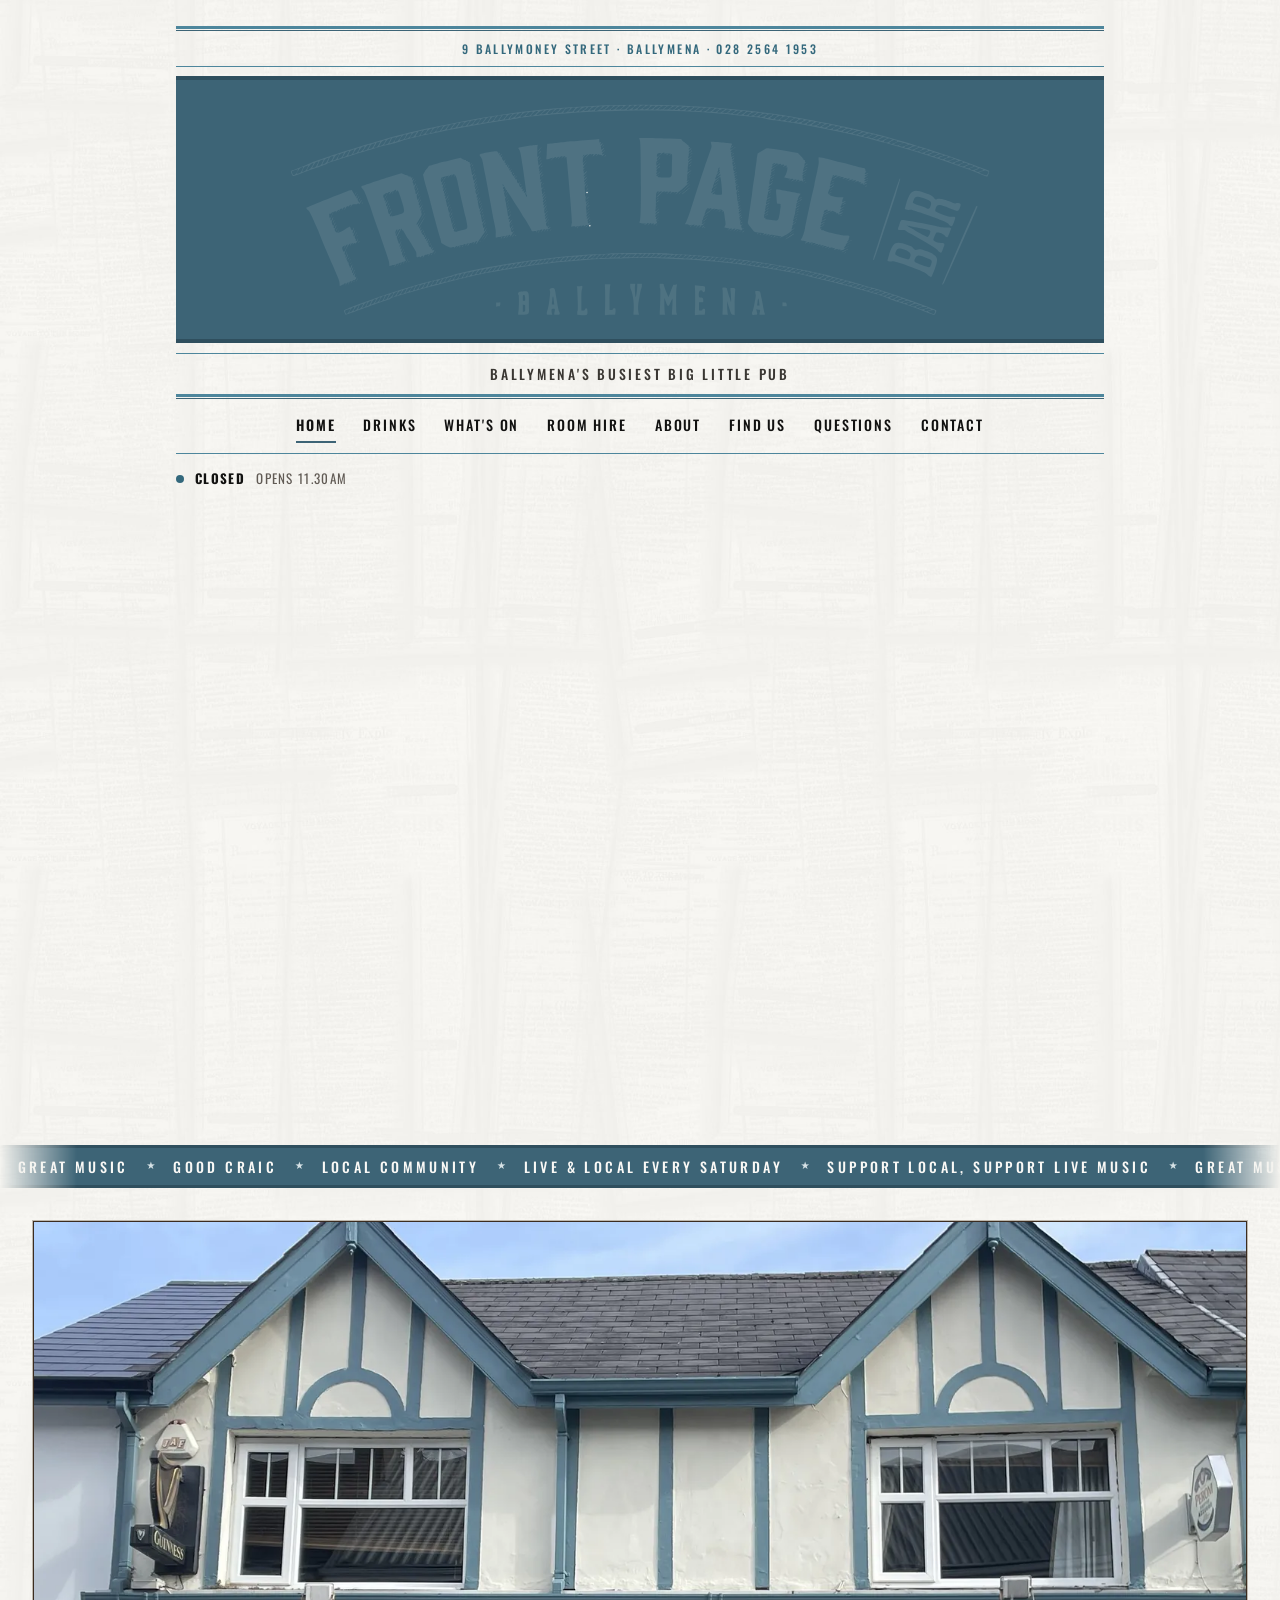
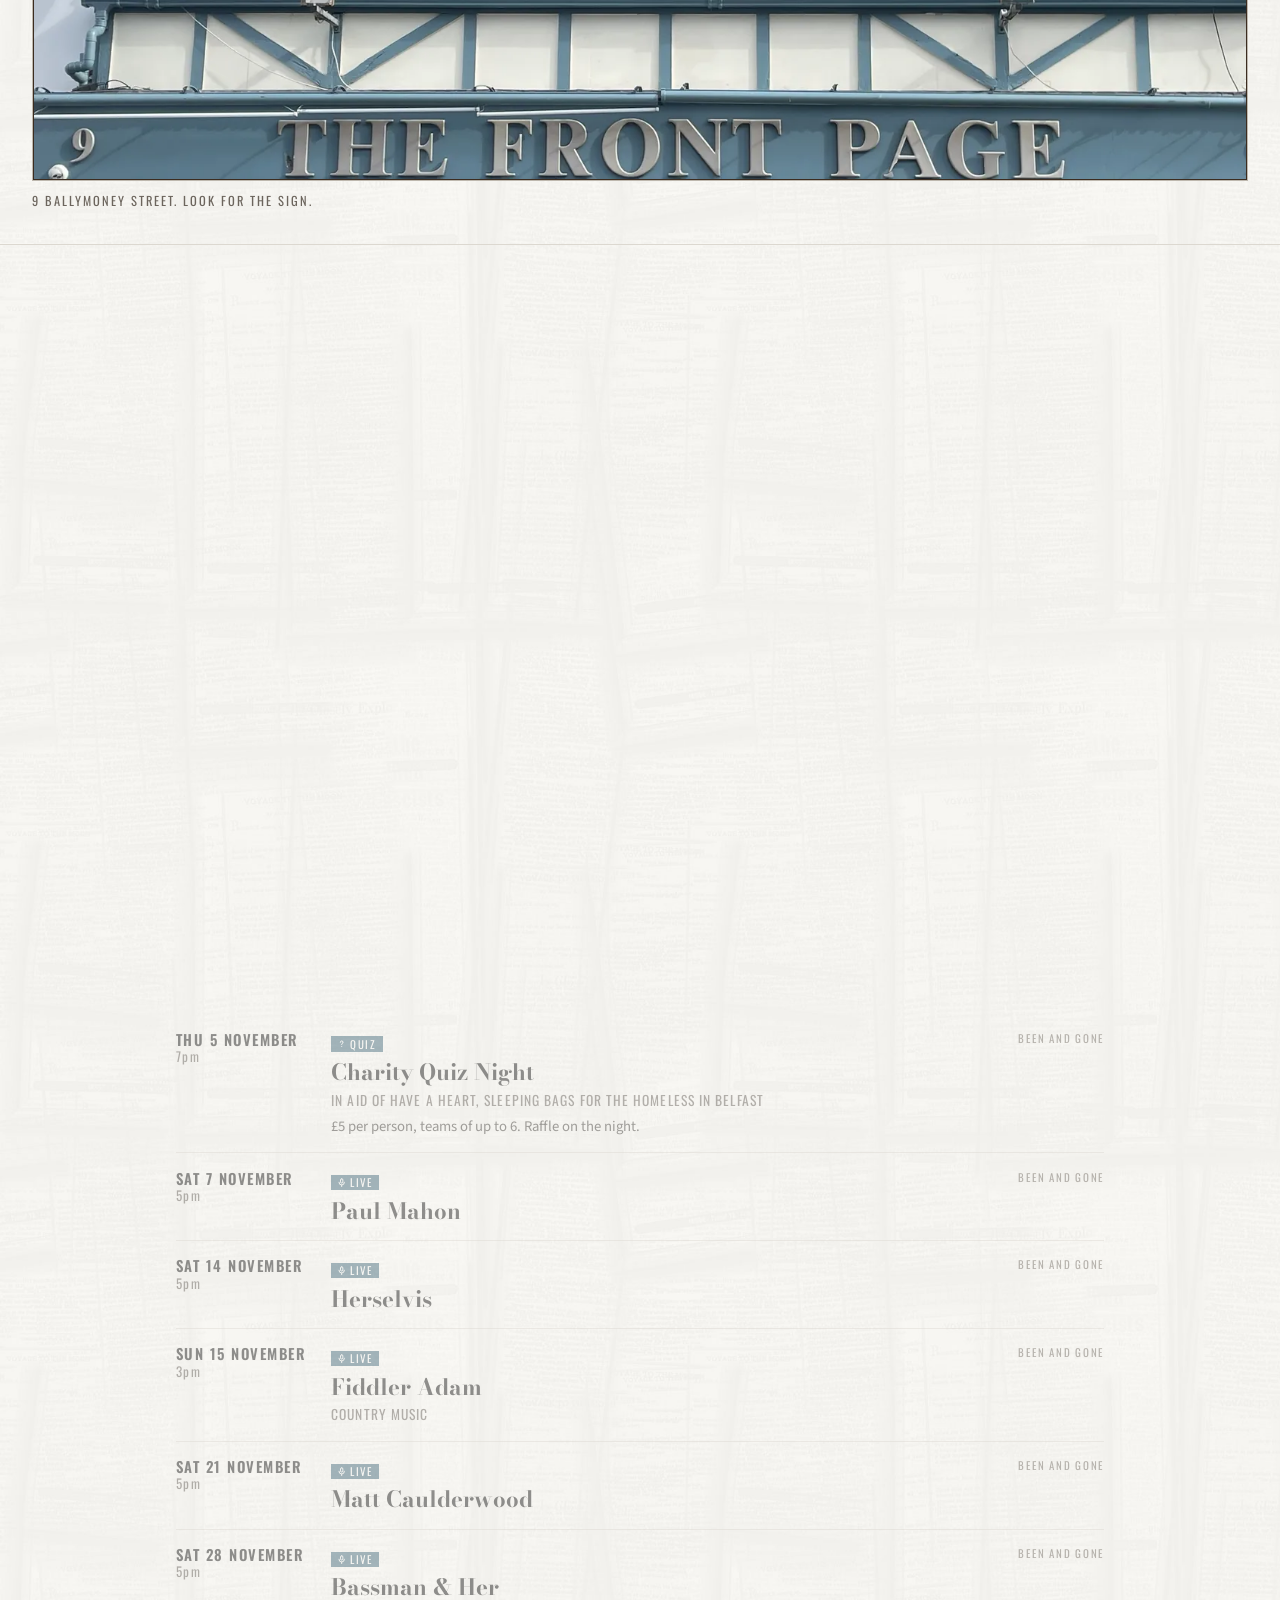
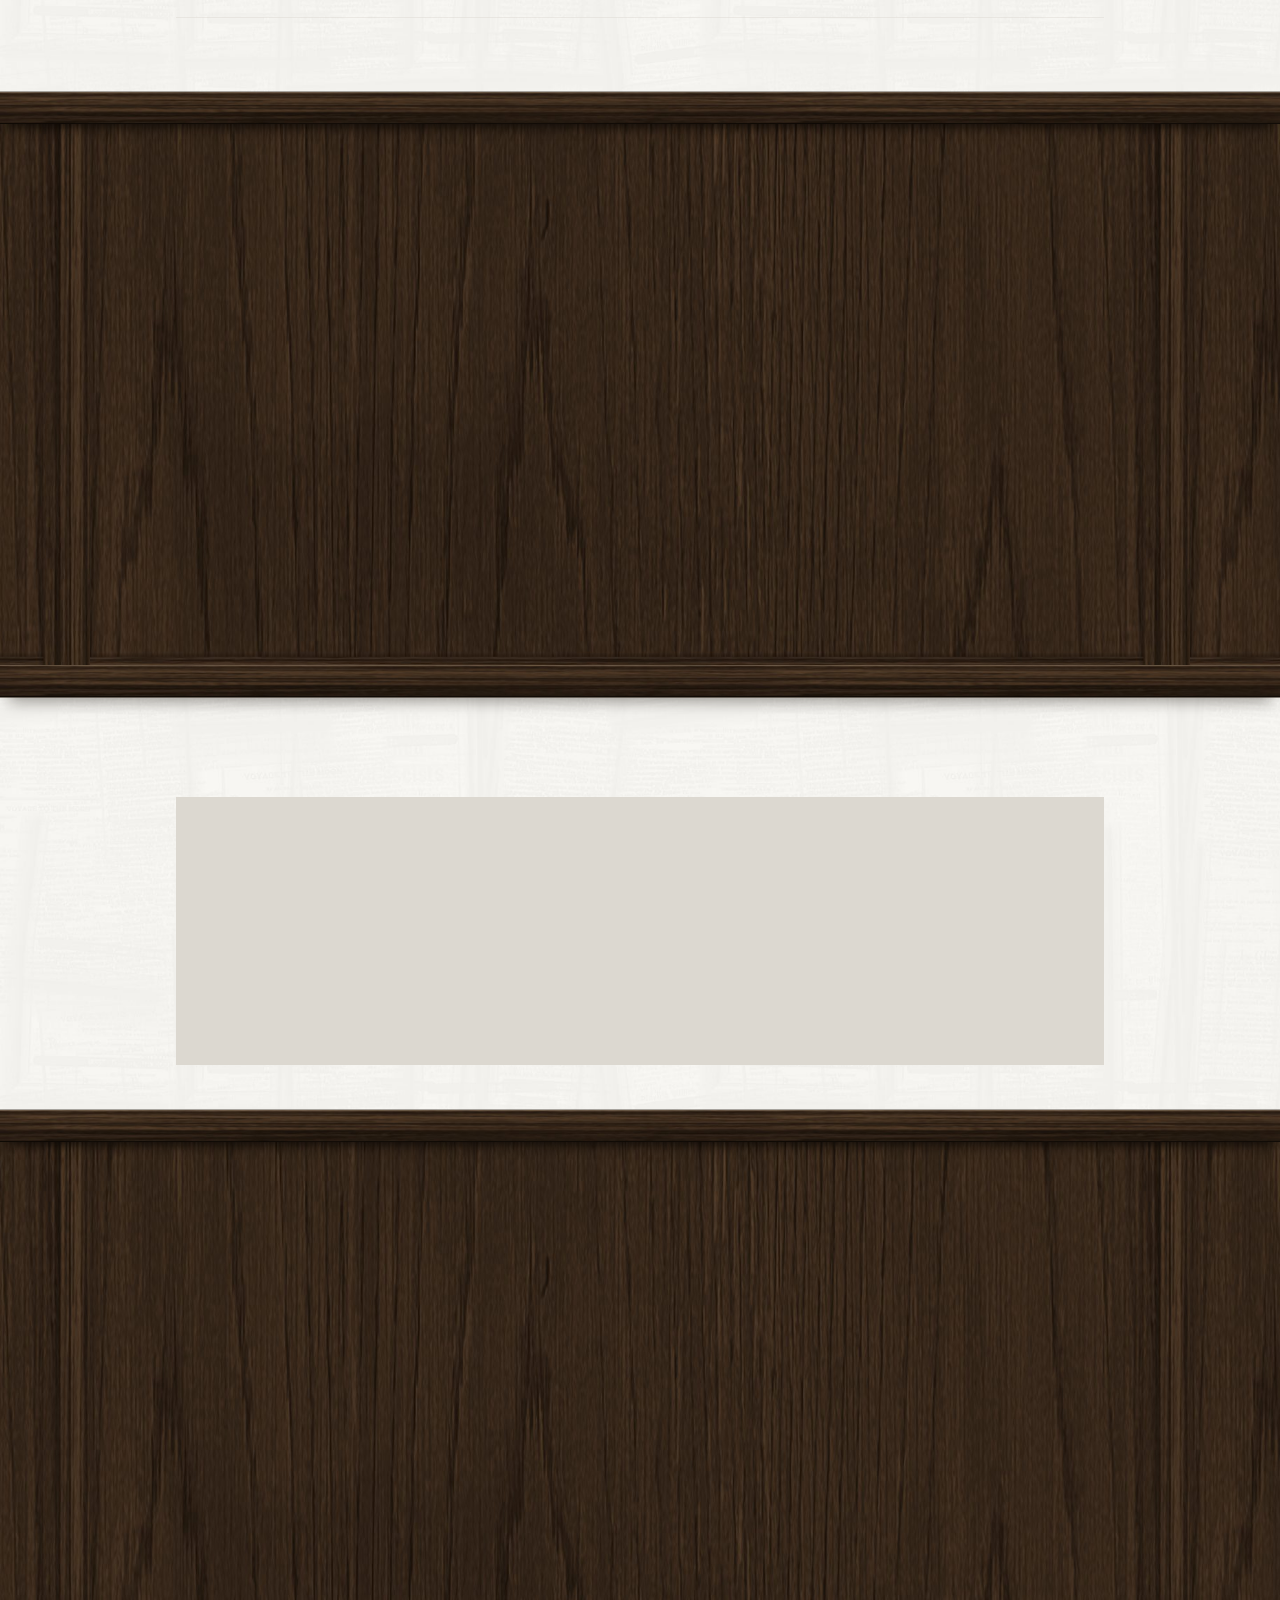
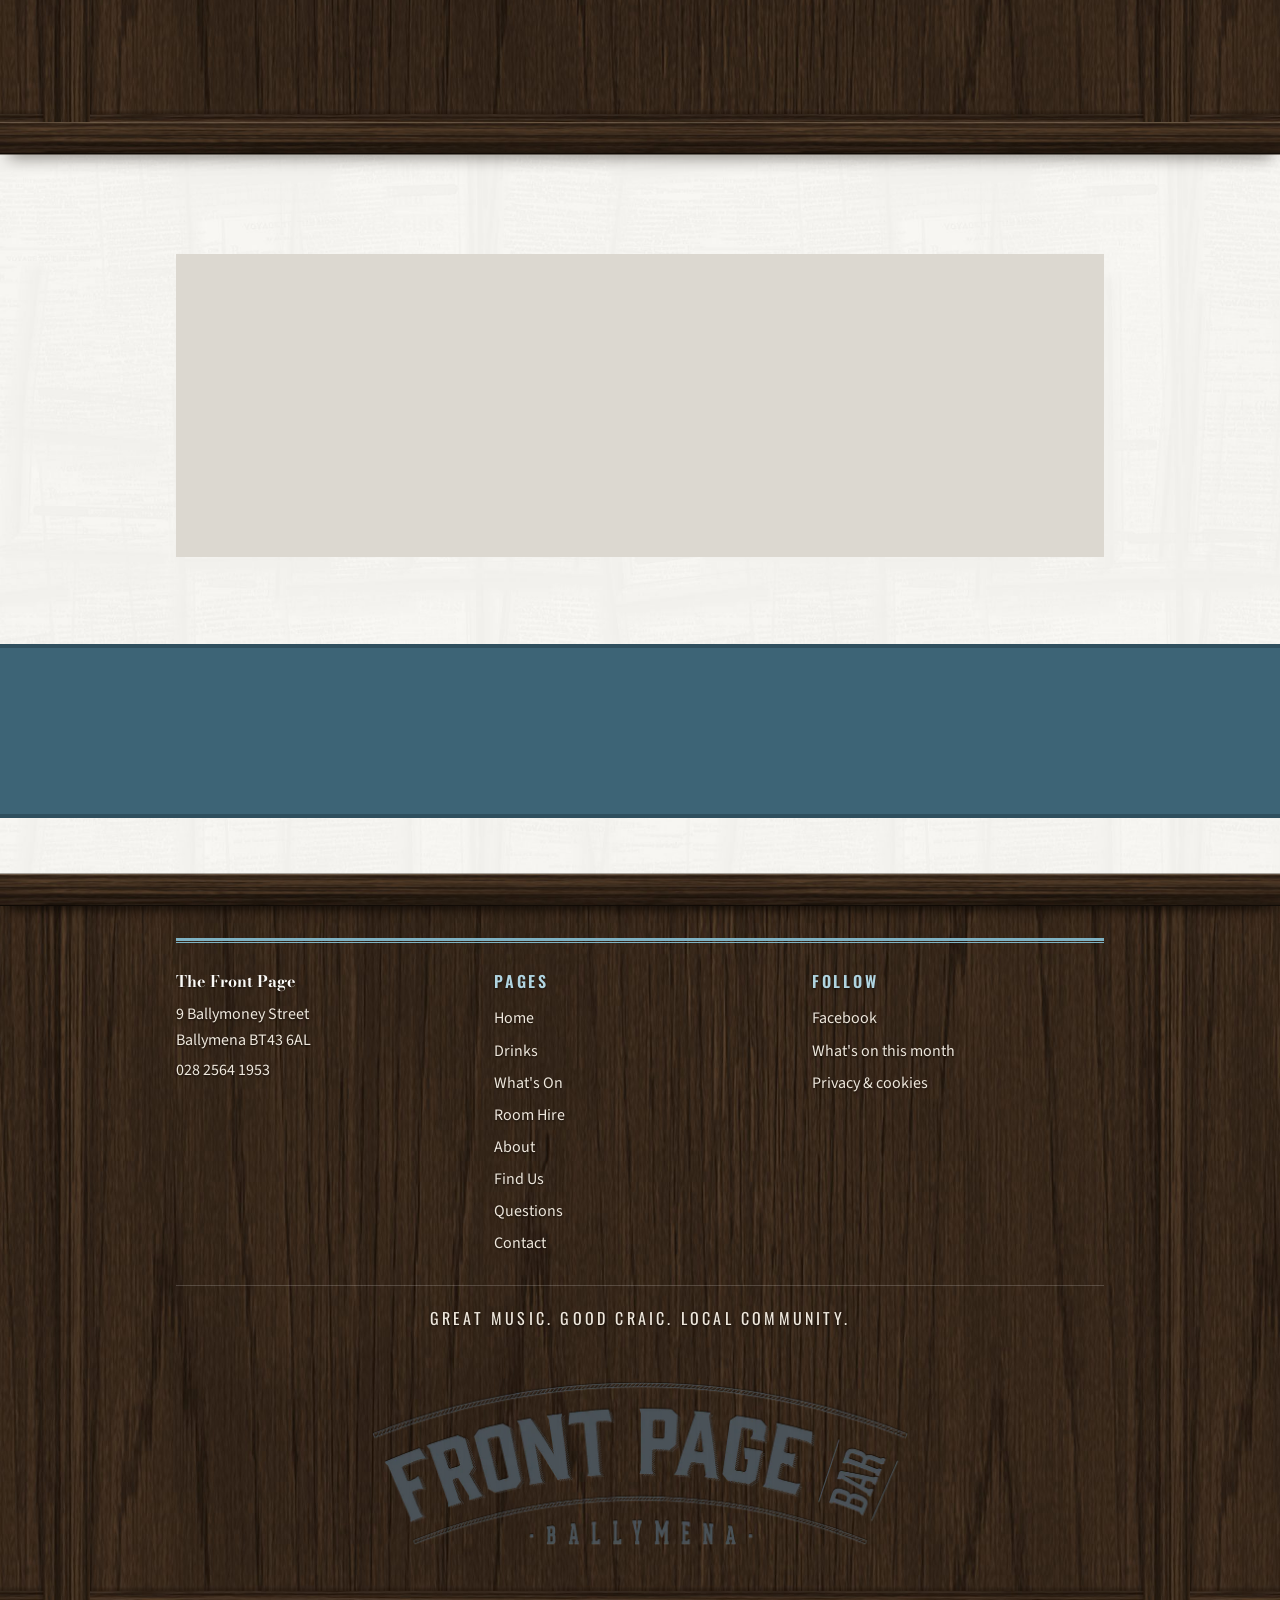
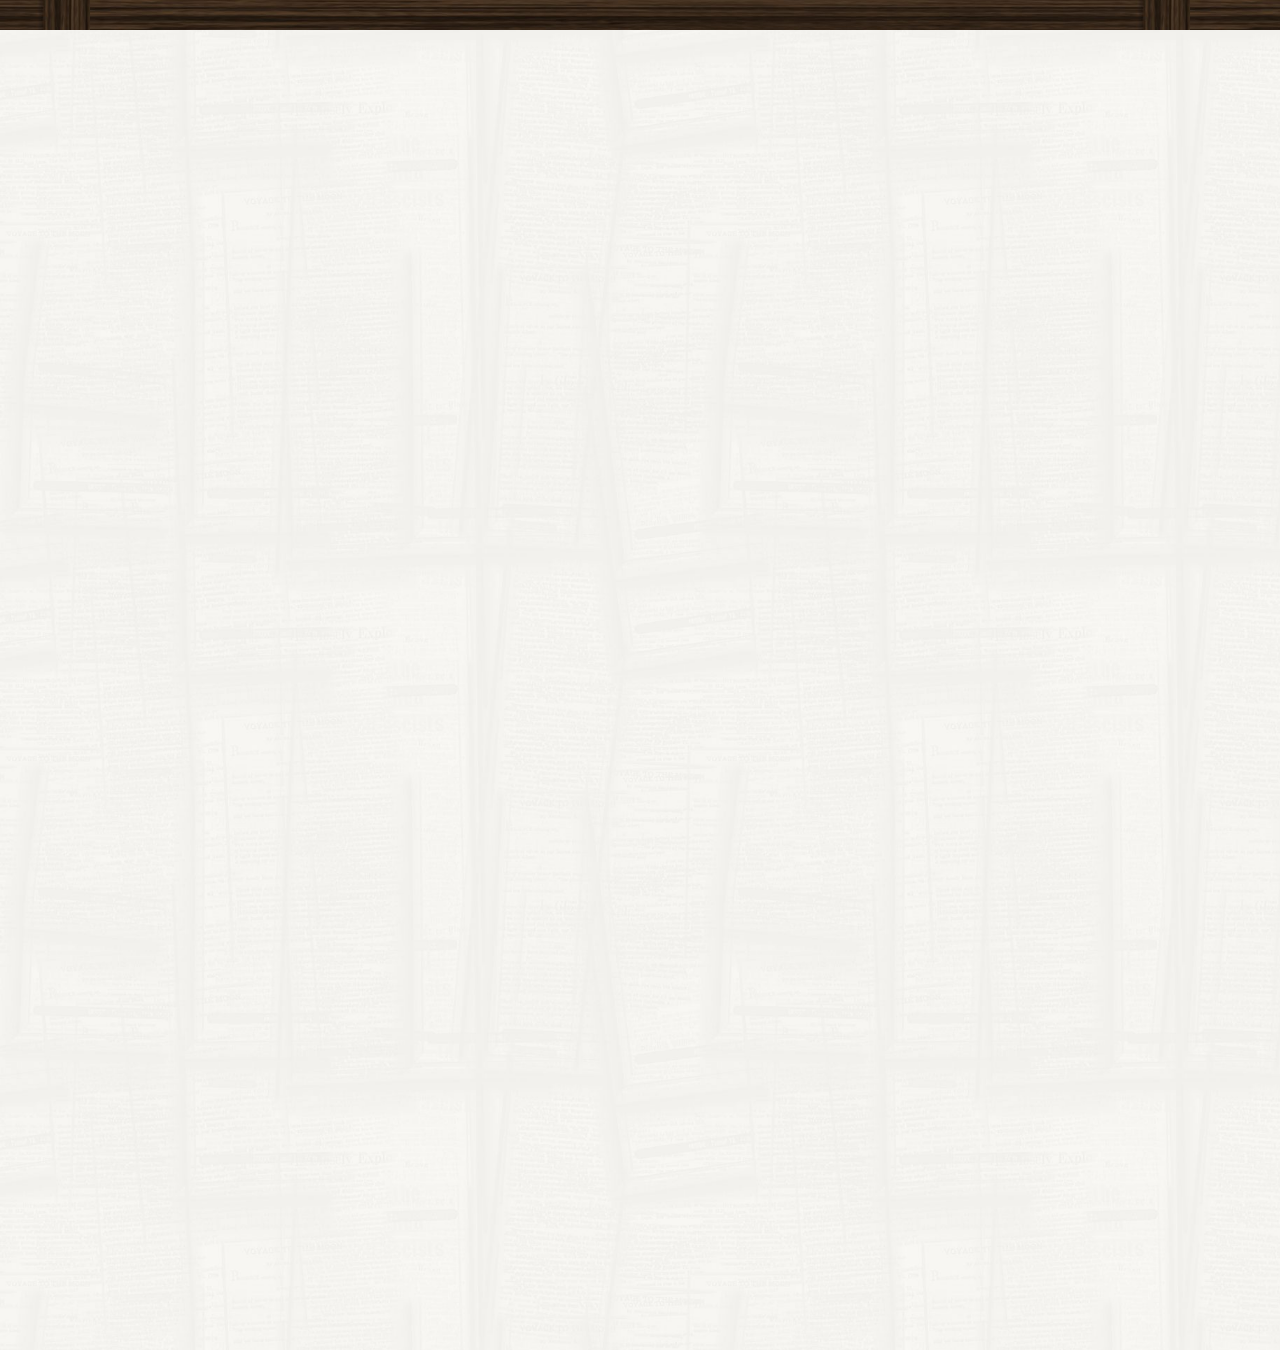
<file: index.html>
<!doctype html>
<html lang="en-GB" class="look-oak">
<head>
<meta charset="utf-8">
<meta name="viewport" content="width=device-width, initial-scale=1">
<title>The Front Page Bar, Ballymena | Live music every Saturday</title>
<meta name="description" content="A town centre pub on Ballymoney Street, Ballymena, with a local act on every Saturday from 5pm. Free in. Named after the old newspaper office next door.">

<link rel="canonical" href="https://thefrontpagebar.com/index.html">
<meta property="og:type" content="website">
<meta property="og:site_name" content="The Front Page Bar">
<meta property="og:title" content="The Front Page Bar, Ballymena | Live music every Saturday">
<meta property="og:description" content="A town centre pub on Ballymoney Street, Ballymena, with a local act on every Saturday from 5pm. Free in. Named after the old newspaper office next door.">
<meta property="og:url" content="https://thefrontpagebar.com/index.html">
<meta name="twitter:card" content="summary_large_image">
<link rel="icon" href="favicon.ico" sizes="48x48">
<link rel="icon" href="assets/img/favicon-32.png" sizes="32x32" type="image/png">
<link rel="apple-touch-icon" href="assets/img/apple-touch-icon.png">
<link rel="manifest" href="site.webmanifest">
<meta name="theme-color" content="#3D6476">
<link rel="preconnect" href="https://fonts.googleapis.com">
<link rel="preconnect" href="https://fonts.gstatic.com" crossorigin>
<link rel="stylesheet" href="https://fonts.googleapis.com/css2?family=Bodoni+Moda:opsz,wght@6..96,600;6..96,700;6..96,900&family=Oswald:wght@400;500;600&family=Source+Sans+3:ital,wght@0,400;0,600;1,400&display=swap">
<link rel="stylesheet" href="assets/css/site.css?v=8496f734">
<script>(function(){var d=document.documentElement;try{var n=performance.getEntriesByType&&performance.getEntriesByType("navigation")[0];var r=n?n.type==="reload":(performance.navigation&&performance.navigation.type===1);if(location.hash||(!r&&sessionStorage.getItem("fp-turned")==="1"))d.className+=" no-turn";else d.className+=" fp-intro";}catch(e){}})();</script>
<script type="application/ld+json">{"@context":"https://schema.org","@type":"BarOrPub","@id":"https://thefrontpagebar.com/#pub","name":"The Front Page Bar","description":"A town centre pub in Ballymena with live local music every Saturday, named after the newspaper office that once stood next door.","url":"https://thefrontpagebar.com/","telephone":"+442825641953","address":{"@type":"PostalAddress","streetAddress":"9 Ballymoney Street","addressLocality":"Ballymena","addressRegion":"County Antrim","postalCode":"BT43 6AL","addressCountry":"GB"},"sameAs":["https://www.facebook.com/people/Front-Page-Bar-Ballymena/61566848323010/"],"servesCuisine":[],"geo":{"@type":"GeoCoordinates","latitude":"54.86465","longitude":"-6.27619"},"openingHoursSpecification":[{"@type":"OpeningHoursSpecification","dayOfWeek":"https://schema.org/Monday","opens":"11:30","closes":"00:00"},{"@type":"OpeningHoursSpecification","dayOfWeek":"https://schema.org/Tuesday","opens":"11:30","closes":"00:00"},{"@type":"OpeningHoursSpecification","dayOfWeek":"https://schema.org/Wednesday","opens":"11:30","closes":"00:00"},{"@type":"OpeningHoursSpecification","dayOfWeek":"https://schema.org/Thursday","opens":"11:30","closes":"00:00"},{"@type":"OpeningHoursSpecification","dayOfWeek":"https://schema.org/Friday","opens":"11:30","closes":"01:00"},{"@type":"OpeningHoursSpecification","dayOfWeek":"https://schema.org/Saturday","opens":"11:30","closes":"01:30"},{"@type":"OpeningHoursSpecification","dayOfWeek":"https://schema.org/Sunday","opens":"11:30","closes":"00:00"}]}</script><script type="application/ld+json">{"@context":"https://schema.org","@type":"WebSite","name":"The Front Page Bar","url":"https://thefrontpagebar.com/"}</script><script type="application/ld+json">{"@context":"https://schema.org","@type":"Event","name":"Charity Quiz Night in aid of Have a Heart, sleeping bags for the homeless in Belfast","startDate":"2026-11-05T19:00:00+00:00","eventStatus":"https://schema.org/EventScheduled","eventAttendanceMode":"https://schema.org/OfflineEventAttendanceMode","location":{"@type":"Place","name":"The Front Page Bar","address":{"@type":"PostalAddress","streetAddress":"9 Ballymoney Street","addressLocality":"Ballymena","postalCode":"BT43 6AL","addressCountry":"GB"}},"organizer":{"@type":"Organization","name":"The Front Page Bar","url":"https://thefrontpagebar.com/"},"isAccessibleForFree":false,"offers":{"@type":"Offer","price":"5.00","priceCurrency":"GBP","availability":"https://schema.org/InStock","url":"https://thefrontpagebar.com/whats-on.html"}}</script><script type="application/ld+json">{"@context":"https://schema.org","@type":"Event","name":"Paul Mahon","startDate":"2026-11-07T17:00:00+00:00","eventStatus":"https://schema.org/EventScheduled","eventAttendanceMode":"https://schema.org/OfflineEventAttendanceMode","location":{"@type":"Place","name":"The Front Page Bar","address":{"@type":"PostalAddress","streetAddress":"9 Ballymoney Street","addressLocality":"Ballymena","postalCode":"BT43 6AL","addressCountry":"GB"}},"organizer":{"@type":"Organization","name":"The Front Page Bar","url":"https://thefrontpagebar.com/"},"isAccessibleForFree":true,"offers":{"@type":"Offer","price":"0","priceCurrency":"GBP","availability":"https://schema.org/InStock","url":"https://thefrontpagebar.com/whats-on.html"}}</script><script type="application/ld+json">{"@context":"https://schema.org","@type":"Event","name":"Herselvis","startDate":"2026-11-14T17:00:00+00:00","eventStatus":"https://schema.org/EventScheduled","eventAttendanceMode":"https://schema.org/OfflineEventAttendanceMode","location":{"@type":"Place","name":"The Front Page Bar","address":{"@type":"PostalAddress","streetAddress":"9 Ballymoney Street","addressLocality":"Ballymena","postalCode":"BT43 6AL","addressCountry":"GB"}},"organizer":{"@type":"Organization","name":"The Front Page Bar","url":"https://thefrontpagebar.com/"},"isAccessibleForFree":true,"offers":{"@type":"Offer","price":"0","priceCurrency":"GBP","availability":"https://schema.org/InStock","url":"https://thefrontpagebar.com/whats-on.html"}}</script><script type="application/ld+json">{"@context":"https://schema.org","@type":"Event","name":"Fiddler Adam: Country music","startDate":"2026-11-15T15:00:00+00:00","eventStatus":"https://schema.org/EventScheduled","eventAttendanceMode":"https://schema.org/OfflineEventAttendanceMode","location":{"@type":"Place","name":"The Front Page Bar","address":{"@type":"PostalAddress","streetAddress":"9 Ballymoney Street","addressLocality":"Ballymena","postalCode":"BT43 6AL","addressCountry":"GB"}},"organizer":{"@type":"Organization","name":"The Front Page Bar","url":"https://thefrontpagebar.com/"},"isAccessibleForFree":true,"offers":{"@type":"Offer","price":"0","priceCurrency":"GBP","availability":"https://schema.org/InStock","url":"https://thefrontpagebar.com/whats-on.html"}}</script><script type="application/ld+json">{"@context":"https://schema.org","@type":"Event","name":"Matt Caulderwood","startDate":"2026-11-21T17:00:00+00:00","eventStatus":"https://schema.org/EventScheduled","eventAttendanceMode":"https://schema.org/OfflineEventAttendanceMode","location":{"@type":"Place","name":"The Front Page Bar","address":{"@type":"PostalAddress","streetAddress":"9 Ballymoney Street","addressLocality":"Ballymena","postalCode":"BT43 6AL","addressCountry":"GB"}},"organizer":{"@type":"Organization","name":"The Front Page Bar","url":"https://thefrontpagebar.com/"},"isAccessibleForFree":true,"offers":{"@type":"Offer","price":"0","priceCurrency":"GBP","availability":"https://schema.org/InStock","url":"https://thefrontpagebar.com/whats-on.html"}}</script><script type="application/ld+json">{"@context":"https://schema.org","@type":"Event","name":"Bassman & Her","startDate":"2026-11-28T17:00:00+00:00","eventStatus":"https://schema.org/EventScheduled","eventAttendanceMode":"https://schema.org/OfflineEventAttendanceMode","location":{"@type":"Place","name":"The Front Page Bar","address":{"@type":"PostalAddress","streetAddress":"9 Ballymoney Street","addressLocality":"Ballymena","postalCode":"BT43 6AL","addressCountry":"GB"}},"organizer":{"@type":"Organization","name":"The Front Page Bar","url":"https://thefrontpagebar.com/"},"isAccessibleForFree":true,"offers":{"@type":"Offer","price":"0","priceCurrency":"GBP","availability":"https://schema.org/InStock","url":"https://thefrontpagebar.com/whats-on.html"}}</script>
</head>
<body>
<div class="flip" id="flip" aria-hidden="true"><div class="flip__veil"></div><div class="flip__stack"><div class="flip__p" style="--dx:93%;--dy:3%;--dz:261px;--rx:41deg;--ry:-73deg;--rz:-124deg;--n:0"><div class="flip__leaf"><div class="flip__col"><i class="flip__hl" style="--w:91%"></i><i class="flip__tx" style="--h:98px;--lead:10px"></i><i class="flip__hl" style="--w:90%"></i><i class="flip__img"></i><i class="flip__tx" style="--h:142px;--lead:10px"></i><i class="flip__hl" style="--w:77%"></i><i class="flip__tx" style="--h:153px;--lead:10px"></i></div><div class="flip__col"><i class="flip__hl" style="--w:91%"></i><i class="flip__tx" style="--h:142px;--lead:13px"></i><i class="flip__hl" style="--w:93%"></i><i class="flip__tx" style="--h:146px;--lead:13px"></i><i class="flip__hl" style="--w:77%"></i><i class="flip__img"></i><i class="flip__tx" style="--h:133px;--lead:13px"></i></div><div class="flip__col"><i class="flip__hl" style="--w:87%"></i><i class="flip__tx" style="--h:130px;--lead:12px"></i><i class="flip__hl" style="--w:90%"></i><i class="flip__tx" style="--h:129px;--lead:12px"></i><i class="flip__hl" style="--w:74%"></i><i class="flip__tx" style="--h:83px;--lead:12px"></i></div><div class="flip__col"><i class="flip__hl" style="--w:96%"></i><i class="flip__tx" style="--h:154px;--lead:11px"></i><i class="flip__hl" style="--w:79%"></i><i class="flip__tx" style="--h:169px;--lead:11px"></i><i class="flip__hl" style="--w:85%"></i><i class="flip__img"></i><i class="flip__tx" style="--h:87px;--lead:11px"></i></div><i class="flip__clip" style="--l:6%;--t:28%;--w:26%;--h:27%;--r:4deg"></i><i class="flip__clip" style="--l:19%;--t:31%;--w:45%;--h:18%;--r:4deg"></i></div></div><div class="flip__p" style="--dx:19%;--dy:76%;--dz:267px;--rx:-60deg;--ry:40deg;--rz:71deg;--n:1"><div class="flip__leaf"><div class="flip__col"><i class="flip__hl" style="--w:76%"></i><i class="flip__tx" style="--h:154px;--lead:11px"></i><i class="flip__hl" style="--w:93%"></i><i class="flip__img"></i><i class="flip__tx" style="--h:105px;--lead:11px"></i><i class="flip__hl" style="--w:70%"></i><i class="flip__tx" style="--h:95px;--lead:11px"></i></div><div class="flip__col"><i class="flip__hl" style="--w:76%"></i><i class="flip__img"></i><i class="flip__tx" style="--h:167px;--lead:12px"></i><i class="flip__hl" style="--w:89%"></i><i class="flip__tx" style="--h:140px;--lead:12px"></i><i class="flip__hl" style="--w:90%"></i><i class="flip__tx" style="--h:89px;--lead:12px"></i></div><div class="flip__col"><i class="flip__hl" style="--w:87%"></i><i class="flip__tx" style="--h:108px;--lead:11px"></i><i class="flip__hl" style="--w:84%"></i><i class="flip__tx" style="--h:151px;--lead:11px"></i><i class="flip__hl" style="--w:91%"></i><i class="flip__img"></i><i class="flip__tx" style="--h:114px;--lead:11px"></i></div><div class="flip__col"><i class="flip__hl" style="--w:80%"></i><i class="flip__img"></i><i class="flip__tx" style="--h:165px;--lead:13px"></i><i class="flip__hl" style="--w:89%"></i><i class="flip__img"></i><i class="flip__tx" style="--h:160px;--lead:13px"></i><i class="flip__hl" style="--w:92%"></i><i class="flip__img"></i><i class="flip__tx" style="--h:80px;--lead:13px"></i></div><i class="flip__clip" style="--l:27%;--t:49%;--w:26%;--h:30%;--r:4deg"></i><i class="flip__clip" style="--l:41%;--t:28%;--w:42%;--h:19%;--r:7deg"></i></div></div><div class="flip__p" style="--dx:25%;--dy:124%;--dz:316px;--rx:28deg;--ry:-35deg;--rz:-152deg;--n:2"><div class="flip__leaf"><div class="flip__col"><i class="flip__hl" style="--w:80%"></i><i class="flip__tx" style="--h:94px;--lead:12px"></i><i class="flip__hl" style="--w:90%"></i><i class="flip__tx" style="--h:125px;--lead:12px"></i><i class="flip__hl" style="--w:89%"></i><i class="flip__img"></i><i class="flip__tx" style="--h:99px;--lead:12px"></i></div><div class="flip__col"><i class="flip__hl" style="--w:92%"></i><i class="flip__tx" style="--h:95px;--lead:11px"></i><i class="flip__hl" style="--w:71%"></i><i class="flip__tx" style="--h:79px;--lead:11px"></i><i class="flip__hl" style="--w:74%"></i><i class="flip__tx" style="--h:171px;--lead:11px"></i></div><div class="flip__col"><i class="flip__hl" style="--w:86%"></i><i class="flip__tx" style="--h:125px;--lead:13px"></i><i class="flip__hl" style="--w:85%"></i><i class="flip__tx" style="--h:113px;--lead:13px"></i><i class="flip__hl" style="--w:85%"></i><i class="flip__tx" style="--h:140px;--lead:13px"></i></div><div class="flip__col"><i class="flip__hl" style="--w:87%"></i><i class="flip__tx" style="--h:134px;--lead:10px"></i><i class="flip__hl" style="--w:92%"></i><i class="flip__tx" style="--h:104px;--lead:10px"></i><i class="flip__hl" style="--w:82%"></i><i class="flip__tx" style="--h:85px;--lead:10px"></i></div><i class="flip__clip" style="--l:37%;--t:43%;--w:33%;--h:29%;--r:-9deg"></i><i class="flip__clip" style="--l:48%;--t:52%;--w:42%;--h:29%;--r:-9deg"></i></div></div><div class="flip__p" style="--dx:-110%;--dy:54%;--dz:301px;--rx:-40deg;--ry:75deg;--rz:136deg;--n:3"><div class="flip__leaf"><div class="flip__col"><i class="flip__hl" style="--w:72%"></i><i class="flip__img"></i><i class="flip__tx" style="--h:147px;--lead:10px"></i><i class="flip__hl" style="--w:84%"></i><i class="flip__tx" style="--h:129px;--lead:10px"></i><i class="flip__hl" style="--w:72%"></i><i class="flip__tx" style="--h:160px;--lead:10px"></i></div><div class="flip__col"><i class="flip__hl" style="--w:87%"></i><i class="flip__img"></i><i class="flip__tx" style="--h:105px;--lead:10px"></i><i class="flip__hl" style="--w:80%"></i><i class="flip__img"></i><i class="flip__tx" style="--h:125px;--lead:10px"></i><i class="flip__hl" style="--w:94%"></i><i class="flip__tx" style="--h:168px;--lead:10px"></i></div><div class="flip__col"><i class="flip__hl" style="--w:92%"></i><i class="flip__img"></i><i class="flip__tx" style="--h:160px;--lead:12px"></i><i class="flip__hl" style="--w:89%"></i><i class="flip__tx" style="--h:94px;--lead:12px"></i><i class="flip__hl" style="--w:95%"></i><i class="flip__tx" style="--h:170px;--lead:12px"></i></div><div class="flip__col"><i class="flip__hl" style="--w:87%"></i><i class="flip__img"></i><i class="flip__tx" style="--h:164px;--lead:12px"></i><i class="flip__hl" style="--w:86%"></i><i class="flip__img"></i><i class="flip__tx" style="--h:107px;--lead:12px"></i><i class="flip__hl" style="--w:81%"></i><i class="flip__tx" style="--h:97px;--lead:12px"></i></div><i class="flip__clip" style="--l:28%;--t:32%;--w:30%;--h:23%;--r:7deg"></i><i class="flip__clip" style="--l:38%;--t:50%;--w:41%;--h:32%;--r:7deg"></i></div></div><div class="flip__p" style="--dx:-124%;--dy:-7%;--dz:341px;--rx:60deg;--ry:-47deg;--rz:-88deg;--n:4"><div class="flip__leaf"><div class="flip__col"><i class="flip__hl" style="--w:96%"></i><i class="flip__tx" style="--h:93px;--lead:11px"></i><i class="flip__hl" style="--w:72%"></i><i class="flip__tx" style="--h:168px;--lead:11px"></i><i class="flip__hl" style="--w:81%"></i><i class="flip__tx" style="--h:99px;--lead:11px"></i></div><div class="flip__col"><i class="flip__hl" style="--w:88%"></i><i class="flip__tx" style="--h:158px;--lead:10px"></i><i class="flip__hl" style="--w:72%"></i><i class="flip__tx" style="--h:158px;--lead:10px"></i><i class="flip__hl" style="--w:77%"></i><i class="flip__img"></i><i class="flip__tx" style="--h:88px;--lead:10px"></i></div><div class="flip__col"><i class="flip__hl" style="--w:78%"></i><i class="flip__tx" style="--h:132px;--lead:11px"></i><i class="flip__hl" style="--w:82%"></i><i class="flip__img"></i><i class="flip__tx" style="--h:109px;--lead:11px"></i><i class="flip__hl" style="--w:71%"></i><i class="flip__tx" style="--h:162px;--lead:11px"></i></div><div class="flip__col"><i class="flip__hl" style="--w:87%"></i><i class="flip__tx" style="--h:167px;--lead:10px"></i><i class="flip__hl" style="--w:91%"></i><i class="flip__tx" style="--h:154px;--lead:10px"></i><i class="flip__hl" style="--w:88%"></i><i class="flip__tx" style="--h:142px;--lead:10px"></i></div><i class="flip__clip" style="--l:26%;--t:46%;--w:42%;--h:31%;--r:7deg"></i><i class="flip__clip" style="--l:13%;--t:51%;--w:44%;--h:23%;--r:4deg"></i></div></div><div class="flip__p" style="--dx:-38%;--dy:-98%;--dz:240px;--rx:-32deg;--ry:55deg;--rz:162deg;--n:5"><div class="flip__leaf"><div class="flip__col"><i class="flip__hl" style="--w:89%"></i><i class="flip__tx" style="--h:91px;--lead:11px"></i><i class="flip__hl" style="--w:83%"></i><i class="flip__tx" style="--h:141px;--lead:11px"></i><i class="flip__hl" style="--w:83%"></i><i class="flip__tx" style="--h:133px;--lead:11px"></i></div><div class="flip__col"><i class="flip__hl" style="--w:86%"></i><i class="flip__img"></i><i class="flip__tx" style="--h:161px;--lead:12px"></i><i class="flip__hl" style="--w:95%"></i><i class="flip__tx" style="--h:138px;--lead:12px"></i><i class="flip__hl" style="--w:89%"></i><i class="flip__img"></i><i class="flip__tx" style="--h:144px;--lead:12px"></i></div><div class="flip__col"><i class="flip__hl" style="--w:93%"></i><i class="flip__img"></i><i class="flip__tx" style="--h:140px;--lead:10px"></i><i class="flip__hl" style="--w:80%"></i><i class="flip__tx" style="--h:94px;--lead:10px"></i><i class="flip__hl" style="--w:81%"></i><i class="flip__tx" style="--h:158px;--lead:10px"></i></div><div class="flip__col"><i class="flip__hl" style="--w:71%"></i><i class="flip__img"></i><i class="flip__tx" style="--h:145px;--lead:11px"></i><i class="flip__hl" style="--w:76%"></i><i class="flip__tx" style="--h:104px;--lead:11px"></i><i class="flip__hl" style="--w:90%"></i><i class="flip__img"></i><i class="flip__tx" style="--h:109px;--lead:11px"></i></div><i class="flip__clip" style="--l:15%;--t:17%;--w:43%;--h:31%;--r:-9deg"></i><i class="flip__clip" style="--l:52%;--t:31%;--w:26%;--h:22%;--r:-90deg"></i></div></div><div class="flip__p" style="--dx:30%;--dy:-70%;--dz:278px;--rx:44deg;--ry:-38deg;--rz:-59deg;--n:6"><div class="flip__leaf"><div class="flip__col"><i class="flip__hl" style="--w:90%"></i><i class="flip__tx" style="--h:145px;--lead:12px"></i><i class="flip__hl" style="--w:91%"></i><i class="flip__img"></i><i class="flip__tx" style="--h:82px;--lead:12px"></i><i class="flip__hl" style="--w:96%"></i><i class="flip__tx" style="--h:151px;--lead:12px"></i></div><div class="flip__col"><i class="flip__hl" style="--w:85%"></i><i class="flip__tx" style="--h:129px;--lead:10px"></i><i class="flip__hl" style="--w:70%"></i><i class="flip__img"></i><i class="flip__tx" style="--h:165px;--lead:10px"></i><i class="flip__hl" style="--w:90%"></i><i class="flip__img"></i><i class="flip__tx" style="--h:104px;--lead:10px"></i></div><div class="flip__col"><i class="flip__hl" style="--w:88%"></i><i class="flip__tx" style="--h:127px;--lead:10px"></i><i class="flip__hl" style="--w:86%"></i><i class="flip__tx" style="--h:103px;--lead:10px"></i><i class="flip__hl" style="--w:89%"></i><i class="flip__tx" style="--h:120px;--lead:10px"></i></div><div class="flip__col"><i class="flip__hl" style="--w:72%"></i><i class="flip__img"></i><i class="flip__tx" style="--h:80px;--lead:12px"></i><i class="flip__hl" style="--w:75%"></i><i class="flip__tx" style="--h:166px;--lead:12px"></i><i class="flip__hl" style="--w:90%"></i><i class="flip__img"></i><i class="flip__tx" style="--h:81px;--lead:12px"></i></div><i class="flip__clip" style="--l:4%;--t:22%;--w:45%;--h:19%;--r:-5deg"></i><i class="flip__clip" style="--l:41%;--t:26%;--w:38%;--h:18%;--r:-90deg"></i></div></div><div class="flip__p flip__p--front" style="--n:7"><div class="flip__leaf"><div class="flip__mast"></div><div class="flip__col"><i class="flip__hl" style="--w:86%"></i><i class="flip__img"></i><i class="flip__tx" style="--h:94px;--lead:11px"></i><i class="flip__hl" style="--w:71%"></i><i class="flip__tx" style="--h:128px;--lead:11px"></i><i class="flip__hl" style="--w:86%"></i><i class="flip__img"></i><i class="flip__tx" style="--h:122px;--lead:11px"></i><i class="flip__hl" style="--w:94%"></i><i class="flip__tx" style="--h:118px;--lead:11px"></i></div><div class="flip__col"><i class="flip__hl" style="--w:90%"></i><i class="flip__tx" style="--h:133px;--lead:11px"></i><i class="flip__hl" style="--w:74%"></i><i class="flip__tx" style="--h:105px;--lead:11px"></i><i class="flip__hl" style="--w:93%"></i><i class="flip__tx" style="--h:155px;--lead:11px"></i><i class="flip__hl" style="--w:88%"></i><i class="flip__img"></i><i class="flip__tx" style="--h:132px;--lead:11px"></i></div><div class="flip__col"><i class="flip__hl" style="--w:77%"></i><i class="flip__tx" style="--h:154px;--lead:12px"></i><i class="flip__hl" style="--w:92%"></i><i class="flip__tx" style="--h:160px;--lead:12px"></i><i class="flip__hl" style="--w:96%"></i><i class="flip__img"></i><i class="flip__tx" style="--h:81px;--lead:12px"></i><i class="flip__hl" style="--w:95%"></i><i class="flip__tx" style="--h:149px;--lead:12px"></i></div><div class="flip__col"><i class="flip__hl" style="--w:84%"></i><i class="flip__img"></i><i class="flip__tx" style="--h:159px;--lead:13px"></i><i class="flip__hl" style="--w:87%"></i><i class="flip__tx" style="--h:162px;--lead:13px"></i><i class="flip__hl" style="--w:80%"></i><i class="flip__tx" style="--h:129px;--lead:13px"></i><i class="flip__hl" style="--w:74%"></i><i class="flip__img"></i><i class="flip__tx" style="--h:162px;--lead:13px"></i></div><i class="flip__clip" style="--l:18%;--t:23%;--w:31%;--h:27%;--r:-90deg"></i><i class="flip__clip" style="--l:36%;--t:55%;--w:38%;--h:35%;--r:-9deg"></i></div></div><div class="flip__mask"></div><div class="flip__lid"></div><div class="flip__crease"></div><div class="flip__wad"><i style="--k:0"></i><i style="--k:1"></i><i style="--k:2"></i></div><i class="flip__tie flip__tie--l"></i><i class="flip__tie flip__tie--r"></i><i class="flip__tie flip__tie--t"></i><i class="flip__tie flip__tie--b"></i></div></div>
<a class="skip" href="#main">Skip to content</a>
<div class="runhead" id="runhead">
  <div class="runhead__in sheet">
    <a class="runhead__name" href="index.html"><picture><source type="image/webp" srcset="assets/img/logo-sm.webp?v=aea6c464"><img src="assets/img/logo-sm.png?v=f793d2e6" width="420" height="132" alt="The Front Page Bar"></picture></a>
    <span class="runhead__mid">Ballymena's Busiest Big Little Pub</span>
    <button class="runhead__burger" type="button" id="burger2"
            aria-expanded="false" aria-controls="drawer">Menu</button>
  </div>
  <i class="runhead__bar" id="progress"></i>
</div>
<header class="mast">
  <div class="sheet">
    <div class="rule rule--d"></div>
    <p class="mast__kicker">9 Ballymoney Street &middot; Ballymena &middot; <a href="tel:+442825641953">028 2564 1953</a></p>
    <div class="rule"></div>
    <a class="mast__name" href="index.html"><svg class="plate plate--logo" viewBox="0 0 1502 461" style="aspect-ratio:1502/461" role="img" aria-label="The Front Page Bar, Ballymena" focusable="false"><g class="plate__g"><path pathLength="1" d="M1478 154C1416 130 1350 108 1290 92C1277 88 1264 85 1260 84C1228 73 1107 48 1040 39C1030 38 1020 36 1018 35C1015 34 971 29 947 27C938 26 928 25 925 25C837 16 702 16 599 24C565 26 505 32 493 34C490 35 477 37 464 39C383 51 283 71 242 83C237 85 221 90 206 93C164 105 88 129 84 131C84 132 75 135 65 139C55 142 38 148 29 152C8 160 11 159 8 154C5 147 5 147 12 145C22 141 44 132 48 130C59 125 123 104 173 89C184 86 197 82 201 81C254 64 381 38 455 27C649 -1 850 -1 1043 26C1077 31 1092 34 1154 46C1195 54 1259 69 1293 79C1351 95 1438 124 1456 132C1459 133 1469 137 1478 140C1488 144 1496 147 1496 147C1497 148 1492 160 1492 159C1491 159 1485 157 1478 154ZM14 155C16 155 20 150 21 145C22 143 22 143 15 145C11 147 8 148 8 148C7 148 11 156 11 156C11 156 13 156 14 155ZM1493 153L1495 149L1491 147C1487 146 1487 146 1481 148C1473 150 1473 150 1482 154C1491 157 1491 157 1493 153ZM24 152C27 151 28 149 30 145C33 138 33 138 28 140C25 141 17 153 19 153C19 153 21 153 24 152ZM36 147C37 147 39 145 41 141C44 134 44 134 41 136C36 137 35 138 32 143C31 146 30 148 30 149C30 149 30 149 31 149C32 149 34 148 36 147ZM1478 147C1485 145 1485 145 1480 143C1477 141 1476 141 1471 144C1464 146 1464 147 1468 148C1471 150 1472 150 1478 147ZM50 139C53 135 55 130 54 130C50 130 41 140 41 145C41 147 48 142 50 139ZM1469 143L1473 141L1469 139C1466 137 1465 137 1460 140C1453 142 1453 143 1457 144C1460 146 1463 145 1469 143ZM62 133C66 126 66 126 60 128C58 129 52 138 52 141C52 141 53 141 56 140C59 139 60 138 62 133ZM1458 139L1463 137L1460 135C1459 135 1457 134 1456 134C1455 134 1453 134 1451 135C1449 136 1446 137 1445 138L1442 139L1445 140C1450 142 1452 142 1458 139ZM73 129C77 122 77 122 71 124C68 125 67 127 65 131C62 138 62 138 66 136C70 135 71 134 73 129ZM1447 135L1452 133L1449 131C1445 129 1444 129 1437 132L1432 135L1434 136C1439 138 1442 138 1447 135ZM1438 130C1442 129 1441 128 1437 126C1433 125 1421 129 1422 131C1423 133 1429 134 1432 133C1434 132 1436 131 1438 130ZM78 132C80 131 82 129 84 125C88 118 87 118 83 120C80 121 79 122 76 127C72 134 73 134 78 132ZM95 121C98 115 98 115 93 116C90 117 89 119 87 123L84 129L88 128C91 127 93 125 95 121ZM1425 127C1431 125 1431 124 1426 123C1423 122 1422 122 1414 125L1410 127L1413 128C1417 130 1419 130 1425 127ZM101 123C103 123 109 113 109 112C107 110 100 114 98 120C94 126 94 126 101 123ZM1415 123L1420 121L1417 119C1413 118 1412 118 1405 120L1400 123L1402 124C1407 126 1410 126 1415 123ZM1403 120C1410 117 1410 117 1405 115C1402 114 1390 117 1390 120C1390 120 1395 122 1397 122C1397 122 1400 121 1403 120ZM111 120C114 119 115 117 117 114C120 107 120 107 117 109C112 110 111 111 108 116C105 122 106 122 111 120ZM128 110C131 104 131 104 127 105C124 106 122 108 120 112C116 119 116 119 121 117C124 116 126 114 128 110ZM1392 116C1399 114 1399 113 1394 112C1391 111 1390 111 1385 113C1379 116 1378 117 1382 118C1386 119 1387 118 1392 116ZM1382 113L1388 110L1384 109C1379 107 1379 107 1373 110L1367 113L1371 114C1376 116 1375 116 1382 113ZM133 113C135 113 137 111 139 107C142 101 142 100 139 102C134 103 133 104 130 110C128 115 128 115 133 113ZM150 104C153 97 153 97 148 99C146 100 144 101 142 105C138 112 138 111 143 110C146 109 147 108 150 104ZM1371 109C1377 107 1377 106 1372 105C1369 104 1368 104 1363 106C1357 109 1357 110 1360 111C1365 112 1367 111 1371 109ZM1360 106C1367 103 1367 103 1362 101C1358 101 1357 101 1352 103L1346 106L1349 107C1353 109 1354 109 1360 106ZM155 106C158 105 165 96 163 95C162 93 155 97 153 102C149 108 149 108 155 106ZM1350 103C1355 100 1355 99 1350 98C1347 97 1345 98 1341 100L1335 103L1339 104C1343 106 1344 106 1350 103ZM166 103C169 102 175 93 174 92C172 89 167 93 163 100C160 104 160 105 162 104C163 104 165 103 166 103ZM1344 96C1344 94 1336 94 1330 97C1324 100 1324 99 1331 102C1332 102 1344 98 1344 96ZM183 93C186 88 186 87 185 88C184 88 182 89 181 89C179 89 177 91 175 95C171 102 171 101 176 100C179 99 181 98 183 93ZM1328 96L1333 93L1329 92C1326 91 1325 91 1320 93C1314 96 1313 97 1317 98C1321 99 1323 98 1328 96ZM188 97C190 96 191 95 194 90C197 86 197 84 196 85C195 85 193 86 192 86C190 86 189 87 188 88C188 89 186 92 185 94C182 98 183 98 188 97ZM1318 93L1323 90L1319 89C1315 87 1314 87 1308 90L1303 93L1305 94C1310 96 1312 96 1318 93ZM199 93C204 92 211 80 207 81C202 82 200 84 197 89C194 95 194 95 199 93ZM1307 90L1312 87L1308 86C1303 84 1303 84 1297 87L1291 90L1295 91C1300 93 1301 93 1307 90ZM210 90C213 90 214 88 217 83C220 77 220 77 218 78C213 79 211 81 208 86C204 92 204 92 210 90ZM1295 87C1301 84 1302 83 1298 82C1296 82 1295 81 1294 81C1292 80 1281 87 1283 88C1284 88 1285 89 1286 89C1289 90 1290 89 1295 87ZM221 87C224 87 227 83 231 75C231 75 229 75 226 76C222 77 222 77 219 83C215 89 215 89 221 87ZM1285 83L1290 80L1286 79C1282 77 1281 78 1276 80C1271 83 1270 85 1274 86C1278 87 1279 86 1285 83ZM232 84C234 84 242 74 242 72C242 71 233 74 232 76C226 84 226 87 232 84ZM1275 76C1271 75 1270 75 1265 78L1259 81L1263 82C1267 83 1268 83 1273 80L1279 77L1275 76ZM250 75C253 69 253 69 248 70C246 71 244 72 241 76C237 83 237 82 242 81C246 80 247 79 250 75ZM1263 77L1268 74L1264 73C1260 72 1259 72 1254 75L1248 78L1252 79C1254 80 1256 80 1257 80C1257 80 1260 79 1263 77ZM255 78C257 77 265 68 263 67C262 66 255 69 254 71C253 72 252 74 251 76C249 79 249 80 250 79C251 79 253 78 255 78ZM1251 75C1257 72 1258 71 1252 70C1248 69 1247 70 1243 72L1237 75L1241 76C1246 78 1245 78 1251 75ZM265 75C268 75 269 73 272 69C275 65 275 63 274 64C273 64 271 65 270 65C268 65 266 67 263 71C259 77 259 77 265 75ZM1241 72L1246 69L1242 67C1238 67 1237 67 1234 69C1227 72 1226 73 1229 74C1234 75 1235 75 1241 72ZM277 73C279 72 281 71 283 67L287 61L283 62C280 62 278 63 278 63C278 63 277 65 275 68C271 74 271 74 277 73ZM1231 65C1227 64 1227 64 1221 67L1215 70L1219 71C1223 72 1224 72 1229 69L1235 66L1231 65ZM294 65C299 58 299 58 291 60C289 60 283 69 283 71C283 73 291 69 294 65ZM1219 66L1224 63L1220 62C1215 61 1202 67 1206 68C1207 68 1208 69 1209 69C1212 70 1213 69 1219 66ZM302 67C303 66 309 57 308 57C306 54 294 64 294 68C294 68 301 68 302 67ZM313 64C313 64 315 62 317 59C321 53 320 53 315 55C312 55 305 63 305 66C305 66 313 65 313 64ZM1208 63L1213 61L1210 60C1209 60 1207 59 1206 59C1205 59 1202 60 1199 62C1194 65 1194 65 1196 66C1200 67 1203 66 1208 63ZM1196 62C1202 59 1202 58 1197 57C1191 56 1180 63 1186 64C1190 65 1191 64 1196 62ZM324 62C325 61 331 52 331 52C330 52 329 52 327 52C323 53 321 54 316 62C316 64 322 63 324 62ZM1190 56C1188 53 1182 54 1177 57L1172 60L1175 61C1179 62 1180 62 1185 59C1188 58 1191 56 1190 56ZM333 60C334 60 337 57 339 54L343 49L340 50C336 50 334 51 331 55C326 61 326 62 328 61C329 61 331 60 333 60ZM1174 57C1179 54 1179 53 1174 52C1170 51 1159 57 1163 59C1167 60 1170 59 1174 57ZM344 58C346 57 348 56 350 52C355 46 355 46 347 48C345 48 339 57 339 58C339 59 340 59 344 58ZM1163 55C1166 53 1168 52 1168 51C1168 50 1160 49 1159 50C1158 50 1155 52 1153 53L1149 56L1152 57C1157 58 1158 58 1163 55ZM356 55C358 55 365 46 364 45C363 43 356 47 353 51C349 56 349 57 352 56C353 56 355 55 356 55ZM1152 52C1160 47 1152 45 1143 50C1138 53 1138 54 1146 55C1146 55 1149 54 1152 52ZM367 53C368 53 370 51 373 48L377 42L374 43C372 43 370 43 369 43C368 43 361 53 361 54C361 54 362 54 363 54C364 54 366 53 367 53ZM1145 47C1146 47 1145 46 1143 46C1142 46 1140 45 1139 45C1138 45 1136 46 1133 48L1127 51L1130 52C1132 52 1134 53 1134 53C1135 53 1143 49 1145 47ZM380 50C381 50 383 47 385 45L388 40L384 41C380 42 376 45 373 49L372 52L375 52C378 51 380 51 380 50ZM394 46C399 39 400 38 395 39C390 40 390 40 386 46L383 50L386 50C389 49 391 48 394 46ZM1130 48C1135 45 1135 44 1130 43C1127 42 1116 48 1118 50C1121 51 1126 50 1130 48ZM401 47C403 47 410 39 410 37C410 37 408 37 406 37C402 38 400 39 396 46L394 49L396 48C398 48 400 47 401 47ZM1119 45C1124 42 1124 42 1118 41C1115 41 1105 46 1107 48C1110 49 1115 48 1119 45ZM416 42C418 40 420 38 420 36L422 34L418 34C415 35 413 36 413 36C410 39 406 45 406 46C406 48 414 45 416 42ZM1108 43C1113 40 1113 40 1107 39C1104 39 1094 44 1096 46C1099 47 1104 46 1108 43ZM1100 38C1098 36 1093 37 1089 39C1084 43 1084 44 1088 44C1091 45 1102 40 1100 38ZM426 42C428 40 433 32 431 32C427 32 424 34 422 37C421 39 419 41 418 42L416 45L420 44C422 44 425 43 426 42ZM1085 40C1090 37 1090 36 1085 35C1082 34 1081 35 1079 36C1078 37 1076 39 1075 39C1072 41 1072 42 1076 43C1078 43 1079 43 1080 43C1080 43 1082 42 1085 40ZM438 39C440 37 441 35 442 33L444 30L440 31C435 32 436 32 431 38L428 43L432 42C435 41 437 40 438 39ZM1074 38C1080 35 1080 34 1076 33C1071 32 1070 32 1065 36L1061 40L1064 41C1068 42 1069 42 1074 38ZM448 39C448 39 450 37 452 34C456 28 456 28 454 29C452 29 450 29 449 29C447 29 440 38 440 40C440 41 448 40 448 39ZM460 37C460 36 462 34 464 32L467 27L464 27C462 27 460 28 459 28C457 29 451 38 451 39C451 39 459 38 460 37ZM1064 36L1068 32L1064 31C1059 30 1058 31 1051 36C1050 38 1050 38 1051 39C1056 40 1059 39 1064 36ZM1052 34C1059 29 1051 27 1043 32C1038 36 1038 37 1043 38C1047 38 1047 38 1052 34ZM471 35C472 34 473 32 475 30C479 26 479 25 474 26C470 27 466 30 463 35L462 38L466 37C468 37 471 36 471 35ZM1040 33L1045 29L1041 28C1037 27 1037 27 1032 31L1028 34L1030 35C1034 37 1034 37 1040 33ZM485 30C490 25 490 24 485 25C481 25 478 27 474 34C471 38 481 34 485 30ZM1029 31C1035 27 1035 26 1029 26C1026 26 1024 27 1021 29C1016 33 1016 33 1020 34C1022 34 1023 34 1024 34C1024 34 1026 33 1029 31ZM496 29C501 22 501 22 497 23C493 24 485 30 485 33C485 35 493 32 496 29ZM507 27C513 22 513 21 508 22C504 22 496 29 496 32C496 34 504 31 507 27ZM1018 29L1023 26L1019 25C1014 24 1003 30 1007 32C1010 33 1014 32 1018 29ZM1007 28C1012 24 1012 23 1007 23C1004 23 1001 24 998 27L993 30L997 31C999 31 1001 31 1001 31C1001 31 1004 30 1007 28ZM519 26C523 21 523 21 521 21C517 20 514 21 510 26L506 30L510 30C513 30 515 30 519 26ZM530 24C535 19 535 19 530 19C526 20 519 26 519 29C519 31 527 28 530 24ZM996 26L1001 23L997 22C992 22 983 26 983 29C983 31 992 29 996 26ZM535 27C537 27 546 20 546 18C546 16 538 19 534 23C530 27 529 29 531 28C532 28 534 27 535 27ZM984 25C989 22 989 21 983 21C979 20 971 27 973 28C977 29 980 28 984 25ZM973 24C978 20 978 19 973 19C970 19 968 20 964 23L959 26L962 27C964 27 966 27 967 27C968 27 970 26 973 24ZM554 21L558 16L554 17C550 17 548 19 545 22L540 26L545 26C549 26 550 26 554 21ZM961 23C967 19 967 18 962 18C959 18 956 19 953 22L948 25L952 26C955 26 956 26 957 26C957 26 959 25 961 23ZM563 23C564 21 566 19 567 18L569 15L565 16C560 17 556 20 554 24C552 27 560 26 563 23ZM952 21L955 18L951 17C947 17 945 18 942 21L937 24L941 24C946 25 947 25 952 21ZM576 20C581 15 581 14 575 15C572 16 570 17 567 20L564 24L567 24C571 24 572 24 576 20ZM941 19L944 17L939 16C935 16 934 17 930 20L926 23L930 23C935 24 936 24 941 19ZM588 18L592 13L588 14C584 15 582 16 579 19L574 23L579 23C583 23 584 23 588 18ZM929 15C924 15 916 19 916 22C916 24 924 23 928 19L933 16L929 15ZM599 18C601 15 603 13 602 13C596 13 590 15 588 21C585 25 594 23 599 18ZM917 18L921 15L917 14C913 14 911 15 908 18L904 21L907 21C912 22 913 22 917 18ZM610 17L614 12L610 12C607 12 605 13 602 17L597 21L602 21C606 21 607 21 610 17ZM622 16L626 11L622 11C618 11 610 18 610 20C610 23 618 20 622 16ZM905 18C911 14 911 13 905 13C902 13 900 14 897 17L892 20L895 21C897 21 899 21 899 21C900 21 903 20 905 18ZM633 16C638 11 638 10 633 11C628 12 621 17 621 20C621 22 629 19 633 16ZM894 17C899 13 899 12 894 12C890 12 882 17 882 20C882 22 890 20 894 17ZM644 15L648 10L644 10C641 10 640 11 636 15L631 19L635 19C639 19 640 19 644 15ZM871 16L876 12L871 12C867 11 866 12 863 15L859 18L862 19C864 19 866 19 866 19C866 19 869 18 871 16ZM883 16L887 13L883 12C880 11 878 12 872 17L869 19L874 19C878 19 880 19 883 16ZM656 14L660 9L656 10C652 10 651 11 647 14L643 18L647 18C651 18 652 18 656 14ZM667 14L671 9L667 9C663 9 655 15 655 18C655 21 663 18 667 14ZM860 15C865 11 865 10 860 10C856 10 848 15 848 18C848 20 856 18 860 15ZM678 13C683 9 683 8 677 9C674 9 672 11 669 14L665 17L670 17C674 17 675 17 678 13ZM690 13L694 8L690 8C686 8 685 9 681 13L676 17L681 17C685 17 686 17 690 13ZM701 12L705 8L701 8C697 8 689 14 689 16C689 19 698 16 701 12ZM828 12L830 9L826 9C823 9 821 10 817 13L813 16L817 16C821 17 824 16 828 12ZM838 13L842 10L838 9C834 9 832 10 829 13L824 17L829 17C833 17 834 17 838 13ZM849 14L853 11L849 10C846 10 836 15 836 17C836 19 846 17 849 14ZM712 13C717 9 717 8 711 8C708 8 707 9 703 12L699 16L704 16C707 16 709 16 712 13ZM723 13C729 8 729 7 724 7C721 7 719 8 715 12L710 16L715 16C718 16 720 16 723 13ZM734 13C740 9 740 7 735 7C732 7 723 14 723 16C723 18 731 16 734 13ZM747 12L751 7L747 7C742 7 735 13 735 16C735 18 743 15 747 12ZM758 12C763 8 763 7 758 7C754 7 745 14 746 16C747 17 754 16 758 12ZM769 13C774 8 774 7 769 7C766 7 756 14 757 15C759 17 765 16 769 13ZM781 12C783 10 784 8 784 8C783 8 781 8 780 8C777 7 769 13 769 16C769 18 776 16 781 12ZM792 12L796 9L792 8C788 8 780 13 780 16C780 18 787 16 792 12ZM804 12L808 9L803 8C799 8 798 9 794 12L790 16L795 16C799 16 800 16 804 12ZM815 13C820 9 820 8 815 8C811 9 809 9 806 12L801 16L806 16C811 16 812 16 815 13Z"/><path pathLength="1" d="M354 312C355 309 355 309 350 310C346 311 345 310 336 306L327 301L325 291C323 286 318 269 314 253C310 238 304 215 301 203C298 192 293 176 291 168L288 155L293 146C297 142 300 138 300 137C300 136 306 135 325 129C329 128 340 126 350 123L368 119L373 122C375 123 378 124 379 124C379 124 380 124 380 125C379 125 380 126 382 126C383 126 384 127 384 128C384 128 385 128 386 128C387 128 388 129 388 131C388 134 389 134 390 132C391 131 392 130 392 131C392 132 391 133 390 133C389 135 388 138 390 139C390 139 390 141 390 142C391 143 391 145 391 146C391 147 392 150 392 152C393 157 393 157 397 153C400 150 400 150 397 155C394 158 394 160 394 161C395 162 395 164 395 164C395 165 396 167 396 167C396 168 397 168 399 165L403 161L400 166C395 173 396 176 400 171L404 167L401 172C399 174 398 178 398 179L398 182L400 180C400 178 402 176 403 175C405 173 404 176 400 181C399 183 398 186 400 186C400 186 402 185 403 183C404 181 406 179 406 179C406 179 405 182 403 184C400 188 400 190 400 192C401 194 401 195 402 197C402 198 403 198 405 195C409 191 409 192 405 197C401 202 402 207 406 202C408 200 408 200 406 203C404 206 403 210 405 210C405 210 406 210 406 210C406 209 407 208 408 206C411 202 411 205 407 209C405 212 405 213 405 215C406 216 406 218 406 218C406 219 407 222 407 224L408 229L411 225C413 222 414 220 414 220C415 220 411 227 410 229C409 230 408 234 410 234C410 234 412 233 413 230C415 228 416 227 416 227C416 228 414 230 413 232C410 236 409 239 411 240C411 240 412 241 412 242C412 245 414 257 415 257C415 257 417 256 418 254C420 252 421 250 421 251C421 251 419 254 418 256C415 259 415 261 415 262C416 263 416 265 416 265C416 266 417 268 417 268C417 269 418 269 420 266L423 263L420 267C419 269 418 272 418 274L418 277L421 273C424 267 425 267 422 274C415 284 402 304 401 303C401 303 401 301 402 300C404 298 404 297 402 297C401 297 400 298 396 303C395 305 395 305 396 302C398 299 398 298 395 300C393 300 391 301 390 301C389 300 387 301 386 304C385 306 383 307 383 307C383 307 383 305 384 304L386 301L384 302C382 302 381 303 381 304C380 304 379 306 378 307C377 309 377 309 378 306C380 303 378 302 375 304C375 304 374 305 372 305C367 306 363 307 363 308C362 308 361 310 360 311C359 313 359 313 360 310C363 306 359 306 355 311C353 313 353 313 354 312ZM362 276C364 275 369 274 373 273C385 270 384 271 379 246C374 225 364 182 361 167C358 155 354 151 350 157C349 159 348 160 347 160C347 160 347 160 348 159C350 156 350 155 348 155C347 155 345 157 343 159C341 163 340 163 342 159C344 156 344 156 340 158C337 159 334 159 331 160C327 160 326 163 326 167C327 173 327 173 332 166C334 162 336 160 337 160C337 160 335 163 332 167C330 170 328 174 328 175C328 178 330 177 332 174C335 169 336 170 332 175C330 179 329 185 331 184C331 184 333 181 334 179C335 177 336 175 336 176C337 176 335 178 334 181C329 189 330 194 335 186C336 184 338 182 338 183C338 183 336 185 335 188C333 190 332 193 333 194C333 196 334 196 335 194C336 193 337 191 338 190C339 188 339 189 337 193C335 195 334 198 334 199C334 202 336 201 338 198C339 196 340 194 340 194C341 194 340 196 337 200C335 203 335 204 336 206C336 208 337 208 339 204C341 201 342 199 342 199C343 199 342 201 341 203C337 208 336 210 337 212C338 213 338 214 338 215C339 221 340 224 341 224C341 224 342 224 342 224C342 223 343 222 344 220L347 217L345 220C344 222 343 224 342 225C341 227 341 228 342 230C342 231 343 233 343 234C343 237 344 237 347 233C348 231 349 229 349 229C350 229 349 231 348 232C344 239 344 239 345 244C346 249 347 250 348 247C349 246 350 244 351 243C352 242 352 242 350 246C347 250 347 251 348 253C348 254 349 257 349 258C349 261 349 261 354 254L356 252L354 255C353 256 352 259 351 260C350 262 350 263 351 265C351 266 352 268 352 269C352 271 352 271 353 271C353 271 354 271 354 271C354 270 355 269 356 267C358 265 358 265 356 269C353 273 353 278 356 276C356 276 357 276 357 276C357 278 358 278 362 276Z"/><path pathLength="1" d="M216 345C216 340 215 338 193 274C187 258 179 235 175 222C164 192 163 190 159 185C156 182 156 181 157 180C158 179 200 165 226 157L242 152L247 154C249 155 252 156 252 156C252 156 253 156 253 156C253 157 254 157 255 157C256 157 257 158 257 159C258 159 259 159 260 159C261 159 262 159 262 161C263 162 263 162 264 161C266 160 266 162 265 163C264 164 264 165 265 166C265 168 266 167 267 165C268 164 269 163 269 163C270 163 269 165 268 166C266 169 265 172 267 173C267 173 268 175 268 177C268 180 268 180 273 173C274 172 273 173 272 177C269 182 269 183 272 190C272 191 272 193 272 194C273 198 273 198 276 194C278 191 279 190 279 190C280 190 278 192 277 195C274 199 274 199 276 208C277 209 278 208 279 206C281 203 282 201 282 201C283 201 282 203 280 206C278 210 277 214 279 214C279 214 280 213 281 211C282 209 283 208 284 208C284 208 283 210 281 213C279 216 279 217 279 219C280 221 281 221 283 217C286 212 286 213 283 218C279 225 280 229 285 222C288 217 288 218 285 224C282 229 282 232 284 232C284 232 285 231 286 229C286 228 287 226 288 226C289 225 288 227 286 230C284 234 284 235 285 238C286 240 285 241 280 250C277 255 274 260 274 261C275 263 276 262 283 251C289 241 295 232 292 238C291 240 287 246 283 252C279 259 277 264 277 265C278 267 279 266 285 256C288 251 292 246 293 244C294 243 291 248 287 255C280 266 278 270 281 270C281 270 282 269 283 268C283 267 284 266 284 266C285 266 284 268 283 269C281 274 282 276 285 273L288 270L286 273L284 277L286 281C289 285 289 285 291 282C291 280 292 279 292 280C293 280 292 281 291 283C290 285 289 288 291 288C291 288 292 288 293 286C293 285 294 285 294 285C295 285 294 286 293 288C291 292 292 294 295 291L298 288L296 292C295 295 295 296 296 297C296 297 297 297 298 295C299 294 299 292 300 292C301 292 300 294 299 296C297 299 297 301 299 301C299 301 300 300 301 299C301 297 302 296 302 297C303 297 302 299 301 300C299 303 299 303 301 307C304 311 304 311 306 308C306 306 307 305 307 306C308 306 307 307 306 309C305 311 305 312 306 313C306 315 307 314 308 312C309 310 310 310 310 310C310 311 309 313 309 313C306 315 308 318 311 316C313 314 313 314 312 317C310 321 309 322 307 322C307 322 306 322 305 322C304 322 302 324 302 325C301 327 300 329 300 329C299 329 299 329 300 327C301 325 301 324 298 325C296 326 295 326 293 326C292 326 291 328 289 330C287 334 287 333 288 329C289 328 288 328 287 328C286 328 285 329 284 330C284 332 283 332 283 331C282 330 281 330 279 330C274 332 274 332 274 326C274 320 275 322 257 293C251 284 247 276 246 275C246 274 245 274 245 274C244 274 244 274 243 272C243 270 241 270 240 274C239 275 237 280 235 283L232 288L234 295C237 304 237 304 240 300C242 295 242 296 240 302C237 307 238 312 240 307C241 306 242 304 242 304C243 304 242 306 241 307C240 311 239 314 241 314C241 314 243 313 244 311C245 309 246 307 246 308C246 308 245 311 243 313C241 317 241 320 243 320C243 320 244 319 245 317C245 316 246 314 247 314C247 314 247 316 245 318C243 322 243 324 244 326C244 328 245 328 247 323C248 320 250 318 250 319C250 319 249 322 247 324C245 329 245 334 248 330C251 326 252 325 250 329C248 333 248 333 250 335C252 338 252 339 250 339C249 339 249 340 249 340C249 341 248 341 246 341C245 341 243 342 243 342C243 343 241 343 240 343C238 343 237 344 237 344C236 345 235 345 234 345C232 345 231 346 231 346C231 347 230 347 230 347C229 347 226 347 223 348C216 351 216 351 216 345ZM236 278C238 274 240 271 239 271C237 269 229 282 230 285C231 287 232 286 236 278ZM232 277C234 273 234 272 232 272C231 272 229 276 229 280C229 282 229 282 232 277ZM223 240C223 239 223 239 222 241C220 245 220 245 234 241C251 236 251 238 240 203C235 188 234 187 231 191L228 194L230 191C232 187 229 186 226 190C225 191 225 191 225 191C225 189 221 191 219 194C216 198 215 198 217 194C219 191 219 191 217 192C215 192 214 193 213 194C212 195 212 195 212 195C212 193 209 194 207 196C206 197 205 198 204 198C203 198 203 205 205 205C205 205 206 207 206 209C206 212 207 212 208 210C209 209 210 207 211 205C213 203 212 204 210 208C208 212 207 216 209 216C209 216 210 215 211 213C212 211 214 209 214 209C214 209 213 212 212 214C210 217 209 220 209 221C210 223 211 223 213 219C214 217 215 216 216 216C216 216 215 218 213 221C212 224 211 226 212 227C212 230 212 230 215 225C216 223 217 221 217 221C218 221 217 224 215 226C213 231 213 231 214 236C216 241 216 241 219 236C221 234 222 232 222 233C222 233 221 236 219 238C217 242 217 243 218 244C219 244 220 244 220 243C221 242 222 241 223 240Z"/><path pathLength="1" d="M460 291C460 290 460 289 461 288C463 287 463 285 461 286C459 287 457 287 451 288C448 288 445 289 444 289C443 290 443 289 443 283C444 277 443 272 439 253C435 231 432 215 421 157C418 143 416 129 415 127C415 124 413 120 411 117C407 111 406 111 428 107C447 104 446 104 449 109C449 111 450 111 451 109C453 108 453 108 452 110C450 113 452 116 454 113C454 112 455 111 456 111C457 111 456 112 455 113C453 116 454 119 457 117L459 115L458 117C456 120 456 120 458 123L460 126L463 124L465 122L463 125C461 129 462 132 465 129C467 126 467 127 465 130C463 134 465 136 468 133C470 130 470 131 468 134C467 136 467 137 468 138C469 139 469 139 470 137C470 136 471 135 472 135C473 135 472 136 471 137C469 140 470 143 473 141L475 139L473 142C471 145 473 148 475 145C476 144 477 143 477 143C478 143 477 144 476 145C474 148 475 151 478 149L480 147L478 150C477 152 477 153 478 154C479 154 480 156 480 157C481 159 481 159 483 157L485 155L484 158C482 160 482 160 484 162C485 164 486 165 486 166C486 166 487 166 488 165C490 163 490 163 489 165C488 167 488 168 489 171L491 174L494 172L496 170L494 173C493 175 493 176 494 179C496 183 497 183 499 180C499 179 500 179 500 179C501 179 500 180 499 181C497 184 498 187 501 185L503 183L501 186C499 189 501 192 503 189C504 188 505 187 505 187C506 187 505 188 504 189C502 192 503 195 506 193L508 191L507 194C505 197 506 199 508 197C509 195 509 196 501 140C497 112 496 108 494 103L491 98L493 97C494 97 502 96 511 94C519 93 528 92 530 92L533 91L532 96C532 99 532 103 532 106C532 109 532 112 532 114C532 116 532 117 532 117C533 117 535 116 537 114L540 111L536 116C533 120 533 121 533 125C534 128 534 131 534 132C534 134 535 135 535 136C535 136 536 135 538 133C543 128 543 129 538 135C533 142 534 146 540 139C541 137 543 135 543 136C543 137 541 139 539 140C537 142 536 145 536 146C536 149 536 149 540 145L544 141L540 146C535 152 535 156 540 151L544 148L541 152C538 156 537 157 538 159C538 160 538 162 538 162C536 166 539 167 542 163L546 159L542 164C537 170 537 174 543 169L547 165L543 169C540 173 540 174 540 179C541 185 541 185 545 181C548 178 548 177 546 180C545 182 544 184 542 185C541 187 541 188 541 189C542 190 542 192 542 194C541 197 543 197 546 193C548 191 548 191 548 192C547 193 546 195 545 196C544 197 543 199 543 200L543 203L546 199L550 196L547 200C542 207 543 211 548 205C549 203 551 201 551 202C551 202 549 205 547 207C542 213 543 217 548 211C551 208 551 208 550 210C549 212 547 214 546 214C545 216 544 220 545 220C546 220 547 219 549 217L553 213L549 218C544 224 544 229 549 223C551 221 553 219 553 220C553 220 551 222 550 224C547 227 547 228 547 232C547 239 548 239 551 235C552 234 554 232 554 232C555 232 553 234 551 237C546 243 547 248 552 241C554 239 554 239 554 240C553 241 552 243 551 244C549 246 548 250 549 250C550 250 551 249 553 247L556 244L553 248C549 254 548 259 553 254C554 252 556 250 556 250C557 250 556 252 555 253C550 259 550 259 551 263L553 266L556 264L558 262L556 265C553 269 554 272 558 268C559 267 560 266 560 267C560 269 556 272 553 272C552 271 550 272 548 275C546 277 546 278 547 275C548 274 549 272 549 272C548 271 544 273 544 273C544 274 543 275 542 276L540 279L541 276C543 273 543 272 541 272C540 272 539 273 538 273C538 274 537 274 536 274C535 273 534 274 533 274C532 274 530 275 528 275C526 275 524 275 523 276C522 276 521 276 520 275C520 274 514 264 507 252C499 241 493 229 492 228C489 224 478 206 472 197L468 191L465 195L463 198L465 194C468 191 468 188 466 188C464 188 461 194 461 196C462 197 462 199 462 199C462 200 463 202 463 202C463 203 464 203 466 200L470 196L466 201C464 204 463 207 463 208C464 208 464 210 464 212C465 214 465 217 466 222C466 224 467 227 467 228C468 232 469 239 469 241C469 242 470 244 470 244C470 245 471 244 473 242C477 238 477 239 473 244C468 250 470 253 475 248L478 244L475 248C470 255 471 259 475 254L479 250L476 255C473 259 473 260 473 264L474 270L477 266L481 262L478 267C475 271 475 271 476 275C478 279 479 279 481 276C483 274 483 274 482 276C481 277 480 279 480 279C479 279 479 280 479 280C479 281 478 283 475 286C473 289 472 289 473 287C476 282 472 282 468 288C467 289 466 290 466 290C466 289 466 288 467 287C468 287 469 286 469 285C469 284 464 285 464 287C462 290 460 292 460 291ZM510 200C510 198 510 197 508 198C507 199 507 200 508 201C509 203 510 203 510 200ZM464 185C463 183 463 183 461 186C459 190 460 193 463 190C465 188 465 187 464 185ZM462 181C461 180 459 181 459 183C459 186 460 187 462 184C463 183 463 182 462 181ZM459 176C458 175 458 175 458 177C458 179 459 180 460 178C460 178 459 177 459 176Z"/><path pathLength="1" d="M121 450C118 444 118 445 131 439C200 413 252 396 317 379C329 376 342 372 346 371C408 352 557 330 654 325C666 325 680 324 687 323C698 322 808 322 810 323C810 323 823 324 839 325C926 330 1005 339 1086 356C1114 361 1153 370 1157 371C1158 372 1167 374 1177 377C1206 384 1211 386 1249 397C1277 405 1322 421 1370 439C1386 445 1384 444 1382 450C1379 455 1380 455 1366 450C1349 443 1328 435 1304 427C1293 424 1283 420 1281 419C1267 412 1165 384 1123 375C1116 373 1110 372 1109 371C1103 368 1019 353 970 347C898 338 794 331 738 333C731 333 714 334 701 334C640 335 565 342 499 352C461 358 403 368 392 372C389 373 375 376 361 379C313 391 224 416 219 419C219 420 216 421 213 422C201 426 159 441 141 448C131 451 123 454 123 454C123 454 122 452 121 450ZM126 452C128 451 133 443 133 441C133 441 122 444 122 445C121 446 123 452 124 452C124 452 125 452 126 452ZM1380 449C1382 444 1378 442 1370 445C1364 447 1364 447 1371 450C1378 453 1379 453 1380 449ZM134 448C137 447 143 439 141 438C140 436 135 440 133 444C130 450 130 450 134 448ZM148 440C152 434 151 433 148 435C145 436 140 443 140 446C140 448 147 443 148 440ZM1367 445C1373 443 1373 442 1369 441C1364 439 1354 443 1358 445C1361 447 1361 447 1367 445ZM1364 439C1366 437 1356 437 1351 438L1346 441L1350 442C1353 443 1361 441 1364 439ZM153 441C156 440 162 430 159 431C158 431 157 432 155 432C154 432 152 434 151 438C149 443 149 443 153 441ZM163 438C165 437 170 427 169 427C166 427 163 430 160 435C158 439 158 440 159 439C160 439 162 438 163 438ZM1349 438C1355 436 1355 435 1351 434C1346 432 1336 437 1340 438C1343 440 1345 440 1349 438ZM176 429C179 423 179 423 175 425C173 425 172 427 169 431L167 436L170 435C173 434 174 433 176 429ZM1341 434L1346 432L1342 431C1339 430 1338 430 1333 432L1328 434L1331 435C1335 437 1335 437 1341 434ZM1331 431C1334 430 1336 429 1335 428C1334 426 1329 426 1324 428L1319 431L1322 432C1324 433 1325 433 1326 433C1326 433 1328 432 1331 431ZM180 431C183 430 189 422 187 421C186 419 181 423 179 427C176 433 176 433 180 431ZM189 428C192 428 199 418 197 417C196 415 190 419 188 424C185 430 185 430 189 428ZM1322 428C1328 426 1328 425 1323 424C1318 423 1308 427 1313 429C1316 430 1318 429 1322 428ZM204 419C206 416 207 413 206 413C203 413 199 416 197 421C194 427 194 427 198 425C201 424 202 423 204 419ZM1313 425C1319 423 1319 422 1315 421C1312 420 1311 420 1307 422C1301 424 1301 425 1304 426C1308 427 1309 426 1313 425ZM213 416C216 410 216 410 212 412C209 413 208 414 206 418L204 423L207 422C210 421 211 420 213 416ZM1304 421C1310 419 1310 418 1305 417C1302 416 1301 416 1298 418C1292 421 1292 421 1295 422C1298 424 1299 424 1304 421ZM1295 418L1300 415L1297 414C1294 413 1293 413 1289 415C1283 417 1283 418 1286 419C1289 421 1290 421 1295 418ZM217 418C220 417 226 409 224 408C223 406 218 410 216 414C214 417 213 419 213 419C214 419 215 419 217 418ZM232 409L235 404L232 405C228 406 223 412 223 416C223 418 230 413 232 409ZM1286 414L1291 412L1288 411C1285 410 1284 410 1280 412C1274 414 1274 415 1277 416C1280 417 1282 416 1286 414ZM241 407C244 401 244 401 240 403C237 403 232 411 232 413C232 415 239 410 241 407ZM1277 411L1282 409L1279 408C1276 407 1275 407 1271 409C1265 411 1265 412 1268 413C1271 414 1273 413 1277 411ZM246 409C247 409 249 406 251 403C253 399 253 398 252 399C251 399 249 400 248 400C247 400 245 403 243 406C241 410 241 411 242 410C243 410 245 409 246 409ZM1267 409C1272 406 1272 406 1271 405C1268 404 1264 404 1259 407C1253 410 1260 412 1267 409ZM1263 403C1263 401 1256 401 1251 403L1246 406L1250 407C1253 408 1263 405 1263 403ZM254 406C257 406 264 397 263 396C261 395 255 398 253 402C250 408 250 408 254 406ZM1249 403C1255 401 1255 400 1250 399C1248 399 1246 399 1242 401L1238 403L1240 404C1242 405 1243 405 1244 405C1244 405 1246 404 1249 403ZM267 402C267 402 269 399 270 397L272 393L270 393C267 393 264 397 261 401L260 405L262 404C264 404 266 403 267 402ZM1241 400C1245 398 1245 397 1240 396C1238 396 1236 396 1233 398C1228 400 1228 400 1231 401C1234 403 1236 403 1241 400ZM273 401C276 400 283 390 280 390C277 391 274 392 272 396C269 402 269 402 273 401ZM288 393C291 387 291 387 287 389C284 389 279 396 279 399C279 401 286 397 288 393ZM1232 397L1236 395L1232 394C1229 393 1228 393 1224 395C1219 397 1219 398 1222 399C1225 400 1227 399 1232 397ZM1223 394L1226 392L1223 391C1220 390 1219 391 1214 393L1209 395L1213 396C1217 397 1218 397 1223 394ZM294 395C295 394 300 386 299 386C298 384 293 387 290 392L288 397L290 396C292 395 294 395 294 395ZM1213 392L1217 390L1214 389C1211 387 1210 387 1206 390C1201 392 1201 393 1204 394C1207 395 1208 394 1213 392ZM302 393C304 392 310 384 309 383C308 381 302 385 300 389C297 394 297 394 302 393ZM1205 386C1202 385 1192 388 1192 390C1192 392 1199 392 1203 390L1208 387L1205 386ZM315 388C319 382 319 380 314 381C312 381 307 389 307 391C307 392 313 389 315 388ZM1194 387C1199 384 1199 384 1195 383C1193 383 1190 383 1187 385C1182 387 1182 388 1185 389C1189 390 1190 389 1194 387ZM321 388C323 387 329 378 328 378C327 376 321 380 319 384C316 389 316 389 321 388ZM1188 381C1185 380 1182 380 1177 383L1173 385L1176 386C1180 387 1190 383 1188 381ZM334 383C334 382 336 380 336 378L338 375L335 376C333 376 331 377 331 377C329 380 326 385 326 386C326 387 332 384 334 383ZM1176 382C1180 380 1180 379 1176 378C1172 377 1162 383 1166 384C1170 385 1171 384 1176 382ZM340 383C341 382 343 380 345 378C346 376 347 374 347 375C348 375 347 377 346 379L343 382L346 381C347 381 349 380 349 380C351 380 357 372 357 371C357 369 353 370 350 373C349 374 348 374 348 374C348 372 341 374 339 376C334 383 334 385 340 383ZM1166 380L1171 377L1167 376C1164 375 1163 376 1159 378C1154 380 1154 381 1158 382C1159 382 1161 382 1161 382C1161 382 1164 381 1166 380ZM1156 378C1160 376 1161 375 1160 374C1157 373 1153 373 1150 375C1146 378 1146 379 1149 380C1150 380 1151 380 1151 380C1151 380 1154 379 1156 378ZM361 377C364 374 367 367 365 368C364 368 363 368 362 368C360 368 354 377 354 379C354 379 361 378 361 377ZM373 371C376 366 376 365 372 366C369 367 368 368 366 372L363 377L367 376C370 376 371 374 373 371ZM1148 375C1152 373 1152 372 1147 371C1146 370 1144 370 1143 371C1143 372 1141 373 1139 374C1136 376 1135 376 1137 377C1141 378 1143 378 1148 375ZM1138 373C1143 370 1143 369 1139 368C1134 368 1125 373 1128 375C1132 376 1134 375 1138 373ZM378 374C379 373 381 371 383 368L386 363L383 364C379 365 378 365 375 370C372 375 373 375 378 374ZM1128 371C1134 367 1134 367 1130 366C1126 366 1115 371 1118 372C1119 372 1120 373 1121 373C1123 374 1124 374 1128 371ZM387 371C389 370 395 363 394 362C393 361 388 363 386 365C385 366 384 369 383 370C381 373 383 373 387 371ZM1120 368L1124 365L1120 364C1116 363 1106 368 1109 370C1113 371 1115 370 1120 368ZM397 369C398 368 401 366 402 363L405 359L401 360C397 361 396 361 393 367C391 370 392 370 397 369ZM1110 366C1115 363 1115 363 1111 362C1106 361 1097 366 1100 368C1104 369 1106 369 1110 366ZM408 366C408 366 410 364 411 362C414 358 414 357 410 358C407 359 402 365 402 367C402 368 408 367 408 366ZM1101 364L1105 361L1102 360C1097 359 1088 364 1091 366C1095 367 1097 367 1101 364ZM419 362C424 357 425 355 421 356C417 357 414 360 412 364C410 367 416 366 419 362ZM1091 362C1096 360 1096 359 1092 358C1088 357 1078 362 1082 364C1085 365 1087 364 1091 362ZM427 362C428 362 430 359 431 357L434 353L431 354C428 355 421 360 421 363C421 364 425 364 427 362ZM437 360C437 360 439 358 440 356C442 354 443 352 443 352C443 352 436 353 435 354C435 354 434 356 432 358C431 360 430 361 430 362C430 362 437 361 437 360ZM1082 360C1087 357 1087 357 1083 356C1079 356 1070 360 1072 362C1074 363 1078 362 1082 360ZM444 359C446 359 452 352 451 351C450 349 445 352 442 356C439 359 439 361 440 360C441 360 443 359 444 359ZM1072 358C1077 356 1077 354 1072 354C1069 354 1062 358 1062 360C1062 361 1069 360 1072 358ZM1063 357C1066 355 1067 354 1066 353C1063 352 1059 352 1055 355L1051 358L1054 359C1056 359 1057 359 1058 359C1058 359 1060 358 1063 357ZM458 354C463 349 463 348 459 349C455 350 452 353 450 357C448 360 455 358 458 354ZM1054 355L1058 352L1055 351C1050 350 1041 355 1044 357C1048 358 1049 358 1054 355ZM467 353C472 348 472 347 468 347C465 347 459 353 459 356C459 358 464 356 467 353ZM477 352C481 346 481 345 478 346C475 346 468 352 468 355C468 356 474 354 477 352ZM1044 353C1049 351 1049 349 1045 349C1041 349 1041 349 1035 348C1032 347 1031 348 1027 350L1023 353L1027 354C1029 354 1031 354 1034 352C1036 350 1038 350 1038 350C1039 350 1038 351 1036 352C1030 356 1037 357 1044 353ZM486 350C491 345 491 344 487 344C484 345 478 350 478 353C478 355 483 353 486 350ZM496 348C501 343 501 342 497 343C494 344 487 350 487 352C487 354 494 351 496 348ZM1025 350L1029 347L1026 346C1022 345 1014 349 1015 351C1016 353 1021 352 1025 350ZM1016 349C1019 346 1020 346 1018 345C1015 344 1012 344 1008 347C1004 350 1004 350 1007 351C1011 352 1011 352 1016 349ZM503 349C504 349 506 347 507 345L510 341L507 341C504 341 497 347 497 350C497 351 501 351 503 349ZM516 344C520 340 520 340 516 340C513 341 511 342 509 345L505 350L509 349C511 349 514 347 516 344ZM1006 347L1010 344L1007 343C1003 343 996 346 996 349C996 351 1003 349 1006 347ZM997 346L1001 343L997 342C993 341 984 346 987 348C991 349 992 349 997 346ZM525 344C530 339 530 338 526 339C522 340 520 341 518 345L516 347L519 347C521 347 523 346 525 344ZM989 343C992 341 991 340 987 340C985 340 982 342 980 343L975 346L979 347C982 347 983 347 989 343ZM535 342C538 339 538 338 537 338C534 337 531 339 528 343L524 347L528 346C531 346 533 344 535 342ZM544 342C548 338 548 336 545 336C542 336 535 342 535 345C535 346 541 344 544 342ZM978 343L982 340L978 339C975 339 974 339 971 341C964 346 971 347 978 343ZM554 340L558 336L555 336C552 335 550 336 547 340L543 345L547 344C550 343 552 342 554 340ZM968 342C971 339 972 339 970 338C967 337 965 337 961 340C954 345 961 346 968 342ZM564 339C568 335 568 334 564 334C561 334 554 340 554 343C554 344 561 342 564 339ZM958 341C963 338 963 336 959 336C954 336 947 342 949 343C953 344 954 344 958 341ZM949 340C951 338 952 336 952 336C950 335 945 336 941 338L938 341L940 342C942 342 943 342 944 342C944 342 946 341 949 340ZM574 337L577 333L573 333C571 333 569 334 567 337L564 341L567 341C570 341 571 341 574 337ZM939 339C944 336 944 334 939 334C937 334 934 335 932 337L928 340L931 341C933 341 934 341 935 341C935 341 937 340 939 339ZM583 336L587 332L584 332C581 332 579 333 576 336L572 340L576 340C579 340 580 340 583 336ZM930 337L934 334L930 333C928 333 925 334 923 336L918 339L921 340C923 340 925 340 925 340C926 340 928 339 930 337ZM593 336C596 332 596 331 593 331C590 331 589 332 586 335L583 339L586 339C589 339 590 339 593 336ZM920 337C925 333 925 332 920 332C915 332 908 338 912 339C916 340 916 340 920 337ZM603 334L606 330L603 330C599 330 598 331 594 337C591 341 599 339 603 334ZM612 334C615 330 615 330 614 330C611 329 607 332 604 335L602 338L605 338C608 337 610 336 612 334ZM910 336C915 332 915 331 910 331C907 331 899 337 901 338C904 339 907 338 910 336ZM622 333C625 329 625 329 622 329C618 330 612 335 612 337C612 339 619 336 622 333ZM901 335C905 331 905 330 901 330C898 330 891 335 891 337C891 339 898 337 901 335ZM631 332L635 328L632 328C629 328 627 329 624 332L620 336L624 336C627 336 628 336 631 332ZM892 333C894 332 895 330 894 330C893 330 891 330 890 330C889 330 887 331 884 333L880 336L884 336C887 336 889 336 892 333ZM641 331L645 327L642 327C639 327 637 328 634 331L630 335L634 335C637 335 638 335 641 331ZM651 331C652 329 654 328 654 327C654 327 652 327 651 327C648 328 641 333 641 335C641 336 647 334 651 331ZM872 333C877 329 877 328 872 328C868 328 861 333 863 335C865 336 868 335 872 333ZM883 332L886 329L882 329C878 329 877 330 874 332L871 335L875 335C878 335 880 335 883 332ZM660 330L664 326L661 326C658 326 656 327 653 330L649 334L653 334C656 334 657 334 660 330ZM670 330L673 326L670 326C667 326 660 331 660 333C660 336 668 333 670 330ZM853 331L857 327L853 327C851 327 849 328 846 330L842 333L845 334C847 334 848 334 849 334C849 334 851 333 853 331ZM862 332C865 330 866 329 865 328C862 327 859 328 855 331L851 334L855 334C858 334 860 334 862 332ZM679 330C684 326 684 325 679 325C677 325 675 326 672 329L668 333L672 333C675 333 677 333 679 330ZM690 329L693 325L689 325C686 325 678 331 679 333C681 334 687 332 690 329ZM835 329L838 326L834 326C832 326 829 327 827 329L823 332L826 333C830 333 831 333 835 329ZM843 331C848 327 848 326 843 326C841 326 839 327 836 330L832 333L836 333C839 333 841 333 843 331ZM698 329C703 325 703 325 698 325C696 326 694 327 692 329L688 332L692 332C694 332 696 332 698 329ZM708 329C713 326 713 324 708 324C706 324 704 325 701 328L697 332L701 332C703 332 705 331 708 329ZM719 328L722 324L719 324C715 324 708 329 708 332C708 334 716 331 719 328ZM804 329C806 328 808 326 808 326C809 326 808 328 806 329L803 332L807 332C811 332 818 328 818 326C818 326 814 326 809 326C801 326 800 326 798 328L794 331L797 332C798 332 800 332 800 332C800 332 802 331 804 329ZM824 330C826 328 827 326 827 326C825 324 821 326 817 329L813 332L817 332C820 332 822 332 824 330ZM725 330C726 330 727 329 729 327L732 325L729 328L726 331L730 331C734 331 735 331 738 328L741 325L733 325C724 325 724 325 721 328L717 331L721 331C723 331 725 331 725 330ZM748 328L751 325L747 324C744 324 743 325 740 328L736 331L740 331C743 331 745 331 748 328ZM757 328L760 324L757 324C754 324 747 329 747 331C747 333 754 331 757 328ZM767 328L770 324L766 324C763 324 762 325 759 328L755 331L759 331C763 331 764 331 767 328ZM777 328L780 325L776 324C773 324 772 325 769 328L765 331L769 331C772 331 774 331 777 328ZM785 329C790 326 790 324 785 324C783 324 781 325 779 328L775 331L779 331C781 331 783 330 785 329ZM796 328C797 327 799 325 799 325C799 323 792 325 788 328L784 331L788 331C791 331 793 331 796 328Z"/><path pathLength="1" d="M768 262C772 258 768 256 764 261C762 262 761 263 760 263C760 263 760 262 762 261L764 259L757 259C749 258 749 259 751 253C754 246 753 91 751 83L749 77L769 77C779 77 800 78 814 78L839 79L842 83C844 85 846 86 846 86C847 87 848 88 850 89C851 91 853 92 854 92C854 92 855 93 854 93C854 94 856 97 857 96C857 96 858 96 858 96C858 97 857 97 856 98C855 98 854 102 856 102C856 102 857 102 858 100C859 99 860 99 861 99C861 99 860 101 858 102C856 104 855 106 855 107C855 109 856 108 859 106C860 104 862 103 862 104C863 104 861 106 859 107C855 109 855 110 855 113C855 114 855 116 855 116C853 117 854 120 855 120C855 120 856 120 856 119C857 119 858 118 860 116C862 115 861 116 858 119C852 124 852 128 858 123C860 122 862 121 862 121C862 122 860 123 858 125C855 127 854 129 854 131C854 133 854 134 854 135C853 136 853 139 853 142C853 145 853 149 852 149C851 151 853 151 857 148C861 145 862 145 859 148C852 153 852 153 852 160C852 163 852 167 851 167C850 169 852 169 856 166C858 164 857 165 855 167C849 173 849 177 856 172C858 170 857 172 853 175C845 183 834 192 833 192C833 192 831 194 830 195C828 196 827 197 826 197C826 197 827 196 828 195L831 193L828 192C826 192 824 193 822 195L819 198L822 195L824 192L821 192C820 192 819 193 818 193C818 194 817 195 815 196C813 197 813 197 816 194C819 190 815 190 811 194C809 195 808 196 807 196C807 196 808 195 809 194L812 192L809 191C807 191 805 192 803 194L800 197L803 194L805 191L803 191C800 191 799 192 791 200C789 202 787 204 786 203C786 203 789 200 792 197C799 192 799 191 796 191C794 191 792 192 791 194C790 195 788 196 787 197C786 197 787 196 789 195C792 192 792 191 790 191C786 191 785 194 785 212C785 221 785 230 784 231C783 234 785 234 788 231C789 230 791 228 791 228C792 228 790 230 788 232C786 234 784 237 784 238C784 240 785 240 788 236C790 234 792 234 792 234C792 235 790 237 788 238C786 240 784 242 784 243C784 246 785 246 788 243C789 242 791 240 791 240C792 240 790 242 788 244C785 247 784 248 785 249C786 251 786 250 789 248L792 245L789 249C786 251 786 253 786 254C788 258 788 259 785 259C784 260 782 261 781 262L778 264L780 262C783 258 778 259 774 262C771 265 771 265 774 262C776 260 776 258 774 258C773 258 771 260 769 262C766 264 766 264 768 262ZM816 160C819 158 819 157 819 135C820 110 820 108 816 113C815 114 814 114 813 114C813 114 813 114 815 113C818 110 817 110 811 110C806 110 805 110 803 111C802 113 801 113 800 113C800 113 800 113 802 112C804 110 804 108 802 108C799 108 787 119 787 122C786 125 788 124 791 121C792 119 794 118 794 118C795 118 793 120 791 122C786 126 786 127 786 131C786 137 786 137 791 133C792 132 794 130 794 131C795 131 793 133 790 135C788 137 786 140 786 141C786 143 787 143 790 139C792 137 794 137 794 137C794 138 792 140 790 141C788 143 786 145 786 146C786 149 787 149 790 146C791 145 791 145 789 147C784 152 785 156 790 152C792 150 794 149 794 149C794 150 792 151 790 153C785 156 785 157 787 158C788 158 790 158 792 156C794 154 794 154 791 157L788 160L797 161C802 161 808 161 810 161C813 161 815 161 816 160ZM792 114C797 109 798 108 793 109C789 109 787 111 787 114C787 118 787 118 792 114Z"/><path pathLength="1" d="M1050 289L1053 287L1041 285C1031 283 1030 283 1027 285C1024 287 1023 287 1026 285C1028 283 1028 283 1026 282C1025 282 1023 282 1022 284C1020 285 1019 285 1018 285C1018 285 1018 285 1020 284C1024 281 1019 280 1015 283L1011 285L1014 283C1016 281 1016 280 1015 280C1007 280 994 278 994 276C994 276 991 272 987 267C983 263 981 258 981 258C981 257 983 247 984 237C986 226 988 208 990 197C991 185 994 166 996 154C997 142 1000 127 1000 121L1002 110L1010 105C1015 102 1019 99 1020 99C1022 98 1032 99 1072 106L1088 109L1093 114C1095 116 1097 118 1097 118C1097 118 1097 119 1098 120C1100 121 1100 122 1100 123C1100 123 1100 124 1101 124C1103 124 1103 125 1103 127C1103 129 1103 129 1104 129C1106 128 1106 129 1104 130C1102 131 1102 132 1102 135C1102 136 1102 138 1102 138C1101 138 1101 140 1100 142C1100 144 1099 146 1099 147C1098 148 1099 148 1104 145C1109 143 1109 144 1103 147C1099 149 1097 152 1098 153C1098 153 1100 153 1102 152C1104 150 1106 150 1106 150C1107 150 1105 151 1103 152C1098 155 1097 157 1098 158C1098 159 1098 161 1098 162C1097 164 1099 164 1102 162C1104 161 1104 161 1102 163C1101 164 1100 164 1100 164C1099 164 1099 165 1099 167C1099 168 1098 169 1096 168C1095 168 1093 168 1091 169C1090 171 1088 171 1087 171C1087 171 1088 171 1089 170C1092 168 1092 166 1089 166C1088 166 1086 167 1084 169C1080 171 1080 171 1083 169C1087 165 1083 164 1077 168L1073 170L1076 167L1079 165L1076 164C1075 164 1072 165 1071 166C1070 167 1069 167 1068 167C1068 167 1068 167 1070 166L1072 164L1069 163C1068 163 1065 162 1063 162C1058 161 1058 161 1062 155C1066 147 1067 135 1063 140C1062 140 1062 140 1062 140C1062 139 1062 138 1063 138C1065 138 1065 137 1064 136C1063 135 1062 135 1059 137C1058 138 1056 138 1055 138C1055 138 1056 138 1057 137C1060 135 1060 135 1058 134C1057 133 1055 134 1052 135C1049 137 1049 137 1051 136C1053 134 1053 132 1050 132C1048 132 1032 143 1031 145C1031 148 1031 148 1034 146C1039 143 1040 142 1037 145C1036 146 1034 148 1033 148C1032 148 1031 150 1031 151C1030 154 1030 154 1034 152C1037 149 1039 148 1039 149C1039 149 1037 151 1034 152C1030 155 1028 158 1029 159C1029 159 1031 159 1032 158C1036 155 1038 154 1038 155C1038 155 1036 157 1033 158C1031 160 1029 162 1029 162C1029 163 1028 165 1028 166C1026 176 1027 178 1031 174C1032 173 1034 172 1034 172C1035 172 1033 174 1031 176C1025 179 1023 185 1028 182C1030 182 1030 182 1027 184C1023 187 1024 190 1029 187C1031 186 1033 185 1033 185C1033 185 1031 187 1028 189C1024 191 1024 192 1024 194C1024 195 1024 197 1024 197C1023 197 1023 199 1023 200C1023 201 1023 203 1022 204C1021 207 1022 207 1026 204C1028 203 1030 203 1030 203C1030 203 1028 205 1025 206C1021 209 1021 209 1021 212C1021 213 1021 214 1021 214C1020 214 1020 215 1020 216C1020 219 1020 219 1024 216C1026 215 1027 214 1027 215C1028 215 1026 217 1023 218C1019 220 1019 221 1019 224C1019 225 1019 227 1019 227C1018 227 1018 228 1018 230C1018 232 1020 231 1023 228C1024 227 1025 226 1025 227C1026 227 1024 229 1021 230C1018 232 1017 234 1017 236C1017 238 1017 238 1022 234C1024 233 1025 233 1025 233C1025 234 1023 235 1020 237C1016 239 1016 240 1016 243C1016 247 1016 248 1018 247C1019 247 1020 247 1019 248C1017 250 1018 250 1032 252C1046 254 1046 255 1049 238C1050 231 1051 224 1051 223C1051 222 1051 221 1051 221C1050 221 1050 221 1051 220C1052 218 1050 217 1046 217C1043 217 1043 217 1042 201C1041 189 1041 186 1043 186C1044 186 1087 194 1091 195L1094 196L1090 201C1088 205 1087 207 1088 208C1089 208 1089 208 1088 209C1087 209 1087 210 1086 211C1085 214 1085 214 1092 210C1094 208 1096 207 1096 208C1097 208 1094 210 1091 212C1086 215 1084 217 1085 219C1085 220 1085 221 1084 222C1083 225 1084 225 1088 222C1090 221 1092 221 1092 221C1092 221 1090 223 1087 224C1083 226 1083 227 1083 229C1083 231 1083 233 1082 234C1082 235 1082 236 1082 237C1082 238 1082 238 1082 239C1081 239 1081 241 1079 248C1079 249 1079 251 1078 252C1077 255 1078 255 1082 253C1084 251 1086 250 1086 250C1087 250 1085 252 1082 253C1078 256 1076 259 1077 260C1077 260 1079 260 1081 258C1082 257 1084 256 1084 257C1085 257 1083 258 1080 260C1077 262 1076 263 1076 265C1076 266 1076 268 1075 269C1074 273 1074 273 1079 270C1081 268 1083 268 1082 268C1082 269 1080 270 1078 272C1076 273 1074 274 1074 275C1074 276 1061 285 1053 288C1048 291 1048 291 1050 289ZM1040 137C1047 133 1047 132 1045 132C1043 131 1042 131 1038 134C1036 135 1034 136 1034 137C1033 137 1031 141 1032 141C1032 141 1036 139 1040 137ZM1037 133C1040 131 1040 131 1039 130C1037 130 1033 133 1033 135C1033 136 1035 135 1037 133Z"/><path pathLength="1" d="M965 275L967 273L962 272C957 271 956 272 953 274L949 277L952 274C955 270 955 270 953 270C951 270 949 272 947 273C945 274 944 275 944 275C944 274 945 273 946 273C948 271 948 271 946 270C945 270 944 270 941 272L937 275L940 272L942 270L936 269L931 268L932 265C934 262 934 261 932 248C930 232 930 232 927 234C925 235 925 235 927 233C927 232 928 231 927 231C927 229 918 229 917 230C917 231 916 232 914 232L912 234L915 232C916 231 917 229 917 229C917 228 912 228 911 229C911 230 910 231 908 231C906 233 906 232 909 231L911 228L908 228C906 228 903 230 899 234C892 239 890 241 890 240C890 240 893 237 897 234C904 229 905 228 903 227C901 226 900 227 897 229C895 231 893 232 893 232C893 232 893 231 895 230C898 228 898 226 897 226C895 226 891 231 891 232C891 233 891 235 890 236C889 238 889 239 889 240C889 240 889 242 888 243C887 243 887 245 886 247C886 248 886 250 885 251C883 253 883 255 884 255C885 255 885 256 884 257C881 260 884 261 887 259C891 255 892 255 888 259C885 262 883 263 883 263C882 263 881 264 881 265C880 266 878 267 877 268C875 269 876 268 878 266L880 263L878 263C876 263 874 265 873 266C871 268 870 268 870 268C870 267 871 266 872 266C874 264 874 264 872 263C871 263 869 263 867 265L863 268L866 265L868 262L866 262C864 262 862 263 861 264C860 266 859 266 858 266C858 266 858 265 860 264L862 262L859 263C856 263 855 263 855 262C855 262 853 261 851 261C846 261 846 262 850 255C851 252 856 241 859 230C868 202 877 173 889 138C895 121 901 104 902 101C904 95 904 94 903 90C902 87 902 85 902 85C903 84 947 88 947 89C948 89 947 91 946 93L944 98L947 95L951 93L948 96C947 97 945 98 945 98C944 98 943 102 944 102C945 102 947 101 950 99C953 97 955 96 955 96C955 97 952 98 950 100C943 105 942 110 949 106C951 105 951 105 948 107C946 108 945 110 945 111C946 111 946 113 946 115C946 118 946 118 949 116C950 115 952 114 952 114C953 114 952 115 950 117C948 118 947 119 947 121C947 123 948 123 950 121C950 120 952 119 952 119C953 119 952 120 951 122C947 124 947 128 950 126C952 125 953 124 953 125C953 125 952 126 951 127C949 128 948 129 948 131C949 132 949 134 949 135C949 138 950 138 953 136C954 135 955 134 955 135C956 135 954 136 953 137C950 139 950 139 950 143C951 148 951 148 954 146C957 144 957 144 954 147C949 151 950 154 955 151C956 150 957 149 957 150C958 150 957 151 955 152C953 153 952 155 952 156C952 158 953 158 956 156C957 155 958 155 958 155C958 156 957 157 955 157C954 158 953 160 953 161C953 163 953 163 957 161C959 159 959 159 956 162C952 166 953 168 956 166C958 165 959 165 959 165C960 165 959 166 957 167C955 168 954 170 954 171C954 173 954 173 958 171L960 169L958 172C954 175 954 178 957 176C961 174 962 174 958 177C956 179 955 180 955 181C956 182 956 184 956 186C956 189 957 189 959 187C959 186 961 185 961 185C962 185 961 186 960 188C957 190 956 195 958 198C958 199 959 207 959 210C959 213 960 213 963 211C964 210 965 210 965 210C965 211 964 212 962 213C958 216 959 219 964 216C966 214 966 215 963 217C961 219 960 220 961 221C961 223 962 223 964 221C965 220 966 219 966 220C967 220 965 221 964 222C962 224 961 225 961 227C961 229 962 229 965 226C967 224 967 224 965 227C962 230 961 233 963 233C963 233 964 233 965 232C965 231 966 230 967 230C968 230 967 231 965 233C960 236 960 240 966 237L968 235L966 238C962 241 962 244 965 242C969 239 969 240 966 243C963 245 963 246 963 248C964 248 964 250 964 251C964 254 964 254 966 252C970 250 971 250 967 252C965 254 965 255 965 258C965 262 966 263 968 262C969 261 970 260 970 260C971 260 970 261 969 262C967 264 966 265 968 269C969 271 969 271 970 270C971 270 972 269 972 270C973 270 971 271 969 272C968 274 966 275 965 276C965 277 964 277 964 277C963 277 963 276 965 275ZM926 197C927 196 924 161 922 160C921 159 910 169 910 170C909 173 909 174 908 176C907 178 907 179 907 181C907 182 907 183 906 183C904 185 904 188 905 188C906 188 905 189 905 190C903 191 902 194 903 194C904 194 905 193 907 192C913 188 913 188 909 192C906 195 905 196 906 197C906 197 907 197 908 197C909 195 911 195 910 196C909 198 924 199 926 197ZM917 162C920 160 923 157 923 156C923 154 922 154 919 157C914 160 914 158 918 155C921 153 923 149 921 149C919 149 914 156 914 157C914 159 914 160 913 160C912 162 911 165 911 165C912 165 914 164 917 162ZM921 146C921 145 920 144 919 144C919 144 919 144 920 143C920 143 921 141 921 141C921 138 918 141 918 143C918 144 918 146 917 148C915 152 915 152 919 149C921 148 921 147 921 146Z"/><path pathLength="1" d="M1178 318C1181 315 1177 314 1173 316C1171 317 1171 317 1172 316C1173 315 1174 314 1174 314C1174 313 1168 314 1166 315C1165 316 1164 316 1163 316C1163 316 1164 316 1165 315C1168 313 1167 311 1163 312C1162 312 1162 312 1162 311C1162 310 1156 310 1154 312C1153 313 1152 313 1151 313C1151 313 1152 313 1153 312C1156 310 1156 310 1154 309C1152 308 1151 309 1149 310C1146 312 1145 312 1148 309L1150 308L1148 307C1146 307 1144 307 1142 306C1140 305 1139 306 1136 307L1132 310L1135 307L1138 305L1135 304C1134 304 1131 305 1130 306C1129 307 1128 307 1127 307C1127 307 1128 307 1129 306C1134 303 1129 302 1124 304L1120 307L1123 304L1126 302L1124 301C1122 301 1120 301 1118 300C1116 300 1115 300 1112 302C1109 303 1109 303 1111 302C1115 298 1110 297 1106 301C1104 302 1103 302 1103 302C1103 301 1104 300 1105 300C1108 299 1107 298 1100 296C1097 296 1094 295 1094 295C1094 294 1095 292 1097 289C1099 285 1101 279 1103 270C1104 262 1109 240 1113 221C1117 202 1122 182 1123 177C1124 172 1126 160 1129 149C1132 134 1133 130 1132 124C1132 118 1132 117 1133 118C1134 118 1144 120 1154 122C1164 125 1176 128 1181 129C1186 130 1198 133 1207 136C1216 138 1225 141 1228 141C1231 142 1232 143 1232 145C1232 148 1232 148 1234 149C1235 149 1235 149 1233 150C1229 152 1230 155 1234 153C1239 151 1240 152 1235 154C1229 156 1229 160 1234 158C1239 156 1239 157 1234 159C1228 163 1228 166 1234 163C1239 161 1239 162 1234 164C1229 167 1228 170 1232 169C1233 169 1235 168 1236 167C1236 167 1237 167 1237 167C1237 168 1235 169 1233 170C1229 172 1227 175 1231 174C1236 172 1237 173 1233 175C1230 176 1228 177 1227 177C1226 177 1226 177 1227 177C1227 177 1228 176 1228 175C1228 174 1225 173 1222 175C1220 175 1220 175 1222 174C1225 172 1221 170 1217 172L1214 174L1217 172C1220 169 1216 168 1212 170C1208 172 1206 172 1210 170C1215 167 1210 166 1206 168C1204 169 1202 169 1202 169C1202 169 1203 168 1204 168C1205 168 1206 167 1206 166C1206 165 1201 165 1198 167C1196 168 1195 168 1194 168C1194 168 1195 168 1197 166C1201 164 1198 162 1194 164C1189 166 1187 167 1190 165C1195 162 1191 161 1186 163C1184 164 1182 164 1182 164C1182 164 1183 163 1184 163C1186 162 1186 160 1184 160C1182 160 1180 160 1178 159C1175 158 1174 158 1168 162C1165 164 1161 165 1161 165C1161 165 1164 163 1167 161C1173 158 1173 158 1171 157C1170 157 1168 157 1167 157C1167 158 1165 158 1164 159C1162 159 1162 159 1164 158C1165 157 1166 156 1165 156C1163 156 1160 159 1162 159C1163 159 1163 160 1161 161C1160 162 1160 163 1160 164C1160 165 1160 166 1160 167C1159 167 1159 168 1158 169C1158 171 1158 173 1157 174C1156 177 1157 177 1161 175C1163 173 1165 173 1165 173C1166 173 1164 174 1161 176C1157 178 1156 179 1156 181C1156 183 1156 183 1159 182C1160 181 1162 180 1162 179C1163 179 1163 178 1164 178C1166 178 1163 181 1159 183C1157 184 1155 185 1155 186C1155 187 1154 188 1154 189C1154 190 1154 191 1153 191C1151 194 1154 199 1158 198C1160 196 1160 196 1158 198C1156 200 1156 200 1166 202C1171 203 1175 203 1179 203C1182 203 1185 203 1185 203C1185 204 1184 206 1183 209C1182 215 1182 215 1187 212C1189 211 1191 211 1191 211C1191 211 1189 212 1187 214C1182 216 1181 217 1181 220C1181 221 1181 221 1181 221C1180 221 1180 222 1179 223C1179 226 1180 226 1184 224C1186 223 1187 222 1187 223C1188 223 1186 224 1184 225C1180 227 1178 229 1178 231C1178 232 1179 232 1182 230C1188 227 1188 228 1182 231C1179 233 1177 235 1176 236L1176 238L1180 236C1182 235 1184 235 1184 235C1185 235 1182 237 1179 239C1175 240 1173 241 1174 240C1175 238 1173 237 1170 238C1169 238 1169 238 1169 238C1171 237 1170 236 1166 234L1162 232L1153 237C1148 240 1143 242 1143 242C1143 242 1147 239 1151 237C1159 233 1160 232 1157 232C1153 231 1141 238 1142 241C1142 242 1142 244 1142 244C1141 244 1141 245 1140 246C1140 248 1140 250 1139 251C1138 254 1139 254 1144 251C1146 250 1148 250 1148 250C1148 250 1146 252 1143 253C1140 254 1138 256 1137 257C1137 260 1137 260 1142 257C1147 255 1147 256 1141 259C1137 261 1135 264 1136 265C1136 265 1138 265 1140 264C1142 262 1144 261 1144 261C1145 261 1143 263 1140 265C1135 267 1133 270 1137 270C1138 270 1139 270 1138 271C1136 273 1139 274 1141 273C1141 273 1142 273 1142 273C1142 276 1181 285 1191 285C1198 285 1199 286 1197 290C1196 291 1196 292 1197 292C1197 292 1196 294 1195 296C1191 300 1192 300 1198 297C1201 295 1203 294 1203 295C1203 295 1201 296 1197 298C1192 301 1189 304 1190 307C1190 307 1189 307 1189 307C1188 307 1188 309 1187 310C1186 313 1186 313 1192 310C1195 309 1197 308 1197 308C1197 308 1194 310 1191 311C1187 313 1185 315 1185 315C1185 316 1184 316 1183 316C1182 316 1180 317 1178 318L1175 320L1178 318ZM1148 234C1152 232 1153 231 1151 230C1150 229 1144 231 1144 232C1144 233 1143 234 1143 235C1142 237 1143 237 1148 234Z"/><path pathLength="1" d="M110 388C110 382 108 378 96 350C73 297 69 287 65 276C52 246 47 235 43 231C41 229 39 227 39 226C39 225 107 198 130 189L136 188L139 193C141 196 143 199 143 200C144 202 145 202 147 199C147 198 148 197 149 197C149 197 148 199 147 200C146 201 146 203 146 204C146 207 148 206 150 203C151 201 152 200 152 201C152 201 151 203 150 205C148 208 148 208 150 212C153 216 153 216 155 212C155 211 156 209 157 209C157 209 157 212 155 214C153 217 152 219 152 218C152 216 150 216 148 217C148 218 145 218 143 218C138 218 137 218 135 222C133 225 133 225 134 221C135 218 133 219 130 222C129 224 128 224 128 223C130 220 124 223 123 226C120 231 119 232 121 228C123 223 119 223 116 229C116 231 115 232 114 232C114 232 114 232 115 231C116 227 116 226 113 228C112 228 111 229 111 230C111 230 110 230 110 230C108 229 105 231 103 235C101 238 101 238 103 234C103 232 99 233 98 234C97 235 96 235 95 235C94 235 93 236 92 238C91 239 90 239 90 238C89 238 89 238 88 240C87 242 87 242 88 242C89 241 89 242 88 243C88 244 88 245 89 247C89 249 90 248 93 242C95 238 97 235 97 236C97 236 95 240 93 243C90 249 90 253 92 253C92 253 93 252 94 249C95 247 96 246 97 246C97 246 96 248 95 251C93 255 93 256 94 260C96 265 97 266 99 260C100 258 101 257 101 257C102 257 101 259 99 262C97 266 97 268 98 269C99 270 100 270 101 266C102 264 103 263 103 263C104 263 103 265 102 267C99 272 99 272 101 276C102 278 106 280 106 278C106 277 106 276 107 275C109 273 109 273 108 275C106 279 106 280 110 278C115 276 121 273 126 269C133 265 132 265 134 270C136 275 137 275 139 271C139 270 140 268 141 268C141 268 141 269 140 271C138 276 137 280 139 281C139 281 140 279 141 277C142 274 143 273 143 273C144 273 143 275 142 278C138 286 140 290 144 282C145 280 146 278 146 278C147 278 146 281 144 284C142 287 142 289 143 291C143 293 144 293 146 289C147 286 148 284 148 284C149 284 148 287 146 289C144 294 144 297 146 297C146 297 147 296 148 294C148 293 149 291 150 291C150 291 149 293 148 297C146 300 144 302 144 302C143 300 141 300 139 303L138 305L138 303C139 299 135 301 134 305C133 306 132 307 132 307C132 307 132 306 133 304C133 303 134 302 133 302C131 299 119 321 121 325C122 328 122 328 124 323C125 321 126 318 126 318C126 318 126 321 125 323C121 331 123 336 126 328C127 326 128 325 128 325C129 325 128 327 127 329C124 334 124 335 127 340L128 344L131 340C132 337 133 335 133 335C134 335 133 338 131 340C129 345 129 346 130 348C131 350 132 352 132 353C133 355 133 354 135 350C138 345 138 346 136 352C133 359 134 363 137 356C140 351 140 352 138 358C136 362 136 365 138 365C138 365 139 364 140 361C141 359 142 357 142 358C143 358 142 360 141 362C139 367 138 369 140 370C140 370 141 369 142 367C143 365 144 363 144 363C144 363 144 365 143 367C142 371 142 374 144 374C144 374 145 373 146 372C147 369 147 369 146 371C146 373 145 375 145 376C146 377 145 378 144 378C143 378 143 379 143 379C143 380 142 380 142 380C139 380 138 381 136 384C135 386 134 388 134 387C134 387 134 385 135 384C136 383 135 382 135 382C132 382 131 384 130 387C129 389 128 390 128 390C128 390 128 389 129 387C129 386 130 385 129 385C128 384 125 387 124 389C123 391 122 392 122 392C122 392 122 391 123 390C124 387 122 386 120 388C120 389 118 390 116 390C115 391 112 392 112 392C110 393 110 392 110 388ZM124 312C126 308 128 304 127 304C126 303 123 306 121 310C119 313 118 315 118 315C118 315 119 313 120 310C122 305 122 305 118 308C115 310 115 311 117 317C120 321 119 322 124 312Z"/><path pathLength="1" d="M624 267C626 265 626 263 625 264C624 264 622 265 620 265C618 265 615 265 614 266C613 268 613 268 613 266C613 265 613 265 609 265L604 266L605 261C605 259 606 257 606 256C607 255 595 119 594 118C593 117 592 118 591 119L588 121L590 119C594 115 589 115 585 119C582 121 582 121 584 119L586 116L584 116C582 116 580 118 578 120C576 122 575 122 577 120C581 115 577 116 570 121L566 125L570 121C575 116 570 116 564 122C560 126 559 126 563 122C567 118 566 118 558 121C554 122 552 123 551 122C551 122 552 115 552 106L553 89L556 89C558 89 567 88 576 87C586 86 597 85 601 84C609 84 638 81 655 80L664 79L664 83C665 87 665 87 666 86C668 85 668 85 667 88C665 91 666 92 668 90C672 87 673 87 670 91C668 93 667 95 667 95C668 96 668 98 668 99C668 100 669 101 669 102C669 102 670 102 672 100C675 96 676 98 672 102C668 105 669 109 673 105C675 103 676 103 676 103C676 104 675 105 673 106C668 111 670 114 675 110C677 108 676 109 674 112C670 116 667 118 670 115C671 114 667 111 666 113C666 113 665 113 664 112C662 111 661 112 659 114C657 116 656 116 658 114C661 110 657 110 653 114C649 117 649 117 651 114C654 110 650 110 645 114L642 117L645 114L647 111L645 111C643 111 640 114 636 118C630 124 630 124 635 118C640 112 641 111 638 112C632 113 629 118 629 124L629 130L633 126L637 122L633 127C628 133 628 138 634 132C638 127 638 129 633 134C628 141 629 144 635 138C638 136 637 136 634 140C631 143 630 145 630 146C631 146 631 148 631 150C631 154 631 154 634 150C636 149 637 147 638 147C639 147 637 149 635 152C629 158 629 162 636 156L639 153L636 157C630 163 630 167 635 162L639 159L637 162C636 164 634 166 633 166C632 168 631 171 633 171C633 171 634 170 636 168C637 167 639 165 639 165C640 165 638 167 636 169C631 175 631 179 636 174L640 171L636 175C633 180 633 180 633 185C634 188 634 193 634 196C634 204 634 203 638 199L642 195L638 199C635 203 635 204 635 209C635 214 635 214 640 210L643 207L640 211C637 213 636 216 636 217C636 220 636 220 639 216C641 215 642 214 642 214C643 214 641 216 639 218C636 222 636 222 636 227C637 230 637 234 637 235L637 239L640 235L644 232L640 237C635 243 636 248 641 241C643 240 644 238 644 239C645 239 643 241 641 242C636 248 636 252 641 247L645 244L642 248C639 252 638 254 640 255C640 255 641 256 640 256C639 258 642 260 643 258C644 257 645 256 645 256C646 256 645 257 644 259C643 260 642 261 642 262C643 262 642 263 640 263C639 264 638 264 638 263C638 262 635 263 631 266C629 268 629 268 630 267C634 263 630 262 625 266C624 268 623 268 624 267ZM632 113C632 112 630 113 629 116C628 118 628 118 630 116C632 114 633 113 632 113Z"/><path pathLength="1" d="M1369 372C1367 371 1365 369 1364 368C1362 363 1294 338 1289 340C1286 341 1279 340 1279 338C1279 338 1281 331 1283 323C1292 298 1297 296 1322 305C1329 307 1331 308 1334 312L1338 316L1342 315C1345 314 1348 314 1350 314C1354 315 1374 322 1375 323C1375 324 1377 325 1378 326C1387 332 1387 338 1379 359C1372 376 1373 375 1369 372ZM1372 347C1375 339 1374 337 1365 334C1346 325 1342 325 1338 334C1335 341 1335 341 1352 348C1370 354 1369 354 1372 347ZM1327 332C1330 323 1328 320 1316 315C1303 311 1300 311 1297 319C1294 326 1295 326 1309 332C1325 337 1325 337 1327 332Z"/><path pathLength="1" d="M1413 264C1412 264 1410 262 1409 260C1407 257 1398 253 1349 236C1332 230 1328 229 1326 230C1324 231 1317 230 1316 228C1316 228 1318 221 1320 213C1329 188 1334 185 1359 194C1372 198 1377 201 1380 207C1381 208 1382 209 1385 207C1391 206 1396 207 1411 212C1422 217 1423 217 1425 216C1428 215 1429 215 1432 216C1436 217 1436 219 1433 227C1430 233 1428 234 1420 230C1389 217 1386 217 1382 226C1380 234 1379 233 1396 240C1409 245 1412 245 1416 245C1425 244 1425 245 1421 256C1417 266 1417 266 1413 264ZM1371 222C1374 213 1372 211 1355 205C1341 201 1338 201 1335 209C1332 216 1331 215 1347 221C1354 223 1361 226 1363 227C1367 229 1369 228 1371 222Z"/><path pathLength="1" d="M1390 320C1388 319 1386 317 1386 316C1384 313 1364 301 1331 282C1324 279 1319 276 1319 275C1317 273 1314 273 1309 273C1300 274 1300 273 1304 263C1306 255 1308 253 1309 252C1312 251 1340 256 1380 264C1397 268 1402 268 1405 268C1409 267 1415 268 1415 270C1415 270 1413 275 1411 280C1407 291 1406 291 1400 284C1396 280 1386 277 1383 279C1382 280 1377 292 1377 294C1377 297 1387 301 1393 301C1402 301 1402 302 1398 312C1394 323 1394 323 1390 320ZM1369 282C1372 273 1373 274 1346 269C1334 266 1323 264 1322 264C1318 263 1320 264 1327 268C1331 270 1336 273 1338 274C1346 279 1363 288 1365 288C1365 288 1367 285 1369 282Z"/><path pathLength="1" d="M793 450C794 443 795 399 794 398C793 398 793 395 793 393L793 388L797 388C801 388 802 389 802 391C804 398 811 416 812 416C812 415 815 409 817 402L822 390L826 390L830 389L829 395C828 402 828 444 829 450L830 454L824 454L819 454L819 450C820 442 821 419 820 420C820 420 818 424 816 428C812 438 810 438 806 426L803 418L803 432C803 440 804 449 804 451L805 454L799 454L793 454L793 450Z"/><path pathLength="1" d="M927 451C928 446 928 405 927 400C926 396 927 395 933 396L936 397L940 411C943 419 945 426 945 426C946 428 945 408 944 402L944 397L947 397C954 397 955 398 954 403C954 405 953 418 953 431L953 455L950 454C946 454 946 454 940 436L937 425L937 436C937 442 938 449 938 451L939 454L933 454L927 454L927 451Z"/><path pathLength="1" d="M491 451C493 446 493 413 492 412C489 410 491 406 494 405C512 402 514 403 514 419C514 425 514 433 514 438C515 453 514 454 500 454L491 454L491 451ZM506 440C506 433 506 433 504 433L501 432L501 440L501 448L504 447C506 447 506 447 506 440ZM506 418C505 413 505 412 503 412C501 412 501 413 501 418C501 424 501 424 503 424C506 424 506 424 506 418Z"/><path pathLength="1" d="M552 452C552 451 552 448 553 446C556 440 560 408 559 404C557 399 558 398 563 397C570 397 569 396 573 421C575 433 577 444 578 446C581 453 581 454 574 454L568 454L568 451C570 442 570 441 566 441C562 441 562 442 563 451L564 454L558 454C552 454 552 454 552 452ZM567 424C566 413 565 412 564 421C564 425 563 429 563 430C563 432 563 432 565 432L568 432L567 424Z"/><path pathLength="1" d="M868 450C869 443 869 402 868 396L868 391L878 392C891 393 890 392 890 400C890 406 886 408 884 403C883 402 882 401 880 402C876 402 875 417 879 417C885 417 886 418 886 423L886 427L881 427L877 427L877 436L877 445L880 445C882 445 883 445 884 443C884 442 886 441 887 441C890 441 890 442 890 448L889 454L878 454L868 455L868 450Z"/><path pathLength="1" d="M737 450C739 436 737 412 731 399C730 397 730 394 730 392L730 388L735 388L741 388L740 395C740 402 741 417 742 416C743 415 745 399 745 394L745 388L750 388L755 388L755 393C755 395 754 397 754 398C753 398 752 406 750 415C747 431 746 438 748 450L749 454L743 454L737 454L737 450Z"/><path pathLength="1" d="M990 452C990 451 990 448 991 447C993 444 998 416 998 413C998 412 997 409 997 407L997 403L1001 403C1007 403 1008 404 1009 413C1010 417 1012 426 1013 432C1014 439 1016 446 1016 448C1019 454 1018 454 1012 454L1006 454L1006 451C1008 443 1008 443 1003 443L999 442L1000 446C1002 454 1002 454 996 454C990 455 990 454 990 452ZM1005 426C1004 417 1003 417 1002 425C1002 429 1001 432 1001 433C1001 434 1001 434 1003 434L1006 434L1005 426Z"/><path pathLength="1" d="M676 450C677 444 677 398 676 394L676 389L682 389L688 389L687 394C687 397 686 409 686 422L686 444L689 444C691 444 692 444 693 442C693 441 695 440 696 440C699 440 699 441 699 447L698 454L687 454L676 455L676 450Z"/><path pathLength="1" d="M627 455L617 454L617 451C617 449 617 446 618 445C619 443 618 422 617 397L616 393L622 393L628 392L628 396C628 398 627 401 627 401C626 402 626 410 626 424L626 445L629 445C631 445 632 445 633 443C636 438 639 440 639 447C639 455 639 455 627 455Z"/><path pathLength="1" d="M1396 389C1396 388 1426 318 1455 252C1461 238 1467 226 1467 225C1468 222 1471 221 1471 223C1471 224 1466 236 1460 250C1443 289 1412 359 1402 381C1399 388 1396 392 1396 389Z"/><path pathLength="1" d="M1249 337C1248 337 1249 333 1250 329C1252 325 1257 307 1263 289C1291 205 1304 165 1305 164C1308 161 1305 170 1296 200C1267 288 1251 337 1250 337C1249 337 1249 337 1249 337Z"/><path pathLength="1" d="M1055 436C1055 435 1055 433 1055 431L1055 427L1059 428C1063 428 1063 428 1064 432L1064 436L1060 436C1058 436 1056 436 1055 436Z"/><path pathLength="1" d="M444 432L444 428L449 428L453 427L453 432L452 436L448 436L444 437L444 432Z"/><path pathLength="1" d="M833 197C833 197 837 193 843 189C848 184 853 179 855 178C856 177 858 175 858 175C859 175 855 180 845 188C834 197 833 198 833 197Z"/><path pathLength="1" d="M1068 288C1078 281 1080 280 1080 281C1080 282 1063 293 1061 293C1060 293 1063 291 1068 288Z"/><path pathLength="1" d="M840 197C840 197 843 194 848 190C857 183 858 182 858 183C858 183 843 196 841 197C840 197 840 197 840 197Z"/><path pathLength="1" d="M419 291C423 285 426 281 427 281C427 281 414 300 413 300C413 300 416 296 419 291Z"/><path pathLength="1" d="M1182 320C1184 319 1195 313 1195 314C1195 314 1182 321 1181 321C1181 321 1181 321 1182 320Z"/><path pathLength="1" d="M910 173C910 172 919 165 920 165C921 165 919 167 916 169C910 173 910 174 910 173Z"/><path pathLength="1" d="M908 180C909 179 918 172 918 173C918 173 916 175 913 177C910 180 908 181 908 180Z"/><path pathLength="1" d="M251 344C251 343 256 334 256 335C257 335 252 344 251 344C251 344 251 344 251 344Z"/><path pathLength="1" d="M206 205C206 204 212 195 212 196C212 196 211 199 209 201C207 205 206 206 206 205Z"/><path pathLength="1" d="M536 101C539 98 541 95 541 95C542 95 539 99 536 103L531 107L536 101Z"/><path pathLength="1" d="M416 288C418 285 420 282 420 282C421 282 419 285 417 288C415 292 412 294 412 294C412 294 414 292 416 288Z"/><path pathLength="1" d="M535 110C537 106 540 104 540 105C540 106 538 108 536 110L532 113L535 110Z"/><path pathLength="1" d="M1190 306C1191 305 1201 300 1201 301C1201 301 1191 306 1190 306C1190 306 1190 306 1190 306Z"/><path pathLength="1" d="M271 186C271 185 276 177 276 177C277 177 274 183 272 185C272 186 271 187 271 186Z"/><path pathLength="1" d="M909 185C911 184 913 182 914 181C915 181 915 182 913 183C911 185 908 187 907 188C906 188 907 187 909 185Z"/><path pathLength="1" d="M855 132C856 131 862 126 862 127C862 128 860 129 858 131C856 132 855 133 855 132Z"/><path pathLength="1" d="M637 180C639 178 640 176 640 176C641 176 639 180 637 182C634 186 634 185 637 180Z"/><path pathLength="1" d="M785 264C785 263 787 261 789 259L793 256L789 260C785 265 785 265 785 264Z"/><path pathLength="1" d="M1098 169C1101 168 1104 166 1104 166C1105 166 1103 168 1100 169C1097 171 1094 172 1094 172C1094 172 1096 171 1098 169Z"/><path pathLength="1" d="M888 252C890 251 892 249 893 248C894 248 894 249 892 250C890 252 887 254 886 255C885 255 886 254 888 252Z"/><path pathLength="1" d="M145 383C145 383 146 381 147 378C149 375 150 374 149 375C148 380 145 385 145 383Z"/><path pathLength="1" d="M346 243C346 243 347 241 348 239C351 234 352 235 349 240C347 243 346 244 346 243Z"/><path pathLength="1" d="M273 191C273 191 274 189 275 187C278 182 279 183 276 188C274 191 273 192 273 191Z"/><path pathLength="1" d="M1080 249C1080 248 1087 244 1087 245C1088 245 1086 246 1084 247C1081 249 1080 250 1080 249Z"/><path pathLength="1" d="M1086 219C1086 218 1093 214 1093 215C1094 215 1092 216 1090 217C1087 219 1086 220 1086 219Z"/><path pathLength="1" d="M1183 219C1186 217 1190 215 1190 216C1190 217 1183 220 1182 220C1182 220 1182 220 1183 219Z"/><path pathLength="1" d="M537 128C539 124 541 123 541 124C541 125 539 126 538 128L534 131L537 128Z"/><path pathLength="1" d="M1070 282C1071 281 1074 279 1077 277C1081 274 1081 274 1079 276C1076 279 1068 284 1070 282Z"/><path pathLength="1" d="M1081 243C1083 242 1089 238 1089 239C1089 240 1083 243 1081 243C1081 243 1081 243 1081 243Z"/><path pathLength="1" d="M1101 142C1103 140 1109 138 1109 138C1109 139 1107 140 1105 141C1102 142 1100 143 1101 142Z"/><path pathLength="1" d="M95 259C95 258 98 251 99 251C99 251 99 253 98 255C95 260 95 260 95 259Z"/><path pathLength="1" d="M1103 136C1103 135 1108 132 1109 132C1110 132 1109 133 1107 134C1104 136 1103 137 1103 136Z"/><path pathLength="1" d="M857 136C859 135 860 134 861 134C861 135 855 139 854 139C854 139 855 138 857 136Z"/><path pathLength="1" d="M1084 231C1087 229 1091 226 1091 227C1091 228 1086 231 1084 231C1084 231 1084 231 1084 231Z"/><path pathLength="1" d="M887 247C888 247 891 244 893 243C897 240 897 240 895 242C891 246 886 249 887 247Z"/><path pathLength="1" d="M479 285C480 284 482 282 483 281C484 280 484 281 482 284C478 289 477 290 479 285Z"/><path pathLength="1" d="M236 298C236 297 240 290 240 290C241 290 240 292 239 293C237 297 236 299 236 298Z"/><path pathLength="1" d="M1030 164C1032 163 1037 160 1037 161C1037 161 1030 165 1029 165C1029 165 1029 165 1030 164Z"/><path pathLength="1" d="M543 176C545 172 548 170 546 173C545 174 544 176 543 177L540 179L543 176Z"/><path pathLength="1" d="M787 130C787 130 788 128 791 127L794 124L791 127C789 130 787 131 787 130Z"/><path pathLength="1" d="M639 223C641 221 643 219 643 219C644 219 643 221 641 223C636 227 636 227 639 223Z"/><path pathLength="1" d="M393 151C393 151 394 149 396 147C397 145 399 144 399 144C399 145 393 152 393 151Z"/><path pathLength="1" d="M469 234C469 233 470 231 472 229C474 228 474 227 474 228C472 231 469 235 469 234Z"/><path pathLength="1" d="M409 221C410 218 414 214 414 215C414 215 412 218 411 219C409 221 408 222 409 221Z"/><path pathLength="1" d="M1141 248C1142 247 1149 244 1149 244C1149 245 1142 248 1141 248C1141 248 1141 248 1141 248Z"/><path pathLength="1" d="M236 288C237 286 238 284 238 285C239 285 235 292 234 292C234 292 235 291 236 288Z"/><path pathLength="1" d="M287 279C287 279 288 277 288 276C289 275 289 274 290 274C290 274 290 276 289 277C288 280 286 282 287 279Z"/><path pathLength="1" d="M415 251C415 250 417 248 418 246L420 244L418 247C417 249 416 251 415 252C414 253 414 253 415 251Z"/><path pathLength="1" d="M278 199C279 197 280 196 281 196C281 196 277 203 276 203C276 203 277 202 278 199Z"/><path pathLength="1" d="M471 239C472 236 476 232 476 233C476 233 474 236 473 237C471 239 470 240 471 239Z"/><path pathLength="1" d="M1099 159C1099 158 1104 155 1105 155C1106 155 1105 156 1103 157C1100 159 1099 160 1099 159Z"/><path pathLength="1" d="M402 193C402 192 403 190 405 188L408 185L405 189C403 193 402 194 402 193Z"/><path pathLength="1" d="M311 326C311 325 316 317 316 318C316 318 315 320 313 323C312 325 311 326 311 326Z"/><path pathLength="1" d="M468 213C469 211 470 209 471 209C472 208 471 210 470 211C469 213 467 215 467 215C466 215 466 214 468 213Z"/><path pathLength="1" d="M883 268C883 267 885 266 887 264C889 263 890 263 889 263C889 264 887 265 886 267C884 268 883 268 883 268Z"/><path pathLength="1" d="M971 276C972 275 973 274 974 274C974 275 973 276 970 278C968 279 968 279 971 276Z"/><path pathLength="1" d="M341 216C342 215 344 213 345 212C345 211 345 213 343 215C340 220 339 221 341 216Z"/><path pathLength="1" d="M550 230C552 227 553 225 553 225C554 225 550 232 549 233C548 233 549 232 550 230Z"/><path pathLength="1" d="M468 228C468 227 469 225 471 223L474 220L471 224C470 226 468 228 468 228C468 229 468 228 468 228Z"/><path pathLength="1" d="M151 211C151 210 152 209 153 207C154 205 155 204 155 205C155 205 154 207 153 209C152 211 151 211 151 211Z"/><path pathLength="1" d="M352 266C352 266 353 264 354 262C356 260 357 258 357 259C357 259 356 261 354 263C353 265 352 267 352 266Z"/><path pathLength="1" d="M1031 169C1033 168 1035 166 1035 166C1036 166 1035 168 1033 169C1031 170 1029 171 1028 171C1028 171 1029 170 1031 169Z"/><path pathLength="1" d="M1020 241C1022 240 1024 238 1024 238C1025 238 1024 240 1022 241C1020 242 1018 243 1017 243C1017 243 1018 242 1020 241Z"/><path pathLength="1" d="M288 235C289 232 290 231 291 231C291 231 287 238 286 238C286 238 287 237 288 235Z"/><path pathLength="1" d="M327 166C327 165 328 164 329 162C330 161 331 160 331 161C331 161 330 163 329 164C328 166 327 166 327 166Z"/><path pathLength="1" d="M345 227C346 225 347 224 347 224C348 224 344 231 343 231C343 231 344 230 345 227Z"/><path pathLength="1" d="M466 208C466 207 468 205 469 204C471 202 471 203 468 206C465 210 464 211 466 208Z"/><path pathLength="1" d="M468 220C468 219 470 217 471 216C473 214 473 215 470 218C467 222 466 223 468 220Z"/><path pathLength="1" d="M854 162C856 159 860 157 860 158C860 158 858 159 856 161C853 163 853 163 854 162Z"/><path pathLength="1" d="M854 145C854 145 855 143 858 142C861 140 861 139 859 141C857 144 854 146 854 145Z"/><path pathLength="1" d="M1162 169C1164 168 1166 168 1166 168C1167 168 1166 168 1164 169C1162 171 1160 171 1159 171C1159 171 1160 171 1162 169Z"/><path pathLength="1" d="M102 276C102 275 103 273 104 271C105 270 106 268 106 269C106 269 105 272 104 273C103 275 102 276 102 276Z"/><path pathLength="1" d="M127 338C127 337 128 335 129 333C130 332 131 330 131 331C131 331 130 334 129 335C128 337 127 338 127 338Z"/><path pathLength="1" d="M1158 187C1160 186 1162 186 1162 186C1163 186 1162 186 1160 187C1158 189 1156 189 1155 189C1155 189 1156 189 1158 187Z"/><path pathLength="1" d="M417 263C417 263 418 261 419 259C421 258 422 256 422 257C422 258 417 264 417 263Z"/><path pathLength="1" d="M413 246C413 246 414 244 415 242C417 241 418 239 418 240C418 241 413 247 413 246Z"/><path pathLength="1" d="M859 112C861 110 862 109 863 109C863 110 860 112 857 114C856 114 857 113 859 112Z"/><path pathLength="1" d="M350 253C351 250 354 247 354 248C354 248 353 250 351 252C350 254 349 254 350 253Z"/><path pathLength="1" d="M1084 236C1087 233 1090 232 1089 233C1089 234 1087 235 1085 236C1082 237 1082 237 1084 236Z"/><path pathLength="1" d="M1025 200C1028 197 1031 196 1030 197C1030 198 1028 199 1026 200C1023 201 1023 201 1025 200Z"/><path pathLength="1" d="M788 212C790 211 792 209 792 210C793 210 791 211 789 213L785 216L788 212Z"/><path pathLength="1" d="M788 206C790 205 792 203 792 204C793 204 791 205 789 207L785 210L788 206Z"/><path pathLength="1" d="M637 187C639 185 640 184 641 184C641 184 640 186 638 188L634 191L637 187Z"/><path pathLength="1" d="M541 157C543 155 544 154 545 154C545 154 544 156 542 158L538 161L541 157Z"/><path pathLength="1" d="M638 205C640 203 641 202 642 202C642 202 641 204 639 206L635 209L638 205Z"/><path pathLength="1" d="M642 254C643 251 645 250 645 251C645 252 644 253 643 254C640 256 640 256 642 254Z"/><path pathLength="1" d="M951 132C952 130 953 129 954 129C955 129 954 131 951 133C949 134 949 134 951 132Z"/><path pathLength="1" d="M477 274C477 273 478 272 479 270L482 268L480 271C477 275 477 275 477 274Z"/><path pathLength="1" d="M853 157C854 156 856 155 857 153L860 151L857 154C856 156 854 157 853 157C853 157 853 157 853 157Z"/><path pathLength="1" d="M413 239C414 236 417 233 417 234C417 234 416 236 414 238C413 240 412 240 413 239Z"/><path pathLength="1" d="M1022 223C1024 222 1026 221 1026 221C1027 221 1024 223 1021 225C1020 225 1021 224 1022 223Z"/><path pathLength="1" d="M407 216C407 215 408 214 409 212C411 210 411 210 411 211C409 214 407 217 407 216Z"/><path pathLength="1" d="M1026 194C1030 191 1032 190 1029 193C1028 194 1026 195 1025 195C1025 195 1025 195 1026 194Z"/><path pathLength="1" d="M675 117C675 116 676 115 677 114C678 113 679 113 679 113C679 114 678 115 677 116C676 117 675 117 675 117Z"/><path pathLength="1" d="M476 260C477 259 478 257 479 257C480 256 479 258 477 260C474 264 473 265 476 260Z"/><path pathLength="1" d="M398 159C399 158 400 156 401 156C402 155 401 157 399 159C396 163 395 164 398 159Z"/><path pathLength="1" d="M394 142C395 141 396 139 397 139C398 138 397 140 395 142C392 146 391 147 394 142Z"/><path pathLength="1" d="M423 278C424 276 425 274 425 274C426 274 423 280 422 281C421 281 422 280 423 278Z"/><path pathLength="1" d="M638 193C640 191 641 189 642 189C642 189 641 191 639 193C637 195 635 196 635 196C635 196 636 195 638 193Z"/><path pathLength="1" d="M644 264C646 262 647 260 648 260C648 260 647 262 645 264C643 266 641 267 641 267C641 267 642 266 644 264Z"/><path pathLength="1" d="M536 121C538 120 539 118 540 118C540 117 540 117 540 118C541 118 539 120 537 122L533 125L536 121Z"/><path pathLength="1" d="M1089 207C1090 206 1092 205 1094 204C1096 202 1097 202 1096 203C1094 205 1088 208 1089 207Z"/><path pathLength="1" d="M392 138C392 137 393 135 394 134C396 133 396 134 394 136C391 140 390 141 392 138Z"/><path pathLength="1" d="M150 299C151 297 152 296 153 296C153 296 150 302 149 302C149 302 150 301 150 299Z"/><path pathLength="1" d="M217 230C218 228 219 227 220 227C220 227 217 233 216 233C216 233 217 232 217 230Z"/><path pathLength="1" d="M1154 195C1154 194 1160 191 1160 192C1161 192 1159 193 1157 194C1155 195 1154 195 1154 195Z"/><path pathLength="1" d="M1102 173C1104 171 1106 170 1106 171C1106 171 1104 172 1103 173L1099 175L1102 173Z"/><path pathLength="1" d="M143 197C143 196 144 195 145 193L147 191L145 194C144 197 143 198 143 197Z"/><path pathLength="1" d="M959 181C960 180 961 180 962 180C962 181 959 183 957 183C957 183 957 183 959 181Z"/><path pathLength="1" d="M961 201C962 200 963 200 964 200C964 201 961 203 959 203C959 203 959 203 961 201Z"/><path pathLength="1" d="M960 191C961 190 962 190 963 190C963 191 960 193 958 193C958 193 958 193 960 191Z"/><path pathLength="1" d="M953 141C954 140 955 140 956 140C956 141 953 143 951 143C951 143 951 143 953 141Z"/><path pathLength="1" d="M671 95C673 92 674 92 674 93C674 94 672 95 671 96L668 98L671 95Z"/><path pathLength="1" d="M1231 181C1232 180 1233 179 1234 178C1235 178 1236 178 1235 178C1235 179 1234 180 1233 181C1231 181 1231 181 1231 181Z"/><path pathLength="1" d="M959 198C960 197 961 196 962 195C963 195 964 195 963 195C963 196 962 197 961 198C959 198 959 198 959 198Z"/><path pathLength="1" d="M960 208C961 207 962 206 963 205C964 205 965 205 964 205C964 206 963 207 962 208C960 208 960 208 960 208Z"/><path pathLength="1" d="M640 230C644 225 644 225 643 227C642 228 641 230 640 231C637 233 637 233 640 230Z"/><path pathLength="1" d="M495 178C495 177 495 176 496 175C497 175 498 175 498 175C498 176 497 177 496 177C495 178 495 178 495 178Z"/><path pathLength="1" d="M635 268C635 267 635 266 636 265C637 265 638 265 638 265C638 266 637 267 636 267C635 268 635 268 635 268Z"/><path pathLength="1" d="M485 162C485 161 485 160 486 159C487 159 488 159 488 159C488 160 487 161 486 161C485 162 485 162 485 162Z"/><path pathLength="1" d="M1178 243C1178 243 1179 242 1181 241C1182 240 1184 240 1184 240C1184 240 1182 241 1181 242C1179 243 1178 243 1178 243Z"/><path pathLength="1" d="M534 277C535 276 536 275 537 275C537 275 534 279 533 279C533 279 533 278 534 277Z"/><path pathLength="1" d="M1063 286C1064 285 1066 284 1067 283L1069 282L1067 284C1066 285 1064 286 1063 287L1061 288L1063 286Z"/><path pathLength="1" d="M1023 212C1024 211 1026 210 1027 209L1029 208L1027 210C1026 211 1024 212 1023 213L1021 214L1023 212Z"/><path pathLength="1" d="M269 172C269 171 270 169 271 168L273 166L272 168C271 169 270 171 269 172L268 174L269 172Z"/><path pathLength="1" d="M1140 309C1141 308 1143 307 1143 307C1144 307 1143 308 1142 309C1141 310 1140 310 1139 310C1139 310 1139 310 1140 309Z"/><path pathLength="1" d="M227 352C227 351 227 350 228 349C229 348 230 348 230 348C230 349 229 350 228 351C227 352 227 352 227 352Z"/><path pathLength="1" d="M233 350C233 349 233 348 234 347C235 346 236 346 236 346C236 347 235 348 234 349C233 350 233 350 233 350Z"/><path pathLength="1" d="M302 306C302 305 302 304 303 303C304 302 305 301 305 302C305 302 304 304 303 305C302 306 302 306 302 306Z"/><path pathLength="1" d="M552 277C552 276 552 275 553 274C554 273 555 272 555 273C555 273 554 275 553 276C552 277 552 277 552 277Z"/><path pathLength="1" d="M239 348C239 347 239 346 240 345C241 344 242 343 242 344C242 344 241 346 240 347C239 348 239 348 239 348Z"/><path pathLength="1" d="M948 111C949 110 951 109 951 109C952 109 951 110 950 111C949 112 948 112 947 112C947 112 947 112 948 111Z"/><path pathLength="1" d="M558 276C558 276 559 274 560 273C561 271 562 271 562 271C562 271 561 273 560 274C559 276 558 276 558 276Z"/><path pathLength="1" d="M554 260C555 258 556 257 557 257C557 257 556 259 554 260L551 263L554 260Z"/><path pathLength="1" d="M545 188C546 186 547 185 548 185C548 185 547 187 545 188L542 191L545 188Z"/><path pathLength="1" d="M305 328C305 327 305 326 306 324C307 323 308 322 308 323C308 323 307 325 306 326C305 328 305 328 305 328Z"/><path pathLength="1" d="M341 209C344 205 344 205 344 206C344 207 343 208 341 210L339 213L341 209Z"/><path pathLength="1" d="M617 269C617 268 618 267 618 266C620 265 620 265 619 267C618 270 617 270 617 269Z"/><path pathLength="1" d="M966 258C966 258 967 257 968 256C970 255 970 255 969 257C968 258 966 259 966 258Z"/><path pathLength="1" d="M965 248C965 248 966 247 967 246C969 245 969 245 968 247C967 248 965 249 965 248Z"/><path pathLength="1" d="M807 113C807 113 808 112 809 111C811 110 811 110 810 112C809 113 807 114 807 113Z"/><path pathLength="1" d="M1006 283C1006 283 1007 282 1008 281C1010 280 1010 280 1009 282C1008 283 1006 284 1006 283Z"/><path pathLength="1" d="M1000 282C1000 282 1001 281 1002 280C1004 279 1004 279 1003 281C1002 282 1000 283 1000 282Z"/><path pathLength="1" d="M454 292C454 291 454 290 455 289C456 288 457 287 457 288C457 289 456 290 455 291C454 292 454 292 454 292Z"/><path pathLength="1" d="M365 311C365 310 365 309 366 308C367 307 368 306 368 307C368 308 367 309 366 310C365 311 365 311 365 311Z"/><path pathLength="1" d="M371 310C371 309 371 308 372 307C373 306 374 305 374 306C374 307 373 308 372 309C371 310 371 310 371 310Z"/><path pathLength="1" d="M1116 303C1117 302 1119 301 1119 301C1120 301 1119 302 1118 303C1117 304 1116 304 1115 304C1115 304 1115 304 1116 303Z"/><path pathLength="1" d="M1031 286C1033 285 1034 284 1034 285C1035 285 1034 286 1032 287L1029 289L1031 286Z"/><path pathLength="1" d="M1037 287C1039 286 1040 285 1040 286C1041 286 1040 287 1038 288L1035 290L1037 287Z"/><path pathLength="1" d="M920 232C922 231 923 230 923 231C924 231 923 232 921 233L918 235L920 232Z"/><path pathLength="1" d="M409 299C409 297 410 296 411 296C411 296 411 296 410 298C408 301 407 301 409 299Z"/><path pathLength="1" d="M1042 290C1043 288 1047 286 1047 287C1047 287 1046 288 1044 289C1043 290 1042 290 1042 290Z"/><path pathLength="1" d="M958 275C959 274 960 272 961 272C961 272 960 274 959 275C957 276 956 277 956 277C956 277 956 276 958 275Z"/><path pathLength="1" d="M223 193C224 192 224 192 224 192C225 192 224 195 223 195C222 195 222 195 223 193Z"/><path pathLength="1" d="M140 384C140 384 140 382 141 381C142 380 142 381 141 384C140 385 140 385 140 384Z"/><path pathLength="1" d="M786 227C786 227 787 225 789 224L792 221L789 224C787 227 786 228 786 227Z"/><path pathLength="1" d="M786 221C786 221 787 219 789 218L792 215L789 218C787 221 786 222 786 221Z"/><path pathLength="1" d="M632 147C632 147 633 145 635 144L638 141L635 144C633 147 632 148 632 147Z"/><path pathLength="1" d="M1176 162C1177 161 1179 160 1179 160C1180 160 1180 161 1177 162C1174 163 1174 163 1176 162Z"/><path pathLength="1" d="M133 346C133 345 133 344 134 343C136 341 136 341 135 343C133 347 133 347 133 346Z"/><path pathLength="1" d="M108 233C109 230 110 230 110 231C110 232 109 233 108 234C107 236 107 236 108 233Z"/><path pathLength="1" d="M246 344C247 341 248 341 248 342C248 343 247 344 246 345C245 347 245 347 246 344Z"/><path pathLength="1" d="M1161 237C1161 237 1162 236 1164 236C1166 234 1166 234 1164 236C1163 237 1159 238 1161 237Z"/><path pathLength="1" d="M390 304C390 302 391 302 392 302C392 302 391 303 390 304C389 306 389 306 390 304Z"/><path pathLength="1" d="M460 121C460 119 461 119 462 119C462 119 461 120 460 121C459 123 459 123 460 121Z"/><path pathLength="1" d="M491 169C491 167 492 167 493 167C493 167 492 168 491 169C490 171 490 171 491 169Z"/><path pathLength="1" d="M480 153C481 152 481 151 482 151C483 151 482 152 482 153C481 154 480 154 480 154C480 154 480 154 480 153Z"/><path pathLength="1" d="M789 253C790 252 791 251 792 251C792 251 791 252 790 253C789 255 788 255 788 255C788 255 788 255 789 253Z"/><path pathLength="1" d="M257 342C257 341 257 340 258 340C258 340 259 340 259 340C259 341 258 342 258 342C257 342 257 342 257 342Z"/><path pathLength="1" d="M354 159C354 158 354 157 355 157C355 157 356 157 356 157C356 158 355 159 355 159C354 159 354 159 354 159Z"/><path pathLength="1" d="M158 216C158 215 159 214 159 214C160 214 159 215 159 216C158 218 157 218 157 218C157 218 157 218 158 216Z"/><path pathLength="1" d="M485 286C485 285 485 284 486 284C486 284 487 284 487 284C487 285 486 286 486 286C485 286 485 286 485 286Z"/><path pathLength="1" d="M529 278C529 277 529 276 530 276C530 276 531 276 531 276C531 277 530 278 530 278C529 278 529 278 529 278Z"/><path pathLength="1" d="M358 272C358 271 359 270 359 270C360 270 359 271 359 272C358 274 357 274 357 274C357 274 357 274 358 272Z"/><path pathLength="1" d="M888 268C889 268 889 267 890 267C890 267 891 268 890 268C890 269 889 269 889 269C888 269 888 269 888 268Z"/><path pathLength="1" d="M252 333C252 332 253 331 253 331C254 331 253 332 253 333C252 335 251 335 251 335C251 335 251 335 252 333Z"/><path pathLength="1" d="M1187 323C1187 323 1188 322 1189 321C1190 321 1191 321 1191 321C1191 321 1190 322 1189 322C1188 323 1187 323 1187 323Z"/></g></svg></a>
    <div class="rule"></div>
    <p class="mast__stand">Ballymena's Busiest Big Little Pub</p>
    <div class="rule rule--d"></div>
    <nav class="nav" aria-label="Main">
      <a class="nav__a" href="index.html" aria-current="page">Home</a><a class="nav__a" href="drinks.html">Drinks</a><a class="nav__a" href="whats-on.html">What's On</a><a class="nav__a" href="room-hire.html">Room Hire</a><a class="nav__a" href="about.html">About</a><a class="nav__a" href="find-us.html">Find Us</a><a class="nav__a" href="faq.html">Questions</a><a class="nav__a" href="contact.html">Contact</a>
      <button class="nav__burger" type="button" id="burger" aria-expanded="false"
              aria-controls="drawer" aria-label="Open menu">Menu</button>
    </nav>
    <p class="status" data-hours hidden><span class="status__dot"></span><b class="status__t"></b><span class="status__x"></span></p>
  </div>
</header>
<div class="drawer" id="drawer" hidden>
  <div class="drawer__panel" role="dialog" aria-modal="true" aria-label="Menu">
    <button class="drawer__x" type="button" id="drawerClose" aria-label="Close menu">Close</button>
    <a class="drawer__a" href="index.html" aria-current="page"><span class="drawer__n">01</span>Home</a><a class="drawer__a" href="drinks.html"><span class="drawer__n">02</span>Drinks</a><a class="drawer__a" href="whats-on.html"><span class="drawer__n">03</span>What's On</a><a class="drawer__a" href="room-hire.html"><span class="drawer__n">04</span>Room Hire</a><a class="drawer__a" href="about.html"><span class="drawer__n">05</span>About</a><a class="drawer__a" href="find-us.html"><span class="drawer__n">06</span>Find Us</a><a class="drawer__a" href="faq.html"><span class="drawer__n">07</span>Questions</a><a class="drawer__a" href="contact.html"><span class="drawer__n">08</span>Contact</a>
    <a class="drawer__tel" href="tel:+442825641953">028 2564 1953</a>
  </div>
</div>

<main id="main">
<section class="lead">
  <div class="sheet">
    <p class="lead__kick">Live &amp; Local</p>
    <h1 class="lead__h"><span class="ln"><span>A local act on the floor</span></span><span class="ln"><span>every Saturday from 5pm</span></span></h1>
    <p class="lead__sub">Great Music. Good Craic. Local Community. No cover charge, no ticket, just turn up.</p>
    <p class="lead__cta">
      <a class="btn" href="whats-on.html">See who's on</a>
      <a class="btn btn--ghost" href="find-us.html">Find us</a>
    </p>
  </div>
</section>

<section class="press" id="tonight" hidden>
  <div class="sheet">
    <div class="press__box" data-tonight>
      <p class="press__kick" data-tonight-kick>Stop Press</p>
      <h2 class="press__h" data-tonight-head></h2>
      <p class="press__sub" data-tonight-sub></p>
    </div>
  </div>
</section>

<div class="ticker" aria-hidden="true">
  <div class="ticker__row"><span>Great Music</span><i>★</i><span>Good Craic</span><i>★</i><span>Local Community</span><i>★</i><span>Live &amp; Local Every Saturday</span><i>★</i><span>Support Local, Support Live Music</span><i>★</i><span>Great Music</span><i>★</i><span>Good Craic</span><i>★</i><span>Local Community</span><i>★</i><span>Live &amp; Local Every Saturday</span><i>★</i><span>Support Local, Support Live Music</span><i>★</i></div>
</div>
<script>(function(){try{var f=document.getElementById("flip"),
t=document.currentScript.previousElementSibling;
if(f&&t)f.style.height=Math.round(t.getBoundingClientRect().top+window.pageYOffset)+"px";
}catch(e){}})();</script>

<figure class="shot">
  <picture><source srcset="assets/img/frontage.webp" type="image/webp"><img src="assets/img/frontage.jpg" alt="The Front Page Bar on Ballymoney Street, Ballymena" width="1600" height="736" loading="lazy"></picture>
  <figcaption>9 Ballymoney Street. Look for the sign.</figcaption>
</figure>

<section class="band">
  <div class="sheet">
    <div class="desk"><h2>November 2026</h2><i></i><em>Live &amp; Local</em></div>
    <div class="box feature feature--tall" data-until="2026-11-16">
      <div class="feature__words">
      <p class="feature__kick">Sunday 15 November, 3pm</p>
      <h3>Country music with Fiddler Adam</h3>
      <p class="feature__text">Country favourites and bluegrass fiddle for a Sunday afternoon at The Front Page, from a fiddler who has appeared on the Gerry Kelly Show.</p><p class="feature__prize">Free in</p>
      </div>
      <div class="feature__media"><a class="feature__video" href="https://www.facebook.com/61566848323010/videos/1778435876046169/" target="_blank" rel="noopener" data-video="https://www.facebook.com/plugins/video.php?href=https%3A%2F%2Fwww.facebook.com%2F61566848323010%2Fvideos%2F1778435876046169%2F&amp;show_text=false" data-title="Fiddler Adam at The Front Page" aria-label="Play the video from Facebook: Fiddler Adam at The Front Page">
        <picture><source srcset="assets/img/fiddler-adam-front-page.webp" type="image/webp"><img src="assets/img/fiddler-adam-front-page.jpg" alt="" width="540" height="960" loading="lazy"></picture>
        <span class="feature__play" aria-hidden="true"></span>
      </a>
      <p class="feature__cap">Fiddler Adam at The Front Page. Plays from Facebook, or <a href="https://www.facebook.com/61566848323010/videos/1778435876046169/" target="_blank" rel="noopener">watch it there</a>.</p></div>
    </div>
    <div class="bills__head" aria-hidden="true"><span>Date &amp; Time</span><span>Who's On</span><span>Status</span></div><ul class="bills"><li class="bill" data-date="2026-11-05" data-time="19:00">
  <span class="bill__when"><b>Thu 5 November</b><i>7pm</i></span>
  <span class="bill__body">
    <span class="bill__kind"><svg viewBox="0 0 24 24" fill="none" stroke="currentColor" stroke-width="2.4" stroke-linecap="round" stroke-linejoin="round" aria-hidden="true" focusable="false"><path d="M8.5 8.5a3.5 3.5 0 1 1 4.7 3.3c-.9.4-1.2 1-1.2 1.9v.6"/><path d="M12 19.2v.1"/></svg>Quiz</span>
    <span class="bill__t">Charity Quiz Night</span>
    <span class="bill__sub">In aid of Have a Heart, sleeping bags for the homeless in Belfast</span><span class="bill__note">&pound;5 per person, teams of up to 6. Raffle on the night.</span>
  </span>
  <span class="bill__status"></span>
</li><li class="bill" data-date="2026-11-07" data-time="17:00">
  <span class="bill__when"><b>Sat 7 November</b><i>5pm</i></span>
  <span class="bill__body">
    <span class="bill__kind"><svg viewBox="0 0 24 24" fill="none" stroke="currentColor" stroke-width="2.4" stroke-linecap="round" stroke-linejoin="round" aria-hidden="true" focusable="false"><rect x="9" y="2" width="6" height="11" rx="3"/><path d="M5 11a7 7 0 0 0 14 0"/><path d="M12 18v4"/></svg>Live</span>
    <span class="bill__t">Paul Mahon</span>
    
  </span>
  <span class="bill__status"></span>
</li><li class="bill" data-date="2026-11-14" data-time="17:00">
  <span class="bill__when"><b>Sat 14 November</b><i>5pm</i></span>
  <span class="bill__body">
    <span class="bill__kind"><svg viewBox="0 0 24 24" fill="none" stroke="currentColor" stroke-width="2.4" stroke-linecap="round" stroke-linejoin="round" aria-hidden="true" focusable="false"><rect x="9" y="2" width="6" height="11" rx="3"/><path d="M5 11a7 7 0 0 0 14 0"/><path d="M12 18v4"/></svg>Live</span>
    <span class="bill__t">Herselvis</span>
    
  </span>
  <span class="bill__status"></span>
</li><li class="bill" data-date="2026-11-15" data-time="15:00">
  <span class="bill__when"><b>Sun 15 November</b><i>3pm</i></span>
  <span class="bill__body">
    <span class="bill__kind"><svg viewBox="0 0 24 24" fill="none" stroke="currentColor" stroke-width="2.4" stroke-linecap="round" stroke-linejoin="round" aria-hidden="true" focusable="false"><rect x="9" y="2" width="6" height="11" rx="3"/><path d="M5 11a7 7 0 0 0 14 0"/><path d="M12 18v4"/></svg>Live</span>
    <span class="bill__t">Fiddler Adam</span>
    <span class="bill__sub">Country music</span>
  </span>
  <span class="bill__status"></span>
</li><li class="bill" data-date="2026-11-21" data-time="17:00">
  <span class="bill__when"><b>Sat 21 November</b><i>5pm</i></span>
  <span class="bill__body">
    <span class="bill__kind"><svg viewBox="0 0 24 24" fill="none" stroke="currentColor" stroke-width="2.4" stroke-linecap="round" stroke-linejoin="round" aria-hidden="true" focusable="false"><rect x="9" y="2" width="6" height="11" rx="3"/><path d="M5 11a7 7 0 0 0 14 0"/><path d="M12 18v4"/></svg>Live</span>
    <span class="bill__t">Matt Caulderwood</span>
    
  </span>
  <span class="bill__status"></span>
</li><li class="bill" data-date="2026-11-28" data-time="17:00">
  <span class="bill__when"><b>Sat 28 November</b><i>5pm</i></span>
  <span class="bill__body">
    <span class="bill__kind"><svg viewBox="0 0 24 24" fill="none" stroke="currentColor" stroke-width="2.4" stroke-linecap="round" stroke-linejoin="round" aria-hidden="true" focusable="false"><rect x="9" y="2" width="6" height="11" rx="3"/><path d="M5 11a7 7 0 0 0 14 0"/><path d="M12 18v4"/></svg>Live</span>
    <span class="bill__t">Bassman &amp; Her</span>
    
  </span>
  <span class="bill__status"></span>
</li></ul>
    <p class="more"><a href="whats-on.html">The full line-up and how to get a gig</a></p>
  </div>
</section>

<section class="band band--alt band--wall">
  <div class="sheet">
    <div class="desk"><h2>The Name</h2><i></i><em>Ballymoney Street</em></div>
    <div class="split">
      <div>
        <p class="big">The Front Page is named after the newspaper office that once
           stood next door.</p>
        <p>The walls are still hung with framed front pages of famous headlines, which
           is either a history lesson or a good way to settle an argument, depending on
           the night.</p>
        <p><a class="more" href="about.html">More about the bar</a></p>
      </div>
      <figure class="split__shot"><picture><source srcset="assets/img/interior.webp" type="image/webp"><img src="assets/img/interior.jpg" alt="The New York Times moon landing front page, framed on the wall at The Front Page" width="1082" height="889" loading="lazy"></picture>
        <figcaption>One of them, on the wall behind the bar.</figcaption>
      </figure>
    </div>
  </div>
</section>

<section class="band">
  <div class="sheet">
    <div class="desk"><h2>What to Expect</h2><i></i></div>
    <ul class="weeks"><li class="week">
  <span class="week__d">Saturday</span>
  <span class="week__t">5pm</span>
  <span class="week__n">Live &amp; Local<br><i>A local act every Saturday, no cover charge.</i></span>
</li><li class="week">
  <span class="week__d">Various</span>
  <span class="week__t">7.30pm</span>
  <span class="week__n">Charity Quiz Nights<br><i>Throughout the month. See <a href="whats-on.html">What's On</a> for dates.</i></span>
</li><li class="week">
  <span class="week__d">Last Sunday</span>
  <span class="week__t">2pm</span>
  <span class="week__n">Sunday Sessions Open Mic<br><i>The last Sunday of each month.</i></span>
</li></ul>
  </div>
</section>

<section class="band band--alt band--wall" id="lounge">
  <div class="sheet">
    <div class="desk"><h2>Karaoke Upstairs</h2><i></i><em>Lounge hire</em></div>
    <div class="split">
      <div>
        <p class="big">A private karaoke lounge upstairs, yours for the night.</p>
        <p>Hire the room for birthdays, celebrations, work nights out and private parties. It is yours for four hours, with full bar
           service available.</p>
      </div>
      <div class="box lounge">
        <p class="lounge__season" data-until="2026-12-26"><b>Christmas bookings now open</b>Your Christmas party starts here. Book your festive night in the lounge.</p>
        <h3>Book the lounge</h3>
        <dl class="lounge__facts">
          <div><dt>Room hire</dt><dd>&pound;100</dd></div>
          <div><dt>Yours for</dt><dd>Four hours</dd></div>
          <div><dt>Service</dt><dd>Full bar</dd></div>
        </dl>
        <p>Click the link below, fill in your details and a member of our team
           will get back to you.</p>
        <p class="lounge__cta">
          <a class="btn" href="contact.html?topic=lounge">Book the lounge</a>
          <a class="btn btn--ghost" href="tel:+442825641953">028 2564 1953</a>
        </p>
      </div>
    </div>
  </div>
</section>

<section class="band">
  <div class="sheet">
    <div class="desk"><h2>What People Say</h2><i></i><em>In their own words</em></div>
    <ul class="says"><li class="say"><blockquote>Very friendly and the atmosphere more like a village local</blockquote><cite>Ann Dickinson <span>January 2026</span></cite></li><li class="say"><blockquote>Very very friendly. Great place.</blockquote><cite>David English <span>May 2026</span></cite></li><li class="say"><blockquote>Had my sisters 40th birthday party in The Front Page, we hired the room upstairs which has facilities for karaoke and it's also set up where we could play our own music. Brian and the team were more than accommodating</blockquote><cite>Natalie Crawford <span>April 2026</span></cite></li></ul>
    <p class="more"><a href="https://www.google.com/maps/search/?api=1&query=The+Front+Page+Bar+9+Ballymoney+Street+Ballymena+BT43+6AL" target="_blank" rel="noopener">All the
       reviews on Google</a></p>
  </div>
</section>

<section class="strip">
  <div class="sheet">
    <p class="strip__h">9 Ballymoney Street, in the middle of the town</p>
    <p class="strip__cta">
      <a class="btn" href="https://www.google.com/maps/dir/?api=1&destination=9%20Ballymoney%20Street%20Ballymena%20BT43%206AL" target="_blank" rel="noopener">Directions</a>
      <a class="btn btn--ghost" href="tel:+442825641953">028 2564 1953</a>
    </p>
  </div>
</section>
</main>
<footer class="foot">
  <div class="sheet">
    <div class="rule rule--d"></div>
    <div class="foot__grid">
      <div>
        <p class="foot__name">The Front Page</p>
        <p>9 Ballymoney Street<br>Ballymena BT43 6AL</p>
        <p><a href="tel:+442825641953">028 2564 1953</a></p>
      </div>
      <div>
        <p class="foot__h">Pages</p>
        <a class="foot__a" href="index.html">Home</a><a class="foot__a" href="drinks.html">Drinks</a><a class="foot__a" href="whats-on.html">What's On</a><a class="foot__a" href="room-hire.html">Room Hire</a><a class="foot__a" href="about.html">About</a><a class="foot__a" href="find-us.html">Find Us</a><a class="foot__a" href="faq.html">Questions</a><a class="foot__a" href="contact.html">Contact</a>
      </div>
      <div>
        <p class="foot__h">Follow</p>
        <a href="https://www.facebook.com/people/Front-Page-Bar-Ballymena/61566848323010/" target="_blank" rel="noopener">Facebook</a>
        <a href="whats-on.html">What's on this month</a>
        <a href="privacy.html">Privacy &amp; cookies</a>
      </div>
    </div>
    <p class="foot__end">Great Music. Good Craic. Local Community.</p>
  </div>
  <div class="foot__plate"><picture><source type="image/webp" srcset="assets/img/logo-foot.webp?v=59cd662a"><img class="flogo" src="assets/img/logo-foot.png?v=d2682064" width="1100" height="345" alt="" loading="lazy"></picture></div>
</footer>
<script>window.FP_HOURS={"Mon":["11:30","00:00"],"Tue":["11:30","00:00"],"Wed":["11:30","00:00"],"Thu":["11:30","00:00"],"Fri":["11:30","01:00"],"Sat":["11:30","01:30"],"Sun":["11:30","00:00"]}</script><script src="assets/js/site.js?v=8ec5e561" defer></script>

<script type='module' src='https://static.cloudflareinsights.com/beacon.min.js' data-cf-beacon='{"token": "9929ddf8ff244805845c6932d4a46be1"}'></script>
</body>
</html>
</file>
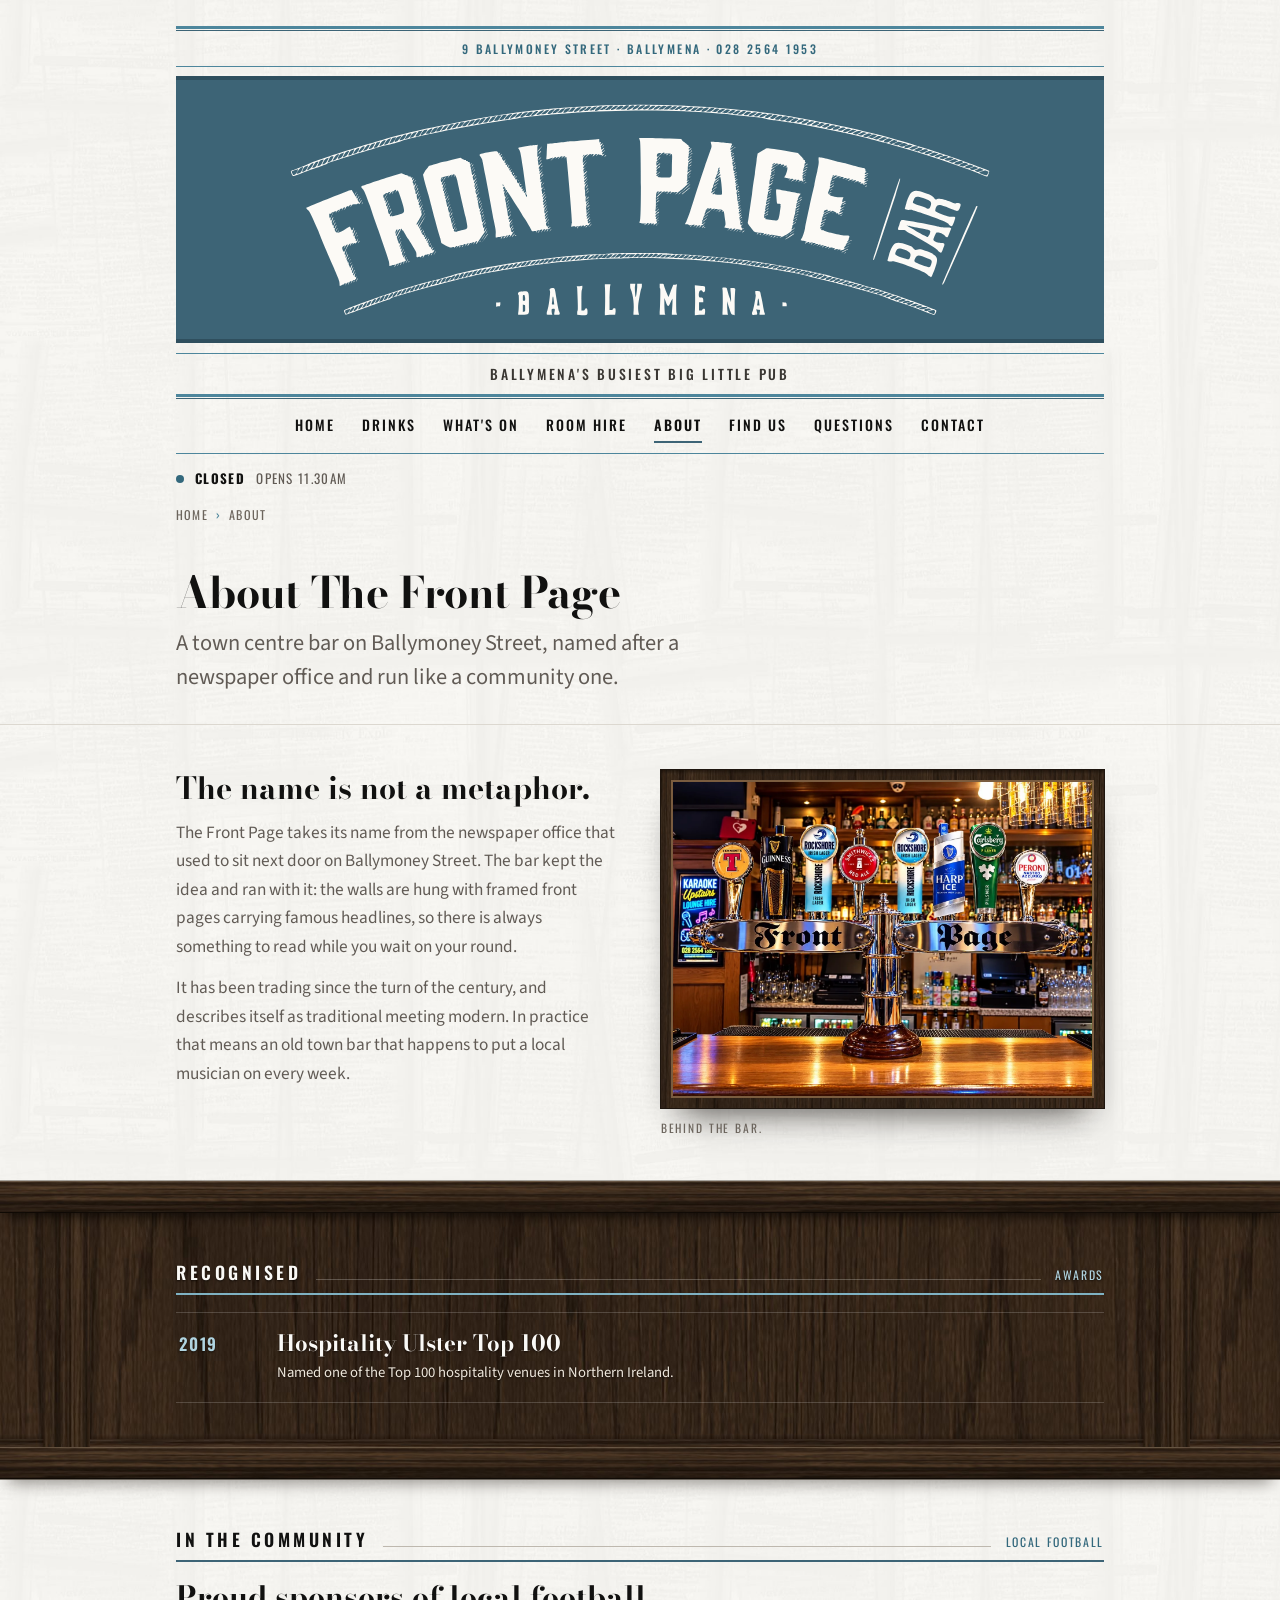
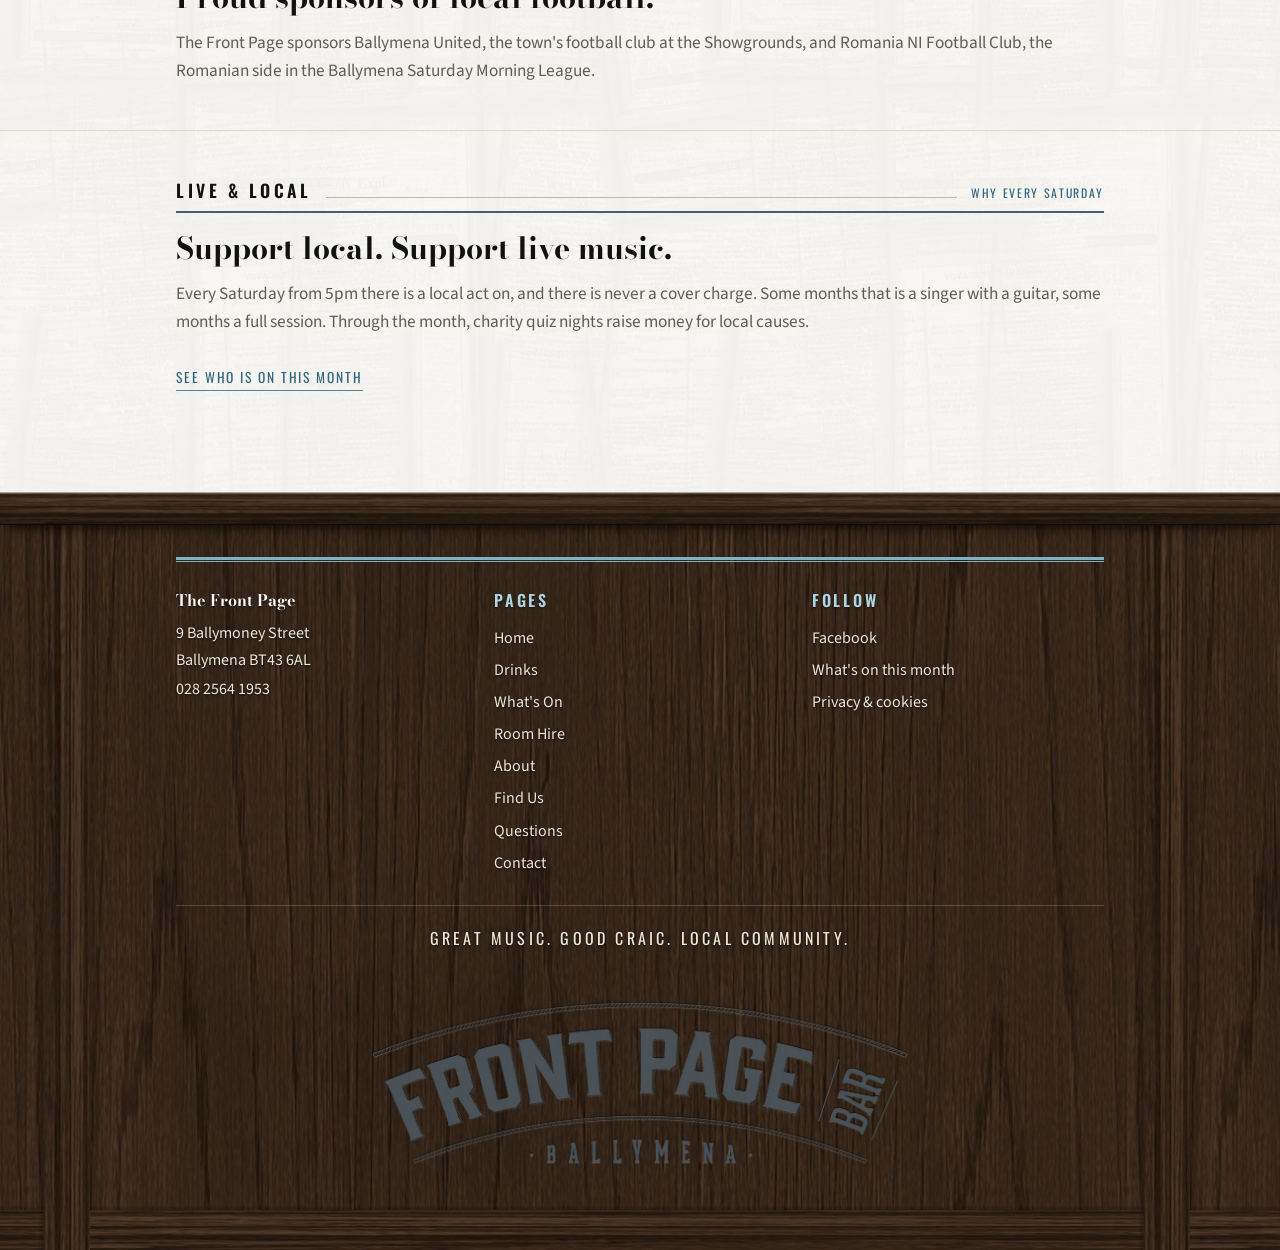
<file: about.html>
<!doctype html>
<html lang="en-GB" class="look-oak">
<head>
<meta charset="utf-8">
<meta name="viewport" content="width=device-width, initial-scale=1">
<title>About | The Front Page Bar, Ballymena</title>
<meta name="description" content="The Front Page on Ballymoney Street takes its name from the newspaper office next door. One of Hospitality Ulster's Top 100 venues in Northern Ireland.">

<link rel="canonical" href="https://thefrontpagebar.com/about.html">
<meta property="og:type" content="website">
<meta property="og:site_name" content="The Front Page Bar">
<meta property="og:title" content="About | The Front Page Bar, Ballymena">
<meta property="og:description" content="The Front Page on Ballymoney Street takes its name from the newspaper office next door. One of Hospitality Ulster's Top 100 venues in Northern Ireland.">
<meta property="og:url" content="https://thefrontpagebar.com/about.html">
<meta name="twitter:card" content="summary_large_image">
<link rel="icon" href="favicon.ico" sizes="48x48">
<link rel="icon" href="assets/img/favicon-32.png" sizes="32x32" type="image/png">
<link rel="apple-touch-icon" href="assets/img/apple-touch-icon.png">
<link rel="manifest" href="site.webmanifest">
<meta name="theme-color" content="#3D6476">
<link rel="preconnect" href="https://fonts.googleapis.com">
<link rel="preconnect" href="https://fonts.gstatic.com" crossorigin>
<link rel="stylesheet" href="https://fonts.googleapis.com/css2?family=Bodoni+Moda:opsz,wght@6..96,600;6..96,700;6..96,900&family=Oswald:wght@400;500;600&family=Source+Sans+3:ital,wght@0,400;0,600;1,400&display=swap">
<link rel="stylesheet" href="assets/css/site.css?v=8496f734">

<script type="application/ld+json">{"@context":"https://schema.org","@type":"BreadcrumbList","itemListElement":[{"@type":"ListItem","position":1,"name":"Home","item":"https://thefrontpagebar.com/index.html"},{"@type":"ListItem","position":2,"name":"About","item":"https://thefrontpagebar.com/about.html"}]}</script>
</head>
<body>

<a class="skip" href="#main">Skip to content</a>
<div class="runhead" id="runhead">
  <div class="runhead__in sheet">
    <a class="runhead__name" href="index.html"><picture><source type="image/webp" srcset="assets/img/logo-sm.webp?v=aea6c464"><img src="assets/img/logo-sm.png?v=f793d2e6" width="420" height="132" alt="The Front Page Bar"></picture></a>
    <span class="runhead__mid">Ballymena's Busiest Big Little Pub</span>
    <button class="runhead__burger" type="button" id="burger2"
            aria-expanded="false" aria-controls="drawer">Menu</button>
  </div>
  <i class="runhead__bar" id="progress"></i>
</div>
<header class="mast">
  <div class="sheet">
    <div class="rule rule--d"></div>
    <p class="mast__kicker">9 Ballymoney Street &middot; Ballymena &middot; <a href="tel:+442825641953">028 2564 1953</a></p>
    <div class="rule"></div>
    <a class="mast__name" href="index.html"><svg class="plate plate--logo" viewBox="0 0 1502 461" style="aspect-ratio:1502/461" role="img" aria-label="The Front Page Bar, Ballymena" focusable="false"><g class="plate__g"><path pathLength="1" d="M1478 154C1416 130 1350 108 1290 92C1277 88 1264 85 1260 84C1228 73 1107 48 1040 39C1030 38 1020 36 1018 35C1015 34 971 29 947 27C938 26 928 25 925 25C837 16 702 16 599 24C565 26 505 32 493 34C490 35 477 37 464 39C383 51 283 71 242 83C237 85 221 90 206 93C164 105 88 129 84 131C84 132 75 135 65 139C55 142 38 148 29 152C8 160 11 159 8 154C5 147 5 147 12 145C22 141 44 132 48 130C59 125 123 104 173 89C184 86 197 82 201 81C254 64 381 38 455 27C649 -1 850 -1 1043 26C1077 31 1092 34 1154 46C1195 54 1259 69 1293 79C1351 95 1438 124 1456 132C1459 133 1469 137 1478 140C1488 144 1496 147 1496 147C1497 148 1492 160 1492 159C1491 159 1485 157 1478 154ZM14 155C16 155 20 150 21 145C22 143 22 143 15 145C11 147 8 148 8 148C7 148 11 156 11 156C11 156 13 156 14 155ZM1493 153L1495 149L1491 147C1487 146 1487 146 1481 148C1473 150 1473 150 1482 154C1491 157 1491 157 1493 153ZM24 152C27 151 28 149 30 145C33 138 33 138 28 140C25 141 17 153 19 153C19 153 21 153 24 152ZM36 147C37 147 39 145 41 141C44 134 44 134 41 136C36 137 35 138 32 143C31 146 30 148 30 149C30 149 30 149 31 149C32 149 34 148 36 147ZM1478 147C1485 145 1485 145 1480 143C1477 141 1476 141 1471 144C1464 146 1464 147 1468 148C1471 150 1472 150 1478 147ZM50 139C53 135 55 130 54 130C50 130 41 140 41 145C41 147 48 142 50 139ZM1469 143L1473 141L1469 139C1466 137 1465 137 1460 140C1453 142 1453 143 1457 144C1460 146 1463 145 1469 143ZM62 133C66 126 66 126 60 128C58 129 52 138 52 141C52 141 53 141 56 140C59 139 60 138 62 133ZM1458 139L1463 137L1460 135C1459 135 1457 134 1456 134C1455 134 1453 134 1451 135C1449 136 1446 137 1445 138L1442 139L1445 140C1450 142 1452 142 1458 139ZM73 129C77 122 77 122 71 124C68 125 67 127 65 131C62 138 62 138 66 136C70 135 71 134 73 129ZM1447 135L1452 133L1449 131C1445 129 1444 129 1437 132L1432 135L1434 136C1439 138 1442 138 1447 135ZM1438 130C1442 129 1441 128 1437 126C1433 125 1421 129 1422 131C1423 133 1429 134 1432 133C1434 132 1436 131 1438 130ZM78 132C80 131 82 129 84 125C88 118 87 118 83 120C80 121 79 122 76 127C72 134 73 134 78 132ZM95 121C98 115 98 115 93 116C90 117 89 119 87 123L84 129L88 128C91 127 93 125 95 121ZM1425 127C1431 125 1431 124 1426 123C1423 122 1422 122 1414 125L1410 127L1413 128C1417 130 1419 130 1425 127ZM101 123C103 123 109 113 109 112C107 110 100 114 98 120C94 126 94 126 101 123ZM1415 123L1420 121L1417 119C1413 118 1412 118 1405 120L1400 123L1402 124C1407 126 1410 126 1415 123ZM1403 120C1410 117 1410 117 1405 115C1402 114 1390 117 1390 120C1390 120 1395 122 1397 122C1397 122 1400 121 1403 120ZM111 120C114 119 115 117 117 114C120 107 120 107 117 109C112 110 111 111 108 116C105 122 106 122 111 120ZM128 110C131 104 131 104 127 105C124 106 122 108 120 112C116 119 116 119 121 117C124 116 126 114 128 110ZM1392 116C1399 114 1399 113 1394 112C1391 111 1390 111 1385 113C1379 116 1378 117 1382 118C1386 119 1387 118 1392 116ZM1382 113L1388 110L1384 109C1379 107 1379 107 1373 110L1367 113L1371 114C1376 116 1375 116 1382 113ZM133 113C135 113 137 111 139 107C142 101 142 100 139 102C134 103 133 104 130 110C128 115 128 115 133 113ZM150 104C153 97 153 97 148 99C146 100 144 101 142 105C138 112 138 111 143 110C146 109 147 108 150 104ZM1371 109C1377 107 1377 106 1372 105C1369 104 1368 104 1363 106C1357 109 1357 110 1360 111C1365 112 1367 111 1371 109ZM1360 106C1367 103 1367 103 1362 101C1358 101 1357 101 1352 103L1346 106L1349 107C1353 109 1354 109 1360 106ZM155 106C158 105 165 96 163 95C162 93 155 97 153 102C149 108 149 108 155 106ZM1350 103C1355 100 1355 99 1350 98C1347 97 1345 98 1341 100L1335 103L1339 104C1343 106 1344 106 1350 103ZM166 103C169 102 175 93 174 92C172 89 167 93 163 100C160 104 160 105 162 104C163 104 165 103 166 103ZM1344 96C1344 94 1336 94 1330 97C1324 100 1324 99 1331 102C1332 102 1344 98 1344 96ZM183 93C186 88 186 87 185 88C184 88 182 89 181 89C179 89 177 91 175 95C171 102 171 101 176 100C179 99 181 98 183 93ZM1328 96L1333 93L1329 92C1326 91 1325 91 1320 93C1314 96 1313 97 1317 98C1321 99 1323 98 1328 96ZM188 97C190 96 191 95 194 90C197 86 197 84 196 85C195 85 193 86 192 86C190 86 189 87 188 88C188 89 186 92 185 94C182 98 183 98 188 97ZM1318 93L1323 90L1319 89C1315 87 1314 87 1308 90L1303 93L1305 94C1310 96 1312 96 1318 93ZM199 93C204 92 211 80 207 81C202 82 200 84 197 89C194 95 194 95 199 93ZM1307 90L1312 87L1308 86C1303 84 1303 84 1297 87L1291 90L1295 91C1300 93 1301 93 1307 90ZM210 90C213 90 214 88 217 83C220 77 220 77 218 78C213 79 211 81 208 86C204 92 204 92 210 90ZM1295 87C1301 84 1302 83 1298 82C1296 82 1295 81 1294 81C1292 80 1281 87 1283 88C1284 88 1285 89 1286 89C1289 90 1290 89 1295 87ZM221 87C224 87 227 83 231 75C231 75 229 75 226 76C222 77 222 77 219 83C215 89 215 89 221 87ZM1285 83L1290 80L1286 79C1282 77 1281 78 1276 80C1271 83 1270 85 1274 86C1278 87 1279 86 1285 83ZM232 84C234 84 242 74 242 72C242 71 233 74 232 76C226 84 226 87 232 84ZM1275 76C1271 75 1270 75 1265 78L1259 81L1263 82C1267 83 1268 83 1273 80L1279 77L1275 76ZM250 75C253 69 253 69 248 70C246 71 244 72 241 76C237 83 237 82 242 81C246 80 247 79 250 75ZM1263 77L1268 74L1264 73C1260 72 1259 72 1254 75L1248 78L1252 79C1254 80 1256 80 1257 80C1257 80 1260 79 1263 77ZM255 78C257 77 265 68 263 67C262 66 255 69 254 71C253 72 252 74 251 76C249 79 249 80 250 79C251 79 253 78 255 78ZM1251 75C1257 72 1258 71 1252 70C1248 69 1247 70 1243 72L1237 75L1241 76C1246 78 1245 78 1251 75ZM265 75C268 75 269 73 272 69C275 65 275 63 274 64C273 64 271 65 270 65C268 65 266 67 263 71C259 77 259 77 265 75ZM1241 72L1246 69L1242 67C1238 67 1237 67 1234 69C1227 72 1226 73 1229 74C1234 75 1235 75 1241 72ZM277 73C279 72 281 71 283 67L287 61L283 62C280 62 278 63 278 63C278 63 277 65 275 68C271 74 271 74 277 73ZM1231 65C1227 64 1227 64 1221 67L1215 70L1219 71C1223 72 1224 72 1229 69L1235 66L1231 65ZM294 65C299 58 299 58 291 60C289 60 283 69 283 71C283 73 291 69 294 65ZM1219 66L1224 63L1220 62C1215 61 1202 67 1206 68C1207 68 1208 69 1209 69C1212 70 1213 69 1219 66ZM302 67C303 66 309 57 308 57C306 54 294 64 294 68C294 68 301 68 302 67ZM313 64C313 64 315 62 317 59C321 53 320 53 315 55C312 55 305 63 305 66C305 66 313 65 313 64ZM1208 63L1213 61L1210 60C1209 60 1207 59 1206 59C1205 59 1202 60 1199 62C1194 65 1194 65 1196 66C1200 67 1203 66 1208 63ZM1196 62C1202 59 1202 58 1197 57C1191 56 1180 63 1186 64C1190 65 1191 64 1196 62ZM324 62C325 61 331 52 331 52C330 52 329 52 327 52C323 53 321 54 316 62C316 64 322 63 324 62ZM1190 56C1188 53 1182 54 1177 57L1172 60L1175 61C1179 62 1180 62 1185 59C1188 58 1191 56 1190 56ZM333 60C334 60 337 57 339 54L343 49L340 50C336 50 334 51 331 55C326 61 326 62 328 61C329 61 331 60 333 60ZM1174 57C1179 54 1179 53 1174 52C1170 51 1159 57 1163 59C1167 60 1170 59 1174 57ZM344 58C346 57 348 56 350 52C355 46 355 46 347 48C345 48 339 57 339 58C339 59 340 59 344 58ZM1163 55C1166 53 1168 52 1168 51C1168 50 1160 49 1159 50C1158 50 1155 52 1153 53L1149 56L1152 57C1157 58 1158 58 1163 55ZM356 55C358 55 365 46 364 45C363 43 356 47 353 51C349 56 349 57 352 56C353 56 355 55 356 55ZM1152 52C1160 47 1152 45 1143 50C1138 53 1138 54 1146 55C1146 55 1149 54 1152 52ZM367 53C368 53 370 51 373 48L377 42L374 43C372 43 370 43 369 43C368 43 361 53 361 54C361 54 362 54 363 54C364 54 366 53 367 53ZM1145 47C1146 47 1145 46 1143 46C1142 46 1140 45 1139 45C1138 45 1136 46 1133 48L1127 51L1130 52C1132 52 1134 53 1134 53C1135 53 1143 49 1145 47ZM380 50C381 50 383 47 385 45L388 40L384 41C380 42 376 45 373 49L372 52L375 52C378 51 380 51 380 50ZM394 46C399 39 400 38 395 39C390 40 390 40 386 46L383 50L386 50C389 49 391 48 394 46ZM1130 48C1135 45 1135 44 1130 43C1127 42 1116 48 1118 50C1121 51 1126 50 1130 48ZM401 47C403 47 410 39 410 37C410 37 408 37 406 37C402 38 400 39 396 46L394 49L396 48C398 48 400 47 401 47ZM1119 45C1124 42 1124 42 1118 41C1115 41 1105 46 1107 48C1110 49 1115 48 1119 45ZM416 42C418 40 420 38 420 36L422 34L418 34C415 35 413 36 413 36C410 39 406 45 406 46C406 48 414 45 416 42ZM1108 43C1113 40 1113 40 1107 39C1104 39 1094 44 1096 46C1099 47 1104 46 1108 43ZM1100 38C1098 36 1093 37 1089 39C1084 43 1084 44 1088 44C1091 45 1102 40 1100 38ZM426 42C428 40 433 32 431 32C427 32 424 34 422 37C421 39 419 41 418 42L416 45L420 44C422 44 425 43 426 42ZM1085 40C1090 37 1090 36 1085 35C1082 34 1081 35 1079 36C1078 37 1076 39 1075 39C1072 41 1072 42 1076 43C1078 43 1079 43 1080 43C1080 43 1082 42 1085 40ZM438 39C440 37 441 35 442 33L444 30L440 31C435 32 436 32 431 38L428 43L432 42C435 41 437 40 438 39ZM1074 38C1080 35 1080 34 1076 33C1071 32 1070 32 1065 36L1061 40L1064 41C1068 42 1069 42 1074 38ZM448 39C448 39 450 37 452 34C456 28 456 28 454 29C452 29 450 29 449 29C447 29 440 38 440 40C440 41 448 40 448 39ZM460 37C460 36 462 34 464 32L467 27L464 27C462 27 460 28 459 28C457 29 451 38 451 39C451 39 459 38 460 37ZM1064 36L1068 32L1064 31C1059 30 1058 31 1051 36C1050 38 1050 38 1051 39C1056 40 1059 39 1064 36ZM1052 34C1059 29 1051 27 1043 32C1038 36 1038 37 1043 38C1047 38 1047 38 1052 34ZM471 35C472 34 473 32 475 30C479 26 479 25 474 26C470 27 466 30 463 35L462 38L466 37C468 37 471 36 471 35ZM1040 33L1045 29L1041 28C1037 27 1037 27 1032 31L1028 34L1030 35C1034 37 1034 37 1040 33ZM485 30C490 25 490 24 485 25C481 25 478 27 474 34C471 38 481 34 485 30ZM1029 31C1035 27 1035 26 1029 26C1026 26 1024 27 1021 29C1016 33 1016 33 1020 34C1022 34 1023 34 1024 34C1024 34 1026 33 1029 31ZM496 29C501 22 501 22 497 23C493 24 485 30 485 33C485 35 493 32 496 29ZM507 27C513 22 513 21 508 22C504 22 496 29 496 32C496 34 504 31 507 27ZM1018 29L1023 26L1019 25C1014 24 1003 30 1007 32C1010 33 1014 32 1018 29ZM1007 28C1012 24 1012 23 1007 23C1004 23 1001 24 998 27L993 30L997 31C999 31 1001 31 1001 31C1001 31 1004 30 1007 28ZM519 26C523 21 523 21 521 21C517 20 514 21 510 26L506 30L510 30C513 30 515 30 519 26ZM530 24C535 19 535 19 530 19C526 20 519 26 519 29C519 31 527 28 530 24ZM996 26L1001 23L997 22C992 22 983 26 983 29C983 31 992 29 996 26ZM535 27C537 27 546 20 546 18C546 16 538 19 534 23C530 27 529 29 531 28C532 28 534 27 535 27ZM984 25C989 22 989 21 983 21C979 20 971 27 973 28C977 29 980 28 984 25ZM973 24C978 20 978 19 973 19C970 19 968 20 964 23L959 26L962 27C964 27 966 27 967 27C968 27 970 26 973 24ZM554 21L558 16L554 17C550 17 548 19 545 22L540 26L545 26C549 26 550 26 554 21ZM961 23C967 19 967 18 962 18C959 18 956 19 953 22L948 25L952 26C955 26 956 26 957 26C957 26 959 25 961 23ZM563 23C564 21 566 19 567 18L569 15L565 16C560 17 556 20 554 24C552 27 560 26 563 23ZM952 21L955 18L951 17C947 17 945 18 942 21L937 24L941 24C946 25 947 25 952 21ZM576 20C581 15 581 14 575 15C572 16 570 17 567 20L564 24L567 24C571 24 572 24 576 20ZM941 19L944 17L939 16C935 16 934 17 930 20L926 23L930 23C935 24 936 24 941 19ZM588 18L592 13L588 14C584 15 582 16 579 19L574 23L579 23C583 23 584 23 588 18ZM929 15C924 15 916 19 916 22C916 24 924 23 928 19L933 16L929 15ZM599 18C601 15 603 13 602 13C596 13 590 15 588 21C585 25 594 23 599 18ZM917 18L921 15L917 14C913 14 911 15 908 18L904 21L907 21C912 22 913 22 917 18ZM610 17L614 12L610 12C607 12 605 13 602 17L597 21L602 21C606 21 607 21 610 17ZM622 16L626 11L622 11C618 11 610 18 610 20C610 23 618 20 622 16ZM905 18C911 14 911 13 905 13C902 13 900 14 897 17L892 20L895 21C897 21 899 21 899 21C900 21 903 20 905 18ZM633 16C638 11 638 10 633 11C628 12 621 17 621 20C621 22 629 19 633 16ZM894 17C899 13 899 12 894 12C890 12 882 17 882 20C882 22 890 20 894 17ZM644 15L648 10L644 10C641 10 640 11 636 15L631 19L635 19C639 19 640 19 644 15ZM871 16L876 12L871 12C867 11 866 12 863 15L859 18L862 19C864 19 866 19 866 19C866 19 869 18 871 16ZM883 16L887 13L883 12C880 11 878 12 872 17L869 19L874 19C878 19 880 19 883 16ZM656 14L660 9L656 10C652 10 651 11 647 14L643 18L647 18C651 18 652 18 656 14ZM667 14L671 9L667 9C663 9 655 15 655 18C655 21 663 18 667 14ZM860 15C865 11 865 10 860 10C856 10 848 15 848 18C848 20 856 18 860 15ZM678 13C683 9 683 8 677 9C674 9 672 11 669 14L665 17L670 17C674 17 675 17 678 13ZM690 13L694 8L690 8C686 8 685 9 681 13L676 17L681 17C685 17 686 17 690 13ZM701 12L705 8L701 8C697 8 689 14 689 16C689 19 698 16 701 12ZM828 12L830 9L826 9C823 9 821 10 817 13L813 16L817 16C821 17 824 16 828 12ZM838 13L842 10L838 9C834 9 832 10 829 13L824 17L829 17C833 17 834 17 838 13ZM849 14L853 11L849 10C846 10 836 15 836 17C836 19 846 17 849 14ZM712 13C717 9 717 8 711 8C708 8 707 9 703 12L699 16L704 16C707 16 709 16 712 13ZM723 13C729 8 729 7 724 7C721 7 719 8 715 12L710 16L715 16C718 16 720 16 723 13ZM734 13C740 9 740 7 735 7C732 7 723 14 723 16C723 18 731 16 734 13ZM747 12L751 7L747 7C742 7 735 13 735 16C735 18 743 15 747 12ZM758 12C763 8 763 7 758 7C754 7 745 14 746 16C747 17 754 16 758 12ZM769 13C774 8 774 7 769 7C766 7 756 14 757 15C759 17 765 16 769 13ZM781 12C783 10 784 8 784 8C783 8 781 8 780 8C777 7 769 13 769 16C769 18 776 16 781 12ZM792 12L796 9L792 8C788 8 780 13 780 16C780 18 787 16 792 12ZM804 12L808 9L803 8C799 8 798 9 794 12L790 16L795 16C799 16 800 16 804 12ZM815 13C820 9 820 8 815 8C811 9 809 9 806 12L801 16L806 16C811 16 812 16 815 13Z"/><path pathLength="1" d="M354 312C355 309 355 309 350 310C346 311 345 310 336 306L327 301L325 291C323 286 318 269 314 253C310 238 304 215 301 203C298 192 293 176 291 168L288 155L293 146C297 142 300 138 300 137C300 136 306 135 325 129C329 128 340 126 350 123L368 119L373 122C375 123 378 124 379 124C379 124 380 124 380 125C379 125 380 126 382 126C383 126 384 127 384 128C384 128 385 128 386 128C387 128 388 129 388 131C388 134 389 134 390 132C391 131 392 130 392 131C392 132 391 133 390 133C389 135 388 138 390 139C390 139 390 141 390 142C391 143 391 145 391 146C391 147 392 150 392 152C393 157 393 157 397 153C400 150 400 150 397 155C394 158 394 160 394 161C395 162 395 164 395 164C395 165 396 167 396 167C396 168 397 168 399 165L403 161L400 166C395 173 396 176 400 171L404 167L401 172C399 174 398 178 398 179L398 182L400 180C400 178 402 176 403 175C405 173 404 176 400 181C399 183 398 186 400 186C400 186 402 185 403 183C404 181 406 179 406 179C406 179 405 182 403 184C400 188 400 190 400 192C401 194 401 195 402 197C402 198 403 198 405 195C409 191 409 192 405 197C401 202 402 207 406 202C408 200 408 200 406 203C404 206 403 210 405 210C405 210 406 210 406 210C406 209 407 208 408 206C411 202 411 205 407 209C405 212 405 213 405 215C406 216 406 218 406 218C406 219 407 222 407 224L408 229L411 225C413 222 414 220 414 220C415 220 411 227 410 229C409 230 408 234 410 234C410 234 412 233 413 230C415 228 416 227 416 227C416 228 414 230 413 232C410 236 409 239 411 240C411 240 412 241 412 242C412 245 414 257 415 257C415 257 417 256 418 254C420 252 421 250 421 251C421 251 419 254 418 256C415 259 415 261 415 262C416 263 416 265 416 265C416 266 417 268 417 268C417 269 418 269 420 266L423 263L420 267C419 269 418 272 418 274L418 277L421 273C424 267 425 267 422 274C415 284 402 304 401 303C401 303 401 301 402 300C404 298 404 297 402 297C401 297 400 298 396 303C395 305 395 305 396 302C398 299 398 298 395 300C393 300 391 301 390 301C389 300 387 301 386 304C385 306 383 307 383 307C383 307 383 305 384 304L386 301L384 302C382 302 381 303 381 304C380 304 379 306 378 307C377 309 377 309 378 306C380 303 378 302 375 304C375 304 374 305 372 305C367 306 363 307 363 308C362 308 361 310 360 311C359 313 359 313 360 310C363 306 359 306 355 311C353 313 353 313 354 312ZM362 276C364 275 369 274 373 273C385 270 384 271 379 246C374 225 364 182 361 167C358 155 354 151 350 157C349 159 348 160 347 160C347 160 347 160 348 159C350 156 350 155 348 155C347 155 345 157 343 159C341 163 340 163 342 159C344 156 344 156 340 158C337 159 334 159 331 160C327 160 326 163 326 167C327 173 327 173 332 166C334 162 336 160 337 160C337 160 335 163 332 167C330 170 328 174 328 175C328 178 330 177 332 174C335 169 336 170 332 175C330 179 329 185 331 184C331 184 333 181 334 179C335 177 336 175 336 176C337 176 335 178 334 181C329 189 330 194 335 186C336 184 338 182 338 183C338 183 336 185 335 188C333 190 332 193 333 194C333 196 334 196 335 194C336 193 337 191 338 190C339 188 339 189 337 193C335 195 334 198 334 199C334 202 336 201 338 198C339 196 340 194 340 194C341 194 340 196 337 200C335 203 335 204 336 206C336 208 337 208 339 204C341 201 342 199 342 199C343 199 342 201 341 203C337 208 336 210 337 212C338 213 338 214 338 215C339 221 340 224 341 224C341 224 342 224 342 224C342 223 343 222 344 220L347 217L345 220C344 222 343 224 342 225C341 227 341 228 342 230C342 231 343 233 343 234C343 237 344 237 347 233C348 231 349 229 349 229C350 229 349 231 348 232C344 239 344 239 345 244C346 249 347 250 348 247C349 246 350 244 351 243C352 242 352 242 350 246C347 250 347 251 348 253C348 254 349 257 349 258C349 261 349 261 354 254L356 252L354 255C353 256 352 259 351 260C350 262 350 263 351 265C351 266 352 268 352 269C352 271 352 271 353 271C353 271 354 271 354 271C354 270 355 269 356 267C358 265 358 265 356 269C353 273 353 278 356 276C356 276 357 276 357 276C357 278 358 278 362 276Z"/><path pathLength="1" d="M216 345C216 340 215 338 193 274C187 258 179 235 175 222C164 192 163 190 159 185C156 182 156 181 157 180C158 179 200 165 226 157L242 152L247 154C249 155 252 156 252 156C252 156 253 156 253 156C253 157 254 157 255 157C256 157 257 158 257 159C258 159 259 159 260 159C261 159 262 159 262 161C263 162 263 162 264 161C266 160 266 162 265 163C264 164 264 165 265 166C265 168 266 167 267 165C268 164 269 163 269 163C270 163 269 165 268 166C266 169 265 172 267 173C267 173 268 175 268 177C268 180 268 180 273 173C274 172 273 173 272 177C269 182 269 183 272 190C272 191 272 193 272 194C273 198 273 198 276 194C278 191 279 190 279 190C280 190 278 192 277 195C274 199 274 199 276 208C277 209 278 208 279 206C281 203 282 201 282 201C283 201 282 203 280 206C278 210 277 214 279 214C279 214 280 213 281 211C282 209 283 208 284 208C284 208 283 210 281 213C279 216 279 217 279 219C280 221 281 221 283 217C286 212 286 213 283 218C279 225 280 229 285 222C288 217 288 218 285 224C282 229 282 232 284 232C284 232 285 231 286 229C286 228 287 226 288 226C289 225 288 227 286 230C284 234 284 235 285 238C286 240 285 241 280 250C277 255 274 260 274 261C275 263 276 262 283 251C289 241 295 232 292 238C291 240 287 246 283 252C279 259 277 264 277 265C278 267 279 266 285 256C288 251 292 246 293 244C294 243 291 248 287 255C280 266 278 270 281 270C281 270 282 269 283 268C283 267 284 266 284 266C285 266 284 268 283 269C281 274 282 276 285 273L288 270L286 273L284 277L286 281C289 285 289 285 291 282C291 280 292 279 292 280C293 280 292 281 291 283C290 285 289 288 291 288C291 288 292 288 293 286C293 285 294 285 294 285C295 285 294 286 293 288C291 292 292 294 295 291L298 288L296 292C295 295 295 296 296 297C296 297 297 297 298 295C299 294 299 292 300 292C301 292 300 294 299 296C297 299 297 301 299 301C299 301 300 300 301 299C301 297 302 296 302 297C303 297 302 299 301 300C299 303 299 303 301 307C304 311 304 311 306 308C306 306 307 305 307 306C308 306 307 307 306 309C305 311 305 312 306 313C306 315 307 314 308 312C309 310 310 310 310 310C310 311 309 313 309 313C306 315 308 318 311 316C313 314 313 314 312 317C310 321 309 322 307 322C307 322 306 322 305 322C304 322 302 324 302 325C301 327 300 329 300 329C299 329 299 329 300 327C301 325 301 324 298 325C296 326 295 326 293 326C292 326 291 328 289 330C287 334 287 333 288 329C289 328 288 328 287 328C286 328 285 329 284 330C284 332 283 332 283 331C282 330 281 330 279 330C274 332 274 332 274 326C274 320 275 322 257 293C251 284 247 276 246 275C246 274 245 274 245 274C244 274 244 274 243 272C243 270 241 270 240 274C239 275 237 280 235 283L232 288L234 295C237 304 237 304 240 300C242 295 242 296 240 302C237 307 238 312 240 307C241 306 242 304 242 304C243 304 242 306 241 307C240 311 239 314 241 314C241 314 243 313 244 311C245 309 246 307 246 308C246 308 245 311 243 313C241 317 241 320 243 320C243 320 244 319 245 317C245 316 246 314 247 314C247 314 247 316 245 318C243 322 243 324 244 326C244 328 245 328 247 323C248 320 250 318 250 319C250 319 249 322 247 324C245 329 245 334 248 330C251 326 252 325 250 329C248 333 248 333 250 335C252 338 252 339 250 339C249 339 249 340 249 340C249 341 248 341 246 341C245 341 243 342 243 342C243 343 241 343 240 343C238 343 237 344 237 344C236 345 235 345 234 345C232 345 231 346 231 346C231 347 230 347 230 347C229 347 226 347 223 348C216 351 216 351 216 345ZM236 278C238 274 240 271 239 271C237 269 229 282 230 285C231 287 232 286 236 278ZM232 277C234 273 234 272 232 272C231 272 229 276 229 280C229 282 229 282 232 277ZM223 240C223 239 223 239 222 241C220 245 220 245 234 241C251 236 251 238 240 203C235 188 234 187 231 191L228 194L230 191C232 187 229 186 226 190C225 191 225 191 225 191C225 189 221 191 219 194C216 198 215 198 217 194C219 191 219 191 217 192C215 192 214 193 213 194C212 195 212 195 212 195C212 193 209 194 207 196C206 197 205 198 204 198C203 198 203 205 205 205C205 205 206 207 206 209C206 212 207 212 208 210C209 209 210 207 211 205C213 203 212 204 210 208C208 212 207 216 209 216C209 216 210 215 211 213C212 211 214 209 214 209C214 209 213 212 212 214C210 217 209 220 209 221C210 223 211 223 213 219C214 217 215 216 216 216C216 216 215 218 213 221C212 224 211 226 212 227C212 230 212 230 215 225C216 223 217 221 217 221C218 221 217 224 215 226C213 231 213 231 214 236C216 241 216 241 219 236C221 234 222 232 222 233C222 233 221 236 219 238C217 242 217 243 218 244C219 244 220 244 220 243C221 242 222 241 223 240Z"/><path pathLength="1" d="M460 291C460 290 460 289 461 288C463 287 463 285 461 286C459 287 457 287 451 288C448 288 445 289 444 289C443 290 443 289 443 283C444 277 443 272 439 253C435 231 432 215 421 157C418 143 416 129 415 127C415 124 413 120 411 117C407 111 406 111 428 107C447 104 446 104 449 109C449 111 450 111 451 109C453 108 453 108 452 110C450 113 452 116 454 113C454 112 455 111 456 111C457 111 456 112 455 113C453 116 454 119 457 117L459 115L458 117C456 120 456 120 458 123L460 126L463 124L465 122L463 125C461 129 462 132 465 129C467 126 467 127 465 130C463 134 465 136 468 133C470 130 470 131 468 134C467 136 467 137 468 138C469 139 469 139 470 137C470 136 471 135 472 135C473 135 472 136 471 137C469 140 470 143 473 141L475 139L473 142C471 145 473 148 475 145C476 144 477 143 477 143C478 143 477 144 476 145C474 148 475 151 478 149L480 147L478 150C477 152 477 153 478 154C479 154 480 156 480 157C481 159 481 159 483 157L485 155L484 158C482 160 482 160 484 162C485 164 486 165 486 166C486 166 487 166 488 165C490 163 490 163 489 165C488 167 488 168 489 171L491 174L494 172L496 170L494 173C493 175 493 176 494 179C496 183 497 183 499 180C499 179 500 179 500 179C501 179 500 180 499 181C497 184 498 187 501 185L503 183L501 186C499 189 501 192 503 189C504 188 505 187 505 187C506 187 505 188 504 189C502 192 503 195 506 193L508 191L507 194C505 197 506 199 508 197C509 195 509 196 501 140C497 112 496 108 494 103L491 98L493 97C494 97 502 96 511 94C519 93 528 92 530 92L533 91L532 96C532 99 532 103 532 106C532 109 532 112 532 114C532 116 532 117 532 117C533 117 535 116 537 114L540 111L536 116C533 120 533 121 533 125C534 128 534 131 534 132C534 134 535 135 535 136C535 136 536 135 538 133C543 128 543 129 538 135C533 142 534 146 540 139C541 137 543 135 543 136C543 137 541 139 539 140C537 142 536 145 536 146C536 149 536 149 540 145L544 141L540 146C535 152 535 156 540 151L544 148L541 152C538 156 537 157 538 159C538 160 538 162 538 162C536 166 539 167 542 163L546 159L542 164C537 170 537 174 543 169L547 165L543 169C540 173 540 174 540 179C541 185 541 185 545 181C548 178 548 177 546 180C545 182 544 184 542 185C541 187 541 188 541 189C542 190 542 192 542 194C541 197 543 197 546 193C548 191 548 191 548 192C547 193 546 195 545 196C544 197 543 199 543 200L543 203L546 199L550 196L547 200C542 207 543 211 548 205C549 203 551 201 551 202C551 202 549 205 547 207C542 213 543 217 548 211C551 208 551 208 550 210C549 212 547 214 546 214C545 216 544 220 545 220C546 220 547 219 549 217L553 213L549 218C544 224 544 229 549 223C551 221 553 219 553 220C553 220 551 222 550 224C547 227 547 228 547 232C547 239 548 239 551 235C552 234 554 232 554 232C555 232 553 234 551 237C546 243 547 248 552 241C554 239 554 239 554 240C553 241 552 243 551 244C549 246 548 250 549 250C550 250 551 249 553 247L556 244L553 248C549 254 548 259 553 254C554 252 556 250 556 250C557 250 556 252 555 253C550 259 550 259 551 263L553 266L556 264L558 262L556 265C553 269 554 272 558 268C559 267 560 266 560 267C560 269 556 272 553 272C552 271 550 272 548 275C546 277 546 278 547 275C548 274 549 272 549 272C548 271 544 273 544 273C544 274 543 275 542 276L540 279L541 276C543 273 543 272 541 272C540 272 539 273 538 273C538 274 537 274 536 274C535 273 534 274 533 274C532 274 530 275 528 275C526 275 524 275 523 276C522 276 521 276 520 275C520 274 514 264 507 252C499 241 493 229 492 228C489 224 478 206 472 197L468 191L465 195L463 198L465 194C468 191 468 188 466 188C464 188 461 194 461 196C462 197 462 199 462 199C462 200 463 202 463 202C463 203 464 203 466 200L470 196L466 201C464 204 463 207 463 208C464 208 464 210 464 212C465 214 465 217 466 222C466 224 467 227 467 228C468 232 469 239 469 241C469 242 470 244 470 244C470 245 471 244 473 242C477 238 477 239 473 244C468 250 470 253 475 248L478 244L475 248C470 255 471 259 475 254L479 250L476 255C473 259 473 260 473 264L474 270L477 266L481 262L478 267C475 271 475 271 476 275C478 279 479 279 481 276C483 274 483 274 482 276C481 277 480 279 480 279C479 279 479 280 479 280C479 281 478 283 475 286C473 289 472 289 473 287C476 282 472 282 468 288C467 289 466 290 466 290C466 289 466 288 467 287C468 287 469 286 469 285C469 284 464 285 464 287C462 290 460 292 460 291ZM510 200C510 198 510 197 508 198C507 199 507 200 508 201C509 203 510 203 510 200ZM464 185C463 183 463 183 461 186C459 190 460 193 463 190C465 188 465 187 464 185ZM462 181C461 180 459 181 459 183C459 186 460 187 462 184C463 183 463 182 462 181ZM459 176C458 175 458 175 458 177C458 179 459 180 460 178C460 178 459 177 459 176Z"/><path pathLength="1" d="M121 450C118 444 118 445 131 439C200 413 252 396 317 379C329 376 342 372 346 371C408 352 557 330 654 325C666 325 680 324 687 323C698 322 808 322 810 323C810 323 823 324 839 325C926 330 1005 339 1086 356C1114 361 1153 370 1157 371C1158 372 1167 374 1177 377C1206 384 1211 386 1249 397C1277 405 1322 421 1370 439C1386 445 1384 444 1382 450C1379 455 1380 455 1366 450C1349 443 1328 435 1304 427C1293 424 1283 420 1281 419C1267 412 1165 384 1123 375C1116 373 1110 372 1109 371C1103 368 1019 353 970 347C898 338 794 331 738 333C731 333 714 334 701 334C640 335 565 342 499 352C461 358 403 368 392 372C389 373 375 376 361 379C313 391 224 416 219 419C219 420 216 421 213 422C201 426 159 441 141 448C131 451 123 454 123 454C123 454 122 452 121 450ZM126 452C128 451 133 443 133 441C133 441 122 444 122 445C121 446 123 452 124 452C124 452 125 452 126 452ZM1380 449C1382 444 1378 442 1370 445C1364 447 1364 447 1371 450C1378 453 1379 453 1380 449ZM134 448C137 447 143 439 141 438C140 436 135 440 133 444C130 450 130 450 134 448ZM148 440C152 434 151 433 148 435C145 436 140 443 140 446C140 448 147 443 148 440ZM1367 445C1373 443 1373 442 1369 441C1364 439 1354 443 1358 445C1361 447 1361 447 1367 445ZM1364 439C1366 437 1356 437 1351 438L1346 441L1350 442C1353 443 1361 441 1364 439ZM153 441C156 440 162 430 159 431C158 431 157 432 155 432C154 432 152 434 151 438C149 443 149 443 153 441ZM163 438C165 437 170 427 169 427C166 427 163 430 160 435C158 439 158 440 159 439C160 439 162 438 163 438ZM1349 438C1355 436 1355 435 1351 434C1346 432 1336 437 1340 438C1343 440 1345 440 1349 438ZM176 429C179 423 179 423 175 425C173 425 172 427 169 431L167 436L170 435C173 434 174 433 176 429ZM1341 434L1346 432L1342 431C1339 430 1338 430 1333 432L1328 434L1331 435C1335 437 1335 437 1341 434ZM1331 431C1334 430 1336 429 1335 428C1334 426 1329 426 1324 428L1319 431L1322 432C1324 433 1325 433 1326 433C1326 433 1328 432 1331 431ZM180 431C183 430 189 422 187 421C186 419 181 423 179 427C176 433 176 433 180 431ZM189 428C192 428 199 418 197 417C196 415 190 419 188 424C185 430 185 430 189 428ZM1322 428C1328 426 1328 425 1323 424C1318 423 1308 427 1313 429C1316 430 1318 429 1322 428ZM204 419C206 416 207 413 206 413C203 413 199 416 197 421C194 427 194 427 198 425C201 424 202 423 204 419ZM1313 425C1319 423 1319 422 1315 421C1312 420 1311 420 1307 422C1301 424 1301 425 1304 426C1308 427 1309 426 1313 425ZM213 416C216 410 216 410 212 412C209 413 208 414 206 418L204 423L207 422C210 421 211 420 213 416ZM1304 421C1310 419 1310 418 1305 417C1302 416 1301 416 1298 418C1292 421 1292 421 1295 422C1298 424 1299 424 1304 421ZM1295 418L1300 415L1297 414C1294 413 1293 413 1289 415C1283 417 1283 418 1286 419C1289 421 1290 421 1295 418ZM217 418C220 417 226 409 224 408C223 406 218 410 216 414C214 417 213 419 213 419C214 419 215 419 217 418ZM232 409L235 404L232 405C228 406 223 412 223 416C223 418 230 413 232 409ZM1286 414L1291 412L1288 411C1285 410 1284 410 1280 412C1274 414 1274 415 1277 416C1280 417 1282 416 1286 414ZM241 407C244 401 244 401 240 403C237 403 232 411 232 413C232 415 239 410 241 407ZM1277 411L1282 409L1279 408C1276 407 1275 407 1271 409C1265 411 1265 412 1268 413C1271 414 1273 413 1277 411ZM246 409C247 409 249 406 251 403C253 399 253 398 252 399C251 399 249 400 248 400C247 400 245 403 243 406C241 410 241 411 242 410C243 410 245 409 246 409ZM1267 409C1272 406 1272 406 1271 405C1268 404 1264 404 1259 407C1253 410 1260 412 1267 409ZM1263 403C1263 401 1256 401 1251 403L1246 406L1250 407C1253 408 1263 405 1263 403ZM254 406C257 406 264 397 263 396C261 395 255 398 253 402C250 408 250 408 254 406ZM1249 403C1255 401 1255 400 1250 399C1248 399 1246 399 1242 401L1238 403L1240 404C1242 405 1243 405 1244 405C1244 405 1246 404 1249 403ZM267 402C267 402 269 399 270 397L272 393L270 393C267 393 264 397 261 401L260 405L262 404C264 404 266 403 267 402ZM1241 400C1245 398 1245 397 1240 396C1238 396 1236 396 1233 398C1228 400 1228 400 1231 401C1234 403 1236 403 1241 400ZM273 401C276 400 283 390 280 390C277 391 274 392 272 396C269 402 269 402 273 401ZM288 393C291 387 291 387 287 389C284 389 279 396 279 399C279 401 286 397 288 393ZM1232 397L1236 395L1232 394C1229 393 1228 393 1224 395C1219 397 1219 398 1222 399C1225 400 1227 399 1232 397ZM1223 394L1226 392L1223 391C1220 390 1219 391 1214 393L1209 395L1213 396C1217 397 1218 397 1223 394ZM294 395C295 394 300 386 299 386C298 384 293 387 290 392L288 397L290 396C292 395 294 395 294 395ZM1213 392L1217 390L1214 389C1211 387 1210 387 1206 390C1201 392 1201 393 1204 394C1207 395 1208 394 1213 392ZM302 393C304 392 310 384 309 383C308 381 302 385 300 389C297 394 297 394 302 393ZM1205 386C1202 385 1192 388 1192 390C1192 392 1199 392 1203 390L1208 387L1205 386ZM315 388C319 382 319 380 314 381C312 381 307 389 307 391C307 392 313 389 315 388ZM1194 387C1199 384 1199 384 1195 383C1193 383 1190 383 1187 385C1182 387 1182 388 1185 389C1189 390 1190 389 1194 387ZM321 388C323 387 329 378 328 378C327 376 321 380 319 384C316 389 316 389 321 388ZM1188 381C1185 380 1182 380 1177 383L1173 385L1176 386C1180 387 1190 383 1188 381ZM334 383C334 382 336 380 336 378L338 375L335 376C333 376 331 377 331 377C329 380 326 385 326 386C326 387 332 384 334 383ZM1176 382C1180 380 1180 379 1176 378C1172 377 1162 383 1166 384C1170 385 1171 384 1176 382ZM340 383C341 382 343 380 345 378C346 376 347 374 347 375C348 375 347 377 346 379L343 382L346 381C347 381 349 380 349 380C351 380 357 372 357 371C357 369 353 370 350 373C349 374 348 374 348 374C348 372 341 374 339 376C334 383 334 385 340 383ZM1166 380L1171 377L1167 376C1164 375 1163 376 1159 378C1154 380 1154 381 1158 382C1159 382 1161 382 1161 382C1161 382 1164 381 1166 380ZM1156 378C1160 376 1161 375 1160 374C1157 373 1153 373 1150 375C1146 378 1146 379 1149 380C1150 380 1151 380 1151 380C1151 380 1154 379 1156 378ZM361 377C364 374 367 367 365 368C364 368 363 368 362 368C360 368 354 377 354 379C354 379 361 378 361 377ZM373 371C376 366 376 365 372 366C369 367 368 368 366 372L363 377L367 376C370 376 371 374 373 371ZM1148 375C1152 373 1152 372 1147 371C1146 370 1144 370 1143 371C1143 372 1141 373 1139 374C1136 376 1135 376 1137 377C1141 378 1143 378 1148 375ZM1138 373C1143 370 1143 369 1139 368C1134 368 1125 373 1128 375C1132 376 1134 375 1138 373ZM378 374C379 373 381 371 383 368L386 363L383 364C379 365 378 365 375 370C372 375 373 375 378 374ZM1128 371C1134 367 1134 367 1130 366C1126 366 1115 371 1118 372C1119 372 1120 373 1121 373C1123 374 1124 374 1128 371ZM387 371C389 370 395 363 394 362C393 361 388 363 386 365C385 366 384 369 383 370C381 373 383 373 387 371ZM1120 368L1124 365L1120 364C1116 363 1106 368 1109 370C1113 371 1115 370 1120 368ZM397 369C398 368 401 366 402 363L405 359L401 360C397 361 396 361 393 367C391 370 392 370 397 369ZM1110 366C1115 363 1115 363 1111 362C1106 361 1097 366 1100 368C1104 369 1106 369 1110 366ZM408 366C408 366 410 364 411 362C414 358 414 357 410 358C407 359 402 365 402 367C402 368 408 367 408 366ZM1101 364L1105 361L1102 360C1097 359 1088 364 1091 366C1095 367 1097 367 1101 364ZM419 362C424 357 425 355 421 356C417 357 414 360 412 364C410 367 416 366 419 362ZM1091 362C1096 360 1096 359 1092 358C1088 357 1078 362 1082 364C1085 365 1087 364 1091 362ZM427 362C428 362 430 359 431 357L434 353L431 354C428 355 421 360 421 363C421 364 425 364 427 362ZM437 360C437 360 439 358 440 356C442 354 443 352 443 352C443 352 436 353 435 354C435 354 434 356 432 358C431 360 430 361 430 362C430 362 437 361 437 360ZM1082 360C1087 357 1087 357 1083 356C1079 356 1070 360 1072 362C1074 363 1078 362 1082 360ZM444 359C446 359 452 352 451 351C450 349 445 352 442 356C439 359 439 361 440 360C441 360 443 359 444 359ZM1072 358C1077 356 1077 354 1072 354C1069 354 1062 358 1062 360C1062 361 1069 360 1072 358ZM1063 357C1066 355 1067 354 1066 353C1063 352 1059 352 1055 355L1051 358L1054 359C1056 359 1057 359 1058 359C1058 359 1060 358 1063 357ZM458 354C463 349 463 348 459 349C455 350 452 353 450 357C448 360 455 358 458 354ZM1054 355L1058 352L1055 351C1050 350 1041 355 1044 357C1048 358 1049 358 1054 355ZM467 353C472 348 472 347 468 347C465 347 459 353 459 356C459 358 464 356 467 353ZM477 352C481 346 481 345 478 346C475 346 468 352 468 355C468 356 474 354 477 352ZM1044 353C1049 351 1049 349 1045 349C1041 349 1041 349 1035 348C1032 347 1031 348 1027 350L1023 353L1027 354C1029 354 1031 354 1034 352C1036 350 1038 350 1038 350C1039 350 1038 351 1036 352C1030 356 1037 357 1044 353ZM486 350C491 345 491 344 487 344C484 345 478 350 478 353C478 355 483 353 486 350ZM496 348C501 343 501 342 497 343C494 344 487 350 487 352C487 354 494 351 496 348ZM1025 350L1029 347L1026 346C1022 345 1014 349 1015 351C1016 353 1021 352 1025 350ZM1016 349C1019 346 1020 346 1018 345C1015 344 1012 344 1008 347C1004 350 1004 350 1007 351C1011 352 1011 352 1016 349ZM503 349C504 349 506 347 507 345L510 341L507 341C504 341 497 347 497 350C497 351 501 351 503 349ZM516 344C520 340 520 340 516 340C513 341 511 342 509 345L505 350L509 349C511 349 514 347 516 344ZM1006 347L1010 344L1007 343C1003 343 996 346 996 349C996 351 1003 349 1006 347ZM997 346L1001 343L997 342C993 341 984 346 987 348C991 349 992 349 997 346ZM525 344C530 339 530 338 526 339C522 340 520 341 518 345L516 347L519 347C521 347 523 346 525 344ZM989 343C992 341 991 340 987 340C985 340 982 342 980 343L975 346L979 347C982 347 983 347 989 343ZM535 342C538 339 538 338 537 338C534 337 531 339 528 343L524 347L528 346C531 346 533 344 535 342ZM544 342C548 338 548 336 545 336C542 336 535 342 535 345C535 346 541 344 544 342ZM978 343L982 340L978 339C975 339 974 339 971 341C964 346 971 347 978 343ZM554 340L558 336L555 336C552 335 550 336 547 340L543 345L547 344C550 343 552 342 554 340ZM968 342C971 339 972 339 970 338C967 337 965 337 961 340C954 345 961 346 968 342ZM564 339C568 335 568 334 564 334C561 334 554 340 554 343C554 344 561 342 564 339ZM958 341C963 338 963 336 959 336C954 336 947 342 949 343C953 344 954 344 958 341ZM949 340C951 338 952 336 952 336C950 335 945 336 941 338L938 341L940 342C942 342 943 342 944 342C944 342 946 341 949 340ZM574 337L577 333L573 333C571 333 569 334 567 337L564 341L567 341C570 341 571 341 574 337ZM939 339C944 336 944 334 939 334C937 334 934 335 932 337L928 340L931 341C933 341 934 341 935 341C935 341 937 340 939 339ZM583 336L587 332L584 332C581 332 579 333 576 336L572 340L576 340C579 340 580 340 583 336ZM930 337L934 334L930 333C928 333 925 334 923 336L918 339L921 340C923 340 925 340 925 340C926 340 928 339 930 337ZM593 336C596 332 596 331 593 331C590 331 589 332 586 335L583 339L586 339C589 339 590 339 593 336ZM920 337C925 333 925 332 920 332C915 332 908 338 912 339C916 340 916 340 920 337ZM603 334L606 330L603 330C599 330 598 331 594 337C591 341 599 339 603 334ZM612 334C615 330 615 330 614 330C611 329 607 332 604 335L602 338L605 338C608 337 610 336 612 334ZM910 336C915 332 915 331 910 331C907 331 899 337 901 338C904 339 907 338 910 336ZM622 333C625 329 625 329 622 329C618 330 612 335 612 337C612 339 619 336 622 333ZM901 335C905 331 905 330 901 330C898 330 891 335 891 337C891 339 898 337 901 335ZM631 332L635 328L632 328C629 328 627 329 624 332L620 336L624 336C627 336 628 336 631 332ZM892 333C894 332 895 330 894 330C893 330 891 330 890 330C889 330 887 331 884 333L880 336L884 336C887 336 889 336 892 333ZM641 331L645 327L642 327C639 327 637 328 634 331L630 335L634 335C637 335 638 335 641 331ZM651 331C652 329 654 328 654 327C654 327 652 327 651 327C648 328 641 333 641 335C641 336 647 334 651 331ZM872 333C877 329 877 328 872 328C868 328 861 333 863 335C865 336 868 335 872 333ZM883 332L886 329L882 329C878 329 877 330 874 332L871 335L875 335C878 335 880 335 883 332ZM660 330L664 326L661 326C658 326 656 327 653 330L649 334L653 334C656 334 657 334 660 330ZM670 330L673 326L670 326C667 326 660 331 660 333C660 336 668 333 670 330ZM853 331L857 327L853 327C851 327 849 328 846 330L842 333L845 334C847 334 848 334 849 334C849 334 851 333 853 331ZM862 332C865 330 866 329 865 328C862 327 859 328 855 331L851 334L855 334C858 334 860 334 862 332ZM679 330C684 326 684 325 679 325C677 325 675 326 672 329L668 333L672 333C675 333 677 333 679 330ZM690 329L693 325L689 325C686 325 678 331 679 333C681 334 687 332 690 329ZM835 329L838 326L834 326C832 326 829 327 827 329L823 332L826 333C830 333 831 333 835 329ZM843 331C848 327 848 326 843 326C841 326 839 327 836 330L832 333L836 333C839 333 841 333 843 331ZM698 329C703 325 703 325 698 325C696 326 694 327 692 329L688 332L692 332C694 332 696 332 698 329ZM708 329C713 326 713 324 708 324C706 324 704 325 701 328L697 332L701 332C703 332 705 331 708 329ZM719 328L722 324L719 324C715 324 708 329 708 332C708 334 716 331 719 328ZM804 329C806 328 808 326 808 326C809 326 808 328 806 329L803 332L807 332C811 332 818 328 818 326C818 326 814 326 809 326C801 326 800 326 798 328L794 331L797 332C798 332 800 332 800 332C800 332 802 331 804 329ZM824 330C826 328 827 326 827 326C825 324 821 326 817 329L813 332L817 332C820 332 822 332 824 330ZM725 330C726 330 727 329 729 327L732 325L729 328L726 331L730 331C734 331 735 331 738 328L741 325L733 325C724 325 724 325 721 328L717 331L721 331C723 331 725 331 725 330ZM748 328L751 325L747 324C744 324 743 325 740 328L736 331L740 331C743 331 745 331 748 328ZM757 328L760 324L757 324C754 324 747 329 747 331C747 333 754 331 757 328ZM767 328L770 324L766 324C763 324 762 325 759 328L755 331L759 331C763 331 764 331 767 328ZM777 328L780 325L776 324C773 324 772 325 769 328L765 331L769 331C772 331 774 331 777 328ZM785 329C790 326 790 324 785 324C783 324 781 325 779 328L775 331L779 331C781 331 783 330 785 329ZM796 328C797 327 799 325 799 325C799 323 792 325 788 328L784 331L788 331C791 331 793 331 796 328Z"/><path pathLength="1" d="M768 262C772 258 768 256 764 261C762 262 761 263 760 263C760 263 760 262 762 261L764 259L757 259C749 258 749 259 751 253C754 246 753 91 751 83L749 77L769 77C779 77 800 78 814 78L839 79L842 83C844 85 846 86 846 86C847 87 848 88 850 89C851 91 853 92 854 92C854 92 855 93 854 93C854 94 856 97 857 96C857 96 858 96 858 96C858 97 857 97 856 98C855 98 854 102 856 102C856 102 857 102 858 100C859 99 860 99 861 99C861 99 860 101 858 102C856 104 855 106 855 107C855 109 856 108 859 106C860 104 862 103 862 104C863 104 861 106 859 107C855 109 855 110 855 113C855 114 855 116 855 116C853 117 854 120 855 120C855 120 856 120 856 119C857 119 858 118 860 116C862 115 861 116 858 119C852 124 852 128 858 123C860 122 862 121 862 121C862 122 860 123 858 125C855 127 854 129 854 131C854 133 854 134 854 135C853 136 853 139 853 142C853 145 853 149 852 149C851 151 853 151 857 148C861 145 862 145 859 148C852 153 852 153 852 160C852 163 852 167 851 167C850 169 852 169 856 166C858 164 857 165 855 167C849 173 849 177 856 172C858 170 857 172 853 175C845 183 834 192 833 192C833 192 831 194 830 195C828 196 827 197 826 197C826 197 827 196 828 195L831 193L828 192C826 192 824 193 822 195L819 198L822 195L824 192L821 192C820 192 819 193 818 193C818 194 817 195 815 196C813 197 813 197 816 194C819 190 815 190 811 194C809 195 808 196 807 196C807 196 808 195 809 194L812 192L809 191C807 191 805 192 803 194L800 197L803 194L805 191L803 191C800 191 799 192 791 200C789 202 787 204 786 203C786 203 789 200 792 197C799 192 799 191 796 191C794 191 792 192 791 194C790 195 788 196 787 197C786 197 787 196 789 195C792 192 792 191 790 191C786 191 785 194 785 212C785 221 785 230 784 231C783 234 785 234 788 231C789 230 791 228 791 228C792 228 790 230 788 232C786 234 784 237 784 238C784 240 785 240 788 236C790 234 792 234 792 234C792 235 790 237 788 238C786 240 784 242 784 243C784 246 785 246 788 243C789 242 791 240 791 240C792 240 790 242 788 244C785 247 784 248 785 249C786 251 786 250 789 248L792 245L789 249C786 251 786 253 786 254C788 258 788 259 785 259C784 260 782 261 781 262L778 264L780 262C783 258 778 259 774 262C771 265 771 265 774 262C776 260 776 258 774 258C773 258 771 260 769 262C766 264 766 264 768 262ZM816 160C819 158 819 157 819 135C820 110 820 108 816 113C815 114 814 114 813 114C813 114 813 114 815 113C818 110 817 110 811 110C806 110 805 110 803 111C802 113 801 113 800 113C800 113 800 113 802 112C804 110 804 108 802 108C799 108 787 119 787 122C786 125 788 124 791 121C792 119 794 118 794 118C795 118 793 120 791 122C786 126 786 127 786 131C786 137 786 137 791 133C792 132 794 130 794 131C795 131 793 133 790 135C788 137 786 140 786 141C786 143 787 143 790 139C792 137 794 137 794 137C794 138 792 140 790 141C788 143 786 145 786 146C786 149 787 149 790 146C791 145 791 145 789 147C784 152 785 156 790 152C792 150 794 149 794 149C794 150 792 151 790 153C785 156 785 157 787 158C788 158 790 158 792 156C794 154 794 154 791 157L788 160L797 161C802 161 808 161 810 161C813 161 815 161 816 160ZM792 114C797 109 798 108 793 109C789 109 787 111 787 114C787 118 787 118 792 114Z"/><path pathLength="1" d="M1050 289L1053 287L1041 285C1031 283 1030 283 1027 285C1024 287 1023 287 1026 285C1028 283 1028 283 1026 282C1025 282 1023 282 1022 284C1020 285 1019 285 1018 285C1018 285 1018 285 1020 284C1024 281 1019 280 1015 283L1011 285L1014 283C1016 281 1016 280 1015 280C1007 280 994 278 994 276C994 276 991 272 987 267C983 263 981 258 981 258C981 257 983 247 984 237C986 226 988 208 990 197C991 185 994 166 996 154C997 142 1000 127 1000 121L1002 110L1010 105C1015 102 1019 99 1020 99C1022 98 1032 99 1072 106L1088 109L1093 114C1095 116 1097 118 1097 118C1097 118 1097 119 1098 120C1100 121 1100 122 1100 123C1100 123 1100 124 1101 124C1103 124 1103 125 1103 127C1103 129 1103 129 1104 129C1106 128 1106 129 1104 130C1102 131 1102 132 1102 135C1102 136 1102 138 1102 138C1101 138 1101 140 1100 142C1100 144 1099 146 1099 147C1098 148 1099 148 1104 145C1109 143 1109 144 1103 147C1099 149 1097 152 1098 153C1098 153 1100 153 1102 152C1104 150 1106 150 1106 150C1107 150 1105 151 1103 152C1098 155 1097 157 1098 158C1098 159 1098 161 1098 162C1097 164 1099 164 1102 162C1104 161 1104 161 1102 163C1101 164 1100 164 1100 164C1099 164 1099 165 1099 167C1099 168 1098 169 1096 168C1095 168 1093 168 1091 169C1090 171 1088 171 1087 171C1087 171 1088 171 1089 170C1092 168 1092 166 1089 166C1088 166 1086 167 1084 169C1080 171 1080 171 1083 169C1087 165 1083 164 1077 168L1073 170L1076 167L1079 165L1076 164C1075 164 1072 165 1071 166C1070 167 1069 167 1068 167C1068 167 1068 167 1070 166L1072 164L1069 163C1068 163 1065 162 1063 162C1058 161 1058 161 1062 155C1066 147 1067 135 1063 140C1062 140 1062 140 1062 140C1062 139 1062 138 1063 138C1065 138 1065 137 1064 136C1063 135 1062 135 1059 137C1058 138 1056 138 1055 138C1055 138 1056 138 1057 137C1060 135 1060 135 1058 134C1057 133 1055 134 1052 135C1049 137 1049 137 1051 136C1053 134 1053 132 1050 132C1048 132 1032 143 1031 145C1031 148 1031 148 1034 146C1039 143 1040 142 1037 145C1036 146 1034 148 1033 148C1032 148 1031 150 1031 151C1030 154 1030 154 1034 152C1037 149 1039 148 1039 149C1039 149 1037 151 1034 152C1030 155 1028 158 1029 159C1029 159 1031 159 1032 158C1036 155 1038 154 1038 155C1038 155 1036 157 1033 158C1031 160 1029 162 1029 162C1029 163 1028 165 1028 166C1026 176 1027 178 1031 174C1032 173 1034 172 1034 172C1035 172 1033 174 1031 176C1025 179 1023 185 1028 182C1030 182 1030 182 1027 184C1023 187 1024 190 1029 187C1031 186 1033 185 1033 185C1033 185 1031 187 1028 189C1024 191 1024 192 1024 194C1024 195 1024 197 1024 197C1023 197 1023 199 1023 200C1023 201 1023 203 1022 204C1021 207 1022 207 1026 204C1028 203 1030 203 1030 203C1030 203 1028 205 1025 206C1021 209 1021 209 1021 212C1021 213 1021 214 1021 214C1020 214 1020 215 1020 216C1020 219 1020 219 1024 216C1026 215 1027 214 1027 215C1028 215 1026 217 1023 218C1019 220 1019 221 1019 224C1019 225 1019 227 1019 227C1018 227 1018 228 1018 230C1018 232 1020 231 1023 228C1024 227 1025 226 1025 227C1026 227 1024 229 1021 230C1018 232 1017 234 1017 236C1017 238 1017 238 1022 234C1024 233 1025 233 1025 233C1025 234 1023 235 1020 237C1016 239 1016 240 1016 243C1016 247 1016 248 1018 247C1019 247 1020 247 1019 248C1017 250 1018 250 1032 252C1046 254 1046 255 1049 238C1050 231 1051 224 1051 223C1051 222 1051 221 1051 221C1050 221 1050 221 1051 220C1052 218 1050 217 1046 217C1043 217 1043 217 1042 201C1041 189 1041 186 1043 186C1044 186 1087 194 1091 195L1094 196L1090 201C1088 205 1087 207 1088 208C1089 208 1089 208 1088 209C1087 209 1087 210 1086 211C1085 214 1085 214 1092 210C1094 208 1096 207 1096 208C1097 208 1094 210 1091 212C1086 215 1084 217 1085 219C1085 220 1085 221 1084 222C1083 225 1084 225 1088 222C1090 221 1092 221 1092 221C1092 221 1090 223 1087 224C1083 226 1083 227 1083 229C1083 231 1083 233 1082 234C1082 235 1082 236 1082 237C1082 238 1082 238 1082 239C1081 239 1081 241 1079 248C1079 249 1079 251 1078 252C1077 255 1078 255 1082 253C1084 251 1086 250 1086 250C1087 250 1085 252 1082 253C1078 256 1076 259 1077 260C1077 260 1079 260 1081 258C1082 257 1084 256 1084 257C1085 257 1083 258 1080 260C1077 262 1076 263 1076 265C1076 266 1076 268 1075 269C1074 273 1074 273 1079 270C1081 268 1083 268 1082 268C1082 269 1080 270 1078 272C1076 273 1074 274 1074 275C1074 276 1061 285 1053 288C1048 291 1048 291 1050 289ZM1040 137C1047 133 1047 132 1045 132C1043 131 1042 131 1038 134C1036 135 1034 136 1034 137C1033 137 1031 141 1032 141C1032 141 1036 139 1040 137ZM1037 133C1040 131 1040 131 1039 130C1037 130 1033 133 1033 135C1033 136 1035 135 1037 133Z"/><path pathLength="1" d="M965 275L967 273L962 272C957 271 956 272 953 274L949 277L952 274C955 270 955 270 953 270C951 270 949 272 947 273C945 274 944 275 944 275C944 274 945 273 946 273C948 271 948 271 946 270C945 270 944 270 941 272L937 275L940 272L942 270L936 269L931 268L932 265C934 262 934 261 932 248C930 232 930 232 927 234C925 235 925 235 927 233C927 232 928 231 927 231C927 229 918 229 917 230C917 231 916 232 914 232L912 234L915 232C916 231 917 229 917 229C917 228 912 228 911 229C911 230 910 231 908 231C906 233 906 232 909 231L911 228L908 228C906 228 903 230 899 234C892 239 890 241 890 240C890 240 893 237 897 234C904 229 905 228 903 227C901 226 900 227 897 229C895 231 893 232 893 232C893 232 893 231 895 230C898 228 898 226 897 226C895 226 891 231 891 232C891 233 891 235 890 236C889 238 889 239 889 240C889 240 889 242 888 243C887 243 887 245 886 247C886 248 886 250 885 251C883 253 883 255 884 255C885 255 885 256 884 257C881 260 884 261 887 259C891 255 892 255 888 259C885 262 883 263 883 263C882 263 881 264 881 265C880 266 878 267 877 268C875 269 876 268 878 266L880 263L878 263C876 263 874 265 873 266C871 268 870 268 870 268C870 267 871 266 872 266C874 264 874 264 872 263C871 263 869 263 867 265L863 268L866 265L868 262L866 262C864 262 862 263 861 264C860 266 859 266 858 266C858 266 858 265 860 264L862 262L859 263C856 263 855 263 855 262C855 262 853 261 851 261C846 261 846 262 850 255C851 252 856 241 859 230C868 202 877 173 889 138C895 121 901 104 902 101C904 95 904 94 903 90C902 87 902 85 902 85C903 84 947 88 947 89C948 89 947 91 946 93L944 98L947 95L951 93L948 96C947 97 945 98 945 98C944 98 943 102 944 102C945 102 947 101 950 99C953 97 955 96 955 96C955 97 952 98 950 100C943 105 942 110 949 106C951 105 951 105 948 107C946 108 945 110 945 111C946 111 946 113 946 115C946 118 946 118 949 116C950 115 952 114 952 114C953 114 952 115 950 117C948 118 947 119 947 121C947 123 948 123 950 121C950 120 952 119 952 119C953 119 952 120 951 122C947 124 947 128 950 126C952 125 953 124 953 125C953 125 952 126 951 127C949 128 948 129 948 131C949 132 949 134 949 135C949 138 950 138 953 136C954 135 955 134 955 135C956 135 954 136 953 137C950 139 950 139 950 143C951 148 951 148 954 146C957 144 957 144 954 147C949 151 950 154 955 151C956 150 957 149 957 150C958 150 957 151 955 152C953 153 952 155 952 156C952 158 953 158 956 156C957 155 958 155 958 155C958 156 957 157 955 157C954 158 953 160 953 161C953 163 953 163 957 161C959 159 959 159 956 162C952 166 953 168 956 166C958 165 959 165 959 165C960 165 959 166 957 167C955 168 954 170 954 171C954 173 954 173 958 171L960 169L958 172C954 175 954 178 957 176C961 174 962 174 958 177C956 179 955 180 955 181C956 182 956 184 956 186C956 189 957 189 959 187C959 186 961 185 961 185C962 185 961 186 960 188C957 190 956 195 958 198C958 199 959 207 959 210C959 213 960 213 963 211C964 210 965 210 965 210C965 211 964 212 962 213C958 216 959 219 964 216C966 214 966 215 963 217C961 219 960 220 961 221C961 223 962 223 964 221C965 220 966 219 966 220C967 220 965 221 964 222C962 224 961 225 961 227C961 229 962 229 965 226C967 224 967 224 965 227C962 230 961 233 963 233C963 233 964 233 965 232C965 231 966 230 967 230C968 230 967 231 965 233C960 236 960 240 966 237L968 235L966 238C962 241 962 244 965 242C969 239 969 240 966 243C963 245 963 246 963 248C964 248 964 250 964 251C964 254 964 254 966 252C970 250 971 250 967 252C965 254 965 255 965 258C965 262 966 263 968 262C969 261 970 260 970 260C971 260 970 261 969 262C967 264 966 265 968 269C969 271 969 271 970 270C971 270 972 269 972 270C973 270 971 271 969 272C968 274 966 275 965 276C965 277 964 277 964 277C963 277 963 276 965 275ZM926 197C927 196 924 161 922 160C921 159 910 169 910 170C909 173 909 174 908 176C907 178 907 179 907 181C907 182 907 183 906 183C904 185 904 188 905 188C906 188 905 189 905 190C903 191 902 194 903 194C904 194 905 193 907 192C913 188 913 188 909 192C906 195 905 196 906 197C906 197 907 197 908 197C909 195 911 195 910 196C909 198 924 199 926 197ZM917 162C920 160 923 157 923 156C923 154 922 154 919 157C914 160 914 158 918 155C921 153 923 149 921 149C919 149 914 156 914 157C914 159 914 160 913 160C912 162 911 165 911 165C912 165 914 164 917 162ZM921 146C921 145 920 144 919 144C919 144 919 144 920 143C920 143 921 141 921 141C921 138 918 141 918 143C918 144 918 146 917 148C915 152 915 152 919 149C921 148 921 147 921 146Z"/><path pathLength="1" d="M1178 318C1181 315 1177 314 1173 316C1171 317 1171 317 1172 316C1173 315 1174 314 1174 314C1174 313 1168 314 1166 315C1165 316 1164 316 1163 316C1163 316 1164 316 1165 315C1168 313 1167 311 1163 312C1162 312 1162 312 1162 311C1162 310 1156 310 1154 312C1153 313 1152 313 1151 313C1151 313 1152 313 1153 312C1156 310 1156 310 1154 309C1152 308 1151 309 1149 310C1146 312 1145 312 1148 309L1150 308L1148 307C1146 307 1144 307 1142 306C1140 305 1139 306 1136 307L1132 310L1135 307L1138 305L1135 304C1134 304 1131 305 1130 306C1129 307 1128 307 1127 307C1127 307 1128 307 1129 306C1134 303 1129 302 1124 304L1120 307L1123 304L1126 302L1124 301C1122 301 1120 301 1118 300C1116 300 1115 300 1112 302C1109 303 1109 303 1111 302C1115 298 1110 297 1106 301C1104 302 1103 302 1103 302C1103 301 1104 300 1105 300C1108 299 1107 298 1100 296C1097 296 1094 295 1094 295C1094 294 1095 292 1097 289C1099 285 1101 279 1103 270C1104 262 1109 240 1113 221C1117 202 1122 182 1123 177C1124 172 1126 160 1129 149C1132 134 1133 130 1132 124C1132 118 1132 117 1133 118C1134 118 1144 120 1154 122C1164 125 1176 128 1181 129C1186 130 1198 133 1207 136C1216 138 1225 141 1228 141C1231 142 1232 143 1232 145C1232 148 1232 148 1234 149C1235 149 1235 149 1233 150C1229 152 1230 155 1234 153C1239 151 1240 152 1235 154C1229 156 1229 160 1234 158C1239 156 1239 157 1234 159C1228 163 1228 166 1234 163C1239 161 1239 162 1234 164C1229 167 1228 170 1232 169C1233 169 1235 168 1236 167C1236 167 1237 167 1237 167C1237 168 1235 169 1233 170C1229 172 1227 175 1231 174C1236 172 1237 173 1233 175C1230 176 1228 177 1227 177C1226 177 1226 177 1227 177C1227 177 1228 176 1228 175C1228 174 1225 173 1222 175C1220 175 1220 175 1222 174C1225 172 1221 170 1217 172L1214 174L1217 172C1220 169 1216 168 1212 170C1208 172 1206 172 1210 170C1215 167 1210 166 1206 168C1204 169 1202 169 1202 169C1202 169 1203 168 1204 168C1205 168 1206 167 1206 166C1206 165 1201 165 1198 167C1196 168 1195 168 1194 168C1194 168 1195 168 1197 166C1201 164 1198 162 1194 164C1189 166 1187 167 1190 165C1195 162 1191 161 1186 163C1184 164 1182 164 1182 164C1182 164 1183 163 1184 163C1186 162 1186 160 1184 160C1182 160 1180 160 1178 159C1175 158 1174 158 1168 162C1165 164 1161 165 1161 165C1161 165 1164 163 1167 161C1173 158 1173 158 1171 157C1170 157 1168 157 1167 157C1167 158 1165 158 1164 159C1162 159 1162 159 1164 158C1165 157 1166 156 1165 156C1163 156 1160 159 1162 159C1163 159 1163 160 1161 161C1160 162 1160 163 1160 164C1160 165 1160 166 1160 167C1159 167 1159 168 1158 169C1158 171 1158 173 1157 174C1156 177 1157 177 1161 175C1163 173 1165 173 1165 173C1166 173 1164 174 1161 176C1157 178 1156 179 1156 181C1156 183 1156 183 1159 182C1160 181 1162 180 1162 179C1163 179 1163 178 1164 178C1166 178 1163 181 1159 183C1157 184 1155 185 1155 186C1155 187 1154 188 1154 189C1154 190 1154 191 1153 191C1151 194 1154 199 1158 198C1160 196 1160 196 1158 198C1156 200 1156 200 1166 202C1171 203 1175 203 1179 203C1182 203 1185 203 1185 203C1185 204 1184 206 1183 209C1182 215 1182 215 1187 212C1189 211 1191 211 1191 211C1191 211 1189 212 1187 214C1182 216 1181 217 1181 220C1181 221 1181 221 1181 221C1180 221 1180 222 1179 223C1179 226 1180 226 1184 224C1186 223 1187 222 1187 223C1188 223 1186 224 1184 225C1180 227 1178 229 1178 231C1178 232 1179 232 1182 230C1188 227 1188 228 1182 231C1179 233 1177 235 1176 236L1176 238L1180 236C1182 235 1184 235 1184 235C1185 235 1182 237 1179 239C1175 240 1173 241 1174 240C1175 238 1173 237 1170 238C1169 238 1169 238 1169 238C1171 237 1170 236 1166 234L1162 232L1153 237C1148 240 1143 242 1143 242C1143 242 1147 239 1151 237C1159 233 1160 232 1157 232C1153 231 1141 238 1142 241C1142 242 1142 244 1142 244C1141 244 1141 245 1140 246C1140 248 1140 250 1139 251C1138 254 1139 254 1144 251C1146 250 1148 250 1148 250C1148 250 1146 252 1143 253C1140 254 1138 256 1137 257C1137 260 1137 260 1142 257C1147 255 1147 256 1141 259C1137 261 1135 264 1136 265C1136 265 1138 265 1140 264C1142 262 1144 261 1144 261C1145 261 1143 263 1140 265C1135 267 1133 270 1137 270C1138 270 1139 270 1138 271C1136 273 1139 274 1141 273C1141 273 1142 273 1142 273C1142 276 1181 285 1191 285C1198 285 1199 286 1197 290C1196 291 1196 292 1197 292C1197 292 1196 294 1195 296C1191 300 1192 300 1198 297C1201 295 1203 294 1203 295C1203 295 1201 296 1197 298C1192 301 1189 304 1190 307C1190 307 1189 307 1189 307C1188 307 1188 309 1187 310C1186 313 1186 313 1192 310C1195 309 1197 308 1197 308C1197 308 1194 310 1191 311C1187 313 1185 315 1185 315C1185 316 1184 316 1183 316C1182 316 1180 317 1178 318L1175 320L1178 318ZM1148 234C1152 232 1153 231 1151 230C1150 229 1144 231 1144 232C1144 233 1143 234 1143 235C1142 237 1143 237 1148 234Z"/><path pathLength="1" d="M110 388C110 382 108 378 96 350C73 297 69 287 65 276C52 246 47 235 43 231C41 229 39 227 39 226C39 225 107 198 130 189L136 188L139 193C141 196 143 199 143 200C144 202 145 202 147 199C147 198 148 197 149 197C149 197 148 199 147 200C146 201 146 203 146 204C146 207 148 206 150 203C151 201 152 200 152 201C152 201 151 203 150 205C148 208 148 208 150 212C153 216 153 216 155 212C155 211 156 209 157 209C157 209 157 212 155 214C153 217 152 219 152 218C152 216 150 216 148 217C148 218 145 218 143 218C138 218 137 218 135 222C133 225 133 225 134 221C135 218 133 219 130 222C129 224 128 224 128 223C130 220 124 223 123 226C120 231 119 232 121 228C123 223 119 223 116 229C116 231 115 232 114 232C114 232 114 232 115 231C116 227 116 226 113 228C112 228 111 229 111 230C111 230 110 230 110 230C108 229 105 231 103 235C101 238 101 238 103 234C103 232 99 233 98 234C97 235 96 235 95 235C94 235 93 236 92 238C91 239 90 239 90 238C89 238 89 238 88 240C87 242 87 242 88 242C89 241 89 242 88 243C88 244 88 245 89 247C89 249 90 248 93 242C95 238 97 235 97 236C97 236 95 240 93 243C90 249 90 253 92 253C92 253 93 252 94 249C95 247 96 246 97 246C97 246 96 248 95 251C93 255 93 256 94 260C96 265 97 266 99 260C100 258 101 257 101 257C102 257 101 259 99 262C97 266 97 268 98 269C99 270 100 270 101 266C102 264 103 263 103 263C104 263 103 265 102 267C99 272 99 272 101 276C102 278 106 280 106 278C106 277 106 276 107 275C109 273 109 273 108 275C106 279 106 280 110 278C115 276 121 273 126 269C133 265 132 265 134 270C136 275 137 275 139 271C139 270 140 268 141 268C141 268 141 269 140 271C138 276 137 280 139 281C139 281 140 279 141 277C142 274 143 273 143 273C144 273 143 275 142 278C138 286 140 290 144 282C145 280 146 278 146 278C147 278 146 281 144 284C142 287 142 289 143 291C143 293 144 293 146 289C147 286 148 284 148 284C149 284 148 287 146 289C144 294 144 297 146 297C146 297 147 296 148 294C148 293 149 291 150 291C150 291 149 293 148 297C146 300 144 302 144 302C143 300 141 300 139 303L138 305L138 303C139 299 135 301 134 305C133 306 132 307 132 307C132 307 132 306 133 304C133 303 134 302 133 302C131 299 119 321 121 325C122 328 122 328 124 323C125 321 126 318 126 318C126 318 126 321 125 323C121 331 123 336 126 328C127 326 128 325 128 325C129 325 128 327 127 329C124 334 124 335 127 340L128 344L131 340C132 337 133 335 133 335C134 335 133 338 131 340C129 345 129 346 130 348C131 350 132 352 132 353C133 355 133 354 135 350C138 345 138 346 136 352C133 359 134 363 137 356C140 351 140 352 138 358C136 362 136 365 138 365C138 365 139 364 140 361C141 359 142 357 142 358C143 358 142 360 141 362C139 367 138 369 140 370C140 370 141 369 142 367C143 365 144 363 144 363C144 363 144 365 143 367C142 371 142 374 144 374C144 374 145 373 146 372C147 369 147 369 146 371C146 373 145 375 145 376C146 377 145 378 144 378C143 378 143 379 143 379C143 380 142 380 142 380C139 380 138 381 136 384C135 386 134 388 134 387C134 387 134 385 135 384C136 383 135 382 135 382C132 382 131 384 130 387C129 389 128 390 128 390C128 390 128 389 129 387C129 386 130 385 129 385C128 384 125 387 124 389C123 391 122 392 122 392C122 392 122 391 123 390C124 387 122 386 120 388C120 389 118 390 116 390C115 391 112 392 112 392C110 393 110 392 110 388ZM124 312C126 308 128 304 127 304C126 303 123 306 121 310C119 313 118 315 118 315C118 315 119 313 120 310C122 305 122 305 118 308C115 310 115 311 117 317C120 321 119 322 124 312Z"/><path pathLength="1" d="M624 267C626 265 626 263 625 264C624 264 622 265 620 265C618 265 615 265 614 266C613 268 613 268 613 266C613 265 613 265 609 265L604 266L605 261C605 259 606 257 606 256C607 255 595 119 594 118C593 117 592 118 591 119L588 121L590 119C594 115 589 115 585 119C582 121 582 121 584 119L586 116L584 116C582 116 580 118 578 120C576 122 575 122 577 120C581 115 577 116 570 121L566 125L570 121C575 116 570 116 564 122C560 126 559 126 563 122C567 118 566 118 558 121C554 122 552 123 551 122C551 122 552 115 552 106L553 89L556 89C558 89 567 88 576 87C586 86 597 85 601 84C609 84 638 81 655 80L664 79L664 83C665 87 665 87 666 86C668 85 668 85 667 88C665 91 666 92 668 90C672 87 673 87 670 91C668 93 667 95 667 95C668 96 668 98 668 99C668 100 669 101 669 102C669 102 670 102 672 100C675 96 676 98 672 102C668 105 669 109 673 105C675 103 676 103 676 103C676 104 675 105 673 106C668 111 670 114 675 110C677 108 676 109 674 112C670 116 667 118 670 115C671 114 667 111 666 113C666 113 665 113 664 112C662 111 661 112 659 114C657 116 656 116 658 114C661 110 657 110 653 114C649 117 649 117 651 114C654 110 650 110 645 114L642 117L645 114L647 111L645 111C643 111 640 114 636 118C630 124 630 124 635 118C640 112 641 111 638 112C632 113 629 118 629 124L629 130L633 126L637 122L633 127C628 133 628 138 634 132C638 127 638 129 633 134C628 141 629 144 635 138C638 136 637 136 634 140C631 143 630 145 630 146C631 146 631 148 631 150C631 154 631 154 634 150C636 149 637 147 638 147C639 147 637 149 635 152C629 158 629 162 636 156L639 153L636 157C630 163 630 167 635 162L639 159L637 162C636 164 634 166 633 166C632 168 631 171 633 171C633 171 634 170 636 168C637 167 639 165 639 165C640 165 638 167 636 169C631 175 631 179 636 174L640 171L636 175C633 180 633 180 633 185C634 188 634 193 634 196C634 204 634 203 638 199L642 195L638 199C635 203 635 204 635 209C635 214 635 214 640 210L643 207L640 211C637 213 636 216 636 217C636 220 636 220 639 216C641 215 642 214 642 214C643 214 641 216 639 218C636 222 636 222 636 227C637 230 637 234 637 235L637 239L640 235L644 232L640 237C635 243 636 248 641 241C643 240 644 238 644 239C645 239 643 241 641 242C636 248 636 252 641 247L645 244L642 248C639 252 638 254 640 255C640 255 641 256 640 256C639 258 642 260 643 258C644 257 645 256 645 256C646 256 645 257 644 259C643 260 642 261 642 262C643 262 642 263 640 263C639 264 638 264 638 263C638 262 635 263 631 266C629 268 629 268 630 267C634 263 630 262 625 266C624 268 623 268 624 267ZM632 113C632 112 630 113 629 116C628 118 628 118 630 116C632 114 633 113 632 113Z"/><path pathLength="1" d="M1369 372C1367 371 1365 369 1364 368C1362 363 1294 338 1289 340C1286 341 1279 340 1279 338C1279 338 1281 331 1283 323C1292 298 1297 296 1322 305C1329 307 1331 308 1334 312L1338 316L1342 315C1345 314 1348 314 1350 314C1354 315 1374 322 1375 323C1375 324 1377 325 1378 326C1387 332 1387 338 1379 359C1372 376 1373 375 1369 372ZM1372 347C1375 339 1374 337 1365 334C1346 325 1342 325 1338 334C1335 341 1335 341 1352 348C1370 354 1369 354 1372 347ZM1327 332C1330 323 1328 320 1316 315C1303 311 1300 311 1297 319C1294 326 1295 326 1309 332C1325 337 1325 337 1327 332Z"/><path pathLength="1" d="M1413 264C1412 264 1410 262 1409 260C1407 257 1398 253 1349 236C1332 230 1328 229 1326 230C1324 231 1317 230 1316 228C1316 228 1318 221 1320 213C1329 188 1334 185 1359 194C1372 198 1377 201 1380 207C1381 208 1382 209 1385 207C1391 206 1396 207 1411 212C1422 217 1423 217 1425 216C1428 215 1429 215 1432 216C1436 217 1436 219 1433 227C1430 233 1428 234 1420 230C1389 217 1386 217 1382 226C1380 234 1379 233 1396 240C1409 245 1412 245 1416 245C1425 244 1425 245 1421 256C1417 266 1417 266 1413 264ZM1371 222C1374 213 1372 211 1355 205C1341 201 1338 201 1335 209C1332 216 1331 215 1347 221C1354 223 1361 226 1363 227C1367 229 1369 228 1371 222Z"/><path pathLength="1" d="M1390 320C1388 319 1386 317 1386 316C1384 313 1364 301 1331 282C1324 279 1319 276 1319 275C1317 273 1314 273 1309 273C1300 274 1300 273 1304 263C1306 255 1308 253 1309 252C1312 251 1340 256 1380 264C1397 268 1402 268 1405 268C1409 267 1415 268 1415 270C1415 270 1413 275 1411 280C1407 291 1406 291 1400 284C1396 280 1386 277 1383 279C1382 280 1377 292 1377 294C1377 297 1387 301 1393 301C1402 301 1402 302 1398 312C1394 323 1394 323 1390 320ZM1369 282C1372 273 1373 274 1346 269C1334 266 1323 264 1322 264C1318 263 1320 264 1327 268C1331 270 1336 273 1338 274C1346 279 1363 288 1365 288C1365 288 1367 285 1369 282Z"/><path pathLength="1" d="M793 450C794 443 795 399 794 398C793 398 793 395 793 393L793 388L797 388C801 388 802 389 802 391C804 398 811 416 812 416C812 415 815 409 817 402L822 390L826 390L830 389L829 395C828 402 828 444 829 450L830 454L824 454L819 454L819 450C820 442 821 419 820 420C820 420 818 424 816 428C812 438 810 438 806 426L803 418L803 432C803 440 804 449 804 451L805 454L799 454L793 454L793 450Z"/><path pathLength="1" d="M927 451C928 446 928 405 927 400C926 396 927 395 933 396L936 397L940 411C943 419 945 426 945 426C946 428 945 408 944 402L944 397L947 397C954 397 955 398 954 403C954 405 953 418 953 431L953 455L950 454C946 454 946 454 940 436L937 425L937 436C937 442 938 449 938 451L939 454L933 454L927 454L927 451Z"/><path pathLength="1" d="M491 451C493 446 493 413 492 412C489 410 491 406 494 405C512 402 514 403 514 419C514 425 514 433 514 438C515 453 514 454 500 454L491 454L491 451ZM506 440C506 433 506 433 504 433L501 432L501 440L501 448L504 447C506 447 506 447 506 440ZM506 418C505 413 505 412 503 412C501 412 501 413 501 418C501 424 501 424 503 424C506 424 506 424 506 418Z"/><path pathLength="1" d="M552 452C552 451 552 448 553 446C556 440 560 408 559 404C557 399 558 398 563 397C570 397 569 396 573 421C575 433 577 444 578 446C581 453 581 454 574 454L568 454L568 451C570 442 570 441 566 441C562 441 562 442 563 451L564 454L558 454C552 454 552 454 552 452ZM567 424C566 413 565 412 564 421C564 425 563 429 563 430C563 432 563 432 565 432L568 432L567 424Z"/><path pathLength="1" d="M868 450C869 443 869 402 868 396L868 391L878 392C891 393 890 392 890 400C890 406 886 408 884 403C883 402 882 401 880 402C876 402 875 417 879 417C885 417 886 418 886 423L886 427L881 427L877 427L877 436L877 445L880 445C882 445 883 445 884 443C884 442 886 441 887 441C890 441 890 442 890 448L889 454L878 454L868 455L868 450Z"/><path pathLength="1" d="M737 450C739 436 737 412 731 399C730 397 730 394 730 392L730 388L735 388L741 388L740 395C740 402 741 417 742 416C743 415 745 399 745 394L745 388L750 388L755 388L755 393C755 395 754 397 754 398C753 398 752 406 750 415C747 431 746 438 748 450L749 454L743 454L737 454L737 450Z"/><path pathLength="1" d="M990 452C990 451 990 448 991 447C993 444 998 416 998 413C998 412 997 409 997 407L997 403L1001 403C1007 403 1008 404 1009 413C1010 417 1012 426 1013 432C1014 439 1016 446 1016 448C1019 454 1018 454 1012 454L1006 454L1006 451C1008 443 1008 443 1003 443L999 442L1000 446C1002 454 1002 454 996 454C990 455 990 454 990 452ZM1005 426C1004 417 1003 417 1002 425C1002 429 1001 432 1001 433C1001 434 1001 434 1003 434L1006 434L1005 426Z"/><path pathLength="1" d="M676 450C677 444 677 398 676 394L676 389L682 389L688 389L687 394C687 397 686 409 686 422L686 444L689 444C691 444 692 444 693 442C693 441 695 440 696 440C699 440 699 441 699 447L698 454L687 454L676 455L676 450Z"/><path pathLength="1" d="M627 455L617 454L617 451C617 449 617 446 618 445C619 443 618 422 617 397L616 393L622 393L628 392L628 396C628 398 627 401 627 401C626 402 626 410 626 424L626 445L629 445C631 445 632 445 633 443C636 438 639 440 639 447C639 455 639 455 627 455Z"/><path pathLength="1" d="M1396 389C1396 388 1426 318 1455 252C1461 238 1467 226 1467 225C1468 222 1471 221 1471 223C1471 224 1466 236 1460 250C1443 289 1412 359 1402 381C1399 388 1396 392 1396 389Z"/><path pathLength="1" d="M1249 337C1248 337 1249 333 1250 329C1252 325 1257 307 1263 289C1291 205 1304 165 1305 164C1308 161 1305 170 1296 200C1267 288 1251 337 1250 337C1249 337 1249 337 1249 337Z"/><path pathLength="1" d="M1055 436C1055 435 1055 433 1055 431L1055 427L1059 428C1063 428 1063 428 1064 432L1064 436L1060 436C1058 436 1056 436 1055 436Z"/><path pathLength="1" d="M444 432L444 428L449 428L453 427L453 432L452 436L448 436L444 437L444 432Z"/><path pathLength="1" d="M833 197C833 197 837 193 843 189C848 184 853 179 855 178C856 177 858 175 858 175C859 175 855 180 845 188C834 197 833 198 833 197Z"/><path pathLength="1" d="M1068 288C1078 281 1080 280 1080 281C1080 282 1063 293 1061 293C1060 293 1063 291 1068 288Z"/><path pathLength="1" d="M840 197C840 197 843 194 848 190C857 183 858 182 858 183C858 183 843 196 841 197C840 197 840 197 840 197Z"/><path pathLength="1" d="M419 291C423 285 426 281 427 281C427 281 414 300 413 300C413 300 416 296 419 291Z"/><path pathLength="1" d="M1182 320C1184 319 1195 313 1195 314C1195 314 1182 321 1181 321C1181 321 1181 321 1182 320Z"/><path pathLength="1" d="M910 173C910 172 919 165 920 165C921 165 919 167 916 169C910 173 910 174 910 173Z"/><path pathLength="1" d="M908 180C909 179 918 172 918 173C918 173 916 175 913 177C910 180 908 181 908 180Z"/><path pathLength="1" d="M251 344C251 343 256 334 256 335C257 335 252 344 251 344C251 344 251 344 251 344Z"/><path pathLength="1" d="M206 205C206 204 212 195 212 196C212 196 211 199 209 201C207 205 206 206 206 205Z"/><path pathLength="1" d="M536 101C539 98 541 95 541 95C542 95 539 99 536 103L531 107L536 101Z"/><path pathLength="1" d="M416 288C418 285 420 282 420 282C421 282 419 285 417 288C415 292 412 294 412 294C412 294 414 292 416 288Z"/><path pathLength="1" d="M535 110C537 106 540 104 540 105C540 106 538 108 536 110L532 113L535 110Z"/><path pathLength="1" d="M1190 306C1191 305 1201 300 1201 301C1201 301 1191 306 1190 306C1190 306 1190 306 1190 306Z"/><path pathLength="1" d="M271 186C271 185 276 177 276 177C277 177 274 183 272 185C272 186 271 187 271 186Z"/><path pathLength="1" d="M909 185C911 184 913 182 914 181C915 181 915 182 913 183C911 185 908 187 907 188C906 188 907 187 909 185Z"/><path pathLength="1" d="M855 132C856 131 862 126 862 127C862 128 860 129 858 131C856 132 855 133 855 132Z"/><path pathLength="1" d="M637 180C639 178 640 176 640 176C641 176 639 180 637 182C634 186 634 185 637 180Z"/><path pathLength="1" d="M785 264C785 263 787 261 789 259L793 256L789 260C785 265 785 265 785 264Z"/><path pathLength="1" d="M1098 169C1101 168 1104 166 1104 166C1105 166 1103 168 1100 169C1097 171 1094 172 1094 172C1094 172 1096 171 1098 169Z"/><path pathLength="1" d="M888 252C890 251 892 249 893 248C894 248 894 249 892 250C890 252 887 254 886 255C885 255 886 254 888 252Z"/><path pathLength="1" d="M145 383C145 383 146 381 147 378C149 375 150 374 149 375C148 380 145 385 145 383Z"/><path pathLength="1" d="M346 243C346 243 347 241 348 239C351 234 352 235 349 240C347 243 346 244 346 243Z"/><path pathLength="1" d="M273 191C273 191 274 189 275 187C278 182 279 183 276 188C274 191 273 192 273 191Z"/><path pathLength="1" d="M1080 249C1080 248 1087 244 1087 245C1088 245 1086 246 1084 247C1081 249 1080 250 1080 249Z"/><path pathLength="1" d="M1086 219C1086 218 1093 214 1093 215C1094 215 1092 216 1090 217C1087 219 1086 220 1086 219Z"/><path pathLength="1" d="M1183 219C1186 217 1190 215 1190 216C1190 217 1183 220 1182 220C1182 220 1182 220 1183 219Z"/><path pathLength="1" d="M537 128C539 124 541 123 541 124C541 125 539 126 538 128L534 131L537 128Z"/><path pathLength="1" d="M1070 282C1071 281 1074 279 1077 277C1081 274 1081 274 1079 276C1076 279 1068 284 1070 282Z"/><path pathLength="1" d="M1081 243C1083 242 1089 238 1089 239C1089 240 1083 243 1081 243C1081 243 1081 243 1081 243Z"/><path pathLength="1" d="M1101 142C1103 140 1109 138 1109 138C1109 139 1107 140 1105 141C1102 142 1100 143 1101 142Z"/><path pathLength="1" d="M95 259C95 258 98 251 99 251C99 251 99 253 98 255C95 260 95 260 95 259Z"/><path pathLength="1" d="M1103 136C1103 135 1108 132 1109 132C1110 132 1109 133 1107 134C1104 136 1103 137 1103 136Z"/><path pathLength="1" d="M857 136C859 135 860 134 861 134C861 135 855 139 854 139C854 139 855 138 857 136Z"/><path pathLength="1" d="M1084 231C1087 229 1091 226 1091 227C1091 228 1086 231 1084 231C1084 231 1084 231 1084 231Z"/><path pathLength="1" d="M887 247C888 247 891 244 893 243C897 240 897 240 895 242C891 246 886 249 887 247Z"/><path pathLength="1" d="M479 285C480 284 482 282 483 281C484 280 484 281 482 284C478 289 477 290 479 285Z"/><path pathLength="1" d="M236 298C236 297 240 290 240 290C241 290 240 292 239 293C237 297 236 299 236 298Z"/><path pathLength="1" d="M1030 164C1032 163 1037 160 1037 161C1037 161 1030 165 1029 165C1029 165 1029 165 1030 164Z"/><path pathLength="1" d="M543 176C545 172 548 170 546 173C545 174 544 176 543 177L540 179L543 176Z"/><path pathLength="1" d="M787 130C787 130 788 128 791 127L794 124L791 127C789 130 787 131 787 130Z"/><path pathLength="1" d="M639 223C641 221 643 219 643 219C644 219 643 221 641 223C636 227 636 227 639 223Z"/><path pathLength="1" d="M393 151C393 151 394 149 396 147C397 145 399 144 399 144C399 145 393 152 393 151Z"/><path pathLength="1" d="M469 234C469 233 470 231 472 229C474 228 474 227 474 228C472 231 469 235 469 234Z"/><path pathLength="1" d="M409 221C410 218 414 214 414 215C414 215 412 218 411 219C409 221 408 222 409 221Z"/><path pathLength="1" d="M1141 248C1142 247 1149 244 1149 244C1149 245 1142 248 1141 248C1141 248 1141 248 1141 248Z"/><path pathLength="1" d="M236 288C237 286 238 284 238 285C239 285 235 292 234 292C234 292 235 291 236 288Z"/><path pathLength="1" d="M287 279C287 279 288 277 288 276C289 275 289 274 290 274C290 274 290 276 289 277C288 280 286 282 287 279Z"/><path pathLength="1" d="M415 251C415 250 417 248 418 246L420 244L418 247C417 249 416 251 415 252C414 253 414 253 415 251Z"/><path pathLength="1" d="M278 199C279 197 280 196 281 196C281 196 277 203 276 203C276 203 277 202 278 199Z"/><path pathLength="1" d="M471 239C472 236 476 232 476 233C476 233 474 236 473 237C471 239 470 240 471 239Z"/><path pathLength="1" d="M1099 159C1099 158 1104 155 1105 155C1106 155 1105 156 1103 157C1100 159 1099 160 1099 159Z"/><path pathLength="1" d="M402 193C402 192 403 190 405 188L408 185L405 189C403 193 402 194 402 193Z"/><path pathLength="1" d="M311 326C311 325 316 317 316 318C316 318 315 320 313 323C312 325 311 326 311 326Z"/><path pathLength="1" d="M468 213C469 211 470 209 471 209C472 208 471 210 470 211C469 213 467 215 467 215C466 215 466 214 468 213Z"/><path pathLength="1" d="M883 268C883 267 885 266 887 264C889 263 890 263 889 263C889 264 887 265 886 267C884 268 883 268 883 268Z"/><path pathLength="1" d="M971 276C972 275 973 274 974 274C974 275 973 276 970 278C968 279 968 279 971 276Z"/><path pathLength="1" d="M341 216C342 215 344 213 345 212C345 211 345 213 343 215C340 220 339 221 341 216Z"/><path pathLength="1" d="M550 230C552 227 553 225 553 225C554 225 550 232 549 233C548 233 549 232 550 230Z"/><path pathLength="1" d="M468 228C468 227 469 225 471 223L474 220L471 224C470 226 468 228 468 228C468 229 468 228 468 228Z"/><path pathLength="1" d="M151 211C151 210 152 209 153 207C154 205 155 204 155 205C155 205 154 207 153 209C152 211 151 211 151 211Z"/><path pathLength="1" d="M352 266C352 266 353 264 354 262C356 260 357 258 357 259C357 259 356 261 354 263C353 265 352 267 352 266Z"/><path pathLength="1" d="M1031 169C1033 168 1035 166 1035 166C1036 166 1035 168 1033 169C1031 170 1029 171 1028 171C1028 171 1029 170 1031 169Z"/><path pathLength="1" d="M1020 241C1022 240 1024 238 1024 238C1025 238 1024 240 1022 241C1020 242 1018 243 1017 243C1017 243 1018 242 1020 241Z"/><path pathLength="1" d="M288 235C289 232 290 231 291 231C291 231 287 238 286 238C286 238 287 237 288 235Z"/><path pathLength="1" d="M327 166C327 165 328 164 329 162C330 161 331 160 331 161C331 161 330 163 329 164C328 166 327 166 327 166Z"/><path pathLength="1" d="M345 227C346 225 347 224 347 224C348 224 344 231 343 231C343 231 344 230 345 227Z"/><path pathLength="1" d="M466 208C466 207 468 205 469 204C471 202 471 203 468 206C465 210 464 211 466 208Z"/><path pathLength="1" d="M468 220C468 219 470 217 471 216C473 214 473 215 470 218C467 222 466 223 468 220Z"/><path pathLength="1" d="M854 162C856 159 860 157 860 158C860 158 858 159 856 161C853 163 853 163 854 162Z"/><path pathLength="1" d="M854 145C854 145 855 143 858 142C861 140 861 139 859 141C857 144 854 146 854 145Z"/><path pathLength="1" d="M1162 169C1164 168 1166 168 1166 168C1167 168 1166 168 1164 169C1162 171 1160 171 1159 171C1159 171 1160 171 1162 169Z"/><path pathLength="1" d="M102 276C102 275 103 273 104 271C105 270 106 268 106 269C106 269 105 272 104 273C103 275 102 276 102 276Z"/><path pathLength="1" d="M127 338C127 337 128 335 129 333C130 332 131 330 131 331C131 331 130 334 129 335C128 337 127 338 127 338Z"/><path pathLength="1" d="M1158 187C1160 186 1162 186 1162 186C1163 186 1162 186 1160 187C1158 189 1156 189 1155 189C1155 189 1156 189 1158 187Z"/><path pathLength="1" d="M417 263C417 263 418 261 419 259C421 258 422 256 422 257C422 258 417 264 417 263Z"/><path pathLength="1" d="M413 246C413 246 414 244 415 242C417 241 418 239 418 240C418 241 413 247 413 246Z"/><path pathLength="1" d="M859 112C861 110 862 109 863 109C863 110 860 112 857 114C856 114 857 113 859 112Z"/><path pathLength="1" d="M350 253C351 250 354 247 354 248C354 248 353 250 351 252C350 254 349 254 350 253Z"/><path pathLength="1" d="M1084 236C1087 233 1090 232 1089 233C1089 234 1087 235 1085 236C1082 237 1082 237 1084 236Z"/><path pathLength="1" d="M1025 200C1028 197 1031 196 1030 197C1030 198 1028 199 1026 200C1023 201 1023 201 1025 200Z"/><path pathLength="1" d="M788 212C790 211 792 209 792 210C793 210 791 211 789 213L785 216L788 212Z"/><path pathLength="1" d="M788 206C790 205 792 203 792 204C793 204 791 205 789 207L785 210L788 206Z"/><path pathLength="1" d="M637 187C639 185 640 184 641 184C641 184 640 186 638 188L634 191L637 187Z"/><path pathLength="1" d="M541 157C543 155 544 154 545 154C545 154 544 156 542 158L538 161L541 157Z"/><path pathLength="1" d="M638 205C640 203 641 202 642 202C642 202 641 204 639 206L635 209L638 205Z"/><path pathLength="1" d="M642 254C643 251 645 250 645 251C645 252 644 253 643 254C640 256 640 256 642 254Z"/><path pathLength="1" d="M951 132C952 130 953 129 954 129C955 129 954 131 951 133C949 134 949 134 951 132Z"/><path pathLength="1" d="M477 274C477 273 478 272 479 270L482 268L480 271C477 275 477 275 477 274Z"/><path pathLength="1" d="M853 157C854 156 856 155 857 153L860 151L857 154C856 156 854 157 853 157C853 157 853 157 853 157Z"/><path pathLength="1" d="M413 239C414 236 417 233 417 234C417 234 416 236 414 238C413 240 412 240 413 239Z"/><path pathLength="1" d="M1022 223C1024 222 1026 221 1026 221C1027 221 1024 223 1021 225C1020 225 1021 224 1022 223Z"/><path pathLength="1" d="M407 216C407 215 408 214 409 212C411 210 411 210 411 211C409 214 407 217 407 216Z"/><path pathLength="1" d="M1026 194C1030 191 1032 190 1029 193C1028 194 1026 195 1025 195C1025 195 1025 195 1026 194Z"/><path pathLength="1" d="M675 117C675 116 676 115 677 114C678 113 679 113 679 113C679 114 678 115 677 116C676 117 675 117 675 117Z"/><path pathLength="1" d="M476 260C477 259 478 257 479 257C480 256 479 258 477 260C474 264 473 265 476 260Z"/><path pathLength="1" d="M398 159C399 158 400 156 401 156C402 155 401 157 399 159C396 163 395 164 398 159Z"/><path pathLength="1" d="M394 142C395 141 396 139 397 139C398 138 397 140 395 142C392 146 391 147 394 142Z"/><path pathLength="1" d="M423 278C424 276 425 274 425 274C426 274 423 280 422 281C421 281 422 280 423 278Z"/><path pathLength="1" d="M638 193C640 191 641 189 642 189C642 189 641 191 639 193C637 195 635 196 635 196C635 196 636 195 638 193Z"/><path pathLength="1" d="M644 264C646 262 647 260 648 260C648 260 647 262 645 264C643 266 641 267 641 267C641 267 642 266 644 264Z"/><path pathLength="1" d="M536 121C538 120 539 118 540 118C540 117 540 117 540 118C541 118 539 120 537 122L533 125L536 121Z"/><path pathLength="1" d="M1089 207C1090 206 1092 205 1094 204C1096 202 1097 202 1096 203C1094 205 1088 208 1089 207Z"/><path pathLength="1" d="M392 138C392 137 393 135 394 134C396 133 396 134 394 136C391 140 390 141 392 138Z"/><path pathLength="1" d="M150 299C151 297 152 296 153 296C153 296 150 302 149 302C149 302 150 301 150 299Z"/><path pathLength="1" d="M217 230C218 228 219 227 220 227C220 227 217 233 216 233C216 233 217 232 217 230Z"/><path pathLength="1" d="M1154 195C1154 194 1160 191 1160 192C1161 192 1159 193 1157 194C1155 195 1154 195 1154 195Z"/><path pathLength="1" d="M1102 173C1104 171 1106 170 1106 171C1106 171 1104 172 1103 173L1099 175L1102 173Z"/><path pathLength="1" d="M143 197C143 196 144 195 145 193L147 191L145 194C144 197 143 198 143 197Z"/><path pathLength="1" d="M959 181C960 180 961 180 962 180C962 181 959 183 957 183C957 183 957 183 959 181Z"/><path pathLength="1" d="M961 201C962 200 963 200 964 200C964 201 961 203 959 203C959 203 959 203 961 201Z"/><path pathLength="1" d="M960 191C961 190 962 190 963 190C963 191 960 193 958 193C958 193 958 193 960 191Z"/><path pathLength="1" d="M953 141C954 140 955 140 956 140C956 141 953 143 951 143C951 143 951 143 953 141Z"/><path pathLength="1" d="M671 95C673 92 674 92 674 93C674 94 672 95 671 96L668 98L671 95Z"/><path pathLength="1" d="M1231 181C1232 180 1233 179 1234 178C1235 178 1236 178 1235 178C1235 179 1234 180 1233 181C1231 181 1231 181 1231 181Z"/><path pathLength="1" d="M959 198C960 197 961 196 962 195C963 195 964 195 963 195C963 196 962 197 961 198C959 198 959 198 959 198Z"/><path pathLength="1" d="M960 208C961 207 962 206 963 205C964 205 965 205 964 205C964 206 963 207 962 208C960 208 960 208 960 208Z"/><path pathLength="1" d="M640 230C644 225 644 225 643 227C642 228 641 230 640 231C637 233 637 233 640 230Z"/><path pathLength="1" d="M495 178C495 177 495 176 496 175C497 175 498 175 498 175C498 176 497 177 496 177C495 178 495 178 495 178Z"/><path pathLength="1" d="M635 268C635 267 635 266 636 265C637 265 638 265 638 265C638 266 637 267 636 267C635 268 635 268 635 268Z"/><path pathLength="1" d="M485 162C485 161 485 160 486 159C487 159 488 159 488 159C488 160 487 161 486 161C485 162 485 162 485 162Z"/><path pathLength="1" d="M1178 243C1178 243 1179 242 1181 241C1182 240 1184 240 1184 240C1184 240 1182 241 1181 242C1179 243 1178 243 1178 243Z"/><path pathLength="1" d="M534 277C535 276 536 275 537 275C537 275 534 279 533 279C533 279 533 278 534 277Z"/><path pathLength="1" d="M1063 286C1064 285 1066 284 1067 283L1069 282L1067 284C1066 285 1064 286 1063 287L1061 288L1063 286Z"/><path pathLength="1" d="M1023 212C1024 211 1026 210 1027 209L1029 208L1027 210C1026 211 1024 212 1023 213L1021 214L1023 212Z"/><path pathLength="1" d="M269 172C269 171 270 169 271 168L273 166L272 168C271 169 270 171 269 172L268 174L269 172Z"/><path pathLength="1" d="M1140 309C1141 308 1143 307 1143 307C1144 307 1143 308 1142 309C1141 310 1140 310 1139 310C1139 310 1139 310 1140 309Z"/><path pathLength="1" d="M227 352C227 351 227 350 228 349C229 348 230 348 230 348C230 349 229 350 228 351C227 352 227 352 227 352Z"/><path pathLength="1" d="M233 350C233 349 233 348 234 347C235 346 236 346 236 346C236 347 235 348 234 349C233 350 233 350 233 350Z"/><path pathLength="1" d="M302 306C302 305 302 304 303 303C304 302 305 301 305 302C305 302 304 304 303 305C302 306 302 306 302 306Z"/><path pathLength="1" d="M552 277C552 276 552 275 553 274C554 273 555 272 555 273C555 273 554 275 553 276C552 277 552 277 552 277Z"/><path pathLength="1" d="M239 348C239 347 239 346 240 345C241 344 242 343 242 344C242 344 241 346 240 347C239 348 239 348 239 348Z"/><path pathLength="1" d="M948 111C949 110 951 109 951 109C952 109 951 110 950 111C949 112 948 112 947 112C947 112 947 112 948 111Z"/><path pathLength="1" d="M558 276C558 276 559 274 560 273C561 271 562 271 562 271C562 271 561 273 560 274C559 276 558 276 558 276Z"/><path pathLength="1" d="M554 260C555 258 556 257 557 257C557 257 556 259 554 260L551 263L554 260Z"/><path pathLength="1" d="M545 188C546 186 547 185 548 185C548 185 547 187 545 188L542 191L545 188Z"/><path pathLength="1" d="M305 328C305 327 305 326 306 324C307 323 308 322 308 323C308 323 307 325 306 326C305 328 305 328 305 328Z"/><path pathLength="1" d="M341 209C344 205 344 205 344 206C344 207 343 208 341 210L339 213L341 209Z"/><path pathLength="1" d="M617 269C617 268 618 267 618 266C620 265 620 265 619 267C618 270 617 270 617 269Z"/><path pathLength="1" d="M966 258C966 258 967 257 968 256C970 255 970 255 969 257C968 258 966 259 966 258Z"/><path pathLength="1" d="M965 248C965 248 966 247 967 246C969 245 969 245 968 247C967 248 965 249 965 248Z"/><path pathLength="1" d="M807 113C807 113 808 112 809 111C811 110 811 110 810 112C809 113 807 114 807 113Z"/><path pathLength="1" d="M1006 283C1006 283 1007 282 1008 281C1010 280 1010 280 1009 282C1008 283 1006 284 1006 283Z"/><path pathLength="1" d="M1000 282C1000 282 1001 281 1002 280C1004 279 1004 279 1003 281C1002 282 1000 283 1000 282Z"/><path pathLength="1" d="M454 292C454 291 454 290 455 289C456 288 457 287 457 288C457 289 456 290 455 291C454 292 454 292 454 292Z"/><path pathLength="1" d="M365 311C365 310 365 309 366 308C367 307 368 306 368 307C368 308 367 309 366 310C365 311 365 311 365 311Z"/><path pathLength="1" d="M371 310C371 309 371 308 372 307C373 306 374 305 374 306C374 307 373 308 372 309C371 310 371 310 371 310Z"/><path pathLength="1" d="M1116 303C1117 302 1119 301 1119 301C1120 301 1119 302 1118 303C1117 304 1116 304 1115 304C1115 304 1115 304 1116 303Z"/><path pathLength="1" d="M1031 286C1033 285 1034 284 1034 285C1035 285 1034 286 1032 287L1029 289L1031 286Z"/><path pathLength="1" d="M1037 287C1039 286 1040 285 1040 286C1041 286 1040 287 1038 288L1035 290L1037 287Z"/><path pathLength="1" d="M920 232C922 231 923 230 923 231C924 231 923 232 921 233L918 235L920 232Z"/><path pathLength="1" d="M409 299C409 297 410 296 411 296C411 296 411 296 410 298C408 301 407 301 409 299Z"/><path pathLength="1" d="M1042 290C1043 288 1047 286 1047 287C1047 287 1046 288 1044 289C1043 290 1042 290 1042 290Z"/><path pathLength="1" d="M958 275C959 274 960 272 961 272C961 272 960 274 959 275C957 276 956 277 956 277C956 277 956 276 958 275Z"/><path pathLength="1" d="M223 193C224 192 224 192 224 192C225 192 224 195 223 195C222 195 222 195 223 193Z"/><path pathLength="1" d="M140 384C140 384 140 382 141 381C142 380 142 381 141 384C140 385 140 385 140 384Z"/><path pathLength="1" d="M786 227C786 227 787 225 789 224L792 221L789 224C787 227 786 228 786 227Z"/><path pathLength="1" d="M786 221C786 221 787 219 789 218L792 215L789 218C787 221 786 222 786 221Z"/><path pathLength="1" d="M632 147C632 147 633 145 635 144L638 141L635 144C633 147 632 148 632 147Z"/><path pathLength="1" d="M1176 162C1177 161 1179 160 1179 160C1180 160 1180 161 1177 162C1174 163 1174 163 1176 162Z"/><path pathLength="1" d="M133 346C133 345 133 344 134 343C136 341 136 341 135 343C133 347 133 347 133 346Z"/><path pathLength="1" d="M108 233C109 230 110 230 110 231C110 232 109 233 108 234C107 236 107 236 108 233Z"/><path pathLength="1" d="M246 344C247 341 248 341 248 342C248 343 247 344 246 345C245 347 245 347 246 344Z"/><path pathLength="1" d="M1161 237C1161 237 1162 236 1164 236C1166 234 1166 234 1164 236C1163 237 1159 238 1161 237Z"/><path pathLength="1" d="M390 304C390 302 391 302 392 302C392 302 391 303 390 304C389 306 389 306 390 304Z"/><path pathLength="1" d="M460 121C460 119 461 119 462 119C462 119 461 120 460 121C459 123 459 123 460 121Z"/><path pathLength="1" d="M491 169C491 167 492 167 493 167C493 167 492 168 491 169C490 171 490 171 491 169Z"/><path pathLength="1" d="M480 153C481 152 481 151 482 151C483 151 482 152 482 153C481 154 480 154 480 154C480 154 480 154 480 153Z"/><path pathLength="1" d="M789 253C790 252 791 251 792 251C792 251 791 252 790 253C789 255 788 255 788 255C788 255 788 255 789 253Z"/><path pathLength="1" d="M257 342C257 341 257 340 258 340C258 340 259 340 259 340C259 341 258 342 258 342C257 342 257 342 257 342Z"/><path pathLength="1" d="M354 159C354 158 354 157 355 157C355 157 356 157 356 157C356 158 355 159 355 159C354 159 354 159 354 159Z"/><path pathLength="1" d="M158 216C158 215 159 214 159 214C160 214 159 215 159 216C158 218 157 218 157 218C157 218 157 218 158 216Z"/><path pathLength="1" d="M485 286C485 285 485 284 486 284C486 284 487 284 487 284C487 285 486 286 486 286C485 286 485 286 485 286Z"/><path pathLength="1" d="M529 278C529 277 529 276 530 276C530 276 531 276 531 276C531 277 530 278 530 278C529 278 529 278 529 278Z"/><path pathLength="1" d="M358 272C358 271 359 270 359 270C360 270 359 271 359 272C358 274 357 274 357 274C357 274 357 274 358 272Z"/><path pathLength="1" d="M888 268C889 268 889 267 890 267C890 267 891 268 890 268C890 269 889 269 889 269C888 269 888 269 888 268Z"/><path pathLength="1" d="M252 333C252 332 253 331 253 331C254 331 253 332 253 333C252 335 251 335 251 335C251 335 251 335 252 333Z"/><path pathLength="1" d="M1187 323C1187 323 1188 322 1189 321C1190 321 1191 321 1191 321C1191 321 1190 322 1189 322C1188 323 1187 323 1187 323Z"/></g></svg></a>
    <div class="rule"></div>
    <p class="mast__stand">Ballymena's Busiest Big Little Pub</p>
    <div class="rule rule--d"></div>
    <nav class="nav" aria-label="Main">
      <a class="nav__a" href="index.html">Home</a><a class="nav__a" href="drinks.html">Drinks</a><a class="nav__a" href="whats-on.html">What's On</a><a class="nav__a" href="room-hire.html">Room Hire</a><a class="nav__a" href="about.html" aria-current="page">About</a><a class="nav__a" href="find-us.html">Find Us</a><a class="nav__a" href="faq.html">Questions</a><a class="nav__a" href="contact.html">Contact</a>
      <button class="nav__burger" type="button" id="burger" aria-expanded="false"
              aria-controls="drawer" aria-label="Open menu">Menu</button>
    </nav>
    <p class="status" data-hours hidden><span class="status__dot"></span><b class="status__t"></b><span class="status__x"></span></p>
  </div>
</header>
<div class="drawer" id="drawer" hidden>
  <div class="drawer__panel" role="dialog" aria-modal="true" aria-label="Menu">
    <button class="drawer__x" type="button" id="drawerClose" aria-label="Close menu">Close</button>
    <a class="drawer__a" href="index.html"><span class="drawer__n">01</span>Home</a><a class="drawer__a" href="drinks.html"><span class="drawer__n">02</span>Drinks</a><a class="drawer__a" href="whats-on.html"><span class="drawer__n">03</span>What's On</a><a class="drawer__a" href="room-hire.html"><span class="drawer__n">04</span>Room Hire</a><a class="drawer__a" href="about.html" aria-current="page"><span class="drawer__n">05</span>About</a><a class="drawer__a" href="find-us.html"><span class="drawer__n">06</span>Find Us</a><a class="drawer__a" href="faq.html"><span class="drawer__n">07</span>Questions</a><a class="drawer__a" href="contact.html"><span class="drawer__n">08</span>Contact</a>
    <a class="drawer__tel" href="tel:+442825641953">028 2564 1953</a>
  </div>
</div>
<nav class="crumbs" aria-label="Breadcrumb"><div class="sheet"><a href="index.html">Home</a><span class="crumbs__s" aria-hidden="true">&rsaquo;</span><span aria-current="page">About</span></div></nav>
<main id="main">
<section class="head">
  <div class="sheet">
    <h1>About The Front Page</h1>
    <p class="head__sub">A town centre bar on Ballymoney Street, named after a newspaper
       office and run like a community one.</p>
  </div>
</section>

<section class="band">
  <div class="sheet">
    <div class="split">
      <div>
        <p class="big">The name is not a metaphor.</p>
        <p>The Front Page takes its name from the newspaper office that used to sit next
           door on Ballymoney Street. The bar kept the idea and ran with it: the walls
           are hung with framed front pages carrying famous headlines, so there is
           always something to read while you wait on your round.</p>
        <p>It has been trading since the turn of the century, and describes itself as
           traditional meeting modern. In practice that means an old town bar that
           happens to put a local musician on every week.</p>
      </div>
      <figure class="split__shot"><picture><source srcset="assets/img/bar.webp" type="image/webp"><img src="assets/img/bar.jpg" alt="The bar at The Front Page, Ballymena" width="1448" height="1086" loading="lazy"></picture>
        <figcaption>Behind the bar.</figcaption>
      </figure>
    </div>
  </div>
</section>

<section class="band band--alt band--wall">
  <div class="sheet">
    <div class="desk"><h2>Recognised</h2><i></i><em>Awards</em></div>
    <ul class="awards"><li class="award"><b>2019</b><span>Hospitality Ulster Top 100</span><i>Named one of the Top 100 hospitality venues in Northern Ireland.</i></li></ul>
  </div>
</section>

<section class="band">
  <div class="sheet">
    <div class="desk"><h2>In the Community</h2><i></i><em>Local football</em></div>
    <p class="big">Proud sponsors of local football.</p>
    <p>The Front Page sponsors Ballymena United, the town's football club at the Showgrounds, and Romania NI Football Club, the Romanian side in the Ballymena Saturday Morning League.</p>
  </div>
</section>

<section class="band">
  <div class="sheet">
    <div class="desk"><h2>Live &amp; Local</h2><i></i><em>Why every Saturday</em></div>
    <p class="big">Support local. Support live music.</p>
    <p>Every Saturday from 5pm there is a local act on, and there is never a cover
       charge. Some months that is a singer with a guitar, some months a full session.
       Through the month, charity quiz nights raise money for local causes.</p>
    <p><a class="more" href="whats-on.html">See who is on this month</a></p>
  </div>
</section>
</main>
<footer class="foot">
  <div class="sheet">
    <div class="rule rule--d"></div>
    <div class="foot__grid">
      <div>
        <p class="foot__name">The Front Page</p>
        <p>9 Ballymoney Street<br>Ballymena BT43 6AL</p>
        <p><a href="tel:+442825641953">028 2564 1953</a></p>
      </div>
      <div>
        <p class="foot__h">Pages</p>
        <a class="foot__a" href="index.html">Home</a><a class="foot__a" href="drinks.html">Drinks</a><a class="foot__a" href="whats-on.html">What's On</a><a class="foot__a" href="room-hire.html">Room Hire</a><a class="foot__a" href="about.html">About</a><a class="foot__a" href="find-us.html">Find Us</a><a class="foot__a" href="faq.html">Questions</a><a class="foot__a" href="contact.html">Contact</a>
      </div>
      <div>
        <p class="foot__h">Follow</p>
        <a href="https://www.facebook.com/people/Front-Page-Bar-Ballymena/61566848323010/" target="_blank" rel="noopener">Facebook</a>
        <a href="whats-on.html">What's on this month</a>
        <a href="privacy.html">Privacy &amp; cookies</a>
      </div>
    </div>
    <p class="foot__end">Great Music. Good Craic. Local Community.</p>
  </div>
  <div class="foot__plate"><picture><source type="image/webp" srcset="assets/img/logo-foot.webp?v=59cd662a"><img class="flogo" src="assets/img/logo-foot.png?v=d2682064" width="1100" height="345" alt="" loading="lazy"></picture></div>
</footer>
<script>window.FP_HOURS={"Mon":["11:30","00:00"],"Tue":["11:30","00:00"],"Wed":["11:30","00:00"],"Thu":["11:30","00:00"],"Fri":["11:30","01:00"],"Sat":["11:30","01:30"],"Sun":["11:30","00:00"]}</script><script src="assets/js/site.js?v=8ec5e561" defer></script>

<script type='module' src='https://static.cloudflareinsights.com/beacon.min.js' data-cf-beacon='{"token": "9929ddf8ff244805845c6932d4a46be1"}'></script>
</body>
</html>
</file>
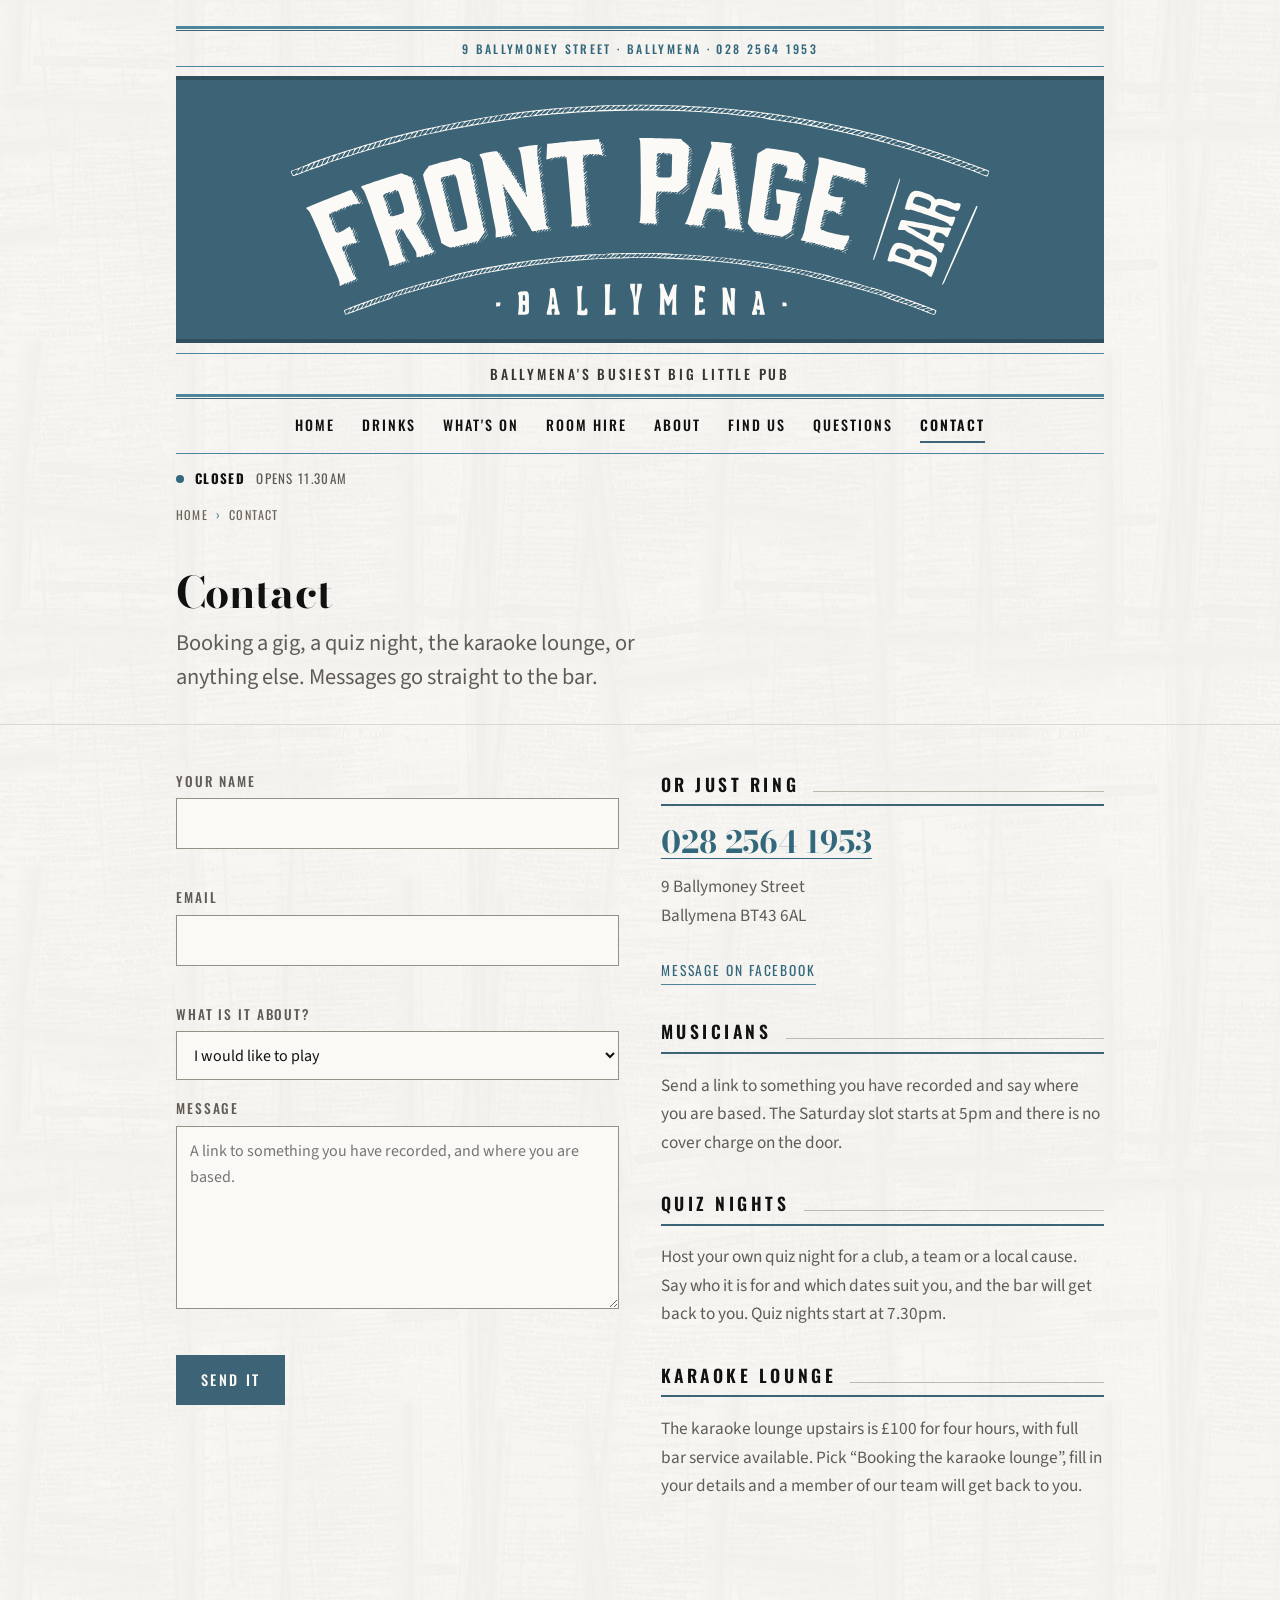
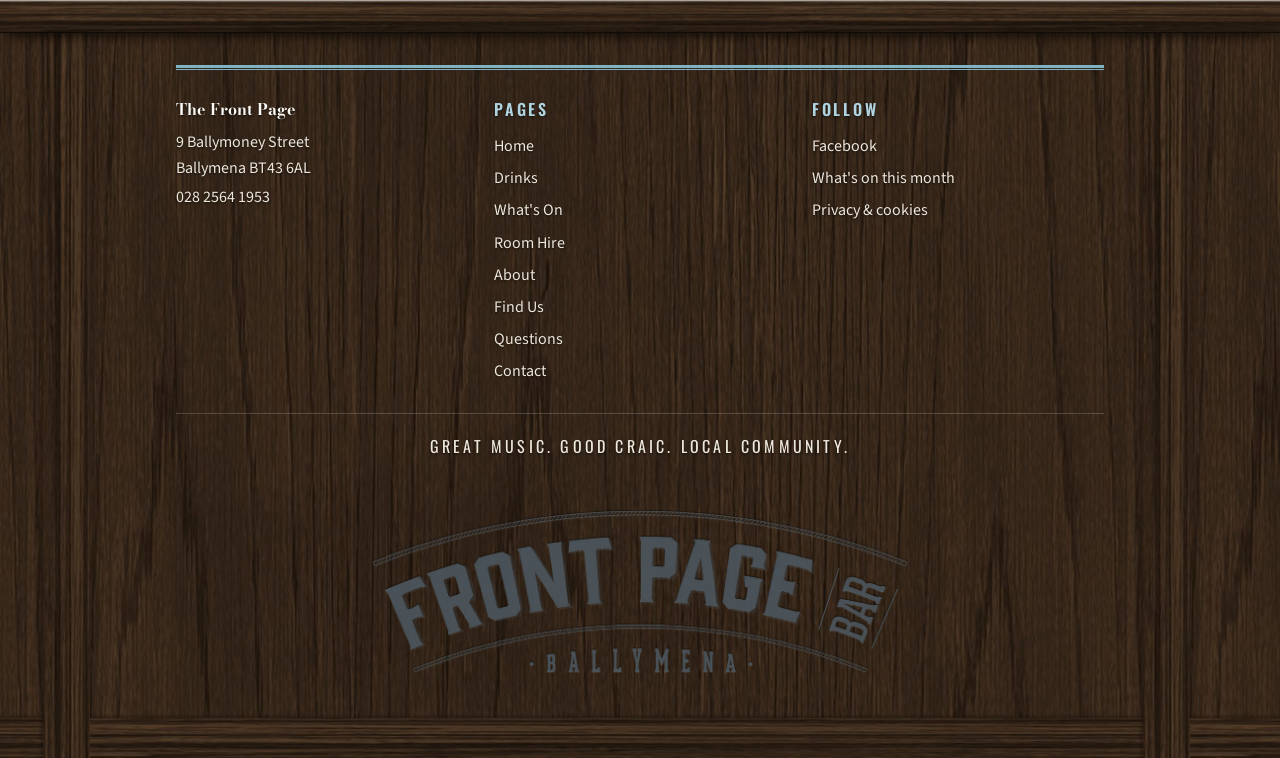
<file: contact.html>
<!doctype html>
<html lang="en-GB" class="look-oak">
<head>
<meta charset="utf-8">
<meta name="viewport" content="width=device-width, initial-scale=1">
<title>Contact | The Front Page Bar, Ballymena</title>
<meta name="description" content="Message The Front Page Bar in Ballymena about playing a Saturday slot, a quiz night, booking the karaoke lounge, or anything else. Or ring 028 2564 1953.">

<link rel="canonical" href="https://thefrontpagebar.com/contact.html">
<meta property="og:type" content="website">
<meta property="og:site_name" content="The Front Page Bar">
<meta property="og:title" content="Contact | The Front Page Bar, Ballymena">
<meta property="og:description" content="Message The Front Page Bar in Ballymena about playing a Saturday slot, a quiz night, booking the karaoke lounge, or anything else. Or ring 028 2564 1953.">
<meta property="og:url" content="https://thefrontpagebar.com/contact.html">
<meta name="twitter:card" content="summary_large_image">
<link rel="icon" href="favicon.ico" sizes="48x48">
<link rel="icon" href="assets/img/favicon-32.png" sizes="32x32" type="image/png">
<link rel="apple-touch-icon" href="assets/img/apple-touch-icon.png">
<link rel="manifest" href="site.webmanifest">
<meta name="theme-color" content="#3D6476">
<link rel="preconnect" href="https://fonts.googleapis.com">
<link rel="preconnect" href="https://fonts.gstatic.com" crossorigin>
<link rel="stylesheet" href="https://fonts.googleapis.com/css2?family=Bodoni+Moda:opsz,wght@6..96,600;6..96,700;6..96,900&family=Oswald:wght@400;500;600&family=Source+Sans+3:ital,wght@0,400;0,600;1,400&display=swap">
<link rel="stylesheet" href="assets/css/site.css?v=8496f734">

<script type="application/ld+json">{"@context":"https://schema.org","@type":"BreadcrumbList","itemListElement":[{"@type":"ListItem","position":1,"name":"Home","item":"https://thefrontpagebar.com/index.html"},{"@type":"ListItem","position":2,"name":"Contact","item":"https://thefrontpagebar.com/contact.html"}]}</script>
</head>
<body>

<a class="skip" href="#main">Skip to content</a>
<div class="runhead" id="runhead">
  <div class="runhead__in sheet">
    <a class="runhead__name" href="index.html"><picture><source type="image/webp" srcset="assets/img/logo-sm.webp?v=aea6c464"><img src="assets/img/logo-sm.png?v=f793d2e6" width="420" height="132" alt="The Front Page Bar"></picture></a>
    <span class="runhead__mid">Ballymena's Busiest Big Little Pub</span>
    <button class="runhead__burger" type="button" id="burger2"
            aria-expanded="false" aria-controls="drawer">Menu</button>
  </div>
  <i class="runhead__bar" id="progress"></i>
</div>
<header class="mast">
  <div class="sheet">
    <div class="rule rule--d"></div>
    <p class="mast__kicker">9 Ballymoney Street &middot; Ballymena &middot; <a href="tel:+442825641953">028 2564 1953</a></p>
    <div class="rule"></div>
    <a class="mast__name" href="index.html"><svg class="plate plate--logo" viewBox="0 0 1502 461" style="aspect-ratio:1502/461" role="img" aria-label="The Front Page Bar, Ballymena" focusable="false"><g class="plate__g"><path pathLength="1" d="M1478 154C1416 130 1350 108 1290 92C1277 88 1264 85 1260 84C1228 73 1107 48 1040 39C1030 38 1020 36 1018 35C1015 34 971 29 947 27C938 26 928 25 925 25C837 16 702 16 599 24C565 26 505 32 493 34C490 35 477 37 464 39C383 51 283 71 242 83C237 85 221 90 206 93C164 105 88 129 84 131C84 132 75 135 65 139C55 142 38 148 29 152C8 160 11 159 8 154C5 147 5 147 12 145C22 141 44 132 48 130C59 125 123 104 173 89C184 86 197 82 201 81C254 64 381 38 455 27C649 -1 850 -1 1043 26C1077 31 1092 34 1154 46C1195 54 1259 69 1293 79C1351 95 1438 124 1456 132C1459 133 1469 137 1478 140C1488 144 1496 147 1496 147C1497 148 1492 160 1492 159C1491 159 1485 157 1478 154ZM14 155C16 155 20 150 21 145C22 143 22 143 15 145C11 147 8 148 8 148C7 148 11 156 11 156C11 156 13 156 14 155ZM1493 153L1495 149L1491 147C1487 146 1487 146 1481 148C1473 150 1473 150 1482 154C1491 157 1491 157 1493 153ZM24 152C27 151 28 149 30 145C33 138 33 138 28 140C25 141 17 153 19 153C19 153 21 153 24 152ZM36 147C37 147 39 145 41 141C44 134 44 134 41 136C36 137 35 138 32 143C31 146 30 148 30 149C30 149 30 149 31 149C32 149 34 148 36 147ZM1478 147C1485 145 1485 145 1480 143C1477 141 1476 141 1471 144C1464 146 1464 147 1468 148C1471 150 1472 150 1478 147ZM50 139C53 135 55 130 54 130C50 130 41 140 41 145C41 147 48 142 50 139ZM1469 143L1473 141L1469 139C1466 137 1465 137 1460 140C1453 142 1453 143 1457 144C1460 146 1463 145 1469 143ZM62 133C66 126 66 126 60 128C58 129 52 138 52 141C52 141 53 141 56 140C59 139 60 138 62 133ZM1458 139L1463 137L1460 135C1459 135 1457 134 1456 134C1455 134 1453 134 1451 135C1449 136 1446 137 1445 138L1442 139L1445 140C1450 142 1452 142 1458 139ZM73 129C77 122 77 122 71 124C68 125 67 127 65 131C62 138 62 138 66 136C70 135 71 134 73 129ZM1447 135L1452 133L1449 131C1445 129 1444 129 1437 132L1432 135L1434 136C1439 138 1442 138 1447 135ZM1438 130C1442 129 1441 128 1437 126C1433 125 1421 129 1422 131C1423 133 1429 134 1432 133C1434 132 1436 131 1438 130ZM78 132C80 131 82 129 84 125C88 118 87 118 83 120C80 121 79 122 76 127C72 134 73 134 78 132ZM95 121C98 115 98 115 93 116C90 117 89 119 87 123L84 129L88 128C91 127 93 125 95 121ZM1425 127C1431 125 1431 124 1426 123C1423 122 1422 122 1414 125L1410 127L1413 128C1417 130 1419 130 1425 127ZM101 123C103 123 109 113 109 112C107 110 100 114 98 120C94 126 94 126 101 123ZM1415 123L1420 121L1417 119C1413 118 1412 118 1405 120L1400 123L1402 124C1407 126 1410 126 1415 123ZM1403 120C1410 117 1410 117 1405 115C1402 114 1390 117 1390 120C1390 120 1395 122 1397 122C1397 122 1400 121 1403 120ZM111 120C114 119 115 117 117 114C120 107 120 107 117 109C112 110 111 111 108 116C105 122 106 122 111 120ZM128 110C131 104 131 104 127 105C124 106 122 108 120 112C116 119 116 119 121 117C124 116 126 114 128 110ZM1392 116C1399 114 1399 113 1394 112C1391 111 1390 111 1385 113C1379 116 1378 117 1382 118C1386 119 1387 118 1392 116ZM1382 113L1388 110L1384 109C1379 107 1379 107 1373 110L1367 113L1371 114C1376 116 1375 116 1382 113ZM133 113C135 113 137 111 139 107C142 101 142 100 139 102C134 103 133 104 130 110C128 115 128 115 133 113ZM150 104C153 97 153 97 148 99C146 100 144 101 142 105C138 112 138 111 143 110C146 109 147 108 150 104ZM1371 109C1377 107 1377 106 1372 105C1369 104 1368 104 1363 106C1357 109 1357 110 1360 111C1365 112 1367 111 1371 109ZM1360 106C1367 103 1367 103 1362 101C1358 101 1357 101 1352 103L1346 106L1349 107C1353 109 1354 109 1360 106ZM155 106C158 105 165 96 163 95C162 93 155 97 153 102C149 108 149 108 155 106ZM1350 103C1355 100 1355 99 1350 98C1347 97 1345 98 1341 100L1335 103L1339 104C1343 106 1344 106 1350 103ZM166 103C169 102 175 93 174 92C172 89 167 93 163 100C160 104 160 105 162 104C163 104 165 103 166 103ZM1344 96C1344 94 1336 94 1330 97C1324 100 1324 99 1331 102C1332 102 1344 98 1344 96ZM183 93C186 88 186 87 185 88C184 88 182 89 181 89C179 89 177 91 175 95C171 102 171 101 176 100C179 99 181 98 183 93ZM1328 96L1333 93L1329 92C1326 91 1325 91 1320 93C1314 96 1313 97 1317 98C1321 99 1323 98 1328 96ZM188 97C190 96 191 95 194 90C197 86 197 84 196 85C195 85 193 86 192 86C190 86 189 87 188 88C188 89 186 92 185 94C182 98 183 98 188 97ZM1318 93L1323 90L1319 89C1315 87 1314 87 1308 90L1303 93L1305 94C1310 96 1312 96 1318 93ZM199 93C204 92 211 80 207 81C202 82 200 84 197 89C194 95 194 95 199 93ZM1307 90L1312 87L1308 86C1303 84 1303 84 1297 87L1291 90L1295 91C1300 93 1301 93 1307 90ZM210 90C213 90 214 88 217 83C220 77 220 77 218 78C213 79 211 81 208 86C204 92 204 92 210 90ZM1295 87C1301 84 1302 83 1298 82C1296 82 1295 81 1294 81C1292 80 1281 87 1283 88C1284 88 1285 89 1286 89C1289 90 1290 89 1295 87ZM221 87C224 87 227 83 231 75C231 75 229 75 226 76C222 77 222 77 219 83C215 89 215 89 221 87ZM1285 83L1290 80L1286 79C1282 77 1281 78 1276 80C1271 83 1270 85 1274 86C1278 87 1279 86 1285 83ZM232 84C234 84 242 74 242 72C242 71 233 74 232 76C226 84 226 87 232 84ZM1275 76C1271 75 1270 75 1265 78L1259 81L1263 82C1267 83 1268 83 1273 80L1279 77L1275 76ZM250 75C253 69 253 69 248 70C246 71 244 72 241 76C237 83 237 82 242 81C246 80 247 79 250 75ZM1263 77L1268 74L1264 73C1260 72 1259 72 1254 75L1248 78L1252 79C1254 80 1256 80 1257 80C1257 80 1260 79 1263 77ZM255 78C257 77 265 68 263 67C262 66 255 69 254 71C253 72 252 74 251 76C249 79 249 80 250 79C251 79 253 78 255 78ZM1251 75C1257 72 1258 71 1252 70C1248 69 1247 70 1243 72L1237 75L1241 76C1246 78 1245 78 1251 75ZM265 75C268 75 269 73 272 69C275 65 275 63 274 64C273 64 271 65 270 65C268 65 266 67 263 71C259 77 259 77 265 75ZM1241 72L1246 69L1242 67C1238 67 1237 67 1234 69C1227 72 1226 73 1229 74C1234 75 1235 75 1241 72ZM277 73C279 72 281 71 283 67L287 61L283 62C280 62 278 63 278 63C278 63 277 65 275 68C271 74 271 74 277 73ZM1231 65C1227 64 1227 64 1221 67L1215 70L1219 71C1223 72 1224 72 1229 69L1235 66L1231 65ZM294 65C299 58 299 58 291 60C289 60 283 69 283 71C283 73 291 69 294 65ZM1219 66L1224 63L1220 62C1215 61 1202 67 1206 68C1207 68 1208 69 1209 69C1212 70 1213 69 1219 66ZM302 67C303 66 309 57 308 57C306 54 294 64 294 68C294 68 301 68 302 67ZM313 64C313 64 315 62 317 59C321 53 320 53 315 55C312 55 305 63 305 66C305 66 313 65 313 64ZM1208 63L1213 61L1210 60C1209 60 1207 59 1206 59C1205 59 1202 60 1199 62C1194 65 1194 65 1196 66C1200 67 1203 66 1208 63ZM1196 62C1202 59 1202 58 1197 57C1191 56 1180 63 1186 64C1190 65 1191 64 1196 62ZM324 62C325 61 331 52 331 52C330 52 329 52 327 52C323 53 321 54 316 62C316 64 322 63 324 62ZM1190 56C1188 53 1182 54 1177 57L1172 60L1175 61C1179 62 1180 62 1185 59C1188 58 1191 56 1190 56ZM333 60C334 60 337 57 339 54L343 49L340 50C336 50 334 51 331 55C326 61 326 62 328 61C329 61 331 60 333 60ZM1174 57C1179 54 1179 53 1174 52C1170 51 1159 57 1163 59C1167 60 1170 59 1174 57ZM344 58C346 57 348 56 350 52C355 46 355 46 347 48C345 48 339 57 339 58C339 59 340 59 344 58ZM1163 55C1166 53 1168 52 1168 51C1168 50 1160 49 1159 50C1158 50 1155 52 1153 53L1149 56L1152 57C1157 58 1158 58 1163 55ZM356 55C358 55 365 46 364 45C363 43 356 47 353 51C349 56 349 57 352 56C353 56 355 55 356 55ZM1152 52C1160 47 1152 45 1143 50C1138 53 1138 54 1146 55C1146 55 1149 54 1152 52ZM367 53C368 53 370 51 373 48L377 42L374 43C372 43 370 43 369 43C368 43 361 53 361 54C361 54 362 54 363 54C364 54 366 53 367 53ZM1145 47C1146 47 1145 46 1143 46C1142 46 1140 45 1139 45C1138 45 1136 46 1133 48L1127 51L1130 52C1132 52 1134 53 1134 53C1135 53 1143 49 1145 47ZM380 50C381 50 383 47 385 45L388 40L384 41C380 42 376 45 373 49L372 52L375 52C378 51 380 51 380 50ZM394 46C399 39 400 38 395 39C390 40 390 40 386 46L383 50L386 50C389 49 391 48 394 46ZM1130 48C1135 45 1135 44 1130 43C1127 42 1116 48 1118 50C1121 51 1126 50 1130 48ZM401 47C403 47 410 39 410 37C410 37 408 37 406 37C402 38 400 39 396 46L394 49L396 48C398 48 400 47 401 47ZM1119 45C1124 42 1124 42 1118 41C1115 41 1105 46 1107 48C1110 49 1115 48 1119 45ZM416 42C418 40 420 38 420 36L422 34L418 34C415 35 413 36 413 36C410 39 406 45 406 46C406 48 414 45 416 42ZM1108 43C1113 40 1113 40 1107 39C1104 39 1094 44 1096 46C1099 47 1104 46 1108 43ZM1100 38C1098 36 1093 37 1089 39C1084 43 1084 44 1088 44C1091 45 1102 40 1100 38ZM426 42C428 40 433 32 431 32C427 32 424 34 422 37C421 39 419 41 418 42L416 45L420 44C422 44 425 43 426 42ZM1085 40C1090 37 1090 36 1085 35C1082 34 1081 35 1079 36C1078 37 1076 39 1075 39C1072 41 1072 42 1076 43C1078 43 1079 43 1080 43C1080 43 1082 42 1085 40ZM438 39C440 37 441 35 442 33L444 30L440 31C435 32 436 32 431 38L428 43L432 42C435 41 437 40 438 39ZM1074 38C1080 35 1080 34 1076 33C1071 32 1070 32 1065 36L1061 40L1064 41C1068 42 1069 42 1074 38ZM448 39C448 39 450 37 452 34C456 28 456 28 454 29C452 29 450 29 449 29C447 29 440 38 440 40C440 41 448 40 448 39ZM460 37C460 36 462 34 464 32L467 27L464 27C462 27 460 28 459 28C457 29 451 38 451 39C451 39 459 38 460 37ZM1064 36L1068 32L1064 31C1059 30 1058 31 1051 36C1050 38 1050 38 1051 39C1056 40 1059 39 1064 36ZM1052 34C1059 29 1051 27 1043 32C1038 36 1038 37 1043 38C1047 38 1047 38 1052 34ZM471 35C472 34 473 32 475 30C479 26 479 25 474 26C470 27 466 30 463 35L462 38L466 37C468 37 471 36 471 35ZM1040 33L1045 29L1041 28C1037 27 1037 27 1032 31L1028 34L1030 35C1034 37 1034 37 1040 33ZM485 30C490 25 490 24 485 25C481 25 478 27 474 34C471 38 481 34 485 30ZM1029 31C1035 27 1035 26 1029 26C1026 26 1024 27 1021 29C1016 33 1016 33 1020 34C1022 34 1023 34 1024 34C1024 34 1026 33 1029 31ZM496 29C501 22 501 22 497 23C493 24 485 30 485 33C485 35 493 32 496 29ZM507 27C513 22 513 21 508 22C504 22 496 29 496 32C496 34 504 31 507 27ZM1018 29L1023 26L1019 25C1014 24 1003 30 1007 32C1010 33 1014 32 1018 29ZM1007 28C1012 24 1012 23 1007 23C1004 23 1001 24 998 27L993 30L997 31C999 31 1001 31 1001 31C1001 31 1004 30 1007 28ZM519 26C523 21 523 21 521 21C517 20 514 21 510 26L506 30L510 30C513 30 515 30 519 26ZM530 24C535 19 535 19 530 19C526 20 519 26 519 29C519 31 527 28 530 24ZM996 26L1001 23L997 22C992 22 983 26 983 29C983 31 992 29 996 26ZM535 27C537 27 546 20 546 18C546 16 538 19 534 23C530 27 529 29 531 28C532 28 534 27 535 27ZM984 25C989 22 989 21 983 21C979 20 971 27 973 28C977 29 980 28 984 25ZM973 24C978 20 978 19 973 19C970 19 968 20 964 23L959 26L962 27C964 27 966 27 967 27C968 27 970 26 973 24ZM554 21L558 16L554 17C550 17 548 19 545 22L540 26L545 26C549 26 550 26 554 21ZM961 23C967 19 967 18 962 18C959 18 956 19 953 22L948 25L952 26C955 26 956 26 957 26C957 26 959 25 961 23ZM563 23C564 21 566 19 567 18L569 15L565 16C560 17 556 20 554 24C552 27 560 26 563 23ZM952 21L955 18L951 17C947 17 945 18 942 21L937 24L941 24C946 25 947 25 952 21ZM576 20C581 15 581 14 575 15C572 16 570 17 567 20L564 24L567 24C571 24 572 24 576 20ZM941 19L944 17L939 16C935 16 934 17 930 20L926 23L930 23C935 24 936 24 941 19ZM588 18L592 13L588 14C584 15 582 16 579 19L574 23L579 23C583 23 584 23 588 18ZM929 15C924 15 916 19 916 22C916 24 924 23 928 19L933 16L929 15ZM599 18C601 15 603 13 602 13C596 13 590 15 588 21C585 25 594 23 599 18ZM917 18L921 15L917 14C913 14 911 15 908 18L904 21L907 21C912 22 913 22 917 18ZM610 17L614 12L610 12C607 12 605 13 602 17L597 21L602 21C606 21 607 21 610 17ZM622 16L626 11L622 11C618 11 610 18 610 20C610 23 618 20 622 16ZM905 18C911 14 911 13 905 13C902 13 900 14 897 17L892 20L895 21C897 21 899 21 899 21C900 21 903 20 905 18ZM633 16C638 11 638 10 633 11C628 12 621 17 621 20C621 22 629 19 633 16ZM894 17C899 13 899 12 894 12C890 12 882 17 882 20C882 22 890 20 894 17ZM644 15L648 10L644 10C641 10 640 11 636 15L631 19L635 19C639 19 640 19 644 15ZM871 16L876 12L871 12C867 11 866 12 863 15L859 18L862 19C864 19 866 19 866 19C866 19 869 18 871 16ZM883 16L887 13L883 12C880 11 878 12 872 17L869 19L874 19C878 19 880 19 883 16ZM656 14L660 9L656 10C652 10 651 11 647 14L643 18L647 18C651 18 652 18 656 14ZM667 14L671 9L667 9C663 9 655 15 655 18C655 21 663 18 667 14ZM860 15C865 11 865 10 860 10C856 10 848 15 848 18C848 20 856 18 860 15ZM678 13C683 9 683 8 677 9C674 9 672 11 669 14L665 17L670 17C674 17 675 17 678 13ZM690 13L694 8L690 8C686 8 685 9 681 13L676 17L681 17C685 17 686 17 690 13ZM701 12L705 8L701 8C697 8 689 14 689 16C689 19 698 16 701 12ZM828 12L830 9L826 9C823 9 821 10 817 13L813 16L817 16C821 17 824 16 828 12ZM838 13L842 10L838 9C834 9 832 10 829 13L824 17L829 17C833 17 834 17 838 13ZM849 14L853 11L849 10C846 10 836 15 836 17C836 19 846 17 849 14ZM712 13C717 9 717 8 711 8C708 8 707 9 703 12L699 16L704 16C707 16 709 16 712 13ZM723 13C729 8 729 7 724 7C721 7 719 8 715 12L710 16L715 16C718 16 720 16 723 13ZM734 13C740 9 740 7 735 7C732 7 723 14 723 16C723 18 731 16 734 13ZM747 12L751 7L747 7C742 7 735 13 735 16C735 18 743 15 747 12ZM758 12C763 8 763 7 758 7C754 7 745 14 746 16C747 17 754 16 758 12ZM769 13C774 8 774 7 769 7C766 7 756 14 757 15C759 17 765 16 769 13ZM781 12C783 10 784 8 784 8C783 8 781 8 780 8C777 7 769 13 769 16C769 18 776 16 781 12ZM792 12L796 9L792 8C788 8 780 13 780 16C780 18 787 16 792 12ZM804 12L808 9L803 8C799 8 798 9 794 12L790 16L795 16C799 16 800 16 804 12ZM815 13C820 9 820 8 815 8C811 9 809 9 806 12L801 16L806 16C811 16 812 16 815 13Z"/><path pathLength="1" d="M354 312C355 309 355 309 350 310C346 311 345 310 336 306L327 301L325 291C323 286 318 269 314 253C310 238 304 215 301 203C298 192 293 176 291 168L288 155L293 146C297 142 300 138 300 137C300 136 306 135 325 129C329 128 340 126 350 123L368 119L373 122C375 123 378 124 379 124C379 124 380 124 380 125C379 125 380 126 382 126C383 126 384 127 384 128C384 128 385 128 386 128C387 128 388 129 388 131C388 134 389 134 390 132C391 131 392 130 392 131C392 132 391 133 390 133C389 135 388 138 390 139C390 139 390 141 390 142C391 143 391 145 391 146C391 147 392 150 392 152C393 157 393 157 397 153C400 150 400 150 397 155C394 158 394 160 394 161C395 162 395 164 395 164C395 165 396 167 396 167C396 168 397 168 399 165L403 161L400 166C395 173 396 176 400 171L404 167L401 172C399 174 398 178 398 179L398 182L400 180C400 178 402 176 403 175C405 173 404 176 400 181C399 183 398 186 400 186C400 186 402 185 403 183C404 181 406 179 406 179C406 179 405 182 403 184C400 188 400 190 400 192C401 194 401 195 402 197C402 198 403 198 405 195C409 191 409 192 405 197C401 202 402 207 406 202C408 200 408 200 406 203C404 206 403 210 405 210C405 210 406 210 406 210C406 209 407 208 408 206C411 202 411 205 407 209C405 212 405 213 405 215C406 216 406 218 406 218C406 219 407 222 407 224L408 229L411 225C413 222 414 220 414 220C415 220 411 227 410 229C409 230 408 234 410 234C410 234 412 233 413 230C415 228 416 227 416 227C416 228 414 230 413 232C410 236 409 239 411 240C411 240 412 241 412 242C412 245 414 257 415 257C415 257 417 256 418 254C420 252 421 250 421 251C421 251 419 254 418 256C415 259 415 261 415 262C416 263 416 265 416 265C416 266 417 268 417 268C417 269 418 269 420 266L423 263L420 267C419 269 418 272 418 274L418 277L421 273C424 267 425 267 422 274C415 284 402 304 401 303C401 303 401 301 402 300C404 298 404 297 402 297C401 297 400 298 396 303C395 305 395 305 396 302C398 299 398 298 395 300C393 300 391 301 390 301C389 300 387 301 386 304C385 306 383 307 383 307C383 307 383 305 384 304L386 301L384 302C382 302 381 303 381 304C380 304 379 306 378 307C377 309 377 309 378 306C380 303 378 302 375 304C375 304 374 305 372 305C367 306 363 307 363 308C362 308 361 310 360 311C359 313 359 313 360 310C363 306 359 306 355 311C353 313 353 313 354 312ZM362 276C364 275 369 274 373 273C385 270 384 271 379 246C374 225 364 182 361 167C358 155 354 151 350 157C349 159 348 160 347 160C347 160 347 160 348 159C350 156 350 155 348 155C347 155 345 157 343 159C341 163 340 163 342 159C344 156 344 156 340 158C337 159 334 159 331 160C327 160 326 163 326 167C327 173 327 173 332 166C334 162 336 160 337 160C337 160 335 163 332 167C330 170 328 174 328 175C328 178 330 177 332 174C335 169 336 170 332 175C330 179 329 185 331 184C331 184 333 181 334 179C335 177 336 175 336 176C337 176 335 178 334 181C329 189 330 194 335 186C336 184 338 182 338 183C338 183 336 185 335 188C333 190 332 193 333 194C333 196 334 196 335 194C336 193 337 191 338 190C339 188 339 189 337 193C335 195 334 198 334 199C334 202 336 201 338 198C339 196 340 194 340 194C341 194 340 196 337 200C335 203 335 204 336 206C336 208 337 208 339 204C341 201 342 199 342 199C343 199 342 201 341 203C337 208 336 210 337 212C338 213 338 214 338 215C339 221 340 224 341 224C341 224 342 224 342 224C342 223 343 222 344 220L347 217L345 220C344 222 343 224 342 225C341 227 341 228 342 230C342 231 343 233 343 234C343 237 344 237 347 233C348 231 349 229 349 229C350 229 349 231 348 232C344 239 344 239 345 244C346 249 347 250 348 247C349 246 350 244 351 243C352 242 352 242 350 246C347 250 347 251 348 253C348 254 349 257 349 258C349 261 349 261 354 254L356 252L354 255C353 256 352 259 351 260C350 262 350 263 351 265C351 266 352 268 352 269C352 271 352 271 353 271C353 271 354 271 354 271C354 270 355 269 356 267C358 265 358 265 356 269C353 273 353 278 356 276C356 276 357 276 357 276C357 278 358 278 362 276Z"/><path pathLength="1" d="M216 345C216 340 215 338 193 274C187 258 179 235 175 222C164 192 163 190 159 185C156 182 156 181 157 180C158 179 200 165 226 157L242 152L247 154C249 155 252 156 252 156C252 156 253 156 253 156C253 157 254 157 255 157C256 157 257 158 257 159C258 159 259 159 260 159C261 159 262 159 262 161C263 162 263 162 264 161C266 160 266 162 265 163C264 164 264 165 265 166C265 168 266 167 267 165C268 164 269 163 269 163C270 163 269 165 268 166C266 169 265 172 267 173C267 173 268 175 268 177C268 180 268 180 273 173C274 172 273 173 272 177C269 182 269 183 272 190C272 191 272 193 272 194C273 198 273 198 276 194C278 191 279 190 279 190C280 190 278 192 277 195C274 199 274 199 276 208C277 209 278 208 279 206C281 203 282 201 282 201C283 201 282 203 280 206C278 210 277 214 279 214C279 214 280 213 281 211C282 209 283 208 284 208C284 208 283 210 281 213C279 216 279 217 279 219C280 221 281 221 283 217C286 212 286 213 283 218C279 225 280 229 285 222C288 217 288 218 285 224C282 229 282 232 284 232C284 232 285 231 286 229C286 228 287 226 288 226C289 225 288 227 286 230C284 234 284 235 285 238C286 240 285 241 280 250C277 255 274 260 274 261C275 263 276 262 283 251C289 241 295 232 292 238C291 240 287 246 283 252C279 259 277 264 277 265C278 267 279 266 285 256C288 251 292 246 293 244C294 243 291 248 287 255C280 266 278 270 281 270C281 270 282 269 283 268C283 267 284 266 284 266C285 266 284 268 283 269C281 274 282 276 285 273L288 270L286 273L284 277L286 281C289 285 289 285 291 282C291 280 292 279 292 280C293 280 292 281 291 283C290 285 289 288 291 288C291 288 292 288 293 286C293 285 294 285 294 285C295 285 294 286 293 288C291 292 292 294 295 291L298 288L296 292C295 295 295 296 296 297C296 297 297 297 298 295C299 294 299 292 300 292C301 292 300 294 299 296C297 299 297 301 299 301C299 301 300 300 301 299C301 297 302 296 302 297C303 297 302 299 301 300C299 303 299 303 301 307C304 311 304 311 306 308C306 306 307 305 307 306C308 306 307 307 306 309C305 311 305 312 306 313C306 315 307 314 308 312C309 310 310 310 310 310C310 311 309 313 309 313C306 315 308 318 311 316C313 314 313 314 312 317C310 321 309 322 307 322C307 322 306 322 305 322C304 322 302 324 302 325C301 327 300 329 300 329C299 329 299 329 300 327C301 325 301 324 298 325C296 326 295 326 293 326C292 326 291 328 289 330C287 334 287 333 288 329C289 328 288 328 287 328C286 328 285 329 284 330C284 332 283 332 283 331C282 330 281 330 279 330C274 332 274 332 274 326C274 320 275 322 257 293C251 284 247 276 246 275C246 274 245 274 245 274C244 274 244 274 243 272C243 270 241 270 240 274C239 275 237 280 235 283L232 288L234 295C237 304 237 304 240 300C242 295 242 296 240 302C237 307 238 312 240 307C241 306 242 304 242 304C243 304 242 306 241 307C240 311 239 314 241 314C241 314 243 313 244 311C245 309 246 307 246 308C246 308 245 311 243 313C241 317 241 320 243 320C243 320 244 319 245 317C245 316 246 314 247 314C247 314 247 316 245 318C243 322 243 324 244 326C244 328 245 328 247 323C248 320 250 318 250 319C250 319 249 322 247 324C245 329 245 334 248 330C251 326 252 325 250 329C248 333 248 333 250 335C252 338 252 339 250 339C249 339 249 340 249 340C249 341 248 341 246 341C245 341 243 342 243 342C243 343 241 343 240 343C238 343 237 344 237 344C236 345 235 345 234 345C232 345 231 346 231 346C231 347 230 347 230 347C229 347 226 347 223 348C216 351 216 351 216 345ZM236 278C238 274 240 271 239 271C237 269 229 282 230 285C231 287 232 286 236 278ZM232 277C234 273 234 272 232 272C231 272 229 276 229 280C229 282 229 282 232 277ZM223 240C223 239 223 239 222 241C220 245 220 245 234 241C251 236 251 238 240 203C235 188 234 187 231 191L228 194L230 191C232 187 229 186 226 190C225 191 225 191 225 191C225 189 221 191 219 194C216 198 215 198 217 194C219 191 219 191 217 192C215 192 214 193 213 194C212 195 212 195 212 195C212 193 209 194 207 196C206 197 205 198 204 198C203 198 203 205 205 205C205 205 206 207 206 209C206 212 207 212 208 210C209 209 210 207 211 205C213 203 212 204 210 208C208 212 207 216 209 216C209 216 210 215 211 213C212 211 214 209 214 209C214 209 213 212 212 214C210 217 209 220 209 221C210 223 211 223 213 219C214 217 215 216 216 216C216 216 215 218 213 221C212 224 211 226 212 227C212 230 212 230 215 225C216 223 217 221 217 221C218 221 217 224 215 226C213 231 213 231 214 236C216 241 216 241 219 236C221 234 222 232 222 233C222 233 221 236 219 238C217 242 217 243 218 244C219 244 220 244 220 243C221 242 222 241 223 240Z"/><path pathLength="1" d="M460 291C460 290 460 289 461 288C463 287 463 285 461 286C459 287 457 287 451 288C448 288 445 289 444 289C443 290 443 289 443 283C444 277 443 272 439 253C435 231 432 215 421 157C418 143 416 129 415 127C415 124 413 120 411 117C407 111 406 111 428 107C447 104 446 104 449 109C449 111 450 111 451 109C453 108 453 108 452 110C450 113 452 116 454 113C454 112 455 111 456 111C457 111 456 112 455 113C453 116 454 119 457 117L459 115L458 117C456 120 456 120 458 123L460 126L463 124L465 122L463 125C461 129 462 132 465 129C467 126 467 127 465 130C463 134 465 136 468 133C470 130 470 131 468 134C467 136 467 137 468 138C469 139 469 139 470 137C470 136 471 135 472 135C473 135 472 136 471 137C469 140 470 143 473 141L475 139L473 142C471 145 473 148 475 145C476 144 477 143 477 143C478 143 477 144 476 145C474 148 475 151 478 149L480 147L478 150C477 152 477 153 478 154C479 154 480 156 480 157C481 159 481 159 483 157L485 155L484 158C482 160 482 160 484 162C485 164 486 165 486 166C486 166 487 166 488 165C490 163 490 163 489 165C488 167 488 168 489 171L491 174L494 172L496 170L494 173C493 175 493 176 494 179C496 183 497 183 499 180C499 179 500 179 500 179C501 179 500 180 499 181C497 184 498 187 501 185L503 183L501 186C499 189 501 192 503 189C504 188 505 187 505 187C506 187 505 188 504 189C502 192 503 195 506 193L508 191L507 194C505 197 506 199 508 197C509 195 509 196 501 140C497 112 496 108 494 103L491 98L493 97C494 97 502 96 511 94C519 93 528 92 530 92L533 91L532 96C532 99 532 103 532 106C532 109 532 112 532 114C532 116 532 117 532 117C533 117 535 116 537 114L540 111L536 116C533 120 533 121 533 125C534 128 534 131 534 132C534 134 535 135 535 136C535 136 536 135 538 133C543 128 543 129 538 135C533 142 534 146 540 139C541 137 543 135 543 136C543 137 541 139 539 140C537 142 536 145 536 146C536 149 536 149 540 145L544 141L540 146C535 152 535 156 540 151L544 148L541 152C538 156 537 157 538 159C538 160 538 162 538 162C536 166 539 167 542 163L546 159L542 164C537 170 537 174 543 169L547 165L543 169C540 173 540 174 540 179C541 185 541 185 545 181C548 178 548 177 546 180C545 182 544 184 542 185C541 187 541 188 541 189C542 190 542 192 542 194C541 197 543 197 546 193C548 191 548 191 548 192C547 193 546 195 545 196C544 197 543 199 543 200L543 203L546 199L550 196L547 200C542 207 543 211 548 205C549 203 551 201 551 202C551 202 549 205 547 207C542 213 543 217 548 211C551 208 551 208 550 210C549 212 547 214 546 214C545 216 544 220 545 220C546 220 547 219 549 217L553 213L549 218C544 224 544 229 549 223C551 221 553 219 553 220C553 220 551 222 550 224C547 227 547 228 547 232C547 239 548 239 551 235C552 234 554 232 554 232C555 232 553 234 551 237C546 243 547 248 552 241C554 239 554 239 554 240C553 241 552 243 551 244C549 246 548 250 549 250C550 250 551 249 553 247L556 244L553 248C549 254 548 259 553 254C554 252 556 250 556 250C557 250 556 252 555 253C550 259 550 259 551 263L553 266L556 264L558 262L556 265C553 269 554 272 558 268C559 267 560 266 560 267C560 269 556 272 553 272C552 271 550 272 548 275C546 277 546 278 547 275C548 274 549 272 549 272C548 271 544 273 544 273C544 274 543 275 542 276L540 279L541 276C543 273 543 272 541 272C540 272 539 273 538 273C538 274 537 274 536 274C535 273 534 274 533 274C532 274 530 275 528 275C526 275 524 275 523 276C522 276 521 276 520 275C520 274 514 264 507 252C499 241 493 229 492 228C489 224 478 206 472 197L468 191L465 195L463 198L465 194C468 191 468 188 466 188C464 188 461 194 461 196C462 197 462 199 462 199C462 200 463 202 463 202C463 203 464 203 466 200L470 196L466 201C464 204 463 207 463 208C464 208 464 210 464 212C465 214 465 217 466 222C466 224 467 227 467 228C468 232 469 239 469 241C469 242 470 244 470 244C470 245 471 244 473 242C477 238 477 239 473 244C468 250 470 253 475 248L478 244L475 248C470 255 471 259 475 254L479 250L476 255C473 259 473 260 473 264L474 270L477 266L481 262L478 267C475 271 475 271 476 275C478 279 479 279 481 276C483 274 483 274 482 276C481 277 480 279 480 279C479 279 479 280 479 280C479 281 478 283 475 286C473 289 472 289 473 287C476 282 472 282 468 288C467 289 466 290 466 290C466 289 466 288 467 287C468 287 469 286 469 285C469 284 464 285 464 287C462 290 460 292 460 291ZM510 200C510 198 510 197 508 198C507 199 507 200 508 201C509 203 510 203 510 200ZM464 185C463 183 463 183 461 186C459 190 460 193 463 190C465 188 465 187 464 185ZM462 181C461 180 459 181 459 183C459 186 460 187 462 184C463 183 463 182 462 181ZM459 176C458 175 458 175 458 177C458 179 459 180 460 178C460 178 459 177 459 176Z"/><path pathLength="1" d="M121 450C118 444 118 445 131 439C200 413 252 396 317 379C329 376 342 372 346 371C408 352 557 330 654 325C666 325 680 324 687 323C698 322 808 322 810 323C810 323 823 324 839 325C926 330 1005 339 1086 356C1114 361 1153 370 1157 371C1158 372 1167 374 1177 377C1206 384 1211 386 1249 397C1277 405 1322 421 1370 439C1386 445 1384 444 1382 450C1379 455 1380 455 1366 450C1349 443 1328 435 1304 427C1293 424 1283 420 1281 419C1267 412 1165 384 1123 375C1116 373 1110 372 1109 371C1103 368 1019 353 970 347C898 338 794 331 738 333C731 333 714 334 701 334C640 335 565 342 499 352C461 358 403 368 392 372C389 373 375 376 361 379C313 391 224 416 219 419C219 420 216 421 213 422C201 426 159 441 141 448C131 451 123 454 123 454C123 454 122 452 121 450ZM126 452C128 451 133 443 133 441C133 441 122 444 122 445C121 446 123 452 124 452C124 452 125 452 126 452ZM1380 449C1382 444 1378 442 1370 445C1364 447 1364 447 1371 450C1378 453 1379 453 1380 449ZM134 448C137 447 143 439 141 438C140 436 135 440 133 444C130 450 130 450 134 448ZM148 440C152 434 151 433 148 435C145 436 140 443 140 446C140 448 147 443 148 440ZM1367 445C1373 443 1373 442 1369 441C1364 439 1354 443 1358 445C1361 447 1361 447 1367 445ZM1364 439C1366 437 1356 437 1351 438L1346 441L1350 442C1353 443 1361 441 1364 439ZM153 441C156 440 162 430 159 431C158 431 157 432 155 432C154 432 152 434 151 438C149 443 149 443 153 441ZM163 438C165 437 170 427 169 427C166 427 163 430 160 435C158 439 158 440 159 439C160 439 162 438 163 438ZM1349 438C1355 436 1355 435 1351 434C1346 432 1336 437 1340 438C1343 440 1345 440 1349 438ZM176 429C179 423 179 423 175 425C173 425 172 427 169 431L167 436L170 435C173 434 174 433 176 429ZM1341 434L1346 432L1342 431C1339 430 1338 430 1333 432L1328 434L1331 435C1335 437 1335 437 1341 434ZM1331 431C1334 430 1336 429 1335 428C1334 426 1329 426 1324 428L1319 431L1322 432C1324 433 1325 433 1326 433C1326 433 1328 432 1331 431ZM180 431C183 430 189 422 187 421C186 419 181 423 179 427C176 433 176 433 180 431ZM189 428C192 428 199 418 197 417C196 415 190 419 188 424C185 430 185 430 189 428ZM1322 428C1328 426 1328 425 1323 424C1318 423 1308 427 1313 429C1316 430 1318 429 1322 428ZM204 419C206 416 207 413 206 413C203 413 199 416 197 421C194 427 194 427 198 425C201 424 202 423 204 419ZM1313 425C1319 423 1319 422 1315 421C1312 420 1311 420 1307 422C1301 424 1301 425 1304 426C1308 427 1309 426 1313 425ZM213 416C216 410 216 410 212 412C209 413 208 414 206 418L204 423L207 422C210 421 211 420 213 416ZM1304 421C1310 419 1310 418 1305 417C1302 416 1301 416 1298 418C1292 421 1292 421 1295 422C1298 424 1299 424 1304 421ZM1295 418L1300 415L1297 414C1294 413 1293 413 1289 415C1283 417 1283 418 1286 419C1289 421 1290 421 1295 418ZM217 418C220 417 226 409 224 408C223 406 218 410 216 414C214 417 213 419 213 419C214 419 215 419 217 418ZM232 409L235 404L232 405C228 406 223 412 223 416C223 418 230 413 232 409ZM1286 414L1291 412L1288 411C1285 410 1284 410 1280 412C1274 414 1274 415 1277 416C1280 417 1282 416 1286 414ZM241 407C244 401 244 401 240 403C237 403 232 411 232 413C232 415 239 410 241 407ZM1277 411L1282 409L1279 408C1276 407 1275 407 1271 409C1265 411 1265 412 1268 413C1271 414 1273 413 1277 411ZM246 409C247 409 249 406 251 403C253 399 253 398 252 399C251 399 249 400 248 400C247 400 245 403 243 406C241 410 241 411 242 410C243 410 245 409 246 409ZM1267 409C1272 406 1272 406 1271 405C1268 404 1264 404 1259 407C1253 410 1260 412 1267 409ZM1263 403C1263 401 1256 401 1251 403L1246 406L1250 407C1253 408 1263 405 1263 403ZM254 406C257 406 264 397 263 396C261 395 255 398 253 402C250 408 250 408 254 406ZM1249 403C1255 401 1255 400 1250 399C1248 399 1246 399 1242 401L1238 403L1240 404C1242 405 1243 405 1244 405C1244 405 1246 404 1249 403ZM267 402C267 402 269 399 270 397L272 393L270 393C267 393 264 397 261 401L260 405L262 404C264 404 266 403 267 402ZM1241 400C1245 398 1245 397 1240 396C1238 396 1236 396 1233 398C1228 400 1228 400 1231 401C1234 403 1236 403 1241 400ZM273 401C276 400 283 390 280 390C277 391 274 392 272 396C269 402 269 402 273 401ZM288 393C291 387 291 387 287 389C284 389 279 396 279 399C279 401 286 397 288 393ZM1232 397L1236 395L1232 394C1229 393 1228 393 1224 395C1219 397 1219 398 1222 399C1225 400 1227 399 1232 397ZM1223 394L1226 392L1223 391C1220 390 1219 391 1214 393L1209 395L1213 396C1217 397 1218 397 1223 394ZM294 395C295 394 300 386 299 386C298 384 293 387 290 392L288 397L290 396C292 395 294 395 294 395ZM1213 392L1217 390L1214 389C1211 387 1210 387 1206 390C1201 392 1201 393 1204 394C1207 395 1208 394 1213 392ZM302 393C304 392 310 384 309 383C308 381 302 385 300 389C297 394 297 394 302 393ZM1205 386C1202 385 1192 388 1192 390C1192 392 1199 392 1203 390L1208 387L1205 386ZM315 388C319 382 319 380 314 381C312 381 307 389 307 391C307 392 313 389 315 388ZM1194 387C1199 384 1199 384 1195 383C1193 383 1190 383 1187 385C1182 387 1182 388 1185 389C1189 390 1190 389 1194 387ZM321 388C323 387 329 378 328 378C327 376 321 380 319 384C316 389 316 389 321 388ZM1188 381C1185 380 1182 380 1177 383L1173 385L1176 386C1180 387 1190 383 1188 381ZM334 383C334 382 336 380 336 378L338 375L335 376C333 376 331 377 331 377C329 380 326 385 326 386C326 387 332 384 334 383ZM1176 382C1180 380 1180 379 1176 378C1172 377 1162 383 1166 384C1170 385 1171 384 1176 382ZM340 383C341 382 343 380 345 378C346 376 347 374 347 375C348 375 347 377 346 379L343 382L346 381C347 381 349 380 349 380C351 380 357 372 357 371C357 369 353 370 350 373C349 374 348 374 348 374C348 372 341 374 339 376C334 383 334 385 340 383ZM1166 380L1171 377L1167 376C1164 375 1163 376 1159 378C1154 380 1154 381 1158 382C1159 382 1161 382 1161 382C1161 382 1164 381 1166 380ZM1156 378C1160 376 1161 375 1160 374C1157 373 1153 373 1150 375C1146 378 1146 379 1149 380C1150 380 1151 380 1151 380C1151 380 1154 379 1156 378ZM361 377C364 374 367 367 365 368C364 368 363 368 362 368C360 368 354 377 354 379C354 379 361 378 361 377ZM373 371C376 366 376 365 372 366C369 367 368 368 366 372L363 377L367 376C370 376 371 374 373 371ZM1148 375C1152 373 1152 372 1147 371C1146 370 1144 370 1143 371C1143 372 1141 373 1139 374C1136 376 1135 376 1137 377C1141 378 1143 378 1148 375ZM1138 373C1143 370 1143 369 1139 368C1134 368 1125 373 1128 375C1132 376 1134 375 1138 373ZM378 374C379 373 381 371 383 368L386 363L383 364C379 365 378 365 375 370C372 375 373 375 378 374ZM1128 371C1134 367 1134 367 1130 366C1126 366 1115 371 1118 372C1119 372 1120 373 1121 373C1123 374 1124 374 1128 371ZM387 371C389 370 395 363 394 362C393 361 388 363 386 365C385 366 384 369 383 370C381 373 383 373 387 371ZM1120 368L1124 365L1120 364C1116 363 1106 368 1109 370C1113 371 1115 370 1120 368ZM397 369C398 368 401 366 402 363L405 359L401 360C397 361 396 361 393 367C391 370 392 370 397 369ZM1110 366C1115 363 1115 363 1111 362C1106 361 1097 366 1100 368C1104 369 1106 369 1110 366ZM408 366C408 366 410 364 411 362C414 358 414 357 410 358C407 359 402 365 402 367C402 368 408 367 408 366ZM1101 364L1105 361L1102 360C1097 359 1088 364 1091 366C1095 367 1097 367 1101 364ZM419 362C424 357 425 355 421 356C417 357 414 360 412 364C410 367 416 366 419 362ZM1091 362C1096 360 1096 359 1092 358C1088 357 1078 362 1082 364C1085 365 1087 364 1091 362ZM427 362C428 362 430 359 431 357L434 353L431 354C428 355 421 360 421 363C421 364 425 364 427 362ZM437 360C437 360 439 358 440 356C442 354 443 352 443 352C443 352 436 353 435 354C435 354 434 356 432 358C431 360 430 361 430 362C430 362 437 361 437 360ZM1082 360C1087 357 1087 357 1083 356C1079 356 1070 360 1072 362C1074 363 1078 362 1082 360ZM444 359C446 359 452 352 451 351C450 349 445 352 442 356C439 359 439 361 440 360C441 360 443 359 444 359ZM1072 358C1077 356 1077 354 1072 354C1069 354 1062 358 1062 360C1062 361 1069 360 1072 358ZM1063 357C1066 355 1067 354 1066 353C1063 352 1059 352 1055 355L1051 358L1054 359C1056 359 1057 359 1058 359C1058 359 1060 358 1063 357ZM458 354C463 349 463 348 459 349C455 350 452 353 450 357C448 360 455 358 458 354ZM1054 355L1058 352L1055 351C1050 350 1041 355 1044 357C1048 358 1049 358 1054 355ZM467 353C472 348 472 347 468 347C465 347 459 353 459 356C459 358 464 356 467 353ZM477 352C481 346 481 345 478 346C475 346 468 352 468 355C468 356 474 354 477 352ZM1044 353C1049 351 1049 349 1045 349C1041 349 1041 349 1035 348C1032 347 1031 348 1027 350L1023 353L1027 354C1029 354 1031 354 1034 352C1036 350 1038 350 1038 350C1039 350 1038 351 1036 352C1030 356 1037 357 1044 353ZM486 350C491 345 491 344 487 344C484 345 478 350 478 353C478 355 483 353 486 350ZM496 348C501 343 501 342 497 343C494 344 487 350 487 352C487 354 494 351 496 348ZM1025 350L1029 347L1026 346C1022 345 1014 349 1015 351C1016 353 1021 352 1025 350ZM1016 349C1019 346 1020 346 1018 345C1015 344 1012 344 1008 347C1004 350 1004 350 1007 351C1011 352 1011 352 1016 349ZM503 349C504 349 506 347 507 345L510 341L507 341C504 341 497 347 497 350C497 351 501 351 503 349ZM516 344C520 340 520 340 516 340C513 341 511 342 509 345L505 350L509 349C511 349 514 347 516 344ZM1006 347L1010 344L1007 343C1003 343 996 346 996 349C996 351 1003 349 1006 347ZM997 346L1001 343L997 342C993 341 984 346 987 348C991 349 992 349 997 346ZM525 344C530 339 530 338 526 339C522 340 520 341 518 345L516 347L519 347C521 347 523 346 525 344ZM989 343C992 341 991 340 987 340C985 340 982 342 980 343L975 346L979 347C982 347 983 347 989 343ZM535 342C538 339 538 338 537 338C534 337 531 339 528 343L524 347L528 346C531 346 533 344 535 342ZM544 342C548 338 548 336 545 336C542 336 535 342 535 345C535 346 541 344 544 342ZM978 343L982 340L978 339C975 339 974 339 971 341C964 346 971 347 978 343ZM554 340L558 336L555 336C552 335 550 336 547 340L543 345L547 344C550 343 552 342 554 340ZM968 342C971 339 972 339 970 338C967 337 965 337 961 340C954 345 961 346 968 342ZM564 339C568 335 568 334 564 334C561 334 554 340 554 343C554 344 561 342 564 339ZM958 341C963 338 963 336 959 336C954 336 947 342 949 343C953 344 954 344 958 341ZM949 340C951 338 952 336 952 336C950 335 945 336 941 338L938 341L940 342C942 342 943 342 944 342C944 342 946 341 949 340ZM574 337L577 333L573 333C571 333 569 334 567 337L564 341L567 341C570 341 571 341 574 337ZM939 339C944 336 944 334 939 334C937 334 934 335 932 337L928 340L931 341C933 341 934 341 935 341C935 341 937 340 939 339ZM583 336L587 332L584 332C581 332 579 333 576 336L572 340L576 340C579 340 580 340 583 336ZM930 337L934 334L930 333C928 333 925 334 923 336L918 339L921 340C923 340 925 340 925 340C926 340 928 339 930 337ZM593 336C596 332 596 331 593 331C590 331 589 332 586 335L583 339L586 339C589 339 590 339 593 336ZM920 337C925 333 925 332 920 332C915 332 908 338 912 339C916 340 916 340 920 337ZM603 334L606 330L603 330C599 330 598 331 594 337C591 341 599 339 603 334ZM612 334C615 330 615 330 614 330C611 329 607 332 604 335L602 338L605 338C608 337 610 336 612 334ZM910 336C915 332 915 331 910 331C907 331 899 337 901 338C904 339 907 338 910 336ZM622 333C625 329 625 329 622 329C618 330 612 335 612 337C612 339 619 336 622 333ZM901 335C905 331 905 330 901 330C898 330 891 335 891 337C891 339 898 337 901 335ZM631 332L635 328L632 328C629 328 627 329 624 332L620 336L624 336C627 336 628 336 631 332ZM892 333C894 332 895 330 894 330C893 330 891 330 890 330C889 330 887 331 884 333L880 336L884 336C887 336 889 336 892 333ZM641 331L645 327L642 327C639 327 637 328 634 331L630 335L634 335C637 335 638 335 641 331ZM651 331C652 329 654 328 654 327C654 327 652 327 651 327C648 328 641 333 641 335C641 336 647 334 651 331ZM872 333C877 329 877 328 872 328C868 328 861 333 863 335C865 336 868 335 872 333ZM883 332L886 329L882 329C878 329 877 330 874 332L871 335L875 335C878 335 880 335 883 332ZM660 330L664 326L661 326C658 326 656 327 653 330L649 334L653 334C656 334 657 334 660 330ZM670 330L673 326L670 326C667 326 660 331 660 333C660 336 668 333 670 330ZM853 331L857 327L853 327C851 327 849 328 846 330L842 333L845 334C847 334 848 334 849 334C849 334 851 333 853 331ZM862 332C865 330 866 329 865 328C862 327 859 328 855 331L851 334L855 334C858 334 860 334 862 332ZM679 330C684 326 684 325 679 325C677 325 675 326 672 329L668 333L672 333C675 333 677 333 679 330ZM690 329L693 325L689 325C686 325 678 331 679 333C681 334 687 332 690 329ZM835 329L838 326L834 326C832 326 829 327 827 329L823 332L826 333C830 333 831 333 835 329ZM843 331C848 327 848 326 843 326C841 326 839 327 836 330L832 333L836 333C839 333 841 333 843 331ZM698 329C703 325 703 325 698 325C696 326 694 327 692 329L688 332L692 332C694 332 696 332 698 329ZM708 329C713 326 713 324 708 324C706 324 704 325 701 328L697 332L701 332C703 332 705 331 708 329ZM719 328L722 324L719 324C715 324 708 329 708 332C708 334 716 331 719 328ZM804 329C806 328 808 326 808 326C809 326 808 328 806 329L803 332L807 332C811 332 818 328 818 326C818 326 814 326 809 326C801 326 800 326 798 328L794 331L797 332C798 332 800 332 800 332C800 332 802 331 804 329ZM824 330C826 328 827 326 827 326C825 324 821 326 817 329L813 332L817 332C820 332 822 332 824 330ZM725 330C726 330 727 329 729 327L732 325L729 328L726 331L730 331C734 331 735 331 738 328L741 325L733 325C724 325 724 325 721 328L717 331L721 331C723 331 725 331 725 330ZM748 328L751 325L747 324C744 324 743 325 740 328L736 331L740 331C743 331 745 331 748 328ZM757 328L760 324L757 324C754 324 747 329 747 331C747 333 754 331 757 328ZM767 328L770 324L766 324C763 324 762 325 759 328L755 331L759 331C763 331 764 331 767 328ZM777 328L780 325L776 324C773 324 772 325 769 328L765 331L769 331C772 331 774 331 777 328ZM785 329C790 326 790 324 785 324C783 324 781 325 779 328L775 331L779 331C781 331 783 330 785 329ZM796 328C797 327 799 325 799 325C799 323 792 325 788 328L784 331L788 331C791 331 793 331 796 328Z"/><path pathLength="1" d="M768 262C772 258 768 256 764 261C762 262 761 263 760 263C760 263 760 262 762 261L764 259L757 259C749 258 749 259 751 253C754 246 753 91 751 83L749 77L769 77C779 77 800 78 814 78L839 79L842 83C844 85 846 86 846 86C847 87 848 88 850 89C851 91 853 92 854 92C854 92 855 93 854 93C854 94 856 97 857 96C857 96 858 96 858 96C858 97 857 97 856 98C855 98 854 102 856 102C856 102 857 102 858 100C859 99 860 99 861 99C861 99 860 101 858 102C856 104 855 106 855 107C855 109 856 108 859 106C860 104 862 103 862 104C863 104 861 106 859 107C855 109 855 110 855 113C855 114 855 116 855 116C853 117 854 120 855 120C855 120 856 120 856 119C857 119 858 118 860 116C862 115 861 116 858 119C852 124 852 128 858 123C860 122 862 121 862 121C862 122 860 123 858 125C855 127 854 129 854 131C854 133 854 134 854 135C853 136 853 139 853 142C853 145 853 149 852 149C851 151 853 151 857 148C861 145 862 145 859 148C852 153 852 153 852 160C852 163 852 167 851 167C850 169 852 169 856 166C858 164 857 165 855 167C849 173 849 177 856 172C858 170 857 172 853 175C845 183 834 192 833 192C833 192 831 194 830 195C828 196 827 197 826 197C826 197 827 196 828 195L831 193L828 192C826 192 824 193 822 195L819 198L822 195L824 192L821 192C820 192 819 193 818 193C818 194 817 195 815 196C813 197 813 197 816 194C819 190 815 190 811 194C809 195 808 196 807 196C807 196 808 195 809 194L812 192L809 191C807 191 805 192 803 194L800 197L803 194L805 191L803 191C800 191 799 192 791 200C789 202 787 204 786 203C786 203 789 200 792 197C799 192 799 191 796 191C794 191 792 192 791 194C790 195 788 196 787 197C786 197 787 196 789 195C792 192 792 191 790 191C786 191 785 194 785 212C785 221 785 230 784 231C783 234 785 234 788 231C789 230 791 228 791 228C792 228 790 230 788 232C786 234 784 237 784 238C784 240 785 240 788 236C790 234 792 234 792 234C792 235 790 237 788 238C786 240 784 242 784 243C784 246 785 246 788 243C789 242 791 240 791 240C792 240 790 242 788 244C785 247 784 248 785 249C786 251 786 250 789 248L792 245L789 249C786 251 786 253 786 254C788 258 788 259 785 259C784 260 782 261 781 262L778 264L780 262C783 258 778 259 774 262C771 265 771 265 774 262C776 260 776 258 774 258C773 258 771 260 769 262C766 264 766 264 768 262ZM816 160C819 158 819 157 819 135C820 110 820 108 816 113C815 114 814 114 813 114C813 114 813 114 815 113C818 110 817 110 811 110C806 110 805 110 803 111C802 113 801 113 800 113C800 113 800 113 802 112C804 110 804 108 802 108C799 108 787 119 787 122C786 125 788 124 791 121C792 119 794 118 794 118C795 118 793 120 791 122C786 126 786 127 786 131C786 137 786 137 791 133C792 132 794 130 794 131C795 131 793 133 790 135C788 137 786 140 786 141C786 143 787 143 790 139C792 137 794 137 794 137C794 138 792 140 790 141C788 143 786 145 786 146C786 149 787 149 790 146C791 145 791 145 789 147C784 152 785 156 790 152C792 150 794 149 794 149C794 150 792 151 790 153C785 156 785 157 787 158C788 158 790 158 792 156C794 154 794 154 791 157L788 160L797 161C802 161 808 161 810 161C813 161 815 161 816 160ZM792 114C797 109 798 108 793 109C789 109 787 111 787 114C787 118 787 118 792 114Z"/><path pathLength="1" d="M1050 289L1053 287L1041 285C1031 283 1030 283 1027 285C1024 287 1023 287 1026 285C1028 283 1028 283 1026 282C1025 282 1023 282 1022 284C1020 285 1019 285 1018 285C1018 285 1018 285 1020 284C1024 281 1019 280 1015 283L1011 285L1014 283C1016 281 1016 280 1015 280C1007 280 994 278 994 276C994 276 991 272 987 267C983 263 981 258 981 258C981 257 983 247 984 237C986 226 988 208 990 197C991 185 994 166 996 154C997 142 1000 127 1000 121L1002 110L1010 105C1015 102 1019 99 1020 99C1022 98 1032 99 1072 106L1088 109L1093 114C1095 116 1097 118 1097 118C1097 118 1097 119 1098 120C1100 121 1100 122 1100 123C1100 123 1100 124 1101 124C1103 124 1103 125 1103 127C1103 129 1103 129 1104 129C1106 128 1106 129 1104 130C1102 131 1102 132 1102 135C1102 136 1102 138 1102 138C1101 138 1101 140 1100 142C1100 144 1099 146 1099 147C1098 148 1099 148 1104 145C1109 143 1109 144 1103 147C1099 149 1097 152 1098 153C1098 153 1100 153 1102 152C1104 150 1106 150 1106 150C1107 150 1105 151 1103 152C1098 155 1097 157 1098 158C1098 159 1098 161 1098 162C1097 164 1099 164 1102 162C1104 161 1104 161 1102 163C1101 164 1100 164 1100 164C1099 164 1099 165 1099 167C1099 168 1098 169 1096 168C1095 168 1093 168 1091 169C1090 171 1088 171 1087 171C1087 171 1088 171 1089 170C1092 168 1092 166 1089 166C1088 166 1086 167 1084 169C1080 171 1080 171 1083 169C1087 165 1083 164 1077 168L1073 170L1076 167L1079 165L1076 164C1075 164 1072 165 1071 166C1070 167 1069 167 1068 167C1068 167 1068 167 1070 166L1072 164L1069 163C1068 163 1065 162 1063 162C1058 161 1058 161 1062 155C1066 147 1067 135 1063 140C1062 140 1062 140 1062 140C1062 139 1062 138 1063 138C1065 138 1065 137 1064 136C1063 135 1062 135 1059 137C1058 138 1056 138 1055 138C1055 138 1056 138 1057 137C1060 135 1060 135 1058 134C1057 133 1055 134 1052 135C1049 137 1049 137 1051 136C1053 134 1053 132 1050 132C1048 132 1032 143 1031 145C1031 148 1031 148 1034 146C1039 143 1040 142 1037 145C1036 146 1034 148 1033 148C1032 148 1031 150 1031 151C1030 154 1030 154 1034 152C1037 149 1039 148 1039 149C1039 149 1037 151 1034 152C1030 155 1028 158 1029 159C1029 159 1031 159 1032 158C1036 155 1038 154 1038 155C1038 155 1036 157 1033 158C1031 160 1029 162 1029 162C1029 163 1028 165 1028 166C1026 176 1027 178 1031 174C1032 173 1034 172 1034 172C1035 172 1033 174 1031 176C1025 179 1023 185 1028 182C1030 182 1030 182 1027 184C1023 187 1024 190 1029 187C1031 186 1033 185 1033 185C1033 185 1031 187 1028 189C1024 191 1024 192 1024 194C1024 195 1024 197 1024 197C1023 197 1023 199 1023 200C1023 201 1023 203 1022 204C1021 207 1022 207 1026 204C1028 203 1030 203 1030 203C1030 203 1028 205 1025 206C1021 209 1021 209 1021 212C1021 213 1021 214 1021 214C1020 214 1020 215 1020 216C1020 219 1020 219 1024 216C1026 215 1027 214 1027 215C1028 215 1026 217 1023 218C1019 220 1019 221 1019 224C1019 225 1019 227 1019 227C1018 227 1018 228 1018 230C1018 232 1020 231 1023 228C1024 227 1025 226 1025 227C1026 227 1024 229 1021 230C1018 232 1017 234 1017 236C1017 238 1017 238 1022 234C1024 233 1025 233 1025 233C1025 234 1023 235 1020 237C1016 239 1016 240 1016 243C1016 247 1016 248 1018 247C1019 247 1020 247 1019 248C1017 250 1018 250 1032 252C1046 254 1046 255 1049 238C1050 231 1051 224 1051 223C1051 222 1051 221 1051 221C1050 221 1050 221 1051 220C1052 218 1050 217 1046 217C1043 217 1043 217 1042 201C1041 189 1041 186 1043 186C1044 186 1087 194 1091 195L1094 196L1090 201C1088 205 1087 207 1088 208C1089 208 1089 208 1088 209C1087 209 1087 210 1086 211C1085 214 1085 214 1092 210C1094 208 1096 207 1096 208C1097 208 1094 210 1091 212C1086 215 1084 217 1085 219C1085 220 1085 221 1084 222C1083 225 1084 225 1088 222C1090 221 1092 221 1092 221C1092 221 1090 223 1087 224C1083 226 1083 227 1083 229C1083 231 1083 233 1082 234C1082 235 1082 236 1082 237C1082 238 1082 238 1082 239C1081 239 1081 241 1079 248C1079 249 1079 251 1078 252C1077 255 1078 255 1082 253C1084 251 1086 250 1086 250C1087 250 1085 252 1082 253C1078 256 1076 259 1077 260C1077 260 1079 260 1081 258C1082 257 1084 256 1084 257C1085 257 1083 258 1080 260C1077 262 1076 263 1076 265C1076 266 1076 268 1075 269C1074 273 1074 273 1079 270C1081 268 1083 268 1082 268C1082 269 1080 270 1078 272C1076 273 1074 274 1074 275C1074 276 1061 285 1053 288C1048 291 1048 291 1050 289ZM1040 137C1047 133 1047 132 1045 132C1043 131 1042 131 1038 134C1036 135 1034 136 1034 137C1033 137 1031 141 1032 141C1032 141 1036 139 1040 137ZM1037 133C1040 131 1040 131 1039 130C1037 130 1033 133 1033 135C1033 136 1035 135 1037 133Z"/><path pathLength="1" d="M965 275L967 273L962 272C957 271 956 272 953 274L949 277L952 274C955 270 955 270 953 270C951 270 949 272 947 273C945 274 944 275 944 275C944 274 945 273 946 273C948 271 948 271 946 270C945 270 944 270 941 272L937 275L940 272L942 270L936 269L931 268L932 265C934 262 934 261 932 248C930 232 930 232 927 234C925 235 925 235 927 233C927 232 928 231 927 231C927 229 918 229 917 230C917 231 916 232 914 232L912 234L915 232C916 231 917 229 917 229C917 228 912 228 911 229C911 230 910 231 908 231C906 233 906 232 909 231L911 228L908 228C906 228 903 230 899 234C892 239 890 241 890 240C890 240 893 237 897 234C904 229 905 228 903 227C901 226 900 227 897 229C895 231 893 232 893 232C893 232 893 231 895 230C898 228 898 226 897 226C895 226 891 231 891 232C891 233 891 235 890 236C889 238 889 239 889 240C889 240 889 242 888 243C887 243 887 245 886 247C886 248 886 250 885 251C883 253 883 255 884 255C885 255 885 256 884 257C881 260 884 261 887 259C891 255 892 255 888 259C885 262 883 263 883 263C882 263 881 264 881 265C880 266 878 267 877 268C875 269 876 268 878 266L880 263L878 263C876 263 874 265 873 266C871 268 870 268 870 268C870 267 871 266 872 266C874 264 874 264 872 263C871 263 869 263 867 265L863 268L866 265L868 262L866 262C864 262 862 263 861 264C860 266 859 266 858 266C858 266 858 265 860 264L862 262L859 263C856 263 855 263 855 262C855 262 853 261 851 261C846 261 846 262 850 255C851 252 856 241 859 230C868 202 877 173 889 138C895 121 901 104 902 101C904 95 904 94 903 90C902 87 902 85 902 85C903 84 947 88 947 89C948 89 947 91 946 93L944 98L947 95L951 93L948 96C947 97 945 98 945 98C944 98 943 102 944 102C945 102 947 101 950 99C953 97 955 96 955 96C955 97 952 98 950 100C943 105 942 110 949 106C951 105 951 105 948 107C946 108 945 110 945 111C946 111 946 113 946 115C946 118 946 118 949 116C950 115 952 114 952 114C953 114 952 115 950 117C948 118 947 119 947 121C947 123 948 123 950 121C950 120 952 119 952 119C953 119 952 120 951 122C947 124 947 128 950 126C952 125 953 124 953 125C953 125 952 126 951 127C949 128 948 129 948 131C949 132 949 134 949 135C949 138 950 138 953 136C954 135 955 134 955 135C956 135 954 136 953 137C950 139 950 139 950 143C951 148 951 148 954 146C957 144 957 144 954 147C949 151 950 154 955 151C956 150 957 149 957 150C958 150 957 151 955 152C953 153 952 155 952 156C952 158 953 158 956 156C957 155 958 155 958 155C958 156 957 157 955 157C954 158 953 160 953 161C953 163 953 163 957 161C959 159 959 159 956 162C952 166 953 168 956 166C958 165 959 165 959 165C960 165 959 166 957 167C955 168 954 170 954 171C954 173 954 173 958 171L960 169L958 172C954 175 954 178 957 176C961 174 962 174 958 177C956 179 955 180 955 181C956 182 956 184 956 186C956 189 957 189 959 187C959 186 961 185 961 185C962 185 961 186 960 188C957 190 956 195 958 198C958 199 959 207 959 210C959 213 960 213 963 211C964 210 965 210 965 210C965 211 964 212 962 213C958 216 959 219 964 216C966 214 966 215 963 217C961 219 960 220 961 221C961 223 962 223 964 221C965 220 966 219 966 220C967 220 965 221 964 222C962 224 961 225 961 227C961 229 962 229 965 226C967 224 967 224 965 227C962 230 961 233 963 233C963 233 964 233 965 232C965 231 966 230 967 230C968 230 967 231 965 233C960 236 960 240 966 237L968 235L966 238C962 241 962 244 965 242C969 239 969 240 966 243C963 245 963 246 963 248C964 248 964 250 964 251C964 254 964 254 966 252C970 250 971 250 967 252C965 254 965 255 965 258C965 262 966 263 968 262C969 261 970 260 970 260C971 260 970 261 969 262C967 264 966 265 968 269C969 271 969 271 970 270C971 270 972 269 972 270C973 270 971 271 969 272C968 274 966 275 965 276C965 277 964 277 964 277C963 277 963 276 965 275ZM926 197C927 196 924 161 922 160C921 159 910 169 910 170C909 173 909 174 908 176C907 178 907 179 907 181C907 182 907 183 906 183C904 185 904 188 905 188C906 188 905 189 905 190C903 191 902 194 903 194C904 194 905 193 907 192C913 188 913 188 909 192C906 195 905 196 906 197C906 197 907 197 908 197C909 195 911 195 910 196C909 198 924 199 926 197ZM917 162C920 160 923 157 923 156C923 154 922 154 919 157C914 160 914 158 918 155C921 153 923 149 921 149C919 149 914 156 914 157C914 159 914 160 913 160C912 162 911 165 911 165C912 165 914 164 917 162ZM921 146C921 145 920 144 919 144C919 144 919 144 920 143C920 143 921 141 921 141C921 138 918 141 918 143C918 144 918 146 917 148C915 152 915 152 919 149C921 148 921 147 921 146Z"/><path pathLength="1" d="M1178 318C1181 315 1177 314 1173 316C1171 317 1171 317 1172 316C1173 315 1174 314 1174 314C1174 313 1168 314 1166 315C1165 316 1164 316 1163 316C1163 316 1164 316 1165 315C1168 313 1167 311 1163 312C1162 312 1162 312 1162 311C1162 310 1156 310 1154 312C1153 313 1152 313 1151 313C1151 313 1152 313 1153 312C1156 310 1156 310 1154 309C1152 308 1151 309 1149 310C1146 312 1145 312 1148 309L1150 308L1148 307C1146 307 1144 307 1142 306C1140 305 1139 306 1136 307L1132 310L1135 307L1138 305L1135 304C1134 304 1131 305 1130 306C1129 307 1128 307 1127 307C1127 307 1128 307 1129 306C1134 303 1129 302 1124 304L1120 307L1123 304L1126 302L1124 301C1122 301 1120 301 1118 300C1116 300 1115 300 1112 302C1109 303 1109 303 1111 302C1115 298 1110 297 1106 301C1104 302 1103 302 1103 302C1103 301 1104 300 1105 300C1108 299 1107 298 1100 296C1097 296 1094 295 1094 295C1094 294 1095 292 1097 289C1099 285 1101 279 1103 270C1104 262 1109 240 1113 221C1117 202 1122 182 1123 177C1124 172 1126 160 1129 149C1132 134 1133 130 1132 124C1132 118 1132 117 1133 118C1134 118 1144 120 1154 122C1164 125 1176 128 1181 129C1186 130 1198 133 1207 136C1216 138 1225 141 1228 141C1231 142 1232 143 1232 145C1232 148 1232 148 1234 149C1235 149 1235 149 1233 150C1229 152 1230 155 1234 153C1239 151 1240 152 1235 154C1229 156 1229 160 1234 158C1239 156 1239 157 1234 159C1228 163 1228 166 1234 163C1239 161 1239 162 1234 164C1229 167 1228 170 1232 169C1233 169 1235 168 1236 167C1236 167 1237 167 1237 167C1237 168 1235 169 1233 170C1229 172 1227 175 1231 174C1236 172 1237 173 1233 175C1230 176 1228 177 1227 177C1226 177 1226 177 1227 177C1227 177 1228 176 1228 175C1228 174 1225 173 1222 175C1220 175 1220 175 1222 174C1225 172 1221 170 1217 172L1214 174L1217 172C1220 169 1216 168 1212 170C1208 172 1206 172 1210 170C1215 167 1210 166 1206 168C1204 169 1202 169 1202 169C1202 169 1203 168 1204 168C1205 168 1206 167 1206 166C1206 165 1201 165 1198 167C1196 168 1195 168 1194 168C1194 168 1195 168 1197 166C1201 164 1198 162 1194 164C1189 166 1187 167 1190 165C1195 162 1191 161 1186 163C1184 164 1182 164 1182 164C1182 164 1183 163 1184 163C1186 162 1186 160 1184 160C1182 160 1180 160 1178 159C1175 158 1174 158 1168 162C1165 164 1161 165 1161 165C1161 165 1164 163 1167 161C1173 158 1173 158 1171 157C1170 157 1168 157 1167 157C1167 158 1165 158 1164 159C1162 159 1162 159 1164 158C1165 157 1166 156 1165 156C1163 156 1160 159 1162 159C1163 159 1163 160 1161 161C1160 162 1160 163 1160 164C1160 165 1160 166 1160 167C1159 167 1159 168 1158 169C1158 171 1158 173 1157 174C1156 177 1157 177 1161 175C1163 173 1165 173 1165 173C1166 173 1164 174 1161 176C1157 178 1156 179 1156 181C1156 183 1156 183 1159 182C1160 181 1162 180 1162 179C1163 179 1163 178 1164 178C1166 178 1163 181 1159 183C1157 184 1155 185 1155 186C1155 187 1154 188 1154 189C1154 190 1154 191 1153 191C1151 194 1154 199 1158 198C1160 196 1160 196 1158 198C1156 200 1156 200 1166 202C1171 203 1175 203 1179 203C1182 203 1185 203 1185 203C1185 204 1184 206 1183 209C1182 215 1182 215 1187 212C1189 211 1191 211 1191 211C1191 211 1189 212 1187 214C1182 216 1181 217 1181 220C1181 221 1181 221 1181 221C1180 221 1180 222 1179 223C1179 226 1180 226 1184 224C1186 223 1187 222 1187 223C1188 223 1186 224 1184 225C1180 227 1178 229 1178 231C1178 232 1179 232 1182 230C1188 227 1188 228 1182 231C1179 233 1177 235 1176 236L1176 238L1180 236C1182 235 1184 235 1184 235C1185 235 1182 237 1179 239C1175 240 1173 241 1174 240C1175 238 1173 237 1170 238C1169 238 1169 238 1169 238C1171 237 1170 236 1166 234L1162 232L1153 237C1148 240 1143 242 1143 242C1143 242 1147 239 1151 237C1159 233 1160 232 1157 232C1153 231 1141 238 1142 241C1142 242 1142 244 1142 244C1141 244 1141 245 1140 246C1140 248 1140 250 1139 251C1138 254 1139 254 1144 251C1146 250 1148 250 1148 250C1148 250 1146 252 1143 253C1140 254 1138 256 1137 257C1137 260 1137 260 1142 257C1147 255 1147 256 1141 259C1137 261 1135 264 1136 265C1136 265 1138 265 1140 264C1142 262 1144 261 1144 261C1145 261 1143 263 1140 265C1135 267 1133 270 1137 270C1138 270 1139 270 1138 271C1136 273 1139 274 1141 273C1141 273 1142 273 1142 273C1142 276 1181 285 1191 285C1198 285 1199 286 1197 290C1196 291 1196 292 1197 292C1197 292 1196 294 1195 296C1191 300 1192 300 1198 297C1201 295 1203 294 1203 295C1203 295 1201 296 1197 298C1192 301 1189 304 1190 307C1190 307 1189 307 1189 307C1188 307 1188 309 1187 310C1186 313 1186 313 1192 310C1195 309 1197 308 1197 308C1197 308 1194 310 1191 311C1187 313 1185 315 1185 315C1185 316 1184 316 1183 316C1182 316 1180 317 1178 318L1175 320L1178 318ZM1148 234C1152 232 1153 231 1151 230C1150 229 1144 231 1144 232C1144 233 1143 234 1143 235C1142 237 1143 237 1148 234Z"/><path pathLength="1" d="M110 388C110 382 108 378 96 350C73 297 69 287 65 276C52 246 47 235 43 231C41 229 39 227 39 226C39 225 107 198 130 189L136 188L139 193C141 196 143 199 143 200C144 202 145 202 147 199C147 198 148 197 149 197C149 197 148 199 147 200C146 201 146 203 146 204C146 207 148 206 150 203C151 201 152 200 152 201C152 201 151 203 150 205C148 208 148 208 150 212C153 216 153 216 155 212C155 211 156 209 157 209C157 209 157 212 155 214C153 217 152 219 152 218C152 216 150 216 148 217C148 218 145 218 143 218C138 218 137 218 135 222C133 225 133 225 134 221C135 218 133 219 130 222C129 224 128 224 128 223C130 220 124 223 123 226C120 231 119 232 121 228C123 223 119 223 116 229C116 231 115 232 114 232C114 232 114 232 115 231C116 227 116 226 113 228C112 228 111 229 111 230C111 230 110 230 110 230C108 229 105 231 103 235C101 238 101 238 103 234C103 232 99 233 98 234C97 235 96 235 95 235C94 235 93 236 92 238C91 239 90 239 90 238C89 238 89 238 88 240C87 242 87 242 88 242C89 241 89 242 88 243C88 244 88 245 89 247C89 249 90 248 93 242C95 238 97 235 97 236C97 236 95 240 93 243C90 249 90 253 92 253C92 253 93 252 94 249C95 247 96 246 97 246C97 246 96 248 95 251C93 255 93 256 94 260C96 265 97 266 99 260C100 258 101 257 101 257C102 257 101 259 99 262C97 266 97 268 98 269C99 270 100 270 101 266C102 264 103 263 103 263C104 263 103 265 102 267C99 272 99 272 101 276C102 278 106 280 106 278C106 277 106 276 107 275C109 273 109 273 108 275C106 279 106 280 110 278C115 276 121 273 126 269C133 265 132 265 134 270C136 275 137 275 139 271C139 270 140 268 141 268C141 268 141 269 140 271C138 276 137 280 139 281C139 281 140 279 141 277C142 274 143 273 143 273C144 273 143 275 142 278C138 286 140 290 144 282C145 280 146 278 146 278C147 278 146 281 144 284C142 287 142 289 143 291C143 293 144 293 146 289C147 286 148 284 148 284C149 284 148 287 146 289C144 294 144 297 146 297C146 297 147 296 148 294C148 293 149 291 150 291C150 291 149 293 148 297C146 300 144 302 144 302C143 300 141 300 139 303L138 305L138 303C139 299 135 301 134 305C133 306 132 307 132 307C132 307 132 306 133 304C133 303 134 302 133 302C131 299 119 321 121 325C122 328 122 328 124 323C125 321 126 318 126 318C126 318 126 321 125 323C121 331 123 336 126 328C127 326 128 325 128 325C129 325 128 327 127 329C124 334 124 335 127 340L128 344L131 340C132 337 133 335 133 335C134 335 133 338 131 340C129 345 129 346 130 348C131 350 132 352 132 353C133 355 133 354 135 350C138 345 138 346 136 352C133 359 134 363 137 356C140 351 140 352 138 358C136 362 136 365 138 365C138 365 139 364 140 361C141 359 142 357 142 358C143 358 142 360 141 362C139 367 138 369 140 370C140 370 141 369 142 367C143 365 144 363 144 363C144 363 144 365 143 367C142 371 142 374 144 374C144 374 145 373 146 372C147 369 147 369 146 371C146 373 145 375 145 376C146 377 145 378 144 378C143 378 143 379 143 379C143 380 142 380 142 380C139 380 138 381 136 384C135 386 134 388 134 387C134 387 134 385 135 384C136 383 135 382 135 382C132 382 131 384 130 387C129 389 128 390 128 390C128 390 128 389 129 387C129 386 130 385 129 385C128 384 125 387 124 389C123 391 122 392 122 392C122 392 122 391 123 390C124 387 122 386 120 388C120 389 118 390 116 390C115 391 112 392 112 392C110 393 110 392 110 388ZM124 312C126 308 128 304 127 304C126 303 123 306 121 310C119 313 118 315 118 315C118 315 119 313 120 310C122 305 122 305 118 308C115 310 115 311 117 317C120 321 119 322 124 312Z"/><path pathLength="1" d="M624 267C626 265 626 263 625 264C624 264 622 265 620 265C618 265 615 265 614 266C613 268 613 268 613 266C613 265 613 265 609 265L604 266L605 261C605 259 606 257 606 256C607 255 595 119 594 118C593 117 592 118 591 119L588 121L590 119C594 115 589 115 585 119C582 121 582 121 584 119L586 116L584 116C582 116 580 118 578 120C576 122 575 122 577 120C581 115 577 116 570 121L566 125L570 121C575 116 570 116 564 122C560 126 559 126 563 122C567 118 566 118 558 121C554 122 552 123 551 122C551 122 552 115 552 106L553 89L556 89C558 89 567 88 576 87C586 86 597 85 601 84C609 84 638 81 655 80L664 79L664 83C665 87 665 87 666 86C668 85 668 85 667 88C665 91 666 92 668 90C672 87 673 87 670 91C668 93 667 95 667 95C668 96 668 98 668 99C668 100 669 101 669 102C669 102 670 102 672 100C675 96 676 98 672 102C668 105 669 109 673 105C675 103 676 103 676 103C676 104 675 105 673 106C668 111 670 114 675 110C677 108 676 109 674 112C670 116 667 118 670 115C671 114 667 111 666 113C666 113 665 113 664 112C662 111 661 112 659 114C657 116 656 116 658 114C661 110 657 110 653 114C649 117 649 117 651 114C654 110 650 110 645 114L642 117L645 114L647 111L645 111C643 111 640 114 636 118C630 124 630 124 635 118C640 112 641 111 638 112C632 113 629 118 629 124L629 130L633 126L637 122L633 127C628 133 628 138 634 132C638 127 638 129 633 134C628 141 629 144 635 138C638 136 637 136 634 140C631 143 630 145 630 146C631 146 631 148 631 150C631 154 631 154 634 150C636 149 637 147 638 147C639 147 637 149 635 152C629 158 629 162 636 156L639 153L636 157C630 163 630 167 635 162L639 159L637 162C636 164 634 166 633 166C632 168 631 171 633 171C633 171 634 170 636 168C637 167 639 165 639 165C640 165 638 167 636 169C631 175 631 179 636 174L640 171L636 175C633 180 633 180 633 185C634 188 634 193 634 196C634 204 634 203 638 199L642 195L638 199C635 203 635 204 635 209C635 214 635 214 640 210L643 207L640 211C637 213 636 216 636 217C636 220 636 220 639 216C641 215 642 214 642 214C643 214 641 216 639 218C636 222 636 222 636 227C637 230 637 234 637 235L637 239L640 235L644 232L640 237C635 243 636 248 641 241C643 240 644 238 644 239C645 239 643 241 641 242C636 248 636 252 641 247L645 244L642 248C639 252 638 254 640 255C640 255 641 256 640 256C639 258 642 260 643 258C644 257 645 256 645 256C646 256 645 257 644 259C643 260 642 261 642 262C643 262 642 263 640 263C639 264 638 264 638 263C638 262 635 263 631 266C629 268 629 268 630 267C634 263 630 262 625 266C624 268 623 268 624 267ZM632 113C632 112 630 113 629 116C628 118 628 118 630 116C632 114 633 113 632 113Z"/><path pathLength="1" d="M1369 372C1367 371 1365 369 1364 368C1362 363 1294 338 1289 340C1286 341 1279 340 1279 338C1279 338 1281 331 1283 323C1292 298 1297 296 1322 305C1329 307 1331 308 1334 312L1338 316L1342 315C1345 314 1348 314 1350 314C1354 315 1374 322 1375 323C1375 324 1377 325 1378 326C1387 332 1387 338 1379 359C1372 376 1373 375 1369 372ZM1372 347C1375 339 1374 337 1365 334C1346 325 1342 325 1338 334C1335 341 1335 341 1352 348C1370 354 1369 354 1372 347ZM1327 332C1330 323 1328 320 1316 315C1303 311 1300 311 1297 319C1294 326 1295 326 1309 332C1325 337 1325 337 1327 332Z"/><path pathLength="1" d="M1413 264C1412 264 1410 262 1409 260C1407 257 1398 253 1349 236C1332 230 1328 229 1326 230C1324 231 1317 230 1316 228C1316 228 1318 221 1320 213C1329 188 1334 185 1359 194C1372 198 1377 201 1380 207C1381 208 1382 209 1385 207C1391 206 1396 207 1411 212C1422 217 1423 217 1425 216C1428 215 1429 215 1432 216C1436 217 1436 219 1433 227C1430 233 1428 234 1420 230C1389 217 1386 217 1382 226C1380 234 1379 233 1396 240C1409 245 1412 245 1416 245C1425 244 1425 245 1421 256C1417 266 1417 266 1413 264ZM1371 222C1374 213 1372 211 1355 205C1341 201 1338 201 1335 209C1332 216 1331 215 1347 221C1354 223 1361 226 1363 227C1367 229 1369 228 1371 222Z"/><path pathLength="1" d="M1390 320C1388 319 1386 317 1386 316C1384 313 1364 301 1331 282C1324 279 1319 276 1319 275C1317 273 1314 273 1309 273C1300 274 1300 273 1304 263C1306 255 1308 253 1309 252C1312 251 1340 256 1380 264C1397 268 1402 268 1405 268C1409 267 1415 268 1415 270C1415 270 1413 275 1411 280C1407 291 1406 291 1400 284C1396 280 1386 277 1383 279C1382 280 1377 292 1377 294C1377 297 1387 301 1393 301C1402 301 1402 302 1398 312C1394 323 1394 323 1390 320ZM1369 282C1372 273 1373 274 1346 269C1334 266 1323 264 1322 264C1318 263 1320 264 1327 268C1331 270 1336 273 1338 274C1346 279 1363 288 1365 288C1365 288 1367 285 1369 282Z"/><path pathLength="1" d="M793 450C794 443 795 399 794 398C793 398 793 395 793 393L793 388L797 388C801 388 802 389 802 391C804 398 811 416 812 416C812 415 815 409 817 402L822 390L826 390L830 389L829 395C828 402 828 444 829 450L830 454L824 454L819 454L819 450C820 442 821 419 820 420C820 420 818 424 816 428C812 438 810 438 806 426L803 418L803 432C803 440 804 449 804 451L805 454L799 454L793 454L793 450Z"/><path pathLength="1" d="M927 451C928 446 928 405 927 400C926 396 927 395 933 396L936 397L940 411C943 419 945 426 945 426C946 428 945 408 944 402L944 397L947 397C954 397 955 398 954 403C954 405 953 418 953 431L953 455L950 454C946 454 946 454 940 436L937 425L937 436C937 442 938 449 938 451L939 454L933 454L927 454L927 451Z"/><path pathLength="1" d="M491 451C493 446 493 413 492 412C489 410 491 406 494 405C512 402 514 403 514 419C514 425 514 433 514 438C515 453 514 454 500 454L491 454L491 451ZM506 440C506 433 506 433 504 433L501 432L501 440L501 448L504 447C506 447 506 447 506 440ZM506 418C505 413 505 412 503 412C501 412 501 413 501 418C501 424 501 424 503 424C506 424 506 424 506 418Z"/><path pathLength="1" d="M552 452C552 451 552 448 553 446C556 440 560 408 559 404C557 399 558 398 563 397C570 397 569 396 573 421C575 433 577 444 578 446C581 453 581 454 574 454L568 454L568 451C570 442 570 441 566 441C562 441 562 442 563 451L564 454L558 454C552 454 552 454 552 452ZM567 424C566 413 565 412 564 421C564 425 563 429 563 430C563 432 563 432 565 432L568 432L567 424Z"/><path pathLength="1" d="M868 450C869 443 869 402 868 396L868 391L878 392C891 393 890 392 890 400C890 406 886 408 884 403C883 402 882 401 880 402C876 402 875 417 879 417C885 417 886 418 886 423L886 427L881 427L877 427L877 436L877 445L880 445C882 445 883 445 884 443C884 442 886 441 887 441C890 441 890 442 890 448L889 454L878 454L868 455L868 450Z"/><path pathLength="1" d="M737 450C739 436 737 412 731 399C730 397 730 394 730 392L730 388L735 388L741 388L740 395C740 402 741 417 742 416C743 415 745 399 745 394L745 388L750 388L755 388L755 393C755 395 754 397 754 398C753 398 752 406 750 415C747 431 746 438 748 450L749 454L743 454L737 454L737 450Z"/><path pathLength="1" d="M990 452C990 451 990 448 991 447C993 444 998 416 998 413C998 412 997 409 997 407L997 403L1001 403C1007 403 1008 404 1009 413C1010 417 1012 426 1013 432C1014 439 1016 446 1016 448C1019 454 1018 454 1012 454L1006 454L1006 451C1008 443 1008 443 1003 443L999 442L1000 446C1002 454 1002 454 996 454C990 455 990 454 990 452ZM1005 426C1004 417 1003 417 1002 425C1002 429 1001 432 1001 433C1001 434 1001 434 1003 434L1006 434L1005 426Z"/><path pathLength="1" d="M676 450C677 444 677 398 676 394L676 389L682 389L688 389L687 394C687 397 686 409 686 422L686 444L689 444C691 444 692 444 693 442C693 441 695 440 696 440C699 440 699 441 699 447L698 454L687 454L676 455L676 450Z"/><path pathLength="1" d="M627 455L617 454L617 451C617 449 617 446 618 445C619 443 618 422 617 397L616 393L622 393L628 392L628 396C628 398 627 401 627 401C626 402 626 410 626 424L626 445L629 445C631 445 632 445 633 443C636 438 639 440 639 447C639 455 639 455 627 455Z"/><path pathLength="1" d="M1396 389C1396 388 1426 318 1455 252C1461 238 1467 226 1467 225C1468 222 1471 221 1471 223C1471 224 1466 236 1460 250C1443 289 1412 359 1402 381C1399 388 1396 392 1396 389Z"/><path pathLength="1" d="M1249 337C1248 337 1249 333 1250 329C1252 325 1257 307 1263 289C1291 205 1304 165 1305 164C1308 161 1305 170 1296 200C1267 288 1251 337 1250 337C1249 337 1249 337 1249 337Z"/><path pathLength="1" d="M1055 436C1055 435 1055 433 1055 431L1055 427L1059 428C1063 428 1063 428 1064 432L1064 436L1060 436C1058 436 1056 436 1055 436Z"/><path pathLength="1" d="M444 432L444 428L449 428L453 427L453 432L452 436L448 436L444 437L444 432Z"/><path pathLength="1" d="M833 197C833 197 837 193 843 189C848 184 853 179 855 178C856 177 858 175 858 175C859 175 855 180 845 188C834 197 833 198 833 197Z"/><path pathLength="1" d="M1068 288C1078 281 1080 280 1080 281C1080 282 1063 293 1061 293C1060 293 1063 291 1068 288Z"/><path pathLength="1" d="M840 197C840 197 843 194 848 190C857 183 858 182 858 183C858 183 843 196 841 197C840 197 840 197 840 197Z"/><path pathLength="1" d="M419 291C423 285 426 281 427 281C427 281 414 300 413 300C413 300 416 296 419 291Z"/><path pathLength="1" d="M1182 320C1184 319 1195 313 1195 314C1195 314 1182 321 1181 321C1181 321 1181 321 1182 320Z"/><path pathLength="1" d="M910 173C910 172 919 165 920 165C921 165 919 167 916 169C910 173 910 174 910 173Z"/><path pathLength="1" d="M908 180C909 179 918 172 918 173C918 173 916 175 913 177C910 180 908 181 908 180Z"/><path pathLength="1" d="M251 344C251 343 256 334 256 335C257 335 252 344 251 344C251 344 251 344 251 344Z"/><path pathLength="1" d="M206 205C206 204 212 195 212 196C212 196 211 199 209 201C207 205 206 206 206 205Z"/><path pathLength="1" d="M536 101C539 98 541 95 541 95C542 95 539 99 536 103L531 107L536 101Z"/><path pathLength="1" d="M416 288C418 285 420 282 420 282C421 282 419 285 417 288C415 292 412 294 412 294C412 294 414 292 416 288Z"/><path pathLength="1" d="M535 110C537 106 540 104 540 105C540 106 538 108 536 110L532 113L535 110Z"/><path pathLength="1" d="M1190 306C1191 305 1201 300 1201 301C1201 301 1191 306 1190 306C1190 306 1190 306 1190 306Z"/><path pathLength="1" d="M271 186C271 185 276 177 276 177C277 177 274 183 272 185C272 186 271 187 271 186Z"/><path pathLength="1" d="M909 185C911 184 913 182 914 181C915 181 915 182 913 183C911 185 908 187 907 188C906 188 907 187 909 185Z"/><path pathLength="1" d="M855 132C856 131 862 126 862 127C862 128 860 129 858 131C856 132 855 133 855 132Z"/><path pathLength="1" d="M637 180C639 178 640 176 640 176C641 176 639 180 637 182C634 186 634 185 637 180Z"/><path pathLength="1" d="M785 264C785 263 787 261 789 259L793 256L789 260C785 265 785 265 785 264Z"/><path pathLength="1" d="M1098 169C1101 168 1104 166 1104 166C1105 166 1103 168 1100 169C1097 171 1094 172 1094 172C1094 172 1096 171 1098 169Z"/><path pathLength="1" d="M888 252C890 251 892 249 893 248C894 248 894 249 892 250C890 252 887 254 886 255C885 255 886 254 888 252Z"/><path pathLength="1" d="M145 383C145 383 146 381 147 378C149 375 150 374 149 375C148 380 145 385 145 383Z"/><path pathLength="1" d="M346 243C346 243 347 241 348 239C351 234 352 235 349 240C347 243 346 244 346 243Z"/><path pathLength="1" d="M273 191C273 191 274 189 275 187C278 182 279 183 276 188C274 191 273 192 273 191Z"/><path pathLength="1" d="M1080 249C1080 248 1087 244 1087 245C1088 245 1086 246 1084 247C1081 249 1080 250 1080 249Z"/><path pathLength="1" d="M1086 219C1086 218 1093 214 1093 215C1094 215 1092 216 1090 217C1087 219 1086 220 1086 219Z"/><path pathLength="1" d="M1183 219C1186 217 1190 215 1190 216C1190 217 1183 220 1182 220C1182 220 1182 220 1183 219Z"/><path pathLength="1" d="M537 128C539 124 541 123 541 124C541 125 539 126 538 128L534 131L537 128Z"/><path pathLength="1" d="M1070 282C1071 281 1074 279 1077 277C1081 274 1081 274 1079 276C1076 279 1068 284 1070 282Z"/><path pathLength="1" d="M1081 243C1083 242 1089 238 1089 239C1089 240 1083 243 1081 243C1081 243 1081 243 1081 243Z"/><path pathLength="1" d="M1101 142C1103 140 1109 138 1109 138C1109 139 1107 140 1105 141C1102 142 1100 143 1101 142Z"/><path pathLength="1" d="M95 259C95 258 98 251 99 251C99 251 99 253 98 255C95 260 95 260 95 259Z"/><path pathLength="1" d="M1103 136C1103 135 1108 132 1109 132C1110 132 1109 133 1107 134C1104 136 1103 137 1103 136Z"/><path pathLength="1" d="M857 136C859 135 860 134 861 134C861 135 855 139 854 139C854 139 855 138 857 136Z"/><path pathLength="1" d="M1084 231C1087 229 1091 226 1091 227C1091 228 1086 231 1084 231C1084 231 1084 231 1084 231Z"/><path pathLength="1" d="M887 247C888 247 891 244 893 243C897 240 897 240 895 242C891 246 886 249 887 247Z"/><path pathLength="1" d="M479 285C480 284 482 282 483 281C484 280 484 281 482 284C478 289 477 290 479 285Z"/><path pathLength="1" d="M236 298C236 297 240 290 240 290C241 290 240 292 239 293C237 297 236 299 236 298Z"/><path pathLength="1" d="M1030 164C1032 163 1037 160 1037 161C1037 161 1030 165 1029 165C1029 165 1029 165 1030 164Z"/><path pathLength="1" d="M543 176C545 172 548 170 546 173C545 174 544 176 543 177L540 179L543 176Z"/><path pathLength="1" d="M787 130C787 130 788 128 791 127L794 124L791 127C789 130 787 131 787 130Z"/><path pathLength="1" d="M639 223C641 221 643 219 643 219C644 219 643 221 641 223C636 227 636 227 639 223Z"/><path pathLength="1" d="M393 151C393 151 394 149 396 147C397 145 399 144 399 144C399 145 393 152 393 151Z"/><path pathLength="1" d="M469 234C469 233 470 231 472 229C474 228 474 227 474 228C472 231 469 235 469 234Z"/><path pathLength="1" d="M409 221C410 218 414 214 414 215C414 215 412 218 411 219C409 221 408 222 409 221Z"/><path pathLength="1" d="M1141 248C1142 247 1149 244 1149 244C1149 245 1142 248 1141 248C1141 248 1141 248 1141 248Z"/><path pathLength="1" d="M236 288C237 286 238 284 238 285C239 285 235 292 234 292C234 292 235 291 236 288Z"/><path pathLength="1" d="M287 279C287 279 288 277 288 276C289 275 289 274 290 274C290 274 290 276 289 277C288 280 286 282 287 279Z"/><path pathLength="1" d="M415 251C415 250 417 248 418 246L420 244L418 247C417 249 416 251 415 252C414 253 414 253 415 251Z"/><path pathLength="1" d="M278 199C279 197 280 196 281 196C281 196 277 203 276 203C276 203 277 202 278 199Z"/><path pathLength="1" d="M471 239C472 236 476 232 476 233C476 233 474 236 473 237C471 239 470 240 471 239Z"/><path pathLength="1" d="M1099 159C1099 158 1104 155 1105 155C1106 155 1105 156 1103 157C1100 159 1099 160 1099 159Z"/><path pathLength="1" d="M402 193C402 192 403 190 405 188L408 185L405 189C403 193 402 194 402 193Z"/><path pathLength="1" d="M311 326C311 325 316 317 316 318C316 318 315 320 313 323C312 325 311 326 311 326Z"/><path pathLength="1" d="M468 213C469 211 470 209 471 209C472 208 471 210 470 211C469 213 467 215 467 215C466 215 466 214 468 213Z"/><path pathLength="1" d="M883 268C883 267 885 266 887 264C889 263 890 263 889 263C889 264 887 265 886 267C884 268 883 268 883 268Z"/><path pathLength="1" d="M971 276C972 275 973 274 974 274C974 275 973 276 970 278C968 279 968 279 971 276Z"/><path pathLength="1" d="M341 216C342 215 344 213 345 212C345 211 345 213 343 215C340 220 339 221 341 216Z"/><path pathLength="1" d="M550 230C552 227 553 225 553 225C554 225 550 232 549 233C548 233 549 232 550 230Z"/><path pathLength="1" d="M468 228C468 227 469 225 471 223L474 220L471 224C470 226 468 228 468 228C468 229 468 228 468 228Z"/><path pathLength="1" d="M151 211C151 210 152 209 153 207C154 205 155 204 155 205C155 205 154 207 153 209C152 211 151 211 151 211Z"/><path pathLength="1" d="M352 266C352 266 353 264 354 262C356 260 357 258 357 259C357 259 356 261 354 263C353 265 352 267 352 266Z"/><path pathLength="1" d="M1031 169C1033 168 1035 166 1035 166C1036 166 1035 168 1033 169C1031 170 1029 171 1028 171C1028 171 1029 170 1031 169Z"/><path pathLength="1" d="M1020 241C1022 240 1024 238 1024 238C1025 238 1024 240 1022 241C1020 242 1018 243 1017 243C1017 243 1018 242 1020 241Z"/><path pathLength="1" d="M288 235C289 232 290 231 291 231C291 231 287 238 286 238C286 238 287 237 288 235Z"/><path pathLength="1" d="M327 166C327 165 328 164 329 162C330 161 331 160 331 161C331 161 330 163 329 164C328 166 327 166 327 166Z"/><path pathLength="1" d="M345 227C346 225 347 224 347 224C348 224 344 231 343 231C343 231 344 230 345 227Z"/><path pathLength="1" d="M466 208C466 207 468 205 469 204C471 202 471 203 468 206C465 210 464 211 466 208Z"/><path pathLength="1" d="M468 220C468 219 470 217 471 216C473 214 473 215 470 218C467 222 466 223 468 220Z"/><path pathLength="1" d="M854 162C856 159 860 157 860 158C860 158 858 159 856 161C853 163 853 163 854 162Z"/><path pathLength="1" d="M854 145C854 145 855 143 858 142C861 140 861 139 859 141C857 144 854 146 854 145Z"/><path pathLength="1" d="M1162 169C1164 168 1166 168 1166 168C1167 168 1166 168 1164 169C1162 171 1160 171 1159 171C1159 171 1160 171 1162 169Z"/><path pathLength="1" d="M102 276C102 275 103 273 104 271C105 270 106 268 106 269C106 269 105 272 104 273C103 275 102 276 102 276Z"/><path pathLength="1" d="M127 338C127 337 128 335 129 333C130 332 131 330 131 331C131 331 130 334 129 335C128 337 127 338 127 338Z"/><path pathLength="1" d="M1158 187C1160 186 1162 186 1162 186C1163 186 1162 186 1160 187C1158 189 1156 189 1155 189C1155 189 1156 189 1158 187Z"/><path pathLength="1" d="M417 263C417 263 418 261 419 259C421 258 422 256 422 257C422 258 417 264 417 263Z"/><path pathLength="1" d="M413 246C413 246 414 244 415 242C417 241 418 239 418 240C418 241 413 247 413 246Z"/><path pathLength="1" d="M859 112C861 110 862 109 863 109C863 110 860 112 857 114C856 114 857 113 859 112Z"/><path pathLength="1" d="M350 253C351 250 354 247 354 248C354 248 353 250 351 252C350 254 349 254 350 253Z"/><path pathLength="1" d="M1084 236C1087 233 1090 232 1089 233C1089 234 1087 235 1085 236C1082 237 1082 237 1084 236Z"/><path pathLength="1" d="M1025 200C1028 197 1031 196 1030 197C1030 198 1028 199 1026 200C1023 201 1023 201 1025 200Z"/><path pathLength="1" d="M788 212C790 211 792 209 792 210C793 210 791 211 789 213L785 216L788 212Z"/><path pathLength="1" d="M788 206C790 205 792 203 792 204C793 204 791 205 789 207L785 210L788 206Z"/><path pathLength="1" d="M637 187C639 185 640 184 641 184C641 184 640 186 638 188L634 191L637 187Z"/><path pathLength="1" d="M541 157C543 155 544 154 545 154C545 154 544 156 542 158L538 161L541 157Z"/><path pathLength="1" d="M638 205C640 203 641 202 642 202C642 202 641 204 639 206L635 209L638 205Z"/><path pathLength="1" d="M642 254C643 251 645 250 645 251C645 252 644 253 643 254C640 256 640 256 642 254Z"/><path pathLength="1" d="M951 132C952 130 953 129 954 129C955 129 954 131 951 133C949 134 949 134 951 132Z"/><path pathLength="1" d="M477 274C477 273 478 272 479 270L482 268L480 271C477 275 477 275 477 274Z"/><path pathLength="1" d="M853 157C854 156 856 155 857 153L860 151L857 154C856 156 854 157 853 157C853 157 853 157 853 157Z"/><path pathLength="1" d="M413 239C414 236 417 233 417 234C417 234 416 236 414 238C413 240 412 240 413 239Z"/><path pathLength="1" d="M1022 223C1024 222 1026 221 1026 221C1027 221 1024 223 1021 225C1020 225 1021 224 1022 223Z"/><path pathLength="1" d="M407 216C407 215 408 214 409 212C411 210 411 210 411 211C409 214 407 217 407 216Z"/><path pathLength="1" d="M1026 194C1030 191 1032 190 1029 193C1028 194 1026 195 1025 195C1025 195 1025 195 1026 194Z"/><path pathLength="1" d="M675 117C675 116 676 115 677 114C678 113 679 113 679 113C679 114 678 115 677 116C676 117 675 117 675 117Z"/><path pathLength="1" d="M476 260C477 259 478 257 479 257C480 256 479 258 477 260C474 264 473 265 476 260Z"/><path pathLength="1" d="M398 159C399 158 400 156 401 156C402 155 401 157 399 159C396 163 395 164 398 159Z"/><path pathLength="1" d="M394 142C395 141 396 139 397 139C398 138 397 140 395 142C392 146 391 147 394 142Z"/><path pathLength="1" d="M423 278C424 276 425 274 425 274C426 274 423 280 422 281C421 281 422 280 423 278Z"/><path pathLength="1" d="M638 193C640 191 641 189 642 189C642 189 641 191 639 193C637 195 635 196 635 196C635 196 636 195 638 193Z"/><path pathLength="1" d="M644 264C646 262 647 260 648 260C648 260 647 262 645 264C643 266 641 267 641 267C641 267 642 266 644 264Z"/><path pathLength="1" d="M536 121C538 120 539 118 540 118C540 117 540 117 540 118C541 118 539 120 537 122L533 125L536 121Z"/><path pathLength="1" d="M1089 207C1090 206 1092 205 1094 204C1096 202 1097 202 1096 203C1094 205 1088 208 1089 207Z"/><path pathLength="1" d="M392 138C392 137 393 135 394 134C396 133 396 134 394 136C391 140 390 141 392 138Z"/><path pathLength="1" d="M150 299C151 297 152 296 153 296C153 296 150 302 149 302C149 302 150 301 150 299Z"/><path pathLength="1" d="M217 230C218 228 219 227 220 227C220 227 217 233 216 233C216 233 217 232 217 230Z"/><path pathLength="1" d="M1154 195C1154 194 1160 191 1160 192C1161 192 1159 193 1157 194C1155 195 1154 195 1154 195Z"/><path pathLength="1" d="M1102 173C1104 171 1106 170 1106 171C1106 171 1104 172 1103 173L1099 175L1102 173Z"/><path pathLength="1" d="M143 197C143 196 144 195 145 193L147 191L145 194C144 197 143 198 143 197Z"/><path pathLength="1" d="M959 181C960 180 961 180 962 180C962 181 959 183 957 183C957 183 957 183 959 181Z"/><path pathLength="1" d="M961 201C962 200 963 200 964 200C964 201 961 203 959 203C959 203 959 203 961 201Z"/><path pathLength="1" d="M960 191C961 190 962 190 963 190C963 191 960 193 958 193C958 193 958 193 960 191Z"/><path pathLength="1" d="M953 141C954 140 955 140 956 140C956 141 953 143 951 143C951 143 951 143 953 141Z"/><path pathLength="1" d="M671 95C673 92 674 92 674 93C674 94 672 95 671 96L668 98L671 95Z"/><path pathLength="1" d="M1231 181C1232 180 1233 179 1234 178C1235 178 1236 178 1235 178C1235 179 1234 180 1233 181C1231 181 1231 181 1231 181Z"/><path pathLength="1" d="M959 198C960 197 961 196 962 195C963 195 964 195 963 195C963 196 962 197 961 198C959 198 959 198 959 198Z"/><path pathLength="1" d="M960 208C961 207 962 206 963 205C964 205 965 205 964 205C964 206 963 207 962 208C960 208 960 208 960 208Z"/><path pathLength="1" d="M640 230C644 225 644 225 643 227C642 228 641 230 640 231C637 233 637 233 640 230Z"/><path pathLength="1" d="M495 178C495 177 495 176 496 175C497 175 498 175 498 175C498 176 497 177 496 177C495 178 495 178 495 178Z"/><path pathLength="1" d="M635 268C635 267 635 266 636 265C637 265 638 265 638 265C638 266 637 267 636 267C635 268 635 268 635 268Z"/><path pathLength="1" d="M485 162C485 161 485 160 486 159C487 159 488 159 488 159C488 160 487 161 486 161C485 162 485 162 485 162Z"/><path pathLength="1" d="M1178 243C1178 243 1179 242 1181 241C1182 240 1184 240 1184 240C1184 240 1182 241 1181 242C1179 243 1178 243 1178 243Z"/><path pathLength="1" d="M534 277C535 276 536 275 537 275C537 275 534 279 533 279C533 279 533 278 534 277Z"/><path pathLength="1" d="M1063 286C1064 285 1066 284 1067 283L1069 282L1067 284C1066 285 1064 286 1063 287L1061 288L1063 286Z"/><path pathLength="1" d="M1023 212C1024 211 1026 210 1027 209L1029 208L1027 210C1026 211 1024 212 1023 213L1021 214L1023 212Z"/><path pathLength="1" d="M269 172C269 171 270 169 271 168L273 166L272 168C271 169 270 171 269 172L268 174L269 172Z"/><path pathLength="1" d="M1140 309C1141 308 1143 307 1143 307C1144 307 1143 308 1142 309C1141 310 1140 310 1139 310C1139 310 1139 310 1140 309Z"/><path pathLength="1" d="M227 352C227 351 227 350 228 349C229 348 230 348 230 348C230 349 229 350 228 351C227 352 227 352 227 352Z"/><path pathLength="1" d="M233 350C233 349 233 348 234 347C235 346 236 346 236 346C236 347 235 348 234 349C233 350 233 350 233 350Z"/><path pathLength="1" d="M302 306C302 305 302 304 303 303C304 302 305 301 305 302C305 302 304 304 303 305C302 306 302 306 302 306Z"/><path pathLength="1" d="M552 277C552 276 552 275 553 274C554 273 555 272 555 273C555 273 554 275 553 276C552 277 552 277 552 277Z"/><path pathLength="1" d="M239 348C239 347 239 346 240 345C241 344 242 343 242 344C242 344 241 346 240 347C239 348 239 348 239 348Z"/><path pathLength="1" d="M948 111C949 110 951 109 951 109C952 109 951 110 950 111C949 112 948 112 947 112C947 112 947 112 948 111Z"/><path pathLength="1" d="M558 276C558 276 559 274 560 273C561 271 562 271 562 271C562 271 561 273 560 274C559 276 558 276 558 276Z"/><path pathLength="1" d="M554 260C555 258 556 257 557 257C557 257 556 259 554 260L551 263L554 260Z"/><path pathLength="1" d="M545 188C546 186 547 185 548 185C548 185 547 187 545 188L542 191L545 188Z"/><path pathLength="1" d="M305 328C305 327 305 326 306 324C307 323 308 322 308 323C308 323 307 325 306 326C305 328 305 328 305 328Z"/><path pathLength="1" d="M341 209C344 205 344 205 344 206C344 207 343 208 341 210L339 213L341 209Z"/><path pathLength="1" d="M617 269C617 268 618 267 618 266C620 265 620 265 619 267C618 270 617 270 617 269Z"/><path pathLength="1" d="M966 258C966 258 967 257 968 256C970 255 970 255 969 257C968 258 966 259 966 258Z"/><path pathLength="1" d="M965 248C965 248 966 247 967 246C969 245 969 245 968 247C967 248 965 249 965 248Z"/><path pathLength="1" d="M807 113C807 113 808 112 809 111C811 110 811 110 810 112C809 113 807 114 807 113Z"/><path pathLength="1" d="M1006 283C1006 283 1007 282 1008 281C1010 280 1010 280 1009 282C1008 283 1006 284 1006 283Z"/><path pathLength="1" d="M1000 282C1000 282 1001 281 1002 280C1004 279 1004 279 1003 281C1002 282 1000 283 1000 282Z"/><path pathLength="1" d="M454 292C454 291 454 290 455 289C456 288 457 287 457 288C457 289 456 290 455 291C454 292 454 292 454 292Z"/><path pathLength="1" d="M365 311C365 310 365 309 366 308C367 307 368 306 368 307C368 308 367 309 366 310C365 311 365 311 365 311Z"/><path pathLength="1" d="M371 310C371 309 371 308 372 307C373 306 374 305 374 306C374 307 373 308 372 309C371 310 371 310 371 310Z"/><path pathLength="1" d="M1116 303C1117 302 1119 301 1119 301C1120 301 1119 302 1118 303C1117 304 1116 304 1115 304C1115 304 1115 304 1116 303Z"/><path pathLength="1" d="M1031 286C1033 285 1034 284 1034 285C1035 285 1034 286 1032 287L1029 289L1031 286Z"/><path pathLength="1" d="M1037 287C1039 286 1040 285 1040 286C1041 286 1040 287 1038 288L1035 290L1037 287Z"/><path pathLength="1" d="M920 232C922 231 923 230 923 231C924 231 923 232 921 233L918 235L920 232Z"/><path pathLength="1" d="M409 299C409 297 410 296 411 296C411 296 411 296 410 298C408 301 407 301 409 299Z"/><path pathLength="1" d="M1042 290C1043 288 1047 286 1047 287C1047 287 1046 288 1044 289C1043 290 1042 290 1042 290Z"/><path pathLength="1" d="M958 275C959 274 960 272 961 272C961 272 960 274 959 275C957 276 956 277 956 277C956 277 956 276 958 275Z"/><path pathLength="1" d="M223 193C224 192 224 192 224 192C225 192 224 195 223 195C222 195 222 195 223 193Z"/><path pathLength="1" d="M140 384C140 384 140 382 141 381C142 380 142 381 141 384C140 385 140 385 140 384Z"/><path pathLength="1" d="M786 227C786 227 787 225 789 224L792 221L789 224C787 227 786 228 786 227Z"/><path pathLength="1" d="M786 221C786 221 787 219 789 218L792 215L789 218C787 221 786 222 786 221Z"/><path pathLength="1" d="M632 147C632 147 633 145 635 144L638 141L635 144C633 147 632 148 632 147Z"/><path pathLength="1" d="M1176 162C1177 161 1179 160 1179 160C1180 160 1180 161 1177 162C1174 163 1174 163 1176 162Z"/><path pathLength="1" d="M133 346C133 345 133 344 134 343C136 341 136 341 135 343C133 347 133 347 133 346Z"/><path pathLength="1" d="M108 233C109 230 110 230 110 231C110 232 109 233 108 234C107 236 107 236 108 233Z"/><path pathLength="1" d="M246 344C247 341 248 341 248 342C248 343 247 344 246 345C245 347 245 347 246 344Z"/><path pathLength="1" d="M1161 237C1161 237 1162 236 1164 236C1166 234 1166 234 1164 236C1163 237 1159 238 1161 237Z"/><path pathLength="1" d="M390 304C390 302 391 302 392 302C392 302 391 303 390 304C389 306 389 306 390 304Z"/><path pathLength="1" d="M460 121C460 119 461 119 462 119C462 119 461 120 460 121C459 123 459 123 460 121Z"/><path pathLength="1" d="M491 169C491 167 492 167 493 167C493 167 492 168 491 169C490 171 490 171 491 169Z"/><path pathLength="1" d="M480 153C481 152 481 151 482 151C483 151 482 152 482 153C481 154 480 154 480 154C480 154 480 154 480 153Z"/><path pathLength="1" d="M789 253C790 252 791 251 792 251C792 251 791 252 790 253C789 255 788 255 788 255C788 255 788 255 789 253Z"/><path pathLength="1" d="M257 342C257 341 257 340 258 340C258 340 259 340 259 340C259 341 258 342 258 342C257 342 257 342 257 342Z"/><path pathLength="1" d="M354 159C354 158 354 157 355 157C355 157 356 157 356 157C356 158 355 159 355 159C354 159 354 159 354 159Z"/><path pathLength="1" d="M158 216C158 215 159 214 159 214C160 214 159 215 159 216C158 218 157 218 157 218C157 218 157 218 158 216Z"/><path pathLength="1" d="M485 286C485 285 485 284 486 284C486 284 487 284 487 284C487 285 486 286 486 286C485 286 485 286 485 286Z"/><path pathLength="1" d="M529 278C529 277 529 276 530 276C530 276 531 276 531 276C531 277 530 278 530 278C529 278 529 278 529 278Z"/><path pathLength="1" d="M358 272C358 271 359 270 359 270C360 270 359 271 359 272C358 274 357 274 357 274C357 274 357 274 358 272Z"/><path pathLength="1" d="M888 268C889 268 889 267 890 267C890 267 891 268 890 268C890 269 889 269 889 269C888 269 888 269 888 268Z"/><path pathLength="1" d="M252 333C252 332 253 331 253 331C254 331 253 332 253 333C252 335 251 335 251 335C251 335 251 335 252 333Z"/><path pathLength="1" d="M1187 323C1187 323 1188 322 1189 321C1190 321 1191 321 1191 321C1191 321 1190 322 1189 322C1188 323 1187 323 1187 323Z"/></g></svg></a>
    <div class="rule"></div>
    <p class="mast__stand">Ballymena's Busiest Big Little Pub</p>
    <div class="rule rule--d"></div>
    <nav class="nav" aria-label="Main">
      <a class="nav__a" href="index.html">Home</a><a class="nav__a" href="drinks.html">Drinks</a><a class="nav__a" href="whats-on.html">What's On</a><a class="nav__a" href="room-hire.html">Room Hire</a><a class="nav__a" href="about.html">About</a><a class="nav__a" href="find-us.html">Find Us</a><a class="nav__a" href="faq.html">Questions</a><a class="nav__a" href="contact.html" aria-current="page">Contact</a>
      <button class="nav__burger" type="button" id="burger" aria-expanded="false"
              aria-controls="drawer" aria-label="Open menu">Menu</button>
    </nav>
    <p class="status" data-hours hidden><span class="status__dot"></span><b class="status__t"></b><span class="status__x"></span></p>
  </div>
</header>
<div class="drawer" id="drawer" hidden>
  <div class="drawer__panel" role="dialog" aria-modal="true" aria-label="Menu">
    <button class="drawer__x" type="button" id="drawerClose" aria-label="Close menu">Close</button>
    <a class="drawer__a" href="index.html"><span class="drawer__n">01</span>Home</a><a class="drawer__a" href="drinks.html"><span class="drawer__n">02</span>Drinks</a><a class="drawer__a" href="whats-on.html"><span class="drawer__n">03</span>What's On</a><a class="drawer__a" href="room-hire.html"><span class="drawer__n">04</span>Room Hire</a><a class="drawer__a" href="about.html"><span class="drawer__n">05</span>About</a><a class="drawer__a" href="find-us.html"><span class="drawer__n">06</span>Find Us</a><a class="drawer__a" href="faq.html"><span class="drawer__n">07</span>Questions</a><a class="drawer__a" href="contact.html" aria-current="page"><span class="drawer__n">08</span>Contact</a>
    <a class="drawer__tel" href="tel:+442825641953">028 2564 1953</a>
  </div>
</div>
<nav class="crumbs" aria-label="Breadcrumb"><div class="sheet"><a href="index.html">Home</a><span class="crumbs__s" aria-hidden="true">&rsaquo;</span><span aria-current="page">Contact</span></div></nav>
<main id="main">
<section class="head">
  <div class="sheet">
    <h1>Contact</h1>
    <p class="head__sub">Booking a gig, a quiz night, the karaoke lounge, or anything
       else. Messages go straight to the bar.</p>
  </div>
</section>

<section class="band">
  <div class="sheet">
    <div class="split">
      <form class="form" id="form" action="https://api.web3forms.com/submit" method="POST" novalidate
            data-phone="028 2564 1953" data-tel="+442825641953" data-fb="https://www.facebook.com/people/Front-Page-Bar-Ballymena/61566848323010/">
        <input type="hidden" name="access_key" value="05972d6a-7624-41d4-a335-b3f8b5f2dc3f">
        <input type="hidden" name="subject" value="Message from the Front Page website">
        <input type="hidden" name="from_name" value="The Front Page website">
        <input type="hidden" name="redirect" value="https://thefrontpagebar.com/thank-you.html">
        <div class="hp"><label for="botcheck">Leave this empty</label>
          <input id="botcheck" type="checkbox" name="botcheck" tabindex="-1" autocomplete="off"></div>

        <p class="field">
          <label for="name">Your name</label>
          <input id="name" name="name" type="text" autocomplete="name"
                 aria-describedby="name-err" required>
          <span class="err" id="name-err" data-for="name" role="alert" aria-live="polite"></span>
        </p>
        <p class="field">
          <label for="email">Email</label>
          <input id="email" name="email" type="email" autocomplete="email"
                 inputmode="email" spellcheck="false" aria-describedby="email-err" required>
          <span class="err" id="email-err" data-for="email" role="alert" aria-live="polite"></span>
        </p>
        <p class="field">
          <label for="topic">What is it about?</label>
          <select id="topic" name="topic">
            <option data-topic="play" data-hint="A link to something you have recorded, and where you are based.">I would like to play</option>
            <option data-topic="quiz" data-hint="Who the quiz is for, and which dates suit you.">I would like to host a quiz night</option>
            <option data-topic="lounge" data-hint="The date you would like, and roughly how many of you there will be.">Booking the karaoke lounge</option>
            <option data-topic="night">Asking about a night</option>
            <option data-topic="other">Something else</option>
          </select>
        </p>
        <p class="field">
          <label for="message">Message</label>
          <textarea id="message" name="message" rows="6"
                    aria-describedby="message-err" required></textarea>
          <span class="err" id="message-err" data-for="message" role="alert" aria-live="polite"></span>
        </p>
        <p><button class="btn" type="submit">Send it</button></p>
        <p class="note" id="formnote"></p>
      </form>

      <div>
        <div class="desk"><h2>Or just ring</h2><i></i></div>
        <p class="big"><a href="tel:+442825641953">028 2564 1953</a></p>
        <p>9 Ballymoney Street<br>Ballymena BT43 6AL</p>
        <p><a class="more" href="https://www.facebook.com/people/Front-Page-Bar-Ballymena/61566848323010/" target="_blank" rel="noopener">Message on Facebook</a></p>
        <div class="desk" style="margin-top:2rem"><h2>Musicians</h2><i></i></div>
        <p>Send a link to something you have recorded and say where you are based. The
           Saturday slot starts at 5pm and there is no cover charge on the door.</p>
        <div class="desk" style="margin-top:2rem"><h2>Quiz nights</h2><i></i></div>
        <p>Host your own quiz night for a club, a team or a local cause. Say who it is
           for and which dates suit you, and the bar will get back to you. Quiz
           nights start at 7.30pm.</p>
        <div class="desk" style="margin-top:2rem"><h2>Karaoke lounge</h2><i></i></div>
        <p>The karaoke lounge upstairs is &pound;100 for four hours, with full
           bar service available. Pick &ldquo;Booking the karaoke lounge&rdquo;, fill in
           your details and a member of our team will get back to you.</p>
      </div>
    </div>
  </div>
</section>
</main>
<footer class="foot">
  <div class="sheet">
    <div class="rule rule--d"></div>
    <div class="foot__grid">
      <div>
        <p class="foot__name">The Front Page</p>
        <p>9 Ballymoney Street<br>Ballymena BT43 6AL</p>
        <p><a href="tel:+442825641953">028 2564 1953</a></p>
      </div>
      <div>
        <p class="foot__h">Pages</p>
        <a class="foot__a" href="index.html">Home</a><a class="foot__a" href="drinks.html">Drinks</a><a class="foot__a" href="whats-on.html">What's On</a><a class="foot__a" href="room-hire.html">Room Hire</a><a class="foot__a" href="about.html">About</a><a class="foot__a" href="find-us.html">Find Us</a><a class="foot__a" href="faq.html">Questions</a><a class="foot__a" href="contact.html">Contact</a>
      </div>
      <div>
        <p class="foot__h">Follow</p>
        <a href="https://www.facebook.com/people/Front-Page-Bar-Ballymena/61566848323010/" target="_blank" rel="noopener">Facebook</a>
        <a href="whats-on.html">What's on this month</a>
        <a href="privacy.html">Privacy &amp; cookies</a>
      </div>
    </div>
    <p class="foot__end">Great Music. Good Craic. Local Community.</p>
  </div>
  <div class="foot__plate"><picture><source type="image/webp" srcset="assets/img/logo-foot.webp?v=59cd662a"><img class="flogo" src="assets/img/logo-foot.png?v=d2682064" width="1100" height="345" alt="" loading="lazy"></picture></div>
</footer>
<script>window.FP_HOURS={"Mon":["11:30","00:00"],"Tue":["11:30","00:00"],"Wed":["11:30","00:00"],"Thu":["11:30","00:00"],"Fri":["11:30","01:00"],"Sat":["11:30","01:30"],"Sun":["11:30","00:00"]}</script><script src="assets/js/site.js?v=8ec5e561" defer></script>

<script type='module' src='https://static.cloudflareinsights.com/beacon.min.js' data-cf-beacon='{"token": "9929ddf8ff244805845c6932d4a46be1"}'></script>
</body>
</html>
</file>
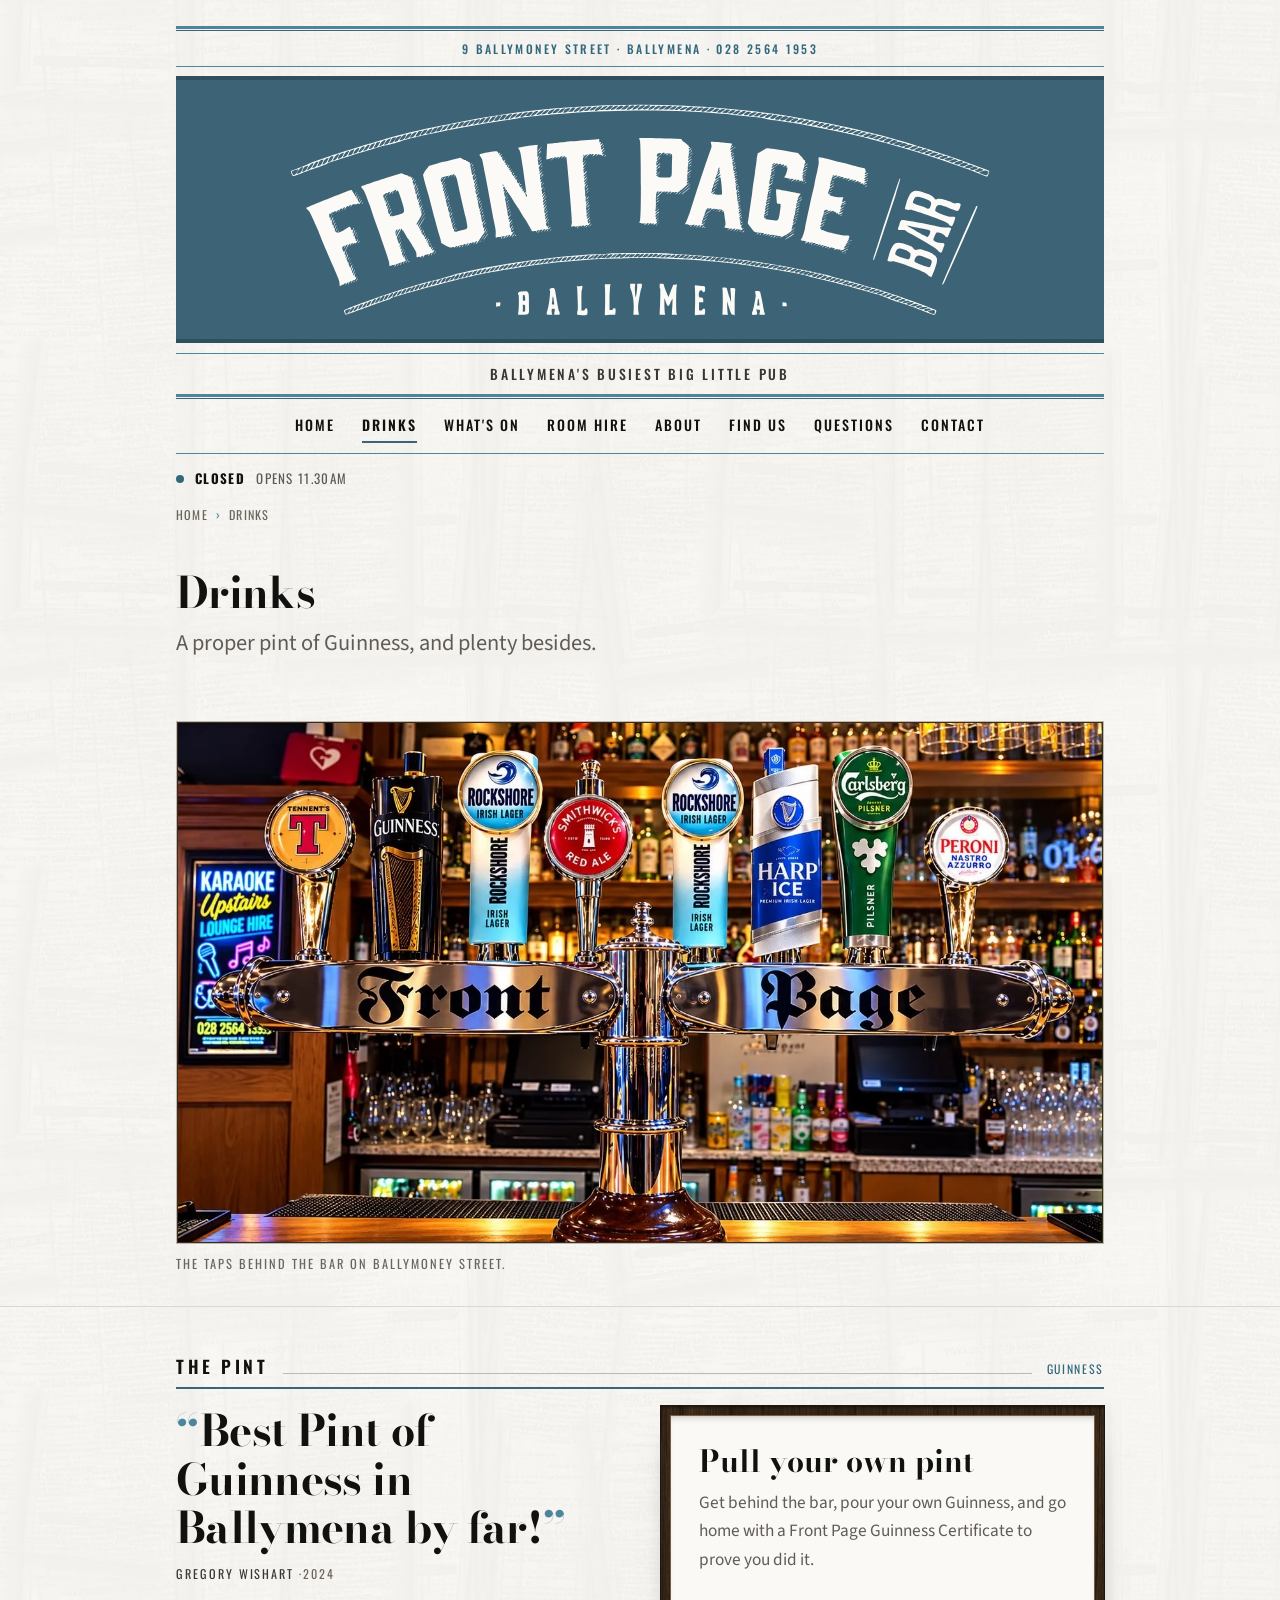
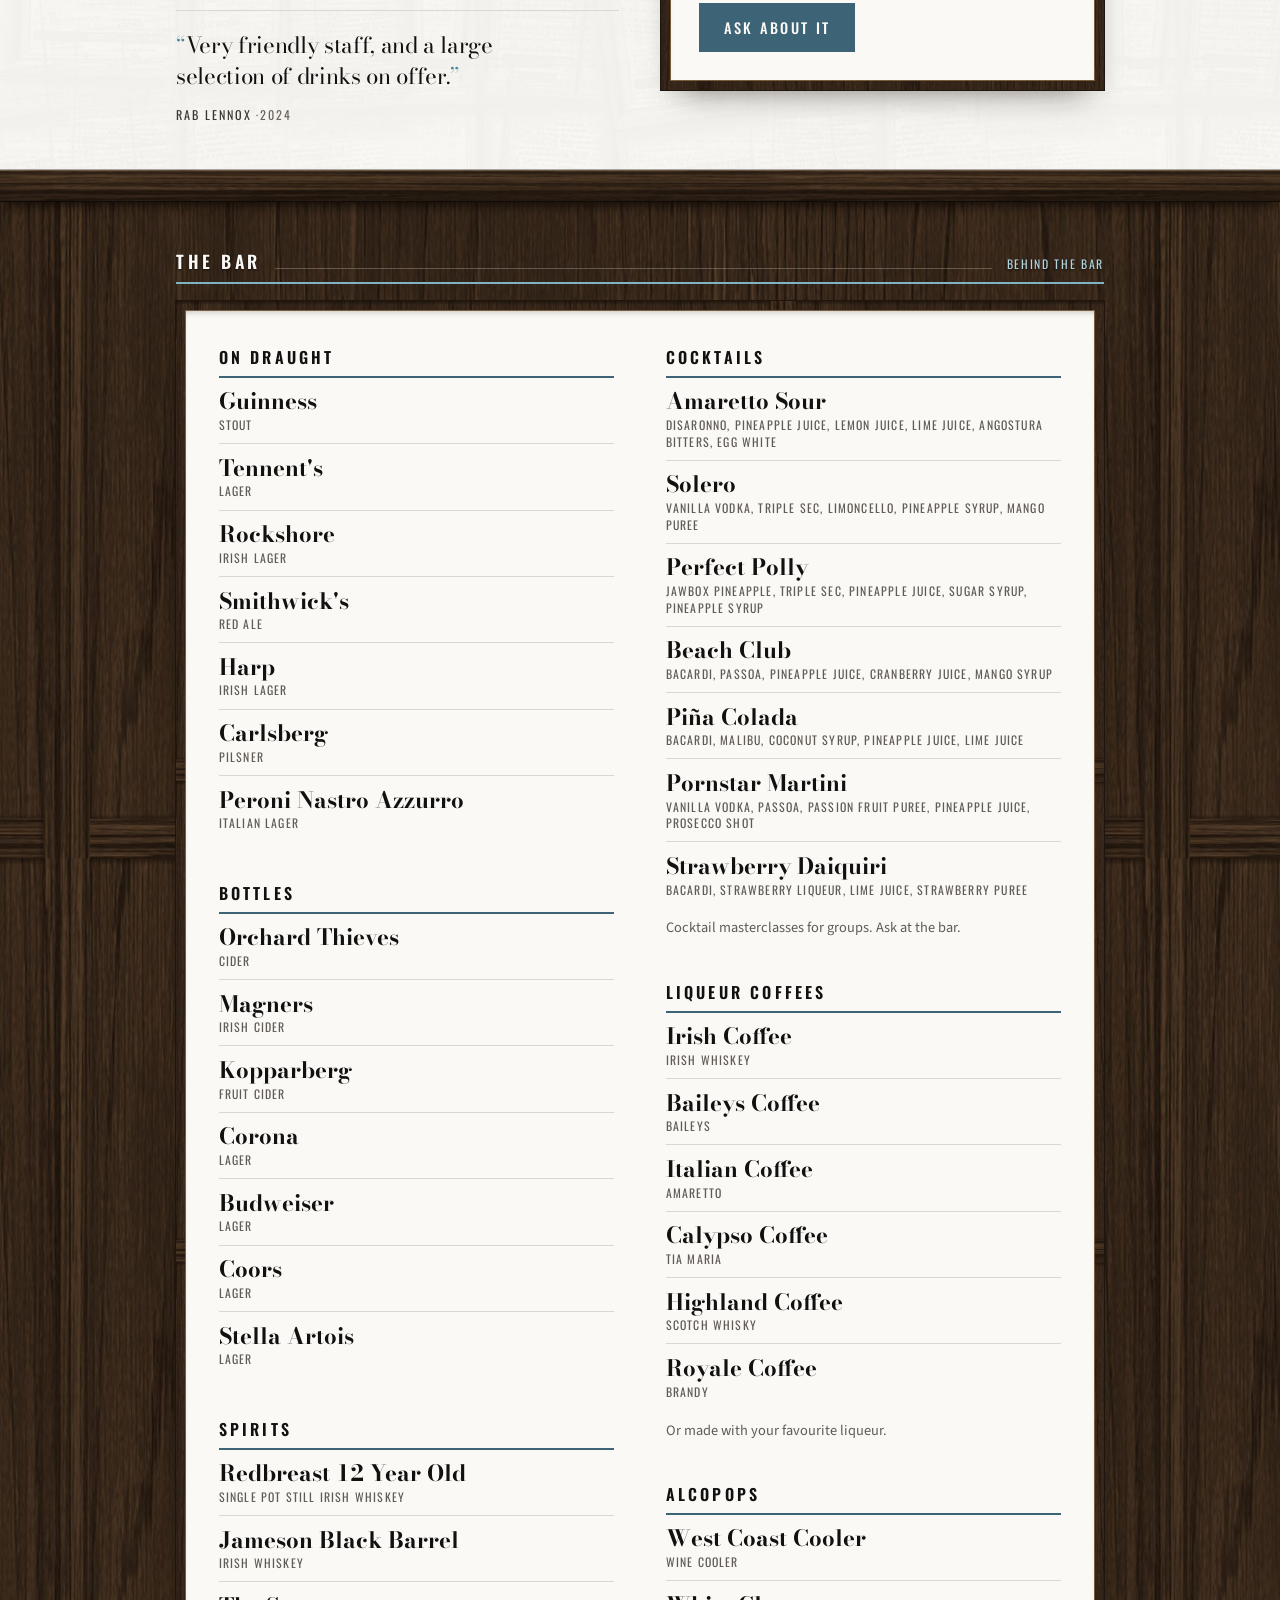
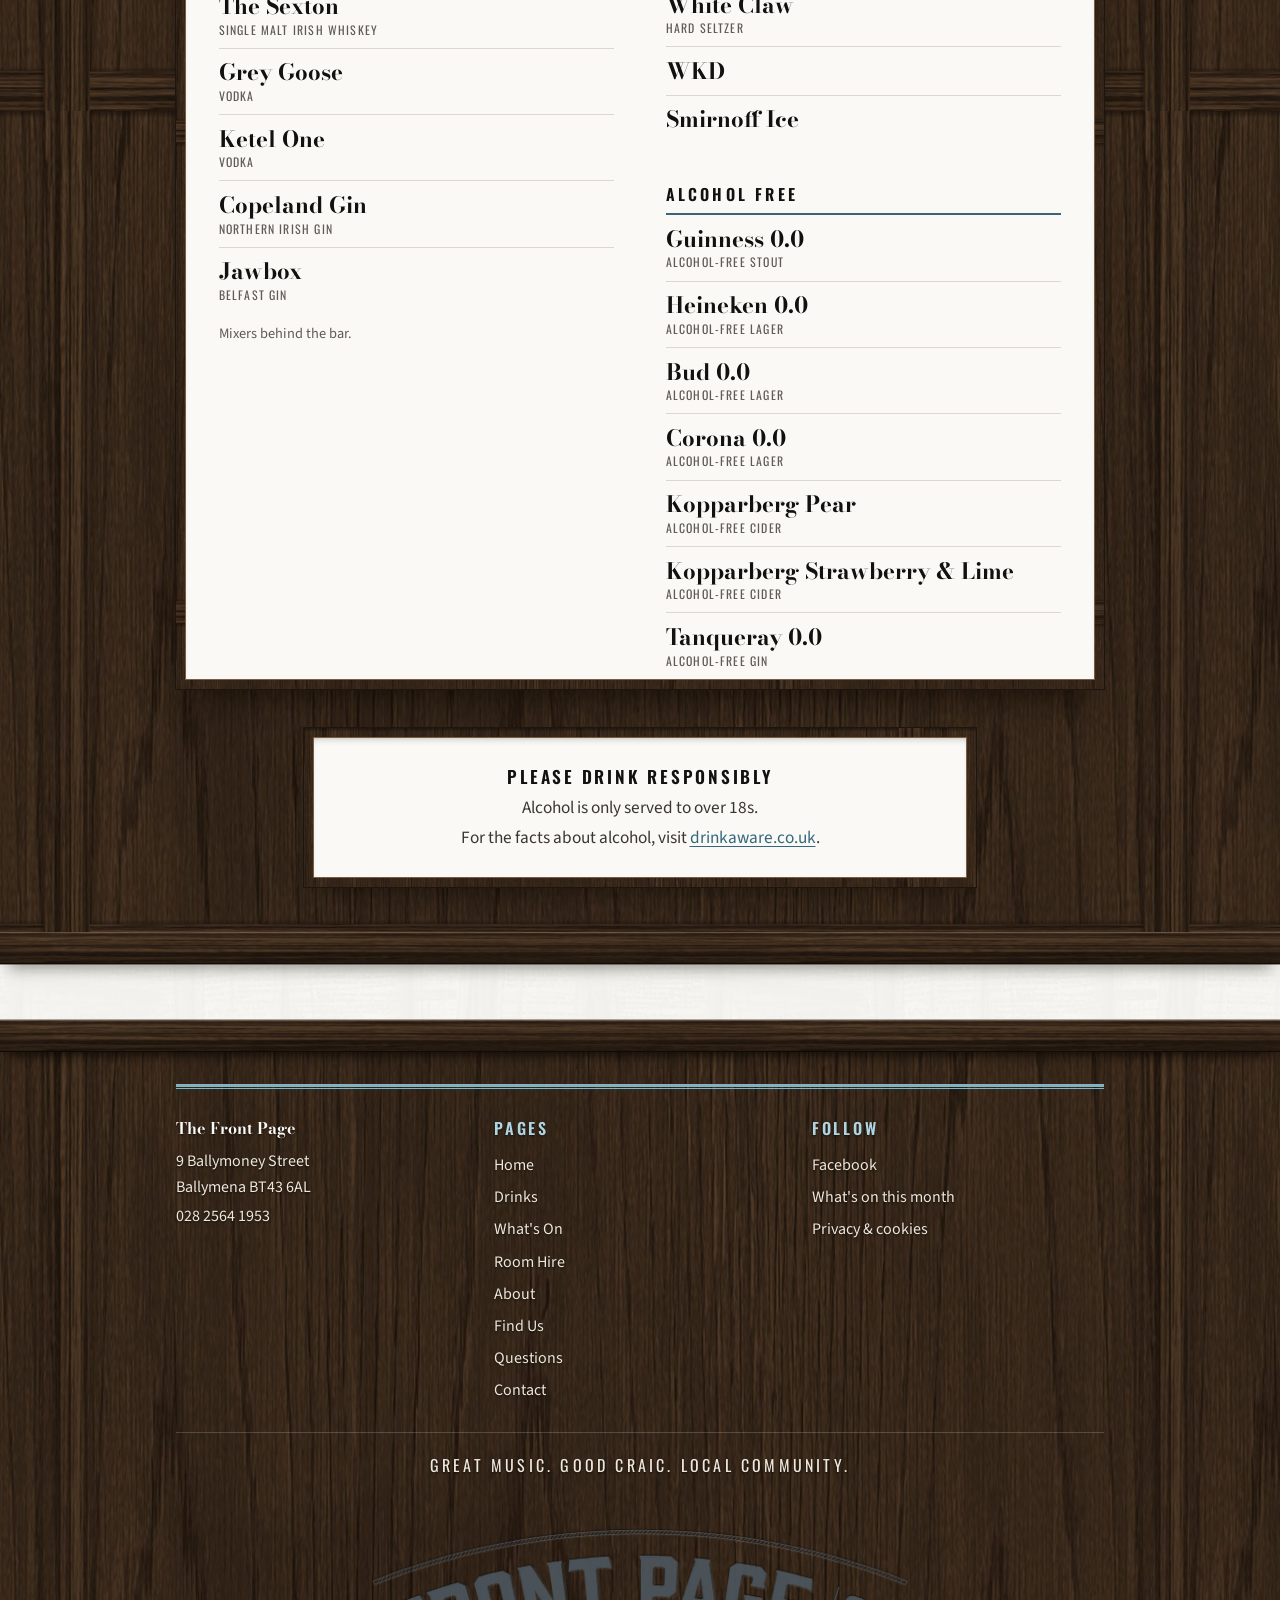
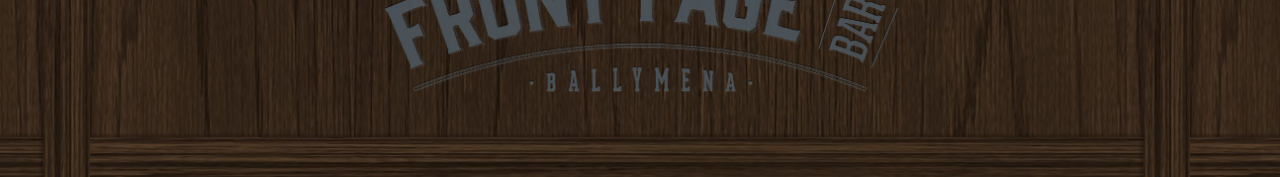
<file: drinks.html>
<!doctype html>
<html lang="en-GB" class="look-oak">
<head>
<meta charset="utf-8">
<meta name="viewport" content="width=device-width, initial-scale=1">
<title>Drinks | The Front Page Bar, Ballymena</title>
<meta name="description" content="Guinness and draught lager, bottles, Irish whiskey and gin, cocktails, liqueur coffees and alcohol-free drinks at The Front Page, Ballymena.">

<link rel="canonical" href="https://thefrontpagebar.com/drinks.html">
<meta property="og:type" content="website">
<meta property="og:site_name" content="The Front Page Bar">
<meta property="og:title" content="Drinks | The Front Page Bar, Ballymena">
<meta property="og:description" content="Guinness and draught lager, bottles, Irish whiskey and gin, cocktails, liqueur coffees and alcohol-free drinks at The Front Page, Ballymena.">
<meta property="og:url" content="https://thefrontpagebar.com/drinks.html">
<meta name="twitter:card" content="summary_large_image">
<link rel="icon" href="favicon.ico" sizes="48x48">
<link rel="icon" href="assets/img/favicon-32.png" sizes="32x32" type="image/png">
<link rel="apple-touch-icon" href="assets/img/apple-touch-icon.png">
<link rel="manifest" href="site.webmanifest">
<meta name="theme-color" content="#3D6476">
<link rel="preconnect" href="https://fonts.googleapis.com">
<link rel="preconnect" href="https://fonts.gstatic.com" crossorigin>
<link rel="stylesheet" href="https://fonts.googleapis.com/css2?family=Bodoni+Moda:opsz,wght@6..96,600;6..96,700;6..96,900&family=Oswald:wght@400;500;600&family=Source+Sans+3:ital,wght@0,400;0,600;1,400&display=swap">
<link rel="stylesheet" href="assets/css/site.css?v=8496f734">

<script type="application/ld+json">{"@context":"https://schema.org","@type":"BreadcrumbList","itemListElement":[{"@type":"ListItem","position":1,"name":"Home","item":"https://thefrontpagebar.com/index.html"},{"@type":"ListItem","position":2,"name":"Drinks","item":"https://thefrontpagebar.com/drinks.html"}]}</script>
</head>
<body>

<a class="skip" href="#main">Skip to content</a>
<div class="runhead" id="runhead">
  <div class="runhead__in sheet">
    <a class="runhead__name" href="index.html"><picture><source type="image/webp" srcset="assets/img/logo-sm.webp?v=aea6c464"><img src="assets/img/logo-sm.png?v=f793d2e6" width="420" height="132" alt="The Front Page Bar"></picture></a>
    <span class="runhead__mid">Ballymena's Busiest Big Little Pub</span>
    <button class="runhead__burger" type="button" id="burger2"
            aria-expanded="false" aria-controls="drawer">Menu</button>
  </div>
  <i class="runhead__bar" id="progress"></i>
</div>
<header class="mast">
  <div class="sheet">
    <div class="rule rule--d"></div>
    <p class="mast__kicker">9 Ballymoney Street &middot; Ballymena &middot; <a href="tel:+442825641953">028 2564 1953</a></p>
    <div class="rule"></div>
    <a class="mast__name" href="index.html"><svg class="plate plate--logo" viewBox="0 0 1502 461" style="aspect-ratio:1502/461" role="img" aria-label="The Front Page Bar, Ballymena" focusable="false"><g class="plate__g"><path pathLength="1" d="M1478 154C1416 130 1350 108 1290 92C1277 88 1264 85 1260 84C1228 73 1107 48 1040 39C1030 38 1020 36 1018 35C1015 34 971 29 947 27C938 26 928 25 925 25C837 16 702 16 599 24C565 26 505 32 493 34C490 35 477 37 464 39C383 51 283 71 242 83C237 85 221 90 206 93C164 105 88 129 84 131C84 132 75 135 65 139C55 142 38 148 29 152C8 160 11 159 8 154C5 147 5 147 12 145C22 141 44 132 48 130C59 125 123 104 173 89C184 86 197 82 201 81C254 64 381 38 455 27C649 -1 850 -1 1043 26C1077 31 1092 34 1154 46C1195 54 1259 69 1293 79C1351 95 1438 124 1456 132C1459 133 1469 137 1478 140C1488 144 1496 147 1496 147C1497 148 1492 160 1492 159C1491 159 1485 157 1478 154ZM14 155C16 155 20 150 21 145C22 143 22 143 15 145C11 147 8 148 8 148C7 148 11 156 11 156C11 156 13 156 14 155ZM1493 153L1495 149L1491 147C1487 146 1487 146 1481 148C1473 150 1473 150 1482 154C1491 157 1491 157 1493 153ZM24 152C27 151 28 149 30 145C33 138 33 138 28 140C25 141 17 153 19 153C19 153 21 153 24 152ZM36 147C37 147 39 145 41 141C44 134 44 134 41 136C36 137 35 138 32 143C31 146 30 148 30 149C30 149 30 149 31 149C32 149 34 148 36 147ZM1478 147C1485 145 1485 145 1480 143C1477 141 1476 141 1471 144C1464 146 1464 147 1468 148C1471 150 1472 150 1478 147ZM50 139C53 135 55 130 54 130C50 130 41 140 41 145C41 147 48 142 50 139ZM1469 143L1473 141L1469 139C1466 137 1465 137 1460 140C1453 142 1453 143 1457 144C1460 146 1463 145 1469 143ZM62 133C66 126 66 126 60 128C58 129 52 138 52 141C52 141 53 141 56 140C59 139 60 138 62 133ZM1458 139L1463 137L1460 135C1459 135 1457 134 1456 134C1455 134 1453 134 1451 135C1449 136 1446 137 1445 138L1442 139L1445 140C1450 142 1452 142 1458 139ZM73 129C77 122 77 122 71 124C68 125 67 127 65 131C62 138 62 138 66 136C70 135 71 134 73 129ZM1447 135L1452 133L1449 131C1445 129 1444 129 1437 132L1432 135L1434 136C1439 138 1442 138 1447 135ZM1438 130C1442 129 1441 128 1437 126C1433 125 1421 129 1422 131C1423 133 1429 134 1432 133C1434 132 1436 131 1438 130ZM78 132C80 131 82 129 84 125C88 118 87 118 83 120C80 121 79 122 76 127C72 134 73 134 78 132ZM95 121C98 115 98 115 93 116C90 117 89 119 87 123L84 129L88 128C91 127 93 125 95 121ZM1425 127C1431 125 1431 124 1426 123C1423 122 1422 122 1414 125L1410 127L1413 128C1417 130 1419 130 1425 127ZM101 123C103 123 109 113 109 112C107 110 100 114 98 120C94 126 94 126 101 123ZM1415 123L1420 121L1417 119C1413 118 1412 118 1405 120L1400 123L1402 124C1407 126 1410 126 1415 123ZM1403 120C1410 117 1410 117 1405 115C1402 114 1390 117 1390 120C1390 120 1395 122 1397 122C1397 122 1400 121 1403 120ZM111 120C114 119 115 117 117 114C120 107 120 107 117 109C112 110 111 111 108 116C105 122 106 122 111 120ZM128 110C131 104 131 104 127 105C124 106 122 108 120 112C116 119 116 119 121 117C124 116 126 114 128 110ZM1392 116C1399 114 1399 113 1394 112C1391 111 1390 111 1385 113C1379 116 1378 117 1382 118C1386 119 1387 118 1392 116ZM1382 113L1388 110L1384 109C1379 107 1379 107 1373 110L1367 113L1371 114C1376 116 1375 116 1382 113ZM133 113C135 113 137 111 139 107C142 101 142 100 139 102C134 103 133 104 130 110C128 115 128 115 133 113ZM150 104C153 97 153 97 148 99C146 100 144 101 142 105C138 112 138 111 143 110C146 109 147 108 150 104ZM1371 109C1377 107 1377 106 1372 105C1369 104 1368 104 1363 106C1357 109 1357 110 1360 111C1365 112 1367 111 1371 109ZM1360 106C1367 103 1367 103 1362 101C1358 101 1357 101 1352 103L1346 106L1349 107C1353 109 1354 109 1360 106ZM155 106C158 105 165 96 163 95C162 93 155 97 153 102C149 108 149 108 155 106ZM1350 103C1355 100 1355 99 1350 98C1347 97 1345 98 1341 100L1335 103L1339 104C1343 106 1344 106 1350 103ZM166 103C169 102 175 93 174 92C172 89 167 93 163 100C160 104 160 105 162 104C163 104 165 103 166 103ZM1344 96C1344 94 1336 94 1330 97C1324 100 1324 99 1331 102C1332 102 1344 98 1344 96ZM183 93C186 88 186 87 185 88C184 88 182 89 181 89C179 89 177 91 175 95C171 102 171 101 176 100C179 99 181 98 183 93ZM1328 96L1333 93L1329 92C1326 91 1325 91 1320 93C1314 96 1313 97 1317 98C1321 99 1323 98 1328 96ZM188 97C190 96 191 95 194 90C197 86 197 84 196 85C195 85 193 86 192 86C190 86 189 87 188 88C188 89 186 92 185 94C182 98 183 98 188 97ZM1318 93L1323 90L1319 89C1315 87 1314 87 1308 90L1303 93L1305 94C1310 96 1312 96 1318 93ZM199 93C204 92 211 80 207 81C202 82 200 84 197 89C194 95 194 95 199 93ZM1307 90L1312 87L1308 86C1303 84 1303 84 1297 87L1291 90L1295 91C1300 93 1301 93 1307 90ZM210 90C213 90 214 88 217 83C220 77 220 77 218 78C213 79 211 81 208 86C204 92 204 92 210 90ZM1295 87C1301 84 1302 83 1298 82C1296 82 1295 81 1294 81C1292 80 1281 87 1283 88C1284 88 1285 89 1286 89C1289 90 1290 89 1295 87ZM221 87C224 87 227 83 231 75C231 75 229 75 226 76C222 77 222 77 219 83C215 89 215 89 221 87ZM1285 83L1290 80L1286 79C1282 77 1281 78 1276 80C1271 83 1270 85 1274 86C1278 87 1279 86 1285 83ZM232 84C234 84 242 74 242 72C242 71 233 74 232 76C226 84 226 87 232 84ZM1275 76C1271 75 1270 75 1265 78L1259 81L1263 82C1267 83 1268 83 1273 80L1279 77L1275 76ZM250 75C253 69 253 69 248 70C246 71 244 72 241 76C237 83 237 82 242 81C246 80 247 79 250 75ZM1263 77L1268 74L1264 73C1260 72 1259 72 1254 75L1248 78L1252 79C1254 80 1256 80 1257 80C1257 80 1260 79 1263 77ZM255 78C257 77 265 68 263 67C262 66 255 69 254 71C253 72 252 74 251 76C249 79 249 80 250 79C251 79 253 78 255 78ZM1251 75C1257 72 1258 71 1252 70C1248 69 1247 70 1243 72L1237 75L1241 76C1246 78 1245 78 1251 75ZM265 75C268 75 269 73 272 69C275 65 275 63 274 64C273 64 271 65 270 65C268 65 266 67 263 71C259 77 259 77 265 75ZM1241 72L1246 69L1242 67C1238 67 1237 67 1234 69C1227 72 1226 73 1229 74C1234 75 1235 75 1241 72ZM277 73C279 72 281 71 283 67L287 61L283 62C280 62 278 63 278 63C278 63 277 65 275 68C271 74 271 74 277 73ZM1231 65C1227 64 1227 64 1221 67L1215 70L1219 71C1223 72 1224 72 1229 69L1235 66L1231 65ZM294 65C299 58 299 58 291 60C289 60 283 69 283 71C283 73 291 69 294 65ZM1219 66L1224 63L1220 62C1215 61 1202 67 1206 68C1207 68 1208 69 1209 69C1212 70 1213 69 1219 66ZM302 67C303 66 309 57 308 57C306 54 294 64 294 68C294 68 301 68 302 67ZM313 64C313 64 315 62 317 59C321 53 320 53 315 55C312 55 305 63 305 66C305 66 313 65 313 64ZM1208 63L1213 61L1210 60C1209 60 1207 59 1206 59C1205 59 1202 60 1199 62C1194 65 1194 65 1196 66C1200 67 1203 66 1208 63ZM1196 62C1202 59 1202 58 1197 57C1191 56 1180 63 1186 64C1190 65 1191 64 1196 62ZM324 62C325 61 331 52 331 52C330 52 329 52 327 52C323 53 321 54 316 62C316 64 322 63 324 62ZM1190 56C1188 53 1182 54 1177 57L1172 60L1175 61C1179 62 1180 62 1185 59C1188 58 1191 56 1190 56ZM333 60C334 60 337 57 339 54L343 49L340 50C336 50 334 51 331 55C326 61 326 62 328 61C329 61 331 60 333 60ZM1174 57C1179 54 1179 53 1174 52C1170 51 1159 57 1163 59C1167 60 1170 59 1174 57ZM344 58C346 57 348 56 350 52C355 46 355 46 347 48C345 48 339 57 339 58C339 59 340 59 344 58ZM1163 55C1166 53 1168 52 1168 51C1168 50 1160 49 1159 50C1158 50 1155 52 1153 53L1149 56L1152 57C1157 58 1158 58 1163 55ZM356 55C358 55 365 46 364 45C363 43 356 47 353 51C349 56 349 57 352 56C353 56 355 55 356 55ZM1152 52C1160 47 1152 45 1143 50C1138 53 1138 54 1146 55C1146 55 1149 54 1152 52ZM367 53C368 53 370 51 373 48L377 42L374 43C372 43 370 43 369 43C368 43 361 53 361 54C361 54 362 54 363 54C364 54 366 53 367 53ZM1145 47C1146 47 1145 46 1143 46C1142 46 1140 45 1139 45C1138 45 1136 46 1133 48L1127 51L1130 52C1132 52 1134 53 1134 53C1135 53 1143 49 1145 47ZM380 50C381 50 383 47 385 45L388 40L384 41C380 42 376 45 373 49L372 52L375 52C378 51 380 51 380 50ZM394 46C399 39 400 38 395 39C390 40 390 40 386 46L383 50L386 50C389 49 391 48 394 46ZM1130 48C1135 45 1135 44 1130 43C1127 42 1116 48 1118 50C1121 51 1126 50 1130 48ZM401 47C403 47 410 39 410 37C410 37 408 37 406 37C402 38 400 39 396 46L394 49L396 48C398 48 400 47 401 47ZM1119 45C1124 42 1124 42 1118 41C1115 41 1105 46 1107 48C1110 49 1115 48 1119 45ZM416 42C418 40 420 38 420 36L422 34L418 34C415 35 413 36 413 36C410 39 406 45 406 46C406 48 414 45 416 42ZM1108 43C1113 40 1113 40 1107 39C1104 39 1094 44 1096 46C1099 47 1104 46 1108 43ZM1100 38C1098 36 1093 37 1089 39C1084 43 1084 44 1088 44C1091 45 1102 40 1100 38ZM426 42C428 40 433 32 431 32C427 32 424 34 422 37C421 39 419 41 418 42L416 45L420 44C422 44 425 43 426 42ZM1085 40C1090 37 1090 36 1085 35C1082 34 1081 35 1079 36C1078 37 1076 39 1075 39C1072 41 1072 42 1076 43C1078 43 1079 43 1080 43C1080 43 1082 42 1085 40ZM438 39C440 37 441 35 442 33L444 30L440 31C435 32 436 32 431 38L428 43L432 42C435 41 437 40 438 39ZM1074 38C1080 35 1080 34 1076 33C1071 32 1070 32 1065 36L1061 40L1064 41C1068 42 1069 42 1074 38ZM448 39C448 39 450 37 452 34C456 28 456 28 454 29C452 29 450 29 449 29C447 29 440 38 440 40C440 41 448 40 448 39ZM460 37C460 36 462 34 464 32L467 27L464 27C462 27 460 28 459 28C457 29 451 38 451 39C451 39 459 38 460 37ZM1064 36L1068 32L1064 31C1059 30 1058 31 1051 36C1050 38 1050 38 1051 39C1056 40 1059 39 1064 36ZM1052 34C1059 29 1051 27 1043 32C1038 36 1038 37 1043 38C1047 38 1047 38 1052 34ZM471 35C472 34 473 32 475 30C479 26 479 25 474 26C470 27 466 30 463 35L462 38L466 37C468 37 471 36 471 35ZM1040 33L1045 29L1041 28C1037 27 1037 27 1032 31L1028 34L1030 35C1034 37 1034 37 1040 33ZM485 30C490 25 490 24 485 25C481 25 478 27 474 34C471 38 481 34 485 30ZM1029 31C1035 27 1035 26 1029 26C1026 26 1024 27 1021 29C1016 33 1016 33 1020 34C1022 34 1023 34 1024 34C1024 34 1026 33 1029 31ZM496 29C501 22 501 22 497 23C493 24 485 30 485 33C485 35 493 32 496 29ZM507 27C513 22 513 21 508 22C504 22 496 29 496 32C496 34 504 31 507 27ZM1018 29L1023 26L1019 25C1014 24 1003 30 1007 32C1010 33 1014 32 1018 29ZM1007 28C1012 24 1012 23 1007 23C1004 23 1001 24 998 27L993 30L997 31C999 31 1001 31 1001 31C1001 31 1004 30 1007 28ZM519 26C523 21 523 21 521 21C517 20 514 21 510 26L506 30L510 30C513 30 515 30 519 26ZM530 24C535 19 535 19 530 19C526 20 519 26 519 29C519 31 527 28 530 24ZM996 26L1001 23L997 22C992 22 983 26 983 29C983 31 992 29 996 26ZM535 27C537 27 546 20 546 18C546 16 538 19 534 23C530 27 529 29 531 28C532 28 534 27 535 27ZM984 25C989 22 989 21 983 21C979 20 971 27 973 28C977 29 980 28 984 25ZM973 24C978 20 978 19 973 19C970 19 968 20 964 23L959 26L962 27C964 27 966 27 967 27C968 27 970 26 973 24ZM554 21L558 16L554 17C550 17 548 19 545 22L540 26L545 26C549 26 550 26 554 21ZM961 23C967 19 967 18 962 18C959 18 956 19 953 22L948 25L952 26C955 26 956 26 957 26C957 26 959 25 961 23ZM563 23C564 21 566 19 567 18L569 15L565 16C560 17 556 20 554 24C552 27 560 26 563 23ZM952 21L955 18L951 17C947 17 945 18 942 21L937 24L941 24C946 25 947 25 952 21ZM576 20C581 15 581 14 575 15C572 16 570 17 567 20L564 24L567 24C571 24 572 24 576 20ZM941 19L944 17L939 16C935 16 934 17 930 20L926 23L930 23C935 24 936 24 941 19ZM588 18L592 13L588 14C584 15 582 16 579 19L574 23L579 23C583 23 584 23 588 18ZM929 15C924 15 916 19 916 22C916 24 924 23 928 19L933 16L929 15ZM599 18C601 15 603 13 602 13C596 13 590 15 588 21C585 25 594 23 599 18ZM917 18L921 15L917 14C913 14 911 15 908 18L904 21L907 21C912 22 913 22 917 18ZM610 17L614 12L610 12C607 12 605 13 602 17L597 21L602 21C606 21 607 21 610 17ZM622 16L626 11L622 11C618 11 610 18 610 20C610 23 618 20 622 16ZM905 18C911 14 911 13 905 13C902 13 900 14 897 17L892 20L895 21C897 21 899 21 899 21C900 21 903 20 905 18ZM633 16C638 11 638 10 633 11C628 12 621 17 621 20C621 22 629 19 633 16ZM894 17C899 13 899 12 894 12C890 12 882 17 882 20C882 22 890 20 894 17ZM644 15L648 10L644 10C641 10 640 11 636 15L631 19L635 19C639 19 640 19 644 15ZM871 16L876 12L871 12C867 11 866 12 863 15L859 18L862 19C864 19 866 19 866 19C866 19 869 18 871 16ZM883 16L887 13L883 12C880 11 878 12 872 17L869 19L874 19C878 19 880 19 883 16ZM656 14L660 9L656 10C652 10 651 11 647 14L643 18L647 18C651 18 652 18 656 14ZM667 14L671 9L667 9C663 9 655 15 655 18C655 21 663 18 667 14ZM860 15C865 11 865 10 860 10C856 10 848 15 848 18C848 20 856 18 860 15ZM678 13C683 9 683 8 677 9C674 9 672 11 669 14L665 17L670 17C674 17 675 17 678 13ZM690 13L694 8L690 8C686 8 685 9 681 13L676 17L681 17C685 17 686 17 690 13ZM701 12L705 8L701 8C697 8 689 14 689 16C689 19 698 16 701 12ZM828 12L830 9L826 9C823 9 821 10 817 13L813 16L817 16C821 17 824 16 828 12ZM838 13L842 10L838 9C834 9 832 10 829 13L824 17L829 17C833 17 834 17 838 13ZM849 14L853 11L849 10C846 10 836 15 836 17C836 19 846 17 849 14ZM712 13C717 9 717 8 711 8C708 8 707 9 703 12L699 16L704 16C707 16 709 16 712 13ZM723 13C729 8 729 7 724 7C721 7 719 8 715 12L710 16L715 16C718 16 720 16 723 13ZM734 13C740 9 740 7 735 7C732 7 723 14 723 16C723 18 731 16 734 13ZM747 12L751 7L747 7C742 7 735 13 735 16C735 18 743 15 747 12ZM758 12C763 8 763 7 758 7C754 7 745 14 746 16C747 17 754 16 758 12ZM769 13C774 8 774 7 769 7C766 7 756 14 757 15C759 17 765 16 769 13ZM781 12C783 10 784 8 784 8C783 8 781 8 780 8C777 7 769 13 769 16C769 18 776 16 781 12ZM792 12L796 9L792 8C788 8 780 13 780 16C780 18 787 16 792 12ZM804 12L808 9L803 8C799 8 798 9 794 12L790 16L795 16C799 16 800 16 804 12ZM815 13C820 9 820 8 815 8C811 9 809 9 806 12L801 16L806 16C811 16 812 16 815 13Z"/><path pathLength="1" d="M354 312C355 309 355 309 350 310C346 311 345 310 336 306L327 301L325 291C323 286 318 269 314 253C310 238 304 215 301 203C298 192 293 176 291 168L288 155L293 146C297 142 300 138 300 137C300 136 306 135 325 129C329 128 340 126 350 123L368 119L373 122C375 123 378 124 379 124C379 124 380 124 380 125C379 125 380 126 382 126C383 126 384 127 384 128C384 128 385 128 386 128C387 128 388 129 388 131C388 134 389 134 390 132C391 131 392 130 392 131C392 132 391 133 390 133C389 135 388 138 390 139C390 139 390 141 390 142C391 143 391 145 391 146C391 147 392 150 392 152C393 157 393 157 397 153C400 150 400 150 397 155C394 158 394 160 394 161C395 162 395 164 395 164C395 165 396 167 396 167C396 168 397 168 399 165L403 161L400 166C395 173 396 176 400 171L404 167L401 172C399 174 398 178 398 179L398 182L400 180C400 178 402 176 403 175C405 173 404 176 400 181C399 183 398 186 400 186C400 186 402 185 403 183C404 181 406 179 406 179C406 179 405 182 403 184C400 188 400 190 400 192C401 194 401 195 402 197C402 198 403 198 405 195C409 191 409 192 405 197C401 202 402 207 406 202C408 200 408 200 406 203C404 206 403 210 405 210C405 210 406 210 406 210C406 209 407 208 408 206C411 202 411 205 407 209C405 212 405 213 405 215C406 216 406 218 406 218C406 219 407 222 407 224L408 229L411 225C413 222 414 220 414 220C415 220 411 227 410 229C409 230 408 234 410 234C410 234 412 233 413 230C415 228 416 227 416 227C416 228 414 230 413 232C410 236 409 239 411 240C411 240 412 241 412 242C412 245 414 257 415 257C415 257 417 256 418 254C420 252 421 250 421 251C421 251 419 254 418 256C415 259 415 261 415 262C416 263 416 265 416 265C416 266 417 268 417 268C417 269 418 269 420 266L423 263L420 267C419 269 418 272 418 274L418 277L421 273C424 267 425 267 422 274C415 284 402 304 401 303C401 303 401 301 402 300C404 298 404 297 402 297C401 297 400 298 396 303C395 305 395 305 396 302C398 299 398 298 395 300C393 300 391 301 390 301C389 300 387 301 386 304C385 306 383 307 383 307C383 307 383 305 384 304L386 301L384 302C382 302 381 303 381 304C380 304 379 306 378 307C377 309 377 309 378 306C380 303 378 302 375 304C375 304 374 305 372 305C367 306 363 307 363 308C362 308 361 310 360 311C359 313 359 313 360 310C363 306 359 306 355 311C353 313 353 313 354 312ZM362 276C364 275 369 274 373 273C385 270 384 271 379 246C374 225 364 182 361 167C358 155 354 151 350 157C349 159 348 160 347 160C347 160 347 160 348 159C350 156 350 155 348 155C347 155 345 157 343 159C341 163 340 163 342 159C344 156 344 156 340 158C337 159 334 159 331 160C327 160 326 163 326 167C327 173 327 173 332 166C334 162 336 160 337 160C337 160 335 163 332 167C330 170 328 174 328 175C328 178 330 177 332 174C335 169 336 170 332 175C330 179 329 185 331 184C331 184 333 181 334 179C335 177 336 175 336 176C337 176 335 178 334 181C329 189 330 194 335 186C336 184 338 182 338 183C338 183 336 185 335 188C333 190 332 193 333 194C333 196 334 196 335 194C336 193 337 191 338 190C339 188 339 189 337 193C335 195 334 198 334 199C334 202 336 201 338 198C339 196 340 194 340 194C341 194 340 196 337 200C335 203 335 204 336 206C336 208 337 208 339 204C341 201 342 199 342 199C343 199 342 201 341 203C337 208 336 210 337 212C338 213 338 214 338 215C339 221 340 224 341 224C341 224 342 224 342 224C342 223 343 222 344 220L347 217L345 220C344 222 343 224 342 225C341 227 341 228 342 230C342 231 343 233 343 234C343 237 344 237 347 233C348 231 349 229 349 229C350 229 349 231 348 232C344 239 344 239 345 244C346 249 347 250 348 247C349 246 350 244 351 243C352 242 352 242 350 246C347 250 347 251 348 253C348 254 349 257 349 258C349 261 349 261 354 254L356 252L354 255C353 256 352 259 351 260C350 262 350 263 351 265C351 266 352 268 352 269C352 271 352 271 353 271C353 271 354 271 354 271C354 270 355 269 356 267C358 265 358 265 356 269C353 273 353 278 356 276C356 276 357 276 357 276C357 278 358 278 362 276Z"/><path pathLength="1" d="M216 345C216 340 215 338 193 274C187 258 179 235 175 222C164 192 163 190 159 185C156 182 156 181 157 180C158 179 200 165 226 157L242 152L247 154C249 155 252 156 252 156C252 156 253 156 253 156C253 157 254 157 255 157C256 157 257 158 257 159C258 159 259 159 260 159C261 159 262 159 262 161C263 162 263 162 264 161C266 160 266 162 265 163C264 164 264 165 265 166C265 168 266 167 267 165C268 164 269 163 269 163C270 163 269 165 268 166C266 169 265 172 267 173C267 173 268 175 268 177C268 180 268 180 273 173C274 172 273 173 272 177C269 182 269 183 272 190C272 191 272 193 272 194C273 198 273 198 276 194C278 191 279 190 279 190C280 190 278 192 277 195C274 199 274 199 276 208C277 209 278 208 279 206C281 203 282 201 282 201C283 201 282 203 280 206C278 210 277 214 279 214C279 214 280 213 281 211C282 209 283 208 284 208C284 208 283 210 281 213C279 216 279 217 279 219C280 221 281 221 283 217C286 212 286 213 283 218C279 225 280 229 285 222C288 217 288 218 285 224C282 229 282 232 284 232C284 232 285 231 286 229C286 228 287 226 288 226C289 225 288 227 286 230C284 234 284 235 285 238C286 240 285 241 280 250C277 255 274 260 274 261C275 263 276 262 283 251C289 241 295 232 292 238C291 240 287 246 283 252C279 259 277 264 277 265C278 267 279 266 285 256C288 251 292 246 293 244C294 243 291 248 287 255C280 266 278 270 281 270C281 270 282 269 283 268C283 267 284 266 284 266C285 266 284 268 283 269C281 274 282 276 285 273L288 270L286 273L284 277L286 281C289 285 289 285 291 282C291 280 292 279 292 280C293 280 292 281 291 283C290 285 289 288 291 288C291 288 292 288 293 286C293 285 294 285 294 285C295 285 294 286 293 288C291 292 292 294 295 291L298 288L296 292C295 295 295 296 296 297C296 297 297 297 298 295C299 294 299 292 300 292C301 292 300 294 299 296C297 299 297 301 299 301C299 301 300 300 301 299C301 297 302 296 302 297C303 297 302 299 301 300C299 303 299 303 301 307C304 311 304 311 306 308C306 306 307 305 307 306C308 306 307 307 306 309C305 311 305 312 306 313C306 315 307 314 308 312C309 310 310 310 310 310C310 311 309 313 309 313C306 315 308 318 311 316C313 314 313 314 312 317C310 321 309 322 307 322C307 322 306 322 305 322C304 322 302 324 302 325C301 327 300 329 300 329C299 329 299 329 300 327C301 325 301 324 298 325C296 326 295 326 293 326C292 326 291 328 289 330C287 334 287 333 288 329C289 328 288 328 287 328C286 328 285 329 284 330C284 332 283 332 283 331C282 330 281 330 279 330C274 332 274 332 274 326C274 320 275 322 257 293C251 284 247 276 246 275C246 274 245 274 245 274C244 274 244 274 243 272C243 270 241 270 240 274C239 275 237 280 235 283L232 288L234 295C237 304 237 304 240 300C242 295 242 296 240 302C237 307 238 312 240 307C241 306 242 304 242 304C243 304 242 306 241 307C240 311 239 314 241 314C241 314 243 313 244 311C245 309 246 307 246 308C246 308 245 311 243 313C241 317 241 320 243 320C243 320 244 319 245 317C245 316 246 314 247 314C247 314 247 316 245 318C243 322 243 324 244 326C244 328 245 328 247 323C248 320 250 318 250 319C250 319 249 322 247 324C245 329 245 334 248 330C251 326 252 325 250 329C248 333 248 333 250 335C252 338 252 339 250 339C249 339 249 340 249 340C249 341 248 341 246 341C245 341 243 342 243 342C243 343 241 343 240 343C238 343 237 344 237 344C236 345 235 345 234 345C232 345 231 346 231 346C231 347 230 347 230 347C229 347 226 347 223 348C216 351 216 351 216 345ZM236 278C238 274 240 271 239 271C237 269 229 282 230 285C231 287 232 286 236 278ZM232 277C234 273 234 272 232 272C231 272 229 276 229 280C229 282 229 282 232 277ZM223 240C223 239 223 239 222 241C220 245 220 245 234 241C251 236 251 238 240 203C235 188 234 187 231 191L228 194L230 191C232 187 229 186 226 190C225 191 225 191 225 191C225 189 221 191 219 194C216 198 215 198 217 194C219 191 219 191 217 192C215 192 214 193 213 194C212 195 212 195 212 195C212 193 209 194 207 196C206 197 205 198 204 198C203 198 203 205 205 205C205 205 206 207 206 209C206 212 207 212 208 210C209 209 210 207 211 205C213 203 212 204 210 208C208 212 207 216 209 216C209 216 210 215 211 213C212 211 214 209 214 209C214 209 213 212 212 214C210 217 209 220 209 221C210 223 211 223 213 219C214 217 215 216 216 216C216 216 215 218 213 221C212 224 211 226 212 227C212 230 212 230 215 225C216 223 217 221 217 221C218 221 217 224 215 226C213 231 213 231 214 236C216 241 216 241 219 236C221 234 222 232 222 233C222 233 221 236 219 238C217 242 217 243 218 244C219 244 220 244 220 243C221 242 222 241 223 240Z"/><path pathLength="1" d="M460 291C460 290 460 289 461 288C463 287 463 285 461 286C459 287 457 287 451 288C448 288 445 289 444 289C443 290 443 289 443 283C444 277 443 272 439 253C435 231 432 215 421 157C418 143 416 129 415 127C415 124 413 120 411 117C407 111 406 111 428 107C447 104 446 104 449 109C449 111 450 111 451 109C453 108 453 108 452 110C450 113 452 116 454 113C454 112 455 111 456 111C457 111 456 112 455 113C453 116 454 119 457 117L459 115L458 117C456 120 456 120 458 123L460 126L463 124L465 122L463 125C461 129 462 132 465 129C467 126 467 127 465 130C463 134 465 136 468 133C470 130 470 131 468 134C467 136 467 137 468 138C469 139 469 139 470 137C470 136 471 135 472 135C473 135 472 136 471 137C469 140 470 143 473 141L475 139L473 142C471 145 473 148 475 145C476 144 477 143 477 143C478 143 477 144 476 145C474 148 475 151 478 149L480 147L478 150C477 152 477 153 478 154C479 154 480 156 480 157C481 159 481 159 483 157L485 155L484 158C482 160 482 160 484 162C485 164 486 165 486 166C486 166 487 166 488 165C490 163 490 163 489 165C488 167 488 168 489 171L491 174L494 172L496 170L494 173C493 175 493 176 494 179C496 183 497 183 499 180C499 179 500 179 500 179C501 179 500 180 499 181C497 184 498 187 501 185L503 183L501 186C499 189 501 192 503 189C504 188 505 187 505 187C506 187 505 188 504 189C502 192 503 195 506 193L508 191L507 194C505 197 506 199 508 197C509 195 509 196 501 140C497 112 496 108 494 103L491 98L493 97C494 97 502 96 511 94C519 93 528 92 530 92L533 91L532 96C532 99 532 103 532 106C532 109 532 112 532 114C532 116 532 117 532 117C533 117 535 116 537 114L540 111L536 116C533 120 533 121 533 125C534 128 534 131 534 132C534 134 535 135 535 136C535 136 536 135 538 133C543 128 543 129 538 135C533 142 534 146 540 139C541 137 543 135 543 136C543 137 541 139 539 140C537 142 536 145 536 146C536 149 536 149 540 145L544 141L540 146C535 152 535 156 540 151L544 148L541 152C538 156 537 157 538 159C538 160 538 162 538 162C536 166 539 167 542 163L546 159L542 164C537 170 537 174 543 169L547 165L543 169C540 173 540 174 540 179C541 185 541 185 545 181C548 178 548 177 546 180C545 182 544 184 542 185C541 187 541 188 541 189C542 190 542 192 542 194C541 197 543 197 546 193C548 191 548 191 548 192C547 193 546 195 545 196C544 197 543 199 543 200L543 203L546 199L550 196L547 200C542 207 543 211 548 205C549 203 551 201 551 202C551 202 549 205 547 207C542 213 543 217 548 211C551 208 551 208 550 210C549 212 547 214 546 214C545 216 544 220 545 220C546 220 547 219 549 217L553 213L549 218C544 224 544 229 549 223C551 221 553 219 553 220C553 220 551 222 550 224C547 227 547 228 547 232C547 239 548 239 551 235C552 234 554 232 554 232C555 232 553 234 551 237C546 243 547 248 552 241C554 239 554 239 554 240C553 241 552 243 551 244C549 246 548 250 549 250C550 250 551 249 553 247L556 244L553 248C549 254 548 259 553 254C554 252 556 250 556 250C557 250 556 252 555 253C550 259 550 259 551 263L553 266L556 264L558 262L556 265C553 269 554 272 558 268C559 267 560 266 560 267C560 269 556 272 553 272C552 271 550 272 548 275C546 277 546 278 547 275C548 274 549 272 549 272C548 271 544 273 544 273C544 274 543 275 542 276L540 279L541 276C543 273 543 272 541 272C540 272 539 273 538 273C538 274 537 274 536 274C535 273 534 274 533 274C532 274 530 275 528 275C526 275 524 275 523 276C522 276 521 276 520 275C520 274 514 264 507 252C499 241 493 229 492 228C489 224 478 206 472 197L468 191L465 195L463 198L465 194C468 191 468 188 466 188C464 188 461 194 461 196C462 197 462 199 462 199C462 200 463 202 463 202C463 203 464 203 466 200L470 196L466 201C464 204 463 207 463 208C464 208 464 210 464 212C465 214 465 217 466 222C466 224 467 227 467 228C468 232 469 239 469 241C469 242 470 244 470 244C470 245 471 244 473 242C477 238 477 239 473 244C468 250 470 253 475 248L478 244L475 248C470 255 471 259 475 254L479 250L476 255C473 259 473 260 473 264L474 270L477 266L481 262L478 267C475 271 475 271 476 275C478 279 479 279 481 276C483 274 483 274 482 276C481 277 480 279 480 279C479 279 479 280 479 280C479 281 478 283 475 286C473 289 472 289 473 287C476 282 472 282 468 288C467 289 466 290 466 290C466 289 466 288 467 287C468 287 469 286 469 285C469 284 464 285 464 287C462 290 460 292 460 291ZM510 200C510 198 510 197 508 198C507 199 507 200 508 201C509 203 510 203 510 200ZM464 185C463 183 463 183 461 186C459 190 460 193 463 190C465 188 465 187 464 185ZM462 181C461 180 459 181 459 183C459 186 460 187 462 184C463 183 463 182 462 181ZM459 176C458 175 458 175 458 177C458 179 459 180 460 178C460 178 459 177 459 176Z"/><path pathLength="1" d="M121 450C118 444 118 445 131 439C200 413 252 396 317 379C329 376 342 372 346 371C408 352 557 330 654 325C666 325 680 324 687 323C698 322 808 322 810 323C810 323 823 324 839 325C926 330 1005 339 1086 356C1114 361 1153 370 1157 371C1158 372 1167 374 1177 377C1206 384 1211 386 1249 397C1277 405 1322 421 1370 439C1386 445 1384 444 1382 450C1379 455 1380 455 1366 450C1349 443 1328 435 1304 427C1293 424 1283 420 1281 419C1267 412 1165 384 1123 375C1116 373 1110 372 1109 371C1103 368 1019 353 970 347C898 338 794 331 738 333C731 333 714 334 701 334C640 335 565 342 499 352C461 358 403 368 392 372C389 373 375 376 361 379C313 391 224 416 219 419C219 420 216 421 213 422C201 426 159 441 141 448C131 451 123 454 123 454C123 454 122 452 121 450ZM126 452C128 451 133 443 133 441C133 441 122 444 122 445C121 446 123 452 124 452C124 452 125 452 126 452ZM1380 449C1382 444 1378 442 1370 445C1364 447 1364 447 1371 450C1378 453 1379 453 1380 449ZM134 448C137 447 143 439 141 438C140 436 135 440 133 444C130 450 130 450 134 448ZM148 440C152 434 151 433 148 435C145 436 140 443 140 446C140 448 147 443 148 440ZM1367 445C1373 443 1373 442 1369 441C1364 439 1354 443 1358 445C1361 447 1361 447 1367 445ZM1364 439C1366 437 1356 437 1351 438L1346 441L1350 442C1353 443 1361 441 1364 439ZM153 441C156 440 162 430 159 431C158 431 157 432 155 432C154 432 152 434 151 438C149 443 149 443 153 441ZM163 438C165 437 170 427 169 427C166 427 163 430 160 435C158 439 158 440 159 439C160 439 162 438 163 438ZM1349 438C1355 436 1355 435 1351 434C1346 432 1336 437 1340 438C1343 440 1345 440 1349 438ZM176 429C179 423 179 423 175 425C173 425 172 427 169 431L167 436L170 435C173 434 174 433 176 429ZM1341 434L1346 432L1342 431C1339 430 1338 430 1333 432L1328 434L1331 435C1335 437 1335 437 1341 434ZM1331 431C1334 430 1336 429 1335 428C1334 426 1329 426 1324 428L1319 431L1322 432C1324 433 1325 433 1326 433C1326 433 1328 432 1331 431ZM180 431C183 430 189 422 187 421C186 419 181 423 179 427C176 433 176 433 180 431ZM189 428C192 428 199 418 197 417C196 415 190 419 188 424C185 430 185 430 189 428ZM1322 428C1328 426 1328 425 1323 424C1318 423 1308 427 1313 429C1316 430 1318 429 1322 428ZM204 419C206 416 207 413 206 413C203 413 199 416 197 421C194 427 194 427 198 425C201 424 202 423 204 419ZM1313 425C1319 423 1319 422 1315 421C1312 420 1311 420 1307 422C1301 424 1301 425 1304 426C1308 427 1309 426 1313 425ZM213 416C216 410 216 410 212 412C209 413 208 414 206 418L204 423L207 422C210 421 211 420 213 416ZM1304 421C1310 419 1310 418 1305 417C1302 416 1301 416 1298 418C1292 421 1292 421 1295 422C1298 424 1299 424 1304 421ZM1295 418L1300 415L1297 414C1294 413 1293 413 1289 415C1283 417 1283 418 1286 419C1289 421 1290 421 1295 418ZM217 418C220 417 226 409 224 408C223 406 218 410 216 414C214 417 213 419 213 419C214 419 215 419 217 418ZM232 409L235 404L232 405C228 406 223 412 223 416C223 418 230 413 232 409ZM1286 414L1291 412L1288 411C1285 410 1284 410 1280 412C1274 414 1274 415 1277 416C1280 417 1282 416 1286 414ZM241 407C244 401 244 401 240 403C237 403 232 411 232 413C232 415 239 410 241 407ZM1277 411L1282 409L1279 408C1276 407 1275 407 1271 409C1265 411 1265 412 1268 413C1271 414 1273 413 1277 411ZM246 409C247 409 249 406 251 403C253 399 253 398 252 399C251 399 249 400 248 400C247 400 245 403 243 406C241 410 241 411 242 410C243 410 245 409 246 409ZM1267 409C1272 406 1272 406 1271 405C1268 404 1264 404 1259 407C1253 410 1260 412 1267 409ZM1263 403C1263 401 1256 401 1251 403L1246 406L1250 407C1253 408 1263 405 1263 403ZM254 406C257 406 264 397 263 396C261 395 255 398 253 402C250 408 250 408 254 406ZM1249 403C1255 401 1255 400 1250 399C1248 399 1246 399 1242 401L1238 403L1240 404C1242 405 1243 405 1244 405C1244 405 1246 404 1249 403ZM267 402C267 402 269 399 270 397L272 393L270 393C267 393 264 397 261 401L260 405L262 404C264 404 266 403 267 402ZM1241 400C1245 398 1245 397 1240 396C1238 396 1236 396 1233 398C1228 400 1228 400 1231 401C1234 403 1236 403 1241 400ZM273 401C276 400 283 390 280 390C277 391 274 392 272 396C269 402 269 402 273 401ZM288 393C291 387 291 387 287 389C284 389 279 396 279 399C279 401 286 397 288 393ZM1232 397L1236 395L1232 394C1229 393 1228 393 1224 395C1219 397 1219 398 1222 399C1225 400 1227 399 1232 397ZM1223 394L1226 392L1223 391C1220 390 1219 391 1214 393L1209 395L1213 396C1217 397 1218 397 1223 394ZM294 395C295 394 300 386 299 386C298 384 293 387 290 392L288 397L290 396C292 395 294 395 294 395ZM1213 392L1217 390L1214 389C1211 387 1210 387 1206 390C1201 392 1201 393 1204 394C1207 395 1208 394 1213 392ZM302 393C304 392 310 384 309 383C308 381 302 385 300 389C297 394 297 394 302 393ZM1205 386C1202 385 1192 388 1192 390C1192 392 1199 392 1203 390L1208 387L1205 386ZM315 388C319 382 319 380 314 381C312 381 307 389 307 391C307 392 313 389 315 388ZM1194 387C1199 384 1199 384 1195 383C1193 383 1190 383 1187 385C1182 387 1182 388 1185 389C1189 390 1190 389 1194 387ZM321 388C323 387 329 378 328 378C327 376 321 380 319 384C316 389 316 389 321 388ZM1188 381C1185 380 1182 380 1177 383L1173 385L1176 386C1180 387 1190 383 1188 381ZM334 383C334 382 336 380 336 378L338 375L335 376C333 376 331 377 331 377C329 380 326 385 326 386C326 387 332 384 334 383ZM1176 382C1180 380 1180 379 1176 378C1172 377 1162 383 1166 384C1170 385 1171 384 1176 382ZM340 383C341 382 343 380 345 378C346 376 347 374 347 375C348 375 347 377 346 379L343 382L346 381C347 381 349 380 349 380C351 380 357 372 357 371C357 369 353 370 350 373C349 374 348 374 348 374C348 372 341 374 339 376C334 383 334 385 340 383ZM1166 380L1171 377L1167 376C1164 375 1163 376 1159 378C1154 380 1154 381 1158 382C1159 382 1161 382 1161 382C1161 382 1164 381 1166 380ZM1156 378C1160 376 1161 375 1160 374C1157 373 1153 373 1150 375C1146 378 1146 379 1149 380C1150 380 1151 380 1151 380C1151 380 1154 379 1156 378ZM361 377C364 374 367 367 365 368C364 368 363 368 362 368C360 368 354 377 354 379C354 379 361 378 361 377ZM373 371C376 366 376 365 372 366C369 367 368 368 366 372L363 377L367 376C370 376 371 374 373 371ZM1148 375C1152 373 1152 372 1147 371C1146 370 1144 370 1143 371C1143 372 1141 373 1139 374C1136 376 1135 376 1137 377C1141 378 1143 378 1148 375ZM1138 373C1143 370 1143 369 1139 368C1134 368 1125 373 1128 375C1132 376 1134 375 1138 373ZM378 374C379 373 381 371 383 368L386 363L383 364C379 365 378 365 375 370C372 375 373 375 378 374ZM1128 371C1134 367 1134 367 1130 366C1126 366 1115 371 1118 372C1119 372 1120 373 1121 373C1123 374 1124 374 1128 371ZM387 371C389 370 395 363 394 362C393 361 388 363 386 365C385 366 384 369 383 370C381 373 383 373 387 371ZM1120 368L1124 365L1120 364C1116 363 1106 368 1109 370C1113 371 1115 370 1120 368ZM397 369C398 368 401 366 402 363L405 359L401 360C397 361 396 361 393 367C391 370 392 370 397 369ZM1110 366C1115 363 1115 363 1111 362C1106 361 1097 366 1100 368C1104 369 1106 369 1110 366ZM408 366C408 366 410 364 411 362C414 358 414 357 410 358C407 359 402 365 402 367C402 368 408 367 408 366ZM1101 364L1105 361L1102 360C1097 359 1088 364 1091 366C1095 367 1097 367 1101 364ZM419 362C424 357 425 355 421 356C417 357 414 360 412 364C410 367 416 366 419 362ZM1091 362C1096 360 1096 359 1092 358C1088 357 1078 362 1082 364C1085 365 1087 364 1091 362ZM427 362C428 362 430 359 431 357L434 353L431 354C428 355 421 360 421 363C421 364 425 364 427 362ZM437 360C437 360 439 358 440 356C442 354 443 352 443 352C443 352 436 353 435 354C435 354 434 356 432 358C431 360 430 361 430 362C430 362 437 361 437 360ZM1082 360C1087 357 1087 357 1083 356C1079 356 1070 360 1072 362C1074 363 1078 362 1082 360ZM444 359C446 359 452 352 451 351C450 349 445 352 442 356C439 359 439 361 440 360C441 360 443 359 444 359ZM1072 358C1077 356 1077 354 1072 354C1069 354 1062 358 1062 360C1062 361 1069 360 1072 358ZM1063 357C1066 355 1067 354 1066 353C1063 352 1059 352 1055 355L1051 358L1054 359C1056 359 1057 359 1058 359C1058 359 1060 358 1063 357ZM458 354C463 349 463 348 459 349C455 350 452 353 450 357C448 360 455 358 458 354ZM1054 355L1058 352L1055 351C1050 350 1041 355 1044 357C1048 358 1049 358 1054 355ZM467 353C472 348 472 347 468 347C465 347 459 353 459 356C459 358 464 356 467 353ZM477 352C481 346 481 345 478 346C475 346 468 352 468 355C468 356 474 354 477 352ZM1044 353C1049 351 1049 349 1045 349C1041 349 1041 349 1035 348C1032 347 1031 348 1027 350L1023 353L1027 354C1029 354 1031 354 1034 352C1036 350 1038 350 1038 350C1039 350 1038 351 1036 352C1030 356 1037 357 1044 353ZM486 350C491 345 491 344 487 344C484 345 478 350 478 353C478 355 483 353 486 350ZM496 348C501 343 501 342 497 343C494 344 487 350 487 352C487 354 494 351 496 348ZM1025 350L1029 347L1026 346C1022 345 1014 349 1015 351C1016 353 1021 352 1025 350ZM1016 349C1019 346 1020 346 1018 345C1015 344 1012 344 1008 347C1004 350 1004 350 1007 351C1011 352 1011 352 1016 349ZM503 349C504 349 506 347 507 345L510 341L507 341C504 341 497 347 497 350C497 351 501 351 503 349ZM516 344C520 340 520 340 516 340C513 341 511 342 509 345L505 350L509 349C511 349 514 347 516 344ZM1006 347L1010 344L1007 343C1003 343 996 346 996 349C996 351 1003 349 1006 347ZM997 346L1001 343L997 342C993 341 984 346 987 348C991 349 992 349 997 346ZM525 344C530 339 530 338 526 339C522 340 520 341 518 345L516 347L519 347C521 347 523 346 525 344ZM989 343C992 341 991 340 987 340C985 340 982 342 980 343L975 346L979 347C982 347 983 347 989 343ZM535 342C538 339 538 338 537 338C534 337 531 339 528 343L524 347L528 346C531 346 533 344 535 342ZM544 342C548 338 548 336 545 336C542 336 535 342 535 345C535 346 541 344 544 342ZM978 343L982 340L978 339C975 339 974 339 971 341C964 346 971 347 978 343ZM554 340L558 336L555 336C552 335 550 336 547 340L543 345L547 344C550 343 552 342 554 340ZM968 342C971 339 972 339 970 338C967 337 965 337 961 340C954 345 961 346 968 342ZM564 339C568 335 568 334 564 334C561 334 554 340 554 343C554 344 561 342 564 339ZM958 341C963 338 963 336 959 336C954 336 947 342 949 343C953 344 954 344 958 341ZM949 340C951 338 952 336 952 336C950 335 945 336 941 338L938 341L940 342C942 342 943 342 944 342C944 342 946 341 949 340ZM574 337L577 333L573 333C571 333 569 334 567 337L564 341L567 341C570 341 571 341 574 337ZM939 339C944 336 944 334 939 334C937 334 934 335 932 337L928 340L931 341C933 341 934 341 935 341C935 341 937 340 939 339ZM583 336L587 332L584 332C581 332 579 333 576 336L572 340L576 340C579 340 580 340 583 336ZM930 337L934 334L930 333C928 333 925 334 923 336L918 339L921 340C923 340 925 340 925 340C926 340 928 339 930 337ZM593 336C596 332 596 331 593 331C590 331 589 332 586 335L583 339L586 339C589 339 590 339 593 336ZM920 337C925 333 925 332 920 332C915 332 908 338 912 339C916 340 916 340 920 337ZM603 334L606 330L603 330C599 330 598 331 594 337C591 341 599 339 603 334ZM612 334C615 330 615 330 614 330C611 329 607 332 604 335L602 338L605 338C608 337 610 336 612 334ZM910 336C915 332 915 331 910 331C907 331 899 337 901 338C904 339 907 338 910 336ZM622 333C625 329 625 329 622 329C618 330 612 335 612 337C612 339 619 336 622 333ZM901 335C905 331 905 330 901 330C898 330 891 335 891 337C891 339 898 337 901 335ZM631 332L635 328L632 328C629 328 627 329 624 332L620 336L624 336C627 336 628 336 631 332ZM892 333C894 332 895 330 894 330C893 330 891 330 890 330C889 330 887 331 884 333L880 336L884 336C887 336 889 336 892 333ZM641 331L645 327L642 327C639 327 637 328 634 331L630 335L634 335C637 335 638 335 641 331ZM651 331C652 329 654 328 654 327C654 327 652 327 651 327C648 328 641 333 641 335C641 336 647 334 651 331ZM872 333C877 329 877 328 872 328C868 328 861 333 863 335C865 336 868 335 872 333ZM883 332L886 329L882 329C878 329 877 330 874 332L871 335L875 335C878 335 880 335 883 332ZM660 330L664 326L661 326C658 326 656 327 653 330L649 334L653 334C656 334 657 334 660 330ZM670 330L673 326L670 326C667 326 660 331 660 333C660 336 668 333 670 330ZM853 331L857 327L853 327C851 327 849 328 846 330L842 333L845 334C847 334 848 334 849 334C849 334 851 333 853 331ZM862 332C865 330 866 329 865 328C862 327 859 328 855 331L851 334L855 334C858 334 860 334 862 332ZM679 330C684 326 684 325 679 325C677 325 675 326 672 329L668 333L672 333C675 333 677 333 679 330ZM690 329L693 325L689 325C686 325 678 331 679 333C681 334 687 332 690 329ZM835 329L838 326L834 326C832 326 829 327 827 329L823 332L826 333C830 333 831 333 835 329ZM843 331C848 327 848 326 843 326C841 326 839 327 836 330L832 333L836 333C839 333 841 333 843 331ZM698 329C703 325 703 325 698 325C696 326 694 327 692 329L688 332L692 332C694 332 696 332 698 329ZM708 329C713 326 713 324 708 324C706 324 704 325 701 328L697 332L701 332C703 332 705 331 708 329ZM719 328L722 324L719 324C715 324 708 329 708 332C708 334 716 331 719 328ZM804 329C806 328 808 326 808 326C809 326 808 328 806 329L803 332L807 332C811 332 818 328 818 326C818 326 814 326 809 326C801 326 800 326 798 328L794 331L797 332C798 332 800 332 800 332C800 332 802 331 804 329ZM824 330C826 328 827 326 827 326C825 324 821 326 817 329L813 332L817 332C820 332 822 332 824 330ZM725 330C726 330 727 329 729 327L732 325L729 328L726 331L730 331C734 331 735 331 738 328L741 325L733 325C724 325 724 325 721 328L717 331L721 331C723 331 725 331 725 330ZM748 328L751 325L747 324C744 324 743 325 740 328L736 331L740 331C743 331 745 331 748 328ZM757 328L760 324L757 324C754 324 747 329 747 331C747 333 754 331 757 328ZM767 328L770 324L766 324C763 324 762 325 759 328L755 331L759 331C763 331 764 331 767 328ZM777 328L780 325L776 324C773 324 772 325 769 328L765 331L769 331C772 331 774 331 777 328ZM785 329C790 326 790 324 785 324C783 324 781 325 779 328L775 331L779 331C781 331 783 330 785 329ZM796 328C797 327 799 325 799 325C799 323 792 325 788 328L784 331L788 331C791 331 793 331 796 328Z"/><path pathLength="1" d="M768 262C772 258 768 256 764 261C762 262 761 263 760 263C760 263 760 262 762 261L764 259L757 259C749 258 749 259 751 253C754 246 753 91 751 83L749 77L769 77C779 77 800 78 814 78L839 79L842 83C844 85 846 86 846 86C847 87 848 88 850 89C851 91 853 92 854 92C854 92 855 93 854 93C854 94 856 97 857 96C857 96 858 96 858 96C858 97 857 97 856 98C855 98 854 102 856 102C856 102 857 102 858 100C859 99 860 99 861 99C861 99 860 101 858 102C856 104 855 106 855 107C855 109 856 108 859 106C860 104 862 103 862 104C863 104 861 106 859 107C855 109 855 110 855 113C855 114 855 116 855 116C853 117 854 120 855 120C855 120 856 120 856 119C857 119 858 118 860 116C862 115 861 116 858 119C852 124 852 128 858 123C860 122 862 121 862 121C862 122 860 123 858 125C855 127 854 129 854 131C854 133 854 134 854 135C853 136 853 139 853 142C853 145 853 149 852 149C851 151 853 151 857 148C861 145 862 145 859 148C852 153 852 153 852 160C852 163 852 167 851 167C850 169 852 169 856 166C858 164 857 165 855 167C849 173 849 177 856 172C858 170 857 172 853 175C845 183 834 192 833 192C833 192 831 194 830 195C828 196 827 197 826 197C826 197 827 196 828 195L831 193L828 192C826 192 824 193 822 195L819 198L822 195L824 192L821 192C820 192 819 193 818 193C818 194 817 195 815 196C813 197 813 197 816 194C819 190 815 190 811 194C809 195 808 196 807 196C807 196 808 195 809 194L812 192L809 191C807 191 805 192 803 194L800 197L803 194L805 191L803 191C800 191 799 192 791 200C789 202 787 204 786 203C786 203 789 200 792 197C799 192 799 191 796 191C794 191 792 192 791 194C790 195 788 196 787 197C786 197 787 196 789 195C792 192 792 191 790 191C786 191 785 194 785 212C785 221 785 230 784 231C783 234 785 234 788 231C789 230 791 228 791 228C792 228 790 230 788 232C786 234 784 237 784 238C784 240 785 240 788 236C790 234 792 234 792 234C792 235 790 237 788 238C786 240 784 242 784 243C784 246 785 246 788 243C789 242 791 240 791 240C792 240 790 242 788 244C785 247 784 248 785 249C786 251 786 250 789 248L792 245L789 249C786 251 786 253 786 254C788 258 788 259 785 259C784 260 782 261 781 262L778 264L780 262C783 258 778 259 774 262C771 265 771 265 774 262C776 260 776 258 774 258C773 258 771 260 769 262C766 264 766 264 768 262ZM816 160C819 158 819 157 819 135C820 110 820 108 816 113C815 114 814 114 813 114C813 114 813 114 815 113C818 110 817 110 811 110C806 110 805 110 803 111C802 113 801 113 800 113C800 113 800 113 802 112C804 110 804 108 802 108C799 108 787 119 787 122C786 125 788 124 791 121C792 119 794 118 794 118C795 118 793 120 791 122C786 126 786 127 786 131C786 137 786 137 791 133C792 132 794 130 794 131C795 131 793 133 790 135C788 137 786 140 786 141C786 143 787 143 790 139C792 137 794 137 794 137C794 138 792 140 790 141C788 143 786 145 786 146C786 149 787 149 790 146C791 145 791 145 789 147C784 152 785 156 790 152C792 150 794 149 794 149C794 150 792 151 790 153C785 156 785 157 787 158C788 158 790 158 792 156C794 154 794 154 791 157L788 160L797 161C802 161 808 161 810 161C813 161 815 161 816 160ZM792 114C797 109 798 108 793 109C789 109 787 111 787 114C787 118 787 118 792 114Z"/><path pathLength="1" d="M1050 289L1053 287L1041 285C1031 283 1030 283 1027 285C1024 287 1023 287 1026 285C1028 283 1028 283 1026 282C1025 282 1023 282 1022 284C1020 285 1019 285 1018 285C1018 285 1018 285 1020 284C1024 281 1019 280 1015 283L1011 285L1014 283C1016 281 1016 280 1015 280C1007 280 994 278 994 276C994 276 991 272 987 267C983 263 981 258 981 258C981 257 983 247 984 237C986 226 988 208 990 197C991 185 994 166 996 154C997 142 1000 127 1000 121L1002 110L1010 105C1015 102 1019 99 1020 99C1022 98 1032 99 1072 106L1088 109L1093 114C1095 116 1097 118 1097 118C1097 118 1097 119 1098 120C1100 121 1100 122 1100 123C1100 123 1100 124 1101 124C1103 124 1103 125 1103 127C1103 129 1103 129 1104 129C1106 128 1106 129 1104 130C1102 131 1102 132 1102 135C1102 136 1102 138 1102 138C1101 138 1101 140 1100 142C1100 144 1099 146 1099 147C1098 148 1099 148 1104 145C1109 143 1109 144 1103 147C1099 149 1097 152 1098 153C1098 153 1100 153 1102 152C1104 150 1106 150 1106 150C1107 150 1105 151 1103 152C1098 155 1097 157 1098 158C1098 159 1098 161 1098 162C1097 164 1099 164 1102 162C1104 161 1104 161 1102 163C1101 164 1100 164 1100 164C1099 164 1099 165 1099 167C1099 168 1098 169 1096 168C1095 168 1093 168 1091 169C1090 171 1088 171 1087 171C1087 171 1088 171 1089 170C1092 168 1092 166 1089 166C1088 166 1086 167 1084 169C1080 171 1080 171 1083 169C1087 165 1083 164 1077 168L1073 170L1076 167L1079 165L1076 164C1075 164 1072 165 1071 166C1070 167 1069 167 1068 167C1068 167 1068 167 1070 166L1072 164L1069 163C1068 163 1065 162 1063 162C1058 161 1058 161 1062 155C1066 147 1067 135 1063 140C1062 140 1062 140 1062 140C1062 139 1062 138 1063 138C1065 138 1065 137 1064 136C1063 135 1062 135 1059 137C1058 138 1056 138 1055 138C1055 138 1056 138 1057 137C1060 135 1060 135 1058 134C1057 133 1055 134 1052 135C1049 137 1049 137 1051 136C1053 134 1053 132 1050 132C1048 132 1032 143 1031 145C1031 148 1031 148 1034 146C1039 143 1040 142 1037 145C1036 146 1034 148 1033 148C1032 148 1031 150 1031 151C1030 154 1030 154 1034 152C1037 149 1039 148 1039 149C1039 149 1037 151 1034 152C1030 155 1028 158 1029 159C1029 159 1031 159 1032 158C1036 155 1038 154 1038 155C1038 155 1036 157 1033 158C1031 160 1029 162 1029 162C1029 163 1028 165 1028 166C1026 176 1027 178 1031 174C1032 173 1034 172 1034 172C1035 172 1033 174 1031 176C1025 179 1023 185 1028 182C1030 182 1030 182 1027 184C1023 187 1024 190 1029 187C1031 186 1033 185 1033 185C1033 185 1031 187 1028 189C1024 191 1024 192 1024 194C1024 195 1024 197 1024 197C1023 197 1023 199 1023 200C1023 201 1023 203 1022 204C1021 207 1022 207 1026 204C1028 203 1030 203 1030 203C1030 203 1028 205 1025 206C1021 209 1021 209 1021 212C1021 213 1021 214 1021 214C1020 214 1020 215 1020 216C1020 219 1020 219 1024 216C1026 215 1027 214 1027 215C1028 215 1026 217 1023 218C1019 220 1019 221 1019 224C1019 225 1019 227 1019 227C1018 227 1018 228 1018 230C1018 232 1020 231 1023 228C1024 227 1025 226 1025 227C1026 227 1024 229 1021 230C1018 232 1017 234 1017 236C1017 238 1017 238 1022 234C1024 233 1025 233 1025 233C1025 234 1023 235 1020 237C1016 239 1016 240 1016 243C1016 247 1016 248 1018 247C1019 247 1020 247 1019 248C1017 250 1018 250 1032 252C1046 254 1046 255 1049 238C1050 231 1051 224 1051 223C1051 222 1051 221 1051 221C1050 221 1050 221 1051 220C1052 218 1050 217 1046 217C1043 217 1043 217 1042 201C1041 189 1041 186 1043 186C1044 186 1087 194 1091 195L1094 196L1090 201C1088 205 1087 207 1088 208C1089 208 1089 208 1088 209C1087 209 1087 210 1086 211C1085 214 1085 214 1092 210C1094 208 1096 207 1096 208C1097 208 1094 210 1091 212C1086 215 1084 217 1085 219C1085 220 1085 221 1084 222C1083 225 1084 225 1088 222C1090 221 1092 221 1092 221C1092 221 1090 223 1087 224C1083 226 1083 227 1083 229C1083 231 1083 233 1082 234C1082 235 1082 236 1082 237C1082 238 1082 238 1082 239C1081 239 1081 241 1079 248C1079 249 1079 251 1078 252C1077 255 1078 255 1082 253C1084 251 1086 250 1086 250C1087 250 1085 252 1082 253C1078 256 1076 259 1077 260C1077 260 1079 260 1081 258C1082 257 1084 256 1084 257C1085 257 1083 258 1080 260C1077 262 1076 263 1076 265C1076 266 1076 268 1075 269C1074 273 1074 273 1079 270C1081 268 1083 268 1082 268C1082 269 1080 270 1078 272C1076 273 1074 274 1074 275C1074 276 1061 285 1053 288C1048 291 1048 291 1050 289ZM1040 137C1047 133 1047 132 1045 132C1043 131 1042 131 1038 134C1036 135 1034 136 1034 137C1033 137 1031 141 1032 141C1032 141 1036 139 1040 137ZM1037 133C1040 131 1040 131 1039 130C1037 130 1033 133 1033 135C1033 136 1035 135 1037 133Z"/><path pathLength="1" d="M965 275L967 273L962 272C957 271 956 272 953 274L949 277L952 274C955 270 955 270 953 270C951 270 949 272 947 273C945 274 944 275 944 275C944 274 945 273 946 273C948 271 948 271 946 270C945 270 944 270 941 272L937 275L940 272L942 270L936 269L931 268L932 265C934 262 934 261 932 248C930 232 930 232 927 234C925 235 925 235 927 233C927 232 928 231 927 231C927 229 918 229 917 230C917 231 916 232 914 232L912 234L915 232C916 231 917 229 917 229C917 228 912 228 911 229C911 230 910 231 908 231C906 233 906 232 909 231L911 228L908 228C906 228 903 230 899 234C892 239 890 241 890 240C890 240 893 237 897 234C904 229 905 228 903 227C901 226 900 227 897 229C895 231 893 232 893 232C893 232 893 231 895 230C898 228 898 226 897 226C895 226 891 231 891 232C891 233 891 235 890 236C889 238 889 239 889 240C889 240 889 242 888 243C887 243 887 245 886 247C886 248 886 250 885 251C883 253 883 255 884 255C885 255 885 256 884 257C881 260 884 261 887 259C891 255 892 255 888 259C885 262 883 263 883 263C882 263 881 264 881 265C880 266 878 267 877 268C875 269 876 268 878 266L880 263L878 263C876 263 874 265 873 266C871 268 870 268 870 268C870 267 871 266 872 266C874 264 874 264 872 263C871 263 869 263 867 265L863 268L866 265L868 262L866 262C864 262 862 263 861 264C860 266 859 266 858 266C858 266 858 265 860 264L862 262L859 263C856 263 855 263 855 262C855 262 853 261 851 261C846 261 846 262 850 255C851 252 856 241 859 230C868 202 877 173 889 138C895 121 901 104 902 101C904 95 904 94 903 90C902 87 902 85 902 85C903 84 947 88 947 89C948 89 947 91 946 93L944 98L947 95L951 93L948 96C947 97 945 98 945 98C944 98 943 102 944 102C945 102 947 101 950 99C953 97 955 96 955 96C955 97 952 98 950 100C943 105 942 110 949 106C951 105 951 105 948 107C946 108 945 110 945 111C946 111 946 113 946 115C946 118 946 118 949 116C950 115 952 114 952 114C953 114 952 115 950 117C948 118 947 119 947 121C947 123 948 123 950 121C950 120 952 119 952 119C953 119 952 120 951 122C947 124 947 128 950 126C952 125 953 124 953 125C953 125 952 126 951 127C949 128 948 129 948 131C949 132 949 134 949 135C949 138 950 138 953 136C954 135 955 134 955 135C956 135 954 136 953 137C950 139 950 139 950 143C951 148 951 148 954 146C957 144 957 144 954 147C949 151 950 154 955 151C956 150 957 149 957 150C958 150 957 151 955 152C953 153 952 155 952 156C952 158 953 158 956 156C957 155 958 155 958 155C958 156 957 157 955 157C954 158 953 160 953 161C953 163 953 163 957 161C959 159 959 159 956 162C952 166 953 168 956 166C958 165 959 165 959 165C960 165 959 166 957 167C955 168 954 170 954 171C954 173 954 173 958 171L960 169L958 172C954 175 954 178 957 176C961 174 962 174 958 177C956 179 955 180 955 181C956 182 956 184 956 186C956 189 957 189 959 187C959 186 961 185 961 185C962 185 961 186 960 188C957 190 956 195 958 198C958 199 959 207 959 210C959 213 960 213 963 211C964 210 965 210 965 210C965 211 964 212 962 213C958 216 959 219 964 216C966 214 966 215 963 217C961 219 960 220 961 221C961 223 962 223 964 221C965 220 966 219 966 220C967 220 965 221 964 222C962 224 961 225 961 227C961 229 962 229 965 226C967 224 967 224 965 227C962 230 961 233 963 233C963 233 964 233 965 232C965 231 966 230 967 230C968 230 967 231 965 233C960 236 960 240 966 237L968 235L966 238C962 241 962 244 965 242C969 239 969 240 966 243C963 245 963 246 963 248C964 248 964 250 964 251C964 254 964 254 966 252C970 250 971 250 967 252C965 254 965 255 965 258C965 262 966 263 968 262C969 261 970 260 970 260C971 260 970 261 969 262C967 264 966 265 968 269C969 271 969 271 970 270C971 270 972 269 972 270C973 270 971 271 969 272C968 274 966 275 965 276C965 277 964 277 964 277C963 277 963 276 965 275ZM926 197C927 196 924 161 922 160C921 159 910 169 910 170C909 173 909 174 908 176C907 178 907 179 907 181C907 182 907 183 906 183C904 185 904 188 905 188C906 188 905 189 905 190C903 191 902 194 903 194C904 194 905 193 907 192C913 188 913 188 909 192C906 195 905 196 906 197C906 197 907 197 908 197C909 195 911 195 910 196C909 198 924 199 926 197ZM917 162C920 160 923 157 923 156C923 154 922 154 919 157C914 160 914 158 918 155C921 153 923 149 921 149C919 149 914 156 914 157C914 159 914 160 913 160C912 162 911 165 911 165C912 165 914 164 917 162ZM921 146C921 145 920 144 919 144C919 144 919 144 920 143C920 143 921 141 921 141C921 138 918 141 918 143C918 144 918 146 917 148C915 152 915 152 919 149C921 148 921 147 921 146Z"/><path pathLength="1" d="M1178 318C1181 315 1177 314 1173 316C1171 317 1171 317 1172 316C1173 315 1174 314 1174 314C1174 313 1168 314 1166 315C1165 316 1164 316 1163 316C1163 316 1164 316 1165 315C1168 313 1167 311 1163 312C1162 312 1162 312 1162 311C1162 310 1156 310 1154 312C1153 313 1152 313 1151 313C1151 313 1152 313 1153 312C1156 310 1156 310 1154 309C1152 308 1151 309 1149 310C1146 312 1145 312 1148 309L1150 308L1148 307C1146 307 1144 307 1142 306C1140 305 1139 306 1136 307L1132 310L1135 307L1138 305L1135 304C1134 304 1131 305 1130 306C1129 307 1128 307 1127 307C1127 307 1128 307 1129 306C1134 303 1129 302 1124 304L1120 307L1123 304L1126 302L1124 301C1122 301 1120 301 1118 300C1116 300 1115 300 1112 302C1109 303 1109 303 1111 302C1115 298 1110 297 1106 301C1104 302 1103 302 1103 302C1103 301 1104 300 1105 300C1108 299 1107 298 1100 296C1097 296 1094 295 1094 295C1094 294 1095 292 1097 289C1099 285 1101 279 1103 270C1104 262 1109 240 1113 221C1117 202 1122 182 1123 177C1124 172 1126 160 1129 149C1132 134 1133 130 1132 124C1132 118 1132 117 1133 118C1134 118 1144 120 1154 122C1164 125 1176 128 1181 129C1186 130 1198 133 1207 136C1216 138 1225 141 1228 141C1231 142 1232 143 1232 145C1232 148 1232 148 1234 149C1235 149 1235 149 1233 150C1229 152 1230 155 1234 153C1239 151 1240 152 1235 154C1229 156 1229 160 1234 158C1239 156 1239 157 1234 159C1228 163 1228 166 1234 163C1239 161 1239 162 1234 164C1229 167 1228 170 1232 169C1233 169 1235 168 1236 167C1236 167 1237 167 1237 167C1237 168 1235 169 1233 170C1229 172 1227 175 1231 174C1236 172 1237 173 1233 175C1230 176 1228 177 1227 177C1226 177 1226 177 1227 177C1227 177 1228 176 1228 175C1228 174 1225 173 1222 175C1220 175 1220 175 1222 174C1225 172 1221 170 1217 172L1214 174L1217 172C1220 169 1216 168 1212 170C1208 172 1206 172 1210 170C1215 167 1210 166 1206 168C1204 169 1202 169 1202 169C1202 169 1203 168 1204 168C1205 168 1206 167 1206 166C1206 165 1201 165 1198 167C1196 168 1195 168 1194 168C1194 168 1195 168 1197 166C1201 164 1198 162 1194 164C1189 166 1187 167 1190 165C1195 162 1191 161 1186 163C1184 164 1182 164 1182 164C1182 164 1183 163 1184 163C1186 162 1186 160 1184 160C1182 160 1180 160 1178 159C1175 158 1174 158 1168 162C1165 164 1161 165 1161 165C1161 165 1164 163 1167 161C1173 158 1173 158 1171 157C1170 157 1168 157 1167 157C1167 158 1165 158 1164 159C1162 159 1162 159 1164 158C1165 157 1166 156 1165 156C1163 156 1160 159 1162 159C1163 159 1163 160 1161 161C1160 162 1160 163 1160 164C1160 165 1160 166 1160 167C1159 167 1159 168 1158 169C1158 171 1158 173 1157 174C1156 177 1157 177 1161 175C1163 173 1165 173 1165 173C1166 173 1164 174 1161 176C1157 178 1156 179 1156 181C1156 183 1156 183 1159 182C1160 181 1162 180 1162 179C1163 179 1163 178 1164 178C1166 178 1163 181 1159 183C1157 184 1155 185 1155 186C1155 187 1154 188 1154 189C1154 190 1154 191 1153 191C1151 194 1154 199 1158 198C1160 196 1160 196 1158 198C1156 200 1156 200 1166 202C1171 203 1175 203 1179 203C1182 203 1185 203 1185 203C1185 204 1184 206 1183 209C1182 215 1182 215 1187 212C1189 211 1191 211 1191 211C1191 211 1189 212 1187 214C1182 216 1181 217 1181 220C1181 221 1181 221 1181 221C1180 221 1180 222 1179 223C1179 226 1180 226 1184 224C1186 223 1187 222 1187 223C1188 223 1186 224 1184 225C1180 227 1178 229 1178 231C1178 232 1179 232 1182 230C1188 227 1188 228 1182 231C1179 233 1177 235 1176 236L1176 238L1180 236C1182 235 1184 235 1184 235C1185 235 1182 237 1179 239C1175 240 1173 241 1174 240C1175 238 1173 237 1170 238C1169 238 1169 238 1169 238C1171 237 1170 236 1166 234L1162 232L1153 237C1148 240 1143 242 1143 242C1143 242 1147 239 1151 237C1159 233 1160 232 1157 232C1153 231 1141 238 1142 241C1142 242 1142 244 1142 244C1141 244 1141 245 1140 246C1140 248 1140 250 1139 251C1138 254 1139 254 1144 251C1146 250 1148 250 1148 250C1148 250 1146 252 1143 253C1140 254 1138 256 1137 257C1137 260 1137 260 1142 257C1147 255 1147 256 1141 259C1137 261 1135 264 1136 265C1136 265 1138 265 1140 264C1142 262 1144 261 1144 261C1145 261 1143 263 1140 265C1135 267 1133 270 1137 270C1138 270 1139 270 1138 271C1136 273 1139 274 1141 273C1141 273 1142 273 1142 273C1142 276 1181 285 1191 285C1198 285 1199 286 1197 290C1196 291 1196 292 1197 292C1197 292 1196 294 1195 296C1191 300 1192 300 1198 297C1201 295 1203 294 1203 295C1203 295 1201 296 1197 298C1192 301 1189 304 1190 307C1190 307 1189 307 1189 307C1188 307 1188 309 1187 310C1186 313 1186 313 1192 310C1195 309 1197 308 1197 308C1197 308 1194 310 1191 311C1187 313 1185 315 1185 315C1185 316 1184 316 1183 316C1182 316 1180 317 1178 318L1175 320L1178 318ZM1148 234C1152 232 1153 231 1151 230C1150 229 1144 231 1144 232C1144 233 1143 234 1143 235C1142 237 1143 237 1148 234Z"/><path pathLength="1" d="M110 388C110 382 108 378 96 350C73 297 69 287 65 276C52 246 47 235 43 231C41 229 39 227 39 226C39 225 107 198 130 189L136 188L139 193C141 196 143 199 143 200C144 202 145 202 147 199C147 198 148 197 149 197C149 197 148 199 147 200C146 201 146 203 146 204C146 207 148 206 150 203C151 201 152 200 152 201C152 201 151 203 150 205C148 208 148 208 150 212C153 216 153 216 155 212C155 211 156 209 157 209C157 209 157 212 155 214C153 217 152 219 152 218C152 216 150 216 148 217C148 218 145 218 143 218C138 218 137 218 135 222C133 225 133 225 134 221C135 218 133 219 130 222C129 224 128 224 128 223C130 220 124 223 123 226C120 231 119 232 121 228C123 223 119 223 116 229C116 231 115 232 114 232C114 232 114 232 115 231C116 227 116 226 113 228C112 228 111 229 111 230C111 230 110 230 110 230C108 229 105 231 103 235C101 238 101 238 103 234C103 232 99 233 98 234C97 235 96 235 95 235C94 235 93 236 92 238C91 239 90 239 90 238C89 238 89 238 88 240C87 242 87 242 88 242C89 241 89 242 88 243C88 244 88 245 89 247C89 249 90 248 93 242C95 238 97 235 97 236C97 236 95 240 93 243C90 249 90 253 92 253C92 253 93 252 94 249C95 247 96 246 97 246C97 246 96 248 95 251C93 255 93 256 94 260C96 265 97 266 99 260C100 258 101 257 101 257C102 257 101 259 99 262C97 266 97 268 98 269C99 270 100 270 101 266C102 264 103 263 103 263C104 263 103 265 102 267C99 272 99 272 101 276C102 278 106 280 106 278C106 277 106 276 107 275C109 273 109 273 108 275C106 279 106 280 110 278C115 276 121 273 126 269C133 265 132 265 134 270C136 275 137 275 139 271C139 270 140 268 141 268C141 268 141 269 140 271C138 276 137 280 139 281C139 281 140 279 141 277C142 274 143 273 143 273C144 273 143 275 142 278C138 286 140 290 144 282C145 280 146 278 146 278C147 278 146 281 144 284C142 287 142 289 143 291C143 293 144 293 146 289C147 286 148 284 148 284C149 284 148 287 146 289C144 294 144 297 146 297C146 297 147 296 148 294C148 293 149 291 150 291C150 291 149 293 148 297C146 300 144 302 144 302C143 300 141 300 139 303L138 305L138 303C139 299 135 301 134 305C133 306 132 307 132 307C132 307 132 306 133 304C133 303 134 302 133 302C131 299 119 321 121 325C122 328 122 328 124 323C125 321 126 318 126 318C126 318 126 321 125 323C121 331 123 336 126 328C127 326 128 325 128 325C129 325 128 327 127 329C124 334 124 335 127 340L128 344L131 340C132 337 133 335 133 335C134 335 133 338 131 340C129 345 129 346 130 348C131 350 132 352 132 353C133 355 133 354 135 350C138 345 138 346 136 352C133 359 134 363 137 356C140 351 140 352 138 358C136 362 136 365 138 365C138 365 139 364 140 361C141 359 142 357 142 358C143 358 142 360 141 362C139 367 138 369 140 370C140 370 141 369 142 367C143 365 144 363 144 363C144 363 144 365 143 367C142 371 142 374 144 374C144 374 145 373 146 372C147 369 147 369 146 371C146 373 145 375 145 376C146 377 145 378 144 378C143 378 143 379 143 379C143 380 142 380 142 380C139 380 138 381 136 384C135 386 134 388 134 387C134 387 134 385 135 384C136 383 135 382 135 382C132 382 131 384 130 387C129 389 128 390 128 390C128 390 128 389 129 387C129 386 130 385 129 385C128 384 125 387 124 389C123 391 122 392 122 392C122 392 122 391 123 390C124 387 122 386 120 388C120 389 118 390 116 390C115 391 112 392 112 392C110 393 110 392 110 388ZM124 312C126 308 128 304 127 304C126 303 123 306 121 310C119 313 118 315 118 315C118 315 119 313 120 310C122 305 122 305 118 308C115 310 115 311 117 317C120 321 119 322 124 312Z"/><path pathLength="1" d="M624 267C626 265 626 263 625 264C624 264 622 265 620 265C618 265 615 265 614 266C613 268 613 268 613 266C613 265 613 265 609 265L604 266L605 261C605 259 606 257 606 256C607 255 595 119 594 118C593 117 592 118 591 119L588 121L590 119C594 115 589 115 585 119C582 121 582 121 584 119L586 116L584 116C582 116 580 118 578 120C576 122 575 122 577 120C581 115 577 116 570 121L566 125L570 121C575 116 570 116 564 122C560 126 559 126 563 122C567 118 566 118 558 121C554 122 552 123 551 122C551 122 552 115 552 106L553 89L556 89C558 89 567 88 576 87C586 86 597 85 601 84C609 84 638 81 655 80L664 79L664 83C665 87 665 87 666 86C668 85 668 85 667 88C665 91 666 92 668 90C672 87 673 87 670 91C668 93 667 95 667 95C668 96 668 98 668 99C668 100 669 101 669 102C669 102 670 102 672 100C675 96 676 98 672 102C668 105 669 109 673 105C675 103 676 103 676 103C676 104 675 105 673 106C668 111 670 114 675 110C677 108 676 109 674 112C670 116 667 118 670 115C671 114 667 111 666 113C666 113 665 113 664 112C662 111 661 112 659 114C657 116 656 116 658 114C661 110 657 110 653 114C649 117 649 117 651 114C654 110 650 110 645 114L642 117L645 114L647 111L645 111C643 111 640 114 636 118C630 124 630 124 635 118C640 112 641 111 638 112C632 113 629 118 629 124L629 130L633 126L637 122L633 127C628 133 628 138 634 132C638 127 638 129 633 134C628 141 629 144 635 138C638 136 637 136 634 140C631 143 630 145 630 146C631 146 631 148 631 150C631 154 631 154 634 150C636 149 637 147 638 147C639 147 637 149 635 152C629 158 629 162 636 156L639 153L636 157C630 163 630 167 635 162L639 159L637 162C636 164 634 166 633 166C632 168 631 171 633 171C633 171 634 170 636 168C637 167 639 165 639 165C640 165 638 167 636 169C631 175 631 179 636 174L640 171L636 175C633 180 633 180 633 185C634 188 634 193 634 196C634 204 634 203 638 199L642 195L638 199C635 203 635 204 635 209C635 214 635 214 640 210L643 207L640 211C637 213 636 216 636 217C636 220 636 220 639 216C641 215 642 214 642 214C643 214 641 216 639 218C636 222 636 222 636 227C637 230 637 234 637 235L637 239L640 235L644 232L640 237C635 243 636 248 641 241C643 240 644 238 644 239C645 239 643 241 641 242C636 248 636 252 641 247L645 244L642 248C639 252 638 254 640 255C640 255 641 256 640 256C639 258 642 260 643 258C644 257 645 256 645 256C646 256 645 257 644 259C643 260 642 261 642 262C643 262 642 263 640 263C639 264 638 264 638 263C638 262 635 263 631 266C629 268 629 268 630 267C634 263 630 262 625 266C624 268 623 268 624 267ZM632 113C632 112 630 113 629 116C628 118 628 118 630 116C632 114 633 113 632 113Z"/><path pathLength="1" d="M1369 372C1367 371 1365 369 1364 368C1362 363 1294 338 1289 340C1286 341 1279 340 1279 338C1279 338 1281 331 1283 323C1292 298 1297 296 1322 305C1329 307 1331 308 1334 312L1338 316L1342 315C1345 314 1348 314 1350 314C1354 315 1374 322 1375 323C1375 324 1377 325 1378 326C1387 332 1387 338 1379 359C1372 376 1373 375 1369 372ZM1372 347C1375 339 1374 337 1365 334C1346 325 1342 325 1338 334C1335 341 1335 341 1352 348C1370 354 1369 354 1372 347ZM1327 332C1330 323 1328 320 1316 315C1303 311 1300 311 1297 319C1294 326 1295 326 1309 332C1325 337 1325 337 1327 332Z"/><path pathLength="1" d="M1413 264C1412 264 1410 262 1409 260C1407 257 1398 253 1349 236C1332 230 1328 229 1326 230C1324 231 1317 230 1316 228C1316 228 1318 221 1320 213C1329 188 1334 185 1359 194C1372 198 1377 201 1380 207C1381 208 1382 209 1385 207C1391 206 1396 207 1411 212C1422 217 1423 217 1425 216C1428 215 1429 215 1432 216C1436 217 1436 219 1433 227C1430 233 1428 234 1420 230C1389 217 1386 217 1382 226C1380 234 1379 233 1396 240C1409 245 1412 245 1416 245C1425 244 1425 245 1421 256C1417 266 1417 266 1413 264ZM1371 222C1374 213 1372 211 1355 205C1341 201 1338 201 1335 209C1332 216 1331 215 1347 221C1354 223 1361 226 1363 227C1367 229 1369 228 1371 222Z"/><path pathLength="1" d="M1390 320C1388 319 1386 317 1386 316C1384 313 1364 301 1331 282C1324 279 1319 276 1319 275C1317 273 1314 273 1309 273C1300 274 1300 273 1304 263C1306 255 1308 253 1309 252C1312 251 1340 256 1380 264C1397 268 1402 268 1405 268C1409 267 1415 268 1415 270C1415 270 1413 275 1411 280C1407 291 1406 291 1400 284C1396 280 1386 277 1383 279C1382 280 1377 292 1377 294C1377 297 1387 301 1393 301C1402 301 1402 302 1398 312C1394 323 1394 323 1390 320ZM1369 282C1372 273 1373 274 1346 269C1334 266 1323 264 1322 264C1318 263 1320 264 1327 268C1331 270 1336 273 1338 274C1346 279 1363 288 1365 288C1365 288 1367 285 1369 282Z"/><path pathLength="1" d="M793 450C794 443 795 399 794 398C793 398 793 395 793 393L793 388L797 388C801 388 802 389 802 391C804 398 811 416 812 416C812 415 815 409 817 402L822 390L826 390L830 389L829 395C828 402 828 444 829 450L830 454L824 454L819 454L819 450C820 442 821 419 820 420C820 420 818 424 816 428C812 438 810 438 806 426L803 418L803 432C803 440 804 449 804 451L805 454L799 454L793 454L793 450Z"/><path pathLength="1" d="M927 451C928 446 928 405 927 400C926 396 927 395 933 396L936 397L940 411C943 419 945 426 945 426C946 428 945 408 944 402L944 397L947 397C954 397 955 398 954 403C954 405 953 418 953 431L953 455L950 454C946 454 946 454 940 436L937 425L937 436C937 442 938 449 938 451L939 454L933 454L927 454L927 451Z"/><path pathLength="1" d="M491 451C493 446 493 413 492 412C489 410 491 406 494 405C512 402 514 403 514 419C514 425 514 433 514 438C515 453 514 454 500 454L491 454L491 451ZM506 440C506 433 506 433 504 433L501 432L501 440L501 448L504 447C506 447 506 447 506 440ZM506 418C505 413 505 412 503 412C501 412 501 413 501 418C501 424 501 424 503 424C506 424 506 424 506 418Z"/><path pathLength="1" d="M552 452C552 451 552 448 553 446C556 440 560 408 559 404C557 399 558 398 563 397C570 397 569 396 573 421C575 433 577 444 578 446C581 453 581 454 574 454L568 454L568 451C570 442 570 441 566 441C562 441 562 442 563 451L564 454L558 454C552 454 552 454 552 452ZM567 424C566 413 565 412 564 421C564 425 563 429 563 430C563 432 563 432 565 432L568 432L567 424Z"/><path pathLength="1" d="M868 450C869 443 869 402 868 396L868 391L878 392C891 393 890 392 890 400C890 406 886 408 884 403C883 402 882 401 880 402C876 402 875 417 879 417C885 417 886 418 886 423L886 427L881 427L877 427L877 436L877 445L880 445C882 445 883 445 884 443C884 442 886 441 887 441C890 441 890 442 890 448L889 454L878 454L868 455L868 450Z"/><path pathLength="1" d="M737 450C739 436 737 412 731 399C730 397 730 394 730 392L730 388L735 388L741 388L740 395C740 402 741 417 742 416C743 415 745 399 745 394L745 388L750 388L755 388L755 393C755 395 754 397 754 398C753 398 752 406 750 415C747 431 746 438 748 450L749 454L743 454L737 454L737 450Z"/><path pathLength="1" d="M990 452C990 451 990 448 991 447C993 444 998 416 998 413C998 412 997 409 997 407L997 403L1001 403C1007 403 1008 404 1009 413C1010 417 1012 426 1013 432C1014 439 1016 446 1016 448C1019 454 1018 454 1012 454L1006 454L1006 451C1008 443 1008 443 1003 443L999 442L1000 446C1002 454 1002 454 996 454C990 455 990 454 990 452ZM1005 426C1004 417 1003 417 1002 425C1002 429 1001 432 1001 433C1001 434 1001 434 1003 434L1006 434L1005 426Z"/><path pathLength="1" d="M676 450C677 444 677 398 676 394L676 389L682 389L688 389L687 394C687 397 686 409 686 422L686 444L689 444C691 444 692 444 693 442C693 441 695 440 696 440C699 440 699 441 699 447L698 454L687 454L676 455L676 450Z"/><path pathLength="1" d="M627 455L617 454L617 451C617 449 617 446 618 445C619 443 618 422 617 397L616 393L622 393L628 392L628 396C628 398 627 401 627 401C626 402 626 410 626 424L626 445L629 445C631 445 632 445 633 443C636 438 639 440 639 447C639 455 639 455 627 455Z"/><path pathLength="1" d="M1396 389C1396 388 1426 318 1455 252C1461 238 1467 226 1467 225C1468 222 1471 221 1471 223C1471 224 1466 236 1460 250C1443 289 1412 359 1402 381C1399 388 1396 392 1396 389Z"/><path pathLength="1" d="M1249 337C1248 337 1249 333 1250 329C1252 325 1257 307 1263 289C1291 205 1304 165 1305 164C1308 161 1305 170 1296 200C1267 288 1251 337 1250 337C1249 337 1249 337 1249 337Z"/><path pathLength="1" d="M1055 436C1055 435 1055 433 1055 431L1055 427L1059 428C1063 428 1063 428 1064 432L1064 436L1060 436C1058 436 1056 436 1055 436Z"/><path pathLength="1" d="M444 432L444 428L449 428L453 427L453 432L452 436L448 436L444 437L444 432Z"/><path pathLength="1" d="M833 197C833 197 837 193 843 189C848 184 853 179 855 178C856 177 858 175 858 175C859 175 855 180 845 188C834 197 833 198 833 197Z"/><path pathLength="1" d="M1068 288C1078 281 1080 280 1080 281C1080 282 1063 293 1061 293C1060 293 1063 291 1068 288Z"/><path pathLength="1" d="M840 197C840 197 843 194 848 190C857 183 858 182 858 183C858 183 843 196 841 197C840 197 840 197 840 197Z"/><path pathLength="1" d="M419 291C423 285 426 281 427 281C427 281 414 300 413 300C413 300 416 296 419 291Z"/><path pathLength="1" d="M1182 320C1184 319 1195 313 1195 314C1195 314 1182 321 1181 321C1181 321 1181 321 1182 320Z"/><path pathLength="1" d="M910 173C910 172 919 165 920 165C921 165 919 167 916 169C910 173 910 174 910 173Z"/><path pathLength="1" d="M908 180C909 179 918 172 918 173C918 173 916 175 913 177C910 180 908 181 908 180Z"/><path pathLength="1" d="M251 344C251 343 256 334 256 335C257 335 252 344 251 344C251 344 251 344 251 344Z"/><path pathLength="1" d="M206 205C206 204 212 195 212 196C212 196 211 199 209 201C207 205 206 206 206 205Z"/><path pathLength="1" d="M536 101C539 98 541 95 541 95C542 95 539 99 536 103L531 107L536 101Z"/><path pathLength="1" d="M416 288C418 285 420 282 420 282C421 282 419 285 417 288C415 292 412 294 412 294C412 294 414 292 416 288Z"/><path pathLength="1" d="M535 110C537 106 540 104 540 105C540 106 538 108 536 110L532 113L535 110Z"/><path pathLength="1" d="M1190 306C1191 305 1201 300 1201 301C1201 301 1191 306 1190 306C1190 306 1190 306 1190 306Z"/><path pathLength="1" d="M271 186C271 185 276 177 276 177C277 177 274 183 272 185C272 186 271 187 271 186Z"/><path pathLength="1" d="M909 185C911 184 913 182 914 181C915 181 915 182 913 183C911 185 908 187 907 188C906 188 907 187 909 185Z"/><path pathLength="1" d="M855 132C856 131 862 126 862 127C862 128 860 129 858 131C856 132 855 133 855 132Z"/><path pathLength="1" d="M637 180C639 178 640 176 640 176C641 176 639 180 637 182C634 186 634 185 637 180Z"/><path pathLength="1" d="M785 264C785 263 787 261 789 259L793 256L789 260C785 265 785 265 785 264Z"/><path pathLength="1" d="M1098 169C1101 168 1104 166 1104 166C1105 166 1103 168 1100 169C1097 171 1094 172 1094 172C1094 172 1096 171 1098 169Z"/><path pathLength="1" d="M888 252C890 251 892 249 893 248C894 248 894 249 892 250C890 252 887 254 886 255C885 255 886 254 888 252Z"/><path pathLength="1" d="M145 383C145 383 146 381 147 378C149 375 150 374 149 375C148 380 145 385 145 383Z"/><path pathLength="1" d="M346 243C346 243 347 241 348 239C351 234 352 235 349 240C347 243 346 244 346 243Z"/><path pathLength="1" d="M273 191C273 191 274 189 275 187C278 182 279 183 276 188C274 191 273 192 273 191Z"/><path pathLength="1" d="M1080 249C1080 248 1087 244 1087 245C1088 245 1086 246 1084 247C1081 249 1080 250 1080 249Z"/><path pathLength="1" d="M1086 219C1086 218 1093 214 1093 215C1094 215 1092 216 1090 217C1087 219 1086 220 1086 219Z"/><path pathLength="1" d="M1183 219C1186 217 1190 215 1190 216C1190 217 1183 220 1182 220C1182 220 1182 220 1183 219Z"/><path pathLength="1" d="M537 128C539 124 541 123 541 124C541 125 539 126 538 128L534 131L537 128Z"/><path pathLength="1" d="M1070 282C1071 281 1074 279 1077 277C1081 274 1081 274 1079 276C1076 279 1068 284 1070 282Z"/><path pathLength="1" d="M1081 243C1083 242 1089 238 1089 239C1089 240 1083 243 1081 243C1081 243 1081 243 1081 243Z"/><path pathLength="1" d="M1101 142C1103 140 1109 138 1109 138C1109 139 1107 140 1105 141C1102 142 1100 143 1101 142Z"/><path pathLength="1" d="M95 259C95 258 98 251 99 251C99 251 99 253 98 255C95 260 95 260 95 259Z"/><path pathLength="1" d="M1103 136C1103 135 1108 132 1109 132C1110 132 1109 133 1107 134C1104 136 1103 137 1103 136Z"/><path pathLength="1" d="M857 136C859 135 860 134 861 134C861 135 855 139 854 139C854 139 855 138 857 136Z"/><path pathLength="1" d="M1084 231C1087 229 1091 226 1091 227C1091 228 1086 231 1084 231C1084 231 1084 231 1084 231Z"/><path pathLength="1" d="M887 247C888 247 891 244 893 243C897 240 897 240 895 242C891 246 886 249 887 247Z"/><path pathLength="1" d="M479 285C480 284 482 282 483 281C484 280 484 281 482 284C478 289 477 290 479 285Z"/><path pathLength="1" d="M236 298C236 297 240 290 240 290C241 290 240 292 239 293C237 297 236 299 236 298Z"/><path pathLength="1" d="M1030 164C1032 163 1037 160 1037 161C1037 161 1030 165 1029 165C1029 165 1029 165 1030 164Z"/><path pathLength="1" d="M543 176C545 172 548 170 546 173C545 174 544 176 543 177L540 179L543 176Z"/><path pathLength="1" d="M787 130C787 130 788 128 791 127L794 124L791 127C789 130 787 131 787 130Z"/><path pathLength="1" d="M639 223C641 221 643 219 643 219C644 219 643 221 641 223C636 227 636 227 639 223Z"/><path pathLength="1" d="M393 151C393 151 394 149 396 147C397 145 399 144 399 144C399 145 393 152 393 151Z"/><path pathLength="1" d="M469 234C469 233 470 231 472 229C474 228 474 227 474 228C472 231 469 235 469 234Z"/><path pathLength="1" d="M409 221C410 218 414 214 414 215C414 215 412 218 411 219C409 221 408 222 409 221Z"/><path pathLength="1" d="M1141 248C1142 247 1149 244 1149 244C1149 245 1142 248 1141 248C1141 248 1141 248 1141 248Z"/><path pathLength="1" d="M236 288C237 286 238 284 238 285C239 285 235 292 234 292C234 292 235 291 236 288Z"/><path pathLength="1" d="M287 279C287 279 288 277 288 276C289 275 289 274 290 274C290 274 290 276 289 277C288 280 286 282 287 279Z"/><path pathLength="1" d="M415 251C415 250 417 248 418 246L420 244L418 247C417 249 416 251 415 252C414 253 414 253 415 251Z"/><path pathLength="1" d="M278 199C279 197 280 196 281 196C281 196 277 203 276 203C276 203 277 202 278 199Z"/><path pathLength="1" d="M471 239C472 236 476 232 476 233C476 233 474 236 473 237C471 239 470 240 471 239Z"/><path pathLength="1" d="M1099 159C1099 158 1104 155 1105 155C1106 155 1105 156 1103 157C1100 159 1099 160 1099 159Z"/><path pathLength="1" d="M402 193C402 192 403 190 405 188L408 185L405 189C403 193 402 194 402 193Z"/><path pathLength="1" d="M311 326C311 325 316 317 316 318C316 318 315 320 313 323C312 325 311 326 311 326Z"/><path pathLength="1" d="M468 213C469 211 470 209 471 209C472 208 471 210 470 211C469 213 467 215 467 215C466 215 466 214 468 213Z"/><path pathLength="1" d="M883 268C883 267 885 266 887 264C889 263 890 263 889 263C889 264 887 265 886 267C884 268 883 268 883 268Z"/><path pathLength="1" d="M971 276C972 275 973 274 974 274C974 275 973 276 970 278C968 279 968 279 971 276Z"/><path pathLength="1" d="M341 216C342 215 344 213 345 212C345 211 345 213 343 215C340 220 339 221 341 216Z"/><path pathLength="1" d="M550 230C552 227 553 225 553 225C554 225 550 232 549 233C548 233 549 232 550 230Z"/><path pathLength="1" d="M468 228C468 227 469 225 471 223L474 220L471 224C470 226 468 228 468 228C468 229 468 228 468 228Z"/><path pathLength="1" d="M151 211C151 210 152 209 153 207C154 205 155 204 155 205C155 205 154 207 153 209C152 211 151 211 151 211Z"/><path pathLength="1" d="M352 266C352 266 353 264 354 262C356 260 357 258 357 259C357 259 356 261 354 263C353 265 352 267 352 266Z"/><path pathLength="1" d="M1031 169C1033 168 1035 166 1035 166C1036 166 1035 168 1033 169C1031 170 1029 171 1028 171C1028 171 1029 170 1031 169Z"/><path pathLength="1" d="M1020 241C1022 240 1024 238 1024 238C1025 238 1024 240 1022 241C1020 242 1018 243 1017 243C1017 243 1018 242 1020 241Z"/><path pathLength="1" d="M288 235C289 232 290 231 291 231C291 231 287 238 286 238C286 238 287 237 288 235Z"/><path pathLength="1" d="M327 166C327 165 328 164 329 162C330 161 331 160 331 161C331 161 330 163 329 164C328 166 327 166 327 166Z"/><path pathLength="1" d="M345 227C346 225 347 224 347 224C348 224 344 231 343 231C343 231 344 230 345 227Z"/><path pathLength="1" d="M466 208C466 207 468 205 469 204C471 202 471 203 468 206C465 210 464 211 466 208Z"/><path pathLength="1" d="M468 220C468 219 470 217 471 216C473 214 473 215 470 218C467 222 466 223 468 220Z"/><path pathLength="1" d="M854 162C856 159 860 157 860 158C860 158 858 159 856 161C853 163 853 163 854 162Z"/><path pathLength="1" d="M854 145C854 145 855 143 858 142C861 140 861 139 859 141C857 144 854 146 854 145Z"/><path pathLength="1" d="M1162 169C1164 168 1166 168 1166 168C1167 168 1166 168 1164 169C1162 171 1160 171 1159 171C1159 171 1160 171 1162 169Z"/><path pathLength="1" d="M102 276C102 275 103 273 104 271C105 270 106 268 106 269C106 269 105 272 104 273C103 275 102 276 102 276Z"/><path pathLength="1" d="M127 338C127 337 128 335 129 333C130 332 131 330 131 331C131 331 130 334 129 335C128 337 127 338 127 338Z"/><path pathLength="1" d="M1158 187C1160 186 1162 186 1162 186C1163 186 1162 186 1160 187C1158 189 1156 189 1155 189C1155 189 1156 189 1158 187Z"/><path pathLength="1" d="M417 263C417 263 418 261 419 259C421 258 422 256 422 257C422 258 417 264 417 263Z"/><path pathLength="1" d="M413 246C413 246 414 244 415 242C417 241 418 239 418 240C418 241 413 247 413 246Z"/><path pathLength="1" d="M859 112C861 110 862 109 863 109C863 110 860 112 857 114C856 114 857 113 859 112Z"/><path pathLength="1" d="M350 253C351 250 354 247 354 248C354 248 353 250 351 252C350 254 349 254 350 253Z"/><path pathLength="1" d="M1084 236C1087 233 1090 232 1089 233C1089 234 1087 235 1085 236C1082 237 1082 237 1084 236Z"/><path pathLength="1" d="M1025 200C1028 197 1031 196 1030 197C1030 198 1028 199 1026 200C1023 201 1023 201 1025 200Z"/><path pathLength="1" d="M788 212C790 211 792 209 792 210C793 210 791 211 789 213L785 216L788 212Z"/><path pathLength="1" d="M788 206C790 205 792 203 792 204C793 204 791 205 789 207L785 210L788 206Z"/><path pathLength="1" d="M637 187C639 185 640 184 641 184C641 184 640 186 638 188L634 191L637 187Z"/><path pathLength="1" d="M541 157C543 155 544 154 545 154C545 154 544 156 542 158L538 161L541 157Z"/><path pathLength="1" d="M638 205C640 203 641 202 642 202C642 202 641 204 639 206L635 209L638 205Z"/><path pathLength="1" d="M642 254C643 251 645 250 645 251C645 252 644 253 643 254C640 256 640 256 642 254Z"/><path pathLength="1" d="M951 132C952 130 953 129 954 129C955 129 954 131 951 133C949 134 949 134 951 132Z"/><path pathLength="1" d="M477 274C477 273 478 272 479 270L482 268L480 271C477 275 477 275 477 274Z"/><path pathLength="1" d="M853 157C854 156 856 155 857 153L860 151L857 154C856 156 854 157 853 157C853 157 853 157 853 157Z"/><path pathLength="1" d="M413 239C414 236 417 233 417 234C417 234 416 236 414 238C413 240 412 240 413 239Z"/><path pathLength="1" d="M1022 223C1024 222 1026 221 1026 221C1027 221 1024 223 1021 225C1020 225 1021 224 1022 223Z"/><path pathLength="1" d="M407 216C407 215 408 214 409 212C411 210 411 210 411 211C409 214 407 217 407 216Z"/><path pathLength="1" d="M1026 194C1030 191 1032 190 1029 193C1028 194 1026 195 1025 195C1025 195 1025 195 1026 194Z"/><path pathLength="1" d="M675 117C675 116 676 115 677 114C678 113 679 113 679 113C679 114 678 115 677 116C676 117 675 117 675 117Z"/><path pathLength="1" d="M476 260C477 259 478 257 479 257C480 256 479 258 477 260C474 264 473 265 476 260Z"/><path pathLength="1" d="M398 159C399 158 400 156 401 156C402 155 401 157 399 159C396 163 395 164 398 159Z"/><path pathLength="1" d="M394 142C395 141 396 139 397 139C398 138 397 140 395 142C392 146 391 147 394 142Z"/><path pathLength="1" d="M423 278C424 276 425 274 425 274C426 274 423 280 422 281C421 281 422 280 423 278Z"/><path pathLength="1" d="M638 193C640 191 641 189 642 189C642 189 641 191 639 193C637 195 635 196 635 196C635 196 636 195 638 193Z"/><path pathLength="1" d="M644 264C646 262 647 260 648 260C648 260 647 262 645 264C643 266 641 267 641 267C641 267 642 266 644 264Z"/><path pathLength="1" d="M536 121C538 120 539 118 540 118C540 117 540 117 540 118C541 118 539 120 537 122L533 125L536 121Z"/><path pathLength="1" d="M1089 207C1090 206 1092 205 1094 204C1096 202 1097 202 1096 203C1094 205 1088 208 1089 207Z"/><path pathLength="1" d="M392 138C392 137 393 135 394 134C396 133 396 134 394 136C391 140 390 141 392 138Z"/><path pathLength="1" d="M150 299C151 297 152 296 153 296C153 296 150 302 149 302C149 302 150 301 150 299Z"/><path pathLength="1" d="M217 230C218 228 219 227 220 227C220 227 217 233 216 233C216 233 217 232 217 230Z"/><path pathLength="1" d="M1154 195C1154 194 1160 191 1160 192C1161 192 1159 193 1157 194C1155 195 1154 195 1154 195Z"/><path pathLength="1" d="M1102 173C1104 171 1106 170 1106 171C1106 171 1104 172 1103 173L1099 175L1102 173Z"/><path pathLength="1" d="M143 197C143 196 144 195 145 193L147 191L145 194C144 197 143 198 143 197Z"/><path pathLength="1" d="M959 181C960 180 961 180 962 180C962 181 959 183 957 183C957 183 957 183 959 181Z"/><path pathLength="1" d="M961 201C962 200 963 200 964 200C964 201 961 203 959 203C959 203 959 203 961 201Z"/><path pathLength="1" d="M960 191C961 190 962 190 963 190C963 191 960 193 958 193C958 193 958 193 960 191Z"/><path pathLength="1" d="M953 141C954 140 955 140 956 140C956 141 953 143 951 143C951 143 951 143 953 141Z"/><path pathLength="1" d="M671 95C673 92 674 92 674 93C674 94 672 95 671 96L668 98L671 95Z"/><path pathLength="1" d="M1231 181C1232 180 1233 179 1234 178C1235 178 1236 178 1235 178C1235 179 1234 180 1233 181C1231 181 1231 181 1231 181Z"/><path pathLength="1" d="M959 198C960 197 961 196 962 195C963 195 964 195 963 195C963 196 962 197 961 198C959 198 959 198 959 198Z"/><path pathLength="1" d="M960 208C961 207 962 206 963 205C964 205 965 205 964 205C964 206 963 207 962 208C960 208 960 208 960 208Z"/><path pathLength="1" d="M640 230C644 225 644 225 643 227C642 228 641 230 640 231C637 233 637 233 640 230Z"/><path pathLength="1" d="M495 178C495 177 495 176 496 175C497 175 498 175 498 175C498 176 497 177 496 177C495 178 495 178 495 178Z"/><path pathLength="1" d="M635 268C635 267 635 266 636 265C637 265 638 265 638 265C638 266 637 267 636 267C635 268 635 268 635 268Z"/><path pathLength="1" d="M485 162C485 161 485 160 486 159C487 159 488 159 488 159C488 160 487 161 486 161C485 162 485 162 485 162Z"/><path pathLength="1" d="M1178 243C1178 243 1179 242 1181 241C1182 240 1184 240 1184 240C1184 240 1182 241 1181 242C1179 243 1178 243 1178 243Z"/><path pathLength="1" d="M534 277C535 276 536 275 537 275C537 275 534 279 533 279C533 279 533 278 534 277Z"/><path pathLength="1" d="M1063 286C1064 285 1066 284 1067 283L1069 282L1067 284C1066 285 1064 286 1063 287L1061 288L1063 286Z"/><path pathLength="1" d="M1023 212C1024 211 1026 210 1027 209L1029 208L1027 210C1026 211 1024 212 1023 213L1021 214L1023 212Z"/><path pathLength="1" d="M269 172C269 171 270 169 271 168L273 166L272 168C271 169 270 171 269 172L268 174L269 172Z"/><path pathLength="1" d="M1140 309C1141 308 1143 307 1143 307C1144 307 1143 308 1142 309C1141 310 1140 310 1139 310C1139 310 1139 310 1140 309Z"/><path pathLength="1" d="M227 352C227 351 227 350 228 349C229 348 230 348 230 348C230 349 229 350 228 351C227 352 227 352 227 352Z"/><path pathLength="1" d="M233 350C233 349 233 348 234 347C235 346 236 346 236 346C236 347 235 348 234 349C233 350 233 350 233 350Z"/><path pathLength="1" d="M302 306C302 305 302 304 303 303C304 302 305 301 305 302C305 302 304 304 303 305C302 306 302 306 302 306Z"/><path pathLength="1" d="M552 277C552 276 552 275 553 274C554 273 555 272 555 273C555 273 554 275 553 276C552 277 552 277 552 277Z"/><path pathLength="1" d="M239 348C239 347 239 346 240 345C241 344 242 343 242 344C242 344 241 346 240 347C239 348 239 348 239 348Z"/><path pathLength="1" d="M948 111C949 110 951 109 951 109C952 109 951 110 950 111C949 112 948 112 947 112C947 112 947 112 948 111Z"/><path pathLength="1" d="M558 276C558 276 559 274 560 273C561 271 562 271 562 271C562 271 561 273 560 274C559 276 558 276 558 276Z"/><path pathLength="1" d="M554 260C555 258 556 257 557 257C557 257 556 259 554 260L551 263L554 260Z"/><path pathLength="1" d="M545 188C546 186 547 185 548 185C548 185 547 187 545 188L542 191L545 188Z"/><path pathLength="1" d="M305 328C305 327 305 326 306 324C307 323 308 322 308 323C308 323 307 325 306 326C305 328 305 328 305 328Z"/><path pathLength="1" d="M341 209C344 205 344 205 344 206C344 207 343 208 341 210L339 213L341 209Z"/><path pathLength="1" d="M617 269C617 268 618 267 618 266C620 265 620 265 619 267C618 270 617 270 617 269Z"/><path pathLength="1" d="M966 258C966 258 967 257 968 256C970 255 970 255 969 257C968 258 966 259 966 258Z"/><path pathLength="1" d="M965 248C965 248 966 247 967 246C969 245 969 245 968 247C967 248 965 249 965 248Z"/><path pathLength="1" d="M807 113C807 113 808 112 809 111C811 110 811 110 810 112C809 113 807 114 807 113Z"/><path pathLength="1" d="M1006 283C1006 283 1007 282 1008 281C1010 280 1010 280 1009 282C1008 283 1006 284 1006 283Z"/><path pathLength="1" d="M1000 282C1000 282 1001 281 1002 280C1004 279 1004 279 1003 281C1002 282 1000 283 1000 282Z"/><path pathLength="1" d="M454 292C454 291 454 290 455 289C456 288 457 287 457 288C457 289 456 290 455 291C454 292 454 292 454 292Z"/><path pathLength="1" d="M365 311C365 310 365 309 366 308C367 307 368 306 368 307C368 308 367 309 366 310C365 311 365 311 365 311Z"/><path pathLength="1" d="M371 310C371 309 371 308 372 307C373 306 374 305 374 306C374 307 373 308 372 309C371 310 371 310 371 310Z"/><path pathLength="1" d="M1116 303C1117 302 1119 301 1119 301C1120 301 1119 302 1118 303C1117 304 1116 304 1115 304C1115 304 1115 304 1116 303Z"/><path pathLength="1" d="M1031 286C1033 285 1034 284 1034 285C1035 285 1034 286 1032 287L1029 289L1031 286Z"/><path pathLength="1" d="M1037 287C1039 286 1040 285 1040 286C1041 286 1040 287 1038 288L1035 290L1037 287Z"/><path pathLength="1" d="M920 232C922 231 923 230 923 231C924 231 923 232 921 233L918 235L920 232Z"/><path pathLength="1" d="M409 299C409 297 410 296 411 296C411 296 411 296 410 298C408 301 407 301 409 299Z"/><path pathLength="1" d="M1042 290C1043 288 1047 286 1047 287C1047 287 1046 288 1044 289C1043 290 1042 290 1042 290Z"/><path pathLength="1" d="M958 275C959 274 960 272 961 272C961 272 960 274 959 275C957 276 956 277 956 277C956 277 956 276 958 275Z"/><path pathLength="1" d="M223 193C224 192 224 192 224 192C225 192 224 195 223 195C222 195 222 195 223 193Z"/><path pathLength="1" d="M140 384C140 384 140 382 141 381C142 380 142 381 141 384C140 385 140 385 140 384Z"/><path pathLength="1" d="M786 227C786 227 787 225 789 224L792 221L789 224C787 227 786 228 786 227Z"/><path pathLength="1" d="M786 221C786 221 787 219 789 218L792 215L789 218C787 221 786 222 786 221Z"/><path pathLength="1" d="M632 147C632 147 633 145 635 144L638 141L635 144C633 147 632 148 632 147Z"/><path pathLength="1" d="M1176 162C1177 161 1179 160 1179 160C1180 160 1180 161 1177 162C1174 163 1174 163 1176 162Z"/><path pathLength="1" d="M133 346C133 345 133 344 134 343C136 341 136 341 135 343C133 347 133 347 133 346Z"/><path pathLength="1" d="M108 233C109 230 110 230 110 231C110 232 109 233 108 234C107 236 107 236 108 233Z"/><path pathLength="1" d="M246 344C247 341 248 341 248 342C248 343 247 344 246 345C245 347 245 347 246 344Z"/><path pathLength="1" d="M1161 237C1161 237 1162 236 1164 236C1166 234 1166 234 1164 236C1163 237 1159 238 1161 237Z"/><path pathLength="1" d="M390 304C390 302 391 302 392 302C392 302 391 303 390 304C389 306 389 306 390 304Z"/><path pathLength="1" d="M460 121C460 119 461 119 462 119C462 119 461 120 460 121C459 123 459 123 460 121Z"/><path pathLength="1" d="M491 169C491 167 492 167 493 167C493 167 492 168 491 169C490 171 490 171 491 169Z"/><path pathLength="1" d="M480 153C481 152 481 151 482 151C483 151 482 152 482 153C481 154 480 154 480 154C480 154 480 154 480 153Z"/><path pathLength="1" d="M789 253C790 252 791 251 792 251C792 251 791 252 790 253C789 255 788 255 788 255C788 255 788 255 789 253Z"/><path pathLength="1" d="M257 342C257 341 257 340 258 340C258 340 259 340 259 340C259 341 258 342 258 342C257 342 257 342 257 342Z"/><path pathLength="1" d="M354 159C354 158 354 157 355 157C355 157 356 157 356 157C356 158 355 159 355 159C354 159 354 159 354 159Z"/><path pathLength="1" d="M158 216C158 215 159 214 159 214C160 214 159 215 159 216C158 218 157 218 157 218C157 218 157 218 158 216Z"/><path pathLength="1" d="M485 286C485 285 485 284 486 284C486 284 487 284 487 284C487 285 486 286 486 286C485 286 485 286 485 286Z"/><path pathLength="1" d="M529 278C529 277 529 276 530 276C530 276 531 276 531 276C531 277 530 278 530 278C529 278 529 278 529 278Z"/><path pathLength="1" d="M358 272C358 271 359 270 359 270C360 270 359 271 359 272C358 274 357 274 357 274C357 274 357 274 358 272Z"/><path pathLength="1" d="M888 268C889 268 889 267 890 267C890 267 891 268 890 268C890 269 889 269 889 269C888 269 888 269 888 268Z"/><path pathLength="1" d="M252 333C252 332 253 331 253 331C254 331 253 332 253 333C252 335 251 335 251 335C251 335 251 335 252 333Z"/><path pathLength="1" d="M1187 323C1187 323 1188 322 1189 321C1190 321 1191 321 1191 321C1191 321 1190 322 1189 322C1188 323 1187 323 1187 323Z"/></g></svg></a>
    <div class="rule"></div>
    <p class="mast__stand">Ballymena's Busiest Big Little Pub</p>
    <div class="rule rule--d"></div>
    <nav class="nav" aria-label="Main">
      <a class="nav__a" href="index.html">Home</a><a class="nav__a" href="drinks.html" aria-current="page">Drinks</a><a class="nav__a" href="whats-on.html">What's On</a><a class="nav__a" href="room-hire.html">Room Hire</a><a class="nav__a" href="about.html">About</a><a class="nav__a" href="find-us.html">Find Us</a><a class="nav__a" href="faq.html">Questions</a><a class="nav__a" href="contact.html">Contact</a>
      <button class="nav__burger" type="button" id="burger" aria-expanded="false"
              aria-controls="drawer" aria-label="Open menu">Menu</button>
    </nav>
    <p class="status" data-hours hidden><span class="status__dot"></span><b class="status__t"></b><span class="status__x"></span></p>
  </div>
</header>
<div class="drawer" id="drawer" hidden>
  <div class="drawer__panel" role="dialog" aria-modal="true" aria-label="Menu">
    <button class="drawer__x" type="button" id="drawerClose" aria-label="Close menu">Close</button>
    <a class="drawer__a" href="index.html"><span class="drawer__n">01</span>Home</a><a class="drawer__a" href="drinks.html" aria-current="page"><span class="drawer__n">02</span>Drinks</a><a class="drawer__a" href="whats-on.html"><span class="drawer__n">03</span>What's On</a><a class="drawer__a" href="room-hire.html"><span class="drawer__n">04</span>Room Hire</a><a class="drawer__a" href="about.html"><span class="drawer__n">05</span>About</a><a class="drawer__a" href="find-us.html"><span class="drawer__n">06</span>Find Us</a><a class="drawer__a" href="faq.html"><span class="drawer__n">07</span>Questions</a><a class="drawer__a" href="contact.html"><span class="drawer__n">08</span>Contact</a>
    <a class="drawer__tel" href="tel:+442825641953">028 2564 1953</a>
  </div>
</div>
<nav class="crumbs" aria-label="Breadcrumb"><div class="sheet"><a href="index.html">Home</a><span class="crumbs__s" aria-hidden="true">&rsaquo;</span><span aria-current="page">Drinks</span></div></nav>
<main id="main">
<section class="head">
  <div class="sheet">
    <h1>Drinks</h1>
    <p class="head__sub">A proper pint of Guinness, and plenty besides.</p>
  </div>
</section>

<figure class="shot shot--sheet">
  <picture><source srcset="assets/img/bar.webp" type="image/webp"><img src="assets/img/bar.jpg" alt="The beer taps on the bar at The Front Page, Ballymena, with Guinness, Tennent's, Rockshore, Smithwick's, Harp, Carlsberg and Peroni" width="1448" height="1086" loading="lazy"></picture>
  <figcaption>The taps behind the bar on Ballymoney Street.</figcaption>
</figure>

<section class="band">
  <div class="sheet">
    <div class="desk"><h2>The Pint</h2><i></i><em>Guinness</em></div>
    <div class="split">
      <div><blockquote class="pull"><p>Best Pint of Guinness in Ballymena by far!</p><cite>Gregory Wishart <span>2024</span></cite></blockquote><blockquote class="pull pull--small"><p>Very friendly staff, and a large selection of drinks on offer.</p><cite>Rab Lennox <span>2024</span></cite></blockquote></div>
      <div class="box">
        <h3>Pull your own pint</h3>
        <p>Get behind the bar, pour your own Guinness, and go home with a Front Page
           Guinness Certificate to prove you did it.</p>
        <p><a class="btn" href="contact.html">Ask about it</a></p>
      </div>
    </div>
  </div>
</section>

<section class="band band--alt band--wall">
  <div class="sheet">
    <div class="desk"><h2>The Bar</h2><i></i><em>Behind the bar</em></div>
    <div class="menu"><section class="menu__sec" aria-labelledby="menu-0"><h3 class="menu__h" id="menu-0">On Draught</h3><table class="menu__t" aria-labelledby="menu-0"><tbody><tr><th scope="row"><b>Guinness</b><i>Stout</i></th></tr><tr><th scope="row"><b>Tennent's</b><i>Lager</i></th></tr><tr><th scope="row"><b>Rockshore</b><i>Irish lager</i></th></tr><tr><th scope="row"><b>Smithwick's</b><i>Red ale</i></th></tr><tr><th scope="row"><b>Harp</b><i>Irish lager</i></th></tr><tr><th scope="row"><b>Carlsberg</b><i>Pilsner</i></th></tr><tr><th scope="row"><b>Peroni Nastro Azzurro</b><i>Italian lager</i></th></tr></tbody></table></section><section class="menu__sec" aria-labelledby="menu-1"><h3 class="menu__h" id="menu-1">Bottles</h3><table class="menu__t" aria-labelledby="menu-1"><tbody><tr><th scope="row"><b>Orchard Thieves</b><i>Cider</i></th></tr><tr><th scope="row"><b>Magners</b><i>Irish cider</i></th></tr><tr><th scope="row"><b>Kopparberg</b><i>Fruit cider</i></th></tr><tr><th scope="row"><b>Corona</b><i>Lager</i></th></tr><tr><th scope="row"><b>Budweiser</b><i>Lager</i></th></tr><tr><th scope="row"><b>Coors</b><i>Lager</i></th></tr><tr><th scope="row"><b>Stella Artois</b><i>Lager</i></th></tr></tbody></table></section><section class="menu__sec" aria-labelledby="menu-2"><h3 class="menu__h" id="menu-2">Spirits</h3><table class="menu__t" aria-labelledby="menu-2"><tbody><tr><th scope="row"><b>Redbreast 12 Year Old</b><i>Single pot still Irish whiskey</i></th></tr><tr><th scope="row"><b>Jameson Black Barrel</b><i>Irish whiskey</i></th></tr><tr><th scope="row"><b>The Sexton</b><i>Single malt Irish whiskey</i></th></tr><tr><th scope="row"><b>Grey Goose</b><i>Vodka</i></th></tr><tr><th scope="row"><b>Ketel One</b><i>Vodka</i></th></tr><tr><th scope="row"><b>Copeland Gin</b><i>Northern Irish gin</i></th></tr><tr><th scope="row"><b>Jawbox</b><i>Belfast gin</i></th></tr></tbody></table><p class="menu__note">Mixers behind the bar.</p></section><section class="menu__sec" aria-labelledby="menu-3"><h3 class="menu__h" id="menu-3">Cocktails</h3><table class="menu__t" aria-labelledby="menu-3"><tbody><tr><th scope="row"><b>Amaretto Sour</b><i>Disaronno, pineapple juice, lemon juice, lime juice, Angostura bitters, egg white</i></th></tr><tr><th scope="row"><b>Solero</b><i>Vanilla vodka, triple sec, limoncello, pineapple syrup, mango puree</i></th></tr><tr><th scope="row"><b>Perfect Polly</b><i>Jawbox Pineapple, triple sec, pineapple juice, sugar syrup, pineapple syrup</i></th></tr><tr><th scope="row"><b>Beach Club</b><i>Bacardi, Passoa, pineapple juice, cranberry juice, mango syrup</i></th></tr><tr><th scope="row"><b>Piña Colada</b><i>Bacardi, Malibu, coconut syrup, pineapple juice, lime juice</i></th></tr><tr><th scope="row"><b>Pornstar Martini</b><i>Vanilla vodka, Passoa, passion fruit puree, pineapple juice, prosecco shot</i></th></tr><tr><th scope="row"><b>Strawberry Daiquiri</b><i>Bacardi, strawberry liqueur, lime juice, strawberry puree</i></th></tr></tbody></table><p class="menu__note">Cocktail masterclasses for groups. Ask at the bar.</p></section><section class="menu__sec" aria-labelledby="menu-4"><h3 class="menu__h" id="menu-4">Liqueur Coffees</h3><table class="menu__t" aria-labelledby="menu-4"><tbody><tr><th scope="row"><b>Irish Coffee</b><i>Irish whiskey</i></th></tr><tr><th scope="row"><b>Baileys Coffee</b><i>Baileys</i></th></tr><tr><th scope="row"><b>Italian Coffee</b><i>Amaretto</i></th></tr><tr><th scope="row"><b>Calypso Coffee</b><i>Tia Maria</i></th></tr><tr><th scope="row"><b>Highland Coffee</b><i>Scotch whisky</i></th></tr><tr><th scope="row"><b>Royale Coffee</b><i>Brandy</i></th></tr></tbody></table><p class="menu__note">Or made with your favourite liqueur.</p></section><section class="menu__sec" aria-labelledby="menu-5"><h3 class="menu__h" id="menu-5">Alcopops</h3><table class="menu__t" aria-labelledby="menu-5"><tbody><tr><th scope="row"><b>West Coast Cooler</b><i>Wine cooler</i></th></tr><tr><th scope="row"><b>White Claw</b><i>Hard seltzer</i></th></tr><tr><th scope="row"><b>WKD</b></th></tr><tr><th scope="row"><b>Smirnoff Ice</b></th></tr></tbody></table></section><section class="menu__sec" aria-labelledby="menu-6"><h3 class="menu__h" id="menu-6">Alcohol Free</h3><table class="menu__t" aria-labelledby="menu-6"><tbody><tr><th scope="row"><b>Guinness 0.0</b><i>Alcohol-free stout</i></th></tr><tr><th scope="row"><b>Heineken 0.0</b><i>Alcohol-free lager</i></th></tr><tr><th scope="row"><b>Bud 0.0</b><i>Alcohol-free lager</i></th></tr><tr><th scope="row"><b>Corona 0.0</b><i>Alcohol-free lager</i></th></tr><tr><th scope="row"><b>Kopparberg Pear</b><i>Alcohol-free cider</i></th></tr><tr><th scope="row"><b>Kopparberg Strawberry &amp; Lime</b><i>Alcohol-free cider</i></th></tr><tr><th scope="row"><b>Tanqueray 0.0</b><i>Alcohol-free gin</i></th></tr></tbody></table></section></div>
    <aside class="responsibly" aria-label="Drink responsibly">
      <p class="responsibly__h">Please drink responsibly</p>
      <p>Alcohol is only served to over 18s.</p>
      <p>For the facts about alcohol, visit
         <a href="https://www.drinkaware.co.uk" target="_blank" rel="noopener">drinkaware.co.uk</a>.</p>
    </aside>
  </div>
</section>
</main>
<footer class="foot">
  <div class="sheet">
    <div class="rule rule--d"></div>
    <div class="foot__grid">
      <div>
        <p class="foot__name">The Front Page</p>
        <p>9 Ballymoney Street<br>Ballymena BT43 6AL</p>
        <p><a href="tel:+442825641953">028 2564 1953</a></p>
      </div>
      <div>
        <p class="foot__h">Pages</p>
        <a class="foot__a" href="index.html">Home</a><a class="foot__a" href="drinks.html">Drinks</a><a class="foot__a" href="whats-on.html">What's On</a><a class="foot__a" href="room-hire.html">Room Hire</a><a class="foot__a" href="about.html">About</a><a class="foot__a" href="find-us.html">Find Us</a><a class="foot__a" href="faq.html">Questions</a><a class="foot__a" href="contact.html">Contact</a>
      </div>
      <div>
        <p class="foot__h">Follow</p>
        <a href="https://www.facebook.com/people/Front-Page-Bar-Ballymena/61566848323010/" target="_blank" rel="noopener">Facebook</a>
        <a href="whats-on.html">What's on this month</a>
        <a href="privacy.html">Privacy &amp; cookies</a>
      </div>
    </div>
    <p class="foot__end">Great Music. Good Craic. Local Community.</p>
  </div>
  <div class="foot__plate"><picture><source type="image/webp" srcset="assets/img/logo-foot.webp?v=59cd662a"><img class="flogo" src="assets/img/logo-foot.png?v=d2682064" width="1100" height="345" alt="" loading="lazy"></picture></div>
</footer>
<script>window.FP_HOURS={"Mon":["11:30","00:00"],"Tue":["11:30","00:00"],"Wed":["11:30","00:00"],"Thu":["11:30","00:00"],"Fri":["11:30","01:00"],"Sat":["11:30","01:30"],"Sun":["11:30","00:00"]}</script><script src="assets/js/site.js?v=8ec5e561" defer></script>

<script type='module' src='https://static.cloudflareinsights.com/beacon.min.js' data-cf-beacon='{"token": "9929ddf8ff244805845c6932d4a46be1"}'></script>
</body>
</html>
</file>
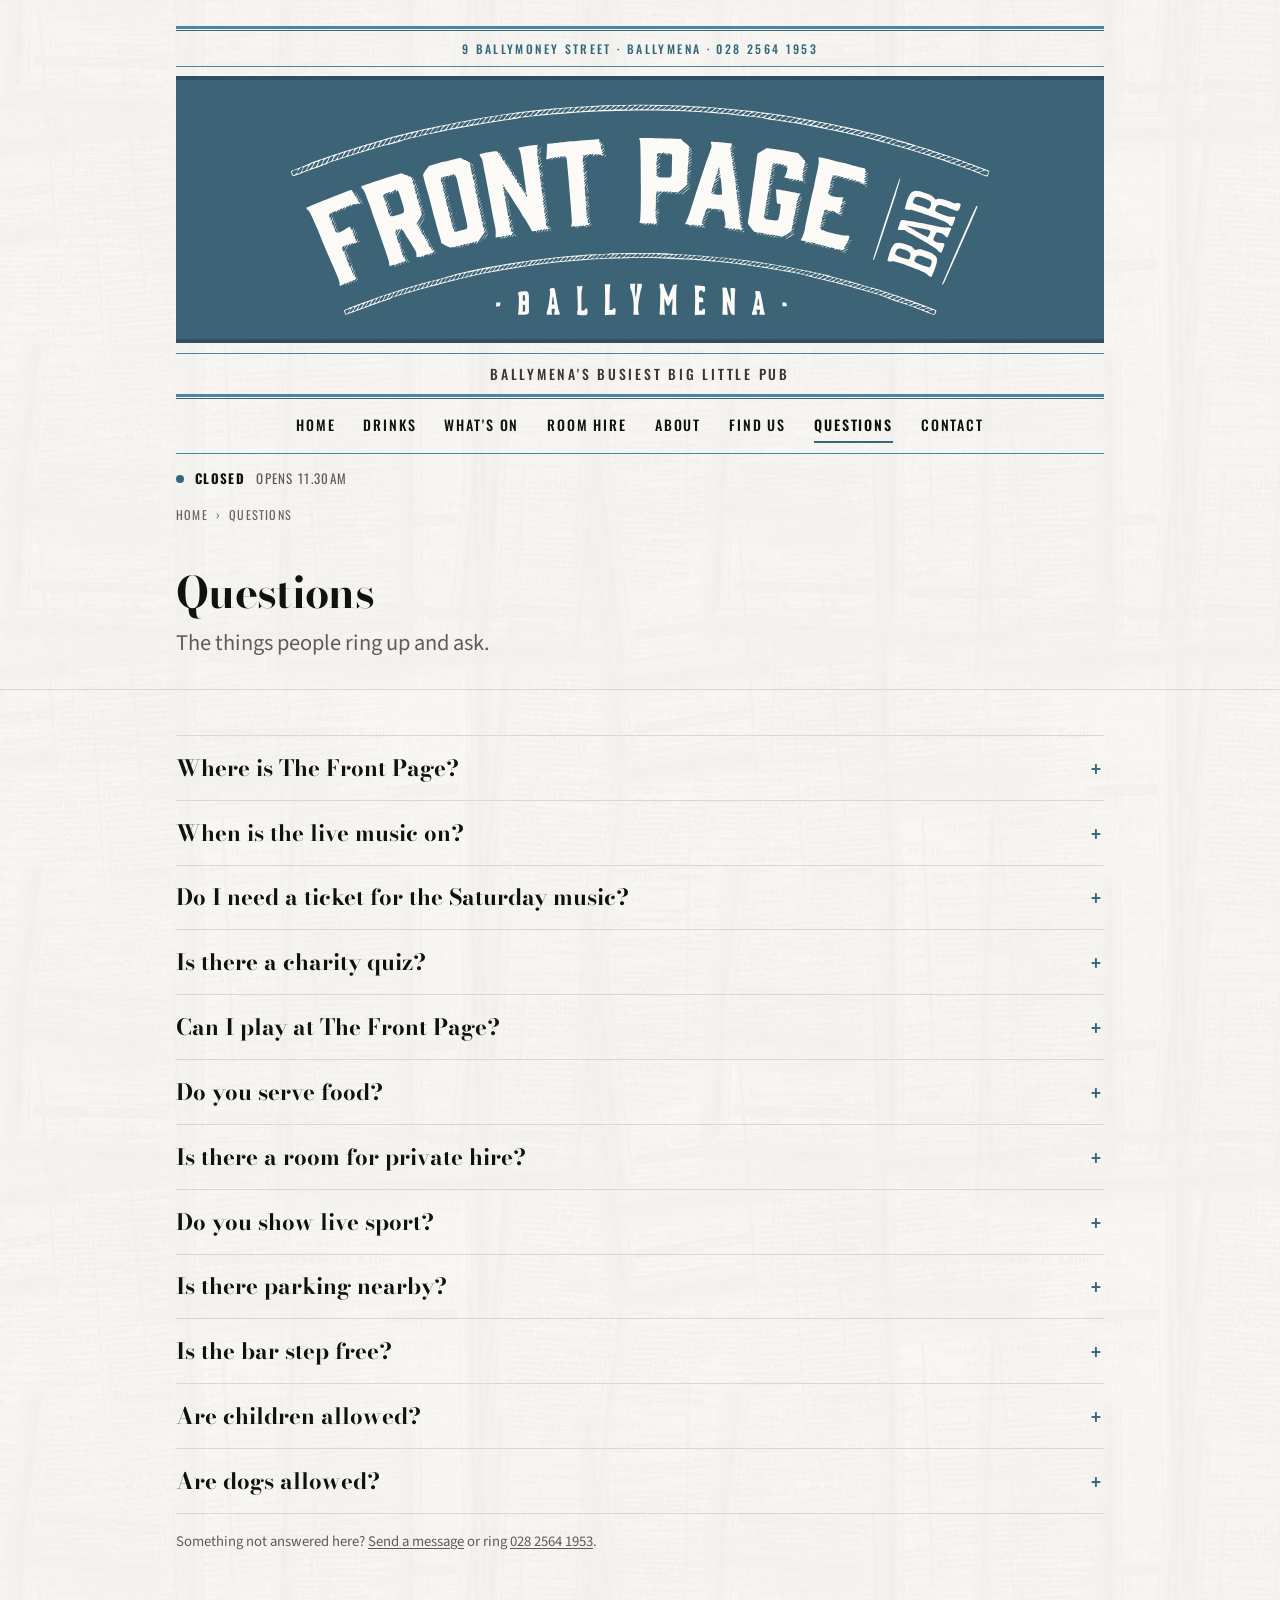
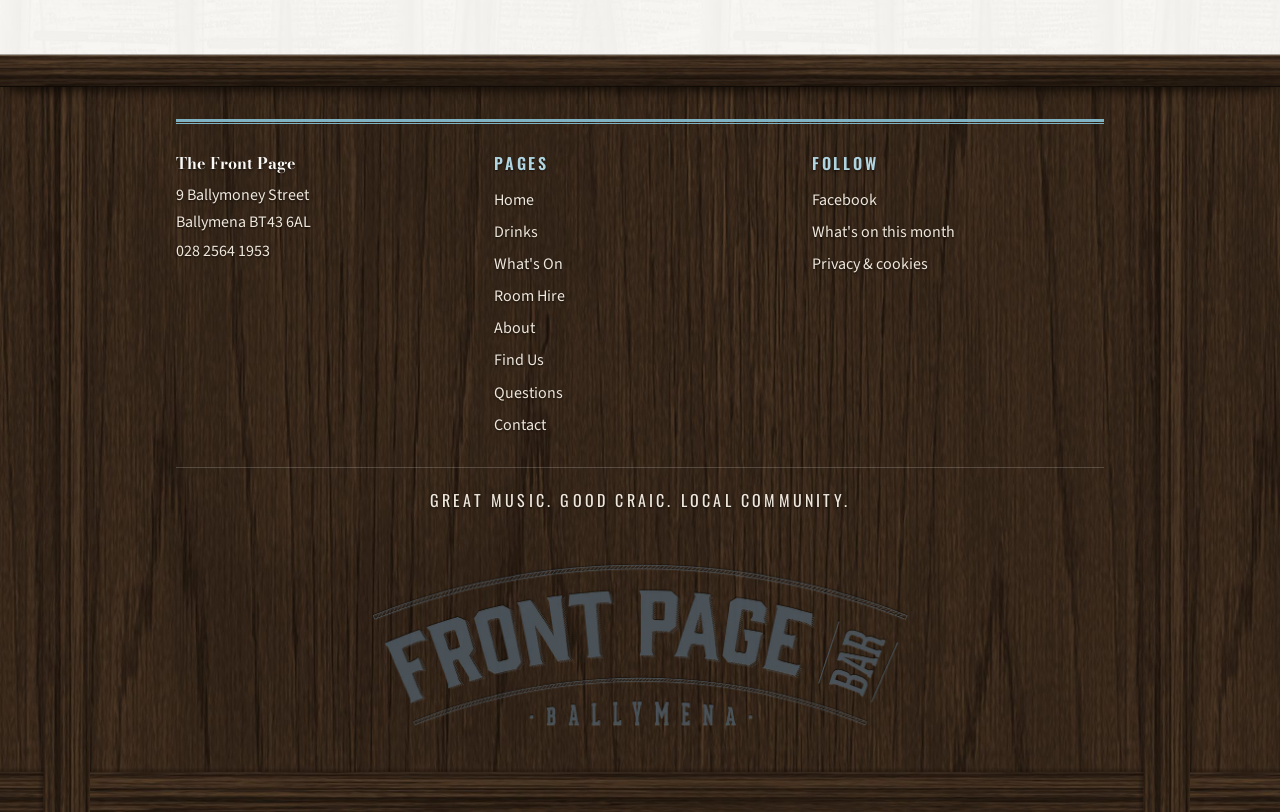
<file: faq.html>
<!doctype html>
<html lang="en-GB" class="look-oak">
<head>
<meta charset="utf-8">
<meta name="viewport" content="width=device-width, initial-scale=1">
<title>Questions | The Front Page Bar, Ballymena</title>
<meta name="description" content="When the live music is on, whether you need a ticket, how to get a gig, and where to find The Front Page in Ballymena.">

<link rel="canonical" href="https://thefrontpagebar.com/faq.html">
<meta property="og:type" content="website">
<meta property="og:site_name" content="The Front Page Bar">
<meta property="og:title" content="Questions | The Front Page Bar, Ballymena">
<meta property="og:description" content="When the live music is on, whether you need a ticket, how to get a gig, and where to find The Front Page in Ballymena.">
<meta property="og:url" content="https://thefrontpagebar.com/faq.html">
<meta name="twitter:card" content="summary_large_image">
<link rel="icon" href="favicon.ico" sizes="48x48">
<link rel="icon" href="assets/img/favicon-32.png" sizes="32x32" type="image/png">
<link rel="apple-touch-icon" href="assets/img/apple-touch-icon.png">
<link rel="manifest" href="site.webmanifest">
<meta name="theme-color" content="#3D6476">
<link rel="preconnect" href="https://fonts.googleapis.com">
<link rel="preconnect" href="https://fonts.gstatic.com" crossorigin>
<link rel="stylesheet" href="https://fonts.googleapis.com/css2?family=Bodoni+Moda:opsz,wght@6..96,600;6..96,700;6..96,900&family=Oswald:wght@400;500;600&family=Source+Sans+3:ital,wght@0,400;0,600;1,400&display=swap">
<link rel="stylesheet" href="assets/css/site.css?v=8496f734">

<script type="application/ld+json">{"@context":"https://schema.org","@type":"BreadcrumbList","itemListElement":[{"@type":"ListItem","position":1,"name":"Home","item":"https://thefrontpagebar.com/index.html"},{"@type":"ListItem","position":2,"name":"Questions","item":"https://thefrontpagebar.com/faq.html"}]}</script><script type="application/ld+json">{"@context":"https://schema.org","@type":"FAQPage","mainEntity":[{"@type":"Question","name":"Where is The Front Page?","acceptedAnswer":{"@type":"Answer","text":"9 Ballymoney Street, right in the middle of Ballymena town centre. The pub takes its name from the newspaper office that used to sit next door, and the walls are hung with framed front pages of famous headlines."}},{"@type":"Question","name":"When is the live music on?","acceptedAnswer":{"@type":"Answer","text":"Every Saturday from 5pm, with a local act on. There is no cover charge. The month's line-up is on the What's On page."}},{"@type":"Question","name":"Do I need a ticket for the Saturday music?","acceptedAnswer":{"@type":"Answer","text":"No. It is free in and first come, first served for a seat."}},{"@type":"Question","name":"Is there a charity quiz?","acceptedAnswer":{"@type":"Answer","text":"Yes, there are charity quiz nights throughout the month, each for a local cause. There is an entry fee. See What's On for the dates."}},{"@type":"Question","name":"Can I play at The Front Page?","acceptedAnswer":{"@type":"Answer","text":"Yes. There is a local act every Saturday: send a message through the contact page with a link to something you have recorded and where you are based. There is also the Sunday Sessions Open Mic on the last Sunday of each month at 2pm."}},{"@type":"Question","name":"Do you serve food?","acceptedAnswer":{"@type":"Answer","text":"No. The Front Page is a bar and does not serve food."}},{"@type":"Question","name":"Is there a room for private hire?","acceptedAnswer":{"@type":"Answer","text":"Yes. The karaoke lounge upstairs is \u00a3100 for four hours, with full bar service available. It suits birthdays, celebrations, work nights out and private parties. Book it through the contact page or ring the bar on 028 2564 1953."}},{"@type":"Question","name":"Do you show live sport?","acceptedAnswer":{"@type":"Answer","text":"No, live sport is not shown."}},{"@type":"Question","name":"Is there parking nearby?","acceptedAnswer":{"@type":"Answer","text":"Yes. There are public car parks nearby, and parking on the street."}},{"@type":"Question","name":"Is the bar step free?","acceptedAnswer":{"@type":"Answer","text":"Yes, the bar is step free."}},{"@type":"Question","name":"Are children allowed?","acceptedAnswer":{"@type":"Answer","text":"Yes, children are welcome until 7pm."}},{"@type":"Question","name":"Are dogs allowed?","acceptedAnswer":{"@type":"Answer","text":"Yes, The Front Page is dog friendly. Bring the dog."}}]}</script>
</head>
<body>

<a class="skip" href="#main">Skip to content</a>
<div class="runhead" id="runhead">
  <div class="runhead__in sheet">
    <a class="runhead__name" href="index.html"><picture><source type="image/webp" srcset="assets/img/logo-sm.webp?v=aea6c464"><img src="assets/img/logo-sm.png?v=f793d2e6" width="420" height="132" alt="The Front Page Bar"></picture></a>
    <span class="runhead__mid">Ballymena's Busiest Big Little Pub</span>
    <button class="runhead__burger" type="button" id="burger2"
            aria-expanded="false" aria-controls="drawer">Menu</button>
  </div>
  <i class="runhead__bar" id="progress"></i>
</div>
<header class="mast">
  <div class="sheet">
    <div class="rule rule--d"></div>
    <p class="mast__kicker">9 Ballymoney Street &middot; Ballymena &middot; <a href="tel:+442825641953">028 2564 1953</a></p>
    <div class="rule"></div>
    <a class="mast__name" href="index.html"><svg class="plate plate--logo" viewBox="0 0 1502 461" style="aspect-ratio:1502/461" role="img" aria-label="The Front Page Bar, Ballymena" focusable="false"><g class="plate__g"><path pathLength="1" d="M1478 154C1416 130 1350 108 1290 92C1277 88 1264 85 1260 84C1228 73 1107 48 1040 39C1030 38 1020 36 1018 35C1015 34 971 29 947 27C938 26 928 25 925 25C837 16 702 16 599 24C565 26 505 32 493 34C490 35 477 37 464 39C383 51 283 71 242 83C237 85 221 90 206 93C164 105 88 129 84 131C84 132 75 135 65 139C55 142 38 148 29 152C8 160 11 159 8 154C5 147 5 147 12 145C22 141 44 132 48 130C59 125 123 104 173 89C184 86 197 82 201 81C254 64 381 38 455 27C649 -1 850 -1 1043 26C1077 31 1092 34 1154 46C1195 54 1259 69 1293 79C1351 95 1438 124 1456 132C1459 133 1469 137 1478 140C1488 144 1496 147 1496 147C1497 148 1492 160 1492 159C1491 159 1485 157 1478 154ZM14 155C16 155 20 150 21 145C22 143 22 143 15 145C11 147 8 148 8 148C7 148 11 156 11 156C11 156 13 156 14 155ZM1493 153L1495 149L1491 147C1487 146 1487 146 1481 148C1473 150 1473 150 1482 154C1491 157 1491 157 1493 153ZM24 152C27 151 28 149 30 145C33 138 33 138 28 140C25 141 17 153 19 153C19 153 21 153 24 152ZM36 147C37 147 39 145 41 141C44 134 44 134 41 136C36 137 35 138 32 143C31 146 30 148 30 149C30 149 30 149 31 149C32 149 34 148 36 147ZM1478 147C1485 145 1485 145 1480 143C1477 141 1476 141 1471 144C1464 146 1464 147 1468 148C1471 150 1472 150 1478 147ZM50 139C53 135 55 130 54 130C50 130 41 140 41 145C41 147 48 142 50 139ZM1469 143L1473 141L1469 139C1466 137 1465 137 1460 140C1453 142 1453 143 1457 144C1460 146 1463 145 1469 143ZM62 133C66 126 66 126 60 128C58 129 52 138 52 141C52 141 53 141 56 140C59 139 60 138 62 133ZM1458 139L1463 137L1460 135C1459 135 1457 134 1456 134C1455 134 1453 134 1451 135C1449 136 1446 137 1445 138L1442 139L1445 140C1450 142 1452 142 1458 139ZM73 129C77 122 77 122 71 124C68 125 67 127 65 131C62 138 62 138 66 136C70 135 71 134 73 129ZM1447 135L1452 133L1449 131C1445 129 1444 129 1437 132L1432 135L1434 136C1439 138 1442 138 1447 135ZM1438 130C1442 129 1441 128 1437 126C1433 125 1421 129 1422 131C1423 133 1429 134 1432 133C1434 132 1436 131 1438 130ZM78 132C80 131 82 129 84 125C88 118 87 118 83 120C80 121 79 122 76 127C72 134 73 134 78 132ZM95 121C98 115 98 115 93 116C90 117 89 119 87 123L84 129L88 128C91 127 93 125 95 121ZM1425 127C1431 125 1431 124 1426 123C1423 122 1422 122 1414 125L1410 127L1413 128C1417 130 1419 130 1425 127ZM101 123C103 123 109 113 109 112C107 110 100 114 98 120C94 126 94 126 101 123ZM1415 123L1420 121L1417 119C1413 118 1412 118 1405 120L1400 123L1402 124C1407 126 1410 126 1415 123ZM1403 120C1410 117 1410 117 1405 115C1402 114 1390 117 1390 120C1390 120 1395 122 1397 122C1397 122 1400 121 1403 120ZM111 120C114 119 115 117 117 114C120 107 120 107 117 109C112 110 111 111 108 116C105 122 106 122 111 120ZM128 110C131 104 131 104 127 105C124 106 122 108 120 112C116 119 116 119 121 117C124 116 126 114 128 110ZM1392 116C1399 114 1399 113 1394 112C1391 111 1390 111 1385 113C1379 116 1378 117 1382 118C1386 119 1387 118 1392 116ZM1382 113L1388 110L1384 109C1379 107 1379 107 1373 110L1367 113L1371 114C1376 116 1375 116 1382 113ZM133 113C135 113 137 111 139 107C142 101 142 100 139 102C134 103 133 104 130 110C128 115 128 115 133 113ZM150 104C153 97 153 97 148 99C146 100 144 101 142 105C138 112 138 111 143 110C146 109 147 108 150 104ZM1371 109C1377 107 1377 106 1372 105C1369 104 1368 104 1363 106C1357 109 1357 110 1360 111C1365 112 1367 111 1371 109ZM1360 106C1367 103 1367 103 1362 101C1358 101 1357 101 1352 103L1346 106L1349 107C1353 109 1354 109 1360 106ZM155 106C158 105 165 96 163 95C162 93 155 97 153 102C149 108 149 108 155 106ZM1350 103C1355 100 1355 99 1350 98C1347 97 1345 98 1341 100L1335 103L1339 104C1343 106 1344 106 1350 103ZM166 103C169 102 175 93 174 92C172 89 167 93 163 100C160 104 160 105 162 104C163 104 165 103 166 103ZM1344 96C1344 94 1336 94 1330 97C1324 100 1324 99 1331 102C1332 102 1344 98 1344 96ZM183 93C186 88 186 87 185 88C184 88 182 89 181 89C179 89 177 91 175 95C171 102 171 101 176 100C179 99 181 98 183 93ZM1328 96L1333 93L1329 92C1326 91 1325 91 1320 93C1314 96 1313 97 1317 98C1321 99 1323 98 1328 96ZM188 97C190 96 191 95 194 90C197 86 197 84 196 85C195 85 193 86 192 86C190 86 189 87 188 88C188 89 186 92 185 94C182 98 183 98 188 97ZM1318 93L1323 90L1319 89C1315 87 1314 87 1308 90L1303 93L1305 94C1310 96 1312 96 1318 93ZM199 93C204 92 211 80 207 81C202 82 200 84 197 89C194 95 194 95 199 93ZM1307 90L1312 87L1308 86C1303 84 1303 84 1297 87L1291 90L1295 91C1300 93 1301 93 1307 90ZM210 90C213 90 214 88 217 83C220 77 220 77 218 78C213 79 211 81 208 86C204 92 204 92 210 90ZM1295 87C1301 84 1302 83 1298 82C1296 82 1295 81 1294 81C1292 80 1281 87 1283 88C1284 88 1285 89 1286 89C1289 90 1290 89 1295 87ZM221 87C224 87 227 83 231 75C231 75 229 75 226 76C222 77 222 77 219 83C215 89 215 89 221 87ZM1285 83L1290 80L1286 79C1282 77 1281 78 1276 80C1271 83 1270 85 1274 86C1278 87 1279 86 1285 83ZM232 84C234 84 242 74 242 72C242 71 233 74 232 76C226 84 226 87 232 84ZM1275 76C1271 75 1270 75 1265 78L1259 81L1263 82C1267 83 1268 83 1273 80L1279 77L1275 76ZM250 75C253 69 253 69 248 70C246 71 244 72 241 76C237 83 237 82 242 81C246 80 247 79 250 75ZM1263 77L1268 74L1264 73C1260 72 1259 72 1254 75L1248 78L1252 79C1254 80 1256 80 1257 80C1257 80 1260 79 1263 77ZM255 78C257 77 265 68 263 67C262 66 255 69 254 71C253 72 252 74 251 76C249 79 249 80 250 79C251 79 253 78 255 78ZM1251 75C1257 72 1258 71 1252 70C1248 69 1247 70 1243 72L1237 75L1241 76C1246 78 1245 78 1251 75ZM265 75C268 75 269 73 272 69C275 65 275 63 274 64C273 64 271 65 270 65C268 65 266 67 263 71C259 77 259 77 265 75ZM1241 72L1246 69L1242 67C1238 67 1237 67 1234 69C1227 72 1226 73 1229 74C1234 75 1235 75 1241 72ZM277 73C279 72 281 71 283 67L287 61L283 62C280 62 278 63 278 63C278 63 277 65 275 68C271 74 271 74 277 73ZM1231 65C1227 64 1227 64 1221 67L1215 70L1219 71C1223 72 1224 72 1229 69L1235 66L1231 65ZM294 65C299 58 299 58 291 60C289 60 283 69 283 71C283 73 291 69 294 65ZM1219 66L1224 63L1220 62C1215 61 1202 67 1206 68C1207 68 1208 69 1209 69C1212 70 1213 69 1219 66ZM302 67C303 66 309 57 308 57C306 54 294 64 294 68C294 68 301 68 302 67ZM313 64C313 64 315 62 317 59C321 53 320 53 315 55C312 55 305 63 305 66C305 66 313 65 313 64ZM1208 63L1213 61L1210 60C1209 60 1207 59 1206 59C1205 59 1202 60 1199 62C1194 65 1194 65 1196 66C1200 67 1203 66 1208 63ZM1196 62C1202 59 1202 58 1197 57C1191 56 1180 63 1186 64C1190 65 1191 64 1196 62ZM324 62C325 61 331 52 331 52C330 52 329 52 327 52C323 53 321 54 316 62C316 64 322 63 324 62ZM1190 56C1188 53 1182 54 1177 57L1172 60L1175 61C1179 62 1180 62 1185 59C1188 58 1191 56 1190 56ZM333 60C334 60 337 57 339 54L343 49L340 50C336 50 334 51 331 55C326 61 326 62 328 61C329 61 331 60 333 60ZM1174 57C1179 54 1179 53 1174 52C1170 51 1159 57 1163 59C1167 60 1170 59 1174 57ZM344 58C346 57 348 56 350 52C355 46 355 46 347 48C345 48 339 57 339 58C339 59 340 59 344 58ZM1163 55C1166 53 1168 52 1168 51C1168 50 1160 49 1159 50C1158 50 1155 52 1153 53L1149 56L1152 57C1157 58 1158 58 1163 55ZM356 55C358 55 365 46 364 45C363 43 356 47 353 51C349 56 349 57 352 56C353 56 355 55 356 55ZM1152 52C1160 47 1152 45 1143 50C1138 53 1138 54 1146 55C1146 55 1149 54 1152 52ZM367 53C368 53 370 51 373 48L377 42L374 43C372 43 370 43 369 43C368 43 361 53 361 54C361 54 362 54 363 54C364 54 366 53 367 53ZM1145 47C1146 47 1145 46 1143 46C1142 46 1140 45 1139 45C1138 45 1136 46 1133 48L1127 51L1130 52C1132 52 1134 53 1134 53C1135 53 1143 49 1145 47ZM380 50C381 50 383 47 385 45L388 40L384 41C380 42 376 45 373 49L372 52L375 52C378 51 380 51 380 50ZM394 46C399 39 400 38 395 39C390 40 390 40 386 46L383 50L386 50C389 49 391 48 394 46ZM1130 48C1135 45 1135 44 1130 43C1127 42 1116 48 1118 50C1121 51 1126 50 1130 48ZM401 47C403 47 410 39 410 37C410 37 408 37 406 37C402 38 400 39 396 46L394 49L396 48C398 48 400 47 401 47ZM1119 45C1124 42 1124 42 1118 41C1115 41 1105 46 1107 48C1110 49 1115 48 1119 45ZM416 42C418 40 420 38 420 36L422 34L418 34C415 35 413 36 413 36C410 39 406 45 406 46C406 48 414 45 416 42ZM1108 43C1113 40 1113 40 1107 39C1104 39 1094 44 1096 46C1099 47 1104 46 1108 43ZM1100 38C1098 36 1093 37 1089 39C1084 43 1084 44 1088 44C1091 45 1102 40 1100 38ZM426 42C428 40 433 32 431 32C427 32 424 34 422 37C421 39 419 41 418 42L416 45L420 44C422 44 425 43 426 42ZM1085 40C1090 37 1090 36 1085 35C1082 34 1081 35 1079 36C1078 37 1076 39 1075 39C1072 41 1072 42 1076 43C1078 43 1079 43 1080 43C1080 43 1082 42 1085 40ZM438 39C440 37 441 35 442 33L444 30L440 31C435 32 436 32 431 38L428 43L432 42C435 41 437 40 438 39ZM1074 38C1080 35 1080 34 1076 33C1071 32 1070 32 1065 36L1061 40L1064 41C1068 42 1069 42 1074 38ZM448 39C448 39 450 37 452 34C456 28 456 28 454 29C452 29 450 29 449 29C447 29 440 38 440 40C440 41 448 40 448 39ZM460 37C460 36 462 34 464 32L467 27L464 27C462 27 460 28 459 28C457 29 451 38 451 39C451 39 459 38 460 37ZM1064 36L1068 32L1064 31C1059 30 1058 31 1051 36C1050 38 1050 38 1051 39C1056 40 1059 39 1064 36ZM1052 34C1059 29 1051 27 1043 32C1038 36 1038 37 1043 38C1047 38 1047 38 1052 34ZM471 35C472 34 473 32 475 30C479 26 479 25 474 26C470 27 466 30 463 35L462 38L466 37C468 37 471 36 471 35ZM1040 33L1045 29L1041 28C1037 27 1037 27 1032 31L1028 34L1030 35C1034 37 1034 37 1040 33ZM485 30C490 25 490 24 485 25C481 25 478 27 474 34C471 38 481 34 485 30ZM1029 31C1035 27 1035 26 1029 26C1026 26 1024 27 1021 29C1016 33 1016 33 1020 34C1022 34 1023 34 1024 34C1024 34 1026 33 1029 31ZM496 29C501 22 501 22 497 23C493 24 485 30 485 33C485 35 493 32 496 29ZM507 27C513 22 513 21 508 22C504 22 496 29 496 32C496 34 504 31 507 27ZM1018 29L1023 26L1019 25C1014 24 1003 30 1007 32C1010 33 1014 32 1018 29ZM1007 28C1012 24 1012 23 1007 23C1004 23 1001 24 998 27L993 30L997 31C999 31 1001 31 1001 31C1001 31 1004 30 1007 28ZM519 26C523 21 523 21 521 21C517 20 514 21 510 26L506 30L510 30C513 30 515 30 519 26ZM530 24C535 19 535 19 530 19C526 20 519 26 519 29C519 31 527 28 530 24ZM996 26L1001 23L997 22C992 22 983 26 983 29C983 31 992 29 996 26ZM535 27C537 27 546 20 546 18C546 16 538 19 534 23C530 27 529 29 531 28C532 28 534 27 535 27ZM984 25C989 22 989 21 983 21C979 20 971 27 973 28C977 29 980 28 984 25ZM973 24C978 20 978 19 973 19C970 19 968 20 964 23L959 26L962 27C964 27 966 27 967 27C968 27 970 26 973 24ZM554 21L558 16L554 17C550 17 548 19 545 22L540 26L545 26C549 26 550 26 554 21ZM961 23C967 19 967 18 962 18C959 18 956 19 953 22L948 25L952 26C955 26 956 26 957 26C957 26 959 25 961 23ZM563 23C564 21 566 19 567 18L569 15L565 16C560 17 556 20 554 24C552 27 560 26 563 23ZM952 21L955 18L951 17C947 17 945 18 942 21L937 24L941 24C946 25 947 25 952 21ZM576 20C581 15 581 14 575 15C572 16 570 17 567 20L564 24L567 24C571 24 572 24 576 20ZM941 19L944 17L939 16C935 16 934 17 930 20L926 23L930 23C935 24 936 24 941 19ZM588 18L592 13L588 14C584 15 582 16 579 19L574 23L579 23C583 23 584 23 588 18ZM929 15C924 15 916 19 916 22C916 24 924 23 928 19L933 16L929 15ZM599 18C601 15 603 13 602 13C596 13 590 15 588 21C585 25 594 23 599 18ZM917 18L921 15L917 14C913 14 911 15 908 18L904 21L907 21C912 22 913 22 917 18ZM610 17L614 12L610 12C607 12 605 13 602 17L597 21L602 21C606 21 607 21 610 17ZM622 16L626 11L622 11C618 11 610 18 610 20C610 23 618 20 622 16ZM905 18C911 14 911 13 905 13C902 13 900 14 897 17L892 20L895 21C897 21 899 21 899 21C900 21 903 20 905 18ZM633 16C638 11 638 10 633 11C628 12 621 17 621 20C621 22 629 19 633 16ZM894 17C899 13 899 12 894 12C890 12 882 17 882 20C882 22 890 20 894 17ZM644 15L648 10L644 10C641 10 640 11 636 15L631 19L635 19C639 19 640 19 644 15ZM871 16L876 12L871 12C867 11 866 12 863 15L859 18L862 19C864 19 866 19 866 19C866 19 869 18 871 16ZM883 16L887 13L883 12C880 11 878 12 872 17L869 19L874 19C878 19 880 19 883 16ZM656 14L660 9L656 10C652 10 651 11 647 14L643 18L647 18C651 18 652 18 656 14ZM667 14L671 9L667 9C663 9 655 15 655 18C655 21 663 18 667 14ZM860 15C865 11 865 10 860 10C856 10 848 15 848 18C848 20 856 18 860 15ZM678 13C683 9 683 8 677 9C674 9 672 11 669 14L665 17L670 17C674 17 675 17 678 13ZM690 13L694 8L690 8C686 8 685 9 681 13L676 17L681 17C685 17 686 17 690 13ZM701 12L705 8L701 8C697 8 689 14 689 16C689 19 698 16 701 12ZM828 12L830 9L826 9C823 9 821 10 817 13L813 16L817 16C821 17 824 16 828 12ZM838 13L842 10L838 9C834 9 832 10 829 13L824 17L829 17C833 17 834 17 838 13ZM849 14L853 11L849 10C846 10 836 15 836 17C836 19 846 17 849 14ZM712 13C717 9 717 8 711 8C708 8 707 9 703 12L699 16L704 16C707 16 709 16 712 13ZM723 13C729 8 729 7 724 7C721 7 719 8 715 12L710 16L715 16C718 16 720 16 723 13ZM734 13C740 9 740 7 735 7C732 7 723 14 723 16C723 18 731 16 734 13ZM747 12L751 7L747 7C742 7 735 13 735 16C735 18 743 15 747 12ZM758 12C763 8 763 7 758 7C754 7 745 14 746 16C747 17 754 16 758 12ZM769 13C774 8 774 7 769 7C766 7 756 14 757 15C759 17 765 16 769 13ZM781 12C783 10 784 8 784 8C783 8 781 8 780 8C777 7 769 13 769 16C769 18 776 16 781 12ZM792 12L796 9L792 8C788 8 780 13 780 16C780 18 787 16 792 12ZM804 12L808 9L803 8C799 8 798 9 794 12L790 16L795 16C799 16 800 16 804 12ZM815 13C820 9 820 8 815 8C811 9 809 9 806 12L801 16L806 16C811 16 812 16 815 13Z"/><path pathLength="1" d="M354 312C355 309 355 309 350 310C346 311 345 310 336 306L327 301L325 291C323 286 318 269 314 253C310 238 304 215 301 203C298 192 293 176 291 168L288 155L293 146C297 142 300 138 300 137C300 136 306 135 325 129C329 128 340 126 350 123L368 119L373 122C375 123 378 124 379 124C379 124 380 124 380 125C379 125 380 126 382 126C383 126 384 127 384 128C384 128 385 128 386 128C387 128 388 129 388 131C388 134 389 134 390 132C391 131 392 130 392 131C392 132 391 133 390 133C389 135 388 138 390 139C390 139 390 141 390 142C391 143 391 145 391 146C391 147 392 150 392 152C393 157 393 157 397 153C400 150 400 150 397 155C394 158 394 160 394 161C395 162 395 164 395 164C395 165 396 167 396 167C396 168 397 168 399 165L403 161L400 166C395 173 396 176 400 171L404 167L401 172C399 174 398 178 398 179L398 182L400 180C400 178 402 176 403 175C405 173 404 176 400 181C399 183 398 186 400 186C400 186 402 185 403 183C404 181 406 179 406 179C406 179 405 182 403 184C400 188 400 190 400 192C401 194 401 195 402 197C402 198 403 198 405 195C409 191 409 192 405 197C401 202 402 207 406 202C408 200 408 200 406 203C404 206 403 210 405 210C405 210 406 210 406 210C406 209 407 208 408 206C411 202 411 205 407 209C405 212 405 213 405 215C406 216 406 218 406 218C406 219 407 222 407 224L408 229L411 225C413 222 414 220 414 220C415 220 411 227 410 229C409 230 408 234 410 234C410 234 412 233 413 230C415 228 416 227 416 227C416 228 414 230 413 232C410 236 409 239 411 240C411 240 412 241 412 242C412 245 414 257 415 257C415 257 417 256 418 254C420 252 421 250 421 251C421 251 419 254 418 256C415 259 415 261 415 262C416 263 416 265 416 265C416 266 417 268 417 268C417 269 418 269 420 266L423 263L420 267C419 269 418 272 418 274L418 277L421 273C424 267 425 267 422 274C415 284 402 304 401 303C401 303 401 301 402 300C404 298 404 297 402 297C401 297 400 298 396 303C395 305 395 305 396 302C398 299 398 298 395 300C393 300 391 301 390 301C389 300 387 301 386 304C385 306 383 307 383 307C383 307 383 305 384 304L386 301L384 302C382 302 381 303 381 304C380 304 379 306 378 307C377 309 377 309 378 306C380 303 378 302 375 304C375 304 374 305 372 305C367 306 363 307 363 308C362 308 361 310 360 311C359 313 359 313 360 310C363 306 359 306 355 311C353 313 353 313 354 312ZM362 276C364 275 369 274 373 273C385 270 384 271 379 246C374 225 364 182 361 167C358 155 354 151 350 157C349 159 348 160 347 160C347 160 347 160 348 159C350 156 350 155 348 155C347 155 345 157 343 159C341 163 340 163 342 159C344 156 344 156 340 158C337 159 334 159 331 160C327 160 326 163 326 167C327 173 327 173 332 166C334 162 336 160 337 160C337 160 335 163 332 167C330 170 328 174 328 175C328 178 330 177 332 174C335 169 336 170 332 175C330 179 329 185 331 184C331 184 333 181 334 179C335 177 336 175 336 176C337 176 335 178 334 181C329 189 330 194 335 186C336 184 338 182 338 183C338 183 336 185 335 188C333 190 332 193 333 194C333 196 334 196 335 194C336 193 337 191 338 190C339 188 339 189 337 193C335 195 334 198 334 199C334 202 336 201 338 198C339 196 340 194 340 194C341 194 340 196 337 200C335 203 335 204 336 206C336 208 337 208 339 204C341 201 342 199 342 199C343 199 342 201 341 203C337 208 336 210 337 212C338 213 338 214 338 215C339 221 340 224 341 224C341 224 342 224 342 224C342 223 343 222 344 220L347 217L345 220C344 222 343 224 342 225C341 227 341 228 342 230C342 231 343 233 343 234C343 237 344 237 347 233C348 231 349 229 349 229C350 229 349 231 348 232C344 239 344 239 345 244C346 249 347 250 348 247C349 246 350 244 351 243C352 242 352 242 350 246C347 250 347 251 348 253C348 254 349 257 349 258C349 261 349 261 354 254L356 252L354 255C353 256 352 259 351 260C350 262 350 263 351 265C351 266 352 268 352 269C352 271 352 271 353 271C353 271 354 271 354 271C354 270 355 269 356 267C358 265 358 265 356 269C353 273 353 278 356 276C356 276 357 276 357 276C357 278 358 278 362 276Z"/><path pathLength="1" d="M216 345C216 340 215 338 193 274C187 258 179 235 175 222C164 192 163 190 159 185C156 182 156 181 157 180C158 179 200 165 226 157L242 152L247 154C249 155 252 156 252 156C252 156 253 156 253 156C253 157 254 157 255 157C256 157 257 158 257 159C258 159 259 159 260 159C261 159 262 159 262 161C263 162 263 162 264 161C266 160 266 162 265 163C264 164 264 165 265 166C265 168 266 167 267 165C268 164 269 163 269 163C270 163 269 165 268 166C266 169 265 172 267 173C267 173 268 175 268 177C268 180 268 180 273 173C274 172 273 173 272 177C269 182 269 183 272 190C272 191 272 193 272 194C273 198 273 198 276 194C278 191 279 190 279 190C280 190 278 192 277 195C274 199 274 199 276 208C277 209 278 208 279 206C281 203 282 201 282 201C283 201 282 203 280 206C278 210 277 214 279 214C279 214 280 213 281 211C282 209 283 208 284 208C284 208 283 210 281 213C279 216 279 217 279 219C280 221 281 221 283 217C286 212 286 213 283 218C279 225 280 229 285 222C288 217 288 218 285 224C282 229 282 232 284 232C284 232 285 231 286 229C286 228 287 226 288 226C289 225 288 227 286 230C284 234 284 235 285 238C286 240 285 241 280 250C277 255 274 260 274 261C275 263 276 262 283 251C289 241 295 232 292 238C291 240 287 246 283 252C279 259 277 264 277 265C278 267 279 266 285 256C288 251 292 246 293 244C294 243 291 248 287 255C280 266 278 270 281 270C281 270 282 269 283 268C283 267 284 266 284 266C285 266 284 268 283 269C281 274 282 276 285 273L288 270L286 273L284 277L286 281C289 285 289 285 291 282C291 280 292 279 292 280C293 280 292 281 291 283C290 285 289 288 291 288C291 288 292 288 293 286C293 285 294 285 294 285C295 285 294 286 293 288C291 292 292 294 295 291L298 288L296 292C295 295 295 296 296 297C296 297 297 297 298 295C299 294 299 292 300 292C301 292 300 294 299 296C297 299 297 301 299 301C299 301 300 300 301 299C301 297 302 296 302 297C303 297 302 299 301 300C299 303 299 303 301 307C304 311 304 311 306 308C306 306 307 305 307 306C308 306 307 307 306 309C305 311 305 312 306 313C306 315 307 314 308 312C309 310 310 310 310 310C310 311 309 313 309 313C306 315 308 318 311 316C313 314 313 314 312 317C310 321 309 322 307 322C307 322 306 322 305 322C304 322 302 324 302 325C301 327 300 329 300 329C299 329 299 329 300 327C301 325 301 324 298 325C296 326 295 326 293 326C292 326 291 328 289 330C287 334 287 333 288 329C289 328 288 328 287 328C286 328 285 329 284 330C284 332 283 332 283 331C282 330 281 330 279 330C274 332 274 332 274 326C274 320 275 322 257 293C251 284 247 276 246 275C246 274 245 274 245 274C244 274 244 274 243 272C243 270 241 270 240 274C239 275 237 280 235 283L232 288L234 295C237 304 237 304 240 300C242 295 242 296 240 302C237 307 238 312 240 307C241 306 242 304 242 304C243 304 242 306 241 307C240 311 239 314 241 314C241 314 243 313 244 311C245 309 246 307 246 308C246 308 245 311 243 313C241 317 241 320 243 320C243 320 244 319 245 317C245 316 246 314 247 314C247 314 247 316 245 318C243 322 243 324 244 326C244 328 245 328 247 323C248 320 250 318 250 319C250 319 249 322 247 324C245 329 245 334 248 330C251 326 252 325 250 329C248 333 248 333 250 335C252 338 252 339 250 339C249 339 249 340 249 340C249 341 248 341 246 341C245 341 243 342 243 342C243 343 241 343 240 343C238 343 237 344 237 344C236 345 235 345 234 345C232 345 231 346 231 346C231 347 230 347 230 347C229 347 226 347 223 348C216 351 216 351 216 345ZM236 278C238 274 240 271 239 271C237 269 229 282 230 285C231 287 232 286 236 278ZM232 277C234 273 234 272 232 272C231 272 229 276 229 280C229 282 229 282 232 277ZM223 240C223 239 223 239 222 241C220 245 220 245 234 241C251 236 251 238 240 203C235 188 234 187 231 191L228 194L230 191C232 187 229 186 226 190C225 191 225 191 225 191C225 189 221 191 219 194C216 198 215 198 217 194C219 191 219 191 217 192C215 192 214 193 213 194C212 195 212 195 212 195C212 193 209 194 207 196C206 197 205 198 204 198C203 198 203 205 205 205C205 205 206 207 206 209C206 212 207 212 208 210C209 209 210 207 211 205C213 203 212 204 210 208C208 212 207 216 209 216C209 216 210 215 211 213C212 211 214 209 214 209C214 209 213 212 212 214C210 217 209 220 209 221C210 223 211 223 213 219C214 217 215 216 216 216C216 216 215 218 213 221C212 224 211 226 212 227C212 230 212 230 215 225C216 223 217 221 217 221C218 221 217 224 215 226C213 231 213 231 214 236C216 241 216 241 219 236C221 234 222 232 222 233C222 233 221 236 219 238C217 242 217 243 218 244C219 244 220 244 220 243C221 242 222 241 223 240Z"/><path pathLength="1" d="M460 291C460 290 460 289 461 288C463 287 463 285 461 286C459 287 457 287 451 288C448 288 445 289 444 289C443 290 443 289 443 283C444 277 443 272 439 253C435 231 432 215 421 157C418 143 416 129 415 127C415 124 413 120 411 117C407 111 406 111 428 107C447 104 446 104 449 109C449 111 450 111 451 109C453 108 453 108 452 110C450 113 452 116 454 113C454 112 455 111 456 111C457 111 456 112 455 113C453 116 454 119 457 117L459 115L458 117C456 120 456 120 458 123L460 126L463 124L465 122L463 125C461 129 462 132 465 129C467 126 467 127 465 130C463 134 465 136 468 133C470 130 470 131 468 134C467 136 467 137 468 138C469 139 469 139 470 137C470 136 471 135 472 135C473 135 472 136 471 137C469 140 470 143 473 141L475 139L473 142C471 145 473 148 475 145C476 144 477 143 477 143C478 143 477 144 476 145C474 148 475 151 478 149L480 147L478 150C477 152 477 153 478 154C479 154 480 156 480 157C481 159 481 159 483 157L485 155L484 158C482 160 482 160 484 162C485 164 486 165 486 166C486 166 487 166 488 165C490 163 490 163 489 165C488 167 488 168 489 171L491 174L494 172L496 170L494 173C493 175 493 176 494 179C496 183 497 183 499 180C499 179 500 179 500 179C501 179 500 180 499 181C497 184 498 187 501 185L503 183L501 186C499 189 501 192 503 189C504 188 505 187 505 187C506 187 505 188 504 189C502 192 503 195 506 193L508 191L507 194C505 197 506 199 508 197C509 195 509 196 501 140C497 112 496 108 494 103L491 98L493 97C494 97 502 96 511 94C519 93 528 92 530 92L533 91L532 96C532 99 532 103 532 106C532 109 532 112 532 114C532 116 532 117 532 117C533 117 535 116 537 114L540 111L536 116C533 120 533 121 533 125C534 128 534 131 534 132C534 134 535 135 535 136C535 136 536 135 538 133C543 128 543 129 538 135C533 142 534 146 540 139C541 137 543 135 543 136C543 137 541 139 539 140C537 142 536 145 536 146C536 149 536 149 540 145L544 141L540 146C535 152 535 156 540 151L544 148L541 152C538 156 537 157 538 159C538 160 538 162 538 162C536 166 539 167 542 163L546 159L542 164C537 170 537 174 543 169L547 165L543 169C540 173 540 174 540 179C541 185 541 185 545 181C548 178 548 177 546 180C545 182 544 184 542 185C541 187 541 188 541 189C542 190 542 192 542 194C541 197 543 197 546 193C548 191 548 191 548 192C547 193 546 195 545 196C544 197 543 199 543 200L543 203L546 199L550 196L547 200C542 207 543 211 548 205C549 203 551 201 551 202C551 202 549 205 547 207C542 213 543 217 548 211C551 208 551 208 550 210C549 212 547 214 546 214C545 216 544 220 545 220C546 220 547 219 549 217L553 213L549 218C544 224 544 229 549 223C551 221 553 219 553 220C553 220 551 222 550 224C547 227 547 228 547 232C547 239 548 239 551 235C552 234 554 232 554 232C555 232 553 234 551 237C546 243 547 248 552 241C554 239 554 239 554 240C553 241 552 243 551 244C549 246 548 250 549 250C550 250 551 249 553 247L556 244L553 248C549 254 548 259 553 254C554 252 556 250 556 250C557 250 556 252 555 253C550 259 550 259 551 263L553 266L556 264L558 262L556 265C553 269 554 272 558 268C559 267 560 266 560 267C560 269 556 272 553 272C552 271 550 272 548 275C546 277 546 278 547 275C548 274 549 272 549 272C548 271 544 273 544 273C544 274 543 275 542 276L540 279L541 276C543 273 543 272 541 272C540 272 539 273 538 273C538 274 537 274 536 274C535 273 534 274 533 274C532 274 530 275 528 275C526 275 524 275 523 276C522 276 521 276 520 275C520 274 514 264 507 252C499 241 493 229 492 228C489 224 478 206 472 197L468 191L465 195L463 198L465 194C468 191 468 188 466 188C464 188 461 194 461 196C462 197 462 199 462 199C462 200 463 202 463 202C463 203 464 203 466 200L470 196L466 201C464 204 463 207 463 208C464 208 464 210 464 212C465 214 465 217 466 222C466 224 467 227 467 228C468 232 469 239 469 241C469 242 470 244 470 244C470 245 471 244 473 242C477 238 477 239 473 244C468 250 470 253 475 248L478 244L475 248C470 255 471 259 475 254L479 250L476 255C473 259 473 260 473 264L474 270L477 266L481 262L478 267C475 271 475 271 476 275C478 279 479 279 481 276C483 274 483 274 482 276C481 277 480 279 480 279C479 279 479 280 479 280C479 281 478 283 475 286C473 289 472 289 473 287C476 282 472 282 468 288C467 289 466 290 466 290C466 289 466 288 467 287C468 287 469 286 469 285C469 284 464 285 464 287C462 290 460 292 460 291ZM510 200C510 198 510 197 508 198C507 199 507 200 508 201C509 203 510 203 510 200ZM464 185C463 183 463 183 461 186C459 190 460 193 463 190C465 188 465 187 464 185ZM462 181C461 180 459 181 459 183C459 186 460 187 462 184C463 183 463 182 462 181ZM459 176C458 175 458 175 458 177C458 179 459 180 460 178C460 178 459 177 459 176Z"/><path pathLength="1" d="M121 450C118 444 118 445 131 439C200 413 252 396 317 379C329 376 342 372 346 371C408 352 557 330 654 325C666 325 680 324 687 323C698 322 808 322 810 323C810 323 823 324 839 325C926 330 1005 339 1086 356C1114 361 1153 370 1157 371C1158 372 1167 374 1177 377C1206 384 1211 386 1249 397C1277 405 1322 421 1370 439C1386 445 1384 444 1382 450C1379 455 1380 455 1366 450C1349 443 1328 435 1304 427C1293 424 1283 420 1281 419C1267 412 1165 384 1123 375C1116 373 1110 372 1109 371C1103 368 1019 353 970 347C898 338 794 331 738 333C731 333 714 334 701 334C640 335 565 342 499 352C461 358 403 368 392 372C389 373 375 376 361 379C313 391 224 416 219 419C219 420 216 421 213 422C201 426 159 441 141 448C131 451 123 454 123 454C123 454 122 452 121 450ZM126 452C128 451 133 443 133 441C133 441 122 444 122 445C121 446 123 452 124 452C124 452 125 452 126 452ZM1380 449C1382 444 1378 442 1370 445C1364 447 1364 447 1371 450C1378 453 1379 453 1380 449ZM134 448C137 447 143 439 141 438C140 436 135 440 133 444C130 450 130 450 134 448ZM148 440C152 434 151 433 148 435C145 436 140 443 140 446C140 448 147 443 148 440ZM1367 445C1373 443 1373 442 1369 441C1364 439 1354 443 1358 445C1361 447 1361 447 1367 445ZM1364 439C1366 437 1356 437 1351 438L1346 441L1350 442C1353 443 1361 441 1364 439ZM153 441C156 440 162 430 159 431C158 431 157 432 155 432C154 432 152 434 151 438C149 443 149 443 153 441ZM163 438C165 437 170 427 169 427C166 427 163 430 160 435C158 439 158 440 159 439C160 439 162 438 163 438ZM1349 438C1355 436 1355 435 1351 434C1346 432 1336 437 1340 438C1343 440 1345 440 1349 438ZM176 429C179 423 179 423 175 425C173 425 172 427 169 431L167 436L170 435C173 434 174 433 176 429ZM1341 434L1346 432L1342 431C1339 430 1338 430 1333 432L1328 434L1331 435C1335 437 1335 437 1341 434ZM1331 431C1334 430 1336 429 1335 428C1334 426 1329 426 1324 428L1319 431L1322 432C1324 433 1325 433 1326 433C1326 433 1328 432 1331 431ZM180 431C183 430 189 422 187 421C186 419 181 423 179 427C176 433 176 433 180 431ZM189 428C192 428 199 418 197 417C196 415 190 419 188 424C185 430 185 430 189 428ZM1322 428C1328 426 1328 425 1323 424C1318 423 1308 427 1313 429C1316 430 1318 429 1322 428ZM204 419C206 416 207 413 206 413C203 413 199 416 197 421C194 427 194 427 198 425C201 424 202 423 204 419ZM1313 425C1319 423 1319 422 1315 421C1312 420 1311 420 1307 422C1301 424 1301 425 1304 426C1308 427 1309 426 1313 425ZM213 416C216 410 216 410 212 412C209 413 208 414 206 418L204 423L207 422C210 421 211 420 213 416ZM1304 421C1310 419 1310 418 1305 417C1302 416 1301 416 1298 418C1292 421 1292 421 1295 422C1298 424 1299 424 1304 421ZM1295 418L1300 415L1297 414C1294 413 1293 413 1289 415C1283 417 1283 418 1286 419C1289 421 1290 421 1295 418ZM217 418C220 417 226 409 224 408C223 406 218 410 216 414C214 417 213 419 213 419C214 419 215 419 217 418ZM232 409L235 404L232 405C228 406 223 412 223 416C223 418 230 413 232 409ZM1286 414L1291 412L1288 411C1285 410 1284 410 1280 412C1274 414 1274 415 1277 416C1280 417 1282 416 1286 414ZM241 407C244 401 244 401 240 403C237 403 232 411 232 413C232 415 239 410 241 407ZM1277 411L1282 409L1279 408C1276 407 1275 407 1271 409C1265 411 1265 412 1268 413C1271 414 1273 413 1277 411ZM246 409C247 409 249 406 251 403C253 399 253 398 252 399C251 399 249 400 248 400C247 400 245 403 243 406C241 410 241 411 242 410C243 410 245 409 246 409ZM1267 409C1272 406 1272 406 1271 405C1268 404 1264 404 1259 407C1253 410 1260 412 1267 409ZM1263 403C1263 401 1256 401 1251 403L1246 406L1250 407C1253 408 1263 405 1263 403ZM254 406C257 406 264 397 263 396C261 395 255 398 253 402C250 408 250 408 254 406ZM1249 403C1255 401 1255 400 1250 399C1248 399 1246 399 1242 401L1238 403L1240 404C1242 405 1243 405 1244 405C1244 405 1246 404 1249 403ZM267 402C267 402 269 399 270 397L272 393L270 393C267 393 264 397 261 401L260 405L262 404C264 404 266 403 267 402ZM1241 400C1245 398 1245 397 1240 396C1238 396 1236 396 1233 398C1228 400 1228 400 1231 401C1234 403 1236 403 1241 400ZM273 401C276 400 283 390 280 390C277 391 274 392 272 396C269 402 269 402 273 401ZM288 393C291 387 291 387 287 389C284 389 279 396 279 399C279 401 286 397 288 393ZM1232 397L1236 395L1232 394C1229 393 1228 393 1224 395C1219 397 1219 398 1222 399C1225 400 1227 399 1232 397ZM1223 394L1226 392L1223 391C1220 390 1219 391 1214 393L1209 395L1213 396C1217 397 1218 397 1223 394ZM294 395C295 394 300 386 299 386C298 384 293 387 290 392L288 397L290 396C292 395 294 395 294 395ZM1213 392L1217 390L1214 389C1211 387 1210 387 1206 390C1201 392 1201 393 1204 394C1207 395 1208 394 1213 392ZM302 393C304 392 310 384 309 383C308 381 302 385 300 389C297 394 297 394 302 393ZM1205 386C1202 385 1192 388 1192 390C1192 392 1199 392 1203 390L1208 387L1205 386ZM315 388C319 382 319 380 314 381C312 381 307 389 307 391C307 392 313 389 315 388ZM1194 387C1199 384 1199 384 1195 383C1193 383 1190 383 1187 385C1182 387 1182 388 1185 389C1189 390 1190 389 1194 387ZM321 388C323 387 329 378 328 378C327 376 321 380 319 384C316 389 316 389 321 388ZM1188 381C1185 380 1182 380 1177 383L1173 385L1176 386C1180 387 1190 383 1188 381ZM334 383C334 382 336 380 336 378L338 375L335 376C333 376 331 377 331 377C329 380 326 385 326 386C326 387 332 384 334 383ZM1176 382C1180 380 1180 379 1176 378C1172 377 1162 383 1166 384C1170 385 1171 384 1176 382ZM340 383C341 382 343 380 345 378C346 376 347 374 347 375C348 375 347 377 346 379L343 382L346 381C347 381 349 380 349 380C351 380 357 372 357 371C357 369 353 370 350 373C349 374 348 374 348 374C348 372 341 374 339 376C334 383 334 385 340 383ZM1166 380L1171 377L1167 376C1164 375 1163 376 1159 378C1154 380 1154 381 1158 382C1159 382 1161 382 1161 382C1161 382 1164 381 1166 380ZM1156 378C1160 376 1161 375 1160 374C1157 373 1153 373 1150 375C1146 378 1146 379 1149 380C1150 380 1151 380 1151 380C1151 380 1154 379 1156 378ZM361 377C364 374 367 367 365 368C364 368 363 368 362 368C360 368 354 377 354 379C354 379 361 378 361 377ZM373 371C376 366 376 365 372 366C369 367 368 368 366 372L363 377L367 376C370 376 371 374 373 371ZM1148 375C1152 373 1152 372 1147 371C1146 370 1144 370 1143 371C1143 372 1141 373 1139 374C1136 376 1135 376 1137 377C1141 378 1143 378 1148 375ZM1138 373C1143 370 1143 369 1139 368C1134 368 1125 373 1128 375C1132 376 1134 375 1138 373ZM378 374C379 373 381 371 383 368L386 363L383 364C379 365 378 365 375 370C372 375 373 375 378 374ZM1128 371C1134 367 1134 367 1130 366C1126 366 1115 371 1118 372C1119 372 1120 373 1121 373C1123 374 1124 374 1128 371ZM387 371C389 370 395 363 394 362C393 361 388 363 386 365C385 366 384 369 383 370C381 373 383 373 387 371ZM1120 368L1124 365L1120 364C1116 363 1106 368 1109 370C1113 371 1115 370 1120 368ZM397 369C398 368 401 366 402 363L405 359L401 360C397 361 396 361 393 367C391 370 392 370 397 369ZM1110 366C1115 363 1115 363 1111 362C1106 361 1097 366 1100 368C1104 369 1106 369 1110 366ZM408 366C408 366 410 364 411 362C414 358 414 357 410 358C407 359 402 365 402 367C402 368 408 367 408 366ZM1101 364L1105 361L1102 360C1097 359 1088 364 1091 366C1095 367 1097 367 1101 364ZM419 362C424 357 425 355 421 356C417 357 414 360 412 364C410 367 416 366 419 362ZM1091 362C1096 360 1096 359 1092 358C1088 357 1078 362 1082 364C1085 365 1087 364 1091 362ZM427 362C428 362 430 359 431 357L434 353L431 354C428 355 421 360 421 363C421 364 425 364 427 362ZM437 360C437 360 439 358 440 356C442 354 443 352 443 352C443 352 436 353 435 354C435 354 434 356 432 358C431 360 430 361 430 362C430 362 437 361 437 360ZM1082 360C1087 357 1087 357 1083 356C1079 356 1070 360 1072 362C1074 363 1078 362 1082 360ZM444 359C446 359 452 352 451 351C450 349 445 352 442 356C439 359 439 361 440 360C441 360 443 359 444 359ZM1072 358C1077 356 1077 354 1072 354C1069 354 1062 358 1062 360C1062 361 1069 360 1072 358ZM1063 357C1066 355 1067 354 1066 353C1063 352 1059 352 1055 355L1051 358L1054 359C1056 359 1057 359 1058 359C1058 359 1060 358 1063 357ZM458 354C463 349 463 348 459 349C455 350 452 353 450 357C448 360 455 358 458 354ZM1054 355L1058 352L1055 351C1050 350 1041 355 1044 357C1048 358 1049 358 1054 355ZM467 353C472 348 472 347 468 347C465 347 459 353 459 356C459 358 464 356 467 353ZM477 352C481 346 481 345 478 346C475 346 468 352 468 355C468 356 474 354 477 352ZM1044 353C1049 351 1049 349 1045 349C1041 349 1041 349 1035 348C1032 347 1031 348 1027 350L1023 353L1027 354C1029 354 1031 354 1034 352C1036 350 1038 350 1038 350C1039 350 1038 351 1036 352C1030 356 1037 357 1044 353ZM486 350C491 345 491 344 487 344C484 345 478 350 478 353C478 355 483 353 486 350ZM496 348C501 343 501 342 497 343C494 344 487 350 487 352C487 354 494 351 496 348ZM1025 350L1029 347L1026 346C1022 345 1014 349 1015 351C1016 353 1021 352 1025 350ZM1016 349C1019 346 1020 346 1018 345C1015 344 1012 344 1008 347C1004 350 1004 350 1007 351C1011 352 1011 352 1016 349ZM503 349C504 349 506 347 507 345L510 341L507 341C504 341 497 347 497 350C497 351 501 351 503 349ZM516 344C520 340 520 340 516 340C513 341 511 342 509 345L505 350L509 349C511 349 514 347 516 344ZM1006 347L1010 344L1007 343C1003 343 996 346 996 349C996 351 1003 349 1006 347ZM997 346L1001 343L997 342C993 341 984 346 987 348C991 349 992 349 997 346ZM525 344C530 339 530 338 526 339C522 340 520 341 518 345L516 347L519 347C521 347 523 346 525 344ZM989 343C992 341 991 340 987 340C985 340 982 342 980 343L975 346L979 347C982 347 983 347 989 343ZM535 342C538 339 538 338 537 338C534 337 531 339 528 343L524 347L528 346C531 346 533 344 535 342ZM544 342C548 338 548 336 545 336C542 336 535 342 535 345C535 346 541 344 544 342ZM978 343L982 340L978 339C975 339 974 339 971 341C964 346 971 347 978 343ZM554 340L558 336L555 336C552 335 550 336 547 340L543 345L547 344C550 343 552 342 554 340ZM968 342C971 339 972 339 970 338C967 337 965 337 961 340C954 345 961 346 968 342ZM564 339C568 335 568 334 564 334C561 334 554 340 554 343C554 344 561 342 564 339ZM958 341C963 338 963 336 959 336C954 336 947 342 949 343C953 344 954 344 958 341ZM949 340C951 338 952 336 952 336C950 335 945 336 941 338L938 341L940 342C942 342 943 342 944 342C944 342 946 341 949 340ZM574 337L577 333L573 333C571 333 569 334 567 337L564 341L567 341C570 341 571 341 574 337ZM939 339C944 336 944 334 939 334C937 334 934 335 932 337L928 340L931 341C933 341 934 341 935 341C935 341 937 340 939 339ZM583 336L587 332L584 332C581 332 579 333 576 336L572 340L576 340C579 340 580 340 583 336ZM930 337L934 334L930 333C928 333 925 334 923 336L918 339L921 340C923 340 925 340 925 340C926 340 928 339 930 337ZM593 336C596 332 596 331 593 331C590 331 589 332 586 335L583 339L586 339C589 339 590 339 593 336ZM920 337C925 333 925 332 920 332C915 332 908 338 912 339C916 340 916 340 920 337ZM603 334L606 330L603 330C599 330 598 331 594 337C591 341 599 339 603 334ZM612 334C615 330 615 330 614 330C611 329 607 332 604 335L602 338L605 338C608 337 610 336 612 334ZM910 336C915 332 915 331 910 331C907 331 899 337 901 338C904 339 907 338 910 336ZM622 333C625 329 625 329 622 329C618 330 612 335 612 337C612 339 619 336 622 333ZM901 335C905 331 905 330 901 330C898 330 891 335 891 337C891 339 898 337 901 335ZM631 332L635 328L632 328C629 328 627 329 624 332L620 336L624 336C627 336 628 336 631 332ZM892 333C894 332 895 330 894 330C893 330 891 330 890 330C889 330 887 331 884 333L880 336L884 336C887 336 889 336 892 333ZM641 331L645 327L642 327C639 327 637 328 634 331L630 335L634 335C637 335 638 335 641 331ZM651 331C652 329 654 328 654 327C654 327 652 327 651 327C648 328 641 333 641 335C641 336 647 334 651 331ZM872 333C877 329 877 328 872 328C868 328 861 333 863 335C865 336 868 335 872 333ZM883 332L886 329L882 329C878 329 877 330 874 332L871 335L875 335C878 335 880 335 883 332ZM660 330L664 326L661 326C658 326 656 327 653 330L649 334L653 334C656 334 657 334 660 330ZM670 330L673 326L670 326C667 326 660 331 660 333C660 336 668 333 670 330ZM853 331L857 327L853 327C851 327 849 328 846 330L842 333L845 334C847 334 848 334 849 334C849 334 851 333 853 331ZM862 332C865 330 866 329 865 328C862 327 859 328 855 331L851 334L855 334C858 334 860 334 862 332ZM679 330C684 326 684 325 679 325C677 325 675 326 672 329L668 333L672 333C675 333 677 333 679 330ZM690 329L693 325L689 325C686 325 678 331 679 333C681 334 687 332 690 329ZM835 329L838 326L834 326C832 326 829 327 827 329L823 332L826 333C830 333 831 333 835 329ZM843 331C848 327 848 326 843 326C841 326 839 327 836 330L832 333L836 333C839 333 841 333 843 331ZM698 329C703 325 703 325 698 325C696 326 694 327 692 329L688 332L692 332C694 332 696 332 698 329ZM708 329C713 326 713 324 708 324C706 324 704 325 701 328L697 332L701 332C703 332 705 331 708 329ZM719 328L722 324L719 324C715 324 708 329 708 332C708 334 716 331 719 328ZM804 329C806 328 808 326 808 326C809 326 808 328 806 329L803 332L807 332C811 332 818 328 818 326C818 326 814 326 809 326C801 326 800 326 798 328L794 331L797 332C798 332 800 332 800 332C800 332 802 331 804 329ZM824 330C826 328 827 326 827 326C825 324 821 326 817 329L813 332L817 332C820 332 822 332 824 330ZM725 330C726 330 727 329 729 327L732 325L729 328L726 331L730 331C734 331 735 331 738 328L741 325L733 325C724 325 724 325 721 328L717 331L721 331C723 331 725 331 725 330ZM748 328L751 325L747 324C744 324 743 325 740 328L736 331L740 331C743 331 745 331 748 328ZM757 328L760 324L757 324C754 324 747 329 747 331C747 333 754 331 757 328ZM767 328L770 324L766 324C763 324 762 325 759 328L755 331L759 331C763 331 764 331 767 328ZM777 328L780 325L776 324C773 324 772 325 769 328L765 331L769 331C772 331 774 331 777 328ZM785 329C790 326 790 324 785 324C783 324 781 325 779 328L775 331L779 331C781 331 783 330 785 329ZM796 328C797 327 799 325 799 325C799 323 792 325 788 328L784 331L788 331C791 331 793 331 796 328Z"/><path pathLength="1" d="M768 262C772 258 768 256 764 261C762 262 761 263 760 263C760 263 760 262 762 261L764 259L757 259C749 258 749 259 751 253C754 246 753 91 751 83L749 77L769 77C779 77 800 78 814 78L839 79L842 83C844 85 846 86 846 86C847 87 848 88 850 89C851 91 853 92 854 92C854 92 855 93 854 93C854 94 856 97 857 96C857 96 858 96 858 96C858 97 857 97 856 98C855 98 854 102 856 102C856 102 857 102 858 100C859 99 860 99 861 99C861 99 860 101 858 102C856 104 855 106 855 107C855 109 856 108 859 106C860 104 862 103 862 104C863 104 861 106 859 107C855 109 855 110 855 113C855 114 855 116 855 116C853 117 854 120 855 120C855 120 856 120 856 119C857 119 858 118 860 116C862 115 861 116 858 119C852 124 852 128 858 123C860 122 862 121 862 121C862 122 860 123 858 125C855 127 854 129 854 131C854 133 854 134 854 135C853 136 853 139 853 142C853 145 853 149 852 149C851 151 853 151 857 148C861 145 862 145 859 148C852 153 852 153 852 160C852 163 852 167 851 167C850 169 852 169 856 166C858 164 857 165 855 167C849 173 849 177 856 172C858 170 857 172 853 175C845 183 834 192 833 192C833 192 831 194 830 195C828 196 827 197 826 197C826 197 827 196 828 195L831 193L828 192C826 192 824 193 822 195L819 198L822 195L824 192L821 192C820 192 819 193 818 193C818 194 817 195 815 196C813 197 813 197 816 194C819 190 815 190 811 194C809 195 808 196 807 196C807 196 808 195 809 194L812 192L809 191C807 191 805 192 803 194L800 197L803 194L805 191L803 191C800 191 799 192 791 200C789 202 787 204 786 203C786 203 789 200 792 197C799 192 799 191 796 191C794 191 792 192 791 194C790 195 788 196 787 197C786 197 787 196 789 195C792 192 792 191 790 191C786 191 785 194 785 212C785 221 785 230 784 231C783 234 785 234 788 231C789 230 791 228 791 228C792 228 790 230 788 232C786 234 784 237 784 238C784 240 785 240 788 236C790 234 792 234 792 234C792 235 790 237 788 238C786 240 784 242 784 243C784 246 785 246 788 243C789 242 791 240 791 240C792 240 790 242 788 244C785 247 784 248 785 249C786 251 786 250 789 248L792 245L789 249C786 251 786 253 786 254C788 258 788 259 785 259C784 260 782 261 781 262L778 264L780 262C783 258 778 259 774 262C771 265 771 265 774 262C776 260 776 258 774 258C773 258 771 260 769 262C766 264 766 264 768 262ZM816 160C819 158 819 157 819 135C820 110 820 108 816 113C815 114 814 114 813 114C813 114 813 114 815 113C818 110 817 110 811 110C806 110 805 110 803 111C802 113 801 113 800 113C800 113 800 113 802 112C804 110 804 108 802 108C799 108 787 119 787 122C786 125 788 124 791 121C792 119 794 118 794 118C795 118 793 120 791 122C786 126 786 127 786 131C786 137 786 137 791 133C792 132 794 130 794 131C795 131 793 133 790 135C788 137 786 140 786 141C786 143 787 143 790 139C792 137 794 137 794 137C794 138 792 140 790 141C788 143 786 145 786 146C786 149 787 149 790 146C791 145 791 145 789 147C784 152 785 156 790 152C792 150 794 149 794 149C794 150 792 151 790 153C785 156 785 157 787 158C788 158 790 158 792 156C794 154 794 154 791 157L788 160L797 161C802 161 808 161 810 161C813 161 815 161 816 160ZM792 114C797 109 798 108 793 109C789 109 787 111 787 114C787 118 787 118 792 114Z"/><path pathLength="1" d="M1050 289L1053 287L1041 285C1031 283 1030 283 1027 285C1024 287 1023 287 1026 285C1028 283 1028 283 1026 282C1025 282 1023 282 1022 284C1020 285 1019 285 1018 285C1018 285 1018 285 1020 284C1024 281 1019 280 1015 283L1011 285L1014 283C1016 281 1016 280 1015 280C1007 280 994 278 994 276C994 276 991 272 987 267C983 263 981 258 981 258C981 257 983 247 984 237C986 226 988 208 990 197C991 185 994 166 996 154C997 142 1000 127 1000 121L1002 110L1010 105C1015 102 1019 99 1020 99C1022 98 1032 99 1072 106L1088 109L1093 114C1095 116 1097 118 1097 118C1097 118 1097 119 1098 120C1100 121 1100 122 1100 123C1100 123 1100 124 1101 124C1103 124 1103 125 1103 127C1103 129 1103 129 1104 129C1106 128 1106 129 1104 130C1102 131 1102 132 1102 135C1102 136 1102 138 1102 138C1101 138 1101 140 1100 142C1100 144 1099 146 1099 147C1098 148 1099 148 1104 145C1109 143 1109 144 1103 147C1099 149 1097 152 1098 153C1098 153 1100 153 1102 152C1104 150 1106 150 1106 150C1107 150 1105 151 1103 152C1098 155 1097 157 1098 158C1098 159 1098 161 1098 162C1097 164 1099 164 1102 162C1104 161 1104 161 1102 163C1101 164 1100 164 1100 164C1099 164 1099 165 1099 167C1099 168 1098 169 1096 168C1095 168 1093 168 1091 169C1090 171 1088 171 1087 171C1087 171 1088 171 1089 170C1092 168 1092 166 1089 166C1088 166 1086 167 1084 169C1080 171 1080 171 1083 169C1087 165 1083 164 1077 168L1073 170L1076 167L1079 165L1076 164C1075 164 1072 165 1071 166C1070 167 1069 167 1068 167C1068 167 1068 167 1070 166L1072 164L1069 163C1068 163 1065 162 1063 162C1058 161 1058 161 1062 155C1066 147 1067 135 1063 140C1062 140 1062 140 1062 140C1062 139 1062 138 1063 138C1065 138 1065 137 1064 136C1063 135 1062 135 1059 137C1058 138 1056 138 1055 138C1055 138 1056 138 1057 137C1060 135 1060 135 1058 134C1057 133 1055 134 1052 135C1049 137 1049 137 1051 136C1053 134 1053 132 1050 132C1048 132 1032 143 1031 145C1031 148 1031 148 1034 146C1039 143 1040 142 1037 145C1036 146 1034 148 1033 148C1032 148 1031 150 1031 151C1030 154 1030 154 1034 152C1037 149 1039 148 1039 149C1039 149 1037 151 1034 152C1030 155 1028 158 1029 159C1029 159 1031 159 1032 158C1036 155 1038 154 1038 155C1038 155 1036 157 1033 158C1031 160 1029 162 1029 162C1029 163 1028 165 1028 166C1026 176 1027 178 1031 174C1032 173 1034 172 1034 172C1035 172 1033 174 1031 176C1025 179 1023 185 1028 182C1030 182 1030 182 1027 184C1023 187 1024 190 1029 187C1031 186 1033 185 1033 185C1033 185 1031 187 1028 189C1024 191 1024 192 1024 194C1024 195 1024 197 1024 197C1023 197 1023 199 1023 200C1023 201 1023 203 1022 204C1021 207 1022 207 1026 204C1028 203 1030 203 1030 203C1030 203 1028 205 1025 206C1021 209 1021 209 1021 212C1021 213 1021 214 1021 214C1020 214 1020 215 1020 216C1020 219 1020 219 1024 216C1026 215 1027 214 1027 215C1028 215 1026 217 1023 218C1019 220 1019 221 1019 224C1019 225 1019 227 1019 227C1018 227 1018 228 1018 230C1018 232 1020 231 1023 228C1024 227 1025 226 1025 227C1026 227 1024 229 1021 230C1018 232 1017 234 1017 236C1017 238 1017 238 1022 234C1024 233 1025 233 1025 233C1025 234 1023 235 1020 237C1016 239 1016 240 1016 243C1016 247 1016 248 1018 247C1019 247 1020 247 1019 248C1017 250 1018 250 1032 252C1046 254 1046 255 1049 238C1050 231 1051 224 1051 223C1051 222 1051 221 1051 221C1050 221 1050 221 1051 220C1052 218 1050 217 1046 217C1043 217 1043 217 1042 201C1041 189 1041 186 1043 186C1044 186 1087 194 1091 195L1094 196L1090 201C1088 205 1087 207 1088 208C1089 208 1089 208 1088 209C1087 209 1087 210 1086 211C1085 214 1085 214 1092 210C1094 208 1096 207 1096 208C1097 208 1094 210 1091 212C1086 215 1084 217 1085 219C1085 220 1085 221 1084 222C1083 225 1084 225 1088 222C1090 221 1092 221 1092 221C1092 221 1090 223 1087 224C1083 226 1083 227 1083 229C1083 231 1083 233 1082 234C1082 235 1082 236 1082 237C1082 238 1082 238 1082 239C1081 239 1081 241 1079 248C1079 249 1079 251 1078 252C1077 255 1078 255 1082 253C1084 251 1086 250 1086 250C1087 250 1085 252 1082 253C1078 256 1076 259 1077 260C1077 260 1079 260 1081 258C1082 257 1084 256 1084 257C1085 257 1083 258 1080 260C1077 262 1076 263 1076 265C1076 266 1076 268 1075 269C1074 273 1074 273 1079 270C1081 268 1083 268 1082 268C1082 269 1080 270 1078 272C1076 273 1074 274 1074 275C1074 276 1061 285 1053 288C1048 291 1048 291 1050 289ZM1040 137C1047 133 1047 132 1045 132C1043 131 1042 131 1038 134C1036 135 1034 136 1034 137C1033 137 1031 141 1032 141C1032 141 1036 139 1040 137ZM1037 133C1040 131 1040 131 1039 130C1037 130 1033 133 1033 135C1033 136 1035 135 1037 133Z"/><path pathLength="1" d="M965 275L967 273L962 272C957 271 956 272 953 274L949 277L952 274C955 270 955 270 953 270C951 270 949 272 947 273C945 274 944 275 944 275C944 274 945 273 946 273C948 271 948 271 946 270C945 270 944 270 941 272L937 275L940 272L942 270L936 269L931 268L932 265C934 262 934 261 932 248C930 232 930 232 927 234C925 235 925 235 927 233C927 232 928 231 927 231C927 229 918 229 917 230C917 231 916 232 914 232L912 234L915 232C916 231 917 229 917 229C917 228 912 228 911 229C911 230 910 231 908 231C906 233 906 232 909 231L911 228L908 228C906 228 903 230 899 234C892 239 890 241 890 240C890 240 893 237 897 234C904 229 905 228 903 227C901 226 900 227 897 229C895 231 893 232 893 232C893 232 893 231 895 230C898 228 898 226 897 226C895 226 891 231 891 232C891 233 891 235 890 236C889 238 889 239 889 240C889 240 889 242 888 243C887 243 887 245 886 247C886 248 886 250 885 251C883 253 883 255 884 255C885 255 885 256 884 257C881 260 884 261 887 259C891 255 892 255 888 259C885 262 883 263 883 263C882 263 881 264 881 265C880 266 878 267 877 268C875 269 876 268 878 266L880 263L878 263C876 263 874 265 873 266C871 268 870 268 870 268C870 267 871 266 872 266C874 264 874 264 872 263C871 263 869 263 867 265L863 268L866 265L868 262L866 262C864 262 862 263 861 264C860 266 859 266 858 266C858 266 858 265 860 264L862 262L859 263C856 263 855 263 855 262C855 262 853 261 851 261C846 261 846 262 850 255C851 252 856 241 859 230C868 202 877 173 889 138C895 121 901 104 902 101C904 95 904 94 903 90C902 87 902 85 902 85C903 84 947 88 947 89C948 89 947 91 946 93L944 98L947 95L951 93L948 96C947 97 945 98 945 98C944 98 943 102 944 102C945 102 947 101 950 99C953 97 955 96 955 96C955 97 952 98 950 100C943 105 942 110 949 106C951 105 951 105 948 107C946 108 945 110 945 111C946 111 946 113 946 115C946 118 946 118 949 116C950 115 952 114 952 114C953 114 952 115 950 117C948 118 947 119 947 121C947 123 948 123 950 121C950 120 952 119 952 119C953 119 952 120 951 122C947 124 947 128 950 126C952 125 953 124 953 125C953 125 952 126 951 127C949 128 948 129 948 131C949 132 949 134 949 135C949 138 950 138 953 136C954 135 955 134 955 135C956 135 954 136 953 137C950 139 950 139 950 143C951 148 951 148 954 146C957 144 957 144 954 147C949 151 950 154 955 151C956 150 957 149 957 150C958 150 957 151 955 152C953 153 952 155 952 156C952 158 953 158 956 156C957 155 958 155 958 155C958 156 957 157 955 157C954 158 953 160 953 161C953 163 953 163 957 161C959 159 959 159 956 162C952 166 953 168 956 166C958 165 959 165 959 165C960 165 959 166 957 167C955 168 954 170 954 171C954 173 954 173 958 171L960 169L958 172C954 175 954 178 957 176C961 174 962 174 958 177C956 179 955 180 955 181C956 182 956 184 956 186C956 189 957 189 959 187C959 186 961 185 961 185C962 185 961 186 960 188C957 190 956 195 958 198C958 199 959 207 959 210C959 213 960 213 963 211C964 210 965 210 965 210C965 211 964 212 962 213C958 216 959 219 964 216C966 214 966 215 963 217C961 219 960 220 961 221C961 223 962 223 964 221C965 220 966 219 966 220C967 220 965 221 964 222C962 224 961 225 961 227C961 229 962 229 965 226C967 224 967 224 965 227C962 230 961 233 963 233C963 233 964 233 965 232C965 231 966 230 967 230C968 230 967 231 965 233C960 236 960 240 966 237L968 235L966 238C962 241 962 244 965 242C969 239 969 240 966 243C963 245 963 246 963 248C964 248 964 250 964 251C964 254 964 254 966 252C970 250 971 250 967 252C965 254 965 255 965 258C965 262 966 263 968 262C969 261 970 260 970 260C971 260 970 261 969 262C967 264 966 265 968 269C969 271 969 271 970 270C971 270 972 269 972 270C973 270 971 271 969 272C968 274 966 275 965 276C965 277 964 277 964 277C963 277 963 276 965 275ZM926 197C927 196 924 161 922 160C921 159 910 169 910 170C909 173 909 174 908 176C907 178 907 179 907 181C907 182 907 183 906 183C904 185 904 188 905 188C906 188 905 189 905 190C903 191 902 194 903 194C904 194 905 193 907 192C913 188 913 188 909 192C906 195 905 196 906 197C906 197 907 197 908 197C909 195 911 195 910 196C909 198 924 199 926 197ZM917 162C920 160 923 157 923 156C923 154 922 154 919 157C914 160 914 158 918 155C921 153 923 149 921 149C919 149 914 156 914 157C914 159 914 160 913 160C912 162 911 165 911 165C912 165 914 164 917 162ZM921 146C921 145 920 144 919 144C919 144 919 144 920 143C920 143 921 141 921 141C921 138 918 141 918 143C918 144 918 146 917 148C915 152 915 152 919 149C921 148 921 147 921 146Z"/><path pathLength="1" d="M1178 318C1181 315 1177 314 1173 316C1171 317 1171 317 1172 316C1173 315 1174 314 1174 314C1174 313 1168 314 1166 315C1165 316 1164 316 1163 316C1163 316 1164 316 1165 315C1168 313 1167 311 1163 312C1162 312 1162 312 1162 311C1162 310 1156 310 1154 312C1153 313 1152 313 1151 313C1151 313 1152 313 1153 312C1156 310 1156 310 1154 309C1152 308 1151 309 1149 310C1146 312 1145 312 1148 309L1150 308L1148 307C1146 307 1144 307 1142 306C1140 305 1139 306 1136 307L1132 310L1135 307L1138 305L1135 304C1134 304 1131 305 1130 306C1129 307 1128 307 1127 307C1127 307 1128 307 1129 306C1134 303 1129 302 1124 304L1120 307L1123 304L1126 302L1124 301C1122 301 1120 301 1118 300C1116 300 1115 300 1112 302C1109 303 1109 303 1111 302C1115 298 1110 297 1106 301C1104 302 1103 302 1103 302C1103 301 1104 300 1105 300C1108 299 1107 298 1100 296C1097 296 1094 295 1094 295C1094 294 1095 292 1097 289C1099 285 1101 279 1103 270C1104 262 1109 240 1113 221C1117 202 1122 182 1123 177C1124 172 1126 160 1129 149C1132 134 1133 130 1132 124C1132 118 1132 117 1133 118C1134 118 1144 120 1154 122C1164 125 1176 128 1181 129C1186 130 1198 133 1207 136C1216 138 1225 141 1228 141C1231 142 1232 143 1232 145C1232 148 1232 148 1234 149C1235 149 1235 149 1233 150C1229 152 1230 155 1234 153C1239 151 1240 152 1235 154C1229 156 1229 160 1234 158C1239 156 1239 157 1234 159C1228 163 1228 166 1234 163C1239 161 1239 162 1234 164C1229 167 1228 170 1232 169C1233 169 1235 168 1236 167C1236 167 1237 167 1237 167C1237 168 1235 169 1233 170C1229 172 1227 175 1231 174C1236 172 1237 173 1233 175C1230 176 1228 177 1227 177C1226 177 1226 177 1227 177C1227 177 1228 176 1228 175C1228 174 1225 173 1222 175C1220 175 1220 175 1222 174C1225 172 1221 170 1217 172L1214 174L1217 172C1220 169 1216 168 1212 170C1208 172 1206 172 1210 170C1215 167 1210 166 1206 168C1204 169 1202 169 1202 169C1202 169 1203 168 1204 168C1205 168 1206 167 1206 166C1206 165 1201 165 1198 167C1196 168 1195 168 1194 168C1194 168 1195 168 1197 166C1201 164 1198 162 1194 164C1189 166 1187 167 1190 165C1195 162 1191 161 1186 163C1184 164 1182 164 1182 164C1182 164 1183 163 1184 163C1186 162 1186 160 1184 160C1182 160 1180 160 1178 159C1175 158 1174 158 1168 162C1165 164 1161 165 1161 165C1161 165 1164 163 1167 161C1173 158 1173 158 1171 157C1170 157 1168 157 1167 157C1167 158 1165 158 1164 159C1162 159 1162 159 1164 158C1165 157 1166 156 1165 156C1163 156 1160 159 1162 159C1163 159 1163 160 1161 161C1160 162 1160 163 1160 164C1160 165 1160 166 1160 167C1159 167 1159 168 1158 169C1158 171 1158 173 1157 174C1156 177 1157 177 1161 175C1163 173 1165 173 1165 173C1166 173 1164 174 1161 176C1157 178 1156 179 1156 181C1156 183 1156 183 1159 182C1160 181 1162 180 1162 179C1163 179 1163 178 1164 178C1166 178 1163 181 1159 183C1157 184 1155 185 1155 186C1155 187 1154 188 1154 189C1154 190 1154 191 1153 191C1151 194 1154 199 1158 198C1160 196 1160 196 1158 198C1156 200 1156 200 1166 202C1171 203 1175 203 1179 203C1182 203 1185 203 1185 203C1185 204 1184 206 1183 209C1182 215 1182 215 1187 212C1189 211 1191 211 1191 211C1191 211 1189 212 1187 214C1182 216 1181 217 1181 220C1181 221 1181 221 1181 221C1180 221 1180 222 1179 223C1179 226 1180 226 1184 224C1186 223 1187 222 1187 223C1188 223 1186 224 1184 225C1180 227 1178 229 1178 231C1178 232 1179 232 1182 230C1188 227 1188 228 1182 231C1179 233 1177 235 1176 236L1176 238L1180 236C1182 235 1184 235 1184 235C1185 235 1182 237 1179 239C1175 240 1173 241 1174 240C1175 238 1173 237 1170 238C1169 238 1169 238 1169 238C1171 237 1170 236 1166 234L1162 232L1153 237C1148 240 1143 242 1143 242C1143 242 1147 239 1151 237C1159 233 1160 232 1157 232C1153 231 1141 238 1142 241C1142 242 1142 244 1142 244C1141 244 1141 245 1140 246C1140 248 1140 250 1139 251C1138 254 1139 254 1144 251C1146 250 1148 250 1148 250C1148 250 1146 252 1143 253C1140 254 1138 256 1137 257C1137 260 1137 260 1142 257C1147 255 1147 256 1141 259C1137 261 1135 264 1136 265C1136 265 1138 265 1140 264C1142 262 1144 261 1144 261C1145 261 1143 263 1140 265C1135 267 1133 270 1137 270C1138 270 1139 270 1138 271C1136 273 1139 274 1141 273C1141 273 1142 273 1142 273C1142 276 1181 285 1191 285C1198 285 1199 286 1197 290C1196 291 1196 292 1197 292C1197 292 1196 294 1195 296C1191 300 1192 300 1198 297C1201 295 1203 294 1203 295C1203 295 1201 296 1197 298C1192 301 1189 304 1190 307C1190 307 1189 307 1189 307C1188 307 1188 309 1187 310C1186 313 1186 313 1192 310C1195 309 1197 308 1197 308C1197 308 1194 310 1191 311C1187 313 1185 315 1185 315C1185 316 1184 316 1183 316C1182 316 1180 317 1178 318L1175 320L1178 318ZM1148 234C1152 232 1153 231 1151 230C1150 229 1144 231 1144 232C1144 233 1143 234 1143 235C1142 237 1143 237 1148 234Z"/><path pathLength="1" d="M110 388C110 382 108 378 96 350C73 297 69 287 65 276C52 246 47 235 43 231C41 229 39 227 39 226C39 225 107 198 130 189L136 188L139 193C141 196 143 199 143 200C144 202 145 202 147 199C147 198 148 197 149 197C149 197 148 199 147 200C146 201 146 203 146 204C146 207 148 206 150 203C151 201 152 200 152 201C152 201 151 203 150 205C148 208 148 208 150 212C153 216 153 216 155 212C155 211 156 209 157 209C157 209 157 212 155 214C153 217 152 219 152 218C152 216 150 216 148 217C148 218 145 218 143 218C138 218 137 218 135 222C133 225 133 225 134 221C135 218 133 219 130 222C129 224 128 224 128 223C130 220 124 223 123 226C120 231 119 232 121 228C123 223 119 223 116 229C116 231 115 232 114 232C114 232 114 232 115 231C116 227 116 226 113 228C112 228 111 229 111 230C111 230 110 230 110 230C108 229 105 231 103 235C101 238 101 238 103 234C103 232 99 233 98 234C97 235 96 235 95 235C94 235 93 236 92 238C91 239 90 239 90 238C89 238 89 238 88 240C87 242 87 242 88 242C89 241 89 242 88 243C88 244 88 245 89 247C89 249 90 248 93 242C95 238 97 235 97 236C97 236 95 240 93 243C90 249 90 253 92 253C92 253 93 252 94 249C95 247 96 246 97 246C97 246 96 248 95 251C93 255 93 256 94 260C96 265 97 266 99 260C100 258 101 257 101 257C102 257 101 259 99 262C97 266 97 268 98 269C99 270 100 270 101 266C102 264 103 263 103 263C104 263 103 265 102 267C99 272 99 272 101 276C102 278 106 280 106 278C106 277 106 276 107 275C109 273 109 273 108 275C106 279 106 280 110 278C115 276 121 273 126 269C133 265 132 265 134 270C136 275 137 275 139 271C139 270 140 268 141 268C141 268 141 269 140 271C138 276 137 280 139 281C139 281 140 279 141 277C142 274 143 273 143 273C144 273 143 275 142 278C138 286 140 290 144 282C145 280 146 278 146 278C147 278 146 281 144 284C142 287 142 289 143 291C143 293 144 293 146 289C147 286 148 284 148 284C149 284 148 287 146 289C144 294 144 297 146 297C146 297 147 296 148 294C148 293 149 291 150 291C150 291 149 293 148 297C146 300 144 302 144 302C143 300 141 300 139 303L138 305L138 303C139 299 135 301 134 305C133 306 132 307 132 307C132 307 132 306 133 304C133 303 134 302 133 302C131 299 119 321 121 325C122 328 122 328 124 323C125 321 126 318 126 318C126 318 126 321 125 323C121 331 123 336 126 328C127 326 128 325 128 325C129 325 128 327 127 329C124 334 124 335 127 340L128 344L131 340C132 337 133 335 133 335C134 335 133 338 131 340C129 345 129 346 130 348C131 350 132 352 132 353C133 355 133 354 135 350C138 345 138 346 136 352C133 359 134 363 137 356C140 351 140 352 138 358C136 362 136 365 138 365C138 365 139 364 140 361C141 359 142 357 142 358C143 358 142 360 141 362C139 367 138 369 140 370C140 370 141 369 142 367C143 365 144 363 144 363C144 363 144 365 143 367C142 371 142 374 144 374C144 374 145 373 146 372C147 369 147 369 146 371C146 373 145 375 145 376C146 377 145 378 144 378C143 378 143 379 143 379C143 380 142 380 142 380C139 380 138 381 136 384C135 386 134 388 134 387C134 387 134 385 135 384C136 383 135 382 135 382C132 382 131 384 130 387C129 389 128 390 128 390C128 390 128 389 129 387C129 386 130 385 129 385C128 384 125 387 124 389C123 391 122 392 122 392C122 392 122 391 123 390C124 387 122 386 120 388C120 389 118 390 116 390C115 391 112 392 112 392C110 393 110 392 110 388ZM124 312C126 308 128 304 127 304C126 303 123 306 121 310C119 313 118 315 118 315C118 315 119 313 120 310C122 305 122 305 118 308C115 310 115 311 117 317C120 321 119 322 124 312Z"/><path pathLength="1" d="M624 267C626 265 626 263 625 264C624 264 622 265 620 265C618 265 615 265 614 266C613 268 613 268 613 266C613 265 613 265 609 265L604 266L605 261C605 259 606 257 606 256C607 255 595 119 594 118C593 117 592 118 591 119L588 121L590 119C594 115 589 115 585 119C582 121 582 121 584 119L586 116L584 116C582 116 580 118 578 120C576 122 575 122 577 120C581 115 577 116 570 121L566 125L570 121C575 116 570 116 564 122C560 126 559 126 563 122C567 118 566 118 558 121C554 122 552 123 551 122C551 122 552 115 552 106L553 89L556 89C558 89 567 88 576 87C586 86 597 85 601 84C609 84 638 81 655 80L664 79L664 83C665 87 665 87 666 86C668 85 668 85 667 88C665 91 666 92 668 90C672 87 673 87 670 91C668 93 667 95 667 95C668 96 668 98 668 99C668 100 669 101 669 102C669 102 670 102 672 100C675 96 676 98 672 102C668 105 669 109 673 105C675 103 676 103 676 103C676 104 675 105 673 106C668 111 670 114 675 110C677 108 676 109 674 112C670 116 667 118 670 115C671 114 667 111 666 113C666 113 665 113 664 112C662 111 661 112 659 114C657 116 656 116 658 114C661 110 657 110 653 114C649 117 649 117 651 114C654 110 650 110 645 114L642 117L645 114L647 111L645 111C643 111 640 114 636 118C630 124 630 124 635 118C640 112 641 111 638 112C632 113 629 118 629 124L629 130L633 126L637 122L633 127C628 133 628 138 634 132C638 127 638 129 633 134C628 141 629 144 635 138C638 136 637 136 634 140C631 143 630 145 630 146C631 146 631 148 631 150C631 154 631 154 634 150C636 149 637 147 638 147C639 147 637 149 635 152C629 158 629 162 636 156L639 153L636 157C630 163 630 167 635 162L639 159L637 162C636 164 634 166 633 166C632 168 631 171 633 171C633 171 634 170 636 168C637 167 639 165 639 165C640 165 638 167 636 169C631 175 631 179 636 174L640 171L636 175C633 180 633 180 633 185C634 188 634 193 634 196C634 204 634 203 638 199L642 195L638 199C635 203 635 204 635 209C635 214 635 214 640 210L643 207L640 211C637 213 636 216 636 217C636 220 636 220 639 216C641 215 642 214 642 214C643 214 641 216 639 218C636 222 636 222 636 227C637 230 637 234 637 235L637 239L640 235L644 232L640 237C635 243 636 248 641 241C643 240 644 238 644 239C645 239 643 241 641 242C636 248 636 252 641 247L645 244L642 248C639 252 638 254 640 255C640 255 641 256 640 256C639 258 642 260 643 258C644 257 645 256 645 256C646 256 645 257 644 259C643 260 642 261 642 262C643 262 642 263 640 263C639 264 638 264 638 263C638 262 635 263 631 266C629 268 629 268 630 267C634 263 630 262 625 266C624 268 623 268 624 267ZM632 113C632 112 630 113 629 116C628 118 628 118 630 116C632 114 633 113 632 113Z"/><path pathLength="1" d="M1369 372C1367 371 1365 369 1364 368C1362 363 1294 338 1289 340C1286 341 1279 340 1279 338C1279 338 1281 331 1283 323C1292 298 1297 296 1322 305C1329 307 1331 308 1334 312L1338 316L1342 315C1345 314 1348 314 1350 314C1354 315 1374 322 1375 323C1375 324 1377 325 1378 326C1387 332 1387 338 1379 359C1372 376 1373 375 1369 372ZM1372 347C1375 339 1374 337 1365 334C1346 325 1342 325 1338 334C1335 341 1335 341 1352 348C1370 354 1369 354 1372 347ZM1327 332C1330 323 1328 320 1316 315C1303 311 1300 311 1297 319C1294 326 1295 326 1309 332C1325 337 1325 337 1327 332Z"/><path pathLength="1" d="M1413 264C1412 264 1410 262 1409 260C1407 257 1398 253 1349 236C1332 230 1328 229 1326 230C1324 231 1317 230 1316 228C1316 228 1318 221 1320 213C1329 188 1334 185 1359 194C1372 198 1377 201 1380 207C1381 208 1382 209 1385 207C1391 206 1396 207 1411 212C1422 217 1423 217 1425 216C1428 215 1429 215 1432 216C1436 217 1436 219 1433 227C1430 233 1428 234 1420 230C1389 217 1386 217 1382 226C1380 234 1379 233 1396 240C1409 245 1412 245 1416 245C1425 244 1425 245 1421 256C1417 266 1417 266 1413 264ZM1371 222C1374 213 1372 211 1355 205C1341 201 1338 201 1335 209C1332 216 1331 215 1347 221C1354 223 1361 226 1363 227C1367 229 1369 228 1371 222Z"/><path pathLength="1" d="M1390 320C1388 319 1386 317 1386 316C1384 313 1364 301 1331 282C1324 279 1319 276 1319 275C1317 273 1314 273 1309 273C1300 274 1300 273 1304 263C1306 255 1308 253 1309 252C1312 251 1340 256 1380 264C1397 268 1402 268 1405 268C1409 267 1415 268 1415 270C1415 270 1413 275 1411 280C1407 291 1406 291 1400 284C1396 280 1386 277 1383 279C1382 280 1377 292 1377 294C1377 297 1387 301 1393 301C1402 301 1402 302 1398 312C1394 323 1394 323 1390 320ZM1369 282C1372 273 1373 274 1346 269C1334 266 1323 264 1322 264C1318 263 1320 264 1327 268C1331 270 1336 273 1338 274C1346 279 1363 288 1365 288C1365 288 1367 285 1369 282Z"/><path pathLength="1" d="M793 450C794 443 795 399 794 398C793 398 793 395 793 393L793 388L797 388C801 388 802 389 802 391C804 398 811 416 812 416C812 415 815 409 817 402L822 390L826 390L830 389L829 395C828 402 828 444 829 450L830 454L824 454L819 454L819 450C820 442 821 419 820 420C820 420 818 424 816 428C812 438 810 438 806 426L803 418L803 432C803 440 804 449 804 451L805 454L799 454L793 454L793 450Z"/><path pathLength="1" d="M927 451C928 446 928 405 927 400C926 396 927 395 933 396L936 397L940 411C943 419 945 426 945 426C946 428 945 408 944 402L944 397L947 397C954 397 955 398 954 403C954 405 953 418 953 431L953 455L950 454C946 454 946 454 940 436L937 425L937 436C937 442 938 449 938 451L939 454L933 454L927 454L927 451Z"/><path pathLength="1" d="M491 451C493 446 493 413 492 412C489 410 491 406 494 405C512 402 514 403 514 419C514 425 514 433 514 438C515 453 514 454 500 454L491 454L491 451ZM506 440C506 433 506 433 504 433L501 432L501 440L501 448L504 447C506 447 506 447 506 440ZM506 418C505 413 505 412 503 412C501 412 501 413 501 418C501 424 501 424 503 424C506 424 506 424 506 418Z"/><path pathLength="1" d="M552 452C552 451 552 448 553 446C556 440 560 408 559 404C557 399 558 398 563 397C570 397 569 396 573 421C575 433 577 444 578 446C581 453 581 454 574 454L568 454L568 451C570 442 570 441 566 441C562 441 562 442 563 451L564 454L558 454C552 454 552 454 552 452ZM567 424C566 413 565 412 564 421C564 425 563 429 563 430C563 432 563 432 565 432L568 432L567 424Z"/><path pathLength="1" d="M868 450C869 443 869 402 868 396L868 391L878 392C891 393 890 392 890 400C890 406 886 408 884 403C883 402 882 401 880 402C876 402 875 417 879 417C885 417 886 418 886 423L886 427L881 427L877 427L877 436L877 445L880 445C882 445 883 445 884 443C884 442 886 441 887 441C890 441 890 442 890 448L889 454L878 454L868 455L868 450Z"/><path pathLength="1" d="M737 450C739 436 737 412 731 399C730 397 730 394 730 392L730 388L735 388L741 388L740 395C740 402 741 417 742 416C743 415 745 399 745 394L745 388L750 388L755 388L755 393C755 395 754 397 754 398C753 398 752 406 750 415C747 431 746 438 748 450L749 454L743 454L737 454L737 450Z"/><path pathLength="1" d="M990 452C990 451 990 448 991 447C993 444 998 416 998 413C998 412 997 409 997 407L997 403L1001 403C1007 403 1008 404 1009 413C1010 417 1012 426 1013 432C1014 439 1016 446 1016 448C1019 454 1018 454 1012 454L1006 454L1006 451C1008 443 1008 443 1003 443L999 442L1000 446C1002 454 1002 454 996 454C990 455 990 454 990 452ZM1005 426C1004 417 1003 417 1002 425C1002 429 1001 432 1001 433C1001 434 1001 434 1003 434L1006 434L1005 426Z"/><path pathLength="1" d="M676 450C677 444 677 398 676 394L676 389L682 389L688 389L687 394C687 397 686 409 686 422L686 444L689 444C691 444 692 444 693 442C693 441 695 440 696 440C699 440 699 441 699 447L698 454L687 454L676 455L676 450Z"/><path pathLength="1" d="M627 455L617 454L617 451C617 449 617 446 618 445C619 443 618 422 617 397L616 393L622 393L628 392L628 396C628 398 627 401 627 401C626 402 626 410 626 424L626 445L629 445C631 445 632 445 633 443C636 438 639 440 639 447C639 455 639 455 627 455Z"/><path pathLength="1" d="M1396 389C1396 388 1426 318 1455 252C1461 238 1467 226 1467 225C1468 222 1471 221 1471 223C1471 224 1466 236 1460 250C1443 289 1412 359 1402 381C1399 388 1396 392 1396 389Z"/><path pathLength="1" d="M1249 337C1248 337 1249 333 1250 329C1252 325 1257 307 1263 289C1291 205 1304 165 1305 164C1308 161 1305 170 1296 200C1267 288 1251 337 1250 337C1249 337 1249 337 1249 337Z"/><path pathLength="1" d="M1055 436C1055 435 1055 433 1055 431L1055 427L1059 428C1063 428 1063 428 1064 432L1064 436L1060 436C1058 436 1056 436 1055 436Z"/><path pathLength="1" d="M444 432L444 428L449 428L453 427L453 432L452 436L448 436L444 437L444 432Z"/><path pathLength="1" d="M833 197C833 197 837 193 843 189C848 184 853 179 855 178C856 177 858 175 858 175C859 175 855 180 845 188C834 197 833 198 833 197Z"/><path pathLength="1" d="M1068 288C1078 281 1080 280 1080 281C1080 282 1063 293 1061 293C1060 293 1063 291 1068 288Z"/><path pathLength="1" d="M840 197C840 197 843 194 848 190C857 183 858 182 858 183C858 183 843 196 841 197C840 197 840 197 840 197Z"/><path pathLength="1" d="M419 291C423 285 426 281 427 281C427 281 414 300 413 300C413 300 416 296 419 291Z"/><path pathLength="1" d="M1182 320C1184 319 1195 313 1195 314C1195 314 1182 321 1181 321C1181 321 1181 321 1182 320Z"/><path pathLength="1" d="M910 173C910 172 919 165 920 165C921 165 919 167 916 169C910 173 910 174 910 173Z"/><path pathLength="1" d="M908 180C909 179 918 172 918 173C918 173 916 175 913 177C910 180 908 181 908 180Z"/><path pathLength="1" d="M251 344C251 343 256 334 256 335C257 335 252 344 251 344C251 344 251 344 251 344Z"/><path pathLength="1" d="M206 205C206 204 212 195 212 196C212 196 211 199 209 201C207 205 206 206 206 205Z"/><path pathLength="1" d="M536 101C539 98 541 95 541 95C542 95 539 99 536 103L531 107L536 101Z"/><path pathLength="1" d="M416 288C418 285 420 282 420 282C421 282 419 285 417 288C415 292 412 294 412 294C412 294 414 292 416 288Z"/><path pathLength="1" d="M535 110C537 106 540 104 540 105C540 106 538 108 536 110L532 113L535 110Z"/><path pathLength="1" d="M1190 306C1191 305 1201 300 1201 301C1201 301 1191 306 1190 306C1190 306 1190 306 1190 306Z"/><path pathLength="1" d="M271 186C271 185 276 177 276 177C277 177 274 183 272 185C272 186 271 187 271 186Z"/><path pathLength="1" d="M909 185C911 184 913 182 914 181C915 181 915 182 913 183C911 185 908 187 907 188C906 188 907 187 909 185Z"/><path pathLength="1" d="M855 132C856 131 862 126 862 127C862 128 860 129 858 131C856 132 855 133 855 132Z"/><path pathLength="1" d="M637 180C639 178 640 176 640 176C641 176 639 180 637 182C634 186 634 185 637 180Z"/><path pathLength="1" d="M785 264C785 263 787 261 789 259L793 256L789 260C785 265 785 265 785 264Z"/><path pathLength="1" d="M1098 169C1101 168 1104 166 1104 166C1105 166 1103 168 1100 169C1097 171 1094 172 1094 172C1094 172 1096 171 1098 169Z"/><path pathLength="1" d="M888 252C890 251 892 249 893 248C894 248 894 249 892 250C890 252 887 254 886 255C885 255 886 254 888 252Z"/><path pathLength="1" d="M145 383C145 383 146 381 147 378C149 375 150 374 149 375C148 380 145 385 145 383Z"/><path pathLength="1" d="M346 243C346 243 347 241 348 239C351 234 352 235 349 240C347 243 346 244 346 243Z"/><path pathLength="1" d="M273 191C273 191 274 189 275 187C278 182 279 183 276 188C274 191 273 192 273 191Z"/><path pathLength="1" d="M1080 249C1080 248 1087 244 1087 245C1088 245 1086 246 1084 247C1081 249 1080 250 1080 249Z"/><path pathLength="1" d="M1086 219C1086 218 1093 214 1093 215C1094 215 1092 216 1090 217C1087 219 1086 220 1086 219Z"/><path pathLength="1" d="M1183 219C1186 217 1190 215 1190 216C1190 217 1183 220 1182 220C1182 220 1182 220 1183 219Z"/><path pathLength="1" d="M537 128C539 124 541 123 541 124C541 125 539 126 538 128L534 131L537 128Z"/><path pathLength="1" d="M1070 282C1071 281 1074 279 1077 277C1081 274 1081 274 1079 276C1076 279 1068 284 1070 282Z"/><path pathLength="1" d="M1081 243C1083 242 1089 238 1089 239C1089 240 1083 243 1081 243C1081 243 1081 243 1081 243Z"/><path pathLength="1" d="M1101 142C1103 140 1109 138 1109 138C1109 139 1107 140 1105 141C1102 142 1100 143 1101 142Z"/><path pathLength="1" d="M95 259C95 258 98 251 99 251C99 251 99 253 98 255C95 260 95 260 95 259Z"/><path pathLength="1" d="M1103 136C1103 135 1108 132 1109 132C1110 132 1109 133 1107 134C1104 136 1103 137 1103 136Z"/><path pathLength="1" d="M857 136C859 135 860 134 861 134C861 135 855 139 854 139C854 139 855 138 857 136Z"/><path pathLength="1" d="M1084 231C1087 229 1091 226 1091 227C1091 228 1086 231 1084 231C1084 231 1084 231 1084 231Z"/><path pathLength="1" d="M887 247C888 247 891 244 893 243C897 240 897 240 895 242C891 246 886 249 887 247Z"/><path pathLength="1" d="M479 285C480 284 482 282 483 281C484 280 484 281 482 284C478 289 477 290 479 285Z"/><path pathLength="1" d="M236 298C236 297 240 290 240 290C241 290 240 292 239 293C237 297 236 299 236 298Z"/><path pathLength="1" d="M1030 164C1032 163 1037 160 1037 161C1037 161 1030 165 1029 165C1029 165 1029 165 1030 164Z"/><path pathLength="1" d="M543 176C545 172 548 170 546 173C545 174 544 176 543 177L540 179L543 176Z"/><path pathLength="1" d="M787 130C787 130 788 128 791 127L794 124L791 127C789 130 787 131 787 130Z"/><path pathLength="1" d="M639 223C641 221 643 219 643 219C644 219 643 221 641 223C636 227 636 227 639 223Z"/><path pathLength="1" d="M393 151C393 151 394 149 396 147C397 145 399 144 399 144C399 145 393 152 393 151Z"/><path pathLength="1" d="M469 234C469 233 470 231 472 229C474 228 474 227 474 228C472 231 469 235 469 234Z"/><path pathLength="1" d="M409 221C410 218 414 214 414 215C414 215 412 218 411 219C409 221 408 222 409 221Z"/><path pathLength="1" d="M1141 248C1142 247 1149 244 1149 244C1149 245 1142 248 1141 248C1141 248 1141 248 1141 248Z"/><path pathLength="1" d="M236 288C237 286 238 284 238 285C239 285 235 292 234 292C234 292 235 291 236 288Z"/><path pathLength="1" d="M287 279C287 279 288 277 288 276C289 275 289 274 290 274C290 274 290 276 289 277C288 280 286 282 287 279Z"/><path pathLength="1" d="M415 251C415 250 417 248 418 246L420 244L418 247C417 249 416 251 415 252C414 253 414 253 415 251Z"/><path pathLength="1" d="M278 199C279 197 280 196 281 196C281 196 277 203 276 203C276 203 277 202 278 199Z"/><path pathLength="1" d="M471 239C472 236 476 232 476 233C476 233 474 236 473 237C471 239 470 240 471 239Z"/><path pathLength="1" d="M1099 159C1099 158 1104 155 1105 155C1106 155 1105 156 1103 157C1100 159 1099 160 1099 159Z"/><path pathLength="1" d="M402 193C402 192 403 190 405 188L408 185L405 189C403 193 402 194 402 193Z"/><path pathLength="1" d="M311 326C311 325 316 317 316 318C316 318 315 320 313 323C312 325 311 326 311 326Z"/><path pathLength="1" d="M468 213C469 211 470 209 471 209C472 208 471 210 470 211C469 213 467 215 467 215C466 215 466 214 468 213Z"/><path pathLength="1" d="M883 268C883 267 885 266 887 264C889 263 890 263 889 263C889 264 887 265 886 267C884 268 883 268 883 268Z"/><path pathLength="1" d="M971 276C972 275 973 274 974 274C974 275 973 276 970 278C968 279 968 279 971 276Z"/><path pathLength="1" d="M341 216C342 215 344 213 345 212C345 211 345 213 343 215C340 220 339 221 341 216Z"/><path pathLength="1" d="M550 230C552 227 553 225 553 225C554 225 550 232 549 233C548 233 549 232 550 230Z"/><path pathLength="1" d="M468 228C468 227 469 225 471 223L474 220L471 224C470 226 468 228 468 228C468 229 468 228 468 228Z"/><path pathLength="1" d="M151 211C151 210 152 209 153 207C154 205 155 204 155 205C155 205 154 207 153 209C152 211 151 211 151 211Z"/><path pathLength="1" d="M352 266C352 266 353 264 354 262C356 260 357 258 357 259C357 259 356 261 354 263C353 265 352 267 352 266Z"/><path pathLength="1" d="M1031 169C1033 168 1035 166 1035 166C1036 166 1035 168 1033 169C1031 170 1029 171 1028 171C1028 171 1029 170 1031 169Z"/><path pathLength="1" d="M1020 241C1022 240 1024 238 1024 238C1025 238 1024 240 1022 241C1020 242 1018 243 1017 243C1017 243 1018 242 1020 241Z"/><path pathLength="1" d="M288 235C289 232 290 231 291 231C291 231 287 238 286 238C286 238 287 237 288 235Z"/><path pathLength="1" d="M327 166C327 165 328 164 329 162C330 161 331 160 331 161C331 161 330 163 329 164C328 166 327 166 327 166Z"/><path pathLength="1" d="M345 227C346 225 347 224 347 224C348 224 344 231 343 231C343 231 344 230 345 227Z"/><path pathLength="1" d="M466 208C466 207 468 205 469 204C471 202 471 203 468 206C465 210 464 211 466 208Z"/><path pathLength="1" d="M468 220C468 219 470 217 471 216C473 214 473 215 470 218C467 222 466 223 468 220Z"/><path pathLength="1" d="M854 162C856 159 860 157 860 158C860 158 858 159 856 161C853 163 853 163 854 162Z"/><path pathLength="1" d="M854 145C854 145 855 143 858 142C861 140 861 139 859 141C857 144 854 146 854 145Z"/><path pathLength="1" d="M1162 169C1164 168 1166 168 1166 168C1167 168 1166 168 1164 169C1162 171 1160 171 1159 171C1159 171 1160 171 1162 169Z"/><path pathLength="1" d="M102 276C102 275 103 273 104 271C105 270 106 268 106 269C106 269 105 272 104 273C103 275 102 276 102 276Z"/><path pathLength="1" d="M127 338C127 337 128 335 129 333C130 332 131 330 131 331C131 331 130 334 129 335C128 337 127 338 127 338Z"/><path pathLength="1" d="M1158 187C1160 186 1162 186 1162 186C1163 186 1162 186 1160 187C1158 189 1156 189 1155 189C1155 189 1156 189 1158 187Z"/><path pathLength="1" d="M417 263C417 263 418 261 419 259C421 258 422 256 422 257C422 258 417 264 417 263Z"/><path pathLength="1" d="M413 246C413 246 414 244 415 242C417 241 418 239 418 240C418 241 413 247 413 246Z"/><path pathLength="1" d="M859 112C861 110 862 109 863 109C863 110 860 112 857 114C856 114 857 113 859 112Z"/><path pathLength="1" d="M350 253C351 250 354 247 354 248C354 248 353 250 351 252C350 254 349 254 350 253Z"/><path pathLength="1" d="M1084 236C1087 233 1090 232 1089 233C1089 234 1087 235 1085 236C1082 237 1082 237 1084 236Z"/><path pathLength="1" d="M1025 200C1028 197 1031 196 1030 197C1030 198 1028 199 1026 200C1023 201 1023 201 1025 200Z"/><path pathLength="1" d="M788 212C790 211 792 209 792 210C793 210 791 211 789 213L785 216L788 212Z"/><path pathLength="1" d="M788 206C790 205 792 203 792 204C793 204 791 205 789 207L785 210L788 206Z"/><path pathLength="1" d="M637 187C639 185 640 184 641 184C641 184 640 186 638 188L634 191L637 187Z"/><path pathLength="1" d="M541 157C543 155 544 154 545 154C545 154 544 156 542 158L538 161L541 157Z"/><path pathLength="1" d="M638 205C640 203 641 202 642 202C642 202 641 204 639 206L635 209L638 205Z"/><path pathLength="1" d="M642 254C643 251 645 250 645 251C645 252 644 253 643 254C640 256 640 256 642 254Z"/><path pathLength="1" d="M951 132C952 130 953 129 954 129C955 129 954 131 951 133C949 134 949 134 951 132Z"/><path pathLength="1" d="M477 274C477 273 478 272 479 270L482 268L480 271C477 275 477 275 477 274Z"/><path pathLength="1" d="M853 157C854 156 856 155 857 153L860 151L857 154C856 156 854 157 853 157C853 157 853 157 853 157Z"/><path pathLength="1" d="M413 239C414 236 417 233 417 234C417 234 416 236 414 238C413 240 412 240 413 239Z"/><path pathLength="1" d="M1022 223C1024 222 1026 221 1026 221C1027 221 1024 223 1021 225C1020 225 1021 224 1022 223Z"/><path pathLength="1" d="M407 216C407 215 408 214 409 212C411 210 411 210 411 211C409 214 407 217 407 216Z"/><path pathLength="1" d="M1026 194C1030 191 1032 190 1029 193C1028 194 1026 195 1025 195C1025 195 1025 195 1026 194Z"/><path pathLength="1" d="M675 117C675 116 676 115 677 114C678 113 679 113 679 113C679 114 678 115 677 116C676 117 675 117 675 117Z"/><path pathLength="1" d="M476 260C477 259 478 257 479 257C480 256 479 258 477 260C474 264 473 265 476 260Z"/><path pathLength="1" d="M398 159C399 158 400 156 401 156C402 155 401 157 399 159C396 163 395 164 398 159Z"/><path pathLength="1" d="M394 142C395 141 396 139 397 139C398 138 397 140 395 142C392 146 391 147 394 142Z"/><path pathLength="1" d="M423 278C424 276 425 274 425 274C426 274 423 280 422 281C421 281 422 280 423 278Z"/><path pathLength="1" d="M638 193C640 191 641 189 642 189C642 189 641 191 639 193C637 195 635 196 635 196C635 196 636 195 638 193Z"/><path pathLength="1" d="M644 264C646 262 647 260 648 260C648 260 647 262 645 264C643 266 641 267 641 267C641 267 642 266 644 264Z"/><path pathLength="1" d="M536 121C538 120 539 118 540 118C540 117 540 117 540 118C541 118 539 120 537 122L533 125L536 121Z"/><path pathLength="1" d="M1089 207C1090 206 1092 205 1094 204C1096 202 1097 202 1096 203C1094 205 1088 208 1089 207Z"/><path pathLength="1" d="M392 138C392 137 393 135 394 134C396 133 396 134 394 136C391 140 390 141 392 138Z"/><path pathLength="1" d="M150 299C151 297 152 296 153 296C153 296 150 302 149 302C149 302 150 301 150 299Z"/><path pathLength="1" d="M217 230C218 228 219 227 220 227C220 227 217 233 216 233C216 233 217 232 217 230Z"/><path pathLength="1" d="M1154 195C1154 194 1160 191 1160 192C1161 192 1159 193 1157 194C1155 195 1154 195 1154 195Z"/><path pathLength="1" d="M1102 173C1104 171 1106 170 1106 171C1106 171 1104 172 1103 173L1099 175L1102 173Z"/><path pathLength="1" d="M143 197C143 196 144 195 145 193L147 191L145 194C144 197 143 198 143 197Z"/><path pathLength="1" d="M959 181C960 180 961 180 962 180C962 181 959 183 957 183C957 183 957 183 959 181Z"/><path pathLength="1" d="M961 201C962 200 963 200 964 200C964 201 961 203 959 203C959 203 959 203 961 201Z"/><path pathLength="1" d="M960 191C961 190 962 190 963 190C963 191 960 193 958 193C958 193 958 193 960 191Z"/><path pathLength="1" d="M953 141C954 140 955 140 956 140C956 141 953 143 951 143C951 143 951 143 953 141Z"/><path pathLength="1" d="M671 95C673 92 674 92 674 93C674 94 672 95 671 96L668 98L671 95Z"/><path pathLength="1" d="M1231 181C1232 180 1233 179 1234 178C1235 178 1236 178 1235 178C1235 179 1234 180 1233 181C1231 181 1231 181 1231 181Z"/><path pathLength="1" d="M959 198C960 197 961 196 962 195C963 195 964 195 963 195C963 196 962 197 961 198C959 198 959 198 959 198Z"/><path pathLength="1" d="M960 208C961 207 962 206 963 205C964 205 965 205 964 205C964 206 963 207 962 208C960 208 960 208 960 208Z"/><path pathLength="1" d="M640 230C644 225 644 225 643 227C642 228 641 230 640 231C637 233 637 233 640 230Z"/><path pathLength="1" d="M495 178C495 177 495 176 496 175C497 175 498 175 498 175C498 176 497 177 496 177C495 178 495 178 495 178Z"/><path pathLength="1" d="M635 268C635 267 635 266 636 265C637 265 638 265 638 265C638 266 637 267 636 267C635 268 635 268 635 268Z"/><path pathLength="1" d="M485 162C485 161 485 160 486 159C487 159 488 159 488 159C488 160 487 161 486 161C485 162 485 162 485 162Z"/><path pathLength="1" d="M1178 243C1178 243 1179 242 1181 241C1182 240 1184 240 1184 240C1184 240 1182 241 1181 242C1179 243 1178 243 1178 243Z"/><path pathLength="1" d="M534 277C535 276 536 275 537 275C537 275 534 279 533 279C533 279 533 278 534 277Z"/><path pathLength="1" d="M1063 286C1064 285 1066 284 1067 283L1069 282L1067 284C1066 285 1064 286 1063 287L1061 288L1063 286Z"/><path pathLength="1" d="M1023 212C1024 211 1026 210 1027 209L1029 208L1027 210C1026 211 1024 212 1023 213L1021 214L1023 212Z"/><path pathLength="1" d="M269 172C269 171 270 169 271 168L273 166L272 168C271 169 270 171 269 172L268 174L269 172Z"/><path pathLength="1" d="M1140 309C1141 308 1143 307 1143 307C1144 307 1143 308 1142 309C1141 310 1140 310 1139 310C1139 310 1139 310 1140 309Z"/><path pathLength="1" d="M227 352C227 351 227 350 228 349C229 348 230 348 230 348C230 349 229 350 228 351C227 352 227 352 227 352Z"/><path pathLength="1" d="M233 350C233 349 233 348 234 347C235 346 236 346 236 346C236 347 235 348 234 349C233 350 233 350 233 350Z"/><path pathLength="1" d="M302 306C302 305 302 304 303 303C304 302 305 301 305 302C305 302 304 304 303 305C302 306 302 306 302 306Z"/><path pathLength="1" d="M552 277C552 276 552 275 553 274C554 273 555 272 555 273C555 273 554 275 553 276C552 277 552 277 552 277Z"/><path pathLength="1" d="M239 348C239 347 239 346 240 345C241 344 242 343 242 344C242 344 241 346 240 347C239 348 239 348 239 348Z"/><path pathLength="1" d="M948 111C949 110 951 109 951 109C952 109 951 110 950 111C949 112 948 112 947 112C947 112 947 112 948 111Z"/><path pathLength="1" d="M558 276C558 276 559 274 560 273C561 271 562 271 562 271C562 271 561 273 560 274C559 276 558 276 558 276Z"/><path pathLength="1" d="M554 260C555 258 556 257 557 257C557 257 556 259 554 260L551 263L554 260Z"/><path pathLength="1" d="M545 188C546 186 547 185 548 185C548 185 547 187 545 188L542 191L545 188Z"/><path pathLength="1" d="M305 328C305 327 305 326 306 324C307 323 308 322 308 323C308 323 307 325 306 326C305 328 305 328 305 328Z"/><path pathLength="1" d="M341 209C344 205 344 205 344 206C344 207 343 208 341 210L339 213L341 209Z"/><path pathLength="1" d="M617 269C617 268 618 267 618 266C620 265 620 265 619 267C618 270 617 270 617 269Z"/><path pathLength="1" d="M966 258C966 258 967 257 968 256C970 255 970 255 969 257C968 258 966 259 966 258Z"/><path pathLength="1" d="M965 248C965 248 966 247 967 246C969 245 969 245 968 247C967 248 965 249 965 248Z"/><path pathLength="1" d="M807 113C807 113 808 112 809 111C811 110 811 110 810 112C809 113 807 114 807 113Z"/><path pathLength="1" d="M1006 283C1006 283 1007 282 1008 281C1010 280 1010 280 1009 282C1008 283 1006 284 1006 283Z"/><path pathLength="1" d="M1000 282C1000 282 1001 281 1002 280C1004 279 1004 279 1003 281C1002 282 1000 283 1000 282Z"/><path pathLength="1" d="M454 292C454 291 454 290 455 289C456 288 457 287 457 288C457 289 456 290 455 291C454 292 454 292 454 292Z"/><path pathLength="1" d="M365 311C365 310 365 309 366 308C367 307 368 306 368 307C368 308 367 309 366 310C365 311 365 311 365 311Z"/><path pathLength="1" d="M371 310C371 309 371 308 372 307C373 306 374 305 374 306C374 307 373 308 372 309C371 310 371 310 371 310Z"/><path pathLength="1" d="M1116 303C1117 302 1119 301 1119 301C1120 301 1119 302 1118 303C1117 304 1116 304 1115 304C1115 304 1115 304 1116 303Z"/><path pathLength="1" d="M1031 286C1033 285 1034 284 1034 285C1035 285 1034 286 1032 287L1029 289L1031 286Z"/><path pathLength="1" d="M1037 287C1039 286 1040 285 1040 286C1041 286 1040 287 1038 288L1035 290L1037 287Z"/><path pathLength="1" d="M920 232C922 231 923 230 923 231C924 231 923 232 921 233L918 235L920 232Z"/><path pathLength="1" d="M409 299C409 297 410 296 411 296C411 296 411 296 410 298C408 301 407 301 409 299Z"/><path pathLength="1" d="M1042 290C1043 288 1047 286 1047 287C1047 287 1046 288 1044 289C1043 290 1042 290 1042 290Z"/><path pathLength="1" d="M958 275C959 274 960 272 961 272C961 272 960 274 959 275C957 276 956 277 956 277C956 277 956 276 958 275Z"/><path pathLength="1" d="M223 193C224 192 224 192 224 192C225 192 224 195 223 195C222 195 222 195 223 193Z"/><path pathLength="1" d="M140 384C140 384 140 382 141 381C142 380 142 381 141 384C140 385 140 385 140 384Z"/><path pathLength="1" d="M786 227C786 227 787 225 789 224L792 221L789 224C787 227 786 228 786 227Z"/><path pathLength="1" d="M786 221C786 221 787 219 789 218L792 215L789 218C787 221 786 222 786 221Z"/><path pathLength="1" d="M632 147C632 147 633 145 635 144L638 141L635 144C633 147 632 148 632 147Z"/><path pathLength="1" d="M1176 162C1177 161 1179 160 1179 160C1180 160 1180 161 1177 162C1174 163 1174 163 1176 162Z"/><path pathLength="1" d="M133 346C133 345 133 344 134 343C136 341 136 341 135 343C133 347 133 347 133 346Z"/><path pathLength="1" d="M108 233C109 230 110 230 110 231C110 232 109 233 108 234C107 236 107 236 108 233Z"/><path pathLength="1" d="M246 344C247 341 248 341 248 342C248 343 247 344 246 345C245 347 245 347 246 344Z"/><path pathLength="1" d="M1161 237C1161 237 1162 236 1164 236C1166 234 1166 234 1164 236C1163 237 1159 238 1161 237Z"/><path pathLength="1" d="M390 304C390 302 391 302 392 302C392 302 391 303 390 304C389 306 389 306 390 304Z"/><path pathLength="1" d="M460 121C460 119 461 119 462 119C462 119 461 120 460 121C459 123 459 123 460 121Z"/><path pathLength="1" d="M491 169C491 167 492 167 493 167C493 167 492 168 491 169C490 171 490 171 491 169Z"/><path pathLength="1" d="M480 153C481 152 481 151 482 151C483 151 482 152 482 153C481 154 480 154 480 154C480 154 480 154 480 153Z"/><path pathLength="1" d="M789 253C790 252 791 251 792 251C792 251 791 252 790 253C789 255 788 255 788 255C788 255 788 255 789 253Z"/><path pathLength="1" d="M257 342C257 341 257 340 258 340C258 340 259 340 259 340C259 341 258 342 258 342C257 342 257 342 257 342Z"/><path pathLength="1" d="M354 159C354 158 354 157 355 157C355 157 356 157 356 157C356 158 355 159 355 159C354 159 354 159 354 159Z"/><path pathLength="1" d="M158 216C158 215 159 214 159 214C160 214 159 215 159 216C158 218 157 218 157 218C157 218 157 218 158 216Z"/><path pathLength="1" d="M485 286C485 285 485 284 486 284C486 284 487 284 487 284C487 285 486 286 486 286C485 286 485 286 485 286Z"/><path pathLength="1" d="M529 278C529 277 529 276 530 276C530 276 531 276 531 276C531 277 530 278 530 278C529 278 529 278 529 278Z"/><path pathLength="1" d="M358 272C358 271 359 270 359 270C360 270 359 271 359 272C358 274 357 274 357 274C357 274 357 274 358 272Z"/><path pathLength="1" d="M888 268C889 268 889 267 890 267C890 267 891 268 890 268C890 269 889 269 889 269C888 269 888 269 888 268Z"/><path pathLength="1" d="M252 333C252 332 253 331 253 331C254 331 253 332 253 333C252 335 251 335 251 335C251 335 251 335 252 333Z"/><path pathLength="1" d="M1187 323C1187 323 1188 322 1189 321C1190 321 1191 321 1191 321C1191 321 1190 322 1189 322C1188 323 1187 323 1187 323Z"/></g></svg></a>
    <div class="rule"></div>
    <p class="mast__stand">Ballymena's Busiest Big Little Pub</p>
    <div class="rule rule--d"></div>
    <nav class="nav" aria-label="Main">
      <a class="nav__a" href="index.html">Home</a><a class="nav__a" href="drinks.html">Drinks</a><a class="nav__a" href="whats-on.html">What's On</a><a class="nav__a" href="room-hire.html">Room Hire</a><a class="nav__a" href="about.html">About</a><a class="nav__a" href="find-us.html">Find Us</a><a class="nav__a" href="faq.html" aria-current="page">Questions</a><a class="nav__a" href="contact.html">Contact</a>
      <button class="nav__burger" type="button" id="burger" aria-expanded="false"
              aria-controls="drawer" aria-label="Open menu">Menu</button>
    </nav>
    <p class="status" data-hours hidden><span class="status__dot"></span><b class="status__t"></b><span class="status__x"></span></p>
  </div>
</header>
<div class="drawer" id="drawer" hidden>
  <div class="drawer__panel" role="dialog" aria-modal="true" aria-label="Menu">
    <button class="drawer__x" type="button" id="drawerClose" aria-label="Close menu">Close</button>
    <a class="drawer__a" href="index.html"><span class="drawer__n">01</span>Home</a><a class="drawer__a" href="drinks.html"><span class="drawer__n">02</span>Drinks</a><a class="drawer__a" href="whats-on.html"><span class="drawer__n">03</span>What's On</a><a class="drawer__a" href="room-hire.html"><span class="drawer__n">04</span>Room Hire</a><a class="drawer__a" href="about.html"><span class="drawer__n">05</span>About</a><a class="drawer__a" href="find-us.html"><span class="drawer__n">06</span>Find Us</a><a class="drawer__a" href="faq.html" aria-current="page"><span class="drawer__n">07</span>Questions</a><a class="drawer__a" href="contact.html"><span class="drawer__n">08</span>Contact</a>
    <a class="drawer__tel" href="tel:+442825641953">028 2564 1953</a>
  </div>
</div>
<nav class="crumbs" aria-label="Breadcrumb"><div class="sheet"><a href="index.html">Home</a><span class="crumbs__s" aria-hidden="true">&rsaquo;</span><span aria-current="page">Questions</span></div></nav>
<main id="main">
<section class="head">
  <div class="sheet">
    <h1>Questions</h1>
    <p class="head__sub">The things people ring up and ask.</p>
  </div>
</section>
<section class="band">
  <div class="sheet"><div class="qas"><div class="qa">
  <h3><button type="button" class="qa__q" aria-expanded="false" aria-controls="qa0">Where is The Front Page?</button></h3>
  <div class="qa__a" id="qa0" hidden><p>9 Ballymoney Street, right in the middle of Ballymena town centre. The pub takes its name from the newspaper office that used to sit next door, and the walls are hung with framed front pages of famous headlines.</p></div>
</div><div class="qa">
  <h3><button type="button" class="qa__q" aria-expanded="false" aria-controls="qa1">When is the live music on?</button></h3>
  <div class="qa__a" id="qa1" hidden><p>Every Saturday from 5pm, with a local act on. There is no cover charge. The month's line-up is on the What's On page.</p></div>
</div><div class="qa">
  <h3><button type="button" class="qa__q" aria-expanded="false" aria-controls="qa2">Do I need a ticket for the Saturday music?</button></h3>
  <div class="qa__a" id="qa2" hidden><p>No. It is free in and first come, first served for a seat.</p></div>
</div><div class="qa">
  <h3><button type="button" class="qa__q" aria-expanded="false" aria-controls="qa3">Is there a charity quiz?</button></h3>
  <div class="qa__a" id="qa3" hidden><p>Yes, there are charity quiz nights throughout the month, each for a local cause. There is an entry fee. See What's On for the dates.</p></div>
</div><div class="qa">
  <h3><button type="button" class="qa__q" aria-expanded="false" aria-controls="qa4">Can I play at The Front Page?</button></h3>
  <div class="qa__a" id="qa4" hidden><p>Yes. There is a local act every Saturday: send a message through the contact page with a link to something you have recorded and where you are based. There is also the Sunday Sessions Open Mic on the last Sunday of each month at 2pm.</p></div>
</div><div class="qa">
  <h3><button type="button" class="qa__q" aria-expanded="false" aria-controls="qa5">Do you serve food?</button></h3>
  <div class="qa__a" id="qa5" hidden><p>No. The Front Page is a bar and does not serve food.</p></div>
</div><div class="qa">
  <h3><button type="button" class="qa__q" aria-expanded="false" aria-controls="qa6">Is there a room for private hire?</button></h3>
  <div class="qa__a" id="qa6" hidden><p>Yes. The karaoke lounge upstairs is £100 for four hours, with full bar service available. It suits birthdays, celebrations, work nights out and private parties. <a href="contact.html?topic=lounge">Book it through the contact page</a> or ring the bar on 028 2564 1953.</p></div>
</div><div class="qa">
  <h3><button type="button" class="qa__q" aria-expanded="false" aria-controls="qa7">Do you show live sport?</button></h3>
  <div class="qa__a" id="qa7" hidden><p>No, live sport is not shown.</p></div>
</div><div class="qa">
  <h3><button type="button" class="qa__q" aria-expanded="false" aria-controls="qa8">Is there parking nearby?</button></h3>
  <div class="qa__a" id="qa8" hidden><p>Yes. There are public car parks nearby, and parking on the street.</p></div>
</div><div class="qa">
  <h3><button type="button" class="qa__q" aria-expanded="false" aria-controls="qa9">Is the bar step free?</button></h3>
  <div class="qa__a" id="qa9" hidden><p>Yes, the bar is step free.</p></div>
</div><div class="qa">
  <h3><button type="button" class="qa__q" aria-expanded="false" aria-controls="qa10">Are children allowed?</button></h3>
  <div class="qa__a" id="qa10" hidden><p>Yes, children are welcome until 7pm.</p></div>
</div><div class="qa">
  <h3><button type="button" class="qa__q" aria-expanded="false" aria-controls="qa11">Are dogs allowed?</button></h3>
  <div class="qa__a" id="qa11" hidden><p>Yes, The Front Page is dog friendly. Bring the dog.</p></div>
</div></div>
    <p class="note">Something not answered here? <a href="contact.html">Send a message</a>
       or ring <a href="tel:+442825641953">028 2564 1953</a>.</p>
  </div>
</section>
</main>
<footer class="foot">
  <div class="sheet">
    <div class="rule rule--d"></div>
    <div class="foot__grid">
      <div>
        <p class="foot__name">The Front Page</p>
        <p>9 Ballymoney Street<br>Ballymena BT43 6AL</p>
        <p><a href="tel:+442825641953">028 2564 1953</a></p>
      </div>
      <div>
        <p class="foot__h">Pages</p>
        <a class="foot__a" href="index.html">Home</a><a class="foot__a" href="drinks.html">Drinks</a><a class="foot__a" href="whats-on.html">What's On</a><a class="foot__a" href="room-hire.html">Room Hire</a><a class="foot__a" href="about.html">About</a><a class="foot__a" href="find-us.html">Find Us</a><a class="foot__a" href="faq.html">Questions</a><a class="foot__a" href="contact.html">Contact</a>
      </div>
      <div>
        <p class="foot__h">Follow</p>
        <a href="https://www.facebook.com/people/Front-Page-Bar-Ballymena/61566848323010/" target="_blank" rel="noopener">Facebook</a>
        <a href="whats-on.html">What's on this month</a>
        <a href="privacy.html">Privacy &amp; cookies</a>
      </div>
    </div>
    <p class="foot__end">Great Music. Good Craic. Local Community.</p>
  </div>
  <div class="foot__plate"><picture><source type="image/webp" srcset="assets/img/logo-foot.webp?v=59cd662a"><img class="flogo" src="assets/img/logo-foot.png?v=d2682064" width="1100" height="345" alt="" loading="lazy"></picture></div>
</footer>
<script>window.FP_HOURS={"Mon":["11:30","00:00"],"Tue":["11:30","00:00"],"Wed":["11:30","00:00"],"Thu":["11:30","00:00"],"Fri":["11:30","01:00"],"Sat":["11:30","01:30"],"Sun":["11:30","00:00"]}</script><script src="assets/js/site.js?v=8ec5e561" defer></script>

<script type='module' src='https://static.cloudflareinsights.com/beacon.min.js' data-cf-beacon='{"token": "9929ddf8ff244805845c6932d4a46be1"}'></script>
</body>
</html>
</file>
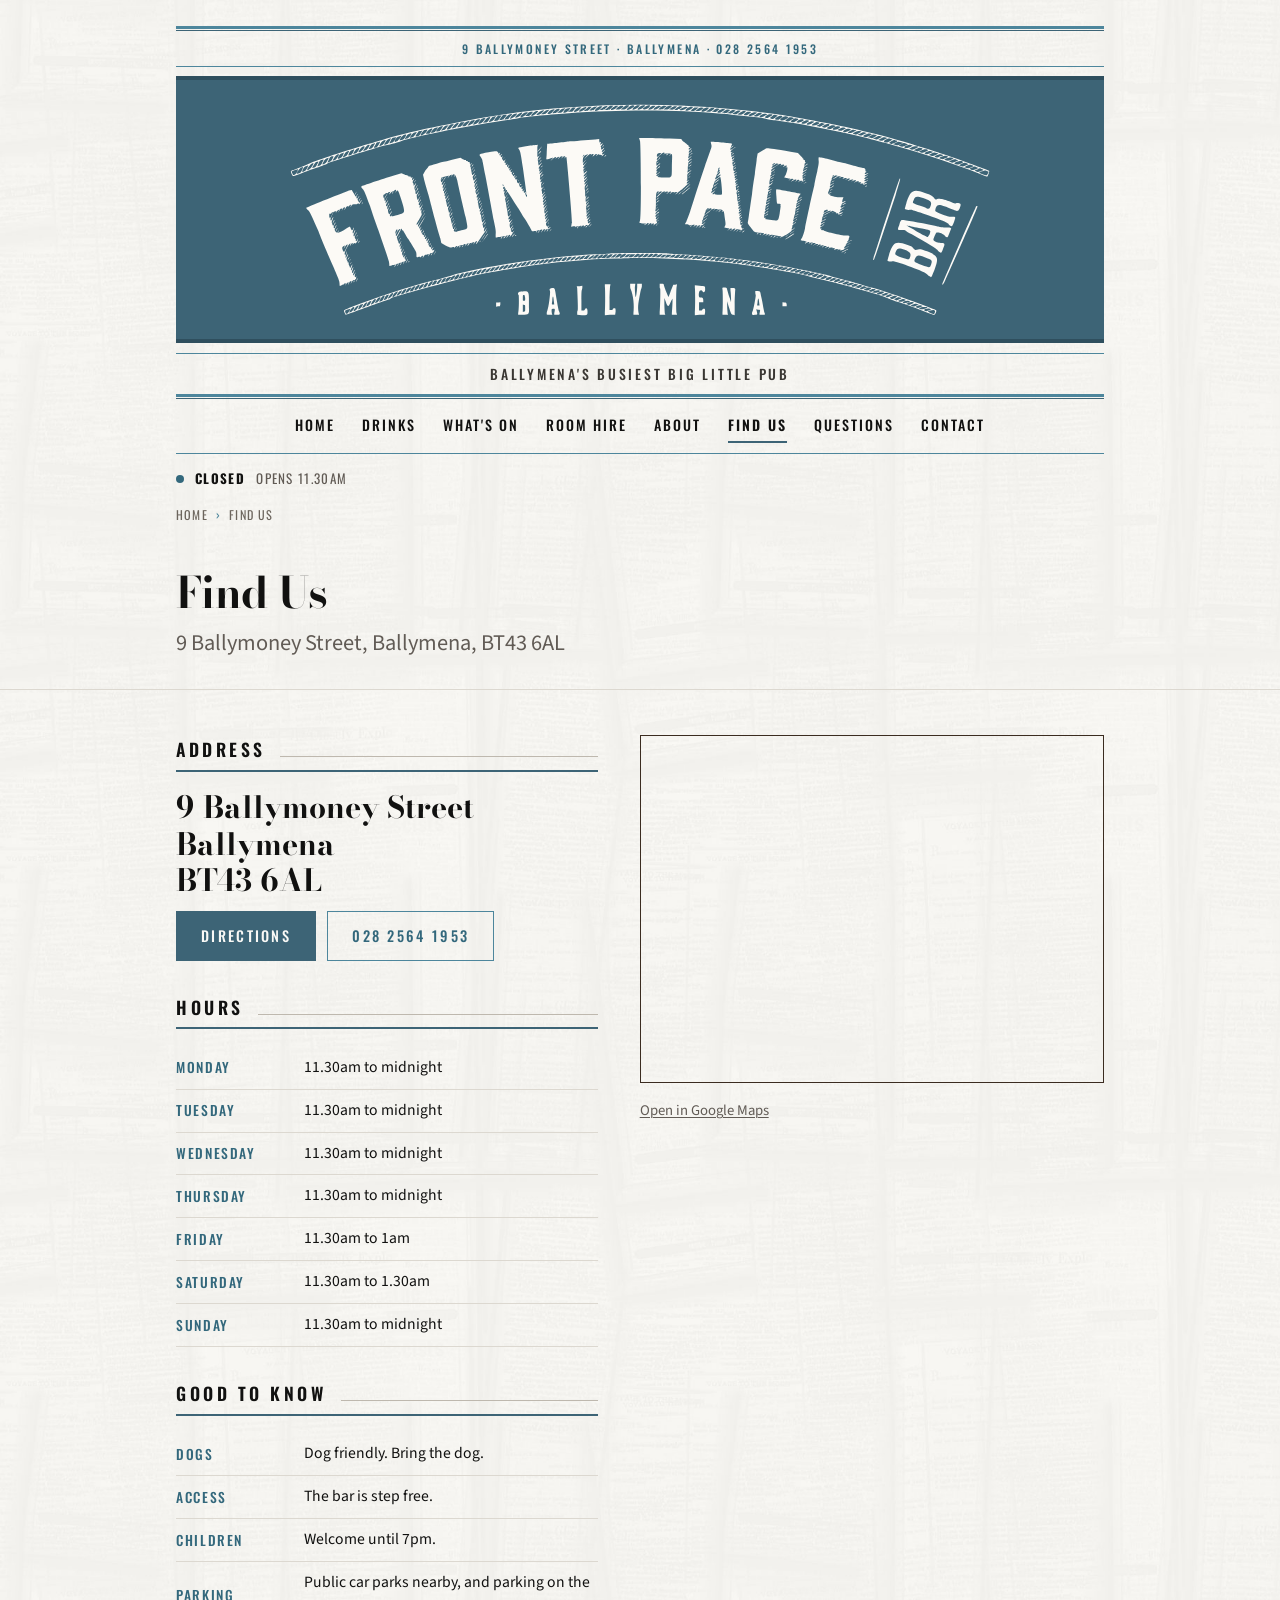
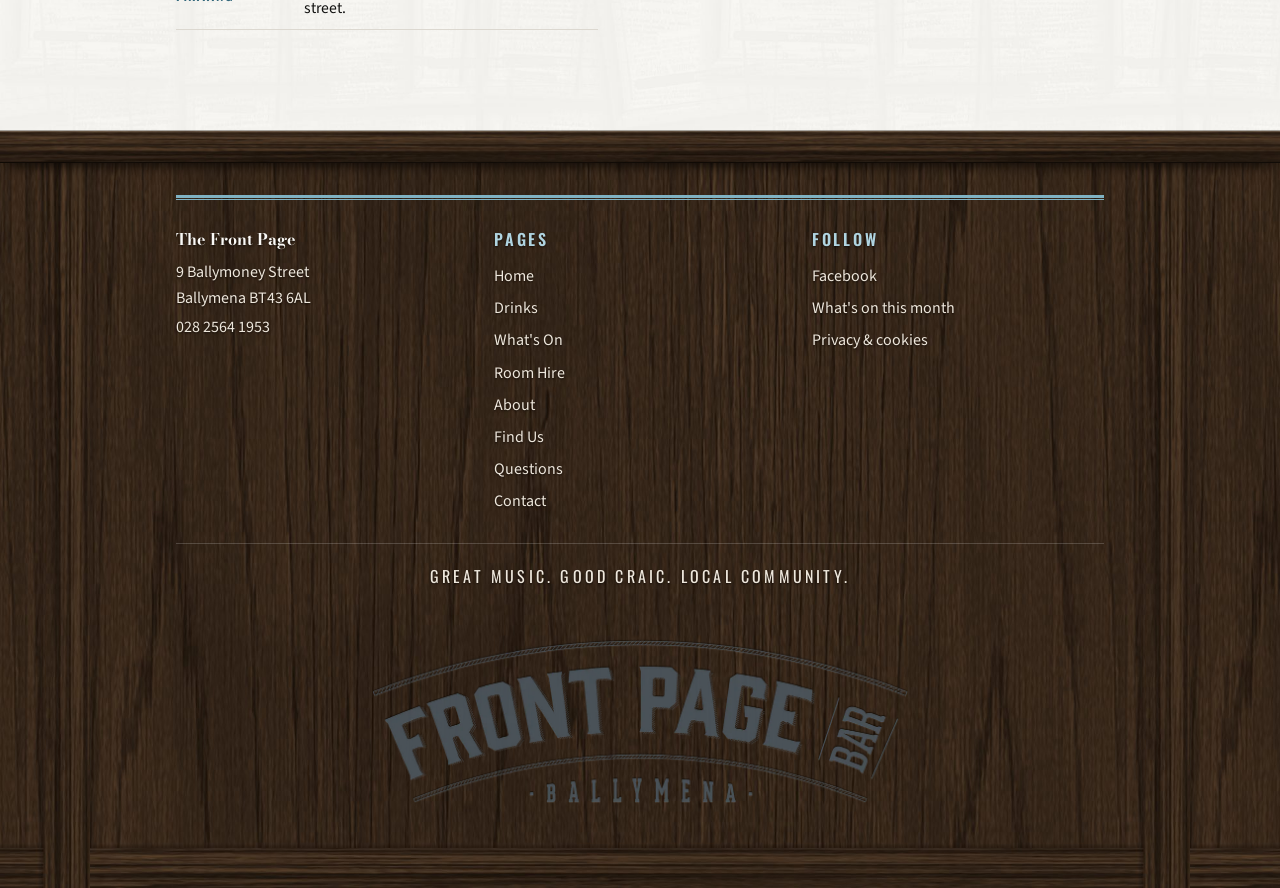
<file: find-us.html>
<!doctype html>
<html lang="en-GB" class="look-oak">
<head>
<meta charset="utf-8">
<meta name="viewport" content="width=device-width, initial-scale=1">
<title>Find Us | The Front Page Bar, Ballymena</title>
<meta name="description" content="The Front Page Bar is at 9 Ballymoney Street in Ballymena town centre. Map, directions and phone number.">

<link rel="canonical" href="https://thefrontpagebar.com/find-us.html">
<meta property="og:type" content="website">
<meta property="og:site_name" content="The Front Page Bar">
<meta property="og:title" content="Find Us | The Front Page Bar, Ballymena">
<meta property="og:description" content="The Front Page Bar is at 9 Ballymoney Street in Ballymena town centre. Map, directions and phone number.">
<meta property="og:url" content="https://thefrontpagebar.com/find-us.html">
<meta name="twitter:card" content="summary_large_image">
<link rel="icon" href="favicon.ico" sizes="48x48">
<link rel="icon" href="assets/img/favicon-32.png" sizes="32x32" type="image/png">
<link rel="apple-touch-icon" href="assets/img/apple-touch-icon.png">
<link rel="manifest" href="site.webmanifest">
<meta name="theme-color" content="#3D6476">
<link rel="preconnect" href="https://fonts.googleapis.com">
<link rel="preconnect" href="https://fonts.gstatic.com" crossorigin>
<link rel="stylesheet" href="https://fonts.googleapis.com/css2?family=Bodoni+Moda:opsz,wght@6..96,600;6..96,700;6..96,900&family=Oswald:wght@400;500;600&family=Source+Sans+3:ital,wght@0,400;0,600;1,400&display=swap">
<link rel="stylesheet" href="assets/css/site.css?v=8496f734">

<script type="application/ld+json">{"@context":"https://schema.org","@type":"BreadcrumbList","itemListElement":[{"@type":"ListItem","position":1,"name":"Home","item":"https://thefrontpagebar.com/index.html"},{"@type":"ListItem","position":2,"name":"Find Us","item":"https://thefrontpagebar.com/find-us.html"}]}</script><script type="application/ld+json">{"@context":"https://schema.org","@type":"BarOrPub","@id":"https://thefrontpagebar.com/#pub","name":"The Front Page Bar","description":"A town centre pub in Ballymena with live local music every Saturday, named after the newspaper office that once stood next door.","url":"https://thefrontpagebar.com/","telephone":"+442825641953","address":{"@type":"PostalAddress","streetAddress":"9 Ballymoney Street","addressLocality":"Ballymena","addressRegion":"County Antrim","postalCode":"BT43 6AL","addressCountry":"GB"},"sameAs":["https://www.facebook.com/people/Front-Page-Bar-Ballymena/61566848323010/"],"servesCuisine":[],"geo":{"@type":"GeoCoordinates","latitude":"54.86465","longitude":"-6.27619"},"openingHoursSpecification":[{"@type":"OpeningHoursSpecification","dayOfWeek":"https://schema.org/Monday","opens":"11:30","closes":"00:00"},{"@type":"OpeningHoursSpecification","dayOfWeek":"https://schema.org/Tuesday","opens":"11:30","closes":"00:00"},{"@type":"OpeningHoursSpecification","dayOfWeek":"https://schema.org/Wednesday","opens":"11:30","closes":"00:00"},{"@type":"OpeningHoursSpecification","dayOfWeek":"https://schema.org/Thursday","opens":"11:30","closes":"00:00"},{"@type":"OpeningHoursSpecification","dayOfWeek":"https://schema.org/Friday","opens":"11:30","closes":"01:00"},{"@type":"OpeningHoursSpecification","dayOfWeek":"https://schema.org/Saturday","opens":"11:30","closes":"01:30"},{"@type":"OpeningHoursSpecification","dayOfWeek":"https://schema.org/Sunday","opens":"11:30","closes":"00:00"}]}</script>
</head>
<body>

<a class="skip" href="#main">Skip to content</a>
<div class="runhead" id="runhead">
  <div class="runhead__in sheet">
    <a class="runhead__name" href="index.html"><picture><source type="image/webp" srcset="assets/img/logo-sm.webp?v=aea6c464"><img src="assets/img/logo-sm.png?v=f793d2e6" width="420" height="132" alt="The Front Page Bar"></picture></a>
    <span class="runhead__mid">Ballymena's Busiest Big Little Pub</span>
    <button class="runhead__burger" type="button" id="burger2"
            aria-expanded="false" aria-controls="drawer">Menu</button>
  </div>
  <i class="runhead__bar" id="progress"></i>
</div>
<header class="mast">
  <div class="sheet">
    <div class="rule rule--d"></div>
    <p class="mast__kicker">9 Ballymoney Street &middot; Ballymena &middot; <a href="tel:+442825641953">028 2564 1953</a></p>
    <div class="rule"></div>
    <a class="mast__name" href="index.html"><svg class="plate plate--logo" viewBox="0 0 1502 461" style="aspect-ratio:1502/461" role="img" aria-label="The Front Page Bar, Ballymena" focusable="false"><g class="plate__g"><path pathLength="1" d="M1478 154C1416 130 1350 108 1290 92C1277 88 1264 85 1260 84C1228 73 1107 48 1040 39C1030 38 1020 36 1018 35C1015 34 971 29 947 27C938 26 928 25 925 25C837 16 702 16 599 24C565 26 505 32 493 34C490 35 477 37 464 39C383 51 283 71 242 83C237 85 221 90 206 93C164 105 88 129 84 131C84 132 75 135 65 139C55 142 38 148 29 152C8 160 11 159 8 154C5 147 5 147 12 145C22 141 44 132 48 130C59 125 123 104 173 89C184 86 197 82 201 81C254 64 381 38 455 27C649 -1 850 -1 1043 26C1077 31 1092 34 1154 46C1195 54 1259 69 1293 79C1351 95 1438 124 1456 132C1459 133 1469 137 1478 140C1488 144 1496 147 1496 147C1497 148 1492 160 1492 159C1491 159 1485 157 1478 154ZM14 155C16 155 20 150 21 145C22 143 22 143 15 145C11 147 8 148 8 148C7 148 11 156 11 156C11 156 13 156 14 155ZM1493 153L1495 149L1491 147C1487 146 1487 146 1481 148C1473 150 1473 150 1482 154C1491 157 1491 157 1493 153ZM24 152C27 151 28 149 30 145C33 138 33 138 28 140C25 141 17 153 19 153C19 153 21 153 24 152ZM36 147C37 147 39 145 41 141C44 134 44 134 41 136C36 137 35 138 32 143C31 146 30 148 30 149C30 149 30 149 31 149C32 149 34 148 36 147ZM1478 147C1485 145 1485 145 1480 143C1477 141 1476 141 1471 144C1464 146 1464 147 1468 148C1471 150 1472 150 1478 147ZM50 139C53 135 55 130 54 130C50 130 41 140 41 145C41 147 48 142 50 139ZM1469 143L1473 141L1469 139C1466 137 1465 137 1460 140C1453 142 1453 143 1457 144C1460 146 1463 145 1469 143ZM62 133C66 126 66 126 60 128C58 129 52 138 52 141C52 141 53 141 56 140C59 139 60 138 62 133ZM1458 139L1463 137L1460 135C1459 135 1457 134 1456 134C1455 134 1453 134 1451 135C1449 136 1446 137 1445 138L1442 139L1445 140C1450 142 1452 142 1458 139ZM73 129C77 122 77 122 71 124C68 125 67 127 65 131C62 138 62 138 66 136C70 135 71 134 73 129ZM1447 135L1452 133L1449 131C1445 129 1444 129 1437 132L1432 135L1434 136C1439 138 1442 138 1447 135ZM1438 130C1442 129 1441 128 1437 126C1433 125 1421 129 1422 131C1423 133 1429 134 1432 133C1434 132 1436 131 1438 130ZM78 132C80 131 82 129 84 125C88 118 87 118 83 120C80 121 79 122 76 127C72 134 73 134 78 132ZM95 121C98 115 98 115 93 116C90 117 89 119 87 123L84 129L88 128C91 127 93 125 95 121ZM1425 127C1431 125 1431 124 1426 123C1423 122 1422 122 1414 125L1410 127L1413 128C1417 130 1419 130 1425 127ZM101 123C103 123 109 113 109 112C107 110 100 114 98 120C94 126 94 126 101 123ZM1415 123L1420 121L1417 119C1413 118 1412 118 1405 120L1400 123L1402 124C1407 126 1410 126 1415 123ZM1403 120C1410 117 1410 117 1405 115C1402 114 1390 117 1390 120C1390 120 1395 122 1397 122C1397 122 1400 121 1403 120ZM111 120C114 119 115 117 117 114C120 107 120 107 117 109C112 110 111 111 108 116C105 122 106 122 111 120ZM128 110C131 104 131 104 127 105C124 106 122 108 120 112C116 119 116 119 121 117C124 116 126 114 128 110ZM1392 116C1399 114 1399 113 1394 112C1391 111 1390 111 1385 113C1379 116 1378 117 1382 118C1386 119 1387 118 1392 116ZM1382 113L1388 110L1384 109C1379 107 1379 107 1373 110L1367 113L1371 114C1376 116 1375 116 1382 113ZM133 113C135 113 137 111 139 107C142 101 142 100 139 102C134 103 133 104 130 110C128 115 128 115 133 113ZM150 104C153 97 153 97 148 99C146 100 144 101 142 105C138 112 138 111 143 110C146 109 147 108 150 104ZM1371 109C1377 107 1377 106 1372 105C1369 104 1368 104 1363 106C1357 109 1357 110 1360 111C1365 112 1367 111 1371 109ZM1360 106C1367 103 1367 103 1362 101C1358 101 1357 101 1352 103L1346 106L1349 107C1353 109 1354 109 1360 106ZM155 106C158 105 165 96 163 95C162 93 155 97 153 102C149 108 149 108 155 106ZM1350 103C1355 100 1355 99 1350 98C1347 97 1345 98 1341 100L1335 103L1339 104C1343 106 1344 106 1350 103ZM166 103C169 102 175 93 174 92C172 89 167 93 163 100C160 104 160 105 162 104C163 104 165 103 166 103ZM1344 96C1344 94 1336 94 1330 97C1324 100 1324 99 1331 102C1332 102 1344 98 1344 96ZM183 93C186 88 186 87 185 88C184 88 182 89 181 89C179 89 177 91 175 95C171 102 171 101 176 100C179 99 181 98 183 93ZM1328 96L1333 93L1329 92C1326 91 1325 91 1320 93C1314 96 1313 97 1317 98C1321 99 1323 98 1328 96ZM188 97C190 96 191 95 194 90C197 86 197 84 196 85C195 85 193 86 192 86C190 86 189 87 188 88C188 89 186 92 185 94C182 98 183 98 188 97ZM1318 93L1323 90L1319 89C1315 87 1314 87 1308 90L1303 93L1305 94C1310 96 1312 96 1318 93ZM199 93C204 92 211 80 207 81C202 82 200 84 197 89C194 95 194 95 199 93ZM1307 90L1312 87L1308 86C1303 84 1303 84 1297 87L1291 90L1295 91C1300 93 1301 93 1307 90ZM210 90C213 90 214 88 217 83C220 77 220 77 218 78C213 79 211 81 208 86C204 92 204 92 210 90ZM1295 87C1301 84 1302 83 1298 82C1296 82 1295 81 1294 81C1292 80 1281 87 1283 88C1284 88 1285 89 1286 89C1289 90 1290 89 1295 87ZM221 87C224 87 227 83 231 75C231 75 229 75 226 76C222 77 222 77 219 83C215 89 215 89 221 87ZM1285 83L1290 80L1286 79C1282 77 1281 78 1276 80C1271 83 1270 85 1274 86C1278 87 1279 86 1285 83ZM232 84C234 84 242 74 242 72C242 71 233 74 232 76C226 84 226 87 232 84ZM1275 76C1271 75 1270 75 1265 78L1259 81L1263 82C1267 83 1268 83 1273 80L1279 77L1275 76ZM250 75C253 69 253 69 248 70C246 71 244 72 241 76C237 83 237 82 242 81C246 80 247 79 250 75ZM1263 77L1268 74L1264 73C1260 72 1259 72 1254 75L1248 78L1252 79C1254 80 1256 80 1257 80C1257 80 1260 79 1263 77ZM255 78C257 77 265 68 263 67C262 66 255 69 254 71C253 72 252 74 251 76C249 79 249 80 250 79C251 79 253 78 255 78ZM1251 75C1257 72 1258 71 1252 70C1248 69 1247 70 1243 72L1237 75L1241 76C1246 78 1245 78 1251 75ZM265 75C268 75 269 73 272 69C275 65 275 63 274 64C273 64 271 65 270 65C268 65 266 67 263 71C259 77 259 77 265 75ZM1241 72L1246 69L1242 67C1238 67 1237 67 1234 69C1227 72 1226 73 1229 74C1234 75 1235 75 1241 72ZM277 73C279 72 281 71 283 67L287 61L283 62C280 62 278 63 278 63C278 63 277 65 275 68C271 74 271 74 277 73ZM1231 65C1227 64 1227 64 1221 67L1215 70L1219 71C1223 72 1224 72 1229 69L1235 66L1231 65ZM294 65C299 58 299 58 291 60C289 60 283 69 283 71C283 73 291 69 294 65ZM1219 66L1224 63L1220 62C1215 61 1202 67 1206 68C1207 68 1208 69 1209 69C1212 70 1213 69 1219 66ZM302 67C303 66 309 57 308 57C306 54 294 64 294 68C294 68 301 68 302 67ZM313 64C313 64 315 62 317 59C321 53 320 53 315 55C312 55 305 63 305 66C305 66 313 65 313 64ZM1208 63L1213 61L1210 60C1209 60 1207 59 1206 59C1205 59 1202 60 1199 62C1194 65 1194 65 1196 66C1200 67 1203 66 1208 63ZM1196 62C1202 59 1202 58 1197 57C1191 56 1180 63 1186 64C1190 65 1191 64 1196 62ZM324 62C325 61 331 52 331 52C330 52 329 52 327 52C323 53 321 54 316 62C316 64 322 63 324 62ZM1190 56C1188 53 1182 54 1177 57L1172 60L1175 61C1179 62 1180 62 1185 59C1188 58 1191 56 1190 56ZM333 60C334 60 337 57 339 54L343 49L340 50C336 50 334 51 331 55C326 61 326 62 328 61C329 61 331 60 333 60ZM1174 57C1179 54 1179 53 1174 52C1170 51 1159 57 1163 59C1167 60 1170 59 1174 57ZM344 58C346 57 348 56 350 52C355 46 355 46 347 48C345 48 339 57 339 58C339 59 340 59 344 58ZM1163 55C1166 53 1168 52 1168 51C1168 50 1160 49 1159 50C1158 50 1155 52 1153 53L1149 56L1152 57C1157 58 1158 58 1163 55ZM356 55C358 55 365 46 364 45C363 43 356 47 353 51C349 56 349 57 352 56C353 56 355 55 356 55ZM1152 52C1160 47 1152 45 1143 50C1138 53 1138 54 1146 55C1146 55 1149 54 1152 52ZM367 53C368 53 370 51 373 48L377 42L374 43C372 43 370 43 369 43C368 43 361 53 361 54C361 54 362 54 363 54C364 54 366 53 367 53ZM1145 47C1146 47 1145 46 1143 46C1142 46 1140 45 1139 45C1138 45 1136 46 1133 48L1127 51L1130 52C1132 52 1134 53 1134 53C1135 53 1143 49 1145 47ZM380 50C381 50 383 47 385 45L388 40L384 41C380 42 376 45 373 49L372 52L375 52C378 51 380 51 380 50ZM394 46C399 39 400 38 395 39C390 40 390 40 386 46L383 50L386 50C389 49 391 48 394 46ZM1130 48C1135 45 1135 44 1130 43C1127 42 1116 48 1118 50C1121 51 1126 50 1130 48ZM401 47C403 47 410 39 410 37C410 37 408 37 406 37C402 38 400 39 396 46L394 49L396 48C398 48 400 47 401 47ZM1119 45C1124 42 1124 42 1118 41C1115 41 1105 46 1107 48C1110 49 1115 48 1119 45ZM416 42C418 40 420 38 420 36L422 34L418 34C415 35 413 36 413 36C410 39 406 45 406 46C406 48 414 45 416 42ZM1108 43C1113 40 1113 40 1107 39C1104 39 1094 44 1096 46C1099 47 1104 46 1108 43ZM1100 38C1098 36 1093 37 1089 39C1084 43 1084 44 1088 44C1091 45 1102 40 1100 38ZM426 42C428 40 433 32 431 32C427 32 424 34 422 37C421 39 419 41 418 42L416 45L420 44C422 44 425 43 426 42ZM1085 40C1090 37 1090 36 1085 35C1082 34 1081 35 1079 36C1078 37 1076 39 1075 39C1072 41 1072 42 1076 43C1078 43 1079 43 1080 43C1080 43 1082 42 1085 40ZM438 39C440 37 441 35 442 33L444 30L440 31C435 32 436 32 431 38L428 43L432 42C435 41 437 40 438 39ZM1074 38C1080 35 1080 34 1076 33C1071 32 1070 32 1065 36L1061 40L1064 41C1068 42 1069 42 1074 38ZM448 39C448 39 450 37 452 34C456 28 456 28 454 29C452 29 450 29 449 29C447 29 440 38 440 40C440 41 448 40 448 39ZM460 37C460 36 462 34 464 32L467 27L464 27C462 27 460 28 459 28C457 29 451 38 451 39C451 39 459 38 460 37ZM1064 36L1068 32L1064 31C1059 30 1058 31 1051 36C1050 38 1050 38 1051 39C1056 40 1059 39 1064 36ZM1052 34C1059 29 1051 27 1043 32C1038 36 1038 37 1043 38C1047 38 1047 38 1052 34ZM471 35C472 34 473 32 475 30C479 26 479 25 474 26C470 27 466 30 463 35L462 38L466 37C468 37 471 36 471 35ZM1040 33L1045 29L1041 28C1037 27 1037 27 1032 31L1028 34L1030 35C1034 37 1034 37 1040 33ZM485 30C490 25 490 24 485 25C481 25 478 27 474 34C471 38 481 34 485 30ZM1029 31C1035 27 1035 26 1029 26C1026 26 1024 27 1021 29C1016 33 1016 33 1020 34C1022 34 1023 34 1024 34C1024 34 1026 33 1029 31ZM496 29C501 22 501 22 497 23C493 24 485 30 485 33C485 35 493 32 496 29ZM507 27C513 22 513 21 508 22C504 22 496 29 496 32C496 34 504 31 507 27ZM1018 29L1023 26L1019 25C1014 24 1003 30 1007 32C1010 33 1014 32 1018 29ZM1007 28C1012 24 1012 23 1007 23C1004 23 1001 24 998 27L993 30L997 31C999 31 1001 31 1001 31C1001 31 1004 30 1007 28ZM519 26C523 21 523 21 521 21C517 20 514 21 510 26L506 30L510 30C513 30 515 30 519 26ZM530 24C535 19 535 19 530 19C526 20 519 26 519 29C519 31 527 28 530 24ZM996 26L1001 23L997 22C992 22 983 26 983 29C983 31 992 29 996 26ZM535 27C537 27 546 20 546 18C546 16 538 19 534 23C530 27 529 29 531 28C532 28 534 27 535 27ZM984 25C989 22 989 21 983 21C979 20 971 27 973 28C977 29 980 28 984 25ZM973 24C978 20 978 19 973 19C970 19 968 20 964 23L959 26L962 27C964 27 966 27 967 27C968 27 970 26 973 24ZM554 21L558 16L554 17C550 17 548 19 545 22L540 26L545 26C549 26 550 26 554 21ZM961 23C967 19 967 18 962 18C959 18 956 19 953 22L948 25L952 26C955 26 956 26 957 26C957 26 959 25 961 23ZM563 23C564 21 566 19 567 18L569 15L565 16C560 17 556 20 554 24C552 27 560 26 563 23ZM952 21L955 18L951 17C947 17 945 18 942 21L937 24L941 24C946 25 947 25 952 21ZM576 20C581 15 581 14 575 15C572 16 570 17 567 20L564 24L567 24C571 24 572 24 576 20ZM941 19L944 17L939 16C935 16 934 17 930 20L926 23L930 23C935 24 936 24 941 19ZM588 18L592 13L588 14C584 15 582 16 579 19L574 23L579 23C583 23 584 23 588 18ZM929 15C924 15 916 19 916 22C916 24 924 23 928 19L933 16L929 15ZM599 18C601 15 603 13 602 13C596 13 590 15 588 21C585 25 594 23 599 18ZM917 18L921 15L917 14C913 14 911 15 908 18L904 21L907 21C912 22 913 22 917 18ZM610 17L614 12L610 12C607 12 605 13 602 17L597 21L602 21C606 21 607 21 610 17ZM622 16L626 11L622 11C618 11 610 18 610 20C610 23 618 20 622 16ZM905 18C911 14 911 13 905 13C902 13 900 14 897 17L892 20L895 21C897 21 899 21 899 21C900 21 903 20 905 18ZM633 16C638 11 638 10 633 11C628 12 621 17 621 20C621 22 629 19 633 16ZM894 17C899 13 899 12 894 12C890 12 882 17 882 20C882 22 890 20 894 17ZM644 15L648 10L644 10C641 10 640 11 636 15L631 19L635 19C639 19 640 19 644 15ZM871 16L876 12L871 12C867 11 866 12 863 15L859 18L862 19C864 19 866 19 866 19C866 19 869 18 871 16ZM883 16L887 13L883 12C880 11 878 12 872 17L869 19L874 19C878 19 880 19 883 16ZM656 14L660 9L656 10C652 10 651 11 647 14L643 18L647 18C651 18 652 18 656 14ZM667 14L671 9L667 9C663 9 655 15 655 18C655 21 663 18 667 14ZM860 15C865 11 865 10 860 10C856 10 848 15 848 18C848 20 856 18 860 15ZM678 13C683 9 683 8 677 9C674 9 672 11 669 14L665 17L670 17C674 17 675 17 678 13ZM690 13L694 8L690 8C686 8 685 9 681 13L676 17L681 17C685 17 686 17 690 13ZM701 12L705 8L701 8C697 8 689 14 689 16C689 19 698 16 701 12ZM828 12L830 9L826 9C823 9 821 10 817 13L813 16L817 16C821 17 824 16 828 12ZM838 13L842 10L838 9C834 9 832 10 829 13L824 17L829 17C833 17 834 17 838 13ZM849 14L853 11L849 10C846 10 836 15 836 17C836 19 846 17 849 14ZM712 13C717 9 717 8 711 8C708 8 707 9 703 12L699 16L704 16C707 16 709 16 712 13ZM723 13C729 8 729 7 724 7C721 7 719 8 715 12L710 16L715 16C718 16 720 16 723 13ZM734 13C740 9 740 7 735 7C732 7 723 14 723 16C723 18 731 16 734 13ZM747 12L751 7L747 7C742 7 735 13 735 16C735 18 743 15 747 12ZM758 12C763 8 763 7 758 7C754 7 745 14 746 16C747 17 754 16 758 12ZM769 13C774 8 774 7 769 7C766 7 756 14 757 15C759 17 765 16 769 13ZM781 12C783 10 784 8 784 8C783 8 781 8 780 8C777 7 769 13 769 16C769 18 776 16 781 12ZM792 12L796 9L792 8C788 8 780 13 780 16C780 18 787 16 792 12ZM804 12L808 9L803 8C799 8 798 9 794 12L790 16L795 16C799 16 800 16 804 12ZM815 13C820 9 820 8 815 8C811 9 809 9 806 12L801 16L806 16C811 16 812 16 815 13Z"/><path pathLength="1" d="M354 312C355 309 355 309 350 310C346 311 345 310 336 306L327 301L325 291C323 286 318 269 314 253C310 238 304 215 301 203C298 192 293 176 291 168L288 155L293 146C297 142 300 138 300 137C300 136 306 135 325 129C329 128 340 126 350 123L368 119L373 122C375 123 378 124 379 124C379 124 380 124 380 125C379 125 380 126 382 126C383 126 384 127 384 128C384 128 385 128 386 128C387 128 388 129 388 131C388 134 389 134 390 132C391 131 392 130 392 131C392 132 391 133 390 133C389 135 388 138 390 139C390 139 390 141 390 142C391 143 391 145 391 146C391 147 392 150 392 152C393 157 393 157 397 153C400 150 400 150 397 155C394 158 394 160 394 161C395 162 395 164 395 164C395 165 396 167 396 167C396 168 397 168 399 165L403 161L400 166C395 173 396 176 400 171L404 167L401 172C399 174 398 178 398 179L398 182L400 180C400 178 402 176 403 175C405 173 404 176 400 181C399 183 398 186 400 186C400 186 402 185 403 183C404 181 406 179 406 179C406 179 405 182 403 184C400 188 400 190 400 192C401 194 401 195 402 197C402 198 403 198 405 195C409 191 409 192 405 197C401 202 402 207 406 202C408 200 408 200 406 203C404 206 403 210 405 210C405 210 406 210 406 210C406 209 407 208 408 206C411 202 411 205 407 209C405 212 405 213 405 215C406 216 406 218 406 218C406 219 407 222 407 224L408 229L411 225C413 222 414 220 414 220C415 220 411 227 410 229C409 230 408 234 410 234C410 234 412 233 413 230C415 228 416 227 416 227C416 228 414 230 413 232C410 236 409 239 411 240C411 240 412 241 412 242C412 245 414 257 415 257C415 257 417 256 418 254C420 252 421 250 421 251C421 251 419 254 418 256C415 259 415 261 415 262C416 263 416 265 416 265C416 266 417 268 417 268C417 269 418 269 420 266L423 263L420 267C419 269 418 272 418 274L418 277L421 273C424 267 425 267 422 274C415 284 402 304 401 303C401 303 401 301 402 300C404 298 404 297 402 297C401 297 400 298 396 303C395 305 395 305 396 302C398 299 398 298 395 300C393 300 391 301 390 301C389 300 387 301 386 304C385 306 383 307 383 307C383 307 383 305 384 304L386 301L384 302C382 302 381 303 381 304C380 304 379 306 378 307C377 309 377 309 378 306C380 303 378 302 375 304C375 304 374 305 372 305C367 306 363 307 363 308C362 308 361 310 360 311C359 313 359 313 360 310C363 306 359 306 355 311C353 313 353 313 354 312ZM362 276C364 275 369 274 373 273C385 270 384 271 379 246C374 225 364 182 361 167C358 155 354 151 350 157C349 159 348 160 347 160C347 160 347 160 348 159C350 156 350 155 348 155C347 155 345 157 343 159C341 163 340 163 342 159C344 156 344 156 340 158C337 159 334 159 331 160C327 160 326 163 326 167C327 173 327 173 332 166C334 162 336 160 337 160C337 160 335 163 332 167C330 170 328 174 328 175C328 178 330 177 332 174C335 169 336 170 332 175C330 179 329 185 331 184C331 184 333 181 334 179C335 177 336 175 336 176C337 176 335 178 334 181C329 189 330 194 335 186C336 184 338 182 338 183C338 183 336 185 335 188C333 190 332 193 333 194C333 196 334 196 335 194C336 193 337 191 338 190C339 188 339 189 337 193C335 195 334 198 334 199C334 202 336 201 338 198C339 196 340 194 340 194C341 194 340 196 337 200C335 203 335 204 336 206C336 208 337 208 339 204C341 201 342 199 342 199C343 199 342 201 341 203C337 208 336 210 337 212C338 213 338 214 338 215C339 221 340 224 341 224C341 224 342 224 342 224C342 223 343 222 344 220L347 217L345 220C344 222 343 224 342 225C341 227 341 228 342 230C342 231 343 233 343 234C343 237 344 237 347 233C348 231 349 229 349 229C350 229 349 231 348 232C344 239 344 239 345 244C346 249 347 250 348 247C349 246 350 244 351 243C352 242 352 242 350 246C347 250 347 251 348 253C348 254 349 257 349 258C349 261 349 261 354 254L356 252L354 255C353 256 352 259 351 260C350 262 350 263 351 265C351 266 352 268 352 269C352 271 352 271 353 271C353 271 354 271 354 271C354 270 355 269 356 267C358 265 358 265 356 269C353 273 353 278 356 276C356 276 357 276 357 276C357 278 358 278 362 276Z"/><path pathLength="1" d="M216 345C216 340 215 338 193 274C187 258 179 235 175 222C164 192 163 190 159 185C156 182 156 181 157 180C158 179 200 165 226 157L242 152L247 154C249 155 252 156 252 156C252 156 253 156 253 156C253 157 254 157 255 157C256 157 257 158 257 159C258 159 259 159 260 159C261 159 262 159 262 161C263 162 263 162 264 161C266 160 266 162 265 163C264 164 264 165 265 166C265 168 266 167 267 165C268 164 269 163 269 163C270 163 269 165 268 166C266 169 265 172 267 173C267 173 268 175 268 177C268 180 268 180 273 173C274 172 273 173 272 177C269 182 269 183 272 190C272 191 272 193 272 194C273 198 273 198 276 194C278 191 279 190 279 190C280 190 278 192 277 195C274 199 274 199 276 208C277 209 278 208 279 206C281 203 282 201 282 201C283 201 282 203 280 206C278 210 277 214 279 214C279 214 280 213 281 211C282 209 283 208 284 208C284 208 283 210 281 213C279 216 279 217 279 219C280 221 281 221 283 217C286 212 286 213 283 218C279 225 280 229 285 222C288 217 288 218 285 224C282 229 282 232 284 232C284 232 285 231 286 229C286 228 287 226 288 226C289 225 288 227 286 230C284 234 284 235 285 238C286 240 285 241 280 250C277 255 274 260 274 261C275 263 276 262 283 251C289 241 295 232 292 238C291 240 287 246 283 252C279 259 277 264 277 265C278 267 279 266 285 256C288 251 292 246 293 244C294 243 291 248 287 255C280 266 278 270 281 270C281 270 282 269 283 268C283 267 284 266 284 266C285 266 284 268 283 269C281 274 282 276 285 273L288 270L286 273L284 277L286 281C289 285 289 285 291 282C291 280 292 279 292 280C293 280 292 281 291 283C290 285 289 288 291 288C291 288 292 288 293 286C293 285 294 285 294 285C295 285 294 286 293 288C291 292 292 294 295 291L298 288L296 292C295 295 295 296 296 297C296 297 297 297 298 295C299 294 299 292 300 292C301 292 300 294 299 296C297 299 297 301 299 301C299 301 300 300 301 299C301 297 302 296 302 297C303 297 302 299 301 300C299 303 299 303 301 307C304 311 304 311 306 308C306 306 307 305 307 306C308 306 307 307 306 309C305 311 305 312 306 313C306 315 307 314 308 312C309 310 310 310 310 310C310 311 309 313 309 313C306 315 308 318 311 316C313 314 313 314 312 317C310 321 309 322 307 322C307 322 306 322 305 322C304 322 302 324 302 325C301 327 300 329 300 329C299 329 299 329 300 327C301 325 301 324 298 325C296 326 295 326 293 326C292 326 291 328 289 330C287 334 287 333 288 329C289 328 288 328 287 328C286 328 285 329 284 330C284 332 283 332 283 331C282 330 281 330 279 330C274 332 274 332 274 326C274 320 275 322 257 293C251 284 247 276 246 275C246 274 245 274 245 274C244 274 244 274 243 272C243 270 241 270 240 274C239 275 237 280 235 283L232 288L234 295C237 304 237 304 240 300C242 295 242 296 240 302C237 307 238 312 240 307C241 306 242 304 242 304C243 304 242 306 241 307C240 311 239 314 241 314C241 314 243 313 244 311C245 309 246 307 246 308C246 308 245 311 243 313C241 317 241 320 243 320C243 320 244 319 245 317C245 316 246 314 247 314C247 314 247 316 245 318C243 322 243 324 244 326C244 328 245 328 247 323C248 320 250 318 250 319C250 319 249 322 247 324C245 329 245 334 248 330C251 326 252 325 250 329C248 333 248 333 250 335C252 338 252 339 250 339C249 339 249 340 249 340C249 341 248 341 246 341C245 341 243 342 243 342C243 343 241 343 240 343C238 343 237 344 237 344C236 345 235 345 234 345C232 345 231 346 231 346C231 347 230 347 230 347C229 347 226 347 223 348C216 351 216 351 216 345ZM236 278C238 274 240 271 239 271C237 269 229 282 230 285C231 287 232 286 236 278ZM232 277C234 273 234 272 232 272C231 272 229 276 229 280C229 282 229 282 232 277ZM223 240C223 239 223 239 222 241C220 245 220 245 234 241C251 236 251 238 240 203C235 188 234 187 231 191L228 194L230 191C232 187 229 186 226 190C225 191 225 191 225 191C225 189 221 191 219 194C216 198 215 198 217 194C219 191 219 191 217 192C215 192 214 193 213 194C212 195 212 195 212 195C212 193 209 194 207 196C206 197 205 198 204 198C203 198 203 205 205 205C205 205 206 207 206 209C206 212 207 212 208 210C209 209 210 207 211 205C213 203 212 204 210 208C208 212 207 216 209 216C209 216 210 215 211 213C212 211 214 209 214 209C214 209 213 212 212 214C210 217 209 220 209 221C210 223 211 223 213 219C214 217 215 216 216 216C216 216 215 218 213 221C212 224 211 226 212 227C212 230 212 230 215 225C216 223 217 221 217 221C218 221 217 224 215 226C213 231 213 231 214 236C216 241 216 241 219 236C221 234 222 232 222 233C222 233 221 236 219 238C217 242 217 243 218 244C219 244 220 244 220 243C221 242 222 241 223 240Z"/><path pathLength="1" d="M460 291C460 290 460 289 461 288C463 287 463 285 461 286C459 287 457 287 451 288C448 288 445 289 444 289C443 290 443 289 443 283C444 277 443 272 439 253C435 231 432 215 421 157C418 143 416 129 415 127C415 124 413 120 411 117C407 111 406 111 428 107C447 104 446 104 449 109C449 111 450 111 451 109C453 108 453 108 452 110C450 113 452 116 454 113C454 112 455 111 456 111C457 111 456 112 455 113C453 116 454 119 457 117L459 115L458 117C456 120 456 120 458 123L460 126L463 124L465 122L463 125C461 129 462 132 465 129C467 126 467 127 465 130C463 134 465 136 468 133C470 130 470 131 468 134C467 136 467 137 468 138C469 139 469 139 470 137C470 136 471 135 472 135C473 135 472 136 471 137C469 140 470 143 473 141L475 139L473 142C471 145 473 148 475 145C476 144 477 143 477 143C478 143 477 144 476 145C474 148 475 151 478 149L480 147L478 150C477 152 477 153 478 154C479 154 480 156 480 157C481 159 481 159 483 157L485 155L484 158C482 160 482 160 484 162C485 164 486 165 486 166C486 166 487 166 488 165C490 163 490 163 489 165C488 167 488 168 489 171L491 174L494 172L496 170L494 173C493 175 493 176 494 179C496 183 497 183 499 180C499 179 500 179 500 179C501 179 500 180 499 181C497 184 498 187 501 185L503 183L501 186C499 189 501 192 503 189C504 188 505 187 505 187C506 187 505 188 504 189C502 192 503 195 506 193L508 191L507 194C505 197 506 199 508 197C509 195 509 196 501 140C497 112 496 108 494 103L491 98L493 97C494 97 502 96 511 94C519 93 528 92 530 92L533 91L532 96C532 99 532 103 532 106C532 109 532 112 532 114C532 116 532 117 532 117C533 117 535 116 537 114L540 111L536 116C533 120 533 121 533 125C534 128 534 131 534 132C534 134 535 135 535 136C535 136 536 135 538 133C543 128 543 129 538 135C533 142 534 146 540 139C541 137 543 135 543 136C543 137 541 139 539 140C537 142 536 145 536 146C536 149 536 149 540 145L544 141L540 146C535 152 535 156 540 151L544 148L541 152C538 156 537 157 538 159C538 160 538 162 538 162C536 166 539 167 542 163L546 159L542 164C537 170 537 174 543 169L547 165L543 169C540 173 540 174 540 179C541 185 541 185 545 181C548 178 548 177 546 180C545 182 544 184 542 185C541 187 541 188 541 189C542 190 542 192 542 194C541 197 543 197 546 193C548 191 548 191 548 192C547 193 546 195 545 196C544 197 543 199 543 200L543 203L546 199L550 196L547 200C542 207 543 211 548 205C549 203 551 201 551 202C551 202 549 205 547 207C542 213 543 217 548 211C551 208 551 208 550 210C549 212 547 214 546 214C545 216 544 220 545 220C546 220 547 219 549 217L553 213L549 218C544 224 544 229 549 223C551 221 553 219 553 220C553 220 551 222 550 224C547 227 547 228 547 232C547 239 548 239 551 235C552 234 554 232 554 232C555 232 553 234 551 237C546 243 547 248 552 241C554 239 554 239 554 240C553 241 552 243 551 244C549 246 548 250 549 250C550 250 551 249 553 247L556 244L553 248C549 254 548 259 553 254C554 252 556 250 556 250C557 250 556 252 555 253C550 259 550 259 551 263L553 266L556 264L558 262L556 265C553 269 554 272 558 268C559 267 560 266 560 267C560 269 556 272 553 272C552 271 550 272 548 275C546 277 546 278 547 275C548 274 549 272 549 272C548 271 544 273 544 273C544 274 543 275 542 276L540 279L541 276C543 273 543 272 541 272C540 272 539 273 538 273C538 274 537 274 536 274C535 273 534 274 533 274C532 274 530 275 528 275C526 275 524 275 523 276C522 276 521 276 520 275C520 274 514 264 507 252C499 241 493 229 492 228C489 224 478 206 472 197L468 191L465 195L463 198L465 194C468 191 468 188 466 188C464 188 461 194 461 196C462 197 462 199 462 199C462 200 463 202 463 202C463 203 464 203 466 200L470 196L466 201C464 204 463 207 463 208C464 208 464 210 464 212C465 214 465 217 466 222C466 224 467 227 467 228C468 232 469 239 469 241C469 242 470 244 470 244C470 245 471 244 473 242C477 238 477 239 473 244C468 250 470 253 475 248L478 244L475 248C470 255 471 259 475 254L479 250L476 255C473 259 473 260 473 264L474 270L477 266L481 262L478 267C475 271 475 271 476 275C478 279 479 279 481 276C483 274 483 274 482 276C481 277 480 279 480 279C479 279 479 280 479 280C479 281 478 283 475 286C473 289 472 289 473 287C476 282 472 282 468 288C467 289 466 290 466 290C466 289 466 288 467 287C468 287 469 286 469 285C469 284 464 285 464 287C462 290 460 292 460 291ZM510 200C510 198 510 197 508 198C507 199 507 200 508 201C509 203 510 203 510 200ZM464 185C463 183 463 183 461 186C459 190 460 193 463 190C465 188 465 187 464 185ZM462 181C461 180 459 181 459 183C459 186 460 187 462 184C463 183 463 182 462 181ZM459 176C458 175 458 175 458 177C458 179 459 180 460 178C460 178 459 177 459 176Z"/><path pathLength="1" d="M121 450C118 444 118 445 131 439C200 413 252 396 317 379C329 376 342 372 346 371C408 352 557 330 654 325C666 325 680 324 687 323C698 322 808 322 810 323C810 323 823 324 839 325C926 330 1005 339 1086 356C1114 361 1153 370 1157 371C1158 372 1167 374 1177 377C1206 384 1211 386 1249 397C1277 405 1322 421 1370 439C1386 445 1384 444 1382 450C1379 455 1380 455 1366 450C1349 443 1328 435 1304 427C1293 424 1283 420 1281 419C1267 412 1165 384 1123 375C1116 373 1110 372 1109 371C1103 368 1019 353 970 347C898 338 794 331 738 333C731 333 714 334 701 334C640 335 565 342 499 352C461 358 403 368 392 372C389 373 375 376 361 379C313 391 224 416 219 419C219 420 216 421 213 422C201 426 159 441 141 448C131 451 123 454 123 454C123 454 122 452 121 450ZM126 452C128 451 133 443 133 441C133 441 122 444 122 445C121 446 123 452 124 452C124 452 125 452 126 452ZM1380 449C1382 444 1378 442 1370 445C1364 447 1364 447 1371 450C1378 453 1379 453 1380 449ZM134 448C137 447 143 439 141 438C140 436 135 440 133 444C130 450 130 450 134 448ZM148 440C152 434 151 433 148 435C145 436 140 443 140 446C140 448 147 443 148 440ZM1367 445C1373 443 1373 442 1369 441C1364 439 1354 443 1358 445C1361 447 1361 447 1367 445ZM1364 439C1366 437 1356 437 1351 438L1346 441L1350 442C1353 443 1361 441 1364 439ZM153 441C156 440 162 430 159 431C158 431 157 432 155 432C154 432 152 434 151 438C149 443 149 443 153 441ZM163 438C165 437 170 427 169 427C166 427 163 430 160 435C158 439 158 440 159 439C160 439 162 438 163 438ZM1349 438C1355 436 1355 435 1351 434C1346 432 1336 437 1340 438C1343 440 1345 440 1349 438ZM176 429C179 423 179 423 175 425C173 425 172 427 169 431L167 436L170 435C173 434 174 433 176 429ZM1341 434L1346 432L1342 431C1339 430 1338 430 1333 432L1328 434L1331 435C1335 437 1335 437 1341 434ZM1331 431C1334 430 1336 429 1335 428C1334 426 1329 426 1324 428L1319 431L1322 432C1324 433 1325 433 1326 433C1326 433 1328 432 1331 431ZM180 431C183 430 189 422 187 421C186 419 181 423 179 427C176 433 176 433 180 431ZM189 428C192 428 199 418 197 417C196 415 190 419 188 424C185 430 185 430 189 428ZM1322 428C1328 426 1328 425 1323 424C1318 423 1308 427 1313 429C1316 430 1318 429 1322 428ZM204 419C206 416 207 413 206 413C203 413 199 416 197 421C194 427 194 427 198 425C201 424 202 423 204 419ZM1313 425C1319 423 1319 422 1315 421C1312 420 1311 420 1307 422C1301 424 1301 425 1304 426C1308 427 1309 426 1313 425ZM213 416C216 410 216 410 212 412C209 413 208 414 206 418L204 423L207 422C210 421 211 420 213 416ZM1304 421C1310 419 1310 418 1305 417C1302 416 1301 416 1298 418C1292 421 1292 421 1295 422C1298 424 1299 424 1304 421ZM1295 418L1300 415L1297 414C1294 413 1293 413 1289 415C1283 417 1283 418 1286 419C1289 421 1290 421 1295 418ZM217 418C220 417 226 409 224 408C223 406 218 410 216 414C214 417 213 419 213 419C214 419 215 419 217 418ZM232 409L235 404L232 405C228 406 223 412 223 416C223 418 230 413 232 409ZM1286 414L1291 412L1288 411C1285 410 1284 410 1280 412C1274 414 1274 415 1277 416C1280 417 1282 416 1286 414ZM241 407C244 401 244 401 240 403C237 403 232 411 232 413C232 415 239 410 241 407ZM1277 411L1282 409L1279 408C1276 407 1275 407 1271 409C1265 411 1265 412 1268 413C1271 414 1273 413 1277 411ZM246 409C247 409 249 406 251 403C253 399 253 398 252 399C251 399 249 400 248 400C247 400 245 403 243 406C241 410 241 411 242 410C243 410 245 409 246 409ZM1267 409C1272 406 1272 406 1271 405C1268 404 1264 404 1259 407C1253 410 1260 412 1267 409ZM1263 403C1263 401 1256 401 1251 403L1246 406L1250 407C1253 408 1263 405 1263 403ZM254 406C257 406 264 397 263 396C261 395 255 398 253 402C250 408 250 408 254 406ZM1249 403C1255 401 1255 400 1250 399C1248 399 1246 399 1242 401L1238 403L1240 404C1242 405 1243 405 1244 405C1244 405 1246 404 1249 403ZM267 402C267 402 269 399 270 397L272 393L270 393C267 393 264 397 261 401L260 405L262 404C264 404 266 403 267 402ZM1241 400C1245 398 1245 397 1240 396C1238 396 1236 396 1233 398C1228 400 1228 400 1231 401C1234 403 1236 403 1241 400ZM273 401C276 400 283 390 280 390C277 391 274 392 272 396C269 402 269 402 273 401ZM288 393C291 387 291 387 287 389C284 389 279 396 279 399C279 401 286 397 288 393ZM1232 397L1236 395L1232 394C1229 393 1228 393 1224 395C1219 397 1219 398 1222 399C1225 400 1227 399 1232 397ZM1223 394L1226 392L1223 391C1220 390 1219 391 1214 393L1209 395L1213 396C1217 397 1218 397 1223 394ZM294 395C295 394 300 386 299 386C298 384 293 387 290 392L288 397L290 396C292 395 294 395 294 395ZM1213 392L1217 390L1214 389C1211 387 1210 387 1206 390C1201 392 1201 393 1204 394C1207 395 1208 394 1213 392ZM302 393C304 392 310 384 309 383C308 381 302 385 300 389C297 394 297 394 302 393ZM1205 386C1202 385 1192 388 1192 390C1192 392 1199 392 1203 390L1208 387L1205 386ZM315 388C319 382 319 380 314 381C312 381 307 389 307 391C307 392 313 389 315 388ZM1194 387C1199 384 1199 384 1195 383C1193 383 1190 383 1187 385C1182 387 1182 388 1185 389C1189 390 1190 389 1194 387ZM321 388C323 387 329 378 328 378C327 376 321 380 319 384C316 389 316 389 321 388ZM1188 381C1185 380 1182 380 1177 383L1173 385L1176 386C1180 387 1190 383 1188 381ZM334 383C334 382 336 380 336 378L338 375L335 376C333 376 331 377 331 377C329 380 326 385 326 386C326 387 332 384 334 383ZM1176 382C1180 380 1180 379 1176 378C1172 377 1162 383 1166 384C1170 385 1171 384 1176 382ZM340 383C341 382 343 380 345 378C346 376 347 374 347 375C348 375 347 377 346 379L343 382L346 381C347 381 349 380 349 380C351 380 357 372 357 371C357 369 353 370 350 373C349 374 348 374 348 374C348 372 341 374 339 376C334 383 334 385 340 383ZM1166 380L1171 377L1167 376C1164 375 1163 376 1159 378C1154 380 1154 381 1158 382C1159 382 1161 382 1161 382C1161 382 1164 381 1166 380ZM1156 378C1160 376 1161 375 1160 374C1157 373 1153 373 1150 375C1146 378 1146 379 1149 380C1150 380 1151 380 1151 380C1151 380 1154 379 1156 378ZM361 377C364 374 367 367 365 368C364 368 363 368 362 368C360 368 354 377 354 379C354 379 361 378 361 377ZM373 371C376 366 376 365 372 366C369 367 368 368 366 372L363 377L367 376C370 376 371 374 373 371ZM1148 375C1152 373 1152 372 1147 371C1146 370 1144 370 1143 371C1143 372 1141 373 1139 374C1136 376 1135 376 1137 377C1141 378 1143 378 1148 375ZM1138 373C1143 370 1143 369 1139 368C1134 368 1125 373 1128 375C1132 376 1134 375 1138 373ZM378 374C379 373 381 371 383 368L386 363L383 364C379 365 378 365 375 370C372 375 373 375 378 374ZM1128 371C1134 367 1134 367 1130 366C1126 366 1115 371 1118 372C1119 372 1120 373 1121 373C1123 374 1124 374 1128 371ZM387 371C389 370 395 363 394 362C393 361 388 363 386 365C385 366 384 369 383 370C381 373 383 373 387 371ZM1120 368L1124 365L1120 364C1116 363 1106 368 1109 370C1113 371 1115 370 1120 368ZM397 369C398 368 401 366 402 363L405 359L401 360C397 361 396 361 393 367C391 370 392 370 397 369ZM1110 366C1115 363 1115 363 1111 362C1106 361 1097 366 1100 368C1104 369 1106 369 1110 366ZM408 366C408 366 410 364 411 362C414 358 414 357 410 358C407 359 402 365 402 367C402 368 408 367 408 366ZM1101 364L1105 361L1102 360C1097 359 1088 364 1091 366C1095 367 1097 367 1101 364ZM419 362C424 357 425 355 421 356C417 357 414 360 412 364C410 367 416 366 419 362ZM1091 362C1096 360 1096 359 1092 358C1088 357 1078 362 1082 364C1085 365 1087 364 1091 362ZM427 362C428 362 430 359 431 357L434 353L431 354C428 355 421 360 421 363C421 364 425 364 427 362ZM437 360C437 360 439 358 440 356C442 354 443 352 443 352C443 352 436 353 435 354C435 354 434 356 432 358C431 360 430 361 430 362C430 362 437 361 437 360ZM1082 360C1087 357 1087 357 1083 356C1079 356 1070 360 1072 362C1074 363 1078 362 1082 360ZM444 359C446 359 452 352 451 351C450 349 445 352 442 356C439 359 439 361 440 360C441 360 443 359 444 359ZM1072 358C1077 356 1077 354 1072 354C1069 354 1062 358 1062 360C1062 361 1069 360 1072 358ZM1063 357C1066 355 1067 354 1066 353C1063 352 1059 352 1055 355L1051 358L1054 359C1056 359 1057 359 1058 359C1058 359 1060 358 1063 357ZM458 354C463 349 463 348 459 349C455 350 452 353 450 357C448 360 455 358 458 354ZM1054 355L1058 352L1055 351C1050 350 1041 355 1044 357C1048 358 1049 358 1054 355ZM467 353C472 348 472 347 468 347C465 347 459 353 459 356C459 358 464 356 467 353ZM477 352C481 346 481 345 478 346C475 346 468 352 468 355C468 356 474 354 477 352ZM1044 353C1049 351 1049 349 1045 349C1041 349 1041 349 1035 348C1032 347 1031 348 1027 350L1023 353L1027 354C1029 354 1031 354 1034 352C1036 350 1038 350 1038 350C1039 350 1038 351 1036 352C1030 356 1037 357 1044 353ZM486 350C491 345 491 344 487 344C484 345 478 350 478 353C478 355 483 353 486 350ZM496 348C501 343 501 342 497 343C494 344 487 350 487 352C487 354 494 351 496 348ZM1025 350L1029 347L1026 346C1022 345 1014 349 1015 351C1016 353 1021 352 1025 350ZM1016 349C1019 346 1020 346 1018 345C1015 344 1012 344 1008 347C1004 350 1004 350 1007 351C1011 352 1011 352 1016 349ZM503 349C504 349 506 347 507 345L510 341L507 341C504 341 497 347 497 350C497 351 501 351 503 349ZM516 344C520 340 520 340 516 340C513 341 511 342 509 345L505 350L509 349C511 349 514 347 516 344ZM1006 347L1010 344L1007 343C1003 343 996 346 996 349C996 351 1003 349 1006 347ZM997 346L1001 343L997 342C993 341 984 346 987 348C991 349 992 349 997 346ZM525 344C530 339 530 338 526 339C522 340 520 341 518 345L516 347L519 347C521 347 523 346 525 344ZM989 343C992 341 991 340 987 340C985 340 982 342 980 343L975 346L979 347C982 347 983 347 989 343ZM535 342C538 339 538 338 537 338C534 337 531 339 528 343L524 347L528 346C531 346 533 344 535 342ZM544 342C548 338 548 336 545 336C542 336 535 342 535 345C535 346 541 344 544 342ZM978 343L982 340L978 339C975 339 974 339 971 341C964 346 971 347 978 343ZM554 340L558 336L555 336C552 335 550 336 547 340L543 345L547 344C550 343 552 342 554 340ZM968 342C971 339 972 339 970 338C967 337 965 337 961 340C954 345 961 346 968 342ZM564 339C568 335 568 334 564 334C561 334 554 340 554 343C554 344 561 342 564 339ZM958 341C963 338 963 336 959 336C954 336 947 342 949 343C953 344 954 344 958 341ZM949 340C951 338 952 336 952 336C950 335 945 336 941 338L938 341L940 342C942 342 943 342 944 342C944 342 946 341 949 340ZM574 337L577 333L573 333C571 333 569 334 567 337L564 341L567 341C570 341 571 341 574 337ZM939 339C944 336 944 334 939 334C937 334 934 335 932 337L928 340L931 341C933 341 934 341 935 341C935 341 937 340 939 339ZM583 336L587 332L584 332C581 332 579 333 576 336L572 340L576 340C579 340 580 340 583 336ZM930 337L934 334L930 333C928 333 925 334 923 336L918 339L921 340C923 340 925 340 925 340C926 340 928 339 930 337ZM593 336C596 332 596 331 593 331C590 331 589 332 586 335L583 339L586 339C589 339 590 339 593 336ZM920 337C925 333 925 332 920 332C915 332 908 338 912 339C916 340 916 340 920 337ZM603 334L606 330L603 330C599 330 598 331 594 337C591 341 599 339 603 334ZM612 334C615 330 615 330 614 330C611 329 607 332 604 335L602 338L605 338C608 337 610 336 612 334ZM910 336C915 332 915 331 910 331C907 331 899 337 901 338C904 339 907 338 910 336ZM622 333C625 329 625 329 622 329C618 330 612 335 612 337C612 339 619 336 622 333ZM901 335C905 331 905 330 901 330C898 330 891 335 891 337C891 339 898 337 901 335ZM631 332L635 328L632 328C629 328 627 329 624 332L620 336L624 336C627 336 628 336 631 332ZM892 333C894 332 895 330 894 330C893 330 891 330 890 330C889 330 887 331 884 333L880 336L884 336C887 336 889 336 892 333ZM641 331L645 327L642 327C639 327 637 328 634 331L630 335L634 335C637 335 638 335 641 331ZM651 331C652 329 654 328 654 327C654 327 652 327 651 327C648 328 641 333 641 335C641 336 647 334 651 331ZM872 333C877 329 877 328 872 328C868 328 861 333 863 335C865 336 868 335 872 333ZM883 332L886 329L882 329C878 329 877 330 874 332L871 335L875 335C878 335 880 335 883 332ZM660 330L664 326L661 326C658 326 656 327 653 330L649 334L653 334C656 334 657 334 660 330ZM670 330L673 326L670 326C667 326 660 331 660 333C660 336 668 333 670 330ZM853 331L857 327L853 327C851 327 849 328 846 330L842 333L845 334C847 334 848 334 849 334C849 334 851 333 853 331ZM862 332C865 330 866 329 865 328C862 327 859 328 855 331L851 334L855 334C858 334 860 334 862 332ZM679 330C684 326 684 325 679 325C677 325 675 326 672 329L668 333L672 333C675 333 677 333 679 330ZM690 329L693 325L689 325C686 325 678 331 679 333C681 334 687 332 690 329ZM835 329L838 326L834 326C832 326 829 327 827 329L823 332L826 333C830 333 831 333 835 329ZM843 331C848 327 848 326 843 326C841 326 839 327 836 330L832 333L836 333C839 333 841 333 843 331ZM698 329C703 325 703 325 698 325C696 326 694 327 692 329L688 332L692 332C694 332 696 332 698 329ZM708 329C713 326 713 324 708 324C706 324 704 325 701 328L697 332L701 332C703 332 705 331 708 329ZM719 328L722 324L719 324C715 324 708 329 708 332C708 334 716 331 719 328ZM804 329C806 328 808 326 808 326C809 326 808 328 806 329L803 332L807 332C811 332 818 328 818 326C818 326 814 326 809 326C801 326 800 326 798 328L794 331L797 332C798 332 800 332 800 332C800 332 802 331 804 329ZM824 330C826 328 827 326 827 326C825 324 821 326 817 329L813 332L817 332C820 332 822 332 824 330ZM725 330C726 330 727 329 729 327L732 325L729 328L726 331L730 331C734 331 735 331 738 328L741 325L733 325C724 325 724 325 721 328L717 331L721 331C723 331 725 331 725 330ZM748 328L751 325L747 324C744 324 743 325 740 328L736 331L740 331C743 331 745 331 748 328ZM757 328L760 324L757 324C754 324 747 329 747 331C747 333 754 331 757 328ZM767 328L770 324L766 324C763 324 762 325 759 328L755 331L759 331C763 331 764 331 767 328ZM777 328L780 325L776 324C773 324 772 325 769 328L765 331L769 331C772 331 774 331 777 328ZM785 329C790 326 790 324 785 324C783 324 781 325 779 328L775 331L779 331C781 331 783 330 785 329ZM796 328C797 327 799 325 799 325C799 323 792 325 788 328L784 331L788 331C791 331 793 331 796 328Z"/><path pathLength="1" d="M768 262C772 258 768 256 764 261C762 262 761 263 760 263C760 263 760 262 762 261L764 259L757 259C749 258 749 259 751 253C754 246 753 91 751 83L749 77L769 77C779 77 800 78 814 78L839 79L842 83C844 85 846 86 846 86C847 87 848 88 850 89C851 91 853 92 854 92C854 92 855 93 854 93C854 94 856 97 857 96C857 96 858 96 858 96C858 97 857 97 856 98C855 98 854 102 856 102C856 102 857 102 858 100C859 99 860 99 861 99C861 99 860 101 858 102C856 104 855 106 855 107C855 109 856 108 859 106C860 104 862 103 862 104C863 104 861 106 859 107C855 109 855 110 855 113C855 114 855 116 855 116C853 117 854 120 855 120C855 120 856 120 856 119C857 119 858 118 860 116C862 115 861 116 858 119C852 124 852 128 858 123C860 122 862 121 862 121C862 122 860 123 858 125C855 127 854 129 854 131C854 133 854 134 854 135C853 136 853 139 853 142C853 145 853 149 852 149C851 151 853 151 857 148C861 145 862 145 859 148C852 153 852 153 852 160C852 163 852 167 851 167C850 169 852 169 856 166C858 164 857 165 855 167C849 173 849 177 856 172C858 170 857 172 853 175C845 183 834 192 833 192C833 192 831 194 830 195C828 196 827 197 826 197C826 197 827 196 828 195L831 193L828 192C826 192 824 193 822 195L819 198L822 195L824 192L821 192C820 192 819 193 818 193C818 194 817 195 815 196C813 197 813 197 816 194C819 190 815 190 811 194C809 195 808 196 807 196C807 196 808 195 809 194L812 192L809 191C807 191 805 192 803 194L800 197L803 194L805 191L803 191C800 191 799 192 791 200C789 202 787 204 786 203C786 203 789 200 792 197C799 192 799 191 796 191C794 191 792 192 791 194C790 195 788 196 787 197C786 197 787 196 789 195C792 192 792 191 790 191C786 191 785 194 785 212C785 221 785 230 784 231C783 234 785 234 788 231C789 230 791 228 791 228C792 228 790 230 788 232C786 234 784 237 784 238C784 240 785 240 788 236C790 234 792 234 792 234C792 235 790 237 788 238C786 240 784 242 784 243C784 246 785 246 788 243C789 242 791 240 791 240C792 240 790 242 788 244C785 247 784 248 785 249C786 251 786 250 789 248L792 245L789 249C786 251 786 253 786 254C788 258 788 259 785 259C784 260 782 261 781 262L778 264L780 262C783 258 778 259 774 262C771 265 771 265 774 262C776 260 776 258 774 258C773 258 771 260 769 262C766 264 766 264 768 262ZM816 160C819 158 819 157 819 135C820 110 820 108 816 113C815 114 814 114 813 114C813 114 813 114 815 113C818 110 817 110 811 110C806 110 805 110 803 111C802 113 801 113 800 113C800 113 800 113 802 112C804 110 804 108 802 108C799 108 787 119 787 122C786 125 788 124 791 121C792 119 794 118 794 118C795 118 793 120 791 122C786 126 786 127 786 131C786 137 786 137 791 133C792 132 794 130 794 131C795 131 793 133 790 135C788 137 786 140 786 141C786 143 787 143 790 139C792 137 794 137 794 137C794 138 792 140 790 141C788 143 786 145 786 146C786 149 787 149 790 146C791 145 791 145 789 147C784 152 785 156 790 152C792 150 794 149 794 149C794 150 792 151 790 153C785 156 785 157 787 158C788 158 790 158 792 156C794 154 794 154 791 157L788 160L797 161C802 161 808 161 810 161C813 161 815 161 816 160ZM792 114C797 109 798 108 793 109C789 109 787 111 787 114C787 118 787 118 792 114Z"/><path pathLength="1" d="M1050 289L1053 287L1041 285C1031 283 1030 283 1027 285C1024 287 1023 287 1026 285C1028 283 1028 283 1026 282C1025 282 1023 282 1022 284C1020 285 1019 285 1018 285C1018 285 1018 285 1020 284C1024 281 1019 280 1015 283L1011 285L1014 283C1016 281 1016 280 1015 280C1007 280 994 278 994 276C994 276 991 272 987 267C983 263 981 258 981 258C981 257 983 247 984 237C986 226 988 208 990 197C991 185 994 166 996 154C997 142 1000 127 1000 121L1002 110L1010 105C1015 102 1019 99 1020 99C1022 98 1032 99 1072 106L1088 109L1093 114C1095 116 1097 118 1097 118C1097 118 1097 119 1098 120C1100 121 1100 122 1100 123C1100 123 1100 124 1101 124C1103 124 1103 125 1103 127C1103 129 1103 129 1104 129C1106 128 1106 129 1104 130C1102 131 1102 132 1102 135C1102 136 1102 138 1102 138C1101 138 1101 140 1100 142C1100 144 1099 146 1099 147C1098 148 1099 148 1104 145C1109 143 1109 144 1103 147C1099 149 1097 152 1098 153C1098 153 1100 153 1102 152C1104 150 1106 150 1106 150C1107 150 1105 151 1103 152C1098 155 1097 157 1098 158C1098 159 1098 161 1098 162C1097 164 1099 164 1102 162C1104 161 1104 161 1102 163C1101 164 1100 164 1100 164C1099 164 1099 165 1099 167C1099 168 1098 169 1096 168C1095 168 1093 168 1091 169C1090 171 1088 171 1087 171C1087 171 1088 171 1089 170C1092 168 1092 166 1089 166C1088 166 1086 167 1084 169C1080 171 1080 171 1083 169C1087 165 1083 164 1077 168L1073 170L1076 167L1079 165L1076 164C1075 164 1072 165 1071 166C1070 167 1069 167 1068 167C1068 167 1068 167 1070 166L1072 164L1069 163C1068 163 1065 162 1063 162C1058 161 1058 161 1062 155C1066 147 1067 135 1063 140C1062 140 1062 140 1062 140C1062 139 1062 138 1063 138C1065 138 1065 137 1064 136C1063 135 1062 135 1059 137C1058 138 1056 138 1055 138C1055 138 1056 138 1057 137C1060 135 1060 135 1058 134C1057 133 1055 134 1052 135C1049 137 1049 137 1051 136C1053 134 1053 132 1050 132C1048 132 1032 143 1031 145C1031 148 1031 148 1034 146C1039 143 1040 142 1037 145C1036 146 1034 148 1033 148C1032 148 1031 150 1031 151C1030 154 1030 154 1034 152C1037 149 1039 148 1039 149C1039 149 1037 151 1034 152C1030 155 1028 158 1029 159C1029 159 1031 159 1032 158C1036 155 1038 154 1038 155C1038 155 1036 157 1033 158C1031 160 1029 162 1029 162C1029 163 1028 165 1028 166C1026 176 1027 178 1031 174C1032 173 1034 172 1034 172C1035 172 1033 174 1031 176C1025 179 1023 185 1028 182C1030 182 1030 182 1027 184C1023 187 1024 190 1029 187C1031 186 1033 185 1033 185C1033 185 1031 187 1028 189C1024 191 1024 192 1024 194C1024 195 1024 197 1024 197C1023 197 1023 199 1023 200C1023 201 1023 203 1022 204C1021 207 1022 207 1026 204C1028 203 1030 203 1030 203C1030 203 1028 205 1025 206C1021 209 1021 209 1021 212C1021 213 1021 214 1021 214C1020 214 1020 215 1020 216C1020 219 1020 219 1024 216C1026 215 1027 214 1027 215C1028 215 1026 217 1023 218C1019 220 1019 221 1019 224C1019 225 1019 227 1019 227C1018 227 1018 228 1018 230C1018 232 1020 231 1023 228C1024 227 1025 226 1025 227C1026 227 1024 229 1021 230C1018 232 1017 234 1017 236C1017 238 1017 238 1022 234C1024 233 1025 233 1025 233C1025 234 1023 235 1020 237C1016 239 1016 240 1016 243C1016 247 1016 248 1018 247C1019 247 1020 247 1019 248C1017 250 1018 250 1032 252C1046 254 1046 255 1049 238C1050 231 1051 224 1051 223C1051 222 1051 221 1051 221C1050 221 1050 221 1051 220C1052 218 1050 217 1046 217C1043 217 1043 217 1042 201C1041 189 1041 186 1043 186C1044 186 1087 194 1091 195L1094 196L1090 201C1088 205 1087 207 1088 208C1089 208 1089 208 1088 209C1087 209 1087 210 1086 211C1085 214 1085 214 1092 210C1094 208 1096 207 1096 208C1097 208 1094 210 1091 212C1086 215 1084 217 1085 219C1085 220 1085 221 1084 222C1083 225 1084 225 1088 222C1090 221 1092 221 1092 221C1092 221 1090 223 1087 224C1083 226 1083 227 1083 229C1083 231 1083 233 1082 234C1082 235 1082 236 1082 237C1082 238 1082 238 1082 239C1081 239 1081 241 1079 248C1079 249 1079 251 1078 252C1077 255 1078 255 1082 253C1084 251 1086 250 1086 250C1087 250 1085 252 1082 253C1078 256 1076 259 1077 260C1077 260 1079 260 1081 258C1082 257 1084 256 1084 257C1085 257 1083 258 1080 260C1077 262 1076 263 1076 265C1076 266 1076 268 1075 269C1074 273 1074 273 1079 270C1081 268 1083 268 1082 268C1082 269 1080 270 1078 272C1076 273 1074 274 1074 275C1074 276 1061 285 1053 288C1048 291 1048 291 1050 289ZM1040 137C1047 133 1047 132 1045 132C1043 131 1042 131 1038 134C1036 135 1034 136 1034 137C1033 137 1031 141 1032 141C1032 141 1036 139 1040 137ZM1037 133C1040 131 1040 131 1039 130C1037 130 1033 133 1033 135C1033 136 1035 135 1037 133Z"/><path pathLength="1" d="M965 275L967 273L962 272C957 271 956 272 953 274L949 277L952 274C955 270 955 270 953 270C951 270 949 272 947 273C945 274 944 275 944 275C944 274 945 273 946 273C948 271 948 271 946 270C945 270 944 270 941 272L937 275L940 272L942 270L936 269L931 268L932 265C934 262 934 261 932 248C930 232 930 232 927 234C925 235 925 235 927 233C927 232 928 231 927 231C927 229 918 229 917 230C917 231 916 232 914 232L912 234L915 232C916 231 917 229 917 229C917 228 912 228 911 229C911 230 910 231 908 231C906 233 906 232 909 231L911 228L908 228C906 228 903 230 899 234C892 239 890 241 890 240C890 240 893 237 897 234C904 229 905 228 903 227C901 226 900 227 897 229C895 231 893 232 893 232C893 232 893 231 895 230C898 228 898 226 897 226C895 226 891 231 891 232C891 233 891 235 890 236C889 238 889 239 889 240C889 240 889 242 888 243C887 243 887 245 886 247C886 248 886 250 885 251C883 253 883 255 884 255C885 255 885 256 884 257C881 260 884 261 887 259C891 255 892 255 888 259C885 262 883 263 883 263C882 263 881 264 881 265C880 266 878 267 877 268C875 269 876 268 878 266L880 263L878 263C876 263 874 265 873 266C871 268 870 268 870 268C870 267 871 266 872 266C874 264 874 264 872 263C871 263 869 263 867 265L863 268L866 265L868 262L866 262C864 262 862 263 861 264C860 266 859 266 858 266C858 266 858 265 860 264L862 262L859 263C856 263 855 263 855 262C855 262 853 261 851 261C846 261 846 262 850 255C851 252 856 241 859 230C868 202 877 173 889 138C895 121 901 104 902 101C904 95 904 94 903 90C902 87 902 85 902 85C903 84 947 88 947 89C948 89 947 91 946 93L944 98L947 95L951 93L948 96C947 97 945 98 945 98C944 98 943 102 944 102C945 102 947 101 950 99C953 97 955 96 955 96C955 97 952 98 950 100C943 105 942 110 949 106C951 105 951 105 948 107C946 108 945 110 945 111C946 111 946 113 946 115C946 118 946 118 949 116C950 115 952 114 952 114C953 114 952 115 950 117C948 118 947 119 947 121C947 123 948 123 950 121C950 120 952 119 952 119C953 119 952 120 951 122C947 124 947 128 950 126C952 125 953 124 953 125C953 125 952 126 951 127C949 128 948 129 948 131C949 132 949 134 949 135C949 138 950 138 953 136C954 135 955 134 955 135C956 135 954 136 953 137C950 139 950 139 950 143C951 148 951 148 954 146C957 144 957 144 954 147C949 151 950 154 955 151C956 150 957 149 957 150C958 150 957 151 955 152C953 153 952 155 952 156C952 158 953 158 956 156C957 155 958 155 958 155C958 156 957 157 955 157C954 158 953 160 953 161C953 163 953 163 957 161C959 159 959 159 956 162C952 166 953 168 956 166C958 165 959 165 959 165C960 165 959 166 957 167C955 168 954 170 954 171C954 173 954 173 958 171L960 169L958 172C954 175 954 178 957 176C961 174 962 174 958 177C956 179 955 180 955 181C956 182 956 184 956 186C956 189 957 189 959 187C959 186 961 185 961 185C962 185 961 186 960 188C957 190 956 195 958 198C958 199 959 207 959 210C959 213 960 213 963 211C964 210 965 210 965 210C965 211 964 212 962 213C958 216 959 219 964 216C966 214 966 215 963 217C961 219 960 220 961 221C961 223 962 223 964 221C965 220 966 219 966 220C967 220 965 221 964 222C962 224 961 225 961 227C961 229 962 229 965 226C967 224 967 224 965 227C962 230 961 233 963 233C963 233 964 233 965 232C965 231 966 230 967 230C968 230 967 231 965 233C960 236 960 240 966 237L968 235L966 238C962 241 962 244 965 242C969 239 969 240 966 243C963 245 963 246 963 248C964 248 964 250 964 251C964 254 964 254 966 252C970 250 971 250 967 252C965 254 965 255 965 258C965 262 966 263 968 262C969 261 970 260 970 260C971 260 970 261 969 262C967 264 966 265 968 269C969 271 969 271 970 270C971 270 972 269 972 270C973 270 971 271 969 272C968 274 966 275 965 276C965 277 964 277 964 277C963 277 963 276 965 275ZM926 197C927 196 924 161 922 160C921 159 910 169 910 170C909 173 909 174 908 176C907 178 907 179 907 181C907 182 907 183 906 183C904 185 904 188 905 188C906 188 905 189 905 190C903 191 902 194 903 194C904 194 905 193 907 192C913 188 913 188 909 192C906 195 905 196 906 197C906 197 907 197 908 197C909 195 911 195 910 196C909 198 924 199 926 197ZM917 162C920 160 923 157 923 156C923 154 922 154 919 157C914 160 914 158 918 155C921 153 923 149 921 149C919 149 914 156 914 157C914 159 914 160 913 160C912 162 911 165 911 165C912 165 914 164 917 162ZM921 146C921 145 920 144 919 144C919 144 919 144 920 143C920 143 921 141 921 141C921 138 918 141 918 143C918 144 918 146 917 148C915 152 915 152 919 149C921 148 921 147 921 146Z"/><path pathLength="1" d="M1178 318C1181 315 1177 314 1173 316C1171 317 1171 317 1172 316C1173 315 1174 314 1174 314C1174 313 1168 314 1166 315C1165 316 1164 316 1163 316C1163 316 1164 316 1165 315C1168 313 1167 311 1163 312C1162 312 1162 312 1162 311C1162 310 1156 310 1154 312C1153 313 1152 313 1151 313C1151 313 1152 313 1153 312C1156 310 1156 310 1154 309C1152 308 1151 309 1149 310C1146 312 1145 312 1148 309L1150 308L1148 307C1146 307 1144 307 1142 306C1140 305 1139 306 1136 307L1132 310L1135 307L1138 305L1135 304C1134 304 1131 305 1130 306C1129 307 1128 307 1127 307C1127 307 1128 307 1129 306C1134 303 1129 302 1124 304L1120 307L1123 304L1126 302L1124 301C1122 301 1120 301 1118 300C1116 300 1115 300 1112 302C1109 303 1109 303 1111 302C1115 298 1110 297 1106 301C1104 302 1103 302 1103 302C1103 301 1104 300 1105 300C1108 299 1107 298 1100 296C1097 296 1094 295 1094 295C1094 294 1095 292 1097 289C1099 285 1101 279 1103 270C1104 262 1109 240 1113 221C1117 202 1122 182 1123 177C1124 172 1126 160 1129 149C1132 134 1133 130 1132 124C1132 118 1132 117 1133 118C1134 118 1144 120 1154 122C1164 125 1176 128 1181 129C1186 130 1198 133 1207 136C1216 138 1225 141 1228 141C1231 142 1232 143 1232 145C1232 148 1232 148 1234 149C1235 149 1235 149 1233 150C1229 152 1230 155 1234 153C1239 151 1240 152 1235 154C1229 156 1229 160 1234 158C1239 156 1239 157 1234 159C1228 163 1228 166 1234 163C1239 161 1239 162 1234 164C1229 167 1228 170 1232 169C1233 169 1235 168 1236 167C1236 167 1237 167 1237 167C1237 168 1235 169 1233 170C1229 172 1227 175 1231 174C1236 172 1237 173 1233 175C1230 176 1228 177 1227 177C1226 177 1226 177 1227 177C1227 177 1228 176 1228 175C1228 174 1225 173 1222 175C1220 175 1220 175 1222 174C1225 172 1221 170 1217 172L1214 174L1217 172C1220 169 1216 168 1212 170C1208 172 1206 172 1210 170C1215 167 1210 166 1206 168C1204 169 1202 169 1202 169C1202 169 1203 168 1204 168C1205 168 1206 167 1206 166C1206 165 1201 165 1198 167C1196 168 1195 168 1194 168C1194 168 1195 168 1197 166C1201 164 1198 162 1194 164C1189 166 1187 167 1190 165C1195 162 1191 161 1186 163C1184 164 1182 164 1182 164C1182 164 1183 163 1184 163C1186 162 1186 160 1184 160C1182 160 1180 160 1178 159C1175 158 1174 158 1168 162C1165 164 1161 165 1161 165C1161 165 1164 163 1167 161C1173 158 1173 158 1171 157C1170 157 1168 157 1167 157C1167 158 1165 158 1164 159C1162 159 1162 159 1164 158C1165 157 1166 156 1165 156C1163 156 1160 159 1162 159C1163 159 1163 160 1161 161C1160 162 1160 163 1160 164C1160 165 1160 166 1160 167C1159 167 1159 168 1158 169C1158 171 1158 173 1157 174C1156 177 1157 177 1161 175C1163 173 1165 173 1165 173C1166 173 1164 174 1161 176C1157 178 1156 179 1156 181C1156 183 1156 183 1159 182C1160 181 1162 180 1162 179C1163 179 1163 178 1164 178C1166 178 1163 181 1159 183C1157 184 1155 185 1155 186C1155 187 1154 188 1154 189C1154 190 1154 191 1153 191C1151 194 1154 199 1158 198C1160 196 1160 196 1158 198C1156 200 1156 200 1166 202C1171 203 1175 203 1179 203C1182 203 1185 203 1185 203C1185 204 1184 206 1183 209C1182 215 1182 215 1187 212C1189 211 1191 211 1191 211C1191 211 1189 212 1187 214C1182 216 1181 217 1181 220C1181 221 1181 221 1181 221C1180 221 1180 222 1179 223C1179 226 1180 226 1184 224C1186 223 1187 222 1187 223C1188 223 1186 224 1184 225C1180 227 1178 229 1178 231C1178 232 1179 232 1182 230C1188 227 1188 228 1182 231C1179 233 1177 235 1176 236L1176 238L1180 236C1182 235 1184 235 1184 235C1185 235 1182 237 1179 239C1175 240 1173 241 1174 240C1175 238 1173 237 1170 238C1169 238 1169 238 1169 238C1171 237 1170 236 1166 234L1162 232L1153 237C1148 240 1143 242 1143 242C1143 242 1147 239 1151 237C1159 233 1160 232 1157 232C1153 231 1141 238 1142 241C1142 242 1142 244 1142 244C1141 244 1141 245 1140 246C1140 248 1140 250 1139 251C1138 254 1139 254 1144 251C1146 250 1148 250 1148 250C1148 250 1146 252 1143 253C1140 254 1138 256 1137 257C1137 260 1137 260 1142 257C1147 255 1147 256 1141 259C1137 261 1135 264 1136 265C1136 265 1138 265 1140 264C1142 262 1144 261 1144 261C1145 261 1143 263 1140 265C1135 267 1133 270 1137 270C1138 270 1139 270 1138 271C1136 273 1139 274 1141 273C1141 273 1142 273 1142 273C1142 276 1181 285 1191 285C1198 285 1199 286 1197 290C1196 291 1196 292 1197 292C1197 292 1196 294 1195 296C1191 300 1192 300 1198 297C1201 295 1203 294 1203 295C1203 295 1201 296 1197 298C1192 301 1189 304 1190 307C1190 307 1189 307 1189 307C1188 307 1188 309 1187 310C1186 313 1186 313 1192 310C1195 309 1197 308 1197 308C1197 308 1194 310 1191 311C1187 313 1185 315 1185 315C1185 316 1184 316 1183 316C1182 316 1180 317 1178 318L1175 320L1178 318ZM1148 234C1152 232 1153 231 1151 230C1150 229 1144 231 1144 232C1144 233 1143 234 1143 235C1142 237 1143 237 1148 234Z"/><path pathLength="1" d="M110 388C110 382 108 378 96 350C73 297 69 287 65 276C52 246 47 235 43 231C41 229 39 227 39 226C39 225 107 198 130 189L136 188L139 193C141 196 143 199 143 200C144 202 145 202 147 199C147 198 148 197 149 197C149 197 148 199 147 200C146 201 146 203 146 204C146 207 148 206 150 203C151 201 152 200 152 201C152 201 151 203 150 205C148 208 148 208 150 212C153 216 153 216 155 212C155 211 156 209 157 209C157 209 157 212 155 214C153 217 152 219 152 218C152 216 150 216 148 217C148 218 145 218 143 218C138 218 137 218 135 222C133 225 133 225 134 221C135 218 133 219 130 222C129 224 128 224 128 223C130 220 124 223 123 226C120 231 119 232 121 228C123 223 119 223 116 229C116 231 115 232 114 232C114 232 114 232 115 231C116 227 116 226 113 228C112 228 111 229 111 230C111 230 110 230 110 230C108 229 105 231 103 235C101 238 101 238 103 234C103 232 99 233 98 234C97 235 96 235 95 235C94 235 93 236 92 238C91 239 90 239 90 238C89 238 89 238 88 240C87 242 87 242 88 242C89 241 89 242 88 243C88 244 88 245 89 247C89 249 90 248 93 242C95 238 97 235 97 236C97 236 95 240 93 243C90 249 90 253 92 253C92 253 93 252 94 249C95 247 96 246 97 246C97 246 96 248 95 251C93 255 93 256 94 260C96 265 97 266 99 260C100 258 101 257 101 257C102 257 101 259 99 262C97 266 97 268 98 269C99 270 100 270 101 266C102 264 103 263 103 263C104 263 103 265 102 267C99 272 99 272 101 276C102 278 106 280 106 278C106 277 106 276 107 275C109 273 109 273 108 275C106 279 106 280 110 278C115 276 121 273 126 269C133 265 132 265 134 270C136 275 137 275 139 271C139 270 140 268 141 268C141 268 141 269 140 271C138 276 137 280 139 281C139 281 140 279 141 277C142 274 143 273 143 273C144 273 143 275 142 278C138 286 140 290 144 282C145 280 146 278 146 278C147 278 146 281 144 284C142 287 142 289 143 291C143 293 144 293 146 289C147 286 148 284 148 284C149 284 148 287 146 289C144 294 144 297 146 297C146 297 147 296 148 294C148 293 149 291 150 291C150 291 149 293 148 297C146 300 144 302 144 302C143 300 141 300 139 303L138 305L138 303C139 299 135 301 134 305C133 306 132 307 132 307C132 307 132 306 133 304C133 303 134 302 133 302C131 299 119 321 121 325C122 328 122 328 124 323C125 321 126 318 126 318C126 318 126 321 125 323C121 331 123 336 126 328C127 326 128 325 128 325C129 325 128 327 127 329C124 334 124 335 127 340L128 344L131 340C132 337 133 335 133 335C134 335 133 338 131 340C129 345 129 346 130 348C131 350 132 352 132 353C133 355 133 354 135 350C138 345 138 346 136 352C133 359 134 363 137 356C140 351 140 352 138 358C136 362 136 365 138 365C138 365 139 364 140 361C141 359 142 357 142 358C143 358 142 360 141 362C139 367 138 369 140 370C140 370 141 369 142 367C143 365 144 363 144 363C144 363 144 365 143 367C142 371 142 374 144 374C144 374 145 373 146 372C147 369 147 369 146 371C146 373 145 375 145 376C146 377 145 378 144 378C143 378 143 379 143 379C143 380 142 380 142 380C139 380 138 381 136 384C135 386 134 388 134 387C134 387 134 385 135 384C136 383 135 382 135 382C132 382 131 384 130 387C129 389 128 390 128 390C128 390 128 389 129 387C129 386 130 385 129 385C128 384 125 387 124 389C123 391 122 392 122 392C122 392 122 391 123 390C124 387 122 386 120 388C120 389 118 390 116 390C115 391 112 392 112 392C110 393 110 392 110 388ZM124 312C126 308 128 304 127 304C126 303 123 306 121 310C119 313 118 315 118 315C118 315 119 313 120 310C122 305 122 305 118 308C115 310 115 311 117 317C120 321 119 322 124 312Z"/><path pathLength="1" d="M624 267C626 265 626 263 625 264C624 264 622 265 620 265C618 265 615 265 614 266C613 268 613 268 613 266C613 265 613 265 609 265L604 266L605 261C605 259 606 257 606 256C607 255 595 119 594 118C593 117 592 118 591 119L588 121L590 119C594 115 589 115 585 119C582 121 582 121 584 119L586 116L584 116C582 116 580 118 578 120C576 122 575 122 577 120C581 115 577 116 570 121L566 125L570 121C575 116 570 116 564 122C560 126 559 126 563 122C567 118 566 118 558 121C554 122 552 123 551 122C551 122 552 115 552 106L553 89L556 89C558 89 567 88 576 87C586 86 597 85 601 84C609 84 638 81 655 80L664 79L664 83C665 87 665 87 666 86C668 85 668 85 667 88C665 91 666 92 668 90C672 87 673 87 670 91C668 93 667 95 667 95C668 96 668 98 668 99C668 100 669 101 669 102C669 102 670 102 672 100C675 96 676 98 672 102C668 105 669 109 673 105C675 103 676 103 676 103C676 104 675 105 673 106C668 111 670 114 675 110C677 108 676 109 674 112C670 116 667 118 670 115C671 114 667 111 666 113C666 113 665 113 664 112C662 111 661 112 659 114C657 116 656 116 658 114C661 110 657 110 653 114C649 117 649 117 651 114C654 110 650 110 645 114L642 117L645 114L647 111L645 111C643 111 640 114 636 118C630 124 630 124 635 118C640 112 641 111 638 112C632 113 629 118 629 124L629 130L633 126L637 122L633 127C628 133 628 138 634 132C638 127 638 129 633 134C628 141 629 144 635 138C638 136 637 136 634 140C631 143 630 145 630 146C631 146 631 148 631 150C631 154 631 154 634 150C636 149 637 147 638 147C639 147 637 149 635 152C629 158 629 162 636 156L639 153L636 157C630 163 630 167 635 162L639 159L637 162C636 164 634 166 633 166C632 168 631 171 633 171C633 171 634 170 636 168C637 167 639 165 639 165C640 165 638 167 636 169C631 175 631 179 636 174L640 171L636 175C633 180 633 180 633 185C634 188 634 193 634 196C634 204 634 203 638 199L642 195L638 199C635 203 635 204 635 209C635 214 635 214 640 210L643 207L640 211C637 213 636 216 636 217C636 220 636 220 639 216C641 215 642 214 642 214C643 214 641 216 639 218C636 222 636 222 636 227C637 230 637 234 637 235L637 239L640 235L644 232L640 237C635 243 636 248 641 241C643 240 644 238 644 239C645 239 643 241 641 242C636 248 636 252 641 247L645 244L642 248C639 252 638 254 640 255C640 255 641 256 640 256C639 258 642 260 643 258C644 257 645 256 645 256C646 256 645 257 644 259C643 260 642 261 642 262C643 262 642 263 640 263C639 264 638 264 638 263C638 262 635 263 631 266C629 268 629 268 630 267C634 263 630 262 625 266C624 268 623 268 624 267ZM632 113C632 112 630 113 629 116C628 118 628 118 630 116C632 114 633 113 632 113Z"/><path pathLength="1" d="M1369 372C1367 371 1365 369 1364 368C1362 363 1294 338 1289 340C1286 341 1279 340 1279 338C1279 338 1281 331 1283 323C1292 298 1297 296 1322 305C1329 307 1331 308 1334 312L1338 316L1342 315C1345 314 1348 314 1350 314C1354 315 1374 322 1375 323C1375 324 1377 325 1378 326C1387 332 1387 338 1379 359C1372 376 1373 375 1369 372ZM1372 347C1375 339 1374 337 1365 334C1346 325 1342 325 1338 334C1335 341 1335 341 1352 348C1370 354 1369 354 1372 347ZM1327 332C1330 323 1328 320 1316 315C1303 311 1300 311 1297 319C1294 326 1295 326 1309 332C1325 337 1325 337 1327 332Z"/><path pathLength="1" d="M1413 264C1412 264 1410 262 1409 260C1407 257 1398 253 1349 236C1332 230 1328 229 1326 230C1324 231 1317 230 1316 228C1316 228 1318 221 1320 213C1329 188 1334 185 1359 194C1372 198 1377 201 1380 207C1381 208 1382 209 1385 207C1391 206 1396 207 1411 212C1422 217 1423 217 1425 216C1428 215 1429 215 1432 216C1436 217 1436 219 1433 227C1430 233 1428 234 1420 230C1389 217 1386 217 1382 226C1380 234 1379 233 1396 240C1409 245 1412 245 1416 245C1425 244 1425 245 1421 256C1417 266 1417 266 1413 264ZM1371 222C1374 213 1372 211 1355 205C1341 201 1338 201 1335 209C1332 216 1331 215 1347 221C1354 223 1361 226 1363 227C1367 229 1369 228 1371 222Z"/><path pathLength="1" d="M1390 320C1388 319 1386 317 1386 316C1384 313 1364 301 1331 282C1324 279 1319 276 1319 275C1317 273 1314 273 1309 273C1300 274 1300 273 1304 263C1306 255 1308 253 1309 252C1312 251 1340 256 1380 264C1397 268 1402 268 1405 268C1409 267 1415 268 1415 270C1415 270 1413 275 1411 280C1407 291 1406 291 1400 284C1396 280 1386 277 1383 279C1382 280 1377 292 1377 294C1377 297 1387 301 1393 301C1402 301 1402 302 1398 312C1394 323 1394 323 1390 320ZM1369 282C1372 273 1373 274 1346 269C1334 266 1323 264 1322 264C1318 263 1320 264 1327 268C1331 270 1336 273 1338 274C1346 279 1363 288 1365 288C1365 288 1367 285 1369 282Z"/><path pathLength="1" d="M793 450C794 443 795 399 794 398C793 398 793 395 793 393L793 388L797 388C801 388 802 389 802 391C804 398 811 416 812 416C812 415 815 409 817 402L822 390L826 390L830 389L829 395C828 402 828 444 829 450L830 454L824 454L819 454L819 450C820 442 821 419 820 420C820 420 818 424 816 428C812 438 810 438 806 426L803 418L803 432C803 440 804 449 804 451L805 454L799 454L793 454L793 450Z"/><path pathLength="1" d="M927 451C928 446 928 405 927 400C926 396 927 395 933 396L936 397L940 411C943 419 945 426 945 426C946 428 945 408 944 402L944 397L947 397C954 397 955 398 954 403C954 405 953 418 953 431L953 455L950 454C946 454 946 454 940 436L937 425L937 436C937 442 938 449 938 451L939 454L933 454L927 454L927 451Z"/><path pathLength="1" d="M491 451C493 446 493 413 492 412C489 410 491 406 494 405C512 402 514 403 514 419C514 425 514 433 514 438C515 453 514 454 500 454L491 454L491 451ZM506 440C506 433 506 433 504 433L501 432L501 440L501 448L504 447C506 447 506 447 506 440ZM506 418C505 413 505 412 503 412C501 412 501 413 501 418C501 424 501 424 503 424C506 424 506 424 506 418Z"/><path pathLength="1" d="M552 452C552 451 552 448 553 446C556 440 560 408 559 404C557 399 558 398 563 397C570 397 569 396 573 421C575 433 577 444 578 446C581 453 581 454 574 454L568 454L568 451C570 442 570 441 566 441C562 441 562 442 563 451L564 454L558 454C552 454 552 454 552 452ZM567 424C566 413 565 412 564 421C564 425 563 429 563 430C563 432 563 432 565 432L568 432L567 424Z"/><path pathLength="1" d="M868 450C869 443 869 402 868 396L868 391L878 392C891 393 890 392 890 400C890 406 886 408 884 403C883 402 882 401 880 402C876 402 875 417 879 417C885 417 886 418 886 423L886 427L881 427L877 427L877 436L877 445L880 445C882 445 883 445 884 443C884 442 886 441 887 441C890 441 890 442 890 448L889 454L878 454L868 455L868 450Z"/><path pathLength="1" d="M737 450C739 436 737 412 731 399C730 397 730 394 730 392L730 388L735 388L741 388L740 395C740 402 741 417 742 416C743 415 745 399 745 394L745 388L750 388L755 388L755 393C755 395 754 397 754 398C753 398 752 406 750 415C747 431 746 438 748 450L749 454L743 454L737 454L737 450Z"/><path pathLength="1" d="M990 452C990 451 990 448 991 447C993 444 998 416 998 413C998 412 997 409 997 407L997 403L1001 403C1007 403 1008 404 1009 413C1010 417 1012 426 1013 432C1014 439 1016 446 1016 448C1019 454 1018 454 1012 454L1006 454L1006 451C1008 443 1008 443 1003 443L999 442L1000 446C1002 454 1002 454 996 454C990 455 990 454 990 452ZM1005 426C1004 417 1003 417 1002 425C1002 429 1001 432 1001 433C1001 434 1001 434 1003 434L1006 434L1005 426Z"/><path pathLength="1" d="M676 450C677 444 677 398 676 394L676 389L682 389L688 389L687 394C687 397 686 409 686 422L686 444L689 444C691 444 692 444 693 442C693 441 695 440 696 440C699 440 699 441 699 447L698 454L687 454L676 455L676 450Z"/><path pathLength="1" d="M627 455L617 454L617 451C617 449 617 446 618 445C619 443 618 422 617 397L616 393L622 393L628 392L628 396C628 398 627 401 627 401C626 402 626 410 626 424L626 445L629 445C631 445 632 445 633 443C636 438 639 440 639 447C639 455 639 455 627 455Z"/><path pathLength="1" d="M1396 389C1396 388 1426 318 1455 252C1461 238 1467 226 1467 225C1468 222 1471 221 1471 223C1471 224 1466 236 1460 250C1443 289 1412 359 1402 381C1399 388 1396 392 1396 389Z"/><path pathLength="1" d="M1249 337C1248 337 1249 333 1250 329C1252 325 1257 307 1263 289C1291 205 1304 165 1305 164C1308 161 1305 170 1296 200C1267 288 1251 337 1250 337C1249 337 1249 337 1249 337Z"/><path pathLength="1" d="M1055 436C1055 435 1055 433 1055 431L1055 427L1059 428C1063 428 1063 428 1064 432L1064 436L1060 436C1058 436 1056 436 1055 436Z"/><path pathLength="1" d="M444 432L444 428L449 428L453 427L453 432L452 436L448 436L444 437L444 432Z"/><path pathLength="1" d="M833 197C833 197 837 193 843 189C848 184 853 179 855 178C856 177 858 175 858 175C859 175 855 180 845 188C834 197 833 198 833 197Z"/><path pathLength="1" d="M1068 288C1078 281 1080 280 1080 281C1080 282 1063 293 1061 293C1060 293 1063 291 1068 288Z"/><path pathLength="1" d="M840 197C840 197 843 194 848 190C857 183 858 182 858 183C858 183 843 196 841 197C840 197 840 197 840 197Z"/><path pathLength="1" d="M419 291C423 285 426 281 427 281C427 281 414 300 413 300C413 300 416 296 419 291Z"/><path pathLength="1" d="M1182 320C1184 319 1195 313 1195 314C1195 314 1182 321 1181 321C1181 321 1181 321 1182 320Z"/><path pathLength="1" d="M910 173C910 172 919 165 920 165C921 165 919 167 916 169C910 173 910 174 910 173Z"/><path pathLength="1" d="M908 180C909 179 918 172 918 173C918 173 916 175 913 177C910 180 908 181 908 180Z"/><path pathLength="1" d="M251 344C251 343 256 334 256 335C257 335 252 344 251 344C251 344 251 344 251 344Z"/><path pathLength="1" d="M206 205C206 204 212 195 212 196C212 196 211 199 209 201C207 205 206 206 206 205Z"/><path pathLength="1" d="M536 101C539 98 541 95 541 95C542 95 539 99 536 103L531 107L536 101Z"/><path pathLength="1" d="M416 288C418 285 420 282 420 282C421 282 419 285 417 288C415 292 412 294 412 294C412 294 414 292 416 288Z"/><path pathLength="1" d="M535 110C537 106 540 104 540 105C540 106 538 108 536 110L532 113L535 110Z"/><path pathLength="1" d="M1190 306C1191 305 1201 300 1201 301C1201 301 1191 306 1190 306C1190 306 1190 306 1190 306Z"/><path pathLength="1" d="M271 186C271 185 276 177 276 177C277 177 274 183 272 185C272 186 271 187 271 186Z"/><path pathLength="1" d="M909 185C911 184 913 182 914 181C915 181 915 182 913 183C911 185 908 187 907 188C906 188 907 187 909 185Z"/><path pathLength="1" d="M855 132C856 131 862 126 862 127C862 128 860 129 858 131C856 132 855 133 855 132Z"/><path pathLength="1" d="M637 180C639 178 640 176 640 176C641 176 639 180 637 182C634 186 634 185 637 180Z"/><path pathLength="1" d="M785 264C785 263 787 261 789 259L793 256L789 260C785 265 785 265 785 264Z"/><path pathLength="1" d="M1098 169C1101 168 1104 166 1104 166C1105 166 1103 168 1100 169C1097 171 1094 172 1094 172C1094 172 1096 171 1098 169Z"/><path pathLength="1" d="M888 252C890 251 892 249 893 248C894 248 894 249 892 250C890 252 887 254 886 255C885 255 886 254 888 252Z"/><path pathLength="1" d="M145 383C145 383 146 381 147 378C149 375 150 374 149 375C148 380 145 385 145 383Z"/><path pathLength="1" d="M346 243C346 243 347 241 348 239C351 234 352 235 349 240C347 243 346 244 346 243Z"/><path pathLength="1" d="M273 191C273 191 274 189 275 187C278 182 279 183 276 188C274 191 273 192 273 191Z"/><path pathLength="1" d="M1080 249C1080 248 1087 244 1087 245C1088 245 1086 246 1084 247C1081 249 1080 250 1080 249Z"/><path pathLength="1" d="M1086 219C1086 218 1093 214 1093 215C1094 215 1092 216 1090 217C1087 219 1086 220 1086 219Z"/><path pathLength="1" d="M1183 219C1186 217 1190 215 1190 216C1190 217 1183 220 1182 220C1182 220 1182 220 1183 219Z"/><path pathLength="1" d="M537 128C539 124 541 123 541 124C541 125 539 126 538 128L534 131L537 128Z"/><path pathLength="1" d="M1070 282C1071 281 1074 279 1077 277C1081 274 1081 274 1079 276C1076 279 1068 284 1070 282Z"/><path pathLength="1" d="M1081 243C1083 242 1089 238 1089 239C1089 240 1083 243 1081 243C1081 243 1081 243 1081 243Z"/><path pathLength="1" d="M1101 142C1103 140 1109 138 1109 138C1109 139 1107 140 1105 141C1102 142 1100 143 1101 142Z"/><path pathLength="1" d="M95 259C95 258 98 251 99 251C99 251 99 253 98 255C95 260 95 260 95 259Z"/><path pathLength="1" d="M1103 136C1103 135 1108 132 1109 132C1110 132 1109 133 1107 134C1104 136 1103 137 1103 136Z"/><path pathLength="1" d="M857 136C859 135 860 134 861 134C861 135 855 139 854 139C854 139 855 138 857 136Z"/><path pathLength="1" d="M1084 231C1087 229 1091 226 1091 227C1091 228 1086 231 1084 231C1084 231 1084 231 1084 231Z"/><path pathLength="1" d="M887 247C888 247 891 244 893 243C897 240 897 240 895 242C891 246 886 249 887 247Z"/><path pathLength="1" d="M479 285C480 284 482 282 483 281C484 280 484 281 482 284C478 289 477 290 479 285Z"/><path pathLength="1" d="M236 298C236 297 240 290 240 290C241 290 240 292 239 293C237 297 236 299 236 298Z"/><path pathLength="1" d="M1030 164C1032 163 1037 160 1037 161C1037 161 1030 165 1029 165C1029 165 1029 165 1030 164Z"/><path pathLength="1" d="M543 176C545 172 548 170 546 173C545 174 544 176 543 177L540 179L543 176Z"/><path pathLength="1" d="M787 130C787 130 788 128 791 127L794 124L791 127C789 130 787 131 787 130Z"/><path pathLength="1" d="M639 223C641 221 643 219 643 219C644 219 643 221 641 223C636 227 636 227 639 223Z"/><path pathLength="1" d="M393 151C393 151 394 149 396 147C397 145 399 144 399 144C399 145 393 152 393 151Z"/><path pathLength="1" d="M469 234C469 233 470 231 472 229C474 228 474 227 474 228C472 231 469 235 469 234Z"/><path pathLength="1" d="M409 221C410 218 414 214 414 215C414 215 412 218 411 219C409 221 408 222 409 221Z"/><path pathLength="1" d="M1141 248C1142 247 1149 244 1149 244C1149 245 1142 248 1141 248C1141 248 1141 248 1141 248Z"/><path pathLength="1" d="M236 288C237 286 238 284 238 285C239 285 235 292 234 292C234 292 235 291 236 288Z"/><path pathLength="1" d="M287 279C287 279 288 277 288 276C289 275 289 274 290 274C290 274 290 276 289 277C288 280 286 282 287 279Z"/><path pathLength="1" d="M415 251C415 250 417 248 418 246L420 244L418 247C417 249 416 251 415 252C414 253 414 253 415 251Z"/><path pathLength="1" d="M278 199C279 197 280 196 281 196C281 196 277 203 276 203C276 203 277 202 278 199Z"/><path pathLength="1" d="M471 239C472 236 476 232 476 233C476 233 474 236 473 237C471 239 470 240 471 239Z"/><path pathLength="1" d="M1099 159C1099 158 1104 155 1105 155C1106 155 1105 156 1103 157C1100 159 1099 160 1099 159Z"/><path pathLength="1" d="M402 193C402 192 403 190 405 188L408 185L405 189C403 193 402 194 402 193Z"/><path pathLength="1" d="M311 326C311 325 316 317 316 318C316 318 315 320 313 323C312 325 311 326 311 326Z"/><path pathLength="1" d="M468 213C469 211 470 209 471 209C472 208 471 210 470 211C469 213 467 215 467 215C466 215 466 214 468 213Z"/><path pathLength="1" d="M883 268C883 267 885 266 887 264C889 263 890 263 889 263C889 264 887 265 886 267C884 268 883 268 883 268Z"/><path pathLength="1" d="M971 276C972 275 973 274 974 274C974 275 973 276 970 278C968 279 968 279 971 276Z"/><path pathLength="1" d="M341 216C342 215 344 213 345 212C345 211 345 213 343 215C340 220 339 221 341 216Z"/><path pathLength="1" d="M550 230C552 227 553 225 553 225C554 225 550 232 549 233C548 233 549 232 550 230Z"/><path pathLength="1" d="M468 228C468 227 469 225 471 223L474 220L471 224C470 226 468 228 468 228C468 229 468 228 468 228Z"/><path pathLength="1" d="M151 211C151 210 152 209 153 207C154 205 155 204 155 205C155 205 154 207 153 209C152 211 151 211 151 211Z"/><path pathLength="1" d="M352 266C352 266 353 264 354 262C356 260 357 258 357 259C357 259 356 261 354 263C353 265 352 267 352 266Z"/><path pathLength="1" d="M1031 169C1033 168 1035 166 1035 166C1036 166 1035 168 1033 169C1031 170 1029 171 1028 171C1028 171 1029 170 1031 169Z"/><path pathLength="1" d="M1020 241C1022 240 1024 238 1024 238C1025 238 1024 240 1022 241C1020 242 1018 243 1017 243C1017 243 1018 242 1020 241Z"/><path pathLength="1" d="M288 235C289 232 290 231 291 231C291 231 287 238 286 238C286 238 287 237 288 235Z"/><path pathLength="1" d="M327 166C327 165 328 164 329 162C330 161 331 160 331 161C331 161 330 163 329 164C328 166 327 166 327 166Z"/><path pathLength="1" d="M345 227C346 225 347 224 347 224C348 224 344 231 343 231C343 231 344 230 345 227Z"/><path pathLength="1" d="M466 208C466 207 468 205 469 204C471 202 471 203 468 206C465 210 464 211 466 208Z"/><path pathLength="1" d="M468 220C468 219 470 217 471 216C473 214 473 215 470 218C467 222 466 223 468 220Z"/><path pathLength="1" d="M854 162C856 159 860 157 860 158C860 158 858 159 856 161C853 163 853 163 854 162Z"/><path pathLength="1" d="M854 145C854 145 855 143 858 142C861 140 861 139 859 141C857 144 854 146 854 145Z"/><path pathLength="1" d="M1162 169C1164 168 1166 168 1166 168C1167 168 1166 168 1164 169C1162 171 1160 171 1159 171C1159 171 1160 171 1162 169Z"/><path pathLength="1" d="M102 276C102 275 103 273 104 271C105 270 106 268 106 269C106 269 105 272 104 273C103 275 102 276 102 276Z"/><path pathLength="1" d="M127 338C127 337 128 335 129 333C130 332 131 330 131 331C131 331 130 334 129 335C128 337 127 338 127 338Z"/><path pathLength="1" d="M1158 187C1160 186 1162 186 1162 186C1163 186 1162 186 1160 187C1158 189 1156 189 1155 189C1155 189 1156 189 1158 187Z"/><path pathLength="1" d="M417 263C417 263 418 261 419 259C421 258 422 256 422 257C422 258 417 264 417 263Z"/><path pathLength="1" d="M413 246C413 246 414 244 415 242C417 241 418 239 418 240C418 241 413 247 413 246Z"/><path pathLength="1" d="M859 112C861 110 862 109 863 109C863 110 860 112 857 114C856 114 857 113 859 112Z"/><path pathLength="1" d="M350 253C351 250 354 247 354 248C354 248 353 250 351 252C350 254 349 254 350 253Z"/><path pathLength="1" d="M1084 236C1087 233 1090 232 1089 233C1089 234 1087 235 1085 236C1082 237 1082 237 1084 236Z"/><path pathLength="1" d="M1025 200C1028 197 1031 196 1030 197C1030 198 1028 199 1026 200C1023 201 1023 201 1025 200Z"/><path pathLength="1" d="M788 212C790 211 792 209 792 210C793 210 791 211 789 213L785 216L788 212Z"/><path pathLength="1" d="M788 206C790 205 792 203 792 204C793 204 791 205 789 207L785 210L788 206Z"/><path pathLength="1" d="M637 187C639 185 640 184 641 184C641 184 640 186 638 188L634 191L637 187Z"/><path pathLength="1" d="M541 157C543 155 544 154 545 154C545 154 544 156 542 158L538 161L541 157Z"/><path pathLength="1" d="M638 205C640 203 641 202 642 202C642 202 641 204 639 206L635 209L638 205Z"/><path pathLength="1" d="M642 254C643 251 645 250 645 251C645 252 644 253 643 254C640 256 640 256 642 254Z"/><path pathLength="1" d="M951 132C952 130 953 129 954 129C955 129 954 131 951 133C949 134 949 134 951 132Z"/><path pathLength="1" d="M477 274C477 273 478 272 479 270L482 268L480 271C477 275 477 275 477 274Z"/><path pathLength="1" d="M853 157C854 156 856 155 857 153L860 151L857 154C856 156 854 157 853 157C853 157 853 157 853 157Z"/><path pathLength="1" d="M413 239C414 236 417 233 417 234C417 234 416 236 414 238C413 240 412 240 413 239Z"/><path pathLength="1" d="M1022 223C1024 222 1026 221 1026 221C1027 221 1024 223 1021 225C1020 225 1021 224 1022 223Z"/><path pathLength="1" d="M407 216C407 215 408 214 409 212C411 210 411 210 411 211C409 214 407 217 407 216Z"/><path pathLength="1" d="M1026 194C1030 191 1032 190 1029 193C1028 194 1026 195 1025 195C1025 195 1025 195 1026 194Z"/><path pathLength="1" d="M675 117C675 116 676 115 677 114C678 113 679 113 679 113C679 114 678 115 677 116C676 117 675 117 675 117Z"/><path pathLength="1" d="M476 260C477 259 478 257 479 257C480 256 479 258 477 260C474 264 473 265 476 260Z"/><path pathLength="1" d="M398 159C399 158 400 156 401 156C402 155 401 157 399 159C396 163 395 164 398 159Z"/><path pathLength="1" d="M394 142C395 141 396 139 397 139C398 138 397 140 395 142C392 146 391 147 394 142Z"/><path pathLength="1" d="M423 278C424 276 425 274 425 274C426 274 423 280 422 281C421 281 422 280 423 278Z"/><path pathLength="1" d="M638 193C640 191 641 189 642 189C642 189 641 191 639 193C637 195 635 196 635 196C635 196 636 195 638 193Z"/><path pathLength="1" d="M644 264C646 262 647 260 648 260C648 260 647 262 645 264C643 266 641 267 641 267C641 267 642 266 644 264Z"/><path pathLength="1" d="M536 121C538 120 539 118 540 118C540 117 540 117 540 118C541 118 539 120 537 122L533 125L536 121Z"/><path pathLength="1" d="M1089 207C1090 206 1092 205 1094 204C1096 202 1097 202 1096 203C1094 205 1088 208 1089 207Z"/><path pathLength="1" d="M392 138C392 137 393 135 394 134C396 133 396 134 394 136C391 140 390 141 392 138Z"/><path pathLength="1" d="M150 299C151 297 152 296 153 296C153 296 150 302 149 302C149 302 150 301 150 299Z"/><path pathLength="1" d="M217 230C218 228 219 227 220 227C220 227 217 233 216 233C216 233 217 232 217 230Z"/><path pathLength="1" d="M1154 195C1154 194 1160 191 1160 192C1161 192 1159 193 1157 194C1155 195 1154 195 1154 195Z"/><path pathLength="1" d="M1102 173C1104 171 1106 170 1106 171C1106 171 1104 172 1103 173L1099 175L1102 173Z"/><path pathLength="1" d="M143 197C143 196 144 195 145 193L147 191L145 194C144 197 143 198 143 197Z"/><path pathLength="1" d="M959 181C960 180 961 180 962 180C962 181 959 183 957 183C957 183 957 183 959 181Z"/><path pathLength="1" d="M961 201C962 200 963 200 964 200C964 201 961 203 959 203C959 203 959 203 961 201Z"/><path pathLength="1" d="M960 191C961 190 962 190 963 190C963 191 960 193 958 193C958 193 958 193 960 191Z"/><path pathLength="1" d="M953 141C954 140 955 140 956 140C956 141 953 143 951 143C951 143 951 143 953 141Z"/><path pathLength="1" d="M671 95C673 92 674 92 674 93C674 94 672 95 671 96L668 98L671 95Z"/><path pathLength="1" d="M1231 181C1232 180 1233 179 1234 178C1235 178 1236 178 1235 178C1235 179 1234 180 1233 181C1231 181 1231 181 1231 181Z"/><path pathLength="1" d="M959 198C960 197 961 196 962 195C963 195 964 195 963 195C963 196 962 197 961 198C959 198 959 198 959 198Z"/><path pathLength="1" d="M960 208C961 207 962 206 963 205C964 205 965 205 964 205C964 206 963 207 962 208C960 208 960 208 960 208Z"/><path pathLength="1" d="M640 230C644 225 644 225 643 227C642 228 641 230 640 231C637 233 637 233 640 230Z"/><path pathLength="1" d="M495 178C495 177 495 176 496 175C497 175 498 175 498 175C498 176 497 177 496 177C495 178 495 178 495 178Z"/><path pathLength="1" d="M635 268C635 267 635 266 636 265C637 265 638 265 638 265C638 266 637 267 636 267C635 268 635 268 635 268Z"/><path pathLength="1" d="M485 162C485 161 485 160 486 159C487 159 488 159 488 159C488 160 487 161 486 161C485 162 485 162 485 162Z"/><path pathLength="1" d="M1178 243C1178 243 1179 242 1181 241C1182 240 1184 240 1184 240C1184 240 1182 241 1181 242C1179 243 1178 243 1178 243Z"/><path pathLength="1" d="M534 277C535 276 536 275 537 275C537 275 534 279 533 279C533 279 533 278 534 277Z"/><path pathLength="1" d="M1063 286C1064 285 1066 284 1067 283L1069 282L1067 284C1066 285 1064 286 1063 287L1061 288L1063 286Z"/><path pathLength="1" d="M1023 212C1024 211 1026 210 1027 209L1029 208L1027 210C1026 211 1024 212 1023 213L1021 214L1023 212Z"/><path pathLength="1" d="M269 172C269 171 270 169 271 168L273 166L272 168C271 169 270 171 269 172L268 174L269 172Z"/><path pathLength="1" d="M1140 309C1141 308 1143 307 1143 307C1144 307 1143 308 1142 309C1141 310 1140 310 1139 310C1139 310 1139 310 1140 309Z"/><path pathLength="1" d="M227 352C227 351 227 350 228 349C229 348 230 348 230 348C230 349 229 350 228 351C227 352 227 352 227 352Z"/><path pathLength="1" d="M233 350C233 349 233 348 234 347C235 346 236 346 236 346C236 347 235 348 234 349C233 350 233 350 233 350Z"/><path pathLength="1" d="M302 306C302 305 302 304 303 303C304 302 305 301 305 302C305 302 304 304 303 305C302 306 302 306 302 306Z"/><path pathLength="1" d="M552 277C552 276 552 275 553 274C554 273 555 272 555 273C555 273 554 275 553 276C552 277 552 277 552 277Z"/><path pathLength="1" d="M239 348C239 347 239 346 240 345C241 344 242 343 242 344C242 344 241 346 240 347C239 348 239 348 239 348Z"/><path pathLength="1" d="M948 111C949 110 951 109 951 109C952 109 951 110 950 111C949 112 948 112 947 112C947 112 947 112 948 111Z"/><path pathLength="1" d="M558 276C558 276 559 274 560 273C561 271 562 271 562 271C562 271 561 273 560 274C559 276 558 276 558 276Z"/><path pathLength="1" d="M554 260C555 258 556 257 557 257C557 257 556 259 554 260L551 263L554 260Z"/><path pathLength="1" d="M545 188C546 186 547 185 548 185C548 185 547 187 545 188L542 191L545 188Z"/><path pathLength="1" d="M305 328C305 327 305 326 306 324C307 323 308 322 308 323C308 323 307 325 306 326C305 328 305 328 305 328Z"/><path pathLength="1" d="M341 209C344 205 344 205 344 206C344 207 343 208 341 210L339 213L341 209Z"/><path pathLength="1" d="M617 269C617 268 618 267 618 266C620 265 620 265 619 267C618 270 617 270 617 269Z"/><path pathLength="1" d="M966 258C966 258 967 257 968 256C970 255 970 255 969 257C968 258 966 259 966 258Z"/><path pathLength="1" d="M965 248C965 248 966 247 967 246C969 245 969 245 968 247C967 248 965 249 965 248Z"/><path pathLength="1" d="M807 113C807 113 808 112 809 111C811 110 811 110 810 112C809 113 807 114 807 113Z"/><path pathLength="1" d="M1006 283C1006 283 1007 282 1008 281C1010 280 1010 280 1009 282C1008 283 1006 284 1006 283Z"/><path pathLength="1" d="M1000 282C1000 282 1001 281 1002 280C1004 279 1004 279 1003 281C1002 282 1000 283 1000 282Z"/><path pathLength="1" d="M454 292C454 291 454 290 455 289C456 288 457 287 457 288C457 289 456 290 455 291C454 292 454 292 454 292Z"/><path pathLength="1" d="M365 311C365 310 365 309 366 308C367 307 368 306 368 307C368 308 367 309 366 310C365 311 365 311 365 311Z"/><path pathLength="1" d="M371 310C371 309 371 308 372 307C373 306 374 305 374 306C374 307 373 308 372 309C371 310 371 310 371 310Z"/><path pathLength="1" d="M1116 303C1117 302 1119 301 1119 301C1120 301 1119 302 1118 303C1117 304 1116 304 1115 304C1115 304 1115 304 1116 303Z"/><path pathLength="1" d="M1031 286C1033 285 1034 284 1034 285C1035 285 1034 286 1032 287L1029 289L1031 286Z"/><path pathLength="1" d="M1037 287C1039 286 1040 285 1040 286C1041 286 1040 287 1038 288L1035 290L1037 287Z"/><path pathLength="1" d="M920 232C922 231 923 230 923 231C924 231 923 232 921 233L918 235L920 232Z"/><path pathLength="1" d="M409 299C409 297 410 296 411 296C411 296 411 296 410 298C408 301 407 301 409 299Z"/><path pathLength="1" d="M1042 290C1043 288 1047 286 1047 287C1047 287 1046 288 1044 289C1043 290 1042 290 1042 290Z"/><path pathLength="1" d="M958 275C959 274 960 272 961 272C961 272 960 274 959 275C957 276 956 277 956 277C956 277 956 276 958 275Z"/><path pathLength="1" d="M223 193C224 192 224 192 224 192C225 192 224 195 223 195C222 195 222 195 223 193Z"/><path pathLength="1" d="M140 384C140 384 140 382 141 381C142 380 142 381 141 384C140 385 140 385 140 384Z"/><path pathLength="1" d="M786 227C786 227 787 225 789 224L792 221L789 224C787 227 786 228 786 227Z"/><path pathLength="1" d="M786 221C786 221 787 219 789 218L792 215L789 218C787 221 786 222 786 221Z"/><path pathLength="1" d="M632 147C632 147 633 145 635 144L638 141L635 144C633 147 632 148 632 147Z"/><path pathLength="1" d="M1176 162C1177 161 1179 160 1179 160C1180 160 1180 161 1177 162C1174 163 1174 163 1176 162Z"/><path pathLength="1" d="M133 346C133 345 133 344 134 343C136 341 136 341 135 343C133 347 133 347 133 346Z"/><path pathLength="1" d="M108 233C109 230 110 230 110 231C110 232 109 233 108 234C107 236 107 236 108 233Z"/><path pathLength="1" d="M246 344C247 341 248 341 248 342C248 343 247 344 246 345C245 347 245 347 246 344Z"/><path pathLength="1" d="M1161 237C1161 237 1162 236 1164 236C1166 234 1166 234 1164 236C1163 237 1159 238 1161 237Z"/><path pathLength="1" d="M390 304C390 302 391 302 392 302C392 302 391 303 390 304C389 306 389 306 390 304Z"/><path pathLength="1" d="M460 121C460 119 461 119 462 119C462 119 461 120 460 121C459 123 459 123 460 121Z"/><path pathLength="1" d="M491 169C491 167 492 167 493 167C493 167 492 168 491 169C490 171 490 171 491 169Z"/><path pathLength="1" d="M480 153C481 152 481 151 482 151C483 151 482 152 482 153C481 154 480 154 480 154C480 154 480 154 480 153Z"/><path pathLength="1" d="M789 253C790 252 791 251 792 251C792 251 791 252 790 253C789 255 788 255 788 255C788 255 788 255 789 253Z"/><path pathLength="1" d="M257 342C257 341 257 340 258 340C258 340 259 340 259 340C259 341 258 342 258 342C257 342 257 342 257 342Z"/><path pathLength="1" d="M354 159C354 158 354 157 355 157C355 157 356 157 356 157C356 158 355 159 355 159C354 159 354 159 354 159Z"/><path pathLength="1" d="M158 216C158 215 159 214 159 214C160 214 159 215 159 216C158 218 157 218 157 218C157 218 157 218 158 216Z"/><path pathLength="1" d="M485 286C485 285 485 284 486 284C486 284 487 284 487 284C487 285 486 286 486 286C485 286 485 286 485 286Z"/><path pathLength="1" d="M529 278C529 277 529 276 530 276C530 276 531 276 531 276C531 277 530 278 530 278C529 278 529 278 529 278Z"/><path pathLength="1" d="M358 272C358 271 359 270 359 270C360 270 359 271 359 272C358 274 357 274 357 274C357 274 357 274 358 272Z"/><path pathLength="1" d="M888 268C889 268 889 267 890 267C890 267 891 268 890 268C890 269 889 269 889 269C888 269 888 269 888 268Z"/><path pathLength="1" d="M252 333C252 332 253 331 253 331C254 331 253 332 253 333C252 335 251 335 251 335C251 335 251 335 252 333Z"/><path pathLength="1" d="M1187 323C1187 323 1188 322 1189 321C1190 321 1191 321 1191 321C1191 321 1190 322 1189 322C1188 323 1187 323 1187 323Z"/></g></svg></a>
    <div class="rule"></div>
    <p class="mast__stand">Ballymena's Busiest Big Little Pub</p>
    <div class="rule rule--d"></div>
    <nav class="nav" aria-label="Main">
      <a class="nav__a" href="index.html">Home</a><a class="nav__a" href="drinks.html">Drinks</a><a class="nav__a" href="whats-on.html">What's On</a><a class="nav__a" href="room-hire.html">Room Hire</a><a class="nav__a" href="about.html">About</a><a class="nav__a" href="find-us.html" aria-current="page">Find Us</a><a class="nav__a" href="faq.html">Questions</a><a class="nav__a" href="contact.html">Contact</a>
      <button class="nav__burger" type="button" id="burger" aria-expanded="false"
              aria-controls="drawer" aria-label="Open menu">Menu</button>
    </nav>
    <p class="status" data-hours hidden><span class="status__dot"></span><b class="status__t"></b><span class="status__x"></span></p>
  </div>
</header>
<div class="drawer" id="drawer" hidden>
  <div class="drawer__panel" role="dialog" aria-modal="true" aria-label="Menu">
    <button class="drawer__x" type="button" id="drawerClose" aria-label="Close menu">Close</button>
    <a class="drawer__a" href="index.html"><span class="drawer__n">01</span>Home</a><a class="drawer__a" href="drinks.html"><span class="drawer__n">02</span>Drinks</a><a class="drawer__a" href="whats-on.html"><span class="drawer__n">03</span>What's On</a><a class="drawer__a" href="room-hire.html"><span class="drawer__n">04</span>Room Hire</a><a class="drawer__a" href="about.html"><span class="drawer__n">05</span>About</a><a class="drawer__a" href="find-us.html" aria-current="page"><span class="drawer__n">06</span>Find Us</a><a class="drawer__a" href="faq.html"><span class="drawer__n">07</span>Questions</a><a class="drawer__a" href="contact.html"><span class="drawer__n">08</span>Contact</a>
    <a class="drawer__tel" href="tel:+442825641953">028 2564 1953</a>
  </div>
</div>
<nav class="crumbs" aria-label="Breadcrumb"><div class="sheet"><a href="index.html">Home</a><span class="crumbs__s" aria-hidden="true">&rsaquo;</span><span aria-current="page">Find Us</span></div></nav>
<main id="main">
<section class="head">
  <div class="sheet">
    <h1>Find Us</h1>
    <p class="head__sub">9 Ballymoney Street, Ballymena, BT43 6AL</p>
  </div>
</section>

<section class="band">
  <div class="sheet">
    <div class="split split--map">
      <div>
        <div class="desk"><h2>Address</h2><i></i></div>
        <p class="big">9 Ballymoney Street<br>Ballymena<br>BT43 6AL</p>
        <p class="lead__cta">
          <a class="btn" href="https://www.google.com/maps/dir/?api=1&destination=9%20Ballymoney%20Street%20Ballymena%20BT43%206AL" target="_blank" rel="noopener">Directions</a>
          <a class="btn btn--ghost" href="tel:+442825641953">028 2564 1953</a>
        </p>
        <div class="desk" style="margin-top:2rem"><h2>Hours</h2><i></i></div>
        <table class="hours"><tr><th>Monday</th><td>11.30am to midnight</td></tr><tr><th>Tuesday</th><td>11.30am to midnight</td></tr><tr><th>Wednesday</th><td>11.30am to midnight</td></tr><tr><th>Thursday</th><td>11.30am to midnight</td></tr><tr><th>Friday</th><td>11.30am to 1am</td></tr><tr><th>Saturday</th><td>11.30am to 1.30am</td></tr><tr><th>Sunday</th><td>11.30am to midnight</td></tr></table>
        <div class="desk" style="margin-top:2rem"><h2>Good to know</h2><i></i></div>
        <table class="hours"><tbody><tr><th scope="row">Dogs</th><td>Dog friendly. Bring the dog.</td></tr><tr><th scope="row">Access</th><td>The bar is step free.</td></tr><tr><th scope="row">Children</th><td>Welcome until 7pm.</td></tr><tr><th scope="row">Parking</th><td>Public car parks nearby, and parking on the street.</td></tr></tbody></table>
      </div>
      <div>
        <iframe class="map" title="Map showing The Front Page Bar, Ballymoney Street, Ballymena"
                src="https://www.openstreetmap.org/export/embed.html?bbox=-6.28419%2C54.86065%2C-6.26819%2C54.868649999999995&amp;layer=mapnik&amp;marker=54.86465%2C-6.27619"
                loading="lazy" referrerpolicy="no-referrer-when-downgrade"></iframe>
        <p class="note"><a href="https://www.google.com/maps/search/?api=1&query=The%20Front%20Page%20Bar%209%20Ballymoney%20Street%20Ballymena%20BT43%206AL" target="_blank" rel="noopener">Open in Google Maps</a></p>
      </div>
    </div>
  </div>
</section>
</main>
<footer class="foot">
  <div class="sheet">
    <div class="rule rule--d"></div>
    <div class="foot__grid">
      <div>
        <p class="foot__name">The Front Page</p>
        <p>9 Ballymoney Street<br>Ballymena BT43 6AL</p>
        <p><a href="tel:+442825641953">028 2564 1953</a></p>
      </div>
      <div>
        <p class="foot__h">Pages</p>
        <a class="foot__a" href="index.html">Home</a><a class="foot__a" href="drinks.html">Drinks</a><a class="foot__a" href="whats-on.html">What's On</a><a class="foot__a" href="room-hire.html">Room Hire</a><a class="foot__a" href="about.html">About</a><a class="foot__a" href="find-us.html">Find Us</a><a class="foot__a" href="faq.html">Questions</a><a class="foot__a" href="contact.html">Contact</a>
      </div>
      <div>
        <p class="foot__h">Follow</p>
        <a href="https://www.facebook.com/people/Front-Page-Bar-Ballymena/61566848323010/" target="_blank" rel="noopener">Facebook</a>
        <a href="whats-on.html">What's on this month</a>
        <a href="privacy.html">Privacy &amp; cookies</a>
      </div>
    </div>
    <p class="foot__end">Great Music. Good Craic. Local Community.</p>
  </div>
  <div class="foot__plate"><picture><source type="image/webp" srcset="assets/img/logo-foot.webp?v=59cd662a"><img class="flogo" src="assets/img/logo-foot.png?v=d2682064" width="1100" height="345" alt="" loading="lazy"></picture></div>
</footer>
<script>window.FP_HOURS={"Mon":["11:30","00:00"],"Tue":["11:30","00:00"],"Wed":["11:30","00:00"],"Thu":["11:30","00:00"],"Fri":["11:30","01:00"],"Sat":["11:30","01:30"],"Sun":["11:30","00:00"]}</script><script src="assets/js/site.js?v=8ec5e561" defer></script>

<script type='module' src='https://static.cloudflareinsights.com/beacon.min.js' data-cf-beacon='{"token": "9929ddf8ff244805845c6932d4a46be1"}'></script>
</body>
</html>
</file>
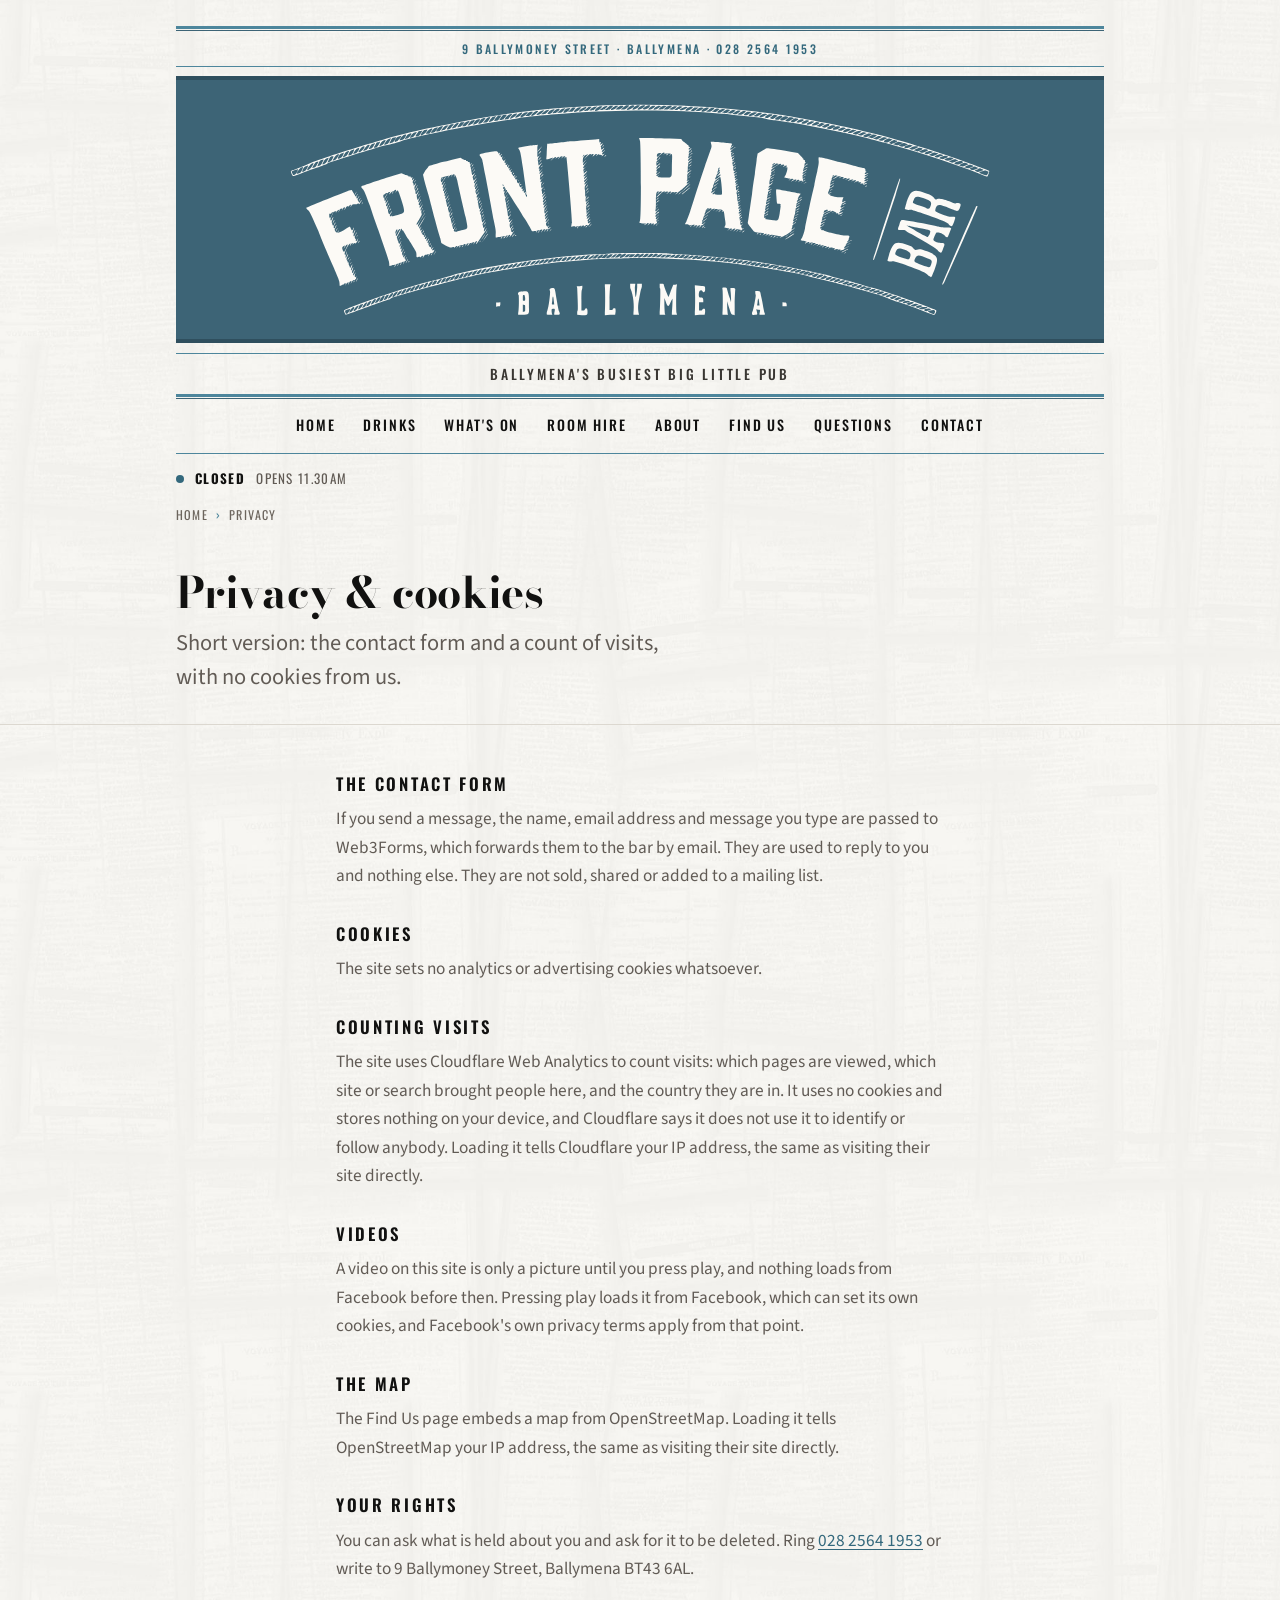
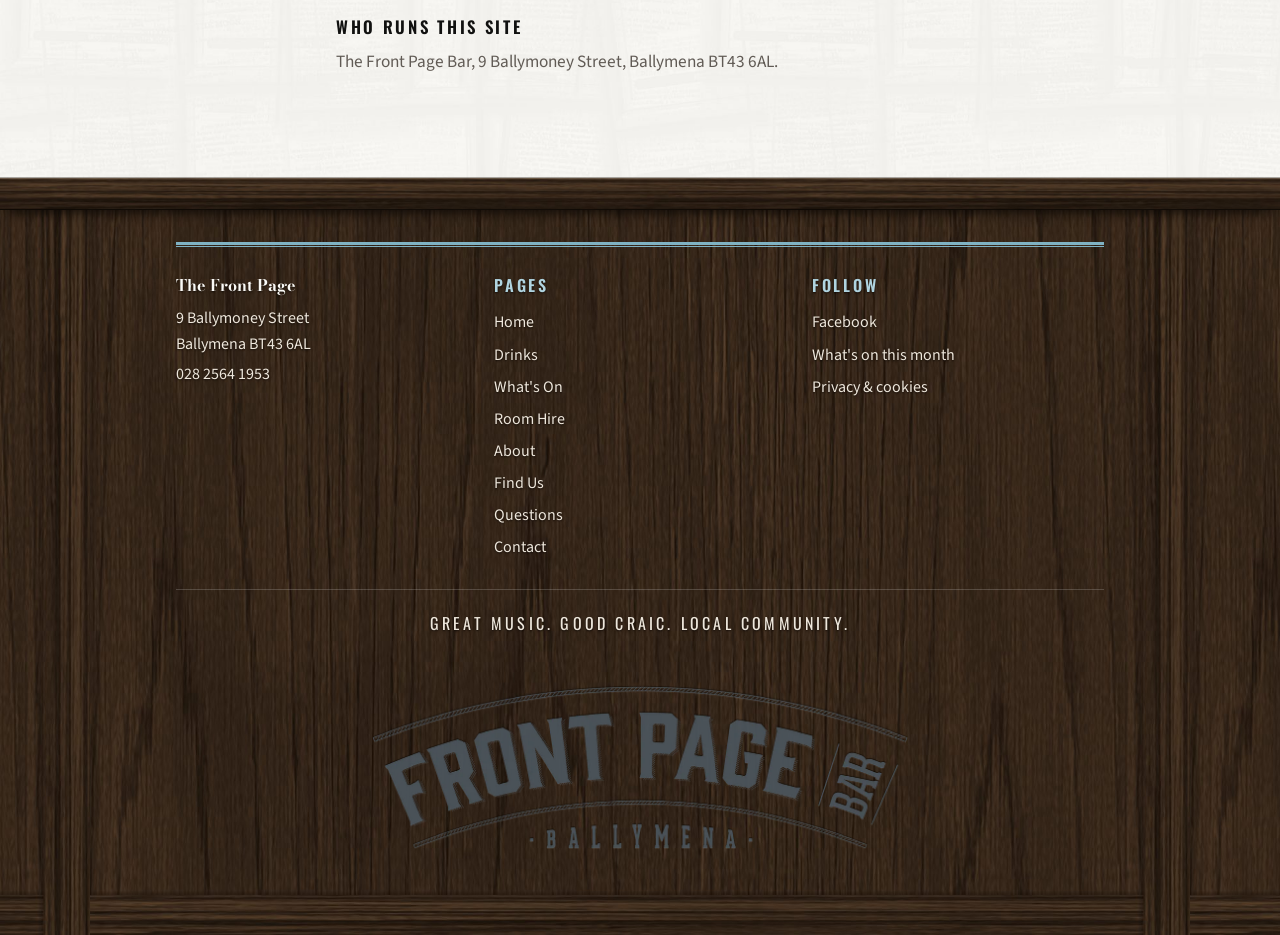
<file: privacy.html>
<!doctype html>
<html lang="en-GB" class="look-oak">
<head>
<meta charset="utf-8">
<meta name="viewport" content="width=device-width, initial-scale=1">
<title>Privacy &amp; cookies | The Front Page Bar</title>
<meta name="description" content="What The Front Page Bar website does with the contact form, cookies and the map.">

<link rel="canonical" href="https://thefrontpagebar.com/privacy.html">
<meta property="og:type" content="website">
<meta property="og:site_name" content="The Front Page Bar">
<meta property="og:title" content="Privacy &amp; cookies | The Front Page Bar">
<meta property="og:description" content="What The Front Page Bar website does with the contact form, cookies and the map.">
<meta property="og:url" content="https://thefrontpagebar.com/privacy.html">
<meta name="twitter:card" content="summary_large_image">
<link rel="icon" href="favicon.ico" sizes="48x48">
<link rel="icon" href="assets/img/favicon-32.png" sizes="32x32" type="image/png">
<link rel="apple-touch-icon" href="assets/img/apple-touch-icon.png">
<link rel="manifest" href="site.webmanifest">
<meta name="theme-color" content="#3D6476">
<link rel="preconnect" href="https://fonts.googleapis.com">
<link rel="preconnect" href="https://fonts.gstatic.com" crossorigin>
<link rel="stylesheet" href="https://fonts.googleapis.com/css2?family=Bodoni+Moda:opsz,wght@6..96,600;6..96,700;6..96,900&family=Oswald:wght@400;500;600&family=Source+Sans+3:ital,wght@0,400;0,600;1,400&display=swap">
<link rel="stylesheet" href="assets/css/site.css?v=8496f734">

<script type="application/ld+json">{"@context":"https://schema.org","@type":"BreadcrumbList","itemListElement":[{"@type":"ListItem","position":1,"name":"Home","item":"https://thefrontpagebar.com/index.html"},{"@type":"ListItem","position":2,"name":"Privacy","item":"https://thefrontpagebar.com/privacy.html"}]}</script>
</head>
<body>

<a class="skip" href="#main">Skip to content</a>
<div class="runhead" id="runhead">
  <div class="runhead__in sheet">
    <a class="runhead__name" href="index.html"><picture><source type="image/webp" srcset="assets/img/logo-sm.webp?v=aea6c464"><img src="assets/img/logo-sm.png?v=f793d2e6" width="420" height="132" alt="The Front Page Bar"></picture></a>
    <span class="runhead__mid">Ballymena's Busiest Big Little Pub</span>
    <button class="runhead__burger" type="button" id="burger2"
            aria-expanded="false" aria-controls="drawer">Menu</button>
  </div>
  <i class="runhead__bar" id="progress"></i>
</div>
<header class="mast">
  <div class="sheet">
    <div class="rule rule--d"></div>
    <p class="mast__kicker">9 Ballymoney Street &middot; Ballymena &middot; <a href="tel:+442825641953">028 2564 1953</a></p>
    <div class="rule"></div>
    <a class="mast__name" href="index.html"><svg class="plate plate--logo" viewBox="0 0 1502 461" style="aspect-ratio:1502/461" role="img" aria-label="The Front Page Bar, Ballymena" focusable="false"><g class="plate__g"><path pathLength="1" d="M1478 154C1416 130 1350 108 1290 92C1277 88 1264 85 1260 84C1228 73 1107 48 1040 39C1030 38 1020 36 1018 35C1015 34 971 29 947 27C938 26 928 25 925 25C837 16 702 16 599 24C565 26 505 32 493 34C490 35 477 37 464 39C383 51 283 71 242 83C237 85 221 90 206 93C164 105 88 129 84 131C84 132 75 135 65 139C55 142 38 148 29 152C8 160 11 159 8 154C5 147 5 147 12 145C22 141 44 132 48 130C59 125 123 104 173 89C184 86 197 82 201 81C254 64 381 38 455 27C649 -1 850 -1 1043 26C1077 31 1092 34 1154 46C1195 54 1259 69 1293 79C1351 95 1438 124 1456 132C1459 133 1469 137 1478 140C1488 144 1496 147 1496 147C1497 148 1492 160 1492 159C1491 159 1485 157 1478 154ZM14 155C16 155 20 150 21 145C22 143 22 143 15 145C11 147 8 148 8 148C7 148 11 156 11 156C11 156 13 156 14 155ZM1493 153L1495 149L1491 147C1487 146 1487 146 1481 148C1473 150 1473 150 1482 154C1491 157 1491 157 1493 153ZM24 152C27 151 28 149 30 145C33 138 33 138 28 140C25 141 17 153 19 153C19 153 21 153 24 152ZM36 147C37 147 39 145 41 141C44 134 44 134 41 136C36 137 35 138 32 143C31 146 30 148 30 149C30 149 30 149 31 149C32 149 34 148 36 147ZM1478 147C1485 145 1485 145 1480 143C1477 141 1476 141 1471 144C1464 146 1464 147 1468 148C1471 150 1472 150 1478 147ZM50 139C53 135 55 130 54 130C50 130 41 140 41 145C41 147 48 142 50 139ZM1469 143L1473 141L1469 139C1466 137 1465 137 1460 140C1453 142 1453 143 1457 144C1460 146 1463 145 1469 143ZM62 133C66 126 66 126 60 128C58 129 52 138 52 141C52 141 53 141 56 140C59 139 60 138 62 133ZM1458 139L1463 137L1460 135C1459 135 1457 134 1456 134C1455 134 1453 134 1451 135C1449 136 1446 137 1445 138L1442 139L1445 140C1450 142 1452 142 1458 139ZM73 129C77 122 77 122 71 124C68 125 67 127 65 131C62 138 62 138 66 136C70 135 71 134 73 129ZM1447 135L1452 133L1449 131C1445 129 1444 129 1437 132L1432 135L1434 136C1439 138 1442 138 1447 135ZM1438 130C1442 129 1441 128 1437 126C1433 125 1421 129 1422 131C1423 133 1429 134 1432 133C1434 132 1436 131 1438 130ZM78 132C80 131 82 129 84 125C88 118 87 118 83 120C80 121 79 122 76 127C72 134 73 134 78 132ZM95 121C98 115 98 115 93 116C90 117 89 119 87 123L84 129L88 128C91 127 93 125 95 121ZM1425 127C1431 125 1431 124 1426 123C1423 122 1422 122 1414 125L1410 127L1413 128C1417 130 1419 130 1425 127ZM101 123C103 123 109 113 109 112C107 110 100 114 98 120C94 126 94 126 101 123ZM1415 123L1420 121L1417 119C1413 118 1412 118 1405 120L1400 123L1402 124C1407 126 1410 126 1415 123ZM1403 120C1410 117 1410 117 1405 115C1402 114 1390 117 1390 120C1390 120 1395 122 1397 122C1397 122 1400 121 1403 120ZM111 120C114 119 115 117 117 114C120 107 120 107 117 109C112 110 111 111 108 116C105 122 106 122 111 120ZM128 110C131 104 131 104 127 105C124 106 122 108 120 112C116 119 116 119 121 117C124 116 126 114 128 110ZM1392 116C1399 114 1399 113 1394 112C1391 111 1390 111 1385 113C1379 116 1378 117 1382 118C1386 119 1387 118 1392 116ZM1382 113L1388 110L1384 109C1379 107 1379 107 1373 110L1367 113L1371 114C1376 116 1375 116 1382 113ZM133 113C135 113 137 111 139 107C142 101 142 100 139 102C134 103 133 104 130 110C128 115 128 115 133 113ZM150 104C153 97 153 97 148 99C146 100 144 101 142 105C138 112 138 111 143 110C146 109 147 108 150 104ZM1371 109C1377 107 1377 106 1372 105C1369 104 1368 104 1363 106C1357 109 1357 110 1360 111C1365 112 1367 111 1371 109ZM1360 106C1367 103 1367 103 1362 101C1358 101 1357 101 1352 103L1346 106L1349 107C1353 109 1354 109 1360 106ZM155 106C158 105 165 96 163 95C162 93 155 97 153 102C149 108 149 108 155 106ZM1350 103C1355 100 1355 99 1350 98C1347 97 1345 98 1341 100L1335 103L1339 104C1343 106 1344 106 1350 103ZM166 103C169 102 175 93 174 92C172 89 167 93 163 100C160 104 160 105 162 104C163 104 165 103 166 103ZM1344 96C1344 94 1336 94 1330 97C1324 100 1324 99 1331 102C1332 102 1344 98 1344 96ZM183 93C186 88 186 87 185 88C184 88 182 89 181 89C179 89 177 91 175 95C171 102 171 101 176 100C179 99 181 98 183 93ZM1328 96L1333 93L1329 92C1326 91 1325 91 1320 93C1314 96 1313 97 1317 98C1321 99 1323 98 1328 96ZM188 97C190 96 191 95 194 90C197 86 197 84 196 85C195 85 193 86 192 86C190 86 189 87 188 88C188 89 186 92 185 94C182 98 183 98 188 97ZM1318 93L1323 90L1319 89C1315 87 1314 87 1308 90L1303 93L1305 94C1310 96 1312 96 1318 93ZM199 93C204 92 211 80 207 81C202 82 200 84 197 89C194 95 194 95 199 93ZM1307 90L1312 87L1308 86C1303 84 1303 84 1297 87L1291 90L1295 91C1300 93 1301 93 1307 90ZM210 90C213 90 214 88 217 83C220 77 220 77 218 78C213 79 211 81 208 86C204 92 204 92 210 90ZM1295 87C1301 84 1302 83 1298 82C1296 82 1295 81 1294 81C1292 80 1281 87 1283 88C1284 88 1285 89 1286 89C1289 90 1290 89 1295 87ZM221 87C224 87 227 83 231 75C231 75 229 75 226 76C222 77 222 77 219 83C215 89 215 89 221 87ZM1285 83L1290 80L1286 79C1282 77 1281 78 1276 80C1271 83 1270 85 1274 86C1278 87 1279 86 1285 83ZM232 84C234 84 242 74 242 72C242 71 233 74 232 76C226 84 226 87 232 84ZM1275 76C1271 75 1270 75 1265 78L1259 81L1263 82C1267 83 1268 83 1273 80L1279 77L1275 76ZM250 75C253 69 253 69 248 70C246 71 244 72 241 76C237 83 237 82 242 81C246 80 247 79 250 75ZM1263 77L1268 74L1264 73C1260 72 1259 72 1254 75L1248 78L1252 79C1254 80 1256 80 1257 80C1257 80 1260 79 1263 77ZM255 78C257 77 265 68 263 67C262 66 255 69 254 71C253 72 252 74 251 76C249 79 249 80 250 79C251 79 253 78 255 78ZM1251 75C1257 72 1258 71 1252 70C1248 69 1247 70 1243 72L1237 75L1241 76C1246 78 1245 78 1251 75ZM265 75C268 75 269 73 272 69C275 65 275 63 274 64C273 64 271 65 270 65C268 65 266 67 263 71C259 77 259 77 265 75ZM1241 72L1246 69L1242 67C1238 67 1237 67 1234 69C1227 72 1226 73 1229 74C1234 75 1235 75 1241 72ZM277 73C279 72 281 71 283 67L287 61L283 62C280 62 278 63 278 63C278 63 277 65 275 68C271 74 271 74 277 73ZM1231 65C1227 64 1227 64 1221 67L1215 70L1219 71C1223 72 1224 72 1229 69L1235 66L1231 65ZM294 65C299 58 299 58 291 60C289 60 283 69 283 71C283 73 291 69 294 65ZM1219 66L1224 63L1220 62C1215 61 1202 67 1206 68C1207 68 1208 69 1209 69C1212 70 1213 69 1219 66ZM302 67C303 66 309 57 308 57C306 54 294 64 294 68C294 68 301 68 302 67ZM313 64C313 64 315 62 317 59C321 53 320 53 315 55C312 55 305 63 305 66C305 66 313 65 313 64ZM1208 63L1213 61L1210 60C1209 60 1207 59 1206 59C1205 59 1202 60 1199 62C1194 65 1194 65 1196 66C1200 67 1203 66 1208 63ZM1196 62C1202 59 1202 58 1197 57C1191 56 1180 63 1186 64C1190 65 1191 64 1196 62ZM324 62C325 61 331 52 331 52C330 52 329 52 327 52C323 53 321 54 316 62C316 64 322 63 324 62ZM1190 56C1188 53 1182 54 1177 57L1172 60L1175 61C1179 62 1180 62 1185 59C1188 58 1191 56 1190 56ZM333 60C334 60 337 57 339 54L343 49L340 50C336 50 334 51 331 55C326 61 326 62 328 61C329 61 331 60 333 60ZM1174 57C1179 54 1179 53 1174 52C1170 51 1159 57 1163 59C1167 60 1170 59 1174 57ZM344 58C346 57 348 56 350 52C355 46 355 46 347 48C345 48 339 57 339 58C339 59 340 59 344 58ZM1163 55C1166 53 1168 52 1168 51C1168 50 1160 49 1159 50C1158 50 1155 52 1153 53L1149 56L1152 57C1157 58 1158 58 1163 55ZM356 55C358 55 365 46 364 45C363 43 356 47 353 51C349 56 349 57 352 56C353 56 355 55 356 55ZM1152 52C1160 47 1152 45 1143 50C1138 53 1138 54 1146 55C1146 55 1149 54 1152 52ZM367 53C368 53 370 51 373 48L377 42L374 43C372 43 370 43 369 43C368 43 361 53 361 54C361 54 362 54 363 54C364 54 366 53 367 53ZM1145 47C1146 47 1145 46 1143 46C1142 46 1140 45 1139 45C1138 45 1136 46 1133 48L1127 51L1130 52C1132 52 1134 53 1134 53C1135 53 1143 49 1145 47ZM380 50C381 50 383 47 385 45L388 40L384 41C380 42 376 45 373 49L372 52L375 52C378 51 380 51 380 50ZM394 46C399 39 400 38 395 39C390 40 390 40 386 46L383 50L386 50C389 49 391 48 394 46ZM1130 48C1135 45 1135 44 1130 43C1127 42 1116 48 1118 50C1121 51 1126 50 1130 48ZM401 47C403 47 410 39 410 37C410 37 408 37 406 37C402 38 400 39 396 46L394 49L396 48C398 48 400 47 401 47ZM1119 45C1124 42 1124 42 1118 41C1115 41 1105 46 1107 48C1110 49 1115 48 1119 45ZM416 42C418 40 420 38 420 36L422 34L418 34C415 35 413 36 413 36C410 39 406 45 406 46C406 48 414 45 416 42ZM1108 43C1113 40 1113 40 1107 39C1104 39 1094 44 1096 46C1099 47 1104 46 1108 43ZM1100 38C1098 36 1093 37 1089 39C1084 43 1084 44 1088 44C1091 45 1102 40 1100 38ZM426 42C428 40 433 32 431 32C427 32 424 34 422 37C421 39 419 41 418 42L416 45L420 44C422 44 425 43 426 42ZM1085 40C1090 37 1090 36 1085 35C1082 34 1081 35 1079 36C1078 37 1076 39 1075 39C1072 41 1072 42 1076 43C1078 43 1079 43 1080 43C1080 43 1082 42 1085 40ZM438 39C440 37 441 35 442 33L444 30L440 31C435 32 436 32 431 38L428 43L432 42C435 41 437 40 438 39ZM1074 38C1080 35 1080 34 1076 33C1071 32 1070 32 1065 36L1061 40L1064 41C1068 42 1069 42 1074 38ZM448 39C448 39 450 37 452 34C456 28 456 28 454 29C452 29 450 29 449 29C447 29 440 38 440 40C440 41 448 40 448 39ZM460 37C460 36 462 34 464 32L467 27L464 27C462 27 460 28 459 28C457 29 451 38 451 39C451 39 459 38 460 37ZM1064 36L1068 32L1064 31C1059 30 1058 31 1051 36C1050 38 1050 38 1051 39C1056 40 1059 39 1064 36ZM1052 34C1059 29 1051 27 1043 32C1038 36 1038 37 1043 38C1047 38 1047 38 1052 34ZM471 35C472 34 473 32 475 30C479 26 479 25 474 26C470 27 466 30 463 35L462 38L466 37C468 37 471 36 471 35ZM1040 33L1045 29L1041 28C1037 27 1037 27 1032 31L1028 34L1030 35C1034 37 1034 37 1040 33ZM485 30C490 25 490 24 485 25C481 25 478 27 474 34C471 38 481 34 485 30ZM1029 31C1035 27 1035 26 1029 26C1026 26 1024 27 1021 29C1016 33 1016 33 1020 34C1022 34 1023 34 1024 34C1024 34 1026 33 1029 31ZM496 29C501 22 501 22 497 23C493 24 485 30 485 33C485 35 493 32 496 29ZM507 27C513 22 513 21 508 22C504 22 496 29 496 32C496 34 504 31 507 27ZM1018 29L1023 26L1019 25C1014 24 1003 30 1007 32C1010 33 1014 32 1018 29ZM1007 28C1012 24 1012 23 1007 23C1004 23 1001 24 998 27L993 30L997 31C999 31 1001 31 1001 31C1001 31 1004 30 1007 28ZM519 26C523 21 523 21 521 21C517 20 514 21 510 26L506 30L510 30C513 30 515 30 519 26ZM530 24C535 19 535 19 530 19C526 20 519 26 519 29C519 31 527 28 530 24ZM996 26L1001 23L997 22C992 22 983 26 983 29C983 31 992 29 996 26ZM535 27C537 27 546 20 546 18C546 16 538 19 534 23C530 27 529 29 531 28C532 28 534 27 535 27ZM984 25C989 22 989 21 983 21C979 20 971 27 973 28C977 29 980 28 984 25ZM973 24C978 20 978 19 973 19C970 19 968 20 964 23L959 26L962 27C964 27 966 27 967 27C968 27 970 26 973 24ZM554 21L558 16L554 17C550 17 548 19 545 22L540 26L545 26C549 26 550 26 554 21ZM961 23C967 19 967 18 962 18C959 18 956 19 953 22L948 25L952 26C955 26 956 26 957 26C957 26 959 25 961 23ZM563 23C564 21 566 19 567 18L569 15L565 16C560 17 556 20 554 24C552 27 560 26 563 23ZM952 21L955 18L951 17C947 17 945 18 942 21L937 24L941 24C946 25 947 25 952 21ZM576 20C581 15 581 14 575 15C572 16 570 17 567 20L564 24L567 24C571 24 572 24 576 20ZM941 19L944 17L939 16C935 16 934 17 930 20L926 23L930 23C935 24 936 24 941 19ZM588 18L592 13L588 14C584 15 582 16 579 19L574 23L579 23C583 23 584 23 588 18ZM929 15C924 15 916 19 916 22C916 24 924 23 928 19L933 16L929 15ZM599 18C601 15 603 13 602 13C596 13 590 15 588 21C585 25 594 23 599 18ZM917 18L921 15L917 14C913 14 911 15 908 18L904 21L907 21C912 22 913 22 917 18ZM610 17L614 12L610 12C607 12 605 13 602 17L597 21L602 21C606 21 607 21 610 17ZM622 16L626 11L622 11C618 11 610 18 610 20C610 23 618 20 622 16ZM905 18C911 14 911 13 905 13C902 13 900 14 897 17L892 20L895 21C897 21 899 21 899 21C900 21 903 20 905 18ZM633 16C638 11 638 10 633 11C628 12 621 17 621 20C621 22 629 19 633 16ZM894 17C899 13 899 12 894 12C890 12 882 17 882 20C882 22 890 20 894 17ZM644 15L648 10L644 10C641 10 640 11 636 15L631 19L635 19C639 19 640 19 644 15ZM871 16L876 12L871 12C867 11 866 12 863 15L859 18L862 19C864 19 866 19 866 19C866 19 869 18 871 16ZM883 16L887 13L883 12C880 11 878 12 872 17L869 19L874 19C878 19 880 19 883 16ZM656 14L660 9L656 10C652 10 651 11 647 14L643 18L647 18C651 18 652 18 656 14ZM667 14L671 9L667 9C663 9 655 15 655 18C655 21 663 18 667 14ZM860 15C865 11 865 10 860 10C856 10 848 15 848 18C848 20 856 18 860 15ZM678 13C683 9 683 8 677 9C674 9 672 11 669 14L665 17L670 17C674 17 675 17 678 13ZM690 13L694 8L690 8C686 8 685 9 681 13L676 17L681 17C685 17 686 17 690 13ZM701 12L705 8L701 8C697 8 689 14 689 16C689 19 698 16 701 12ZM828 12L830 9L826 9C823 9 821 10 817 13L813 16L817 16C821 17 824 16 828 12ZM838 13L842 10L838 9C834 9 832 10 829 13L824 17L829 17C833 17 834 17 838 13ZM849 14L853 11L849 10C846 10 836 15 836 17C836 19 846 17 849 14ZM712 13C717 9 717 8 711 8C708 8 707 9 703 12L699 16L704 16C707 16 709 16 712 13ZM723 13C729 8 729 7 724 7C721 7 719 8 715 12L710 16L715 16C718 16 720 16 723 13ZM734 13C740 9 740 7 735 7C732 7 723 14 723 16C723 18 731 16 734 13ZM747 12L751 7L747 7C742 7 735 13 735 16C735 18 743 15 747 12ZM758 12C763 8 763 7 758 7C754 7 745 14 746 16C747 17 754 16 758 12ZM769 13C774 8 774 7 769 7C766 7 756 14 757 15C759 17 765 16 769 13ZM781 12C783 10 784 8 784 8C783 8 781 8 780 8C777 7 769 13 769 16C769 18 776 16 781 12ZM792 12L796 9L792 8C788 8 780 13 780 16C780 18 787 16 792 12ZM804 12L808 9L803 8C799 8 798 9 794 12L790 16L795 16C799 16 800 16 804 12ZM815 13C820 9 820 8 815 8C811 9 809 9 806 12L801 16L806 16C811 16 812 16 815 13Z"/><path pathLength="1" d="M354 312C355 309 355 309 350 310C346 311 345 310 336 306L327 301L325 291C323 286 318 269 314 253C310 238 304 215 301 203C298 192 293 176 291 168L288 155L293 146C297 142 300 138 300 137C300 136 306 135 325 129C329 128 340 126 350 123L368 119L373 122C375 123 378 124 379 124C379 124 380 124 380 125C379 125 380 126 382 126C383 126 384 127 384 128C384 128 385 128 386 128C387 128 388 129 388 131C388 134 389 134 390 132C391 131 392 130 392 131C392 132 391 133 390 133C389 135 388 138 390 139C390 139 390 141 390 142C391 143 391 145 391 146C391 147 392 150 392 152C393 157 393 157 397 153C400 150 400 150 397 155C394 158 394 160 394 161C395 162 395 164 395 164C395 165 396 167 396 167C396 168 397 168 399 165L403 161L400 166C395 173 396 176 400 171L404 167L401 172C399 174 398 178 398 179L398 182L400 180C400 178 402 176 403 175C405 173 404 176 400 181C399 183 398 186 400 186C400 186 402 185 403 183C404 181 406 179 406 179C406 179 405 182 403 184C400 188 400 190 400 192C401 194 401 195 402 197C402 198 403 198 405 195C409 191 409 192 405 197C401 202 402 207 406 202C408 200 408 200 406 203C404 206 403 210 405 210C405 210 406 210 406 210C406 209 407 208 408 206C411 202 411 205 407 209C405 212 405 213 405 215C406 216 406 218 406 218C406 219 407 222 407 224L408 229L411 225C413 222 414 220 414 220C415 220 411 227 410 229C409 230 408 234 410 234C410 234 412 233 413 230C415 228 416 227 416 227C416 228 414 230 413 232C410 236 409 239 411 240C411 240 412 241 412 242C412 245 414 257 415 257C415 257 417 256 418 254C420 252 421 250 421 251C421 251 419 254 418 256C415 259 415 261 415 262C416 263 416 265 416 265C416 266 417 268 417 268C417 269 418 269 420 266L423 263L420 267C419 269 418 272 418 274L418 277L421 273C424 267 425 267 422 274C415 284 402 304 401 303C401 303 401 301 402 300C404 298 404 297 402 297C401 297 400 298 396 303C395 305 395 305 396 302C398 299 398 298 395 300C393 300 391 301 390 301C389 300 387 301 386 304C385 306 383 307 383 307C383 307 383 305 384 304L386 301L384 302C382 302 381 303 381 304C380 304 379 306 378 307C377 309 377 309 378 306C380 303 378 302 375 304C375 304 374 305 372 305C367 306 363 307 363 308C362 308 361 310 360 311C359 313 359 313 360 310C363 306 359 306 355 311C353 313 353 313 354 312ZM362 276C364 275 369 274 373 273C385 270 384 271 379 246C374 225 364 182 361 167C358 155 354 151 350 157C349 159 348 160 347 160C347 160 347 160 348 159C350 156 350 155 348 155C347 155 345 157 343 159C341 163 340 163 342 159C344 156 344 156 340 158C337 159 334 159 331 160C327 160 326 163 326 167C327 173 327 173 332 166C334 162 336 160 337 160C337 160 335 163 332 167C330 170 328 174 328 175C328 178 330 177 332 174C335 169 336 170 332 175C330 179 329 185 331 184C331 184 333 181 334 179C335 177 336 175 336 176C337 176 335 178 334 181C329 189 330 194 335 186C336 184 338 182 338 183C338 183 336 185 335 188C333 190 332 193 333 194C333 196 334 196 335 194C336 193 337 191 338 190C339 188 339 189 337 193C335 195 334 198 334 199C334 202 336 201 338 198C339 196 340 194 340 194C341 194 340 196 337 200C335 203 335 204 336 206C336 208 337 208 339 204C341 201 342 199 342 199C343 199 342 201 341 203C337 208 336 210 337 212C338 213 338 214 338 215C339 221 340 224 341 224C341 224 342 224 342 224C342 223 343 222 344 220L347 217L345 220C344 222 343 224 342 225C341 227 341 228 342 230C342 231 343 233 343 234C343 237 344 237 347 233C348 231 349 229 349 229C350 229 349 231 348 232C344 239 344 239 345 244C346 249 347 250 348 247C349 246 350 244 351 243C352 242 352 242 350 246C347 250 347 251 348 253C348 254 349 257 349 258C349 261 349 261 354 254L356 252L354 255C353 256 352 259 351 260C350 262 350 263 351 265C351 266 352 268 352 269C352 271 352 271 353 271C353 271 354 271 354 271C354 270 355 269 356 267C358 265 358 265 356 269C353 273 353 278 356 276C356 276 357 276 357 276C357 278 358 278 362 276Z"/><path pathLength="1" d="M216 345C216 340 215 338 193 274C187 258 179 235 175 222C164 192 163 190 159 185C156 182 156 181 157 180C158 179 200 165 226 157L242 152L247 154C249 155 252 156 252 156C252 156 253 156 253 156C253 157 254 157 255 157C256 157 257 158 257 159C258 159 259 159 260 159C261 159 262 159 262 161C263 162 263 162 264 161C266 160 266 162 265 163C264 164 264 165 265 166C265 168 266 167 267 165C268 164 269 163 269 163C270 163 269 165 268 166C266 169 265 172 267 173C267 173 268 175 268 177C268 180 268 180 273 173C274 172 273 173 272 177C269 182 269 183 272 190C272 191 272 193 272 194C273 198 273 198 276 194C278 191 279 190 279 190C280 190 278 192 277 195C274 199 274 199 276 208C277 209 278 208 279 206C281 203 282 201 282 201C283 201 282 203 280 206C278 210 277 214 279 214C279 214 280 213 281 211C282 209 283 208 284 208C284 208 283 210 281 213C279 216 279 217 279 219C280 221 281 221 283 217C286 212 286 213 283 218C279 225 280 229 285 222C288 217 288 218 285 224C282 229 282 232 284 232C284 232 285 231 286 229C286 228 287 226 288 226C289 225 288 227 286 230C284 234 284 235 285 238C286 240 285 241 280 250C277 255 274 260 274 261C275 263 276 262 283 251C289 241 295 232 292 238C291 240 287 246 283 252C279 259 277 264 277 265C278 267 279 266 285 256C288 251 292 246 293 244C294 243 291 248 287 255C280 266 278 270 281 270C281 270 282 269 283 268C283 267 284 266 284 266C285 266 284 268 283 269C281 274 282 276 285 273L288 270L286 273L284 277L286 281C289 285 289 285 291 282C291 280 292 279 292 280C293 280 292 281 291 283C290 285 289 288 291 288C291 288 292 288 293 286C293 285 294 285 294 285C295 285 294 286 293 288C291 292 292 294 295 291L298 288L296 292C295 295 295 296 296 297C296 297 297 297 298 295C299 294 299 292 300 292C301 292 300 294 299 296C297 299 297 301 299 301C299 301 300 300 301 299C301 297 302 296 302 297C303 297 302 299 301 300C299 303 299 303 301 307C304 311 304 311 306 308C306 306 307 305 307 306C308 306 307 307 306 309C305 311 305 312 306 313C306 315 307 314 308 312C309 310 310 310 310 310C310 311 309 313 309 313C306 315 308 318 311 316C313 314 313 314 312 317C310 321 309 322 307 322C307 322 306 322 305 322C304 322 302 324 302 325C301 327 300 329 300 329C299 329 299 329 300 327C301 325 301 324 298 325C296 326 295 326 293 326C292 326 291 328 289 330C287 334 287 333 288 329C289 328 288 328 287 328C286 328 285 329 284 330C284 332 283 332 283 331C282 330 281 330 279 330C274 332 274 332 274 326C274 320 275 322 257 293C251 284 247 276 246 275C246 274 245 274 245 274C244 274 244 274 243 272C243 270 241 270 240 274C239 275 237 280 235 283L232 288L234 295C237 304 237 304 240 300C242 295 242 296 240 302C237 307 238 312 240 307C241 306 242 304 242 304C243 304 242 306 241 307C240 311 239 314 241 314C241 314 243 313 244 311C245 309 246 307 246 308C246 308 245 311 243 313C241 317 241 320 243 320C243 320 244 319 245 317C245 316 246 314 247 314C247 314 247 316 245 318C243 322 243 324 244 326C244 328 245 328 247 323C248 320 250 318 250 319C250 319 249 322 247 324C245 329 245 334 248 330C251 326 252 325 250 329C248 333 248 333 250 335C252 338 252 339 250 339C249 339 249 340 249 340C249 341 248 341 246 341C245 341 243 342 243 342C243 343 241 343 240 343C238 343 237 344 237 344C236 345 235 345 234 345C232 345 231 346 231 346C231 347 230 347 230 347C229 347 226 347 223 348C216 351 216 351 216 345ZM236 278C238 274 240 271 239 271C237 269 229 282 230 285C231 287 232 286 236 278ZM232 277C234 273 234 272 232 272C231 272 229 276 229 280C229 282 229 282 232 277ZM223 240C223 239 223 239 222 241C220 245 220 245 234 241C251 236 251 238 240 203C235 188 234 187 231 191L228 194L230 191C232 187 229 186 226 190C225 191 225 191 225 191C225 189 221 191 219 194C216 198 215 198 217 194C219 191 219 191 217 192C215 192 214 193 213 194C212 195 212 195 212 195C212 193 209 194 207 196C206 197 205 198 204 198C203 198 203 205 205 205C205 205 206 207 206 209C206 212 207 212 208 210C209 209 210 207 211 205C213 203 212 204 210 208C208 212 207 216 209 216C209 216 210 215 211 213C212 211 214 209 214 209C214 209 213 212 212 214C210 217 209 220 209 221C210 223 211 223 213 219C214 217 215 216 216 216C216 216 215 218 213 221C212 224 211 226 212 227C212 230 212 230 215 225C216 223 217 221 217 221C218 221 217 224 215 226C213 231 213 231 214 236C216 241 216 241 219 236C221 234 222 232 222 233C222 233 221 236 219 238C217 242 217 243 218 244C219 244 220 244 220 243C221 242 222 241 223 240Z"/><path pathLength="1" d="M460 291C460 290 460 289 461 288C463 287 463 285 461 286C459 287 457 287 451 288C448 288 445 289 444 289C443 290 443 289 443 283C444 277 443 272 439 253C435 231 432 215 421 157C418 143 416 129 415 127C415 124 413 120 411 117C407 111 406 111 428 107C447 104 446 104 449 109C449 111 450 111 451 109C453 108 453 108 452 110C450 113 452 116 454 113C454 112 455 111 456 111C457 111 456 112 455 113C453 116 454 119 457 117L459 115L458 117C456 120 456 120 458 123L460 126L463 124L465 122L463 125C461 129 462 132 465 129C467 126 467 127 465 130C463 134 465 136 468 133C470 130 470 131 468 134C467 136 467 137 468 138C469 139 469 139 470 137C470 136 471 135 472 135C473 135 472 136 471 137C469 140 470 143 473 141L475 139L473 142C471 145 473 148 475 145C476 144 477 143 477 143C478 143 477 144 476 145C474 148 475 151 478 149L480 147L478 150C477 152 477 153 478 154C479 154 480 156 480 157C481 159 481 159 483 157L485 155L484 158C482 160 482 160 484 162C485 164 486 165 486 166C486 166 487 166 488 165C490 163 490 163 489 165C488 167 488 168 489 171L491 174L494 172L496 170L494 173C493 175 493 176 494 179C496 183 497 183 499 180C499 179 500 179 500 179C501 179 500 180 499 181C497 184 498 187 501 185L503 183L501 186C499 189 501 192 503 189C504 188 505 187 505 187C506 187 505 188 504 189C502 192 503 195 506 193L508 191L507 194C505 197 506 199 508 197C509 195 509 196 501 140C497 112 496 108 494 103L491 98L493 97C494 97 502 96 511 94C519 93 528 92 530 92L533 91L532 96C532 99 532 103 532 106C532 109 532 112 532 114C532 116 532 117 532 117C533 117 535 116 537 114L540 111L536 116C533 120 533 121 533 125C534 128 534 131 534 132C534 134 535 135 535 136C535 136 536 135 538 133C543 128 543 129 538 135C533 142 534 146 540 139C541 137 543 135 543 136C543 137 541 139 539 140C537 142 536 145 536 146C536 149 536 149 540 145L544 141L540 146C535 152 535 156 540 151L544 148L541 152C538 156 537 157 538 159C538 160 538 162 538 162C536 166 539 167 542 163L546 159L542 164C537 170 537 174 543 169L547 165L543 169C540 173 540 174 540 179C541 185 541 185 545 181C548 178 548 177 546 180C545 182 544 184 542 185C541 187 541 188 541 189C542 190 542 192 542 194C541 197 543 197 546 193C548 191 548 191 548 192C547 193 546 195 545 196C544 197 543 199 543 200L543 203L546 199L550 196L547 200C542 207 543 211 548 205C549 203 551 201 551 202C551 202 549 205 547 207C542 213 543 217 548 211C551 208 551 208 550 210C549 212 547 214 546 214C545 216 544 220 545 220C546 220 547 219 549 217L553 213L549 218C544 224 544 229 549 223C551 221 553 219 553 220C553 220 551 222 550 224C547 227 547 228 547 232C547 239 548 239 551 235C552 234 554 232 554 232C555 232 553 234 551 237C546 243 547 248 552 241C554 239 554 239 554 240C553 241 552 243 551 244C549 246 548 250 549 250C550 250 551 249 553 247L556 244L553 248C549 254 548 259 553 254C554 252 556 250 556 250C557 250 556 252 555 253C550 259 550 259 551 263L553 266L556 264L558 262L556 265C553 269 554 272 558 268C559 267 560 266 560 267C560 269 556 272 553 272C552 271 550 272 548 275C546 277 546 278 547 275C548 274 549 272 549 272C548 271 544 273 544 273C544 274 543 275 542 276L540 279L541 276C543 273 543 272 541 272C540 272 539 273 538 273C538 274 537 274 536 274C535 273 534 274 533 274C532 274 530 275 528 275C526 275 524 275 523 276C522 276 521 276 520 275C520 274 514 264 507 252C499 241 493 229 492 228C489 224 478 206 472 197L468 191L465 195L463 198L465 194C468 191 468 188 466 188C464 188 461 194 461 196C462 197 462 199 462 199C462 200 463 202 463 202C463 203 464 203 466 200L470 196L466 201C464 204 463 207 463 208C464 208 464 210 464 212C465 214 465 217 466 222C466 224 467 227 467 228C468 232 469 239 469 241C469 242 470 244 470 244C470 245 471 244 473 242C477 238 477 239 473 244C468 250 470 253 475 248L478 244L475 248C470 255 471 259 475 254L479 250L476 255C473 259 473 260 473 264L474 270L477 266L481 262L478 267C475 271 475 271 476 275C478 279 479 279 481 276C483 274 483 274 482 276C481 277 480 279 480 279C479 279 479 280 479 280C479 281 478 283 475 286C473 289 472 289 473 287C476 282 472 282 468 288C467 289 466 290 466 290C466 289 466 288 467 287C468 287 469 286 469 285C469 284 464 285 464 287C462 290 460 292 460 291ZM510 200C510 198 510 197 508 198C507 199 507 200 508 201C509 203 510 203 510 200ZM464 185C463 183 463 183 461 186C459 190 460 193 463 190C465 188 465 187 464 185ZM462 181C461 180 459 181 459 183C459 186 460 187 462 184C463 183 463 182 462 181ZM459 176C458 175 458 175 458 177C458 179 459 180 460 178C460 178 459 177 459 176Z"/><path pathLength="1" d="M121 450C118 444 118 445 131 439C200 413 252 396 317 379C329 376 342 372 346 371C408 352 557 330 654 325C666 325 680 324 687 323C698 322 808 322 810 323C810 323 823 324 839 325C926 330 1005 339 1086 356C1114 361 1153 370 1157 371C1158 372 1167 374 1177 377C1206 384 1211 386 1249 397C1277 405 1322 421 1370 439C1386 445 1384 444 1382 450C1379 455 1380 455 1366 450C1349 443 1328 435 1304 427C1293 424 1283 420 1281 419C1267 412 1165 384 1123 375C1116 373 1110 372 1109 371C1103 368 1019 353 970 347C898 338 794 331 738 333C731 333 714 334 701 334C640 335 565 342 499 352C461 358 403 368 392 372C389 373 375 376 361 379C313 391 224 416 219 419C219 420 216 421 213 422C201 426 159 441 141 448C131 451 123 454 123 454C123 454 122 452 121 450ZM126 452C128 451 133 443 133 441C133 441 122 444 122 445C121 446 123 452 124 452C124 452 125 452 126 452ZM1380 449C1382 444 1378 442 1370 445C1364 447 1364 447 1371 450C1378 453 1379 453 1380 449ZM134 448C137 447 143 439 141 438C140 436 135 440 133 444C130 450 130 450 134 448ZM148 440C152 434 151 433 148 435C145 436 140 443 140 446C140 448 147 443 148 440ZM1367 445C1373 443 1373 442 1369 441C1364 439 1354 443 1358 445C1361 447 1361 447 1367 445ZM1364 439C1366 437 1356 437 1351 438L1346 441L1350 442C1353 443 1361 441 1364 439ZM153 441C156 440 162 430 159 431C158 431 157 432 155 432C154 432 152 434 151 438C149 443 149 443 153 441ZM163 438C165 437 170 427 169 427C166 427 163 430 160 435C158 439 158 440 159 439C160 439 162 438 163 438ZM1349 438C1355 436 1355 435 1351 434C1346 432 1336 437 1340 438C1343 440 1345 440 1349 438ZM176 429C179 423 179 423 175 425C173 425 172 427 169 431L167 436L170 435C173 434 174 433 176 429ZM1341 434L1346 432L1342 431C1339 430 1338 430 1333 432L1328 434L1331 435C1335 437 1335 437 1341 434ZM1331 431C1334 430 1336 429 1335 428C1334 426 1329 426 1324 428L1319 431L1322 432C1324 433 1325 433 1326 433C1326 433 1328 432 1331 431ZM180 431C183 430 189 422 187 421C186 419 181 423 179 427C176 433 176 433 180 431ZM189 428C192 428 199 418 197 417C196 415 190 419 188 424C185 430 185 430 189 428ZM1322 428C1328 426 1328 425 1323 424C1318 423 1308 427 1313 429C1316 430 1318 429 1322 428ZM204 419C206 416 207 413 206 413C203 413 199 416 197 421C194 427 194 427 198 425C201 424 202 423 204 419ZM1313 425C1319 423 1319 422 1315 421C1312 420 1311 420 1307 422C1301 424 1301 425 1304 426C1308 427 1309 426 1313 425ZM213 416C216 410 216 410 212 412C209 413 208 414 206 418L204 423L207 422C210 421 211 420 213 416ZM1304 421C1310 419 1310 418 1305 417C1302 416 1301 416 1298 418C1292 421 1292 421 1295 422C1298 424 1299 424 1304 421ZM1295 418L1300 415L1297 414C1294 413 1293 413 1289 415C1283 417 1283 418 1286 419C1289 421 1290 421 1295 418ZM217 418C220 417 226 409 224 408C223 406 218 410 216 414C214 417 213 419 213 419C214 419 215 419 217 418ZM232 409L235 404L232 405C228 406 223 412 223 416C223 418 230 413 232 409ZM1286 414L1291 412L1288 411C1285 410 1284 410 1280 412C1274 414 1274 415 1277 416C1280 417 1282 416 1286 414ZM241 407C244 401 244 401 240 403C237 403 232 411 232 413C232 415 239 410 241 407ZM1277 411L1282 409L1279 408C1276 407 1275 407 1271 409C1265 411 1265 412 1268 413C1271 414 1273 413 1277 411ZM246 409C247 409 249 406 251 403C253 399 253 398 252 399C251 399 249 400 248 400C247 400 245 403 243 406C241 410 241 411 242 410C243 410 245 409 246 409ZM1267 409C1272 406 1272 406 1271 405C1268 404 1264 404 1259 407C1253 410 1260 412 1267 409ZM1263 403C1263 401 1256 401 1251 403L1246 406L1250 407C1253 408 1263 405 1263 403ZM254 406C257 406 264 397 263 396C261 395 255 398 253 402C250 408 250 408 254 406ZM1249 403C1255 401 1255 400 1250 399C1248 399 1246 399 1242 401L1238 403L1240 404C1242 405 1243 405 1244 405C1244 405 1246 404 1249 403ZM267 402C267 402 269 399 270 397L272 393L270 393C267 393 264 397 261 401L260 405L262 404C264 404 266 403 267 402ZM1241 400C1245 398 1245 397 1240 396C1238 396 1236 396 1233 398C1228 400 1228 400 1231 401C1234 403 1236 403 1241 400ZM273 401C276 400 283 390 280 390C277 391 274 392 272 396C269 402 269 402 273 401ZM288 393C291 387 291 387 287 389C284 389 279 396 279 399C279 401 286 397 288 393ZM1232 397L1236 395L1232 394C1229 393 1228 393 1224 395C1219 397 1219 398 1222 399C1225 400 1227 399 1232 397ZM1223 394L1226 392L1223 391C1220 390 1219 391 1214 393L1209 395L1213 396C1217 397 1218 397 1223 394ZM294 395C295 394 300 386 299 386C298 384 293 387 290 392L288 397L290 396C292 395 294 395 294 395ZM1213 392L1217 390L1214 389C1211 387 1210 387 1206 390C1201 392 1201 393 1204 394C1207 395 1208 394 1213 392ZM302 393C304 392 310 384 309 383C308 381 302 385 300 389C297 394 297 394 302 393ZM1205 386C1202 385 1192 388 1192 390C1192 392 1199 392 1203 390L1208 387L1205 386ZM315 388C319 382 319 380 314 381C312 381 307 389 307 391C307 392 313 389 315 388ZM1194 387C1199 384 1199 384 1195 383C1193 383 1190 383 1187 385C1182 387 1182 388 1185 389C1189 390 1190 389 1194 387ZM321 388C323 387 329 378 328 378C327 376 321 380 319 384C316 389 316 389 321 388ZM1188 381C1185 380 1182 380 1177 383L1173 385L1176 386C1180 387 1190 383 1188 381ZM334 383C334 382 336 380 336 378L338 375L335 376C333 376 331 377 331 377C329 380 326 385 326 386C326 387 332 384 334 383ZM1176 382C1180 380 1180 379 1176 378C1172 377 1162 383 1166 384C1170 385 1171 384 1176 382ZM340 383C341 382 343 380 345 378C346 376 347 374 347 375C348 375 347 377 346 379L343 382L346 381C347 381 349 380 349 380C351 380 357 372 357 371C357 369 353 370 350 373C349 374 348 374 348 374C348 372 341 374 339 376C334 383 334 385 340 383ZM1166 380L1171 377L1167 376C1164 375 1163 376 1159 378C1154 380 1154 381 1158 382C1159 382 1161 382 1161 382C1161 382 1164 381 1166 380ZM1156 378C1160 376 1161 375 1160 374C1157 373 1153 373 1150 375C1146 378 1146 379 1149 380C1150 380 1151 380 1151 380C1151 380 1154 379 1156 378ZM361 377C364 374 367 367 365 368C364 368 363 368 362 368C360 368 354 377 354 379C354 379 361 378 361 377ZM373 371C376 366 376 365 372 366C369 367 368 368 366 372L363 377L367 376C370 376 371 374 373 371ZM1148 375C1152 373 1152 372 1147 371C1146 370 1144 370 1143 371C1143 372 1141 373 1139 374C1136 376 1135 376 1137 377C1141 378 1143 378 1148 375ZM1138 373C1143 370 1143 369 1139 368C1134 368 1125 373 1128 375C1132 376 1134 375 1138 373ZM378 374C379 373 381 371 383 368L386 363L383 364C379 365 378 365 375 370C372 375 373 375 378 374ZM1128 371C1134 367 1134 367 1130 366C1126 366 1115 371 1118 372C1119 372 1120 373 1121 373C1123 374 1124 374 1128 371ZM387 371C389 370 395 363 394 362C393 361 388 363 386 365C385 366 384 369 383 370C381 373 383 373 387 371ZM1120 368L1124 365L1120 364C1116 363 1106 368 1109 370C1113 371 1115 370 1120 368ZM397 369C398 368 401 366 402 363L405 359L401 360C397 361 396 361 393 367C391 370 392 370 397 369ZM1110 366C1115 363 1115 363 1111 362C1106 361 1097 366 1100 368C1104 369 1106 369 1110 366ZM408 366C408 366 410 364 411 362C414 358 414 357 410 358C407 359 402 365 402 367C402 368 408 367 408 366ZM1101 364L1105 361L1102 360C1097 359 1088 364 1091 366C1095 367 1097 367 1101 364ZM419 362C424 357 425 355 421 356C417 357 414 360 412 364C410 367 416 366 419 362ZM1091 362C1096 360 1096 359 1092 358C1088 357 1078 362 1082 364C1085 365 1087 364 1091 362ZM427 362C428 362 430 359 431 357L434 353L431 354C428 355 421 360 421 363C421 364 425 364 427 362ZM437 360C437 360 439 358 440 356C442 354 443 352 443 352C443 352 436 353 435 354C435 354 434 356 432 358C431 360 430 361 430 362C430 362 437 361 437 360ZM1082 360C1087 357 1087 357 1083 356C1079 356 1070 360 1072 362C1074 363 1078 362 1082 360ZM444 359C446 359 452 352 451 351C450 349 445 352 442 356C439 359 439 361 440 360C441 360 443 359 444 359ZM1072 358C1077 356 1077 354 1072 354C1069 354 1062 358 1062 360C1062 361 1069 360 1072 358ZM1063 357C1066 355 1067 354 1066 353C1063 352 1059 352 1055 355L1051 358L1054 359C1056 359 1057 359 1058 359C1058 359 1060 358 1063 357ZM458 354C463 349 463 348 459 349C455 350 452 353 450 357C448 360 455 358 458 354ZM1054 355L1058 352L1055 351C1050 350 1041 355 1044 357C1048 358 1049 358 1054 355ZM467 353C472 348 472 347 468 347C465 347 459 353 459 356C459 358 464 356 467 353ZM477 352C481 346 481 345 478 346C475 346 468 352 468 355C468 356 474 354 477 352ZM1044 353C1049 351 1049 349 1045 349C1041 349 1041 349 1035 348C1032 347 1031 348 1027 350L1023 353L1027 354C1029 354 1031 354 1034 352C1036 350 1038 350 1038 350C1039 350 1038 351 1036 352C1030 356 1037 357 1044 353ZM486 350C491 345 491 344 487 344C484 345 478 350 478 353C478 355 483 353 486 350ZM496 348C501 343 501 342 497 343C494 344 487 350 487 352C487 354 494 351 496 348ZM1025 350L1029 347L1026 346C1022 345 1014 349 1015 351C1016 353 1021 352 1025 350ZM1016 349C1019 346 1020 346 1018 345C1015 344 1012 344 1008 347C1004 350 1004 350 1007 351C1011 352 1011 352 1016 349ZM503 349C504 349 506 347 507 345L510 341L507 341C504 341 497 347 497 350C497 351 501 351 503 349ZM516 344C520 340 520 340 516 340C513 341 511 342 509 345L505 350L509 349C511 349 514 347 516 344ZM1006 347L1010 344L1007 343C1003 343 996 346 996 349C996 351 1003 349 1006 347ZM997 346L1001 343L997 342C993 341 984 346 987 348C991 349 992 349 997 346ZM525 344C530 339 530 338 526 339C522 340 520 341 518 345L516 347L519 347C521 347 523 346 525 344ZM989 343C992 341 991 340 987 340C985 340 982 342 980 343L975 346L979 347C982 347 983 347 989 343ZM535 342C538 339 538 338 537 338C534 337 531 339 528 343L524 347L528 346C531 346 533 344 535 342ZM544 342C548 338 548 336 545 336C542 336 535 342 535 345C535 346 541 344 544 342ZM978 343L982 340L978 339C975 339 974 339 971 341C964 346 971 347 978 343ZM554 340L558 336L555 336C552 335 550 336 547 340L543 345L547 344C550 343 552 342 554 340ZM968 342C971 339 972 339 970 338C967 337 965 337 961 340C954 345 961 346 968 342ZM564 339C568 335 568 334 564 334C561 334 554 340 554 343C554 344 561 342 564 339ZM958 341C963 338 963 336 959 336C954 336 947 342 949 343C953 344 954 344 958 341ZM949 340C951 338 952 336 952 336C950 335 945 336 941 338L938 341L940 342C942 342 943 342 944 342C944 342 946 341 949 340ZM574 337L577 333L573 333C571 333 569 334 567 337L564 341L567 341C570 341 571 341 574 337ZM939 339C944 336 944 334 939 334C937 334 934 335 932 337L928 340L931 341C933 341 934 341 935 341C935 341 937 340 939 339ZM583 336L587 332L584 332C581 332 579 333 576 336L572 340L576 340C579 340 580 340 583 336ZM930 337L934 334L930 333C928 333 925 334 923 336L918 339L921 340C923 340 925 340 925 340C926 340 928 339 930 337ZM593 336C596 332 596 331 593 331C590 331 589 332 586 335L583 339L586 339C589 339 590 339 593 336ZM920 337C925 333 925 332 920 332C915 332 908 338 912 339C916 340 916 340 920 337ZM603 334L606 330L603 330C599 330 598 331 594 337C591 341 599 339 603 334ZM612 334C615 330 615 330 614 330C611 329 607 332 604 335L602 338L605 338C608 337 610 336 612 334ZM910 336C915 332 915 331 910 331C907 331 899 337 901 338C904 339 907 338 910 336ZM622 333C625 329 625 329 622 329C618 330 612 335 612 337C612 339 619 336 622 333ZM901 335C905 331 905 330 901 330C898 330 891 335 891 337C891 339 898 337 901 335ZM631 332L635 328L632 328C629 328 627 329 624 332L620 336L624 336C627 336 628 336 631 332ZM892 333C894 332 895 330 894 330C893 330 891 330 890 330C889 330 887 331 884 333L880 336L884 336C887 336 889 336 892 333ZM641 331L645 327L642 327C639 327 637 328 634 331L630 335L634 335C637 335 638 335 641 331ZM651 331C652 329 654 328 654 327C654 327 652 327 651 327C648 328 641 333 641 335C641 336 647 334 651 331ZM872 333C877 329 877 328 872 328C868 328 861 333 863 335C865 336 868 335 872 333ZM883 332L886 329L882 329C878 329 877 330 874 332L871 335L875 335C878 335 880 335 883 332ZM660 330L664 326L661 326C658 326 656 327 653 330L649 334L653 334C656 334 657 334 660 330ZM670 330L673 326L670 326C667 326 660 331 660 333C660 336 668 333 670 330ZM853 331L857 327L853 327C851 327 849 328 846 330L842 333L845 334C847 334 848 334 849 334C849 334 851 333 853 331ZM862 332C865 330 866 329 865 328C862 327 859 328 855 331L851 334L855 334C858 334 860 334 862 332ZM679 330C684 326 684 325 679 325C677 325 675 326 672 329L668 333L672 333C675 333 677 333 679 330ZM690 329L693 325L689 325C686 325 678 331 679 333C681 334 687 332 690 329ZM835 329L838 326L834 326C832 326 829 327 827 329L823 332L826 333C830 333 831 333 835 329ZM843 331C848 327 848 326 843 326C841 326 839 327 836 330L832 333L836 333C839 333 841 333 843 331ZM698 329C703 325 703 325 698 325C696 326 694 327 692 329L688 332L692 332C694 332 696 332 698 329ZM708 329C713 326 713 324 708 324C706 324 704 325 701 328L697 332L701 332C703 332 705 331 708 329ZM719 328L722 324L719 324C715 324 708 329 708 332C708 334 716 331 719 328ZM804 329C806 328 808 326 808 326C809 326 808 328 806 329L803 332L807 332C811 332 818 328 818 326C818 326 814 326 809 326C801 326 800 326 798 328L794 331L797 332C798 332 800 332 800 332C800 332 802 331 804 329ZM824 330C826 328 827 326 827 326C825 324 821 326 817 329L813 332L817 332C820 332 822 332 824 330ZM725 330C726 330 727 329 729 327L732 325L729 328L726 331L730 331C734 331 735 331 738 328L741 325L733 325C724 325 724 325 721 328L717 331L721 331C723 331 725 331 725 330ZM748 328L751 325L747 324C744 324 743 325 740 328L736 331L740 331C743 331 745 331 748 328ZM757 328L760 324L757 324C754 324 747 329 747 331C747 333 754 331 757 328ZM767 328L770 324L766 324C763 324 762 325 759 328L755 331L759 331C763 331 764 331 767 328ZM777 328L780 325L776 324C773 324 772 325 769 328L765 331L769 331C772 331 774 331 777 328ZM785 329C790 326 790 324 785 324C783 324 781 325 779 328L775 331L779 331C781 331 783 330 785 329ZM796 328C797 327 799 325 799 325C799 323 792 325 788 328L784 331L788 331C791 331 793 331 796 328Z"/><path pathLength="1" d="M768 262C772 258 768 256 764 261C762 262 761 263 760 263C760 263 760 262 762 261L764 259L757 259C749 258 749 259 751 253C754 246 753 91 751 83L749 77L769 77C779 77 800 78 814 78L839 79L842 83C844 85 846 86 846 86C847 87 848 88 850 89C851 91 853 92 854 92C854 92 855 93 854 93C854 94 856 97 857 96C857 96 858 96 858 96C858 97 857 97 856 98C855 98 854 102 856 102C856 102 857 102 858 100C859 99 860 99 861 99C861 99 860 101 858 102C856 104 855 106 855 107C855 109 856 108 859 106C860 104 862 103 862 104C863 104 861 106 859 107C855 109 855 110 855 113C855 114 855 116 855 116C853 117 854 120 855 120C855 120 856 120 856 119C857 119 858 118 860 116C862 115 861 116 858 119C852 124 852 128 858 123C860 122 862 121 862 121C862 122 860 123 858 125C855 127 854 129 854 131C854 133 854 134 854 135C853 136 853 139 853 142C853 145 853 149 852 149C851 151 853 151 857 148C861 145 862 145 859 148C852 153 852 153 852 160C852 163 852 167 851 167C850 169 852 169 856 166C858 164 857 165 855 167C849 173 849 177 856 172C858 170 857 172 853 175C845 183 834 192 833 192C833 192 831 194 830 195C828 196 827 197 826 197C826 197 827 196 828 195L831 193L828 192C826 192 824 193 822 195L819 198L822 195L824 192L821 192C820 192 819 193 818 193C818 194 817 195 815 196C813 197 813 197 816 194C819 190 815 190 811 194C809 195 808 196 807 196C807 196 808 195 809 194L812 192L809 191C807 191 805 192 803 194L800 197L803 194L805 191L803 191C800 191 799 192 791 200C789 202 787 204 786 203C786 203 789 200 792 197C799 192 799 191 796 191C794 191 792 192 791 194C790 195 788 196 787 197C786 197 787 196 789 195C792 192 792 191 790 191C786 191 785 194 785 212C785 221 785 230 784 231C783 234 785 234 788 231C789 230 791 228 791 228C792 228 790 230 788 232C786 234 784 237 784 238C784 240 785 240 788 236C790 234 792 234 792 234C792 235 790 237 788 238C786 240 784 242 784 243C784 246 785 246 788 243C789 242 791 240 791 240C792 240 790 242 788 244C785 247 784 248 785 249C786 251 786 250 789 248L792 245L789 249C786 251 786 253 786 254C788 258 788 259 785 259C784 260 782 261 781 262L778 264L780 262C783 258 778 259 774 262C771 265 771 265 774 262C776 260 776 258 774 258C773 258 771 260 769 262C766 264 766 264 768 262ZM816 160C819 158 819 157 819 135C820 110 820 108 816 113C815 114 814 114 813 114C813 114 813 114 815 113C818 110 817 110 811 110C806 110 805 110 803 111C802 113 801 113 800 113C800 113 800 113 802 112C804 110 804 108 802 108C799 108 787 119 787 122C786 125 788 124 791 121C792 119 794 118 794 118C795 118 793 120 791 122C786 126 786 127 786 131C786 137 786 137 791 133C792 132 794 130 794 131C795 131 793 133 790 135C788 137 786 140 786 141C786 143 787 143 790 139C792 137 794 137 794 137C794 138 792 140 790 141C788 143 786 145 786 146C786 149 787 149 790 146C791 145 791 145 789 147C784 152 785 156 790 152C792 150 794 149 794 149C794 150 792 151 790 153C785 156 785 157 787 158C788 158 790 158 792 156C794 154 794 154 791 157L788 160L797 161C802 161 808 161 810 161C813 161 815 161 816 160ZM792 114C797 109 798 108 793 109C789 109 787 111 787 114C787 118 787 118 792 114Z"/><path pathLength="1" d="M1050 289L1053 287L1041 285C1031 283 1030 283 1027 285C1024 287 1023 287 1026 285C1028 283 1028 283 1026 282C1025 282 1023 282 1022 284C1020 285 1019 285 1018 285C1018 285 1018 285 1020 284C1024 281 1019 280 1015 283L1011 285L1014 283C1016 281 1016 280 1015 280C1007 280 994 278 994 276C994 276 991 272 987 267C983 263 981 258 981 258C981 257 983 247 984 237C986 226 988 208 990 197C991 185 994 166 996 154C997 142 1000 127 1000 121L1002 110L1010 105C1015 102 1019 99 1020 99C1022 98 1032 99 1072 106L1088 109L1093 114C1095 116 1097 118 1097 118C1097 118 1097 119 1098 120C1100 121 1100 122 1100 123C1100 123 1100 124 1101 124C1103 124 1103 125 1103 127C1103 129 1103 129 1104 129C1106 128 1106 129 1104 130C1102 131 1102 132 1102 135C1102 136 1102 138 1102 138C1101 138 1101 140 1100 142C1100 144 1099 146 1099 147C1098 148 1099 148 1104 145C1109 143 1109 144 1103 147C1099 149 1097 152 1098 153C1098 153 1100 153 1102 152C1104 150 1106 150 1106 150C1107 150 1105 151 1103 152C1098 155 1097 157 1098 158C1098 159 1098 161 1098 162C1097 164 1099 164 1102 162C1104 161 1104 161 1102 163C1101 164 1100 164 1100 164C1099 164 1099 165 1099 167C1099 168 1098 169 1096 168C1095 168 1093 168 1091 169C1090 171 1088 171 1087 171C1087 171 1088 171 1089 170C1092 168 1092 166 1089 166C1088 166 1086 167 1084 169C1080 171 1080 171 1083 169C1087 165 1083 164 1077 168L1073 170L1076 167L1079 165L1076 164C1075 164 1072 165 1071 166C1070 167 1069 167 1068 167C1068 167 1068 167 1070 166L1072 164L1069 163C1068 163 1065 162 1063 162C1058 161 1058 161 1062 155C1066 147 1067 135 1063 140C1062 140 1062 140 1062 140C1062 139 1062 138 1063 138C1065 138 1065 137 1064 136C1063 135 1062 135 1059 137C1058 138 1056 138 1055 138C1055 138 1056 138 1057 137C1060 135 1060 135 1058 134C1057 133 1055 134 1052 135C1049 137 1049 137 1051 136C1053 134 1053 132 1050 132C1048 132 1032 143 1031 145C1031 148 1031 148 1034 146C1039 143 1040 142 1037 145C1036 146 1034 148 1033 148C1032 148 1031 150 1031 151C1030 154 1030 154 1034 152C1037 149 1039 148 1039 149C1039 149 1037 151 1034 152C1030 155 1028 158 1029 159C1029 159 1031 159 1032 158C1036 155 1038 154 1038 155C1038 155 1036 157 1033 158C1031 160 1029 162 1029 162C1029 163 1028 165 1028 166C1026 176 1027 178 1031 174C1032 173 1034 172 1034 172C1035 172 1033 174 1031 176C1025 179 1023 185 1028 182C1030 182 1030 182 1027 184C1023 187 1024 190 1029 187C1031 186 1033 185 1033 185C1033 185 1031 187 1028 189C1024 191 1024 192 1024 194C1024 195 1024 197 1024 197C1023 197 1023 199 1023 200C1023 201 1023 203 1022 204C1021 207 1022 207 1026 204C1028 203 1030 203 1030 203C1030 203 1028 205 1025 206C1021 209 1021 209 1021 212C1021 213 1021 214 1021 214C1020 214 1020 215 1020 216C1020 219 1020 219 1024 216C1026 215 1027 214 1027 215C1028 215 1026 217 1023 218C1019 220 1019 221 1019 224C1019 225 1019 227 1019 227C1018 227 1018 228 1018 230C1018 232 1020 231 1023 228C1024 227 1025 226 1025 227C1026 227 1024 229 1021 230C1018 232 1017 234 1017 236C1017 238 1017 238 1022 234C1024 233 1025 233 1025 233C1025 234 1023 235 1020 237C1016 239 1016 240 1016 243C1016 247 1016 248 1018 247C1019 247 1020 247 1019 248C1017 250 1018 250 1032 252C1046 254 1046 255 1049 238C1050 231 1051 224 1051 223C1051 222 1051 221 1051 221C1050 221 1050 221 1051 220C1052 218 1050 217 1046 217C1043 217 1043 217 1042 201C1041 189 1041 186 1043 186C1044 186 1087 194 1091 195L1094 196L1090 201C1088 205 1087 207 1088 208C1089 208 1089 208 1088 209C1087 209 1087 210 1086 211C1085 214 1085 214 1092 210C1094 208 1096 207 1096 208C1097 208 1094 210 1091 212C1086 215 1084 217 1085 219C1085 220 1085 221 1084 222C1083 225 1084 225 1088 222C1090 221 1092 221 1092 221C1092 221 1090 223 1087 224C1083 226 1083 227 1083 229C1083 231 1083 233 1082 234C1082 235 1082 236 1082 237C1082 238 1082 238 1082 239C1081 239 1081 241 1079 248C1079 249 1079 251 1078 252C1077 255 1078 255 1082 253C1084 251 1086 250 1086 250C1087 250 1085 252 1082 253C1078 256 1076 259 1077 260C1077 260 1079 260 1081 258C1082 257 1084 256 1084 257C1085 257 1083 258 1080 260C1077 262 1076 263 1076 265C1076 266 1076 268 1075 269C1074 273 1074 273 1079 270C1081 268 1083 268 1082 268C1082 269 1080 270 1078 272C1076 273 1074 274 1074 275C1074 276 1061 285 1053 288C1048 291 1048 291 1050 289ZM1040 137C1047 133 1047 132 1045 132C1043 131 1042 131 1038 134C1036 135 1034 136 1034 137C1033 137 1031 141 1032 141C1032 141 1036 139 1040 137ZM1037 133C1040 131 1040 131 1039 130C1037 130 1033 133 1033 135C1033 136 1035 135 1037 133Z"/><path pathLength="1" d="M965 275L967 273L962 272C957 271 956 272 953 274L949 277L952 274C955 270 955 270 953 270C951 270 949 272 947 273C945 274 944 275 944 275C944 274 945 273 946 273C948 271 948 271 946 270C945 270 944 270 941 272L937 275L940 272L942 270L936 269L931 268L932 265C934 262 934 261 932 248C930 232 930 232 927 234C925 235 925 235 927 233C927 232 928 231 927 231C927 229 918 229 917 230C917 231 916 232 914 232L912 234L915 232C916 231 917 229 917 229C917 228 912 228 911 229C911 230 910 231 908 231C906 233 906 232 909 231L911 228L908 228C906 228 903 230 899 234C892 239 890 241 890 240C890 240 893 237 897 234C904 229 905 228 903 227C901 226 900 227 897 229C895 231 893 232 893 232C893 232 893 231 895 230C898 228 898 226 897 226C895 226 891 231 891 232C891 233 891 235 890 236C889 238 889 239 889 240C889 240 889 242 888 243C887 243 887 245 886 247C886 248 886 250 885 251C883 253 883 255 884 255C885 255 885 256 884 257C881 260 884 261 887 259C891 255 892 255 888 259C885 262 883 263 883 263C882 263 881 264 881 265C880 266 878 267 877 268C875 269 876 268 878 266L880 263L878 263C876 263 874 265 873 266C871 268 870 268 870 268C870 267 871 266 872 266C874 264 874 264 872 263C871 263 869 263 867 265L863 268L866 265L868 262L866 262C864 262 862 263 861 264C860 266 859 266 858 266C858 266 858 265 860 264L862 262L859 263C856 263 855 263 855 262C855 262 853 261 851 261C846 261 846 262 850 255C851 252 856 241 859 230C868 202 877 173 889 138C895 121 901 104 902 101C904 95 904 94 903 90C902 87 902 85 902 85C903 84 947 88 947 89C948 89 947 91 946 93L944 98L947 95L951 93L948 96C947 97 945 98 945 98C944 98 943 102 944 102C945 102 947 101 950 99C953 97 955 96 955 96C955 97 952 98 950 100C943 105 942 110 949 106C951 105 951 105 948 107C946 108 945 110 945 111C946 111 946 113 946 115C946 118 946 118 949 116C950 115 952 114 952 114C953 114 952 115 950 117C948 118 947 119 947 121C947 123 948 123 950 121C950 120 952 119 952 119C953 119 952 120 951 122C947 124 947 128 950 126C952 125 953 124 953 125C953 125 952 126 951 127C949 128 948 129 948 131C949 132 949 134 949 135C949 138 950 138 953 136C954 135 955 134 955 135C956 135 954 136 953 137C950 139 950 139 950 143C951 148 951 148 954 146C957 144 957 144 954 147C949 151 950 154 955 151C956 150 957 149 957 150C958 150 957 151 955 152C953 153 952 155 952 156C952 158 953 158 956 156C957 155 958 155 958 155C958 156 957 157 955 157C954 158 953 160 953 161C953 163 953 163 957 161C959 159 959 159 956 162C952 166 953 168 956 166C958 165 959 165 959 165C960 165 959 166 957 167C955 168 954 170 954 171C954 173 954 173 958 171L960 169L958 172C954 175 954 178 957 176C961 174 962 174 958 177C956 179 955 180 955 181C956 182 956 184 956 186C956 189 957 189 959 187C959 186 961 185 961 185C962 185 961 186 960 188C957 190 956 195 958 198C958 199 959 207 959 210C959 213 960 213 963 211C964 210 965 210 965 210C965 211 964 212 962 213C958 216 959 219 964 216C966 214 966 215 963 217C961 219 960 220 961 221C961 223 962 223 964 221C965 220 966 219 966 220C967 220 965 221 964 222C962 224 961 225 961 227C961 229 962 229 965 226C967 224 967 224 965 227C962 230 961 233 963 233C963 233 964 233 965 232C965 231 966 230 967 230C968 230 967 231 965 233C960 236 960 240 966 237L968 235L966 238C962 241 962 244 965 242C969 239 969 240 966 243C963 245 963 246 963 248C964 248 964 250 964 251C964 254 964 254 966 252C970 250 971 250 967 252C965 254 965 255 965 258C965 262 966 263 968 262C969 261 970 260 970 260C971 260 970 261 969 262C967 264 966 265 968 269C969 271 969 271 970 270C971 270 972 269 972 270C973 270 971 271 969 272C968 274 966 275 965 276C965 277 964 277 964 277C963 277 963 276 965 275ZM926 197C927 196 924 161 922 160C921 159 910 169 910 170C909 173 909 174 908 176C907 178 907 179 907 181C907 182 907 183 906 183C904 185 904 188 905 188C906 188 905 189 905 190C903 191 902 194 903 194C904 194 905 193 907 192C913 188 913 188 909 192C906 195 905 196 906 197C906 197 907 197 908 197C909 195 911 195 910 196C909 198 924 199 926 197ZM917 162C920 160 923 157 923 156C923 154 922 154 919 157C914 160 914 158 918 155C921 153 923 149 921 149C919 149 914 156 914 157C914 159 914 160 913 160C912 162 911 165 911 165C912 165 914 164 917 162ZM921 146C921 145 920 144 919 144C919 144 919 144 920 143C920 143 921 141 921 141C921 138 918 141 918 143C918 144 918 146 917 148C915 152 915 152 919 149C921 148 921 147 921 146Z"/><path pathLength="1" d="M1178 318C1181 315 1177 314 1173 316C1171 317 1171 317 1172 316C1173 315 1174 314 1174 314C1174 313 1168 314 1166 315C1165 316 1164 316 1163 316C1163 316 1164 316 1165 315C1168 313 1167 311 1163 312C1162 312 1162 312 1162 311C1162 310 1156 310 1154 312C1153 313 1152 313 1151 313C1151 313 1152 313 1153 312C1156 310 1156 310 1154 309C1152 308 1151 309 1149 310C1146 312 1145 312 1148 309L1150 308L1148 307C1146 307 1144 307 1142 306C1140 305 1139 306 1136 307L1132 310L1135 307L1138 305L1135 304C1134 304 1131 305 1130 306C1129 307 1128 307 1127 307C1127 307 1128 307 1129 306C1134 303 1129 302 1124 304L1120 307L1123 304L1126 302L1124 301C1122 301 1120 301 1118 300C1116 300 1115 300 1112 302C1109 303 1109 303 1111 302C1115 298 1110 297 1106 301C1104 302 1103 302 1103 302C1103 301 1104 300 1105 300C1108 299 1107 298 1100 296C1097 296 1094 295 1094 295C1094 294 1095 292 1097 289C1099 285 1101 279 1103 270C1104 262 1109 240 1113 221C1117 202 1122 182 1123 177C1124 172 1126 160 1129 149C1132 134 1133 130 1132 124C1132 118 1132 117 1133 118C1134 118 1144 120 1154 122C1164 125 1176 128 1181 129C1186 130 1198 133 1207 136C1216 138 1225 141 1228 141C1231 142 1232 143 1232 145C1232 148 1232 148 1234 149C1235 149 1235 149 1233 150C1229 152 1230 155 1234 153C1239 151 1240 152 1235 154C1229 156 1229 160 1234 158C1239 156 1239 157 1234 159C1228 163 1228 166 1234 163C1239 161 1239 162 1234 164C1229 167 1228 170 1232 169C1233 169 1235 168 1236 167C1236 167 1237 167 1237 167C1237 168 1235 169 1233 170C1229 172 1227 175 1231 174C1236 172 1237 173 1233 175C1230 176 1228 177 1227 177C1226 177 1226 177 1227 177C1227 177 1228 176 1228 175C1228 174 1225 173 1222 175C1220 175 1220 175 1222 174C1225 172 1221 170 1217 172L1214 174L1217 172C1220 169 1216 168 1212 170C1208 172 1206 172 1210 170C1215 167 1210 166 1206 168C1204 169 1202 169 1202 169C1202 169 1203 168 1204 168C1205 168 1206 167 1206 166C1206 165 1201 165 1198 167C1196 168 1195 168 1194 168C1194 168 1195 168 1197 166C1201 164 1198 162 1194 164C1189 166 1187 167 1190 165C1195 162 1191 161 1186 163C1184 164 1182 164 1182 164C1182 164 1183 163 1184 163C1186 162 1186 160 1184 160C1182 160 1180 160 1178 159C1175 158 1174 158 1168 162C1165 164 1161 165 1161 165C1161 165 1164 163 1167 161C1173 158 1173 158 1171 157C1170 157 1168 157 1167 157C1167 158 1165 158 1164 159C1162 159 1162 159 1164 158C1165 157 1166 156 1165 156C1163 156 1160 159 1162 159C1163 159 1163 160 1161 161C1160 162 1160 163 1160 164C1160 165 1160 166 1160 167C1159 167 1159 168 1158 169C1158 171 1158 173 1157 174C1156 177 1157 177 1161 175C1163 173 1165 173 1165 173C1166 173 1164 174 1161 176C1157 178 1156 179 1156 181C1156 183 1156 183 1159 182C1160 181 1162 180 1162 179C1163 179 1163 178 1164 178C1166 178 1163 181 1159 183C1157 184 1155 185 1155 186C1155 187 1154 188 1154 189C1154 190 1154 191 1153 191C1151 194 1154 199 1158 198C1160 196 1160 196 1158 198C1156 200 1156 200 1166 202C1171 203 1175 203 1179 203C1182 203 1185 203 1185 203C1185 204 1184 206 1183 209C1182 215 1182 215 1187 212C1189 211 1191 211 1191 211C1191 211 1189 212 1187 214C1182 216 1181 217 1181 220C1181 221 1181 221 1181 221C1180 221 1180 222 1179 223C1179 226 1180 226 1184 224C1186 223 1187 222 1187 223C1188 223 1186 224 1184 225C1180 227 1178 229 1178 231C1178 232 1179 232 1182 230C1188 227 1188 228 1182 231C1179 233 1177 235 1176 236L1176 238L1180 236C1182 235 1184 235 1184 235C1185 235 1182 237 1179 239C1175 240 1173 241 1174 240C1175 238 1173 237 1170 238C1169 238 1169 238 1169 238C1171 237 1170 236 1166 234L1162 232L1153 237C1148 240 1143 242 1143 242C1143 242 1147 239 1151 237C1159 233 1160 232 1157 232C1153 231 1141 238 1142 241C1142 242 1142 244 1142 244C1141 244 1141 245 1140 246C1140 248 1140 250 1139 251C1138 254 1139 254 1144 251C1146 250 1148 250 1148 250C1148 250 1146 252 1143 253C1140 254 1138 256 1137 257C1137 260 1137 260 1142 257C1147 255 1147 256 1141 259C1137 261 1135 264 1136 265C1136 265 1138 265 1140 264C1142 262 1144 261 1144 261C1145 261 1143 263 1140 265C1135 267 1133 270 1137 270C1138 270 1139 270 1138 271C1136 273 1139 274 1141 273C1141 273 1142 273 1142 273C1142 276 1181 285 1191 285C1198 285 1199 286 1197 290C1196 291 1196 292 1197 292C1197 292 1196 294 1195 296C1191 300 1192 300 1198 297C1201 295 1203 294 1203 295C1203 295 1201 296 1197 298C1192 301 1189 304 1190 307C1190 307 1189 307 1189 307C1188 307 1188 309 1187 310C1186 313 1186 313 1192 310C1195 309 1197 308 1197 308C1197 308 1194 310 1191 311C1187 313 1185 315 1185 315C1185 316 1184 316 1183 316C1182 316 1180 317 1178 318L1175 320L1178 318ZM1148 234C1152 232 1153 231 1151 230C1150 229 1144 231 1144 232C1144 233 1143 234 1143 235C1142 237 1143 237 1148 234Z"/><path pathLength="1" d="M110 388C110 382 108 378 96 350C73 297 69 287 65 276C52 246 47 235 43 231C41 229 39 227 39 226C39 225 107 198 130 189L136 188L139 193C141 196 143 199 143 200C144 202 145 202 147 199C147 198 148 197 149 197C149 197 148 199 147 200C146 201 146 203 146 204C146 207 148 206 150 203C151 201 152 200 152 201C152 201 151 203 150 205C148 208 148 208 150 212C153 216 153 216 155 212C155 211 156 209 157 209C157 209 157 212 155 214C153 217 152 219 152 218C152 216 150 216 148 217C148 218 145 218 143 218C138 218 137 218 135 222C133 225 133 225 134 221C135 218 133 219 130 222C129 224 128 224 128 223C130 220 124 223 123 226C120 231 119 232 121 228C123 223 119 223 116 229C116 231 115 232 114 232C114 232 114 232 115 231C116 227 116 226 113 228C112 228 111 229 111 230C111 230 110 230 110 230C108 229 105 231 103 235C101 238 101 238 103 234C103 232 99 233 98 234C97 235 96 235 95 235C94 235 93 236 92 238C91 239 90 239 90 238C89 238 89 238 88 240C87 242 87 242 88 242C89 241 89 242 88 243C88 244 88 245 89 247C89 249 90 248 93 242C95 238 97 235 97 236C97 236 95 240 93 243C90 249 90 253 92 253C92 253 93 252 94 249C95 247 96 246 97 246C97 246 96 248 95 251C93 255 93 256 94 260C96 265 97 266 99 260C100 258 101 257 101 257C102 257 101 259 99 262C97 266 97 268 98 269C99 270 100 270 101 266C102 264 103 263 103 263C104 263 103 265 102 267C99 272 99 272 101 276C102 278 106 280 106 278C106 277 106 276 107 275C109 273 109 273 108 275C106 279 106 280 110 278C115 276 121 273 126 269C133 265 132 265 134 270C136 275 137 275 139 271C139 270 140 268 141 268C141 268 141 269 140 271C138 276 137 280 139 281C139 281 140 279 141 277C142 274 143 273 143 273C144 273 143 275 142 278C138 286 140 290 144 282C145 280 146 278 146 278C147 278 146 281 144 284C142 287 142 289 143 291C143 293 144 293 146 289C147 286 148 284 148 284C149 284 148 287 146 289C144 294 144 297 146 297C146 297 147 296 148 294C148 293 149 291 150 291C150 291 149 293 148 297C146 300 144 302 144 302C143 300 141 300 139 303L138 305L138 303C139 299 135 301 134 305C133 306 132 307 132 307C132 307 132 306 133 304C133 303 134 302 133 302C131 299 119 321 121 325C122 328 122 328 124 323C125 321 126 318 126 318C126 318 126 321 125 323C121 331 123 336 126 328C127 326 128 325 128 325C129 325 128 327 127 329C124 334 124 335 127 340L128 344L131 340C132 337 133 335 133 335C134 335 133 338 131 340C129 345 129 346 130 348C131 350 132 352 132 353C133 355 133 354 135 350C138 345 138 346 136 352C133 359 134 363 137 356C140 351 140 352 138 358C136 362 136 365 138 365C138 365 139 364 140 361C141 359 142 357 142 358C143 358 142 360 141 362C139 367 138 369 140 370C140 370 141 369 142 367C143 365 144 363 144 363C144 363 144 365 143 367C142 371 142 374 144 374C144 374 145 373 146 372C147 369 147 369 146 371C146 373 145 375 145 376C146 377 145 378 144 378C143 378 143 379 143 379C143 380 142 380 142 380C139 380 138 381 136 384C135 386 134 388 134 387C134 387 134 385 135 384C136 383 135 382 135 382C132 382 131 384 130 387C129 389 128 390 128 390C128 390 128 389 129 387C129 386 130 385 129 385C128 384 125 387 124 389C123 391 122 392 122 392C122 392 122 391 123 390C124 387 122 386 120 388C120 389 118 390 116 390C115 391 112 392 112 392C110 393 110 392 110 388ZM124 312C126 308 128 304 127 304C126 303 123 306 121 310C119 313 118 315 118 315C118 315 119 313 120 310C122 305 122 305 118 308C115 310 115 311 117 317C120 321 119 322 124 312Z"/><path pathLength="1" d="M624 267C626 265 626 263 625 264C624 264 622 265 620 265C618 265 615 265 614 266C613 268 613 268 613 266C613 265 613 265 609 265L604 266L605 261C605 259 606 257 606 256C607 255 595 119 594 118C593 117 592 118 591 119L588 121L590 119C594 115 589 115 585 119C582 121 582 121 584 119L586 116L584 116C582 116 580 118 578 120C576 122 575 122 577 120C581 115 577 116 570 121L566 125L570 121C575 116 570 116 564 122C560 126 559 126 563 122C567 118 566 118 558 121C554 122 552 123 551 122C551 122 552 115 552 106L553 89L556 89C558 89 567 88 576 87C586 86 597 85 601 84C609 84 638 81 655 80L664 79L664 83C665 87 665 87 666 86C668 85 668 85 667 88C665 91 666 92 668 90C672 87 673 87 670 91C668 93 667 95 667 95C668 96 668 98 668 99C668 100 669 101 669 102C669 102 670 102 672 100C675 96 676 98 672 102C668 105 669 109 673 105C675 103 676 103 676 103C676 104 675 105 673 106C668 111 670 114 675 110C677 108 676 109 674 112C670 116 667 118 670 115C671 114 667 111 666 113C666 113 665 113 664 112C662 111 661 112 659 114C657 116 656 116 658 114C661 110 657 110 653 114C649 117 649 117 651 114C654 110 650 110 645 114L642 117L645 114L647 111L645 111C643 111 640 114 636 118C630 124 630 124 635 118C640 112 641 111 638 112C632 113 629 118 629 124L629 130L633 126L637 122L633 127C628 133 628 138 634 132C638 127 638 129 633 134C628 141 629 144 635 138C638 136 637 136 634 140C631 143 630 145 630 146C631 146 631 148 631 150C631 154 631 154 634 150C636 149 637 147 638 147C639 147 637 149 635 152C629 158 629 162 636 156L639 153L636 157C630 163 630 167 635 162L639 159L637 162C636 164 634 166 633 166C632 168 631 171 633 171C633 171 634 170 636 168C637 167 639 165 639 165C640 165 638 167 636 169C631 175 631 179 636 174L640 171L636 175C633 180 633 180 633 185C634 188 634 193 634 196C634 204 634 203 638 199L642 195L638 199C635 203 635 204 635 209C635 214 635 214 640 210L643 207L640 211C637 213 636 216 636 217C636 220 636 220 639 216C641 215 642 214 642 214C643 214 641 216 639 218C636 222 636 222 636 227C637 230 637 234 637 235L637 239L640 235L644 232L640 237C635 243 636 248 641 241C643 240 644 238 644 239C645 239 643 241 641 242C636 248 636 252 641 247L645 244L642 248C639 252 638 254 640 255C640 255 641 256 640 256C639 258 642 260 643 258C644 257 645 256 645 256C646 256 645 257 644 259C643 260 642 261 642 262C643 262 642 263 640 263C639 264 638 264 638 263C638 262 635 263 631 266C629 268 629 268 630 267C634 263 630 262 625 266C624 268 623 268 624 267ZM632 113C632 112 630 113 629 116C628 118 628 118 630 116C632 114 633 113 632 113Z"/><path pathLength="1" d="M1369 372C1367 371 1365 369 1364 368C1362 363 1294 338 1289 340C1286 341 1279 340 1279 338C1279 338 1281 331 1283 323C1292 298 1297 296 1322 305C1329 307 1331 308 1334 312L1338 316L1342 315C1345 314 1348 314 1350 314C1354 315 1374 322 1375 323C1375 324 1377 325 1378 326C1387 332 1387 338 1379 359C1372 376 1373 375 1369 372ZM1372 347C1375 339 1374 337 1365 334C1346 325 1342 325 1338 334C1335 341 1335 341 1352 348C1370 354 1369 354 1372 347ZM1327 332C1330 323 1328 320 1316 315C1303 311 1300 311 1297 319C1294 326 1295 326 1309 332C1325 337 1325 337 1327 332Z"/><path pathLength="1" d="M1413 264C1412 264 1410 262 1409 260C1407 257 1398 253 1349 236C1332 230 1328 229 1326 230C1324 231 1317 230 1316 228C1316 228 1318 221 1320 213C1329 188 1334 185 1359 194C1372 198 1377 201 1380 207C1381 208 1382 209 1385 207C1391 206 1396 207 1411 212C1422 217 1423 217 1425 216C1428 215 1429 215 1432 216C1436 217 1436 219 1433 227C1430 233 1428 234 1420 230C1389 217 1386 217 1382 226C1380 234 1379 233 1396 240C1409 245 1412 245 1416 245C1425 244 1425 245 1421 256C1417 266 1417 266 1413 264ZM1371 222C1374 213 1372 211 1355 205C1341 201 1338 201 1335 209C1332 216 1331 215 1347 221C1354 223 1361 226 1363 227C1367 229 1369 228 1371 222Z"/><path pathLength="1" d="M1390 320C1388 319 1386 317 1386 316C1384 313 1364 301 1331 282C1324 279 1319 276 1319 275C1317 273 1314 273 1309 273C1300 274 1300 273 1304 263C1306 255 1308 253 1309 252C1312 251 1340 256 1380 264C1397 268 1402 268 1405 268C1409 267 1415 268 1415 270C1415 270 1413 275 1411 280C1407 291 1406 291 1400 284C1396 280 1386 277 1383 279C1382 280 1377 292 1377 294C1377 297 1387 301 1393 301C1402 301 1402 302 1398 312C1394 323 1394 323 1390 320ZM1369 282C1372 273 1373 274 1346 269C1334 266 1323 264 1322 264C1318 263 1320 264 1327 268C1331 270 1336 273 1338 274C1346 279 1363 288 1365 288C1365 288 1367 285 1369 282Z"/><path pathLength="1" d="M793 450C794 443 795 399 794 398C793 398 793 395 793 393L793 388L797 388C801 388 802 389 802 391C804 398 811 416 812 416C812 415 815 409 817 402L822 390L826 390L830 389L829 395C828 402 828 444 829 450L830 454L824 454L819 454L819 450C820 442 821 419 820 420C820 420 818 424 816 428C812 438 810 438 806 426L803 418L803 432C803 440 804 449 804 451L805 454L799 454L793 454L793 450Z"/><path pathLength="1" d="M927 451C928 446 928 405 927 400C926 396 927 395 933 396L936 397L940 411C943 419 945 426 945 426C946 428 945 408 944 402L944 397L947 397C954 397 955 398 954 403C954 405 953 418 953 431L953 455L950 454C946 454 946 454 940 436L937 425L937 436C937 442 938 449 938 451L939 454L933 454L927 454L927 451Z"/><path pathLength="1" d="M491 451C493 446 493 413 492 412C489 410 491 406 494 405C512 402 514 403 514 419C514 425 514 433 514 438C515 453 514 454 500 454L491 454L491 451ZM506 440C506 433 506 433 504 433L501 432L501 440L501 448L504 447C506 447 506 447 506 440ZM506 418C505 413 505 412 503 412C501 412 501 413 501 418C501 424 501 424 503 424C506 424 506 424 506 418Z"/><path pathLength="1" d="M552 452C552 451 552 448 553 446C556 440 560 408 559 404C557 399 558 398 563 397C570 397 569 396 573 421C575 433 577 444 578 446C581 453 581 454 574 454L568 454L568 451C570 442 570 441 566 441C562 441 562 442 563 451L564 454L558 454C552 454 552 454 552 452ZM567 424C566 413 565 412 564 421C564 425 563 429 563 430C563 432 563 432 565 432L568 432L567 424Z"/><path pathLength="1" d="M868 450C869 443 869 402 868 396L868 391L878 392C891 393 890 392 890 400C890 406 886 408 884 403C883 402 882 401 880 402C876 402 875 417 879 417C885 417 886 418 886 423L886 427L881 427L877 427L877 436L877 445L880 445C882 445 883 445 884 443C884 442 886 441 887 441C890 441 890 442 890 448L889 454L878 454L868 455L868 450Z"/><path pathLength="1" d="M737 450C739 436 737 412 731 399C730 397 730 394 730 392L730 388L735 388L741 388L740 395C740 402 741 417 742 416C743 415 745 399 745 394L745 388L750 388L755 388L755 393C755 395 754 397 754 398C753 398 752 406 750 415C747 431 746 438 748 450L749 454L743 454L737 454L737 450Z"/><path pathLength="1" d="M990 452C990 451 990 448 991 447C993 444 998 416 998 413C998 412 997 409 997 407L997 403L1001 403C1007 403 1008 404 1009 413C1010 417 1012 426 1013 432C1014 439 1016 446 1016 448C1019 454 1018 454 1012 454L1006 454L1006 451C1008 443 1008 443 1003 443L999 442L1000 446C1002 454 1002 454 996 454C990 455 990 454 990 452ZM1005 426C1004 417 1003 417 1002 425C1002 429 1001 432 1001 433C1001 434 1001 434 1003 434L1006 434L1005 426Z"/><path pathLength="1" d="M676 450C677 444 677 398 676 394L676 389L682 389L688 389L687 394C687 397 686 409 686 422L686 444L689 444C691 444 692 444 693 442C693 441 695 440 696 440C699 440 699 441 699 447L698 454L687 454L676 455L676 450Z"/><path pathLength="1" d="M627 455L617 454L617 451C617 449 617 446 618 445C619 443 618 422 617 397L616 393L622 393L628 392L628 396C628 398 627 401 627 401C626 402 626 410 626 424L626 445L629 445C631 445 632 445 633 443C636 438 639 440 639 447C639 455 639 455 627 455Z"/><path pathLength="1" d="M1396 389C1396 388 1426 318 1455 252C1461 238 1467 226 1467 225C1468 222 1471 221 1471 223C1471 224 1466 236 1460 250C1443 289 1412 359 1402 381C1399 388 1396 392 1396 389Z"/><path pathLength="1" d="M1249 337C1248 337 1249 333 1250 329C1252 325 1257 307 1263 289C1291 205 1304 165 1305 164C1308 161 1305 170 1296 200C1267 288 1251 337 1250 337C1249 337 1249 337 1249 337Z"/><path pathLength="1" d="M1055 436C1055 435 1055 433 1055 431L1055 427L1059 428C1063 428 1063 428 1064 432L1064 436L1060 436C1058 436 1056 436 1055 436Z"/><path pathLength="1" d="M444 432L444 428L449 428L453 427L453 432L452 436L448 436L444 437L444 432Z"/><path pathLength="1" d="M833 197C833 197 837 193 843 189C848 184 853 179 855 178C856 177 858 175 858 175C859 175 855 180 845 188C834 197 833 198 833 197Z"/><path pathLength="1" d="M1068 288C1078 281 1080 280 1080 281C1080 282 1063 293 1061 293C1060 293 1063 291 1068 288Z"/><path pathLength="1" d="M840 197C840 197 843 194 848 190C857 183 858 182 858 183C858 183 843 196 841 197C840 197 840 197 840 197Z"/><path pathLength="1" d="M419 291C423 285 426 281 427 281C427 281 414 300 413 300C413 300 416 296 419 291Z"/><path pathLength="1" d="M1182 320C1184 319 1195 313 1195 314C1195 314 1182 321 1181 321C1181 321 1181 321 1182 320Z"/><path pathLength="1" d="M910 173C910 172 919 165 920 165C921 165 919 167 916 169C910 173 910 174 910 173Z"/><path pathLength="1" d="M908 180C909 179 918 172 918 173C918 173 916 175 913 177C910 180 908 181 908 180Z"/><path pathLength="1" d="M251 344C251 343 256 334 256 335C257 335 252 344 251 344C251 344 251 344 251 344Z"/><path pathLength="1" d="M206 205C206 204 212 195 212 196C212 196 211 199 209 201C207 205 206 206 206 205Z"/><path pathLength="1" d="M536 101C539 98 541 95 541 95C542 95 539 99 536 103L531 107L536 101Z"/><path pathLength="1" d="M416 288C418 285 420 282 420 282C421 282 419 285 417 288C415 292 412 294 412 294C412 294 414 292 416 288Z"/><path pathLength="1" d="M535 110C537 106 540 104 540 105C540 106 538 108 536 110L532 113L535 110Z"/><path pathLength="1" d="M1190 306C1191 305 1201 300 1201 301C1201 301 1191 306 1190 306C1190 306 1190 306 1190 306Z"/><path pathLength="1" d="M271 186C271 185 276 177 276 177C277 177 274 183 272 185C272 186 271 187 271 186Z"/><path pathLength="1" d="M909 185C911 184 913 182 914 181C915 181 915 182 913 183C911 185 908 187 907 188C906 188 907 187 909 185Z"/><path pathLength="1" d="M855 132C856 131 862 126 862 127C862 128 860 129 858 131C856 132 855 133 855 132Z"/><path pathLength="1" d="M637 180C639 178 640 176 640 176C641 176 639 180 637 182C634 186 634 185 637 180Z"/><path pathLength="1" d="M785 264C785 263 787 261 789 259L793 256L789 260C785 265 785 265 785 264Z"/><path pathLength="1" d="M1098 169C1101 168 1104 166 1104 166C1105 166 1103 168 1100 169C1097 171 1094 172 1094 172C1094 172 1096 171 1098 169Z"/><path pathLength="1" d="M888 252C890 251 892 249 893 248C894 248 894 249 892 250C890 252 887 254 886 255C885 255 886 254 888 252Z"/><path pathLength="1" d="M145 383C145 383 146 381 147 378C149 375 150 374 149 375C148 380 145 385 145 383Z"/><path pathLength="1" d="M346 243C346 243 347 241 348 239C351 234 352 235 349 240C347 243 346 244 346 243Z"/><path pathLength="1" d="M273 191C273 191 274 189 275 187C278 182 279 183 276 188C274 191 273 192 273 191Z"/><path pathLength="1" d="M1080 249C1080 248 1087 244 1087 245C1088 245 1086 246 1084 247C1081 249 1080 250 1080 249Z"/><path pathLength="1" d="M1086 219C1086 218 1093 214 1093 215C1094 215 1092 216 1090 217C1087 219 1086 220 1086 219Z"/><path pathLength="1" d="M1183 219C1186 217 1190 215 1190 216C1190 217 1183 220 1182 220C1182 220 1182 220 1183 219Z"/><path pathLength="1" d="M537 128C539 124 541 123 541 124C541 125 539 126 538 128L534 131L537 128Z"/><path pathLength="1" d="M1070 282C1071 281 1074 279 1077 277C1081 274 1081 274 1079 276C1076 279 1068 284 1070 282Z"/><path pathLength="1" d="M1081 243C1083 242 1089 238 1089 239C1089 240 1083 243 1081 243C1081 243 1081 243 1081 243Z"/><path pathLength="1" d="M1101 142C1103 140 1109 138 1109 138C1109 139 1107 140 1105 141C1102 142 1100 143 1101 142Z"/><path pathLength="1" d="M95 259C95 258 98 251 99 251C99 251 99 253 98 255C95 260 95 260 95 259Z"/><path pathLength="1" d="M1103 136C1103 135 1108 132 1109 132C1110 132 1109 133 1107 134C1104 136 1103 137 1103 136Z"/><path pathLength="1" d="M857 136C859 135 860 134 861 134C861 135 855 139 854 139C854 139 855 138 857 136Z"/><path pathLength="1" d="M1084 231C1087 229 1091 226 1091 227C1091 228 1086 231 1084 231C1084 231 1084 231 1084 231Z"/><path pathLength="1" d="M887 247C888 247 891 244 893 243C897 240 897 240 895 242C891 246 886 249 887 247Z"/><path pathLength="1" d="M479 285C480 284 482 282 483 281C484 280 484 281 482 284C478 289 477 290 479 285Z"/><path pathLength="1" d="M236 298C236 297 240 290 240 290C241 290 240 292 239 293C237 297 236 299 236 298Z"/><path pathLength="1" d="M1030 164C1032 163 1037 160 1037 161C1037 161 1030 165 1029 165C1029 165 1029 165 1030 164Z"/><path pathLength="1" d="M543 176C545 172 548 170 546 173C545 174 544 176 543 177L540 179L543 176Z"/><path pathLength="1" d="M787 130C787 130 788 128 791 127L794 124L791 127C789 130 787 131 787 130Z"/><path pathLength="1" d="M639 223C641 221 643 219 643 219C644 219 643 221 641 223C636 227 636 227 639 223Z"/><path pathLength="1" d="M393 151C393 151 394 149 396 147C397 145 399 144 399 144C399 145 393 152 393 151Z"/><path pathLength="1" d="M469 234C469 233 470 231 472 229C474 228 474 227 474 228C472 231 469 235 469 234Z"/><path pathLength="1" d="M409 221C410 218 414 214 414 215C414 215 412 218 411 219C409 221 408 222 409 221Z"/><path pathLength="1" d="M1141 248C1142 247 1149 244 1149 244C1149 245 1142 248 1141 248C1141 248 1141 248 1141 248Z"/><path pathLength="1" d="M236 288C237 286 238 284 238 285C239 285 235 292 234 292C234 292 235 291 236 288Z"/><path pathLength="1" d="M287 279C287 279 288 277 288 276C289 275 289 274 290 274C290 274 290 276 289 277C288 280 286 282 287 279Z"/><path pathLength="1" d="M415 251C415 250 417 248 418 246L420 244L418 247C417 249 416 251 415 252C414 253 414 253 415 251Z"/><path pathLength="1" d="M278 199C279 197 280 196 281 196C281 196 277 203 276 203C276 203 277 202 278 199Z"/><path pathLength="1" d="M471 239C472 236 476 232 476 233C476 233 474 236 473 237C471 239 470 240 471 239Z"/><path pathLength="1" d="M1099 159C1099 158 1104 155 1105 155C1106 155 1105 156 1103 157C1100 159 1099 160 1099 159Z"/><path pathLength="1" d="M402 193C402 192 403 190 405 188L408 185L405 189C403 193 402 194 402 193Z"/><path pathLength="1" d="M311 326C311 325 316 317 316 318C316 318 315 320 313 323C312 325 311 326 311 326Z"/><path pathLength="1" d="M468 213C469 211 470 209 471 209C472 208 471 210 470 211C469 213 467 215 467 215C466 215 466 214 468 213Z"/><path pathLength="1" d="M883 268C883 267 885 266 887 264C889 263 890 263 889 263C889 264 887 265 886 267C884 268 883 268 883 268Z"/><path pathLength="1" d="M971 276C972 275 973 274 974 274C974 275 973 276 970 278C968 279 968 279 971 276Z"/><path pathLength="1" d="M341 216C342 215 344 213 345 212C345 211 345 213 343 215C340 220 339 221 341 216Z"/><path pathLength="1" d="M550 230C552 227 553 225 553 225C554 225 550 232 549 233C548 233 549 232 550 230Z"/><path pathLength="1" d="M468 228C468 227 469 225 471 223L474 220L471 224C470 226 468 228 468 228C468 229 468 228 468 228Z"/><path pathLength="1" d="M151 211C151 210 152 209 153 207C154 205 155 204 155 205C155 205 154 207 153 209C152 211 151 211 151 211Z"/><path pathLength="1" d="M352 266C352 266 353 264 354 262C356 260 357 258 357 259C357 259 356 261 354 263C353 265 352 267 352 266Z"/><path pathLength="1" d="M1031 169C1033 168 1035 166 1035 166C1036 166 1035 168 1033 169C1031 170 1029 171 1028 171C1028 171 1029 170 1031 169Z"/><path pathLength="1" d="M1020 241C1022 240 1024 238 1024 238C1025 238 1024 240 1022 241C1020 242 1018 243 1017 243C1017 243 1018 242 1020 241Z"/><path pathLength="1" d="M288 235C289 232 290 231 291 231C291 231 287 238 286 238C286 238 287 237 288 235Z"/><path pathLength="1" d="M327 166C327 165 328 164 329 162C330 161 331 160 331 161C331 161 330 163 329 164C328 166 327 166 327 166Z"/><path pathLength="1" d="M345 227C346 225 347 224 347 224C348 224 344 231 343 231C343 231 344 230 345 227Z"/><path pathLength="1" d="M466 208C466 207 468 205 469 204C471 202 471 203 468 206C465 210 464 211 466 208Z"/><path pathLength="1" d="M468 220C468 219 470 217 471 216C473 214 473 215 470 218C467 222 466 223 468 220Z"/><path pathLength="1" d="M854 162C856 159 860 157 860 158C860 158 858 159 856 161C853 163 853 163 854 162Z"/><path pathLength="1" d="M854 145C854 145 855 143 858 142C861 140 861 139 859 141C857 144 854 146 854 145Z"/><path pathLength="1" d="M1162 169C1164 168 1166 168 1166 168C1167 168 1166 168 1164 169C1162 171 1160 171 1159 171C1159 171 1160 171 1162 169Z"/><path pathLength="1" d="M102 276C102 275 103 273 104 271C105 270 106 268 106 269C106 269 105 272 104 273C103 275 102 276 102 276Z"/><path pathLength="1" d="M127 338C127 337 128 335 129 333C130 332 131 330 131 331C131 331 130 334 129 335C128 337 127 338 127 338Z"/><path pathLength="1" d="M1158 187C1160 186 1162 186 1162 186C1163 186 1162 186 1160 187C1158 189 1156 189 1155 189C1155 189 1156 189 1158 187Z"/><path pathLength="1" d="M417 263C417 263 418 261 419 259C421 258 422 256 422 257C422 258 417 264 417 263Z"/><path pathLength="1" d="M413 246C413 246 414 244 415 242C417 241 418 239 418 240C418 241 413 247 413 246Z"/><path pathLength="1" d="M859 112C861 110 862 109 863 109C863 110 860 112 857 114C856 114 857 113 859 112Z"/><path pathLength="1" d="M350 253C351 250 354 247 354 248C354 248 353 250 351 252C350 254 349 254 350 253Z"/><path pathLength="1" d="M1084 236C1087 233 1090 232 1089 233C1089 234 1087 235 1085 236C1082 237 1082 237 1084 236Z"/><path pathLength="1" d="M1025 200C1028 197 1031 196 1030 197C1030 198 1028 199 1026 200C1023 201 1023 201 1025 200Z"/><path pathLength="1" d="M788 212C790 211 792 209 792 210C793 210 791 211 789 213L785 216L788 212Z"/><path pathLength="1" d="M788 206C790 205 792 203 792 204C793 204 791 205 789 207L785 210L788 206Z"/><path pathLength="1" d="M637 187C639 185 640 184 641 184C641 184 640 186 638 188L634 191L637 187Z"/><path pathLength="1" d="M541 157C543 155 544 154 545 154C545 154 544 156 542 158L538 161L541 157Z"/><path pathLength="1" d="M638 205C640 203 641 202 642 202C642 202 641 204 639 206L635 209L638 205Z"/><path pathLength="1" d="M642 254C643 251 645 250 645 251C645 252 644 253 643 254C640 256 640 256 642 254Z"/><path pathLength="1" d="M951 132C952 130 953 129 954 129C955 129 954 131 951 133C949 134 949 134 951 132Z"/><path pathLength="1" d="M477 274C477 273 478 272 479 270L482 268L480 271C477 275 477 275 477 274Z"/><path pathLength="1" d="M853 157C854 156 856 155 857 153L860 151L857 154C856 156 854 157 853 157C853 157 853 157 853 157Z"/><path pathLength="1" d="M413 239C414 236 417 233 417 234C417 234 416 236 414 238C413 240 412 240 413 239Z"/><path pathLength="1" d="M1022 223C1024 222 1026 221 1026 221C1027 221 1024 223 1021 225C1020 225 1021 224 1022 223Z"/><path pathLength="1" d="M407 216C407 215 408 214 409 212C411 210 411 210 411 211C409 214 407 217 407 216Z"/><path pathLength="1" d="M1026 194C1030 191 1032 190 1029 193C1028 194 1026 195 1025 195C1025 195 1025 195 1026 194Z"/><path pathLength="1" d="M675 117C675 116 676 115 677 114C678 113 679 113 679 113C679 114 678 115 677 116C676 117 675 117 675 117Z"/><path pathLength="1" d="M476 260C477 259 478 257 479 257C480 256 479 258 477 260C474 264 473 265 476 260Z"/><path pathLength="1" d="M398 159C399 158 400 156 401 156C402 155 401 157 399 159C396 163 395 164 398 159Z"/><path pathLength="1" d="M394 142C395 141 396 139 397 139C398 138 397 140 395 142C392 146 391 147 394 142Z"/><path pathLength="1" d="M423 278C424 276 425 274 425 274C426 274 423 280 422 281C421 281 422 280 423 278Z"/><path pathLength="1" d="M638 193C640 191 641 189 642 189C642 189 641 191 639 193C637 195 635 196 635 196C635 196 636 195 638 193Z"/><path pathLength="1" d="M644 264C646 262 647 260 648 260C648 260 647 262 645 264C643 266 641 267 641 267C641 267 642 266 644 264Z"/><path pathLength="1" d="M536 121C538 120 539 118 540 118C540 117 540 117 540 118C541 118 539 120 537 122L533 125L536 121Z"/><path pathLength="1" d="M1089 207C1090 206 1092 205 1094 204C1096 202 1097 202 1096 203C1094 205 1088 208 1089 207Z"/><path pathLength="1" d="M392 138C392 137 393 135 394 134C396 133 396 134 394 136C391 140 390 141 392 138Z"/><path pathLength="1" d="M150 299C151 297 152 296 153 296C153 296 150 302 149 302C149 302 150 301 150 299Z"/><path pathLength="1" d="M217 230C218 228 219 227 220 227C220 227 217 233 216 233C216 233 217 232 217 230Z"/><path pathLength="1" d="M1154 195C1154 194 1160 191 1160 192C1161 192 1159 193 1157 194C1155 195 1154 195 1154 195Z"/><path pathLength="1" d="M1102 173C1104 171 1106 170 1106 171C1106 171 1104 172 1103 173L1099 175L1102 173Z"/><path pathLength="1" d="M143 197C143 196 144 195 145 193L147 191L145 194C144 197 143 198 143 197Z"/><path pathLength="1" d="M959 181C960 180 961 180 962 180C962 181 959 183 957 183C957 183 957 183 959 181Z"/><path pathLength="1" d="M961 201C962 200 963 200 964 200C964 201 961 203 959 203C959 203 959 203 961 201Z"/><path pathLength="1" d="M960 191C961 190 962 190 963 190C963 191 960 193 958 193C958 193 958 193 960 191Z"/><path pathLength="1" d="M953 141C954 140 955 140 956 140C956 141 953 143 951 143C951 143 951 143 953 141Z"/><path pathLength="1" d="M671 95C673 92 674 92 674 93C674 94 672 95 671 96L668 98L671 95Z"/><path pathLength="1" d="M1231 181C1232 180 1233 179 1234 178C1235 178 1236 178 1235 178C1235 179 1234 180 1233 181C1231 181 1231 181 1231 181Z"/><path pathLength="1" d="M959 198C960 197 961 196 962 195C963 195 964 195 963 195C963 196 962 197 961 198C959 198 959 198 959 198Z"/><path pathLength="1" d="M960 208C961 207 962 206 963 205C964 205 965 205 964 205C964 206 963 207 962 208C960 208 960 208 960 208Z"/><path pathLength="1" d="M640 230C644 225 644 225 643 227C642 228 641 230 640 231C637 233 637 233 640 230Z"/><path pathLength="1" d="M495 178C495 177 495 176 496 175C497 175 498 175 498 175C498 176 497 177 496 177C495 178 495 178 495 178Z"/><path pathLength="1" d="M635 268C635 267 635 266 636 265C637 265 638 265 638 265C638 266 637 267 636 267C635 268 635 268 635 268Z"/><path pathLength="1" d="M485 162C485 161 485 160 486 159C487 159 488 159 488 159C488 160 487 161 486 161C485 162 485 162 485 162Z"/><path pathLength="1" d="M1178 243C1178 243 1179 242 1181 241C1182 240 1184 240 1184 240C1184 240 1182 241 1181 242C1179 243 1178 243 1178 243Z"/><path pathLength="1" d="M534 277C535 276 536 275 537 275C537 275 534 279 533 279C533 279 533 278 534 277Z"/><path pathLength="1" d="M1063 286C1064 285 1066 284 1067 283L1069 282L1067 284C1066 285 1064 286 1063 287L1061 288L1063 286Z"/><path pathLength="1" d="M1023 212C1024 211 1026 210 1027 209L1029 208L1027 210C1026 211 1024 212 1023 213L1021 214L1023 212Z"/><path pathLength="1" d="M269 172C269 171 270 169 271 168L273 166L272 168C271 169 270 171 269 172L268 174L269 172Z"/><path pathLength="1" d="M1140 309C1141 308 1143 307 1143 307C1144 307 1143 308 1142 309C1141 310 1140 310 1139 310C1139 310 1139 310 1140 309Z"/><path pathLength="1" d="M227 352C227 351 227 350 228 349C229 348 230 348 230 348C230 349 229 350 228 351C227 352 227 352 227 352Z"/><path pathLength="1" d="M233 350C233 349 233 348 234 347C235 346 236 346 236 346C236 347 235 348 234 349C233 350 233 350 233 350Z"/><path pathLength="1" d="M302 306C302 305 302 304 303 303C304 302 305 301 305 302C305 302 304 304 303 305C302 306 302 306 302 306Z"/><path pathLength="1" d="M552 277C552 276 552 275 553 274C554 273 555 272 555 273C555 273 554 275 553 276C552 277 552 277 552 277Z"/><path pathLength="1" d="M239 348C239 347 239 346 240 345C241 344 242 343 242 344C242 344 241 346 240 347C239 348 239 348 239 348Z"/><path pathLength="1" d="M948 111C949 110 951 109 951 109C952 109 951 110 950 111C949 112 948 112 947 112C947 112 947 112 948 111Z"/><path pathLength="1" d="M558 276C558 276 559 274 560 273C561 271 562 271 562 271C562 271 561 273 560 274C559 276 558 276 558 276Z"/><path pathLength="1" d="M554 260C555 258 556 257 557 257C557 257 556 259 554 260L551 263L554 260Z"/><path pathLength="1" d="M545 188C546 186 547 185 548 185C548 185 547 187 545 188L542 191L545 188Z"/><path pathLength="1" d="M305 328C305 327 305 326 306 324C307 323 308 322 308 323C308 323 307 325 306 326C305 328 305 328 305 328Z"/><path pathLength="1" d="M341 209C344 205 344 205 344 206C344 207 343 208 341 210L339 213L341 209Z"/><path pathLength="1" d="M617 269C617 268 618 267 618 266C620 265 620 265 619 267C618 270 617 270 617 269Z"/><path pathLength="1" d="M966 258C966 258 967 257 968 256C970 255 970 255 969 257C968 258 966 259 966 258Z"/><path pathLength="1" d="M965 248C965 248 966 247 967 246C969 245 969 245 968 247C967 248 965 249 965 248Z"/><path pathLength="1" d="M807 113C807 113 808 112 809 111C811 110 811 110 810 112C809 113 807 114 807 113Z"/><path pathLength="1" d="M1006 283C1006 283 1007 282 1008 281C1010 280 1010 280 1009 282C1008 283 1006 284 1006 283Z"/><path pathLength="1" d="M1000 282C1000 282 1001 281 1002 280C1004 279 1004 279 1003 281C1002 282 1000 283 1000 282Z"/><path pathLength="1" d="M454 292C454 291 454 290 455 289C456 288 457 287 457 288C457 289 456 290 455 291C454 292 454 292 454 292Z"/><path pathLength="1" d="M365 311C365 310 365 309 366 308C367 307 368 306 368 307C368 308 367 309 366 310C365 311 365 311 365 311Z"/><path pathLength="1" d="M371 310C371 309 371 308 372 307C373 306 374 305 374 306C374 307 373 308 372 309C371 310 371 310 371 310Z"/><path pathLength="1" d="M1116 303C1117 302 1119 301 1119 301C1120 301 1119 302 1118 303C1117 304 1116 304 1115 304C1115 304 1115 304 1116 303Z"/><path pathLength="1" d="M1031 286C1033 285 1034 284 1034 285C1035 285 1034 286 1032 287L1029 289L1031 286Z"/><path pathLength="1" d="M1037 287C1039 286 1040 285 1040 286C1041 286 1040 287 1038 288L1035 290L1037 287Z"/><path pathLength="1" d="M920 232C922 231 923 230 923 231C924 231 923 232 921 233L918 235L920 232Z"/><path pathLength="1" d="M409 299C409 297 410 296 411 296C411 296 411 296 410 298C408 301 407 301 409 299Z"/><path pathLength="1" d="M1042 290C1043 288 1047 286 1047 287C1047 287 1046 288 1044 289C1043 290 1042 290 1042 290Z"/><path pathLength="1" d="M958 275C959 274 960 272 961 272C961 272 960 274 959 275C957 276 956 277 956 277C956 277 956 276 958 275Z"/><path pathLength="1" d="M223 193C224 192 224 192 224 192C225 192 224 195 223 195C222 195 222 195 223 193Z"/><path pathLength="1" d="M140 384C140 384 140 382 141 381C142 380 142 381 141 384C140 385 140 385 140 384Z"/><path pathLength="1" d="M786 227C786 227 787 225 789 224L792 221L789 224C787 227 786 228 786 227Z"/><path pathLength="1" d="M786 221C786 221 787 219 789 218L792 215L789 218C787 221 786 222 786 221Z"/><path pathLength="1" d="M632 147C632 147 633 145 635 144L638 141L635 144C633 147 632 148 632 147Z"/><path pathLength="1" d="M1176 162C1177 161 1179 160 1179 160C1180 160 1180 161 1177 162C1174 163 1174 163 1176 162Z"/><path pathLength="1" d="M133 346C133 345 133 344 134 343C136 341 136 341 135 343C133 347 133 347 133 346Z"/><path pathLength="1" d="M108 233C109 230 110 230 110 231C110 232 109 233 108 234C107 236 107 236 108 233Z"/><path pathLength="1" d="M246 344C247 341 248 341 248 342C248 343 247 344 246 345C245 347 245 347 246 344Z"/><path pathLength="1" d="M1161 237C1161 237 1162 236 1164 236C1166 234 1166 234 1164 236C1163 237 1159 238 1161 237Z"/><path pathLength="1" d="M390 304C390 302 391 302 392 302C392 302 391 303 390 304C389 306 389 306 390 304Z"/><path pathLength="1" d="M460 121C460 119 461 119 462 119C462 119 461 120 460 121C459 123 459 123 460 121Z"/><path pathLength="1" d="M491 169C491 167 492 167 493 167C493 167 492 168 491 169C490 171 490 171 491 169Z"/><path pathLength="1" d="M480 153C481 152 481 151 482 151C483 151 482 152 482 153C481 154 480 154 480 154C480 154 480 154 480 153Z"/><path pathLength="1" d="M789 253C790 252 791 251 792 251C792 251 791 252 790 253C789 255 788 255 788 255C788 255 788 255 789 253Z"/><path pathLength="1" d="M257 342C257 341 257 340 258 340C258 340 259 340 259 340C259 341 258 342 258 342C257 342 257 342 257 342Z"/><path pathLength="1" d="M354 159C354 158 354 157 355 157C355 157 356 157 356 157C356 158 355 159 355 159C354 159 354 159 354 159Z"/><path pathLength="1" d="M158 216C158 215 159 214 159 214C160 214 159 215 159 216C158 218 157 218 157 218C157 218 157 218 158 216Z"/><path pathLength="1" d="M485 286C485 285 485 284 486 284C486 284 487 284 487 284C487 285 486 286 486 286C485 286 485 286 485 286Z"/><path pathLength="1" d="M529 278C529 277 529 276 530 276C530 276 531 276 531 276C531 277 530 278 530 278C529 278 529 278 529 278Z"/><path pathLength="1" d="M358 272C358 271 359 270 359 270C360 270 359 271 359 272C358 274 357 274 357 274C357 274 357 274 358 272Z"/><path pathLength="1" d="M888 268C889 268 889 267 890 267C890 267 891 268 890 268C890 269 889 269 889 269C888 269 888 269 888 268Z"/><path pathLength="1" d="M252 333C252 332 253 331 253 331C254 331 253 332 253 333C252 335 251 335 251 335C251 335 251 335 252 333Z"/><path pathLength="1" d="M1187 323C1187 323 1188 322 1189 321C1190 321 1191 321 1191 321C1191 321 1190 322 1189 322C1188 323 1187 323 1187 323Z"/></g></svg></a>
    <div class="rule"></div>
    <p class="mast__stand">Ballymena's Busiest Big Little Pub</p>
    <div class="rule rule--d"></div>
    <nav class="nav" aria-label="Main">
      <a class="nav__a" href="index.html">Home</a><a class="nav__a" href="drinks.html">Drinks</a><a class="nav__a" href="whats-on.html">What's On</a><a class="nav__a" href="room-hire.html">Room Hire</a><a class="nav__a" href="about.html">About</a><a class="nav__a" href="find-us.html">Find Us</a><a class="nav__a" href="faq.html">Questions</a><a class="nav__a" href="contact.html">Contact</a>
      <button class="nav__burger" type="button" id="burger" aria-expanded="false"
              aria-controls="drawer" aria-label="Open menu">Menu</button>
    </nav>
    <p class="status" data-hours hidden><span class="status__dot"></span><b class="status__t"></b><span class="status__x"></span></p>
  </div>
</header>
<div class="drawer" id="drawer" hidden>
  <div class="drawer__panel" role="dialog" aria-modal="true" aria-label="Menu">
    <button class="drawer__x" type="button" id="drawerClose" aria-label="Close menu">Close</button>
    <a class="drawer__a" href="index.html"><span class="drawer__n">01</span>Home</a><a class="drawer__a" href="drinks.html"><span class="drawer__n">02</span>Drinks</a><a class="drawer__a" href="whats-on.html"><span class="drawer__n">03</span>What's On</a><a class="drawer__a" href="room-hire.html"><span class="drawer__n">04</span>Room Hire</a><a class="drawer__a" href="about.html"><span class="drawer__n">05</span>About</a><a class="drawer__a" href="find-us.html"><span class="drawer__n">06</span>Find Us</a><a class="drawer__a" href="faq.html"><span class="drawer__n">07</span>Questions</a><a class="drawer__a" href="contact.html"><span class="drawer__n">08</span>Contact</a>
    <a class="drawer__tel" href="tel:+442825641953">028 2564 1953</a>
  </div>
</div>
<nav class="crumbs" aria-label="Breadcrumb"><div class="sheet"><a href="index.html">Home</a><span class="crumbs__s" aria-hidden="true">&rsaquo;</span><span aria-current="page">Privacy</span></div></nav>
<main id="main">
<section class="head">
  <div class="sheet"><h1>Privacy &amp; cookies</h1>
  <p class="head__sub">Short version: the contact form and a count of visits, with no cookies from us.</p></div>
</section>
<section class="band">
  <div class="sheet prose">
    <h2>The contact form</h2>
    <p>If you send a message, the name, email address and message you type are passed to
       Web3Forms, which forwards them to the bar by email. They are used to reply to you
       and nothing else. They are not sold, shared or added to a mailing list.</p>
    <h2>Cookies</h2>
    <p>The site sets no analytics or advertising cookies whatsoever.</p>
    <h2>Counting visits</h2>
    <p>The site uses Cloudflare Web Analytics to count visits: which pages are viewed, which
       site or search brought people here, and the country they are in. It uses no cookies and
       stores nothing on your device, and Cloudflare says it does not use it to identify or
       follow anybody. Loading it tells Cloudflare your IP address, the same as visiting their
       site directly.</p>
    <h2>Videos</h2>
    <p>A video on this site is only a picture until you press play, and nothing loads from
       Facebook before then. Pressing play loads it from Facebook, which can set its own
       cookies, and Facebook's own privacy terms apply from that point.</p>
    <h2>The map</h2>
    <p>The Find Us page embeds a map from OpenStreetMap. Loading it tells OpenStreetMap
       your IP address, the same as visiting their site directly.</p>
    <h2>Your rights</h2>
    <p>You can ask what is held about you and ask for it to be deleted. Ring
       <a href="tel:+442825641953">028 2564 1953</a> or write to 9 Ballymoney Street, Ballymena BT43 6AL.</p>
    <h2>Who runs this site</h2>
    <p>The Front Page Bar, 9 Ballymoney Street, Ballymena BT43 6AL.</p>
  </div>
</section>
</main>
<footer class="foot">
  <div class="sheet">
    <div class="rule rule--d"></div>
    <div class="foot__grid">
      <div>
        <p class="foot__name">The Front Page</p>
        <p>9 Ballymoney Street<br>Ballymena BT43 6AL</p>
        <p><a href="tel:+442825641953">028 2564 1953</a></p>
      </div>
      <div>
        <p class="foot__h">Pages</p>
        <a class="foot__a" href="index.html">Home</a><a class="foot__a" href="drinks.html">Drinks</a><a class="foot__a" href="whats-on.html">What's On</a><a class="foot__a" href="room-hire.html">Room Hire</a><a class="foot__a" href="about.html">About</a><a class="foot__a" href="find-us.html">Find Us</a><a class="foot__a" href="faq.html">Questions</a><a class="foot__a" href="contact.html">Contact</a>
      </div>
      <div>
        <p class="foot__h">Follow</p>
        <a href="https://www.facebook.com/people/Front-Page-Bar-Ballymena/61566848323010/" target="_blank" rel="noopener">Facebook</a>
        <a href="whats-on.html">What's on this month</a>
        <a href="privacy.html">Privacy &amp; cookies</a>
      </div>
    </div>
    <p class="foot__end">Great Music. Good Craic. Local Community.</p>
  </div>
  <div class="foot__plate"><picture><source type="image/webp" srcset="assets/img/logo-foot.webp?v=59cd662a"><img class="flogo" src="assets/img/logo-foot.png?v=d2682064" width="1100" height="345" alt="" loading="lazy"></picture></div>
</footer>
<script>window.FP_HOURS={"Mon":["11:30","00:00"],"Tue":["11:30","00:00"],"Wed":["11:30","00:00"],"Thu":["11:30","00:00"],"Fri":["11:30","01:00"],"Sat":["11:30","01:30"],"Sun":["11:30","00:00"]}</script><script src="assets/js/site.js?v=8ec5e561" defer></script>

<script type='module' src='https://static.cloudflareinsights.com/beacon.min.js' data-cf-beacon='{"token": "9929ddf8ff244805845c6932d4a46be1"}'></script>
</body>
</html>
</file>
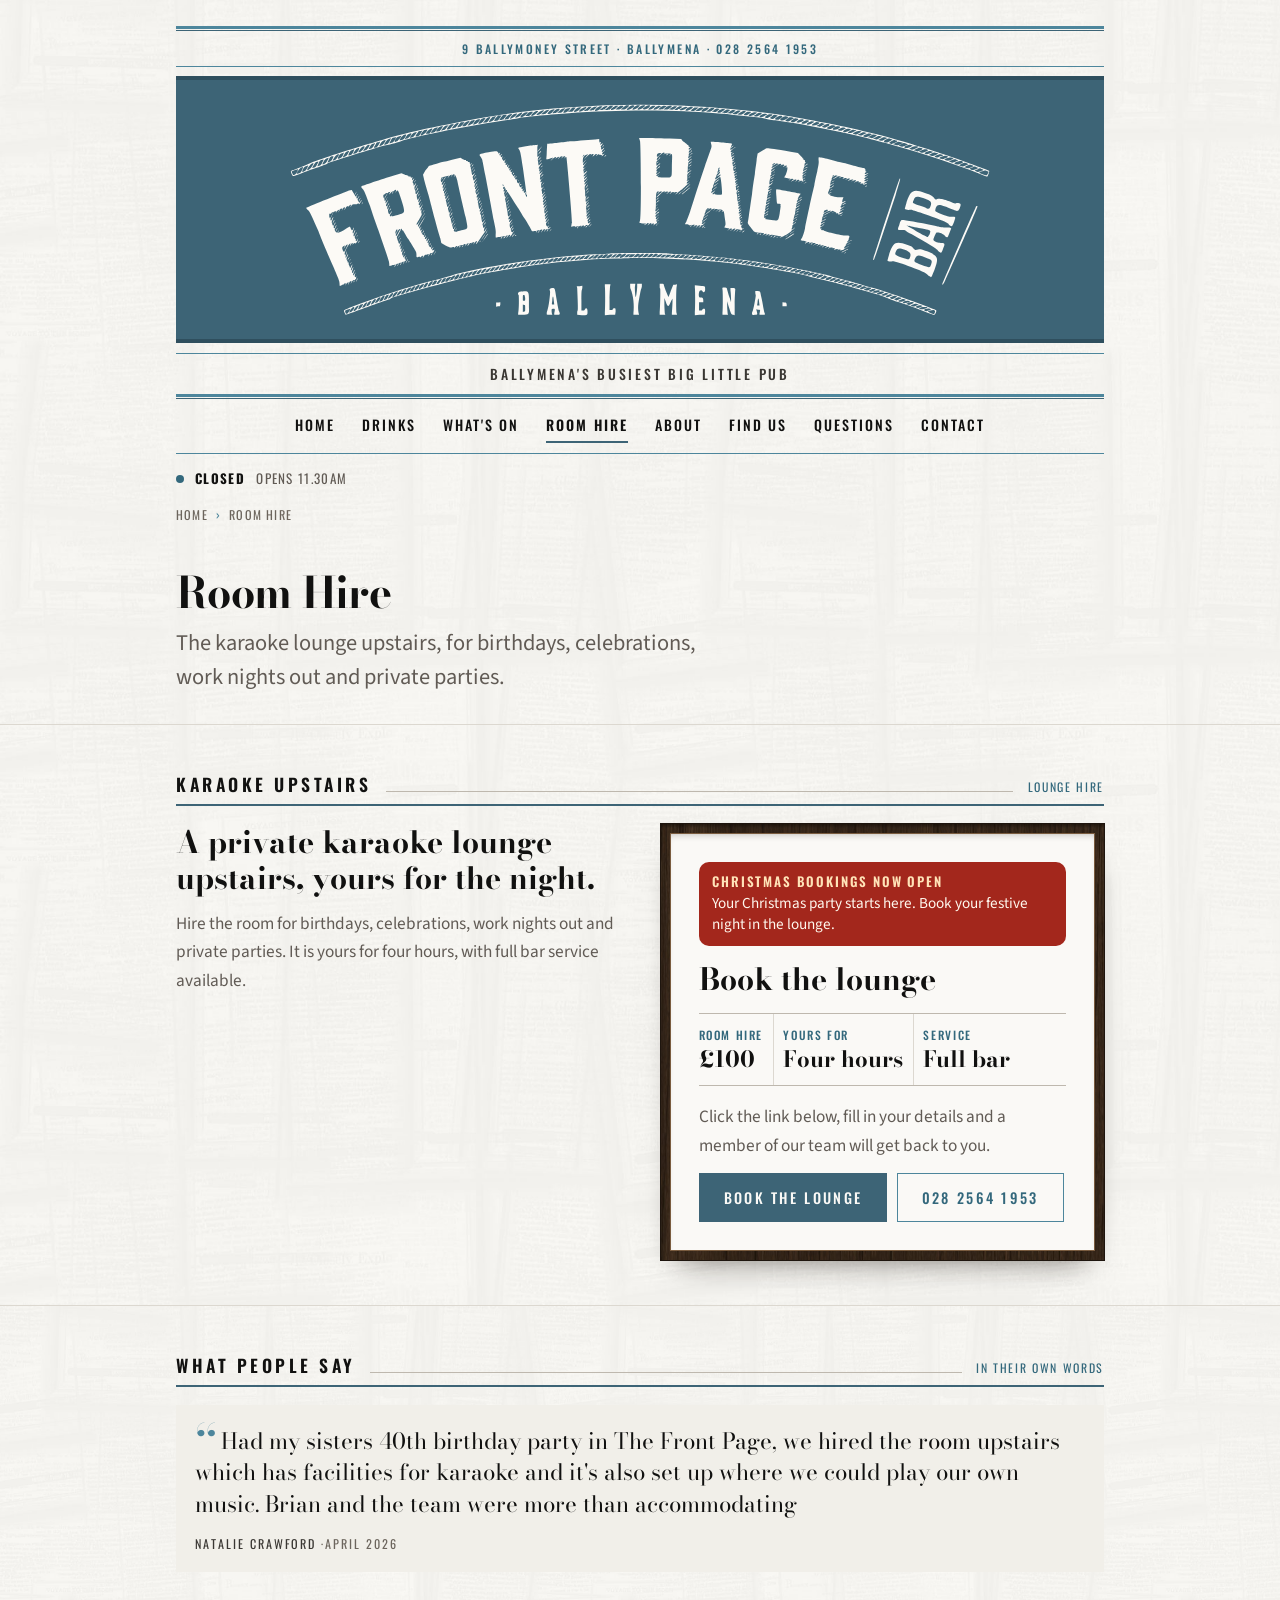
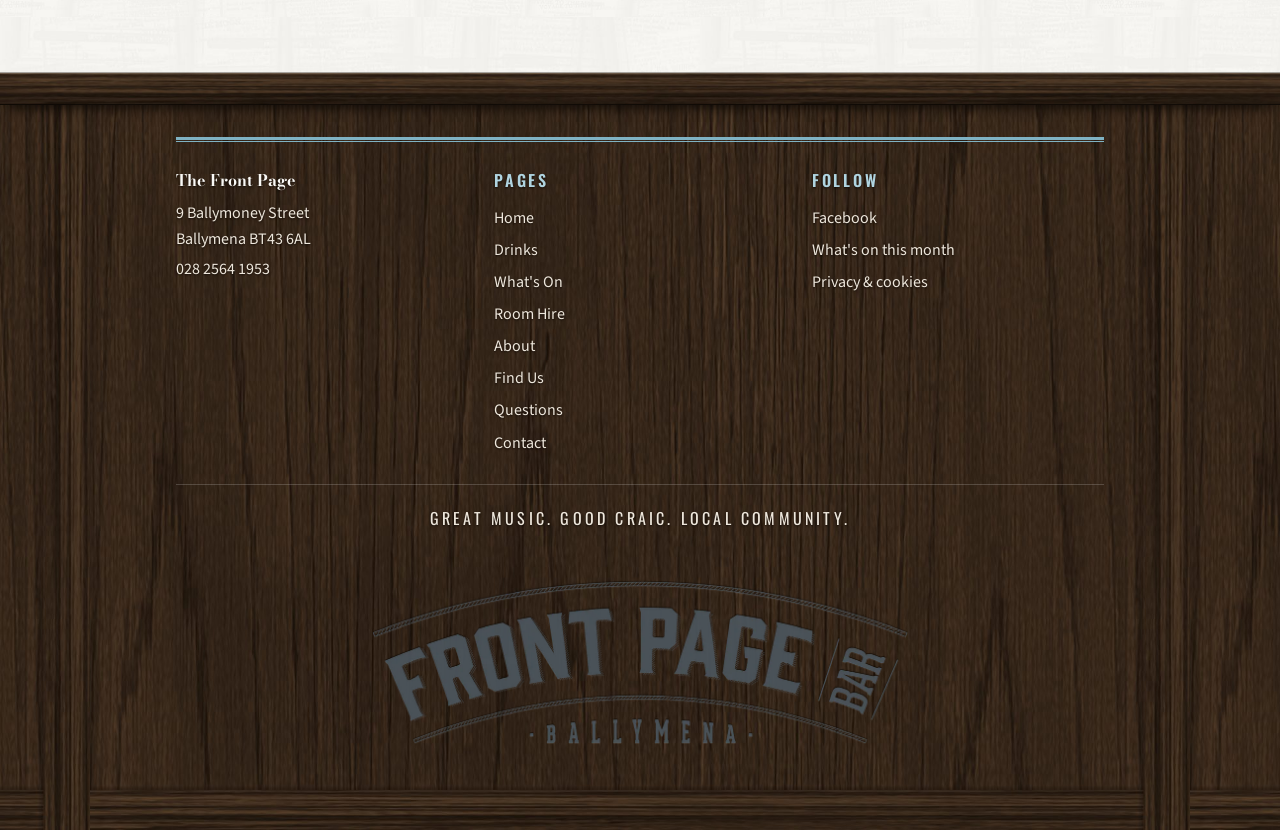
<file: room-hire.html>
<!doctype html>
<html lang="en-GB" class="look-oak">
<head>
<meta charset="utf-8">
<meta name="viewport" content="width=device-width, initial-scale=1">
<title>Room Hire | The Front Page Bar, Ballymena</title>
<meta name="description" content="Hire the private karaoke lounge upstairs at The Front Page, Ballymena: £100 for four hours, with full bar service available.">

<link rel="canonical" href="https://thefrontpagebar.com/room-hire.html">
<meta property="og:type" content="website">
<meta property="og:site_name" content="The Front Page Bar">
<meta property="og:title" content="Room Hire | The Front Page Bar, Ballymena">
<meta property="og:description" content="Hire the private karaoke lounge upstairs at The Front Page, Ballymena: £100 for four hours, with full bar service available.">
<meta property="og:url" content="https://thefrontpagebar.com/room-hire.html">
<meta name="twitter:card" content="summary_large_image">
<link rel="icon" href="favicon.ico" sizes="48x48">
<link rel="icon" href="assets/img/favicon-32.png" sizes="32x32" type="image/png">
<link rel="apple-touch-icon" href="assets/img/apple-touch-icon.png">
<link rel="manifest" href="site.webmanifest">
<meta name="theme-color" content="#3D6476">
<link rel="preconnect" href="https://fonts.googleapis.com">
<link rel="preconnect" href="https://fonts.gstatic.com" crossorigin>
<link rel="stylesheet" href="https://fonts.googleapis.com/css2?family=Bodoni+Moda:opsz,wght@6..96,600;6..96,700;6..96,900&family=Oswald:wght@400;500;600&family=Source+Sans+3:ital,wght@0,400;0,600;1,400&display=swap">
<link rel="stylesheet" href="assets/css/site.css?v=8496f734">

<script type="application/ld+json">{"@context":"https://schema.org","@type":"BreadcrumbList","itemListElement":[{"@type":"ListItem","position":1,"name":"Home","item":"https://thefrontpagebar.com/index.html"},{"@type":"ListItem","position":2,"name":"Room Hire","item":"https://thefrontpagebar.com/room-hire.html"}]}</script>
</head>
<body>

<a class="skip" href="#main">Skip to content</a>
<div class="runhead" id="runhead">
  <div class="runhead__in sheet">
    <a class="runhead__name" href="index.html"><picture><source type="image/webp" srcset="assets/img/logo-sm.webp?v=aea6c464"><img src="assets/img/logo-sm.png?v=f793d2e6" width="420" height="132" alt="The Front Page Bar"></picture></a>
    <span class="runhead__mid">Ballymena's Busiest Big Little Pub</span>
    <button class="runhead__burger" type="button" id="burger2"
            aria-expanded="false" aria-controls="drawer">Menu</button>
  </div>
  <i class="runhead__bar" id="progress"></i>
</div>
<header class="mast">
  <div class="sheet">
    <div class="rule rule--d"></div>
    <p class="mast__kicker">9 Ballymoney Street &middot; Ballymena &middot; <a href="tel:+442825641953">028 2564 1953</a></p>
    <div class="rule"></div>
    <a class="mast__name" href="index.html"><svg class="plate plate--logo" viewBox="0 0 1502 461" style="aspect-ratio:1502/461" role="img" aria-label="The Front Page Bar, Ballymena" focusable="false"><g class="plate__g"><path pathLength="1" d="M1478 154C1416 130 1350 108 1290 92C1277 88 1264 85 1260 84C1228 73 1107 48 1040 39C1030 38 1020 36 1018 35C1015 34 971 29 947 27C938 26 928 25 925 25C837 16 702 16 599 24C565 26 505 32 493 34C490 35 477 37 464 39C383 51 283 71 242 83C237 85 221 90 206 93C164 105 88 129 84 131C84 132 75 135 65 139C55 142 38 148 29 152C8 160 11 159 8 154C5 147 5 147 12 145C22 141 44 132 48 130C59 125 123 104 173 89C184 86 197 82 201 81C254 64 381 38 455 27C649 -1 850 -1 1043 26C1077 31 1092 34 1154 46C1195 54 1259 69 1293 79C1351 95 1438 124 1456 132C1459 133 1469 137 1478 140C1488 144 1496 147 1496 147C1497 148 1492 160 1492 159C1491 159 1485 157 1478 154ZM14 155C16 155 20 150 21 145C22 143 22 143 15 145C11 147 8 148 8 148C7 148 11 156 11 156C11 156 13 156 14 155ZM1493 153L1495 149L1491 147C1487 146 1487 146 1481 148C1473 150 1473 150 1482 154C1491 157 1491 157 1493 153ZM24 152C27 151 28 149 30 145C33 138 33 138 28 140C25 141 17 153 19 153C19 153 21 153 24 152ZM36 147C37 147 39 145 41 141C44 134 44 134 41 136C36 137 35 138 32 143C31 146 30 148 30 149C30 149 30 149 31 149C32 149 34 148 36 147ZM1478 147C1485 145 1485 145 1480 143C1477 141 1476 141 1471 144C1464 146 1464 147 1468 148C1471 150 1472 150 1478 147ZM50 139C53 135 55 130 54 130C50 130 41 140 41 145C41 147 48 142 50 139ZM1469 143L1473 141L1469 139C1466 137 1465 137 1460 140C1453 142 1453 143 1457 144C1460 146 1463 145 1469 143ZM62 133C66 126 66 126 60 128C58 129 52 138 52 141C52 141 53 141 56 140C59 139 60 138 62 133ZM1458 139L1463 137L1460 135C1459 135 1457 134 1456 134C1455 134 1453 134 1451 135C1449 136 1446 137 1445 138L1442 139L1445 140C1450 142 1452 142 1458 139ZM73 129C77 122 77 122 71 124C68 125 67 127 65 131C62 138 62 138 66 136C70 135 71 134 73 129ZM1447 135L1452 133L1449 131C1445 129 1444 129 1437 132L1432 135L1434 136C1439 138 1442 138 1447 135ZM1438 130C1442 129 1441 128 1437 126C1433 125 1421 129 1422 131C1423 133 1429 134 1432 133C1434 132 1436 131 1438 130ZM78 132C80 131 82 129 84 125C88 118 87 118 83 120C80 121 79 122 76 127C72 134 73 134 78 132ZM95 121C98 115 98 115 93 116C90 117 89 119 87 123L84 129L88 128C91 127 93 125 95 121ZM1425 127C1431 125 1431 124 1426 123C1423 122 1422 122 1414 125L1410 127L1413 128C1417 130 1419 130 1425 127ZM101 123C103 123 109 113 109 112C107 110 100 114 98 120C94 126 94 126 101 123ZM1415 123L1420 121L1417 119C1413 118 1412 118 1405 120L1400 123L1402 124C1407 126 1410 126 1415 123ZM1403 120C1410 117 1410 117 1405 115C1402 114 1390 117 1390 120C1390 120 1395 122 1397 122C1397 122 1400 121 1403 120ZM111 120C114 119 115 117 117 114C120 107 120 107 117 109C112 110 111 111 108 116C105 122 106 122 111 120ZM128 110C131 104 131 104 127 105C124 106 122 108 120 112C116 119 116 119 121 117C124 116 126 114 128 110ZM1392 116C1399 114 1399 113 1394 112C1391 111 1390 111 1385 113C1379 116 1378 117 1382 118C1386 119 1387 118 1392 116ZM1382 113L1388 110L1384 109C1379 107 1379 107 1373 110L1367 113L1371 114C1376 116 1375 116 1382 113ZM133 113C135 113 137 111 139 107C142 101 142 100 139 102C134 103 133 104 130 110C128 115 128 115 133 113ZM150 104C153 97 153 97 148 99C146 100 144 101 142 105C138 112 138 111 143 110C146 109 147 108 150 104ZM1371 109C1377 107 1377 106 1372 105C1369 104 1368 104 1363 106C1357 109 1357 110 1360 111C1365 112 1367 111 1371 109ZM1360 106C1367 103 1367 103 1362 101C1358 101 1357 101 1352 103L1346 106L1349 107C1353 109 1354 109 1360 106ZM155 106C158 105 165 96 163 95C162 93 155 97 153 102C149 108 149 108 155 106ZM1350 103C1355 100 1355 99 1350 98C1347 97 1345 98 1341 100L1335 103L1339 104C1343 106 1344 106 1350 103ZM166 103C169 102 175 93 174 92C172 89 167 93 163 100C160 104 160 105 162 104C163 104 165 103 166 103ZM1344 96C1344 94 1336 94 1330 97C1324 100 1324 99 1331 102C1332 102 1344 98 1344 96ZM183 93C186 88 186 87 185 88C184 88 182 89 181 89C179 89 177 91 175 95C171 102 171 101 176 100C179 99 181 98 183 93ZM1328 96L1333 93L1329 92C1326 91 1325 91 1320 93C1314 96 1313 97 1317 98C1321 99 1323 98 1328 96ZM188 97C190 96 191 95 194 90C197 86 197 84 196 85C195 85 193 86 192 86C190 86 189 87 188 88C188 89 186 92 185 94C182 98 183 98 188 97ZM1318 93L1323 90L1319 89C1315 87 1314 87 1308 90L1303 93L1305 94C1310 96 1312 96 1318 93ZM199 93C204 92 211 80 207 81C202 82 200 84 197 89C194 95 194 95 199 93ZM1307 90L1312 87L1308 86C1303 84 1303 84 1297 87L1291 90L1295 91C1300 93 1301 93 1307 90ZM210 90C213 90 214 88 217 83C220 77 220 77 218 78C213 79 211 81 208 86C204 92 204 92 210 90ZM1295 87C1301 84 1302 83 1298 82C1296 82 1295 81 1294 81C1292 80 1281 87 1283 88C1284 88 1285 89 1286 89C1289 90 1290 89 1295 87ZM221 87C224 87 227 83 231 75C231 75 229 75 226 76C222 77 222 77 219 83C215 89 215 89 221 87ZM1285 83L1290 80L1286 79C1282 77 1281 78 1276 80C1271 83 1270 85 1274 86C1278 87 1279 86 1285 83ZM232 84C234 84 242 74 242 72C242 71 233 74 232 76C226 84 226 87 232 84ZM1275 76C1271 75 1270 75 1265 78L1259 81L1263 82C1267 83 1268 83 1273 80L1279 77L1275 76ZM250 75C253 69 253 69 248 70C246 71 244 72 241 76C237 83 237 82 242 81C246 80 247 79 250 75ZM1263 77L1268 74L1264 73C1260 72 1259 72 1254 75L1248 78L1252 79C1254 80 1256 80 1257 80C1257 80 1260 79 1263 77ZM255 78C257 77 265 68 263 67C262 66 255 69 254 71C253 72 252 74 251 76C249 79 249 80 250 79C251 79 253 78 255 78ZM1251 75C1257 72 1258 71 1252 70C1248 69 1247 70 1243 72L1237 75L1241 76C1246 78 1245 78 1251 75ZM265 75C268 75 269 73 272 69C275 65 275 63 274 64C273 64 271 65 270 65C268 65 266 67 263 71C259 77 259 77 265 75ZM1241 72L1246 69L1242 67C1238 67 1237 67 1234 69C1227 72 1226 73 1229 74C1234 75 1235 75 1241 72ZM277 73C279 72 281 71 283 67L287 61L283 62C280 62 278 63 278 63C278 63 277 65 275 68C271 74 271 74 277 73ZM1231 65C1227 64 1227 64 1221 67L1215 70L1219 71C1223 72 1224 72 1229 69L1235 66L1231 65ZM294 65C299 58 299 58 291 60C289 60 283 69 283 71C283 73 291 69 294 65ZM1219 66L1224 63L1220 62C1215 61 1202 67 1206 68C1207 68 1208 69 1209 69C1212 70 1213 69 1219 66ZM302 67C303 66 309 57 308 57C306 54 294 64 294 68C294 68 301 68 302 67ZM313 64C313 64 315 62 317 59C321 53 320 53 315 55C312 55 305 63 305 66C305 66 313 65 313 64ZM1208 63L1213 61L1210 60C1209 60 1207 59 1206 59C1205 59 1202 60 1199 62C1194 65 1194 65 1196 66C1200 67 1203 66 1208 63ZM1196 62C1202 59 1202 58 1197 57C1191 56 1180 63 1186 64C1190 65 1191 64 1196 62ZM324 62C325 61 331 52 331 52C330 52 329 52 327 52C323 53 321 54 316 62C316 64 322 63 324 62ZM1190 56C1188 53 1182 54 1177 57L1172 60L1175 61C1179 62 1180 62 1185 59C1188 58 1191 56 1190 56ZM333 60C334 60 337 57 339 54L343 49L340 50C336 50 334 51 331 55C326 61 326 62 328 61C329 61 331 60 333 60ZM1174 57C1179 54 1179 53 1174 52C1170 51 1159 57 1163 59C1167 60 1170 59 1174 57ZM344 58C346 57 348 56 350 52C355 46 355 46 347 48C345 48 339 57 339 58C339 59 340 59 344 58ZM1163 55C1166 53 1168 52 1168 51C1168 50 1160 49 1159 50C1158 50 1155 52 1153 53L1149 56L1152 57C1157 58 1158 58 1163 55ZM356 55C358 55 365 46 364 45C363 43 356 47 353 51C349 56 349 57 352 56C353 56 355 55 356 55ZM1152 52C1160 47 1152 45 1143 50C1138 53 1138 54 1146 55C1146 55 1149 54 1152 52ZM367 53C368 53 370 51 373 48L377 42L374 43C372 43 370 43 369 43C368 43 361 53 361 54C361 54 362 54 363 54C364 54 366 53 367 53ZM1145 47C1146 47 1145 46 1143 46C1142 46 1140 45 1139 45C1138 45 1136 46 1133 48L1127 51L1130 52C1132 52 1134 53 1134 53C1135 53 1143 49 1145 47ZM380 50C381 50 383 47 385 45L388 40L384 41C380 42 376 45 373 49L372 52L375 52C378 51 380 51 380 50ZM394 46C399 39 400 38 395 39C390 40 390 40 386 46L383 50L386 50C389 49 391 48 394 46ZM1130 48C1135 45 1135 44 1130 43C1127 42 1116 48 1118 50C1121 51 1126 50 1130 48ZM401 47C403 47 410 39 410 37C410 37 408 37 406 37C402 38 400 39 396 46L394 49L396 48C398 48 400 47 401 47ZM1119 45C1124 42 1124 42 1118 41C1115 41 1105 46 1107 48C1110 49 1115 48 1119 45ZM416 42C418 40 420 38 420 36L422 34L418 34C415 35 413 36 413 36C410 39 406 45 406 46C406 48 414 45 416 42ZM1108 43C1113 40 1113 40 1107 39C1104 39 1094 44 1096 46C1099 47 1104 46 1108 43ZM1100 38C1098 36 1093 37 1089 39C1084 43 1084 44 1088 44C1091 45 1102 40 1100 38ZM426 42C428 40 433 32 431 32C427 32 424 34 422 37C421 39 419 41 418 42L416 45L420 44C422 44 425 43 426 42ZM1085 40C1090 37 1090 36 1085 35C1082 34 1081 35 1079 36C1078 37 1076 39 1075 39C1072 41 1072 42 1076 43C1078 43 1079 43 1080 43C1080 43 1082 42 1085 40ZM438 39C440 37 441 35 442 33L444 30L440 31C435 32 436 32 431 38L428 43L432 42C435 41 437 40 438 39ZM1074 38C1080 35 1080 34 1076 33C1071 32 1070 32 1065 36L1061 40L1064 41C1068 42 1069 42 1074 38ZM448 39C448 39 450 37 452 34C456 28 456 28 454 29C452 29 450 29 449 29C447 29 440 38 440 40C440 41 448 40 448 39ZM460 37C460 36 462 34 464 32L467 27L464 27C462 27 460 28 459 28C457 29 451 38 451 39C451 39 459 38 460 37ZM1064 36L1068 32L1064 31C1059 30 1058 31 1051 36C1050 38 1050 38 1051 39C1056 40 1059 39 1064 36ZM1052 34C1059 29 1051 27 1043 32C1038 36 1038 37 1043 38C1047 38 1047 38 1052 34ZM471 35C472 34 473 32 475 30C479 26 479 25 474 26C470 27 466 30 463 35L462 38L466 37C468 37 471 36 471 35ZM1040 33L1045 29L1041 28C1037 27 1037 27 1032 31L1028 34L1030 35C1034 37 1034 37 1040 33ZM485 30C490 25 490 24 485 25C481 25 478 27 474 34C471 38 481 34 485 30ZM1029 31C1035 27 1035 26 1029 26C1026 26 1024 27 1021 29C1016 33 1016 33 1020 34C1022 34 1023 34 1024 34C1024 34 1026 33 1029 31ZM496 29C501 22 501 22 497 23C493 24 485 30 485 33C485 35 493 32 496 29ZM507 27C513 22 513 21 508 22C504 22 496 29 496 32C496 34 504 31 507 27ZM1018 29L1023 26L1019 25C1014 24 1003 30 1007 32C1010 33 1014 32 1018 29ZM1007 28C1012 24 1012 23 1007 23C1004 23 1001 24 998 27L993 30L997 31C999 31 1001 31 1001 31C1001 31 1004 30 1007 28ZM519 26C523 21 523 21 521 21C517 20 514 21 510 26L506 30L510 30C513 30 515 30 519 26ZM530 24C535 19 535 19 530 19C526 20 519 26 519 29C519 31 527 28 530 24ZM996 26L1001 23L997 22C992 22 983 26 983 29C983 31 992 29 996 26ZM535 27C537 27 546 20 546 18C546 16 538 19 534 23C530 27 529 29 531 28C532 28 534 27 535 27ZM984 25C989 22 989 21 983 21C979 20 971 27 973 28C977 29 980 28 984 25ZM973 24C978 20 978 19 973 19C970 19 968 20 964 23L959 26L962 27C964 27 966 27 967 27C968 27 970 26 973 24ZM554 21L558 16L554 17C550 17 548 19 545 22L540 26L545 26C549 26 550 26 554 21ZM961 23C967 19 967 18 962 18C959 18 956 19 953 22L948 25L952 26C955 26 956 26 957 26C957 26 959 25 961 23ZM563 23C564 21 566 19 567 18L569 15L565 16C560 17 556 20 554 24C552 27 560 26 563 23ZM952 21L955 18L951 17C947 17 945 18 942 21L937 24L941 24C946 25 947 25 952 21ZM576 20C581 15 581 14 575 15C572 16 570 17 567 20L564 24L567 24C571 24 572 24 576 20ZM941 19L944 17L939 16C935 16 934 17 930 20L926 23L930 23C935 24 936 24 941 19ZM588 18L592 13L588 14C584 15 582 16 579 19L574 23L579 23C583 23 584 23 588 18ZM929 15C924 15 916 19 916 22C916 24 924 23 928 19L933 16L929 15ZM599 18C601 15 603 13 602 13C596 13 590 15 588 21C585 25 594 23 599 18ZM917 18L921 15L917 14C913 14 911 15 908 18L904 21L907 21C912 22 913 22 917 18ZM610 17L614 12L610 12C607 12 605 13 602 17L597 21L602 21C606 21 607 21 610 17ZM622 16L626 11L622 11C618 11 610 18 610 20C610 23 618 20 622 16ZM905 18C911 14 911 13 905 13C902 13 900 14 897 17L892 20L895 21C897 21 899 21 899 21C900 21 903 20 905 18ZM633 16C638 11 638 10 633 11C628 12 621 17 621 20C621 22 629 19 633 16ZM894 17C899 13 899 12 894 12C890 12 882 17 882 20C882 22 890 20 894 17ZM644 15L648 10L644 10C641 10 640 11 636 15L631 19L635 19C639 19 640 19 644 15ZM871 16L876 12L871 12C867 11 866 12 863 15L859 18L862 19C864 19 866 19 866 19C866 19 869 18 871 16ZM883 16L887 13L883 12C880 11 878 12 872 17L869 19L874 19C878 19 880 19 883 16ZM656 14L660 9L656 10C652 10 651 11 647 14L643 18L647 18C651 18 652 18 656 14ZM667 14L671 9L667 9C663 9 655 15 655 18C655 21 663 18 667 14ZM860 15C865 11 865 10 860 10C856 10 848 15 848 18C848 20 856 18 860 15ZM678 13C683 9 683 8 677 9C674 9 672 11 669 14L665 17L670 17C674 17 675 17 678 13ZM690 13L694 8L690 8C686 8 685 9 681 13L676 17L681 17C685 17 686 17 690 13ZM701 12L705 8L701 8C697 8 689 14 689 16C689 19 698 16 701 12ZM828 12L830 9L826 9C823 9 821 10 817 13L813 16L817 16C821 17 824 16 828 12ZM838 13L842 10L838 9C834 9 832 10 829 13L824 17L829 17C833 17 834 17 838 13ZM849 14L853 11L849 10C846 10 836 15 836 17C836 19 846 17 849 14ZM712 13C717 9 717 8 711 8C708 8 707 9 703 12L699 16L704 16C707 16 709 16 712 13ZM723 13C729 8 729 7 724 7C721 7 719 8 715 12L710 16L715 16C718 16 720 16 723 13ZM734 13C740 9 740 7 735 7C732 7 723 14 723 16C723 18 731 16 734 13ZM747 12L751 7L747 7C742 7 735 13 735 16C735 18 743 15 747 12ZM758 12C763 8 763 7 758 7C754 7 745 14 746 16C747 17 754 16 758 12ZM769 13C774 8 774 7 769 7C766 7 756 14 757 15C759 17 765 16 769 13ZM781 12C783 10 784 8 784 8C783 8 781 8 780 8C777 7 769 13 769 16C769 18 776 16 781 12ZM792 12L796 9L792 8C788 8 780 13 780 16C780 18 787 16 792 12ZM804 12L808 9L803 8C799 8 798 9 794 12L790 16L795 16C799 16 800 16 804 12ZM815 13C820 9 820 8 815 8C811 9 809 9 806 12L801 16L806 16C811 16 812 16 815 13Z"/><path pathLength="1" d="M354 312C355 309 355 309 350 310C346 311 345 310 336 306L327 301L325 291C323 286 318 269 314 253C310 238 304 215 301 203C298 192 293 176 291 168L288 155L293 146C297 142 300 138 300 137C300 136 306 135 325 129C329 128 340 126 350 123L368 119L373 122C375 123 378 124 379 124C379 124 380 124 380 125C379 125 380 126 382 126C383 126 384 127 384 128C384 128 385 128 386 128C387 128 388 129 388 131C388 134 389 134 390 132C391 131 392 130 392 131C392 132 391 133 390 133C389 135 388 138 390 139C390 139 390 141 390 142C391 143 391 145 391 146C391 147 392 150 392 152C393 157 393 157 397 153C400 150 400 150 397 155C394 158 394 160 394 161C395 162 395 164 395 164C395 165 396 167 396 167C396 168 397 168 399 165L403 161L400 166C395 173 396 176 400 171L404 167L401 172C399 174 398 178 398 179L398 182L400 180C400 178 402 176 403 175C405 173 404 176 400 181C399 183 398 186 400 186C400 186 402 185 403 183C404 181 406 179 406 179C406 179 405 182 403 184C400 188 400 190 400 192C401 194 401 195 402 197C402 198 403 198 405 195C409 191 409 192 405 197C401 202 402 207 406 202C408 200 408 200 406 203C404 206 403 210 405 210C405 210 406 210 406 210C406 209 407 208 408 206C411 202 411 205 407 209C405 212 405 213 405 215C406 216 406 218 406 218C406 219 407 222 407 224L408 229L411 225C413 222 414 220 414 220C415 220 411 227 410 229C409 230 408 234 410 234C410 234 412 233 413 230C415 228 416 227 416 227C416 228 414 230 413 232C410 236 409 239 411 240C411 240 412 241 412 242C412 245 414 257 415 257C415 257 417 256 418 254C420 252 421 250 421 251C421 251 419 254 418 256C415 259 415 261 415 262C416 263 416 265 416 265C416 266 417 268 417 268C417 269 418 269 420 266L423 263L420 267C419 269 418 272 418 274L418 277L421 273C424 267 425 267 422 274C415 284 402 304 401 303C401 303 401 301 402 300C404 298 404 297 402 297C401 297 400 298 396 303C395 305 395 305 396 302C398 299 398 298 395 300C393 300 391 301 390 301C389 300 387 301 386 304C385 306 383 307 383 307C383 307 383 305 384 304L386 301L384 302C382 302 381 303 381 304C380 304 379 306 378 307C377 309 377 309 378 306C380 303 378 302 375 304C375 304 374 305 372 305C367 306 363 307 363 308C362 308 361 310 360 311C359 313 359 313 360 310C363 306 359 306 355 311C353 313 353 313 354 312ZM362 276C364 275 369 274 373 273C385 270 384 271 379 246C374 225 364 182 361 167C358 155 354 151 350 157C349 159 348 160 347 160C347 160 347 160 348 159C350 156 350 155 348 155C347 155 345 157 343 159C341 163 340 163 342 159C344 156 344 156 340 158C337 159 334 159 331 160C327 160 326 163 326 167C327 173 327 173 332 166C334 162 336 160 337 160C337 160 335 163 332 167C330 170 328 174 328 175C328 178 330 177 332 174C335 169 336 170 332 175C330 179 329 185 331 184C331 184 333 181 334 179C335 177 336 175 336 176C337 176 335 178 334 181C329 189 330 194 335 186C336 184 338 182 338 183C338 183 336 185 335 188C333 190 332 193 333 194C333 196 334 196 335 194C336 193 337 191 338 190C339 188 339 189 337 193C335 195 334 198 334 199C334 202 336 201 338 198C339 196 340 194 340 194C341 194 340 196 337 200C335 203 335 204 336 206C336 208 337 208 339 204C341 201 342 199 342 199C343 199 342 201 341 203C337 208 336 210 337 212C338 213 338 214 338 215C339 221 340 224 341 224C341 224 342 224 342 224C342 223 343 222 344 220L347 217L345 220C344 222 343 224 342 225C341 227 341 228 342 230C342 231 343 233 343 234C343 237 344 237 347 233C348 231 349 229 349 229C350 229 349 231 348 232C344 239 344 239 345 244C346 249 347 250 348 247C349 246 350 244 351 243C352 242 352 242 350 246C347 250 347 251 348 253C348 254 349 257 349 258C349 261 349 261 354 254L356 252L354 255C353 256 352 259 351 260C350 262 350 263 351 265C351 266 352 268 352 269C352 271 352 271 353 271C353 271 354 271 354 271C354 270 355 269 356 267C358 265 358 265 356 269C353 273 353 278 356 276C356 276 357 276 357 276C357 278 358 278 362 276Z"/><path pathLength="1" d="M216 345C216 340 215 338 193 274C187 258 179 235 175 222C164 192 163 190 159 185C156 182 156 181 157 180C158 179 200 165 226 157L242 152L247 154C249 155 252 156 252 156C252 156 253 156 253 156C253 157 254 157 255 157C256 157 257 158 257 159C258 159 259 159 260 159C261 159 262 159 262 161C263 162 263 162 264 161C266 160 266 162 265 163C264 164 264 165 265 166C265 168 266 167 267 165C268 164 269 163 269 163C270 163 269 165 268 166C266 169 265 172 267 173C267 173 268 175 268 177C268 180 268 180 273 173C274 172 273 173 272 177C269 182 269 183 272 190C272 191 272 193 272 194C273 198 273 198 276 194C278 191 279 190 279 190C280 190 278 192 277 195C274 199 274 199 276 208C277 209 278 208 279 206C281 203 282 201 282 201C283 201 282 203 280 206C278 210 277 214 279 214C279 214 280 213 281 211C282 209 283 208 284 208C284 208 283 210 281 213C279 216 279 217 279 219C280 221 281 221 283 217C286 212 286 213 283 218C279 225 280 229 285 222C288 217 288 218 285 224C282 229 282 232 284 232C284 232 285 231 286 229C286 228 287 226 288 226C289 225 288 227 286 230C284 234 284 235 285 238C286 240 285 241 280 250C277 255 274 260 274 261C275 263 276 262 283 251C289 241 295 232 292 238C291 240 287 246 283 252C279 259 277 264 277 265C278 267 279 266 285 256C288 251 292 246 293 244C294 243 291 248 287 255C280 266 278 270 281 270C281 270 282 269 283 268C283 267 284 266 284 266C285 266 284 268 283 269C281 274 282 276 285 273L288 270L286 273L284 277L286 281C289 285 289 285 291 282C291 280 292 279 292 280C293 280 292 281 291 283C290 285 289 288 291 288C291 288 292 288 293 286C293 285 294 285 294 285C295 285 294 286 293 288C291 292 292 294 295 291L298 288L296 292C295 295 295 296 296 297C296 297 297 297 298 295C299 294 299 292 300 292C301 292 300 294 299 296C297 299 297 301 299 301C299 301 300 300 301 299C301 297 302 296 302 297C303 297 302 299 301 300C299 303 299 303 301 307C304 311 304 311 306 308C306 306 307 305 307 306C308 306 307 307 306 309C305 311 305 312 306 313C306 315 307 314 308 312C309 310 310 310 310 310C310 311 309 313 309 313C306 315 308 318 311 316C313 314 313 314 312 317C310 321 309 322 307 322C307 322 306 322 305 322C304 322 302 324 302 325C301 327 300 329 300 329C299 329 299 329 300 327C301 325 301 324 298 325C296 326 295 326 293 326C292 326 291 328 289 330C287 334 287 333 288 329C289 328 288 328 287 328C286 328 285 329 284 330C284 332 283 332 283 331C282 330 281 330 279 330C274 332 274 332 274 326C274 320 275 322 257 293C251 284 247 276 246 275C246 274 245 274 245 274C244 274 244 274 243 272C243 270 241 270 240 274C239 275 237 280 235 283L232 288L234 295C237 304 237 304 240 300C242 295 242 296 240 302C237 307 238 312 240 307C241 306 242 304 242 304C243 304 242 306 241 307C240 311 239 314 241 314C241 314 243 313 244 311C245 309 246 307 246 308C246 308 245 311 243 313C241 317 241 320 243 320C243 320 244 319 245 317C245 316 246 314 247 314C247 314 247 316 245 318C243 322 243 324 244 326C244 328 245 328 247 323C248 320 250 318 250 319C250 319 249 322 247 324C245 329 245 334 248 330C251 326 252 325 250 329C248 333 248 333 250 335C252 338 252 339 250 339C249 339 249 340 249 340C249 341 248 341 246 341C245 341 243 342 243 342C243 343 241 343 240 343C238 343 237 344 237 344C236 345 235 345 234 345C232 345 231 346 231 346C231 347 230 347 230 347C229 347 226 347 223 348C216 351 216 351 216 345ZM236 278C238 274 240 271 239 271C237 269 229 282 230 285C231 287 232 286 236 278ZM232 277C234 273 234 272 232 272C231 272 229 276 229 280C229 282 229 282 232 277ZM223 240C223 239 223 239 222 241C220 245 220 245 234 241C251 236 251 238 240 203C235 188 234 187 231 191L228 194L230 191C232 187 229 186 226 190C225 191 225 191 225 191C225 189 221 191 219 194C216 198 215 198 217 194C219 191 219 191 217 192C215 192 214 193 213 194C212 195 212 195 212 195C212 193 209 194 207 196C206 197 205 198 204 198C203 198 203 205 205 205C205 205 206 207 206 209C206 212 207 212 208 210C209 209 210 207 211 205C213 203 212 204 210 208C208 212 207 216 209 216C209 216 210 215 211 213C212 211 214 209 214 209C214 209 213 212 212 214C210 217 209 220 209 221C210 223 211 223 213 219C214 217 215 216 216 216C216 216 215 218 213 221C212 224 211 226 212 227C212 230 212 230 215 225C216 223 217 221 217 221C218 221 217 224 215 226C213 231 213 231 214 236C216 241 216 241 219 236C221 234 222 232 222 233C222 233 221 236 219 238C217 242 217 243 218 244C219 244 220 244 220 243C221 242 222 241 223 240Z"/><path pathLength="1" d="M460 291C460 290 460 289 461 288C463 287 463 285 461 286C459 287 457 287 451 288C448 288 445 289 444 289C443 290 443 289 443 283C444 277 443 272 439 253C435 231 432 215 421 157C418 143 416 129 415 127C415 124 413 120 411 117C407 111 406 111 428 107C447 104 446 104 449 109C449 111 450 111 451 109C453 108 453 108 452 110C450 113 452 116 454 113C454 112 455 111 456 111C457 111 456 112 455 113C453 116 454 119 457 117L459 115L458 117C456 120 456 120 458 123L460 126L463 124L465 122L463 125C461 129 462 132 465 129C467 126 467 127 465 130C463 134 465 136 468 133C470 130 470 131 468 134C467 136 467 137 468 138C469 139 469 139 470 137C470 136 471 135 472 135C473 135 472 136 471 137C469 140 470 143 473 141L475 139L473 142C471 145 473 148 475 145C476 144 477 143 477 143C478 143 477 144 476 145C474 148 475 151 478 149L480 147L478 150C477 152 477 153 478 154C479 154 480 156 480 157C481 159 481 159 483 157L485 155L484 158C482 160 482 160 484 162C485 164 486 165 486 166C486 166 487 166 488 165C490 163 490 163 489 165C488 167 488 168 489 171L491 174L494 172L496 170L494 173C493 175 493 176 494 179C496 183 497 183 499 180C499 179 500 179 500 179C501 179 500 180 499 181C497 184 498 187 501 185L503 183L501 186C499 189 501 192 503 189C504 188 505 187 505 187C506 187 505 188 504 189C502 192 503 195 506 193L508 191L507 194C505 197 506 199 508 197C509 195 509 196 501 140C497 112 496 108 494 103L491 98L493 97C494 97 502 96 511 94C519 93 528 92 530 92L533 91L532 96C532 99 532 103 532 106C532 109 532 112 532 114C532 116 532 117 532 117C533 117 535 116 537 114L540 111L536 116C533 120 533 121 533 125C534 128 534 131 534 132C534 134 535 135 535 136C535 136 536 135 538 133C543 128 543 129 538 135C533 142 534 146 540 139C541 137 543 135 543 136C543 137 541 139 539 140C537 142 536 145 536 146C536 149 536 149 540 145L544 141L540 146C535 152 535 156 540 151L544 148L541 152C538 156 537 157 538 159C538 160 538 162 538 162C536 166 539 167 542 163L546 159L542 164C537 170 537 174 543 169L547 165L543 169C540 173 540 174 540 179C541 185 541 185 545 181C548 178 548 177 546 180C545 182 544 184 542 185C541 187 541 188 541 189C542 190 542 192 542 194C541 197 543 197 546 193C548 191 548 191 548 192C547 193 546 195 545 196C544 197 543 199 543 200L543 203L546 199L550 196L547 200C542 207 543 211 548 205C549 203 551 201 551 202C551 202 549 205 547 207C542 213 543 217 548 211C551 208 551 208 550 210C549 212 547 214 546 214C545 216 544 220 545 220C546 220 547 219 549 217L553 213L549 218C544 224 544 229 549 223C551 221 553 219 553 220C553 220 551 222 550 224C547 227 547 228 547 232C547 239 548 239 551 235C552 234 554 232 554 232C555 232 553 234 551 237C546 243 547 248 552 241C554 239 554 239 554 240C553 241 552 243 551 244C549 246 548 250 549 250C550 250 551 249 553 247L556 244L553 248C549 254 548 259 553 254C554 252 556 250 556 250C557 250 556 252 555 253C550 259 550 259 551 263L553 266L556 264L558 262L556 265C553 269 554 272 558 268C559 267 560 266 560 267C560 269 556 272 553 272C552 271 550 272 548 275C546 277 546 278 547 275C548 274 549 272 549 272C548 271 544 273 544 273C544 274 543 275 542 276L540 279L541 276C543 273 543 272 541 272C540 272 539 273 538 273C538 274 537 274 536 274C535 273 534 274 533 274C532 274 530 275 528 275C526 275 524 275 523 276C522 276 521 276 520 275C520 274 514 264 507 252C499 241 493 229 492 228C489 224 478 206 472 197L468 191L465 195L463 198L465 194C468 191 468 188 466 188C464 188 461 194 461 196C462 197 462 199 462 199C462 200 463 202 463 202C463 203 464 203 466 200L470 196L466 201C464 204 463 207 463 208C464 208 464 210 464 212C465 214 465 217 466 222C466 224 467 227 467 228C468 232 469 239 469 241C469 242 470 244 470 244C470 245 471 244 473 242C477 238 477 239 473 244C468 250 470 253 475 248L478 244L475 248C470 255 471 259 475 254L479 250L476 255C473 259 473 260 473 264L474 270L477 266L481 262L478 267C475 271 475 271 476 275C478 279 479 279 481 276C483 274 483 274 482 276C481 277 480 279 480 279C479 279 479 280 479 280C479 281 478 283 475 286C473 289 472 289 473 287C476 282 472 282 468 288C467 289 466 290 466 290C466 289 466 288 467 287C468 287 469 286 469 285C469 284 464 285 464 287C462 290 460 292 460 291ZM510 200C510 198 510 197 508 198C507 199 507 200 508 201C509 203 510 203 510 200ZM464 185C463 183 463 183 461 186C459 190 460 193 463 190C465 188 465 187 464 185ZM462 181C461 180 459 181 459 183C459 186 460 187 462 184C463 183 463 182 462 181ZM459 176C458 175 458 175 458 177C458 179 459 180 460 178C460 178 459 177 459 176Z"/><path pathLength="1" d="M121 450C118 444 118 445 131 439C200 413 252 396 317 379C329 376 342 372 346 371C408 352 557 330 654 325C666 325 680 324 687 323C698 322 808 322 810 323C810 323 823 324 839 325C926 330 1005 339 1086 356C1114 361 1153 370 1157 371C1158 372 1167 374 1177 377C1206 384 1211 386 1249 397C1277 405 1322 421 1370 439C1386 445 1384 444 1382 450C1379 455 1380 455 1366 450C1349 443 1328 435 1304 427C1293 424 1283 420 1281 419C1267 412 1165 384 1123 375C1116 373 1110 372 1109 371C1103 368 1019 353 970 347C898 338 794 331 738 333C731 333 714 334 701 334C640 335 565 342 499 352C461 358 403 368 392 372C389 373 375 376 361 379C313 391 224 416 219 419C219 420 216 421 213 422C201 426 159 441 141 448C131 451 123 454 123 454C123 454 122 452 121 450ZM126 452C128 451 133 443 133 441C133 441 122 444 122 445C121 446 123 452 124 452C124 452 125 452 126 452ZM1380 449C1382 444 1378 442 1370 445C1364 447 1364 447 1371 450C1378 453 1379 453 1380 449ZM134 448C137 447 143 439 141 438C140 436 135 440 133 444C130 450 130 450 134 448ZM148 440C152 434 151 433 148 435C145 436 140 443 140 446C140 448 147 443 148 440ZM1367 445C1373 443 1373 442 1369 441C1364 439 1354 443 1358 445C1361 447 1361 447 1367 445ZM1364 439C1366 437 1356 437 1351 438L1346 441L1350 442C1353 443 1361 441 1364 439ZM153 441C156 440 162 430 159 431C158 431 157 432 155 432C154 432 152 434 151 438C149 443 149 443 153 441ZM163 438C165 437 170 427 169 427C166 427 163 430 160 435C158 439 158 440 159 439C160 439 162 438 163 438ZM1349 438C1355 436 1355 435 1351 434C1346 432 1336 437 1340 438C1343 440 1345 440 1349 438ZM176 429C179 423 179 423 175 425C173 425 172 427 169 431L167 436L170 435C173 434 174 433 176 429ZM1341 434L1346 432L1342 431C1339 430 1338 430 1333 432L1328 434L1331 435C1335 437 1335 437 1341 434ZM1331 431C1334 430 1336 429 1335 428C1334 426 1329 426 1324 428L1319 431L1322 432C1324 433 1325 433 1326 433C1326 433 1328 432 1331 431ZM180 431C183 430 189 422 187 421C186 419 181 423 179 427C176 433 176 433 180 431ZM189 428C192 428 199 418 197 417C196 415 190 419 188 424C185 430 185 430 189 428ZM1322 428C1328 426 1328 425 1323 424C1318 423 1308 427 1313 429C1316 430 1318 429 1322 428ZM204 419C206 416 207 413 206 413C203 413 199 416 197 421C194 427 194 427 198 425C201 424 202 423 204 419ZM1313 425C1319 423 1319 422 1315 421C1312 420 1311 420 1307 422C1301 424 1301 425 1304 426C1308 427 1309 426 1313 425ZM213 416C216 410 216 410 212 412C209 413 208 414 206 418L204 423L207 422C210 421 211 420 213 416ZM1304 421C1310 419 1310 418 1305 417C1302 416 1301 416 1298 418C1292 421 1292 421 1295 422C1298 424 1299 424 1304 421ZM1295 418L1300 415L1297 414C1294 413 1293 413 1289 415C1283 417 1283 418 1286 419C1289 421 1290 421 1295 418ZM217 418C220 417 226 409 224 408C223 406 218 410 216 414C214 417 213 419 213 419C214 419 215 419 217 418ZM232 409L235 404L232 405C228 406 223 412 223 416C223 418 230 413 232 409ZM1286 414L1291 412L1288 411C1285 410 1284 410 1280 412C1274 414 1274 415 1277 416C1280 417 1282 416 1286 414ZM241 407C244 401 244 401 240 403C237 403 232 411 232 413C232 415 239 410 241 407ZM1277 411L1282 409L1279 408C1276 407 1275 407 1271 409C1265 411 1265 412 1268 413C1271 414 1273 413 1277 411ZM246 409C247 409 249 406 251 403C253 399 253 398 252 399C251 399 249 400 248 400C247 400 245 403 243 406C241 410 241 411 242 410C243 410 245 409 246 409ZM1267 409C1272 406 1272 406 1271 405C1268 404 1264 404 1259 407C1253 410 1260 412 1267 409ZM1263 403C1263 401 1256 401 1251 403L1246 406L1250 407C1253 408 1263 405 1263 403ZM254 406C257 406 264 397 263 396C261 395 255 398 253 402C250 408 250 408 254 406ZM1249 403C1255 401 1255 400 1250 399C1248 399 1246 399 1242 401L1238 403L1240 404C1242 405 1243 405 1244 405C1244 405 1246 404 1249 403ZM267 402C267 402 269 399 270 397L272 393L270 393C267 393 264 397 261 401L260 405L262 404C264 404 266 403 267 402ZM1241 400C1245 398 1245 397 1240 396C1238 396 1236 396 1233 398C1228 400 1228 400 1231 401C1234 403 1236 403 1241 400ZM273 401C276 400 283 390 280 390C277 391 274 392 272 396C269 402 269 402 273 401ZM288 393C291 387 291 387 287 389C284 389 279 396 279 399C279 401 286 397 288 393ZM1232 397L1236 395L1232 394C1229 393 1228 393 1224 395C1219 397 1219 398 1222 399C1225 400 1227 399 1232 397ZM1223 394L1226 392L1223 391C1220 390 1219 391 1214 393L1209 395L1213 396C1217 397 1218 397 1223 394ZM294 395C295 394 300 386 299 386C298 384 293 387 290 392L288 397L290 396C292 395 294 395 294 395ZM1213 392L1217 390L1214 389C1211 387 1210 387 1206 390C1201 392 1201 393 1204 394C1207 395 1208 394 1213 392ZM302 393C304 392 310 384 309 383C308 381 302 385 300 389C297 394 297 394 302 393ZM1205 386C1202 385 1192 388 1192 390C1192 392 1199 392 1203 390L1208 387L1205 386ZM315 388C319 382 319 380 314 381C312 381 307 389 307 391C307 392 313 389 315 388ZM1194 387C1199 384 1199 384 1195 383C1193 383 1190 383 1187 385C1182 387 1182 388 1185 389C1189 390 1190 389 1194 387ZM321 388C323 387 329 378 328 378C327 376 321 380 319 384C316 389 316 389 321 388ZM1188 381C1185 380 1182 380 1177 383L1173 385L1176 386C1180 387 1190 383 1188 381ZM334 383C334 382 336 380 336 378L338 375L335 376C333 376 331 377 331 377C329 380 326 385 326 386C326 387 332 384 334 383ZM1176 382C1180 380 1180 379 1176 378C1172 377 1162 383 1166 384C1170 385 1171 384 1176 382ZM340 383C341 382 343 380 345 378C346 376 347 374 347 375C348 375 347 377 346 379L343 382L346 381C347 381 349 380 349 380C351 380 357 372 357 371C357 369 353 370 350 373C349 374 348 374 348 374C348 372 341 374 339 376C334 383 334 385 340 383ZM1166 380L1171 377L1167 376C1164 375 1163 376 1159 378C1154 380 1154 381 1158 382C1159 382 1161 382 1161 382C1161 382 1164 381 1166 380ZM1156 378C1160 376 1161 375 1160 374C1157 373 1153 373 1150 375C1146 378 1146 379 1149 380C1150 380 1151 380 1151 380C1151 380 1154 379 1156 378ZM361 377C364 374 367 367 365 368C364 368 363 368 362 368C360 368 354 377 354 379C354 379 361 378 361 377ZM373 371C376 366 376 365 372 366C369 367 368 368 366 372L363 377L367 376C370 376 371 374 373 371ZM1148 375C1152 373 1152 372 1147 371C1146 370 1144 370 1143 371C1143 372 1141 373 1139 374C1136 376 1135 376 1137 377C1141 378 1143 378 1148 375ZM1138 373C1143 370 1143 369 1139 368C1134 368 1125 373 1128 375C1132 376 1134 375 1138 373ZM378 374C379 373 381 371 383 368L386 363L383 364C379 365 378 365 375 370C372 375 373 375 378 374ZM1128 371C1134 367 1134 367 1130 366C1126 366 1115 371 1118 372C1119 372 1120 373 1121 373C1123 374 1124 374 1128 371ZM387 371C389 370 395 363 394 362C393 361 388 363 386 365C385 366 384 369 383 370C381 373 383 373 387 371ZM1120 368L1124 365L1120 364C1116 363 1106 368 1109 370C1113 371 1115 370 1120 368ZM397 369C398 368 401 366 402 363L405 359L401 360C397 361 396 361 393 367C391 370 392 370 397 369ZM1110 366C1115 363 1115 363 1111 362C1106 361 1097 366 1100 368C1104 369 1106 369 1110 366ZM408 366C408 366 410 364 411 362C414 358 414 357 410 358C407 359 402 365 402 367C402 368 408 367 408 366ZM1101 364L1105 361L1102 360C1097 359 1088 364 1091 366C1095 367 1097 367 1101 364ZM419 362C424 357 425 355 421 356C417 357 414 360 412 364C410 367 416 366 419 362ZM1091 362C1096 360 1096 359 1092 358C1088 357 1078 362 1082 364C1085 365 1087 364 1091 362ZM427 362C428 362 430 359 431 357L434 353L431 354C428 355 421 360 421 363C421 364 425 364 427 362ZM437 360C437 360 439 358 440 356C442 354 443 352 443 352C443 352 436 353 435 354C435 354 434 356 432 358C431 360 430 361 430 362C430 362 437 361 437 360ZM1082 360C1087 357 1087 357 1083 356C1079 356 1070 360 1072 362C1074 363 1078 362 1082 360ZM444 359C446 359 452 352 451 351C450 349 445 352 442 356C439 359 439 361 440 360C441 360 443 359 444 359ZM1072 358C1077 356 1077 354 1072 354C1069 354 1062 358 1062 360C1062 361 1069 360 1072 358ZM1063 357C1066 355 1067 354 1066 353C1063 352 1059 352 1055 355L1051 358L1054 359C1056 359 1057 359 1058 359C1058 359 1060 358 1063 357ZM458 354C463 349 463 348 459 349C455 350 452 353 450 357C448 360 455 358 458 354ZM1054 355L1058 352L1055 351C1050 350 1041 355 1044 357C1048 358 1049 358 1054 355ZM467 353C472 348 472 347 468 347C465 347 459 353 459 356C459 358 464 356 467 353ZM477 352C481 346 481 345 478 346C475 346 468 352 468 355C468 356 474 354 477 352ZM1044 353C1049 351 1049 349 1045 349C1041 349 1041 349 1035 348C1032 347 1031 348 1027 350L1023 353L1027 354C1029 354 1031 354 1034 352C1036 350 1038 350 1038 350C1039 350 1038 351 1036 352C1030 356 1037 357 1044 353ZM486 350C491 345 491 344 487 344C484 345 478 350 478 353C478 355 483 353 486 350ZM496 348C501 343 501 342 497 343C494 344 487 350 487 352C487 354 494 351 496 348ZM1025 350L1029 347L1026 346C1022 345 1014 349 1015 351C1016 353 1021 352 1025 350ZM1016 349C1019 346 1020 346 1018 345C1015 344 1012 344 1008 347C1004 350 1004 350 1007 351C1011 352 1011 352 1016 349ZM503 349C504 349 506 347 507 345L510 341L507 341C504 341 497 347 497 350C497 351 501 351 503 349ZM516 344C520 340 520 340 516 340C513 341 511 342 509 345L505 350L509 349C511 349 514 347 516 344ZM1006 347L1010 344L1007 343C1003 343 996 346 996 349C996 351 1003 349 1006 347ZM997 346L1001 343L997 342C993 341 984 346 987 348C991 349 992 349 997 346ZM525 344C530 339 530 338 526 339C522 340 520 341 518 345L516 347L519 347C521 347 523 346 525 344ZM989 343C992 341 991 340 987 340C985 340 982 342 980 343L975 346L979 347C982 347 983 347 989 343ZM535 342C538 339 538 338 537 338C534 337 531 339 528 343L524 347L528 346C531 346 533 344 535 342ZM544 342C548 338 548 336 545 336C542 336 535 342 535 345C535 346 541 344 544 342ZM978 343L982 340L978 339C975 339 974 339 971 341C964 346 971 347 978 343ZM554 340L558 336L555 336C552 335 550 336 547 340L543 345L547 344C550 343 552 342 554 340ZM968 342C971 339 972 339 970 338C967 337 965 337 961 340C954 345 961 346 968 342ZM564 339C568 335 568 334 564 334C561 334 554 340 554 343C554 344 561 342 564 339ZM958 341C963 338 963 336 959 336C954 336 947 342 949 343C953 344 954 344 958 341ZM949 340C951 338 952 336 952 336C950 335 945 336 941 338L938 341L940 342C942 342 943 342 944 342C944 342 946 341 949 340ZM574 337L577 333L573 333C571 333 569 334 567 337L564 341L567 341C570 341 571 341 574 337ZM939 339C944 336 944 334 939 334C937 334 934 335 932 337L928 340L931 341C933 341 934 341 935 341C935 341 937 340 939 339ZM583 336L587 332L584 332C581 332 579 333 576 336L572 340L576 340C579 340 580 340 583 336ZM930 337L934 334L930 333C928 333 925 334 923 336L918 339L921 340C923 340 925 340 925 340C926 340 928 339 930 337ZM593 336C596 332 596 331 593 331C590 331 589 332 586 335L583 339L586 339C589 339 590 339 593 336ZM920 337C925 333 925 332 920 332C915 332 908 338 912 339C916 340 916 340 920 337ZM603 334L606 330L603 330C599 330 598 331 594 337C591 341 599 339 603 334ZM612 334C615 330 615 330 614 330C611 329 607 332 604 335L602 338L605 338C608 337 610 336 612 334ZM910 336C915 332 915 331 910 331C907 331 899 337 901 338C904 339 907 338 910 336ZM622 333C625 329 625 329 622 329C618 330 612 335 612 337C612 339 619 336 622 333ZM901 335C905 331 905 330 901 330C898 330 891 335 891 337C891 339 898 337 901 335ZM631 332L635 328L632 328C629 328 627 329 624 332L620 336L624 336C627 336 628 336 631 332ZM892 333C894 332 895 330 894 330C893 330 891 330 890 330C889 330 887 331 884 333L880 336L884 336C887 336 889 336 892 333ZM641 331L645 327L642 327C639 327 637 328 634 331L630 335L634 335C637 335 638 335 641 331ZM651 331C652 329 654 328 654 327C654 327 652 327 651 327C648 328 641 333 641 335C641 336 647 334 651 331ZM872 333C877 329 877 328 872 328C868 328 861 333 863 335C865 336 868 335 872 333ZM883 332L886 329L882 329C878 329 877 330 874 332L871 335L875 335C878 335 880 335 883 332ZM660 330L664 326L661 326C658 326 656 327 653 330L649 334L653 334C656 334 657 334 660 330ZM670 330L673 326L670 326C667 326 660 331 660 333C660 336 668 333 670 330ZM853 331L857 327L853 327C851 327 849 328 846 330L842 333L845 334C847 334 848 334 849 334C849 334 851 333 853 331ZM862 332C865 330 866 329 865 328C862 327 859 328 855 331L851 334L855 334C858 334 860 334 862 332ZM679 330C684 326 684 325 679 325C677 325 675 326 672 329L668 333L672 333C675 333 677 333 679 330ZM690 329L693 325L689 325C686 325 678 331 679 333C681 334 687 332 690 329ZM835 329L838 326L834 326C832 326 829 327 827 329L823 332L826 333C830 333 831 333 835 329ZM843 331C848 327 848 326 843 326C841 326 839 327 836 330L832 333L836 333C839 333 841 333 843 331ZM698 329C703 325 703 325 698 325C696 326 694 327 692 329L688 332L692 332C694 332 696 332 698 329ZM708 329C713 326 713 324 708 324C706 324 704 325 701 328L697 332L701 332C703 332 705 331 708 329ZM719 328L722 324L719 324C715 324 708 329 708 332C708 334 716 331 719 328ZM804 329C806 328 808 326 808 326C809 326 808 328 806 329L803 332L807 332C811 332 818 328 818 326C818 326 814 326 809 326C801 326 800 326 798 328L794 331L797 332C798 332 800 332 800 332C800 332 802 331 804 329ZM824 330C826 328 827 326 827 326C825 324 821 326 817 329L813 332L817 332C820 332 822 332 824 330ZM725 330C726 330 727 329 729 327L732 325L729 328L726 331L730 331C734 331 735 331 738 328L741 325L733 325C724 325 724 325 721 328L717 331L721 331C723 331 725 331 725 330ZM748 328L751 325L747 324C744 324 743 325 740 328L736 331L740 331C743 331 745 331 748 328ZM757 328L760 324L757 324C754 324 747 329 747 331C747 333 754 331 757 328ZM767 328L770 324L766 324C763 324 762 325 759 328L755 331L759 331C763 331 764 331 767 328ZM777 328L780 325L776 324C773 324 772 325 769 328L765 331L769 331C772 331 774 331 777 328ZM785 329C790 326 790 324 785 324C783 324 781 325 779 328L775 331L779 331C781 331 783 330 785 329ZM796 328C797 327 799 325 799 325C799 323 792 325 788 328L784 331L788 331C791 331 793 331 796 328Z"/><path pathLength="1" d="M768 262C772 258 768 256 764 261C762 262 761 263 760 263C760 263 760 262 762 261L764 259L757 259C749 258 749 259 751 253C754 246 753 91 751 83L749 77L769 77C779 77 800 78 814 78L839 79L842 83C844 85 846 86 846 86C847 87 848 88 850 89C851 91 853 92 854 92C854 92 855 93 854 93C854 94 856 97 857 96C857 96 858 96 858 96C858 97 857 97 856 98C855 98 854 102 856 102C856 102 857 102 858 100C859 99 860 99 861 99C861 99 860 101 858 102C856 104 855 106 855 107C855 109 856 108 859 106C860 104 862 103 862 104C863 104 861 106 859 107C855 109 855 110 855 113C855 114 855 116 855 116C853 117 854 120 855 120C855 120 856 120 856 119C857 119 858 118 860 116C862 115 861 116 858 119C852 124 852 128 858 123C860 122 862 121 862 121C862 122 860 123 858 125C855 127 854 129 854 131C854 133 854 134 854 135C853 136 853 139 853 142C853 145 853 149 852 149C851 151 853 151 857 148C861 145 862 145 859 148C852 153 852 153 852 160C852 163 852 167 851 167C850 169 852 169 856 166C858 164 857 165 855 167C849 173 849 177 856 172C858 170 857 172 853 175C845 183 834 192 833 192C833 192 831 194 830 195C828 196 827 197 826 197C826 197 827 196 828 195L831 193L828 192C826 192 824 193 822 195L819 198L822 195L824 192L821 192C820 192 819 193 818 193C818 194 817 195 815 196C813 197 813 197 816 194C819 190 815 190 811 194C809 195 808 196 807 196C807 196 808 195 809 194L812 192L809 191C807 191 805 192 803 194L800 197L803 194L805 191L803 191C800 191 799 192 791 200C789 202 787 204 786 203C786 203 789 200 792 197C799 192 799 191 796 191C794 191 792 192 791 194C790 195 788 196 787 197C786 197 787 196 789 195C792 192 792 191 790 191C786 191 785 194 785 212C785 221 785 230 784 231C783 234 785 234 788 231C789 230 791 228 791 228C792 228 790 230 788 232C786 234 784 237 784 238C784 240 785 240 788 236C790 234 792 234 792 234C792 235 790 237 788 238C786 240 784 242 784 243C784 246 785 246 788 243C789 242 791 240 791 240C792 240 790 242 788 244C785 247 784 248 785 249C786 251 786 250 789 248L792 245L789 249C786 251 786 253 786 254C788 258 788 259 785 259C784 260 782 261 781 262L778 264L780 262C783 258 778 259 774 262C771 265 771 265 774 262C776 260 776 258 774 258C773 258 771 260 769 262C766 264 766 264 768 262ZM816 160C819 158 819 157 819 135C820 110 820 108 816 113C815 114 814 114 813 114C813 114 813 114 815 113C818 110 817 110 811 110C806 110 805 110 803 111C802 113 801 113 800 113C800 113 800 113 802 112C804 110 804 108 802 108C799 108 787 119 787 122C786 125 788 124 791 121C792 119 794 118 794 118C795 118 793 120 791 122C786 126 786 127 786 131C786 137 786 137 791 133C792 132 794 130 794 131C795 131 793 133 790 135C788 137 786 140 786 141C786 143 787 143 790 139C792 137 794 137 794 137C794 138 792 140 790 141C788 143 786 145 786 146C786 149 787 149 790 146C791 145 791 145 789 147C784 152 785 156 790 152C792 150 794 149 794 149C794 150 792 151 790 153C785 156 785 157 787 158C788 158 790 158 792 156C794 154 794 154 791 157L788 160L797 161C802 161 808 161 810 161C813 161 815 161 816 160ZM792 114C797 109 798 108 793 109C789 109 787 111 787 114C787 118 787 118 792 114Z"/><path pathLength="1" d="M1050 289L1053 287L1041 285C1031 283 1030 283 1027 285C1024 287 1023 287 1026 285C1028 283 1028 283 1026 282C1025 282 1023 282 1022 284C1020 285 1019 285 1018 285C1018 285 1018 285 1020 284C1024 281 1019 280 1015 283L1011 285L1014 283C1016 281 1016 280 1015 280C1007 280 994 278 994 276C994 276 991 272 987 267C983 263 981 258 981 258C981 257 983 247 984 237C986 226 988 208 990 197C991 185 994 166 996 154C997 142 1000 127 1000 121L1002 110L1010 105C1015 102 1019 99 1020 99C1022 98 1032 99 1072 106L1088 109L1093 114C1095 116 1097 118 1097 118C1097 118 1097 119 1098 120C1100 121 1100 122 1100 123C1100 123 1100 124 1101 124C1103 124 1103 125 1103 127C1103 129 1103 129 1104 129C1106 128 1106 129 1104 130C1102 131 1102 132 1102 135C1102 136 1102 138 1102 138C1101 138 1101 140 1100 142C1100 144 1099 146 1099 147C1098 148 1099 148 1104 145C1109 143 1109 144 1103 147C1099 149 1097 152 1098 153C1098 153 1100 153 1102 152C1104 150 1106 150 1106 150C1107 150 1105 151 1103 152C1098 155 1097 157 1098 158C1098 159 1098 161 1098 162C1097 164 1099 164 1102 162C1104 161 1104 161 1102 163C1101 164 1100 164 1100 164C1099 164 1099 165 1099 167C1099 168 1098 169 1096 168C1095 168 1093 168 1091 169C1090 171 1088 171 1087 171C1087 171 1088 171 1089 170C1092 168 1092 166 1089 166C1088 166 1086 167 1084 169C1080 171 1080 171 1083 169C1087 165 1083 164 1077 168L1073 170L1076 167L1079 165L1076 164C1075 164 1072 165 1071 166C1070 167 1069 167 1068 167C1068 167 1068 167 1070 166L1072 164L1069 163C1068 163 1065 162 1063 162C1058 161 1058 161 1062 155C1066 147 1067 135 1063 140C1062 140 1062 140 1062 140C1062 139 1062 138 1063 138C1065 138 1065 137 1064 136C1063 135 1062 135 1059 137C1058 138 1056 138 1055 138C1055 138 1056 138 1057 137C1060 135 1060 135 1058 134C1057 133 1055 134 1052 135C1049 137 1049 137 1051 136C1053 134 1053 132 1050 132C1048 132 1032 143 1031 145C1031 148 1031 148 1034 146C1039 143 1040 142 1037 145C1036 146 1034 148 1033 148C1032 148 1031 150 1031 151C1030 154 1030 154 1034 152C1037 149 1039 148 1039 149C1039 149 1037 151 1034 152C1030 155 1028 158 1029 159C1029 159 1031 159 1032 158C1036 155 1038 154 1038 155C1038 155 1036 157 1033 158C1031 160 1029 162 1029 162C1029 163 1028 165 1028 166C1026 176 1027 178 1031 174C1032 173 1034 172 1034 172C1035 172 1033 174 1031 176C1025 179 1023 185 1028 182C1030 182 1030 182 1027 184C1023 187 1024 190 1029 187C1031 186 1033 185 1033 185C1033 185 1031 187 1028 189C1024 191 1024 192 1024 194C1024 195 1024 197 1024 197C1023 197 1023 199 1023 200C1023 201 1023 203 1022 204C1021 207 1022 207 1026 204C1028 203 1030 203 1030 203C1030 203 1028 205 1025 206C1021 209 1021 209 1021 212C1021 213 1021 214 1021 214C1020 214 1020 215 1020 216C1020 219 1020 219 1024 216C1026 215 1027 214 1027 215C1028 215 1026 217 1023 218C1019 220 1019 221 1019 224C1019 225 1019 227 1019 227C1018 227 1018 228 1018 230C1018 232 1020 231 1023 228C1024 227 1025 226 1025 227C1026 227 1024 229 1021 230C1018 232 1017 234 1017 236C1017 238 1017 238 1022 234C1024 233 1025 233 1025 233C1025 234 1023 235 1020 237C1016 239 1016 240 1016 243C1016 247 1016 248 1018 247C1019 247 1020 247 1019 248C1017 250 1018 250 1032 252C1046 254 1046 255 1049 238C1050 231 1051 224 1051 223C1051 222 1051 221 1051 221C1050 221 1050 221 1051 220C1052 218 1050 217 1046 217C1043 217 1043 217 1042 201C1041 189 1041 186 1043 186C1044 186 1087 194 1091 195L1094 196L1090 201C1088 205 1087 207 1088 208C1089 208 1089 208 1088 209C1087 209 1087 210 1086 211C1085 214 1085 214 1092 210C1094 208 1096 207 1096 208C1097 208 1094 210 1091 212C1086 215 1084 217 1085 219C1085 220 1085 221 1084 222C1083 225 1084 225 1088 222C1090 221 1092 221 1092 221C1092 221 1090 223 1087 224C1083 226 1083 227 1083 229C1083 231 1083 233 1082 234C1082 235 1082 236 1082 237C1082 238 1082 238 1082 239C1081 239 1081 241 1079 248C1079 249 1079 251 1078 252C1077 255 1078 255 1082 253C1084 251 1086 250 1086 250C1087 250 1085 252 1082 253C1078 256 1076 259 1077 260C1077 260 1079 260 1081 258C1082 257 1084 256 1084 257C1085 257 1083 258 1080 260C1077 262 1076 263 1076 265C1076 266 1076 268 1075 269C1074 273 1074 273 1079 270C1081 268 1083 268 1082 268C1082 269 1080 270 1078 272C1076 273 1074 274 1074 275C1074 276 1061 285 1053 288C1048 291 1048 291 1050 289ZM1040 137C1047 133 1047 132 1045 132C1043 131 1042 131 1038 134C1036 135 1034 136 1034 137C1033 137 1031 141 1032 141C1032 141 1036 139 1040 137ZM1037 133C1040 131 1040 131 1039 130C1037 130 1033 133 1033 135C1033 136 1035 135 1037 133Z"/><path pathLength="1" d="M965 275L967 273L962 272C957 271 956 272 953 274L949 277L952 274C955 270 955 270 953 270C951 270 949 272 947 273C945 274 944 275 944 275C944 274 945 273 946 273C948 271 948 271 946 270C945 270 944 270 941 272L937 275L940 272L942 270L936 269L931 268L932 265C934 262 934 261 932 248C930 232 930 232 927 234C925 235 925 235 927 233C927 232 928 231 927 231C927 229 918 229 917 230C917 231 916 232 914 232L912 234L915 232C916 231 917 229 917 229C917 228 912 228 911 229C911 230 910 231 908 231C906 233 906 232 909 231L911 228L908 228C906 228 903 230 899 234C892 239 890 241 890 240C890 240 893 237 897 234C904 229 905 228 903 227C901 226 900 227 897 229C895 231 893 232 893 232C893 232 893 231 895 230C898 228 898 226 897 226C895 226 891 231 891 232C891 233 891 235 890 236C889 238 889 239 889 240C889 240 889 242 888 243C887 243 887 245 886 247C886 248 886 250 885 251C883 253 883 255 884 255C885 255 885 256 884 257C881 260 884 261 887 259C891 255 892 255 888 259C885 262 883 263 883 263C882 263 881 264 881 265C880 266 878 267 877 268C875 269 876 268 878 266L880 263L878 263C876 263 874 265 873 266C871 268 870 268 870 268C870 267 871 266 872 266C874 264 874 264 872 263C871 263 869 263 867 265L863 268L866 265L868 262L866 262C864 262 862 263 861 264C860 266 859 266 858 266C858 266 858 265 860 264L862 262L859 263C856 263 855 263 855 262C855 262 853 261 851 261C846 261 846 262 850 255C851 252 856 241 859 230C868 202 877 173 889 138C895 121 901 104 902 101C904 95 904 94 903 90C902 87 902 85 902 85C903 84 947 88 947 89C948 89 947 91 946 93L944 98L947 95L951 93L948 96C947 97 945 98 945 98C944 98 943 102 944 102C945 102 947 101 950 99C953 97 955 96 955 96C955 97 952 98 950 100C943 105 942 110 949 106C951 105 951 105 948 107C946 108 945 110 945 111C946 111 946 113 946 115C946 118 946 118 949 116C950 115 952 114 952 114C953 114 952 115 950 117C948 118 947 119 947 121C947 123 948 123 950 121C950 120 952 119 952 119C953 119 952 120 951 122C947 124 947 128 950 126C952 125 953 124 953 125C953 125 952 126 951 127C949 128 948 129 948 131C949 132 949 134 949 135C949 138 950 138 953 136C954 135 955 134 955 135C956 135 954 136 953 137C950 139 950 139 950 143C951 148 951 148 954 146C957 144 957 144 954 147C949 151 950 154 955 151C956 150 957 149 957 150C958 150 957 151 955 152C953 153 952 155 952 156C952 158 953 158 956 156C957 155 958 155 958 155C958 156 957 157 955 157C954 158 953 160 953 161C953 163 953 163 957 161C959 159 959 159 956 162C952 166 953 168 956 166C958 165 959 165 959 165C960 165 959 166 957 167C955 168 954 170 954 171C954 173 954 173 958 171L960 169L958 172C954 175 954 178 957 176C961 174 962 174 958 177C956 179 955 180 955 181C956 182 956 184 956 186C956 189 957 189 959 187C959 186 961 185 961 185C962 185 961 186 960 188C957 190 956 195 958 198C958 199 959 207 959 210C959 213 960 213 963 211C964 210 965 210 965 210C965 211 964 212 962 213C958 216 959 219 964 216C966 214 966 215 963 217C961 219 960 220 961 221C961 223 962 223 964 221C965 220 966 219 966 220C967 220 965 221 964 222C962 224 961 225 961 227C961 229 962 229 965 226C967 224 967 224 965 227C962 230 961 233 963 233C963 233 964 233 965 232C965 231 966 230 967 230C968 230 967 231 965 233C960 236 960 240 966 237L968 235L966 238C962 241 962 244 965 242C969 239 969 240 966 243C963 245 963 246 963 248C964 248 964 250 964 251C964 254 964 254 966 252C970 250 971 250 967 252C965 254 965 255 965 258C965 262 966 263 968 262C969 261 970 260 970 260C971 260 970 261 969 262C967 264 966 265 968 269C969 271 969 271 970 270C971 270 972 269 972 270C973 270 971 271 969 272C968 274 966 275 965 276C965 277 964 277 964 277C963 277 963 276 965 275ZM926 197C927 196 924 161 922 160C921 159 910 169 910 170C909 173 909 174 908 176C907 178 907 179 907 181C907 182 907 183 906 183C904 185 904 188 905 188C906 188 905 189 905 190C903 191 902 194 903 194C904 194 905 193 907 192C913 188 913 188 909 192C906 195 905 196 906 197C906 197 907 197 908 197C909 195 911 195 910 196C909 198 924 199 926 197ZM917 162C920 160 923 157 923 156C923 154 922 154 919 157C914 160 914 158 918 155C921 153 923 149 921 149C919 149 914 156 914 157C914 159 914 160 913 160C912 162 911 165 911 165C912 165 914 164 917 162ZM921 146C921 145 920 144 919 144C919 144 919 144 920 143C920 143 921 141 921 141C921 138 918 141 918 143C918 144 918 146 917 148C915 152 915 152 919 149C921 148 921 147 921 146Z"/><path pathLength="1" d="M1178 318C1181 315 1177 314 1173 316C1171 317 1171 317 1172 316C1173 315 1174 314 1174 314C1174 313 1168 314 1166 315C1165 316 1164 316 1163 316C1163 316 1164 316 1165 315C1168 313 1167 311 1163 312C1162 312 1162 312 1162 311C1162 310 1156 310 1154 312C1153 313 1152 313 1151 313C1151 313 1152 313 1153 312C1156 310 1156 310 1154 309C1152 308 1151 309 1149 310C1146 312 1145 312 1148 309L1150 308L1148 307C1146 307 1144 307 1142 306C1140 305 1139 306 1136 307L1132 310L1135 307L1138 305L1135 304C1134 304 1131 305 1130 306C1129 307 1128 307 1127 307C1127 307 1128 307 1129 306C1134 303 1129 302 1124 304L1120 307L1123 304L1126 302L1124 301C1122 301 1120 301 1118 300C1116 300 1115 300 1112 302C1109 303 1109 303 1111 302C1115 298 1110 297 1106 301C1104 302 1103 302 1103 302C1103 301 1104 300 1105 300C1108 299 1107 298 1100 296C1097 296 1094 295 1094 295C1094 294 1095 292 1097 289C1099 285 1101 279 1103 270C1104 262 1109 240 1113 221C1117 202 1122 182 1123 177C1124 172 1126 160 1129 149C1132 134 1133 130 1132 124C1132 118 1132 117 1133 118C1134 118 1144 120 1154 122C1164 125 1176 128 1181 129C1186 130 1198 133 1207 136C1216 138 1225 141 1228 141C1231 142 1232 143 1232 145C1232 148 1232 148 1234 149C1235 149 1235 149 1233 150C1229 152 1230 155 1234 153C1239 151 1240 152 1235 154C1229 156 1229 160 1234 158C1239 156 1239 157 1234 159C1228 163 1228 166 1234 163C1239 161 1239 162 1234 164C1229 167 1228 170 1232 169C1233 169 1235 168 1236 167C1236 167 1237 167 1237 167C1237 168 1235 169 1233 170C1229 172 1227 175 1231 174C1236 172 1237 173 1233 175C1230 176 1228 177 1227 177C1226 177 1226 177 1227 177C1227 177 1228 176 1228 175C1228 174 1225 173 1222 175C1220 175 1220 175 1222 174C1225 172 1221 170 1217 172L1214 174L1217 172C1220 169 1216 168 1212 170C1208 172 1206 172 1210 170C1215 167 1210 166 1206 168C1204 169 1202 169 1202 169C1202 169 1203 168 1204 168C1205 168 1206 167 1206 166C1206 165 1201 165 1198 167C1196 168 1195 168 1194 168C1194 168 1195 168 1197 166C1201 164 1198 162 1194 164C1189 166 1187 167 1190 165C1195 162 1191 161 1186 163C1184 164 1182 164 1182 164C1182 164 1183 163 1184 163C1186 162 1186 160 1184 160C1182 160 1180 160 1178 159C1175 158 1174 158 1168 162C1165 164 1161 165 1161 165C1161 165 1164 163 1167 161C1173 158 1173 158 1171 157C1170 157 1168 157 1167 157C1167 158 1165 158 1164 159C1162 159 1162 159 1164 158C1165 157 1166 156 1165 156C1163 156 1160 159 1162 159C1163 159 1163 160 1161 161C1160 162 1160 163 1160 164C1160 165 1160 166 1160 167C1159 167 1159 168 1158 169C1158 171 1158 173 1157 174C1156 177 1157 177 1161 175C1163 173 1165 173 1165 173C1166 173 1164 174 1161 176C1157 178 1156 179 1156 181C1156 183 1156 183 1159 182C1160 181 1162 180 1162 179C1163 179 1163 178 1164 178C1166 178 1163 181 1159 183C1157 184 1155 185 1155 186C1155 187 1154 188 1154 189C1154 190 1154 191 1153 191C1151 194 1154 199 1158 198C1160 196 1160 196 1158 198C1156 200 1156 200 1166 202C1171 203 1175 203 1179 203C1182 203 1185 203 1185 203C1185 204 1184 206 1183 209C1182 215 1182 215 1187 212C1189 211 1191 211 1191 211C1191 211 1189 212 1187 214C1182 216 1181 217 1181 220C1181 221 1181 221 1181 221C1180 221 1180 222 1179 223C1179 226 1180 226 1184 224C1186 223 1187 222 1187 223C1188 223 1186 224 1184 225C1180 227 1178 229 1178 231C1178 232 1179 232 1182 230C1188 227 1188 228 1182 231C1179 233 1177 235 1176 236L1176 238L1180 236C1182 235 1184 235 1184 235C1185 235 1182 237 1179 239C1175 240 1173 241 1174 240C1175 238 1173 237 1170 238C1169 238 1169 238 1169 238C1171 237 1170 236 1166 234L1162 232L1153 237C1148 240 1143 242 1143 242C1143 242 1147 239 1151 237C1159 233 1160 232 1157 232C1153 231 1141 238 1142 241C1142 242 1142 244 1142 244C1141 244 1141 245 1140 246C1140 248 1140 250 1139 251C1138 254 1139 254 1144 251C1146 250 1148 250 1148 250C1148 250 1146 252 1143 253C1140 254 1138 256 1137 257C1137 260 1137 260 1142 257C1147 255 1147 256 1141 259C1137 261 1135 264 1136 265C1136 265 1138 265 1140 264C1142 262 1144 261 1144 261C1145 261 1143 263 1140 265C1135 267 1133 270 1137 270C1138 270 1139 270 1138 271C1136 273 1139 274 1141 273C1141 273 1142 273 1142 273C1142 276 1181 285 1191 285C1198 285 1199 286 1197 290C1196 291 1196 292 1197 292C1197 292 1196 294 1195 296C1191 300 1192 300 1198 297C1201 295 1203 294 1203 295C1203 295 1201 296 1197 298C1192 301 1189 304 1190 307C1190 307 1189 307 1189 307C1188 307 1188 309 1187 310C1186 313 1186 313 1192 310C1195 309 1197 308 1197 308C1197 308 1194 310 1191 311C1187 313 1185 315 1185 315C1185 316 1184 316 1183 316C1182 316 1180 317 1178 318L1175 320L1178 318ZM1148 234C1152 232 1153 231 1151 230C1150 229 1144 231 1144 232C1144 233 1143 234 1143 235C1142 237 1143 237 1148 234Z"/><path pathLength="1" d="M110 388C110 382 108 378 96 350C73 297 69 287 65 276C52 246 47 235 43 231C41 229 39 227 39 226C39 225 107 198 130 189L136 188L139 193C141 196 143 199 143 200C144 202 145 202 147 199C147 198 148 197 149 197C149 197 148 199 147 200C146 201 146 203 146 204C146 207 148 206 150 203C151 201 152 200 152 201C152 201 151 203 150 205C148 208 148 208 150 212C153 216 153 216 155 212C155 211 156 209 157 209C157 209 157 212 155 214C153 217 152 219 152 218C152 216 150 216 148 217C148 218 145 218 143 218C138 218 137 218 135 222C133 225 133 225 134 221C135 218 133 219 130 222C129 224 128 224 128 223C130 220 124 223 123 226C120 231 119 232 121 228C123 223 119 223 116 229C116 231 115 232 114 232C114 232 114 232 115 231C116 227 116 226 113 228C112 228 111 229 111 230C111 230 110 230 110 230C108 229 105 231 103 235C101 238 101 238 103 234C103 232 99 233 98 234C97 235 96 235 95 235C94 235 93 236 92 238C91 239 90 239 90 238C89 238 89 238 88 240C87 242 87 242 88 242C89 241 89 242 88 243C88 244 88 245 89 247C89 249 90 248 93 242C95 238 97 235 97 236C97 236 95 240 93 243C90 249 90 253 92 253C92 253 93 252 94 249C95 247 96 246 97 246C97 246 96 248 95 251C93 255 93 256 94 260C96 265 97 266 99 260C100 258 101 257 101 257C102 257 101 259 99 262C97 266 97 268 98 269C99 270 100 270 101 266C102 264 103 263 103 263C104 263 103 265 102 267C99 272 99 272 101 276C102 278 106 280 106 278C106 277 106 276 107 275C109 273 109 273 108 275C106 279 106 280 110 278C115 276 121 273 126 269C133 265 132 265 134 270C136 275 137 275 139 271C139 270 140 268 141 268C141 268 141 269 140 271C138 276 137 280 139 281C139 281 140 279 141 277C142 274 143 273 143 273C144 273 143 275 142 278C138 286 140 290 144 282C145 280 146 278 146 278C147 278 146 281 144 284C142 287 142 289 143 291C143 293 144 293 146 289C147 286 148 284 148 284C149 284 148 287 146 289C144 294 144 297 146 297C146 297 147 296 148 294C148 293 149 291 150 291C150 291 149 293 148 297C146 300 144 302 144 302C143 300 141 300 139 303L138 305L138 303C139 299 135 301 134 305C133 306 132 307 132 307C132 307 132 306 133 304C133 303 134 302 133 302C131 299 119 321 121 325C122 328 122 328 124 323C125 321 126 318 126 318C126 318 126 321 125 323C121 331 123 336 126 328C127 326 128 325 128 325C129 325 128 327 127 329C124 334 124 335 127 340L128 344L131 340C132 337 133 335 133 335C134 335 133 338 131 340C129 345 129 346 130 348C131 350 132 352 132 353C133 355 133 354 135 350C138 345 138 346 136 352C133 359 134 363 137 356C140 351 140 352 138 358C136 362 136 365 138 365C138 365 139 364 140 361C141 359 142 357 142 358C143 358 142 360 141 362C139 367 138 369 140 370C140 370 141 369 142 367C143 365 144 363 144 363C144 363 144 365 143 367C142 371 142 374 144 374C144 374 145 373 146 372C147 369 147 369 146 371C146 373 145 375 145 376C146 377 145 378 144 378C143 378 143 379 143 379C143 380 142 380 142 380C139 380 138 381 136 384C135 386 134 388 134 387C134 387 134 385 135 384C136 383 135 382 135 382C132 382 131 384 130 387C129 389 128 390 128 390C128 390 128 389 129 387C129 386 130 385 129 385C128 384 125 387 124 389C123 391 122 392 122 392C122 392 122 391 123 390C124 387 122 386 120 388C120 389 118 390 116 390C115 391 112 392 112 392C110 393 110 392 110 388ZM124 312C126 308 128 304 127 304C126 303 123 306 121 310C119 313 118 315 118 315C118 315 119 313 120 310C122 305 122 305 118 308C115 310 115 311 117 317C120 321 119 322 124 312Z"/><path pathLength="1" d="M624 267C626 265 626 263 625 264C624 264 622 265 620 265C618 265 615 265 614 266C613 268 613 268 613 266C613 265 613 265 609 265L604 266L605 261C605 259 606 257 606 256C607 255 595 119 594 118C593 117 592 118 591 119L588 121L590 119C594 115 589 115 585 119C582 121 582 121 584 119L586 116L584 116C582 116 580 118 578 120C576 122 575 122 577 120C581 115 577 116 570 121L566 125L570 121C575 116 570 116 564 122C560 126 559 126 563 122C567 118 566 118 558 121C554 122 552 123 551 122C551 122 552 115 552 106L553 89L556 89C558 89 567 88 576 87C586 86 597 85 601 84C609 84 638 81 655 80L664 79L664 83C665 87 665 87 666 86C668 85 668 85 667 88C665 91 666 92 668 90C672 87 673 87 670 91C668 93 667 95 667 95C668 96 668 98 668 99C668 100 669 101 669 102C669 102 670 102 672 100C675 96 676 98 672 102C668 105 669 109 673 105C675 103 676 103 676 103C676 104 675 105 673 106C668 111 670 114 675 110C677 108 676 109 674 112C670 116 667 118 670 115C671 114 667 111 666 113C666 113 665 113 664 112C662 111 661 112 659 114C657 116 656 116 658 114C661 110 657 110 653 114C649 117 649 117 651 114C654 110 650 110 645 114L642 117L645 114L647 111L645 111C643 111 640 114 636 118C630 124 630 124 635 118C640 112 641 111 638 112C632 113 629 118 629 124L629 130L633 126L637 122L633 127C628 133 628 138 634 132C638 127 638 129 633 134C628 141 629 144 635 138C638 136 637 136 634 140C631 143 630 145 630 146C631 146 631 148 631 150C631 154 631 154 634 150C636 149 637 147 638 147C639 147 637 149 635 152C629 158 629 162 636 156L639 153L636 157C630 163 630 167 635 162L639 159L637 162C636 164 634 166 633 166C632 168 631 171 633 171C633 171 634 170 636 168C637 167 639 165 639 165C640 165 638 167 636 169C631 175 631 179 636 174L640 171L636 175C633 180 633 180 633 185C634 188 634 193 634 196C634 204 634 203 638 199L642 195L638 199C635 203 635 204 635 209C635 214 635 214 640 210L643 207L640 211C637 213 636 216 636 217C636 220 636 220 639 216C641 215 642 214 642 214C643 214 641 216 639 218C636 222 636 222 636 227C637 230 637 234 637 235L637 239L640 235L644 232L640 237C635 243 636 248 641 241C643 240 644 238 644 239C645 239 643 241 641 242C636 248 636 252 641 247L645 244L642 248C639 252 638 254 640 255C640 255 641 256 640 256C639 258 642 260 643 258C644 257 645 256 645 256C646 256 645 257 644 259C643 260 642 261 642 262C643 262 642 263 640 263C639 264 638 264 638 263C638 262 635 263 631 266C629 268 629 268 630 267C634 263 630 262 625 266C624 268 623 268 624 267ZM632 113C632 112 630 113 629 116C628 118 628 118 630 116C632 114 633 113 632 113Z"/><path pathLength="1" d="M1369 372C1367 371 1365 369 1364 368C1362 363 1294 338 1289 340C1286 341 1279 340 1279 338C1279 338 1281 331 1283 323C1292 298 1297 296 1322 305C1329 307 1331 308 1334 312L1338 316L1342 315C1345 314 1348 314 1350 314C1354 315 1374 322 1375 323C1375 324 1377 325 1378 326C1387 332 1387 338 1379 359C1372 376 1373 375 1369 372ZM1372 347C1375 339 1374 337 1365 334C1346 325 1342 325 1338 334C1335 341 1335 341 1352 348C1370 354 1369 354 1372 347ZM1327 332C1330 323 1328 320 1316 315C1303 311 1300 311 1297 319C1294 326 1295 326 1309 332C1325 337 1325 337 1327 332Z"/><path pathLength="1" d="M1413 264C1412 264 1410 262 1409 260C1407 257 1398 253 1349 236C1332 230 1328 229 1326 230C1324 231 1317 230 1316 228C1316 228 1318 221 1320 213C1329 188 1334 185 1359 194C1372 198 1377 201 1380 207C1381 208 1382 209 1385 207C1391 206 1396 207 1411 212C1422 217 1423 217 1425 216C1428 215 1429 215 1432 216C1436 217 1436 219 1433 227C1430 233 1428 234 1420 230C1389 217 1386 217 1382 226C1380 234 1379 233 1396 240C1409 245 1412 245 1416 245C1425 244 1425 245 1421 256C1417 266 1417 266 1413 264ZM1371 222C1374 213 1372 211 1355 205C1341 201 1338 201 1335 209C1332 216 1331 215 1347 221C1354 223 1361 226 1363 227C1367 229 1369 228 1371 222Z"/><path pathLength="1" d="M1390 320C1388 319 1386 317 1386 316C1384 313 1364 301 1331 282C1324 279 1319 276 1319 275C1317 273 1314 273 1309 273C1300 274 1300 273 1304 263C1306 255 1308 253 1309 252C1312 251 1340 256 1380 264C1397 268 1402 268 1405 268C1409 267 1415 268 1415 270C1415 270 1413 275 1411 280C1407 291 1406 291 1400 284C1396 280 1386 277 1383 279C1382 280 1377 292 1377 294C1377 297 1387 301 1393 301C1402 301 1402 302 1398 312C1394 323 1394 323 1390 320ZM1369 282C1372 273 1373 274 1346 269C1334 266 1323 264 1322 264C1318 263 1320 264 1327 268C1331 270 1336 273 1338 274C1346 279 1363 288 1365 288C1365 288 1367 285 1369 282Z"/><path pathLength="1" d="M793 450C794 443 795 399 794 398C793 398 793 395 793 393L793 388L797 388C801 388 802 389 802 391C804 398 811 416 812 416C812 415 815 409 817 402L822 390L826 390L830 389L829 395C828 402 828 444 829 450L830 454L824 454L819 454L819 450C820 442 821 419 820 420C820 420 818 424 816 428C812 438 810 438 806 426L803 418L803 432C803 440 804 449 804 451L805 454L799 454L793 454L793 450Z"/><path pathLength="1" d="M927 451C928 446 928 405 927 400C926 396 927 395 933 396L936 397L940 411C943 419 945 426 945 426C946 428 945 408 944 402L944 397L947 397C954 397 955 398 954 403C954 405 953 418 953 431L953 455L950 454C946 454 946 454 940 436L937 425L937 436C937 442 938 449 938 451L939 454L933 454L927 454L927 451Z"/><path pathLength="1" d="M491 451C493 446 493 413 492 412C489 410 491 406 494 405C512 402 514 403 514 419C514 425 514 433 514 438C515 453 514 454 500 454L491 454L491 451ZM506 440C506 433 506 433 504 433L501 432L501 440L501 448L504 447C506 447 506 447 506 440ZM506 418C505 413 505 412 503 412C501 412 501 413 501 418C501 424 501 424 503 424C506 424 506 424 506 418Z"/><path pathLength="1" d="M552 452C552 451 552 448 553 446C556 440 560 408 559 404C557 399 558 398 563 397C570 397 569 396 573 421C575 433 577 444 578 446C581 453 581 454 574 454L568 454L568 451C570 442 570 441 566 441C562 441 562 442 563 451L564 454L558 454C552 454 552 454 552 452ZM567 424C566 413 565 412 564 421C564 425 563 429 563 430C563 432 563 432 565 432L568 432L567 424Z"/><path pathLength="1" d="M868 450C869 443 869 402 868 396L868 391L878 392C891 393 890 392 890 400C890 406 886 408 884 403C883 402 882 401 880 402C876 402 875 417 879 417C885 417 886 418 886 423L886 427L881 427L877 427L877 436L877 445L880 445C882 445 883 445 884 443C884 442 886 441 887 441C890 441 890 442 890 448L889 454L878 454L868 455L868 450Z"/><path pathLength="1" d="M737 450C739 436 737 412 731 399C730 397 730 394 730 392L730 388L735 388L741 388L740 395C740 402 741 417 742 416C743 415 745 399 745 394L745 388L750 388L755 388L755 393C755 395 754 397 754 398C753 398 752 406 750 415C747 431 746 438 748 450L749 454L743 454L737 454L737 450Z"/><path pathLength="1" d="M990 452C990 451 990 448 991 447C993 444 998 416 998 413C998 412 997 409 997 407L997 403L1001 403C1007 403 1008 404 1009 413C1010 417 1012 426 1013 432C1014 439 1016 446 1016 448C1019 454 1018 454 1012 454L1006 454L1006 451C1008 443 1008 443 1003 443L999 442L1000 446C1002 454 1002 454 996 454C990 455 990 454 990 452ZM1005 426C1004 417 1003 417 1002 425C1002 429 1001 432 1001 433C1001 434 1001 434 1003 434L1006 434L1005 426Z"/><path pathLength="1" d="M676 450C677 444 677 398 676 394L676 389L682 389L688 389L687 394C687 397 686 409 686 422L686 444L689 444C691 444 692 444 693 442C693 441 695 440 696 440C699 440 699 441 699 447L698 454L687 454L676 455L676 450Z"/><path pathLength="1" d="M627 455L617 454L617 451C617 449 617 446 618 445C619 443 618 422 617 397L616 393L622 393L628 392L628 396C628 398 627 401 627 401C626 402 626 410 626 424L626 445L629 445C631 445 632 445 633 443C636 438 639 440 639 447C639 455 639 455 627 455Z"/><path pathLength="1" d="M1396 389C1396 388 1426 318 1455 252C1461 238 1467 226 1467 225C1468 222 1471 221 1471 223C1471 224 1466 236 1460 250C1443 289 1412 359 1402 381C1399 388 1396 392 1396 389Z"/><path pathLength="1" d="M1249 337C1248 337 1249 333 1250 329C1252 325 1257 307 1263 289C1291 205 1304 165 1305 164C1308 161 1305 170 1296 200C1267 288 1251 337 1250 337C1249 337 1249 337 1249 337Z"/><path pathLength="1" d="M1055 436C1055 435 1055 433 1055 431L1055 427L1059 428C1063 428 1063 428 1064 432L1064 436L1060 436C1058 436 1056 436 1055 436Z"/><path pathLength="1" d="M444 432L444 428L449 428L453 427L453 432L452 436L448 436L444 437L444 432Z"/><path pathLength="1" d="M833 197C833 197 837 193 843 189C848 184 853 179 855 178C856 177 858 175 858 175C859 175 855 180 845 188C834 197 833 198 833 197Z"/><path pathLength="1" d="M1068 288C1078 281 1080 280 1080 281C1080 282 1063 293 1061 293C1060 293 1063 291 1068 288Z"/><path pathLength="1" d="M840 197C840 197 843 194 848 190C857 183 858 182 858 183C858 183 843 196 841 197C840 197 840 197 840 197Z"/><path pathLength="1" d="M419 291C423 285 426 281 427 281C427 281 414 300 413 300C413 300 416 296 419 291Z"/><path pathLength="1" d="M1182 320C1184 319 1195 313 1195 314C1195 314 1182 321 1181 321C1181 321 1181 321 1182 320Z"/><path pathLength="1" d="M910 173C910 172 919 165 920 165C921 165 919 167 916 169C910 173 910 174 910 173Z"/><path pathLength="1" d="M908 180C909 179 918 172 918 173C918 173 916 175 913 177C910 180 908 181 908 180Z"/><path pathLength="1" d="M251 344C251 343 256 334 256 335C257 335 252 344 251 344C251 344 251 344 251 344Z"/><path pathLength="1" d="M206 205C206 204 212 195 212 196C212 196 211 199 209 201C207 205 206 206 206 205Z"/><path pathLength="1" d="M536 101C539 98 541 95 541 95C542 95 539 99 536 103L531 107L536 101Z"/><path pathLength="1" d="M416 288C418 285 420 282 420 282C421 282 419 285 417 288C415 292 412 294 412 294C412 294 414 292 416 288Z"/><path pathLength="1" d="M535 110C537 106 540 104 540 105C540 106 538 108 536 110L532 113L535 110Z"/><path pathLength="1" d="M1190 306C1191 305 1201 300 1201 301C1201 301 1191 306 1190 306C1190 306 1190 306 1190 306Z"/><path pathLength="1" d="M271 186C271 185 276 177 276 177C277 177 274 183 272 185C272 186 271 187 271 186Z"/><path pathLength="1" d="M909 185C911 184 913 182 914 181C915 181 915 182 913 183C911 185 908 187 907 188C906 188 907 187 909 185Z"/><path pathLength="1" d="M855 132C856 131 862 126 862 127C862 128 860 129 858 131C856 132 855 133 855 132Z"/><path pathLength="1" d="M637 180C639 178 640 176 640 176C641 176 639 180 637 182C634 186 634 185 637 180Z"/><path pathLength="1" d="M785 264C785 263 787 261 789 259L793 256L789 260C785 265 785 265 785 264Z"/><path pathLength="1" d="M1098 169C1101 168 1104 166 1104 166C1105 166 1103 168 1100 169C1097 171 1094 172 1094 172C1094 172 1096 171 1098 169Z"/><path pathLength="1" d="M888 252C890 251 892 249 893 248C894 248 894 249 892 250C890 252 887 254 886 255C885 255 886 254 888 252Z"/><path pathLength="1" d="M145 383C145 383 146 381 147 378C149 375 150 374 149 375C148 380 145 385 145 383Z"/><path pathLength="1" d="M346 243C346 243 347 241 348 239C351 234 352 235 349 240C347 243 346 244 346 243Z"/><path pathLength="1" d="M273 191C273 191 274 189 275 187C278 182 279 183 276 188C274 191 273 192 273 191Z"/><path pathLength="1" d="M1080 249C1080 248 1087 244 1087 245C1088 245 1086 246 1084 247C1081 249 1080 250 1080 249Z"/><path pathLength="1" d="M1086 219C1086 218 1093 214 1093 215C1094 215 1092 216 1090 217C1087 219 1086 220 1086 219Z"/><path pathLength="1" d="M1183 219C1186 217 1190 215 1190 216C1190 217 1183 220 1182 220C1182 220 1182 220 1183 219Z"/><path pathLength="1" d="M537 128C539 124 541 123 541 124C541 125 539 126 538 128L534 131L537 128Z"/><path pathLength="1" d="M1070 282C1071 281 1074 279 1077 277C1081 274 1081 274 1079 276C1076 279 1068 284 1070 282Z"/><path pathLength="1" d="M1081 243C1083 242 1089 238 1089 239C1089 240 1083 243 1081 243C1081 243 1081 243 1081 243Z"/><path pathLength="1" d="M1101 142C1103 140 1109 138 1109 138C1109 139 1107 140 1105 141C1102 142 1100 143 1101 142Z"/><path pathLength="1" d="M95 259C95 258 98 251 99 251C99 251 99 253 98 255C95 260 95 260 95 259Z"/><path pathLength="1" d="M1103 136C1103 135 1108 132 1109 132C1110 132 1109 133 1107 134C1104 136 1103 137 1103 136Z"/><path pathLength="1" d="M857 136C859 135 860 134 861 134C861 135 855 139 854 139C854 139 855 138 857 136Z"/><path pathLength="1" d="M1084 231C1087 229 1091 226 1091 227C1091 228 1086 231 1084 231C1084 231 1084 231 1084 231Z"/><path pathLength="1" d="M887 247C888 247 891 244 893 243C897 240 897 240 895 242C891 246 886 249 887 247Z"/><path pathLength="1" d="M479 285C480 284 482 282 483 281C484 280 484 281 482 284C478 289 477 290 479 285Z"/><path pathLength="1" d="M236 298C236 297 240 290 240 290C241 290 240 292 239 293C237 297 236 299 236 298Z"/><path pathLength="1" d="M1030 164C1032 163 1037 160 1037 161C1037 161 1030 165 1029 165C1029 165 1029 165 1030 164Z"/><path pathLength="1" d="M543 176C545 172 548 170 546 173C545 174 544 176 543 177L540 179L543 176Z"/><path pathLength="1" d="M787 130C787 130 788 128 791 127L794 124L791 127C789 130 787 131 787 130Z"/><path pathLength="1" d="M639 223C641 221 643 219 643 219C644 219 643 221 641 223C636 227 636 227 639 223Z"/><path pathLength="1" d="M393 151C393 151 394 149 396 147C397 145 399 144 399 144C399 145 393 152 393 151Z"/><path pathLength="1" d="M469 234C469 233 470 231 472 229C474 228 474 227 474 228C472 231 469 235 469 234Z"/><path pathLength="1" d="M409 221C410 218 414 214 414 215C414 215 412 218 411 219C409 221 408 222 409 221Z"/><path pathLength="1" d="M1141 248C1142 247 1149 244 1149 244C1149 245 1142 248 1141 248C1141 248 1141 248 1141 248Z"/><path pathLength="1" d="M236 288C237 286 238 284 238 285C239 285 235 292 234 292C234 292 235 291 236 288Z"/><path pathLength="1" d="M287 279C287 279 288 277 288 276C289 275 289 274 290 274C290 274 290 276 289 277C288 280 286 282 287 279Z"/><path pathLength="1" d="M415 251C415 250 417 248 418 246L420 244L418 247C417 249 416 251 415 252C414 253 414 253 415 251Z"/><path pathLength="1" d="M278 199C279 197 280 196 281 196C281 196 277 203 276 203C276 203 277 202 278 199Z"/><path pathLength="1" d="M471 239C472 236 476 232 476 233C476 233 474 236 473 237C471 239 470 240 471 239Z"/><path pathLength="1" d="M1099 159C1099 158 1104 155 1105 155C1106 155 1105 156 1103 157C1100 159 1099 160 1099 159Z"/><path pathLength="1" d="M402 193C402 192 403 190 405 188L408 185L405 189C403 193 402 194 402 193Z"/><path pathLength="1" d="M311 326C311 325 316 317 316 318C316 318 315 320 313 323C312 325 311 326 311 326Z"/><path pathLength="1" d="M468 213C469 211 470 209 471 209C472 208 471 210 470 211C469 213 467 215 467 215C466 215 466 214 468 213Z"/><path pathLength="1" d="M883 268C883 267 885 266 887 264C889 263 890 263 889 263C889 264 887 265 886 267C884 268 883 268 883 268Z"/><path pathLength="1" d="M971 276C972 275 973 274 974 274C974 275 973 276 970 278C968 279 968 279 971 276Z"/><path pathLength="1" d="M341 216C342 215 344 213 345 212C345 211 345 213 343 215C340 220 339 221 341 216Z"/><path pathLength="1" d="M550 230C552 227 553 225 553 225C554 225 550 232 549 233C548 233 549 232 550 230Z"/><path pathLength="1" d="M468 228C468 227 469 225 471 223L474 220L471 224C470 226 468 228 468 228C468 229 468 228 468 228Z"/><path pathLength="1" d="M151 211C151 210 152 209 153 207C154 205 155 204 155 205C155 205 154 207 153 209C152 211 151 211 151 211Z"/><path pathLength="1" d="M352 266C352 266 353 264 354 262C356 260 357 258 357 259C357 259 356 261 354 263C353 265 352 267 352 266Z"/><path pathLength="1" d="M1031 169C1033 168 1035 166 1035 166C1036 166 1035 168 1033 169C1031 170 1029 171 1028 171C1028 171 1029 170 1031 169Z"/><path pathLength="1" d="M1020 241C1022 240 1024 238 1024 238C1025 238 1024 240 1022 241C1020 242 1018 243 1017 243C1017 243 1018 242 1020 241Z"/><path pathLength="1" d="M288 235C289 232 290 231 291 231C291 231 287 238 286 238C286 238 287 237 288 235Z"/><path pathLength="1" d="M327 166C327 165 328 164 329 162C330 161 331 160 331 161C331 161 330 163 329 164C328 166 327 166 327 166Z"/><path pathLength="1" d="M345 227C346 225 347 224 347 224C348 224 344 231 343 231C343 231 344 230 345 227Z"/><path pathLength="1" d="M466 208C466 207 468 205 469 204C471 202 471 203 468 206C465 210 464 211 466 208Z"/><path pathLength="1" d="M468 220C468 219 470 217 471 216C473 214 473 215 470 218C467 222 466 223 468 220Z"/><path pathLength="1" d="M854 162C856 159 860 157 860 158C860 158 858 159 856 161C853 163 853 163 854 162Z"/><path pathLength="1" d="M854 145C854 145 855 143 858 142C861 140 861 139 859 141C857 144 854 146 854 145Z"/><path pathLength="1" d="M1162 169C1164 168 1166 168 1166 168C1167 168 1166 168 1164 169C1162 171 1160 171 1159 171C1159 171 1160 171 1162 169Z"/><path pathLength="1" d="M102 276C102 275 103 273 104 271C105 270 106 268 106 269C106 269 105 272 104 273C103 275 102 276 102 276Z"/><path pathLength="1" d="M127 338C127 337 128 335 129 333C130 332 131 330 131 331C131 331 130 334 129 335C128 337 127 338 127 338Z"/><path pathLength="1" d="M1158 187C1160 186 1162 186 1162 186C1163 186 1162 186 1160 187C1158 189 1156 189 1155 189C1155 189 1156 189 1158 187Z"/><path pathLength="1" d="M417 263C417 263 418 261 419 259C421 258 422 256 422 257C422 258 417 264 417 263Z"/><path pathLength="1" d="M413 246C413 246 414 244 415 242C417 241 418 239 418 240C418 241 413 247 413 246Z"/><path pathLength="1" d="M859 112C861 110 862 109 863 109C863 110 860 112 857 114C856 114 857 113 859 112Z"/><path pathLength="1" d="M350 253C351 250 354 247 354 248C354 248 353 250 351 252C350 254 349 254 350 253Z"/><path pathLength="1" d="M1084 236C1087 233 1090 232 1089 233C1089 234 1087 235 1085 236C1082 237 1082 237 1084 236Z"/><path pathLength="1" d="M1025 200C1028 197 1031 196 1030 197C1030 198 1028 199 1026 200C1023 201 1023 201 1025 200Z"/><path pathLength="1" d="M788 212C790 211 792 209 792 210C793 210 791 211 789 213L785 216L788 212Z"/><path pathLength="1" d="M788 206C790 205 792 203 792 204C793 204 791 205 789 207L785 210L788 206Z"/><path pathLength="1" d="M637 187C639 185 640 184 641 184C641 184 640 186 638 188L634 191L637 187Z"/><path pathLength="1" d="M541 157C543 155 544 154 545 154C545 154 544 156 542 158L538 161L541 157Z"/><path pathLength="1" d="M638 205C640 203 641 202 642 202C642 202 641 204 639 206L635 209L638 205Z"/><path pathLength="1" d="M642 254C643 251 645 250 645 251C645 252 644 253 643 254C640 256 640 256 642 254Z"/><path pathLength="1" d="M951 132C952 130 953 129 954 129C955 129 954 131 951 133C949 134 949 134 951 132Z"/><path pathLength="1" d="M477 274C477 273 478 272 479 270L482 268L480 271C477 275 477 275 477 274Z"/><path pathLength="1" d="M853 157C854 156 856 155 857 153L860 151L857 154C856 156 854 157 853 157C853 157 853 157 853 157Z"/><path pathLength="1" d="M413 239C414 236 417 233 417 234C417 234 416 236 414 238C413 240 412 240 413 239Z"/><path pathLength="1" d="M1022 223C1024 222 1026 221 1026 221C1027 221 1024 223 1021 225C1020 225 1021 224 1022 223Z"/><path pathLength="1" d="M407 216C407 215 408 214 409 212C411 210 411 210 411 211C409 214 407 217 407 216Z"/><path pathLength="1" d="M1026 194C1030 191 1032 190 1029 193C1028 194 1026 195 1025 195C1025 195 1025 195 1026 194Z"/><path pathLength="1" d="M675 117C675 116 676 115 677 114C678 113 679 113 679 113C679 114 678 115 677 116C676 117 675 117 675 117Z"/><path pathLength="1" d="M476 260C477 259 478 257 479 257C480 256 479 258 477 260C474 264 473 265 476 260Z"/><path pathLength="1" d="M398 159C399 158 400 156 401 156C402 155 401 157 399 159C396 163 395 164 398 159Z"/><path pathLength="1" d="M394 142C395 141 396 139 397 139C398 138 397 140 395 142C392 146 391 147 394 142Z"/><path pathLength="1" d="M423 278C424 276 425 274 425 274C426 274 423 280 422 281C421 281 422 280 423 278Z"/><path pathLength="1" d="M638 193C640 191 641 189 642 189C642 189 641 191 639 193C637 195 635 196 635 196C635 196 636 195 638 193Z"/><path pathLength="1" d="M644 264C646 262 647 260 648 260C648 260 647 262 645 264C643 266 641 267 641 267C641 267 642 266 644 264Z"/><path pathLength="1" d="M536 121C538 120 539 118 540 118C540 117 540 117 540 118C541 118 539 120 537 122L533 125L536 121Z"/><path pathLength="1" d="M1089 207C1090 206 1092 205 1094 204C1096 202 1097 202 1096 203C1094 205 1088 208 1089 207Z"/><path pathLength="1" d="M392 138C392 137 393 135 394 134C396 133 396 134 394 136C391 140 390 141 392 138Z"/><path pathLength="1" d="M150 299C151 297 152 296 153 296C153 296 150 302 149 302C149 302 150 301 150 299Z"/><path pathLength="1" d="M217 230C218 228 219 227 220 227C220 227 217 233 216 233C216 233 217 232 217 230Z"/><path pathLength="1" d="M1154 195C1154 194 1160 191 1160 192C1161 192 1159 193 1157 194C1155 195 1154 195 1154 195Z"/><path pathLength="1" d="M1102 173C1104 171 1106 170 1106 171C1106 171 1104 172 1103 173L1099 175L1102 173Z"/><path pathLength="1" d="M143 197C143 196 144 195 145 193L147 191L145 194C144 197 143 198 143 197Z"/><path pathLength="1" d="M959 181C960 180 961 180 962 180C962 181 959 183 957 183C957 183 957 183 959 181Z"/><path pathLength="1" d="M961 201C962 200 963 200 964 200C964 201 961 203 959 203C959 203 959 203 961 201Z"/><path pathLength="1" d="M960 191C961 190 962 190 963 190C963 191 960 193 958 193C958 193 958 193 960 191Z"/><path pathLength="1" d="M953 141C954 140 955 140 956 140C956 141 953 143 951 143C951 143 951 143 953 141Z"/><path pathLength="1" d="M671 95C673 92 674 92 674 93C674 94 672 95 671 96L668 98L671 95Z"/><path pathLength="1" d="M1231 181C1232 180 1233 179 1234 178C1235 178 1236 178 1235 178C1235 179 1234 180 1233 181C1231 181 1231 181 1231 181Z"/><path pathLength="1" d="M959 198C960 197 961 196 962 195C963 195 964 195 963 195C963 196 962 197 961 198C959 198 959 198 959 198Z"/><path pathLength="1" d="M960 208C961 207 962 206 963 205C964 205 965 205 964 205C964 206 963 207 962 208C960 208 960 208 960 208Z"/><path pathLength="1" d="M640 230C644 225 644 225 643 227C642 228 641 230 640 231C637 233 637 233 640 230Z"/><path pathLength="1" d="M495 178C495 177 495 176 496 175C497 175 498 175 498 175C498 176 497 177 496 177C495 178 495 178 495 178Z"/><path pathLength="1" d="M635 268C635 267 635 266 636 265C637 265 638 265 638 265C638 266 637 267 636 267C635 268 635 268 635 268Z"/><path pathLength="1" d="M485 162C485 161 485 160 486 159C487 159 488 159 488 159C488 160 487 161 486 161C485 162 485 162 485 162Z"/><path pathLength="1" d="M1178 243C1178 243 1179 242 1181 241C1182 240 1184 240 1184 240C1184 240 1182 241 1181 242C1179 243 1178 243 1178 243Z"/><path pathLength="1" d="M534 277C535 276 536 275 537 275C537 275 534 279 533 279C533 279 533 278 534 277Z"/><path pathLength="1" d="M1063 286C1064 285 1066 284 1067 283L1069 282L1067 284C1066 285 1064 286 1063 287L1061 288L1063 286Z"/><path pathLength="1" d="M1023 212C1024 211 1026 210 1027 209L1029 208L1027 210C1026 211 1024 212 1023 213L1021 214L1023 212Z"/><path pathLength="1" d="M269 172C269 171 270 169 271 168L273 166L272 168C271 169 270 171 269 172L268 174L269 172Z"/><path pathLength="1" d="M1140 309C1141 308 1143 307 1143 307C1144 307 1143 308 1142 309C1141 310 1140 310 1139 310C1139 310 1139 310 1140 309Z"/><path pathLength="1" d="M227 352C227 351 227 350 228 349C229 348 230 348 230 348C230 349 229 350 228 351C227 352 227 352 227 352Z"/><path pathLength="1" d="M233 350C233 349 233 348 234 347C235 346 236 346 236 346C236 347 235 348 234 349C233 350 233 350 233 350Z"/><path pathLength="1" d="M302 306C302 305 302 304 303 303C304 302 305 301 305 302C305 302 304 304 303 305C302 306 302 306 302 306Z"/><path pathLength="1" d="M552 277C552 276 552 275 553 274C554 273 555 272 555 273C555 273 554 275 553 276C552 277 552 277 552 277Z"/><path pathLength="1" d="M239 348C239 347 239 346 240 345C241 344 242 343 242 344C242 344 241 346 240 347C239 348 239 348 239 348Z"/><path pathLength="1" d="M948 111C949 110 951 109 951 109C952 109 951 110 950 111C949 112 948 112 947 112C947 112 947 112 948 111Z"/><path pathLength="1" d="M558 276C558 276 559 274 560 273C561 271 562 271 562 271C562 271 561 273 560 274C559 276 558 276 558 276Z"/><path pathLength="1" d="M554 260C555 258 556 257 557 257C557 257 556 259 554 260L551 263L554 260Z"/><path pathLength="1" d="M545 188C546 186 547 185 548 185C548 185 547 187 545 188L542 191L545 188Z"/><path pathLength="1" d="M305 328C305 327 305 326 306 324C307 323 308 322 308 323C308 323 307 325 306 326C305 328 305 328 305 328Z"/><path pathLength="1" d="M341 209C344 205 344 205 344 206C344 207 343 208 341 210L339 213L341 209Z"/><path pathLength="1" d="M617 269C617 268 618 267 618 266C620 265 620 265 619 267C618 270 617 270 617 269Z"/><path pathLength="1" d="M966 258C966 258 967 257 968 256C970 255 970 255 969 257C968 258 966 259 966 258Z"/><path pathLength="1" d="M965 248C965 248 966 247 967 246C969 245 969 245 968 247C967 248 965 249 965 248Z"/><path pathLength="1" d="M807 113C807 113 808 112 809 111C811 110 811 110 810 112C809 113 807 114 807 113Z"/><path pathLength="1" d="M1006 283C1006 283 1007 282 1008 281C1010 280 1010 280 1009 282C1008 283 1006 284 1006 283Z"/><path pathLength="1" d="M1000 282C1000 282 1001 281 1002 280C1004 279 1004 279 1003 281C1002 282 1000 283 1000 282Z"/><path pathLength="1" d="M454 292C454 291 454 290 455 289C456 288 457 287 457 288C457 289 456 290 455 291C454 292 454 292 454 292Z"/><path pathLength="1" d="M365 311C365 310 365 309 366 308C367 307 368 306 368 307C368 308 367 309 366 310C365 311 365 311 365 311Z"/><path pathLength="1" d="M371 310C371 309 371 308 372 307C373 306 374 305 374 306C374 307 373 308 372 309C371 310 371 310 371 310Z"/><path pathLength="1" d="M1116 303C1117 302 1119 301 1119 301C1120 301 1119 302 1118 303C1117 304 1116 304 1115 304C1115 304 1115 304 1116 303Z"/><path pathLength="1" d="M1031 286C1033 285 1034 284 1034 285C1035 285 1034 286 1032 287L1029 289L1031 286Z"/><path pathLength="1" d="M1037 287C1039 286 1040 285 1040 286C1041 286 1040 287 1038 288L1035 290L1037 287Z"/><path pathLength="1" d="M920 232C922 231 923 230 923 231C924 231 923 232 921 233L918 235L920 232Z"/><path pathLength="1" d="M409 299C409 297 410 296 411 296C411 296 411 296 410 298C408 301 407 301 409 299Z"/><path pathLength="1" d="M1042 290C1043 288 1047 286 1047 287C1047 287 1046 288 1044 289C1043 290 1042 290 1042 290Z"/><path pathLength="1" d="M958 275C959 274 960 272 961 272C961 272 960 274 959 275C957 276 956 277 956 277C956 277 956 276 958 275Z"/><path pathLength="1" d="M223 193C224 192 224 192 224 192C225 192 224 195 223 195C222 195 222 195 223 193Z"/><path pathLength="1" d="M140 384C140 384 140 382 141 381C142 380 142 381 141 384C140 385 140 385 140 384Z"/><path pathLength="1" d="M786 227C786 227 787 225 789 224L792 221L789 224C787 227 786 228 786 227Z"/><path pathLength="1" d="M786 221C786 221 787 219 789 218L792 215L789 218C787 221 786 222 786 221Z"/><path pathLength="1" d="M632 147C632 147 633 145 635 144L638 141L635 144C633 147 632 148 632 147Z"/><path pathLength="1" d="M1176 162C1177 161 1179 160 1179 160C1180 160 1180 161 1177 162C1174 163 1174 163 1176 162Z"/><path pathLength="1" d="M133 346C133 345 133 344 134 343C136 341 136 341 135 343C133 347 133 347 133 346Z"/><path pathLength="1" d="M108 233C109 230 110 230 110 231C110 232 109 233 108 234C107 236 107 236 108 233Z"/><path pathLength="1" d="M246 344C247 341 248 341 248 342C248 343 247 344 246 345C245 347 245 347 246 344Z"/><path pathLength="1" d="M1161 237C1161 237 1162 236 1164 236C1166 234 1166 234 1164 236C1163 237 1159 238 1161 237Z"/><path pathLength="1" d="M390 304C390 302 391 302 392 302C392 302 391 303 390 304C389 306 389 306 390 304Z"/><path pathLength="1" d="M460 121C460 119 461 119 462 119C462 119 461 120 460 121C459 123 459 123 460 121Z"/><path pathLength="1" d="M491 169C491 167 492 167 493 167C493 167 492 168 491 169C490 171 490 171 491 169Z"/><path pathLength="1" d="M480 153C481 152 481 151 482 151C483 151 482 152 482 153C481 154 480 154 480 154C480 154 480 154 480 153Z"/><path pathLength="1" d="M789 253C790 252 791 251 792 251C792 251 791 252 790 253C789 255 788 255 788 255C788 255 788 255 789 253Z"/><path pathLength="1" d="M257 342C257 341 257 340 258 340C258 340 259 340 259 340C259 341 258 342 258 342C257 342 257 342 257 342Z"/><path pathLength="1" d="M354 159C354 158 354 157 355 157C355 157 356 157 356 157C356 158 355 159 355 159C354 159 354 159 354 159Z"/><path pathLength="1" d="M158 216C158 215 159 214 159 214C160 214 159 215 159 216C158 218 157 218 157 218C157 218 157 218 158 216Z"/><path pathLength="1" d="M485 286C485 285 485 284 486 284C486 284 487 284 487 284C487 285 486 286 486 286C485 286 485 286 485 286Z"/><path pathLength="1" d="M529 278C529 277 529 276 530 276C530 276 531 276 531 276C531 277 530 278 530 278C529 278 529 278 529 278Z"/><path pathLength="1" d="M358 272C358 271 359 270 359 270C360 270 359 271 359 272C358 274 357 274 357 274C357 274 357 274 358 272Z"/><path pathLength="1" d="M888 268C889 268 889 267 890 267C890 267 891 268 890 268C890 269 889 269 889 269C888 269 888 269 888 268Z"/><path pathLength="1" d="M252 333C252 332 253 331 253 331C254 331 253 332 253 333C252 335 251 335 251 335C251 335 251 335 252 333Z"/><path pathLength="1" d="M1187 323C1187 323 1188 322 1189 321C1190 321 1191 321 1191 321C1191 321 1190 322 1189 322C1188 323 1187 323 1187 323Z"/></g></svg></a>
    <div class="rule"></div>
    <p class="mast__stand">Ballymena's Busiest Big Little Pub</p>
    <div class="rule rule--d"></div>
    <nav class="nav" aria-label="Main">
      <a class="nav__a" href="index.html">Home</a><a class="nav__a" href="drinks.html">Drinks</a><a class="nav__a" href="whats-on.html">What's On</a><a class="nav__a" href="room-hire.html" aria-current="page">Room Hire</a><a class="nav__a" href="about.html">About</a><a class="nav__a" href="find-us.html">Find Us</a><a class="nav__a" href="faq.html">Questions</a><a class="nav__a" href="contact.html">Contact</a>
      <button class="nav__burger" type="button" id="burger" aria-expanded="false"
              aria-controls="drawer" aria-label="Open menu">Menu</button>
    </nav>
    <p class="status" data-hours hidden><span class="status__dot"></span><b class="status__t"></b><span class="status__x"></span></p>
  </div>
</header>
<div class="drawer" id="drawer" hidden>
  <div class="drawer__panel" role="dialog" aria-modal="true" aria-label="Menu">
    <button class="drawer__x" type="button" id="drawerClose" aria-label="Close menu">Close</button>
    <a class="drawer__a" href="index.html"><span class="drawer__n">01</span>Home</a><a class="drawer__a" href="drinks.html"><span class="drawer__n">02</span>Drinks</a><a class="drawer__a" href="whats-on.html"><span class="drawer__n">03</span>What's On</a><a class="drawer__a" href="room-hire.html" aria-current="page"><span class="drawer__n">04</span>Room Hire</a><a class="drawer__a" href="about.html"><span class="drawer__n">05</span>About</a><a class="drawer__a" href="find-us.html"><span class="drawer__n">06</span>Find Us</a><a class="drawer__a" href="faq.html"><span class="drawer__n">07</span>Questions</a><a class="drawer__a" href="contact.html"><span class="drawer__n">08</span>Contact</a>
    <a class="drawer__tel" href="tel:+442825641953">028 2564 1953</a>
  </div>
</div>
<nav class="crumbs" aria-label="Breadcrumb"><div class="sheet"><a href="index.html">Home</a><span class="crumbs__s" aria-hidden="true">&rsaquo;</span><span aria-current="page">Room Hire</span></div></nav>
<main id="main">
<section class="head">
  <div class="sheet">
    <h1>Room Hire</h1>
    <p class="head__sub">The karaoke lounge upstairs, for birthdays, celebrations, work nights out and private parties.</p>
  </div>
</section>

<section class="band" id="lounge">
  <div class="sheet">
    <div class="desk"><h2>Karaoke Upstairs</h2><i></i><em>Lounge hire</em></div>
    <div class="split">
      <div>
        <p class="big">A private karaoke lounge upstairs, yours for the night.</p>
        <p>Hire the room for birthdays, celebrations, work nights out and private parties. It is yours for four hours, with full bar
           service available.</p>
      </div>
      <div class="box lounge">
        <p class="lounge__season" data-until="2026-12-26"><b>Christmas bookings now open</b>Your Christmas party starts here. Book your festive night in the lounge.</p>
        <h3>Book the lounge</h3>
        <dl class="lounge__facts">
          <div><dt>Room hire</dt><dd>&pound;100</dd></div>
          <div><dt>Yours for</dt><dd>Four hours</dd></div>
          <div><dt>Service</dt><dd>Full bar</dd></div>
        </dl>
        <p>Click the link below, fill in your details and a member of our team
           will get back to you.</p>
        <p class="lounge__cta">
          <a class="btn" href="contact.html?topic=lounge">Book the lounge</a>
          <a class="btn btn--ghost" href="tel:+442825641953">028 2564 1953</a>
        </p>
      </div>
    </div>
  </div>
</section>

<section class="band band--alt">
  <div class="sheet">
    <div class="desk"><h2>What People Say</h2><i></i><em>In their own words</em></div>
    <ul class="says"><li class="say"><blockquote>Had my sisters 40th birthday party in The Front Page, we hired the room upstairs which has facilities for karaoke and it's also set up where we could play our own music. Brian and the team were more than accommodating</blockquote><cite>Natalie Crawford <span>April 2026</span></cite></li></ul>
  </div>
</section>
</main>
<footer class="foot">
  <div class="sheet">
    <div class="rule rule--d"></div>
    <div class="foot__grid">
      <div>
        <p class="foot__name">The Front Page</p>
        <p>9 Ballymoney Street<br>Ballymena BT43 6AL</p>
        <p><a href="tel:+442825641953">028 2564 1953</a></p>
      </div>
      <div>
        <p class="foot__h">Pages</p>
        <a class="foot__a" href="index.html">Home</a><a class="foot__a" href="drinks.html">Drinks</a><a class="foot__a" href="whats-on.html">What's On</a><a class="foot__a" href="room-hire.html">Room Hire</a><a class="foot__a" href="about.html">About</a><a class="foot__a" href="find-us.html">Find Us</a><a class="foot__a" href="faq.html">Questions</a><a class="foot__a" href="contact.html">Contact</a>
      </div>
      <div>
        <p class="foot__h">Follow</p>
        <a href="https://www.facebook.com/people/Front-Page-Bar-Ballymena/61566848323010/" target="_blank" rel="noopener">Facebook</a>
        <a href="whats-on.html">What's on this month</a>
        <a href="privacy.html">Privacy &amp; cookies</a>
      </div>
    </div>
    <p class="foot__end">Great Music. Good Craic. Local Community.</p>
  </div>
  <div class="foot__plate"><picture><source type="image/webp" srcset="assets/img/logo-foot.webp?v=59cd662a"><img class="flogo" src="assets/img/logo-foot.png?v=d2682064" width="1100" height="345" alt="" loading="lazy"></picture></div>
</footer>
<script>window.FP_HOURS={"Mon":["11:30","00:00"],"Tue":["11:30","00:00"],"Wed":["11:30","00:00"],"Thu":["11:30","00:00"],"Fri":["11:30","01:00"],"Sat":["11:30","01:30"],"Sun":["11:30","00:00"]}</script><script src="assets/js/site.js?v=8ec5e561" defer></script>

<script type='module' src='https://static.cloudflareinsights.com/beacon.min.js' data-cf-beacon='{"token": "9929ddf8ff244805845c6932d4a46be1"}'></script>
</body>
</html>
</file>
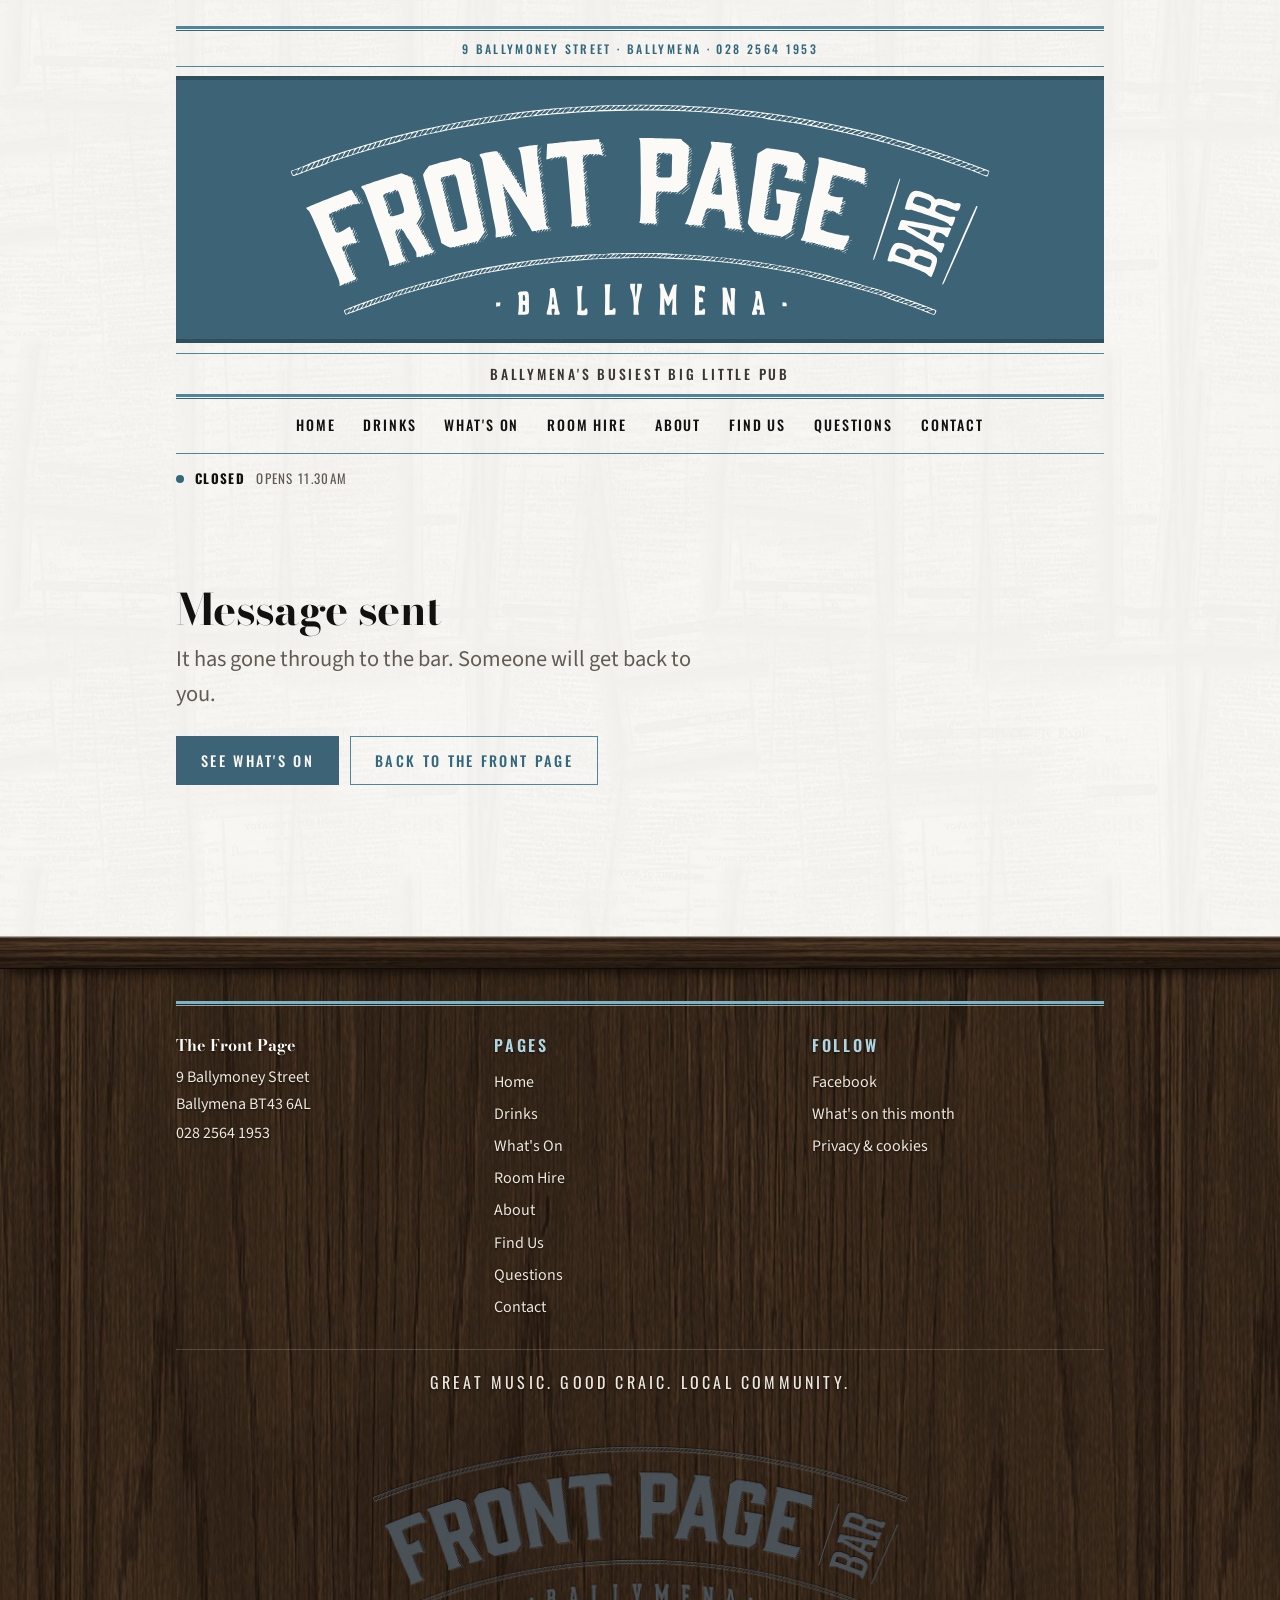
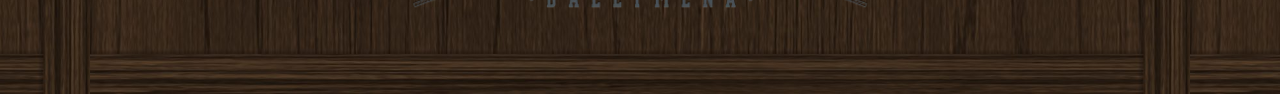
<file: thank-you.html>
<!doctype html>
<html lang="en-GB" class="look-oak">
<head>
<meta charset="utf-8">
<meta name="viewport" content="width=device-width, initial-scale=1">
<title>Message sent | The Front Page Bar</title>
<meta name="description" content="Your message has been sent to The Front Page Bar, Ballymena.">
<meta name="robots" content="noindex, nofollow">

<meta property="og:type" content="website">
<meta property="og:site_name" content="The Front Page Bar">
<meta property="og:title" content="Message sent | The Front Page Bar">
<meta property="og:description" content="Your message has been sent to The Front Page Bar, Ballymena.">
<meta property="og:url" content="https://thefrontpagebar.com/thank-you.html">
<meta name="twitter:card" content="summary_large_image">
<link rel="icon" href="favicon.ico" sizes="48x48">
<link rel="icon" href="assets/img/favicon-32.png" sizes="32x32" type="image/png">
<link rel="apple-touch-icon" href="assets/img/apple-touch-icon.png">
<link rel="manifest" href="site.webmanifest">
<meta name="theme-color" content="#3D6476">
<link rel="preconnect" href="https://fonts.googleapis.com">
<link rel="preconnect" href="https://fonts.gstatic.com" crossorigin>
<link rel="stylesheet" href="https://fonts.googleapis.com/css2?family=Bodoni+Moda:opsz,wght@6..96,600;6..96,700;6..96,900&family=Oswald:wght@400;500;600&family=Source+Sans+3:ital,wght@0,400;0,600;1,400&display=swap">
<link rel="stylesheet" href="assets/css/site.css?v=8496f734">


</head>
<body>

<a class="skip" href="#main">Skip to content</a>
<div class="runhead" id="runhead">
  <div class="runhead__in sheet">
    <a class="runhead__name" href="index.html"><picture><source type="image/webp" srcset="assets/img/logo-sm.webp?v=aea6c464"><img src="assets/img/logo-sm.png?v=f793d2e6" width="420" height="132" alt="The Front Page Bar"></picture></a>
    <span class="runhead__mid">Ballymena's Busiest Big Little Pub</span>
    <button class="runhead__burger" type="button" id="burger2"
            aria-expanded="false" aria-controls="drawer">Menu</button>
  </div>
  <i class="runhead__bar" id="progress"></i>
</div>
<header class="mast">
  <div class="sheet">
    <div class="rule rule--d"></div>
    <p class="mast__kicker">9 Ballymoney Street &middot; Ballymena &middot; <a href="tel:+442825641953">028 2564 1953</a></p>
    <div class="rule"></div>
    <a class="mast__name" href="index.html"><svg class="plate plate--logo" viewBox="0 0 1502 461" style="aspect-ratio:1502/461" role="img" aria-label="The Front Page Bar, Ballymena" focusable="false"><g class="plate__g"><path pathLength="1" d="M1478 154C1416 130 1350 108 1290 92C1277 88 1264 85 1260 84C1228 73 1107 48 1040 39C1030 38 1020 36 1018 35C1015 34 971 29 947 27C938 26 928 25 925 25C837 16 702 16 599 24C565 26 505 32 493 34C490 35 477 37 464 39C383 51 283 71 242 83C237 85 221 90 206 93C164 105 88 129 84 131C84 132 75 135 65 139C55 142 38 148 29 152C8 160 11 159 8 154C5 147 5 147 12 145C22 141 44 132 48 130C59 125 123 104 173 89C184 86 197 82 201 81C254 64 381 38 455 27C649 -1 850 -1 1043 26C1077 31 1092 34 1154 46C1195 54 1259 69 1293 79C1351 95 1438 124 1456 132C1459 133 1469 137 1478 140C1488 144 1496 147 1496 147C1497 148 1492 160 1492 159C1491 159 1485 157 1478 154ZM14 155C16 155 20 150 21 145C22 143 22 143 15 145C11 147 8 148 8 148C7 148 11 156 11 156C11 156 13 156 14 155ZM1493 153L1495 149L1491 147C1487 146 1487 146 1481 148C1473 150 1473 150 1482 154C1491 157 1491 157 1493 153ZM24 152C27 151 28 149 30 145C33 138 33 138 28 140C25 141 17 153 19 153C19 153 21 153 24 152ZM36 147C37 147 39 145 41 141C44 134 44 134 41 136C36 137 35 138 32 143C31 146 30 148 30 149C30 149 30 149 31 149C32 149 34 148 36 147ZM1478 147C1485 145 1485 145 1480 143C1477 141 1476 141 1471 144C1464 146 1464 147 1468 148C1471 150 1472 150 1478 147ZM50 139C53 135 55 130 54 130C50 130 41 140 41 145C41 147 48 142 50 139ZM1469 143L1473 141L1469 139C1466 137 1465 137 1460 140C1453 142 1453 143 1457 144C1460 146 1463 145 1469 143ZM62 133C66 126 66 126 60 128C58 129 52 138 52 141C52 141 53 141 56 140C59 139 60 138 62 133ZM1458 139L1463 137L1460 135C1459 135 1457 134 1456 134C1455 134 1453 134 1451 135C1449 136 1446 137 1445 138L1442 139L1445 140C1450 142 1452 142 1458 139ZM73 129C77 122 77 122 71 124C68 125 67 127 65 131C62 138 62 138 66 136C70 135 71 134 73 129ZM1447 135L1452 133L1449 131C1445 129 1444 129 1437 132L1432 135L1434 136C1439 138 1442 138 1447 135ZM1438 130C1442 129 1441 128 1437 126C1433 125 1421 129 1422 131C1423 133 1429 134 1432 133C1434 132 1436 131 1438 130ZM78 132C80 131 82 129 84 125C88 118 87 118 83 120C80 121 79 122 76 127C72 134 73 134 78 132ZM95 121C98 115 98 115 93 116C90 117 89 119 87 123L84 129L88 128C91 127 93 125 95 121ZM1425 127C1431 125 1431 124 1426 123C1423 122 1422 122 1414 125L1410 127L1413 128C1417 130 1419 130 1425 127ZM101 123C103 123 109 113 109 112C107 110 100 114 98 120C94 126 94 126 101 123ZM1415 123L1420 121L1417 119C1413 118 1412 118 1405 120L1400 123L1402 124C1407 126 1410 126 1415 123ZM1403 120C1410 117 1410 117 1405 115C1402 114 1390 117 1390 120C1390 120 1395 122 1397 122C1397 122 1400 121 1403 120ZM111 120C114 119 115 117 117 114C120 107 120 107 117 109C112 110 111 111 108 116C105 122 106 122 111 120ZM128 110C131 104 131 104 127 105C124 106 122 108 120 112C116 119 116 119 121 117C124 116 126 114 128 110ZM1392 116C1399 114 1399 113 1394 112C1391 111 1390 111 1385 113C1379 116 1378 117 1382 118C1386 119 1387 118 1392 116ZM1382 113L1388 110L1384 109C1379 107 1379 107 1373 110L1367 113L1371 114C1376 116 1375 116 1382 113ZM133 113C135 113 137 111 139 107C142 101 142 100 139 102C134 103 133 104 130 110C128 115 128 115 133 113ZM150 104C153 97 153 97 148 99C146 100 144 101 142 105C138 112 138 111 143 110C146 109 147 108 150 104ZM1371 109C1377 107 1377 106 1372 105C1369 104 1368 104 1363 106C1357 109 1357 110 1360 111C1365 112 1367 111 1371 109ZM1360 106C1367 103 1367 103 1362 101C1358 101 1357 101 1352 103L1346 106L1349 107C1353 109 1354 109 1360 106ZM155 106C158 105 165 96 163 95C162 93 155 97 153 102C149 108 149 108 155 106ZM1350 103C1355 100 1355 99 1350 98C1347 97 1345 98 1341 100L1335 103L1339 104C1343 106 1344 106 1350 103ZM166 103C169 102 175 93 174 92C172 89 167 93 163 100C160 104 160 105 162 104C163 104 165 103 166 103ZM1344 96C1344 94 1336 94 1330 97C1324 100 1324 99 1331 102C1332 102 1344 98 1344 96ZM183 93C186 88 186 87 185 88C184 88 182 89 181 89C179 89 177 91 175 95C171 102 171 101 176 100C179 99 181 98 183 93ZM1328 96L1333 93L1329 92C1326 91 1325 91 1320 93C1314 96 1313 97 1317 98C1321 99 1323 98 1328 96ZM188 97C190 96 191 95 194 90C197 86 197 84 196 85C195 85 193 86 192 86C190 86 189 87 188 88C188 89 186 92 185 94C182 98 183 98 188 97ZM1318 93L1323 90L1319 89C1315 87 1314 87 1308 90L1303 93L1305 94C1310 96 1312 96 1318 93ZM199 93C204 92 211 80 207 81C202 82 200 84 197 89C194 95 194 95 199 93ZM1307 90L1312 87L1308 86C1303 84 1303 84 1297 87L1291 90L1295 91C1300 93 1301 93 1307 90ZM210 90C213 90 214 88 217 83C220 77 220 77 218 78C213 79 211 81 208 86C204 92 204 92 210 90ZM1295 87C1301 84 1302 83 1298 82C1296 82 1295 81 1294 81C1292 80 1281 87 1283 88C1284 88 1285 89 1286 89C1289 90 1290 89 1295 87ZM221 87C224 87 227 83 231 75C231 75 229 75 226 76C222 77 222 77 219 83C215 89 215 89 221 87ZM1285 83L1290 80L1286 79C1282 77 1281 78 1276 80C1271 83 1270 85 1274 86C1278 87 1279 86 1285 83ZM232 84C234 84 242 74 242 72C242 71 233 74 232 76C226 84 226 87 232 84ZM1275 76C1271 75 1270 75 1265 78L1259 81L1263 82C1267 83 1268 83 1273 80L1279 77L1275 76ZM250 75C253 69 253 69 248 70C246 71 244 72 241 76C237 83 237 82 242 81C246 80 247 79 250 75ZM1263 77L1268 74L1264 73C1260 72 1259 72 1254 75L1248 78L1252 79C1254 80 1256 80 1257 80C1257 80 1260 79 1263 77ZM255 78C257 77 265 68 263 67C262 66 255 69 254 71C253 72 252 74 251 76C249 79 249 80 250 79C251 79 253 78 255 78ZM1251 75C1257 72 1258 71 1252 70C1248 69 1247 70 1243 72L1237 75L1241 76C1246 78 1245 78 1251 75ZM265 75C268 75 269 73 272 69C275 65 275 63 274 64C273 64 271 65 270 65C268 65 266 67 263 71C259 77 259 77 265 75ZM1241 72L1246 69L1242 67C1238 67 1237 67 1234 69C1227 72 1226 73 1229 74C1234 75 1235 75 1241 72ZM277 73C279 72 281 71 283 67L287 61L283 62C280 62 278 63 278 63C278 63 277 65 275 68C271 74 271 74 277 73ZM1231 65C1227 64 1227 64 1221 67L1215 70L1219 71C1223 72 1224 72 1229 69L1235 66L1231 65ZM294 65C299 58 299 58 291 60C289 60 283 69 283 71C283 73 291 69 294 65ZM1219 66L1224 63L1220 62C1215 61 1202 67 1206 68C1207 68 1208 69 1209 69C1212 70 1213 69 1219 66ZM302 67C303 66 309 57 308 57C306 54 294 64 294 68C294 68 301 68 302 67ZM313 64C313 64 315 62 317 59C321 53 320 53 315 55C312 55 305 63 305 66C305 66 313 65 313 64ZM1208 63L1213 61L1210 60C1209 60 1207 59 1206 59C1205 59 1202 60 1199 62C1194 65 1194 65 1196 66C1200 67 1203 66 1208 63ZM1196 62C1202 59 1202 58 1197 57C1191 56 1180 63 1186 64C1190 65 1191 64 1196 62ZM324 62C325 61 331 52 331 52C330 52 329 52 327 52C323 53 321 54 316 62C316 64 322 63 324 62ZM1190 56C1188 53 1182 54 1177 57L1172 60L1175 61C1179 62 1180 62 1185 59C1188 58 1191 56 1190 56ZM333 60C334 60 337 57 339 54L343 49L340 50C336 50 334 51 331 55C326 61 326 62 328 61C329 61 331 60 333 60ZM1174 57C1179 54 1179 53 1174 52C1170 51 1159 57 1163 59C1167 60 1170 59 1174 57ZM344 58C346 57 348 56 350 52C355 46 355 46 347 48C345 48 339 57 339 58C339 59 340 59 344 58ZM1163 55C1166 53 1168 52 1168 51C1168 50 1160 49 1159 50C1158 50 1155 52 1153 53L1149 56L1152 57C1157 58 1158 58 1163 55ZM356 55C358 55 365 46 364 45C363 43 356 47 353 51C349 56 349 57 352 56C353 56 355 55 356 55ZM1152 52C1160 47 1152 45 1143 50C1138 53 1138 54 1146 55C1146 55 1149 54 1152 52ZM367 53C368 53 370 51 373 48L377 42L374 43C372 43 370 43 369 43C368 43 361 53 361 54C361 54 362 54 363 54C364 54 366 53 367 53ZM1145 47C1146 47 1145 46 1143 46C1142 46 1140 45 1139 45C1138 45 1136 46 1133 48L1127 51L1130 52C1132 52 1134 53 1134 53C1135 53 1143 49 1145 47ZM380 50C381 50 383 47 385 45L388 40L384 41C380 42 376 45 373 49L372 52L375 52C378 51 380 51 380 50ZM394 46C399 39 400 38 395 39C390 40 390 40 386 46L383 50L386 50C389 49 391 48 394 46ZM1130 48C1135 45 1135 44 1130 43C1127 42 1116 48 1118 50C1121 51 1126 50 1130 48ZM401 47C403 47 410 39 410 37C410 37 408 37 406 37C402 38 400 39 396 46L394 49L396 48C398 48 400 47 401 47ZM1119 45C1124 42 1124 42 1118 41C1115 41 1105 46 1107 48C1110 49 1115 48 1119 45ZM416 42C418 40 420 38 420 36L422 34L418 34C415 35 413 36 413 36C410 39 406 45 406 46C406 48 414 45 416 42ZM1108 43C1113 40 1113 40 1107 39C1104 39 1094 44 1096 46C1099 47 1104 46 1108 43ZM1100 38C1098 36 1093 37 1089 39C1084 43 1084 44 1088 44C1091 45 1102 40 1100 38ZM426 42C428 40 433 32 431 32C427 32 424 34 422 37C421 39 419 41 418 42L416 45L420 44C422 44 425 43 426 42ZM1085 40C1090 37 1090 36 1085 35C1082 34 1081 35 1079 36C1078 37 1076 39 1075 39C1072 41 1072 42 1076 43C1078 43 1079 43 1080 43C1080 43 1082 42 1085 40ZM438 39C440 37 441 35 442 33L444 30L440 31C435 32 436 32 431 38L428 43L432 42C435 41 437 40 438 39ZM1074 38C1080 35 1080 34 1076 33C1071 32 1070 32 1065 36L1061 40L1064 41C1068 42 1069 42 1074 38ZM448 39C448 39 450 37 452 34C456 28 456 28 454 29C452 29 450 29 449 29C447 29 440 38 440 40C440 41 448 40 448 39ZM460 37C460 36 462 34 464 32L467 27L464 27C462 27 460 28 459 28C457 29 451 38 451 39C451 39 459 38 460 37ZM1064 36L1068 32L1064 31C1059 30 1058 31 1051 36C1050 38 1050 38 1051 39C1056 40 1059 39 1064 36ZM1052 34C1059 29 1051 27 1043 32C1038 36 1038 37 1043 38C1047 38 1047 38 1052 34ZM471 35C472 34 473 32 475 30C479 26 479 25 474 26C470 27 466 30 463 35L462 38L466 37C468 37 471 36 471 35ZM1040 33L1045 29L1041 28C1037 27 1037 27 1032 31L1028 34L1030 35C1034 37 1034 37 1040 33ZM485 30C490 25 490 24 485 25C481 25 478 27 474 34C471 38 481 34 485 30ZM1029 31C1035 27 1035 26 1029 26C1026 26 1024 27 1021 29C1016 33 1016 33 1020 34C1022 34 1023 34 1024 34C1024 34 1026 33 1029 31ZM496 29C501 22 501 22 497 23C493 24 485 30 485 33C485 35 493 32 496 29ZM507 27C513 22 513 21 508 22C504 22 496 29 496 32C496 34 504 31 507 27ZM1018 29L1023 26L1019 25C1014 24 1003 30 1007 32C1010 33 1014 32 1018 29ZM1007 28C1012 24 1012 23 1007 23C1004 23 1001 24 998 27L993 30L997 31C999 31 1001 31 1001 31C1001 31 1004 30 1007 28ZM519 26C523 21 523 21 521 21C517 20 514 21 510 26L506 30L510 30C513 30 515 30 519 26ZM530 24C535 19 535 19 530 19C526 20 519 26 519 29C519 31 527 28 530 24ZM996 26L1001 23L997 22C992 22 983 26 983 29C983 31 992 29 996 26ZM535 27C537 27 546 20 546 18C546 16 538 19 534 23C530 27 529 29 531 28C532 28 534 27 535 27ZM984 25C989 22 989 21 983 21C979 20 971 27 973 28C977 29 980 28 984 25ZM973 24C978 20 978 19 973 19C970 19 968 20 964 23L959 26L962 27C964 27 966 27 967 27C968 27 970 26 973 24ZM554 21L558 16L554 17C550 17 548 19 545 22L540 26L545 26C549 26 550 26 554 21ZM961 23C967 19 967 18 962 18C959 18 956 19 953 22L948 25L952 26C955 26 956 26 957 26C957 26 959 25 961 23ZM563 23C564 21 566 19 567 18L569 15L565 16C560 17 556 20 554 24C552 27 560 26 563 23ZM952 21L955 18L951 17C947 17 945 18 942 21L937 24L941 24C946 25 947 25 952 21ZM576 20C581 15 581 14 575 15C572 16 570 17 567 20L564 24L567 24C571 24 572 24 576 20ZM941 19L944 17L939 16C935 16 934 17 930 20L926 23L930 23C935 24 936 24 941 19ZM588 18L592 13L588 14C584 15 582 16 579 19L574 23L579 23C583 23 584 23 588 18ZM929 15C924 15 916 19 916 22C916 24 924 23 928 19L933 16L929 15ZM599 18C601 15 603 13 602 13C596 13 590 15 588 21C585 25 594 23 599 18ZM917 18L921 15L917 14C913 14 911 15 908 18L904 21L907 21C912 22 913 22 917 18ZM610 17L614 12L610 12C607 12 605 13 602 17L597 21L602 21C606 21 607 21 610 17ZM622 16L626 11L622 11C618 11 610 18 610 20C610 23 618 20 622 16ZM905 18C911 14 911 13 905 13C902 13 900 14 897 17L892 20L895 21C897 21 899 21 899 21C900 21 903 20 905 18ZM633 16C638 11 638 10 633 11C628 12 621 17 621 20C621 22 629 19 633 16ZM894 17C899 13 899 12 894 12C890 12 882 17 882 20C882 22 890 20 894 17ZM644 15L648 10L644 10C641 10 640 11 636 15L631 19L635 19C639 19 640 19 644 15ZM871 16L876 12L871 12C867 11 866 12 863 15L859 18L862 19C864 19 866 19 866 19C866 19 869 18 871 16ZM883 16L887 13L883 12C880 11 878 12 872 17L869 19L874 19C878 19 880 19 883 16ZM656 14L660 9L656 10C652 10 651 11 647 14L643 18L647 18C651 18 652 18 656 14ZM667 14L671 9L667 9C663 9 655 15 655 18C655 21 663 18 667 14ZM860 15C865 11 865 10 860 10C856 10 848 15 848 18C848 20 856 18 860 15ZM678 13C683 9 683 8 677 9C674 9 672 11 669 14L665 17L670 17C674 17 675 17 678 13ZM690 13L694 8L690 8C686 8 685 9 681 13L676 17L681 17C685 17 686 17 690 13ZM701 12L705 8L701 8C697 8 689 14 689 16C689 19 698 16 701 12ZM828 12L830 9L826 9C823 9 821 10 817 13L813 16L817 16C821 17 824 16 828 12ZM838 13L842 10L838 9C834 9 832 10 829 13L824 17L829 17C833 17 834 17 838 13ZM849 14L853 11L849 10C846 10 836 15 836 17C836 19 846 17 849 14ZM712 13C717 9 717 8 711 8C708 8 707 9 703 12L699 16L704 16C707 16 709 16 712 13ZM723 13C729 8 729 7 724 7C721 7 719 8 715 12L710 16L715 16C718 16 720 16 723 13ZM734 13C740 9 740 7 735 7C732 7 723 14 723 16C723 18 731 16 734 13ZM747 12L751 7L747 7C742 7 735 13 735 16C735 18 743 15 747 12ZM758 12C763 8 763 7 758 7C754 7 745 14 746 16C747 17 754 16 758 12ZM769 13C774 8 774 7 769 7C766 7 756 14 757 15C759 17 765 16 769 13ZM781 12C783 10 784 8 784 8C783 8 781 8 780 8C777 7 769 13 769 16C769 18 776 16 781 12ZM792 12L796 9L792 8C788 8 780 13 780 16C780 18 787 16 792 12ZM804 12L808 9L803 8C799 8 798 9 794 12L790 16L795 16C799 16 800 16 804 12ZM815 13C820 9 820 8 815 8C811 9 809 9 806 12L801 16L806 16C811 16 812 16 815 13Z"/><path pathLength="1" d="M354 312C355 309 355 309 350 310C346 311 345 310 336 306L327 301L325 291C323 286 318 269 314 253C310 238 304 215 301 203C298 192 293 176 291 168L288 155L293 146C297 142 300 138 300 137C300 136 306 135 325 129C329 128 340 126 350 123L368 119L373 122C375 123 378 124 379 124C379 124 380 124 380 125C379 125 380 126 382 126C383 126 384 127 384 128C384 128 385 128 386 128C387 128 388 129 388 131C388 134 389 134 390 132C391 131 392 130 392 131C392 132 391 133 390 133C389 135 388 138 390 139C390 139 390 141 390 142C391 143 391 145 391 146C391 147 392 150 392 152C393 157 393 157 397 153C400 150 400 150 397 155C394 158 394 160 394 161C395 162 395 164 395 164C395 165 396 167 396 167C396 168 397 168 399 165L403 161L400 166C395 173 396 176 400 171L404 167L401 172C399 174 398 178 398 179L398 182L400 180C400 178 402 176 403 175C405 173 404 176 400 181C399 183 398 186 400 186C400 186 402 185 403 183C404 181 406 179 406 179C406 179 405 182 403 184C400 188 400 190 400 192C401 194 401 195 402 197C402 198 403 198 405 195C409 191 409 192 405 197C401 202 402 207 406 202C408 200 408 200 406 203C404 206 403 210 405 210C405 210 406 210 406 210C406 209 407 208 408 206C411 202 411 205 407 209C405 212 405 213 405 215C406 216 406 218 406 218C406 219 407 222 407 224L408 229L411 225C413 222 414 220 414 220C415 220 411 227 410 229C409 230 408 234 410 234C410 234 412 233 413 230C415 228 416 227 416 227C416 228 414 230 413 232C410 236 409 239 411 240C411 240 412 241 412 242C412 245 414 257 415 257C415 257 417 256 418 254C420 252 421 250 421 251C421 251 419 254 418 256C415 259 415 261 415 262C416 263 416 265 416 265C416 266 417 268 417 268C417 269 418 269 420 266L423 263L420 267C419 269 418 272 418 274L418 277L421 273C424 267 425 267 422 274C415 284 402 304 401 303C401 303 401 301 402 300C404 298 404 297 402 297C401 297 400 298 396 303C395 305 395 305 396 302C398 299 398 298 395 300C393 300 391 301 390 301C389 300 387 301 386 304C385 306 383 307 383 307C383 307 383 305 384 304L386 301L384 302C382 302 381 303 381 304C380 304 379 306 378 307C377 309 377 309 378 306C380 303 378 302 375 304C375 304 374 305 372 305C367 306 363 307 363 308C362 308 361 310 360 311C359 313 359 313 360 310C363 306 359 306 355 311C353 313 353 313 354 312ZM362 276C364 275 369 274 373 273C385 270 384 271 379 246C374 225 364 182 361 167C358 155 354 151 350 157C349 159 348 160 347 160C347 160 347 160 348 159C350 156 350 155 348 155C347 155 345 157 343 159C341 163 340 163 342 159C344 156 344 156 340 158C337 159 334 159 331 160C327 160 326 163 326 167C327 173 327 173 332 166C334 162 336 160 337 160C337 160 335 163 332 167C330 170 328 174 328 175C328 178 330 177 332 174C335 169 336 170 332 175C330 179 329 185 331 184C331 184 333 181 334 179C335 177 336 175 336 176C337 176 335 178 334 181C329 189 330 194 335 186C336 184 338 182 338 183C338 183 336 185 335 188C333 190 332 193 333 194C333 196 334 196 335 194C336 193 337 191 338 190C339 188 339 189 337 193C335 195 334 198 334 199C334 202 336 201 338 198C339 196 340 194 340 194C341 194 340 196 337 200C335 203 335 204 336 206C336 208 337 208 339 204C341 201 342 199 342 199C343 199 342 201 341 203C337 208 336 210 337 212C338 213 338 214 338 215C339 221 340 224 341 224C341 224 342 224 342 224C342 223 343 222 344 220L347 217L345 220C344 222 343 224 342 225C341 227 341 228 342 230C342 231 343 233 343 234C343 237 344 237 347 233C348 231 349 229 349 229C350 229 349 231 348 232C344 239 344 239 345 244C346 249 347 250 348 247C349 246 350 244 351 243C352 242 352 242 350 246C347 250 347 251 348 253C348 254 349 257 349 258C349 261 349 261 354 254L356 252L354 255C353 256 352 259 351 260C350 262 350 263 351 265C351 266 352 268 352 269C352 271 352 271 353 271C353 271 354 271 354 271C354 270 355 269 356 267C358 265 358 265 356 269C353 273 353 278 356 276C356 276 357 276 357 276C357 278 358 278 362 276Z"/><path pathLength="1" d="M216 345C216 340 215 338 193 274C187 258 179 235 175 222C164 192 163 190 159 185C156 182 156 181 157 180C158 179 200 165 226 157L242 152L247 154C249 155 252 156 252 156C252 156 253 156 253 156C253 157 254 157 255 157C256 157 257 158 257 159C258 159 259 159 260 159C261 159 262 159 262 161C263 162 263 162 264 161C266 160 266 162 265 163C264 164 264 165 265 166C265 168 266 167 267 165C268 164 269 163 269 163C270 163 269 165 268 166C266 169 265 172 267 173C267 173 268 175 268 177C268 180 268 180 273 173C274 172 273 173 272 177C269 182 269 183 272 190C272 191 272 193 272 194C273 198 273 198 276 194C278 191 279 190 279 190C280 190 278 192 277 195C274 199 274 199 276 208C277 209 278 208 279 206C281 203 282 201 282 201C283 201 282 203 280 206C278 210 277 214 279 214C279 214 280 213 281 211C282 209 283 208 284 208C284 208 283 210 281 213C279 216 279 217 279 219C280 221 281 221 283 217C286 212 286 213 283 218C279 225 280 229 285 222C288 217 288 218 285 224C282 229 282 232 284 232C284 232 285 231 286 229C286 228 287 226 288 226C289 225 288 227 286 230C284 234 284 235 285 238C286 240 285 241 280 250C277 255 274 260 274 261C275 263 276 262 283 251C289 241 295 232 292 238C291 240 287 246 283 252C279 259 277 264 277 265C278 267 279 266 285 256C288 251 292 246 293 244C294 243 291 248 287 255C280 266 278 270 281 270C281 270 282 269 283 268C283 267 284 266 284 266C285 266 284 268 283 269C281 274 282 276 285 273L288 270L286 273L284 277L286 281C289 285 289 285 291 282C291 280 292 279 292 280C293 280 292 281 291 283C290 285 289 288 291 288C291 288 292 288 293 286C293 285 294 285 294 285C295 285 294 286 293 288C291 292 292 294 295 291L298 288L296 292C295 295 295 296 296 297C296 297 297 297 298 295C299 294 299 292 300 292C301 292 300 294 299 296C297 299 297 301 299 301C299 301 300 300 301 299C301 297 302 296 302 297C303 297 302 299 301 300C299 303 299 303 301 307C304 311 304 311 306 308C306 306 307 305 307 306C308 306 307 307 306 309C305 311 305 312 306 313C306 315 307 314 308 312C309 310 310 310 310 310C310 311 309 313 309 313C306 315 308 318 311 316C313 314 313 314 312 317C310 321 309 322 307 322C307 322 306 322 305 322C304 322 302 324 302 325C301 327 300 329 300 329C299 329 299 329 300 327C301 325 301 324 298 325C296 326 295 326 293 326C292 326 291 328 289 330C287 334 287 333 288 329C289 328 288 328 287 328C286 328 285 329 284 330C284 332 283 332 283 331C282 330 281 330 279 330C274 332 274 332 274 326C274 320 275 322 257 293C251 284 247 276 246 275C246 274 245 274 245 274C244 274 244 274 243 272C243 270 241 270 240 274C239 275 237 280 235 283L232 288L234 295C237 304 237 304 240 300C242 295 242 296 240 302C237 307 238 312 240 307C241 306 242 304 242 304C243 304 242 306 241 307C240 311 239 314 241 314C241 314 243 313 244 311C245 309 246 307 246 308C246 308 245 311 243 313C241 317 241 320 243 320C243 320 244 319 245 317C245 316 246 314 247 314C247 314 247 316 245 318C243 322 243 324 244 326C244 328 245 328 247 323C248 320 250 318 250 319C250 319 249 322 247 324C245 329 245 334 248 330C251 326 252 325 250 329C248 333 248 333 250 335C252 338 252 339 250 339C249 339 249 340 249 340C249 341 248 341 246 341C245 341 243 342 243 342C243 343 241 343 240 343C238 343 237 344 237 344C236 345 235 345 234 345C232 345 231 346 231 346C231 347 230 347 230 347C229 347 226 347 223 348C216 351 216 351 216 345ZM236 278C238 274 240 271 239 271C237 269 229 282 230 285C231 287 232 286 236 278ZM232 277C234 273 234 272 232 272C231 272 229 276 229 280C229 282 229 282 232 277ZM223 240C223 239 223 239 222 241C220 245 220 245 234 241C251 236 251 238 240 203C235 188 234 187 231 191L228 194L230 191C232 187 229 186 226 190C225 191 225 191 225 191C225 189 221 191 219 194C216 198 215 198 217 194C219 191 219 191 217 192C215 192 214 193 213 194C212 195 212 195 212 195C212 193 209 194 207 196C206 197 205 198 204 198C203 198 203 205 205 205C205 205 206 207 206 209C206 212 207 212 208 210C209 209 210 207 211 205C213 203 212 204 210 208C208 212 207 216 209 216C209 216 210 215 211 213C212 211 214 209 214 209C214 209 213 212 212 214C210 217 209 220 209 221C210 223 211 223 213 219C214 217 215 216 216 216C216 216 215 218 213 221C212 224 211 226 212 227C212 230 212 230 215 225C216 223 217 221 217 221C218 221 217 224 215 226C213 231 213 231 214 236C216 241 216 241 219 236C221 234 222 232 222 233C222 233 221 236 219 238C217 242 217 243 218 244C219 244 220 244 220 243C221 242 222 241 223 240Z"/><path pathLength="1" d="M460 291C460 290 460 289 461 288C463 287 463 285 461 286C459 287 457 287 451 288C448 288 445 289 444 289C443 290 443 289 443 283C444 277 443 272 439 253C435 231 432 215 421 157C418 143 416 129 415 127C415 124 413 120 411 117C407 111 406 111 428 107C447 104 446 104 449 109C449 111 450 111 451 109C453 108 453 108 452 110C450 113 452 116 454 113C454 112 455 111 456 111C457 111 456 112 455 113C453 116 454 119 457 117L459 115L458 117C456 120 456 120 458 123L460 126L463 124L465 122L463 125C461 129 462 132 465 129C467 126 467 127 465 130C463 134 465 136 468 133C470 130 470 131 468 134C467 136 467 137 468 138C469 139 469 139 470 137C470 136 471 135 472 135C473 135 472 136 471 137C469 140 470 143 473 141L475 139L473 142C471 145 473 148 475 145C476 144 477 143 477 143C478 143 477 144 476 145C474 148 475 151 478 149L480 147L478 150C477 152 477 153 478 154C479 154 480 156 480 157C481 159 481 159 483 157L485 155L484 158C482 160 482 160 484 162C485 164 486 165 486 166C486 166 487 166 488 165C490 163 490 163 489 165C488 167 488 168 489 171L491 174L494 172L496 170L494 173C493 175 493 176 494 179C496 183 497 183 499 180C499 179 500 179 500 179C501 179 500 180 499 181C497 184 498 187 501 185L503 183L501 186C499 189 501 192 503 189C504 188 505 187 505 187C506 187 505 188 504 189C502 192 503 195 506 193L508 191L507 194C505 197 506 199 508 197C509 195 509 196 501 140C497 112 496 108 494 103L491 98L493 97C494 97 502 96 511 94C519 93 528 92 530 92L533 91L532 96C532 99 532 103 532 106C532 109 532 112 532 114C532 116 532 117 532 117C533 117 535 116 537 114L540 111L536 116C533 120 533 121 533 125C534 128 534 131 534 132C534 134 535 135 535 136C535 136 536 135 538 133C543 128 543 129 538 135C533 142 534 146 540 139C541 137 543 135 543 136C543 137 541 139 539 140C537 142 536 145 536 146C536 149 536 149 540 145L544 141L540 146C535 152 535 156 540 151L544 148L541 152C538 156 537 157 538 159C538 160 538 162 538 162C536 166 539 167 542 163L546 159L542 164C537 170 537 174 543 169L547 165L543 169C540 173 540 174 540 179C541 185 541 185 545 181C548 178 548 177 546 180C545 182 544 184 542 185C541 187 541 188 541 189C542 190 542 192 542 194C541 197 543 197 546 193C548 191 548 191 548 192C547 193 546 195 545 196C544 197 543 199 543 200L543 203L546 199L550 196L547 200C542 207 543 211 548 205C549 203 551 201 551 202C551 202 549 205 547 207C542 213 543 217 548 211C551 208 551 208 550 210C549 212 547 214 546 214C545 216 544 220 545 220C546 220 547 219 549 217L553 213L549 218C544 224 544 229 549 223C551 221 553 219 553 220C553 220 551 222 550 224C547 227 547 228 547 232C547 239 548 239 551 235C552 234 554 232 554 232C555 232 553 234 551 237C546 243 547 248 552 241C554 239 554 239 554 240C553 241 552 243 551 244C549 246 548 250 549 250C550 250 551 249 553 247L556 244L553 248C549 254 548 259 553 254C554 252 556 250 556 250C557 250 556 252 555 253C550 259 550 259 551 263L553 266L556 264L558 262L556 265C553 269 554 272 558 268C559 267 560 266 560 267C560 269 556 272 553 272C552 271 550 272 548 275C546 277 546 278 547 275C548 274 549 272 549 272C548 271 544 273 544 273C544 274 543 275 542 276L540 279L541 276C543 273 543 272 541 272C540 272 539 273 538 273C538 274 537 274 536 274C535 273 534 274 533 274C532 274 530 275 528 275C526 275 524 275 523 276C522 276 521 276 520 275C520 274 514 264 507 252C499 241 493 229 492 228C489 224 478 206 472 197L468 191L465 195L463 198L465 194C468 191 468 188 466 188C464 188 461 194 461 196C462 197 462 199 462 199C462 200 463 202 463 202C463 203 464 203 466 200L470 196L466 201C464 204 463 207 463 208C464 208 464 210 464 212C465 214 465 217 466 222C466 224 467 227 467 228C468 232 469 239 469 241C469 242 470 244 470 244C470 245 471 244 473 242C477 238 477 239 473 244C468 250 470 253 475 248L478 244L475 248C470 255 471 259 475 254L479 250L476 255C473 259 473 260 473 264L474 270L477 266L481 262L478 267C475 271 475 271 476 275C478 279 479 279 481 276C483 274 483 274 482 276C481 277 480 279 480 279C479 279 479 280 479 280C479 281 478 283 475 286C473 289 472 289 473 287C476 282 472 282 468 288C467 289 466 290 466 290C466 289 466 288 467 287C468 287 469 286 469 285C469 284 464 285 464 287C462 290 460 292 460 291ZM510 200C510 198 510 197 508 198C507 199 507 200 508 201C509 203 510 203 510 200ZM464 185C463 183 463 183 461 186C459 190 460 193 463 190C465 188 465 187 464 185ZM462 181C461 180 459 181 459 183C459 186 460 187 462 184C463 183 463 182 462 181ZM459 176C458 175 458 175 458 177C458 179 459 180 460 178C460 178 459 177 459 176Z"/><path pathLength="1" d="M121 450C118 444 118 445 131 439C200 413 252 396 317 379C329 376 342 372 346 371C408 352 557 330 654 325C666 325 680 324 687 323C698 322 808 322 810 323C810 323 823 324 839 325C926 330 1005 339 1086 356C1114 361 1153 370 1157 371C1158 372 1167 374 1177 377C1206 384 1211 386 1249 397C1277 405 1322 421 1370 439C1386 445 1384 444 1382 450C1379 455 1380 455 1366 450C1349 443 1328 435 1304 427C1293 424 1283 420 1281 419C1267 412 1165 384 1123 375C1116 373 1110 372 1109 371C1103 368 1019 353 970 347C898 338 794 331 738 333C731 333 714 334 701 334C640 335 565 342 499 352C461 358 403 368 392 372C389 373 375 376 361 379C313 391 224 416 219 419C219 420 216 421 213 422C201 426 159 441 141 448C131 451 123 454 123 454C123 454 122 452 121 450ZM126 452C128 451 133 443 133 441C133 441 122 444 122 445C121 446 123 452 124 452C124 452 125 452 126 452ZM1380 449C1382 444 1378 442 1370 445C1364 447 1364 447 1371 450C1378 453 1379 453 1380 449ZM134 448C137 447 143 439 141 438C140 436 135 440 133 444C130 450 130 450 134 448ZM148 440C152 434 151 433 148 435C145 436 140 443 140 446C140 448 147 443 148 440ZM1367 445C1373 443 1373 442 1369 441C1364 439 1354 443 1358 445C1361 447 1361 447 1367 445ZM1364 439C1366 437 1356 437 1351 438L1346 441L1350 442C1353 443 1361 441 1364 439ZM153 441C156 440 162 430 159 431C158 431 157 432 155 432C154 432 152 434 151 438C149 443 149 443 153 441ZM163 438C165 437 170 427 169 427C166 427 163 430 160 435C158 439 158 440 159 439C160 439 162 438 163 438ZM1349 438C1355 436 1355 435 1351 434C1346 432 1336 437 1340 438C1343 440 1345 440 1349 438ZM176 429C179 423 179 423 175 425C173 425 172 427 169 431L167 436L170 435C173 434 174 433 176 429ZM1341 434L1346 432L1342 431C1339 430 1338 430 1333 432L1328 434L1331 435C1335 437 1335 437 1341 434ZM1331 431C1334 430 1336 429 1335 428C1334 426 1329 426 1324 428L1319 431L1322 432C1324 433 1325 433 1326 433C1326 433 1328 432 1331 431ZM180 431C183 430 189 422 187 421C186 419 181 423 179 427C176 433 176 433 180 431ZM189 428C192 428 199 418 197 417C196 415 190 419 188 424C185 430 185 430 189 428ZM1322 428C1328 426 1328 425 1323 424C1318 423 1308 427 1313 429C1316 430 1318 429 1322 428ZM204 419C206 416 207 413 206 413C203 413 199 416 197 421C194 427 194 427 198 425C201 424 202 423 204 419ZM1313 425C1319 423 1319 422 1315 421C1312 420 1311 420 1307 422C1301 424 1301 425 1304 426C1308 427 1309 426 1313 425ZM213 416C216 410 216 410 212 412C209 413 208 414 206 418L204 423L207 422C210 421 211 420 213 416ZM1304 421C1310 419 1310 418 1305 417C1302 416 1301 416 1298 418C1292 421 1292 421 1295 422C1298 424 1299 424 1304 421ZM1295 418L1300 415L1297 414C1294 413 1293 413 1289 415C1283 417 1283 418 1286 419C1289 421 1290 421 1295 418ZM217 418C220 417 226 409 224 408C223 406 218 410 216 414C214 417 213 419 213 419C214 419 215 419 217 418ZM232 409L235 404L232 405C228 406 223 412 223 416C223 418 230 413 232 409ZM1286 414L1291 412L1288 411C1285 410 1284 410 1280 412C1274 414 1274 415 1277 416C1280 417 1282 416 1286 414ZM241 407C244 401 244 401 240 403C237 403 232 411 232 413C232 415 239 410 241 407ZM1277 411L1282 409L1279 408C1276 407 1275 407 1271 409C1265 411 1265 412 1268 413C1271 414 1273 413 1277 411ZM246 409C247 409 249 406 251 403C253 399 253 398 252 399C251 399 249 400 248 400C247 400 245 403 243 406C241 410 241 411 242 410C243 410 245 409 246 409ZM1267 409C1272 406 1272 406 1271 405C1268 404 1264 404 1259 407C1253 410 1260 412 1267 409ZM1263 403C1263 401 1256 401 1251 403L1246 406L1250 407C1253 408 1263 405 1263 403ZM254 406C257 406 264 397 263 396C261 395 255 398 253 402C250 408 250 408 254 406ZM1249 403C1255 401 1255 400 1250 399C1248 399 1246 399 1242 401L1238 403L1240 404C1242 405 1243 405 1244 405C1244 405 1246 404 1249 403ZM267 402C267 402 269 399 270 397L272 393L270 393C267 393 264 397 261 401L260 405L262 404C264 404 266 403 267 402ZM1241 400C1245 398 1245 397 1240 396C1238 396 1236 396 1233 398C1228 400 1228 400 1231 401C1234 403 1236 403 1241 400ZM273 401C276 400 283 390 280 390C277 391 274 392 272 396C269 402 269 402 273 401ZM288 393C291 387 291 387 287 389C284 389 279 396 279 399C279 401 286 397 288 393ZM1232 397L1236 395L1232 394C1229 393 1228 393 1224 395C1219 397 1219 398 1222 399C1225 400 1227 399 1232 397ZM1223 394L1226 392L1223 391C1220 390 1219 391 1214 393L1209 395L1213 396C1217 397 1218 397 1223 394ZM294 395C295 394 300 386 299 386C298 384 293 387 290 392L288 397L290 396C292 395 294 395 294 395ZM1213 392L1217 390L1214 389C1211 387 1210 387 1206 390C1201 392 1201 393 1204 394C1207 395 1208 394 1213 392ZM302 393C304 392 310 384 309 383C308 381 302 385 300 389C297 394 297 394 302 393ZM1205 386C1202 385 1192 388 1192 390C1192 392 1199 392 1203 390L1208 387L1205 386ZM315 388C319 382 319 380 314 381C312 381 307 389 307 391C307 392 313 389 315 388ZM1194 387C1199 384 1199 384 1195 383C1193 383 1190 383 1187 385C1182 387 1182 388 1185 389C1189 390 1190 389 1194 387ZM321 388C323 387 329 378 328 378C327 376 321 380 319 384C316 389 316 389 321 388ZM1188 381C1185 380 1182 380 1177 383L1173 385L1176 386C1180 387 1190 383 1188 381ZM334 383C334 382 336 380 336 378L338 375L335 376C333 376 331 377 331 377C329 380 326 385 326 386C326 387 332 384 334 383ZM1176 382C1180 380 1180 379 1176 378C1172 377 1162 383 1166 384C1170 385 1171 384 1176 382ZM340 383C341 382 343 380 345 378C346 376 347 374 347 375C348 375 347 377 346 379L343 382L346 381C347 381 349 380 349 380C351 380 357 372 357 371C357 369 353 370 350 373C349 374 348 374 348 374C348 372 341 374 339 376C334 383 334 385 340 383ZM1166 380L1171 377L1167 376C1164 375 1163 376 1159 378C1154 380 1154 381 1158 382C1159 382 1161 382 1161 382C1161 382 1164 381 1166 380ZM1156 378C1160 376 1161 375 1160 374C1157 373 1153 373 1150 375C1146 378 1146 379 1149 380C1150 380 1151 380 1151 380C1151 380 1154 379 1156 378ZM361 377C364 374 367 367 365 368C364 368 363 368 362 368C360 368 354 377 354 379C354 379 361 378 361 377ZM373 371C376 366 376 365 372 366C369 367 368 368 366 372L363 377L367 376C370 376 371 374 373 371ZM1148 375C1152 373 1152 372 1147 371C1146 370 1144 370 1143 371C1143 372 1141 373 1139 374C1136 376 1135 376 1137 377C1141 378 1143 378 1148 375ZM1138 373C1143 370 1143 369 1139 368C1134 368 1125 373 1128 375C1132 376 1134 375 1138 373ZM378 374C379 373 381 371 383 368L386 363L383 364C379 365 378 365 375 370C372 375 373 375 378 374ZM1128 371C1134 367 1134 367 1130 366C1126 366 1115 371 1118 372C1119 372 1120 373 1121 373C1123 374 1124 374 1128 371ZM387 371C389 370 395 363 394 362C393 361 388 363 386 365C385 366 384 369 383 370C381 373 383 373 387 371ZM1120 368L1124 365L1120 364C1116 363 1106 368 1109 370C1113 371 1115 370 1120 368ZM397 369C398 368 401 366 402 363L405 359L401 360C397 361 396 361 393 367C391 370 392 370 397 369ZM1110 366C1115 363 1115 363 1111 362C1106 361 1097 366 1100 368C1104 369 1106 369 1110 366ZM408 366C408 366 410 364 411 362C414 358 414 357 410 358C407 359 402 365 402 367C402 368 408 367 408 366ZM1101 364L1105 361L1102 360C1097 359 1088 364 1091 366C1095 367 1097 367 1101 364ZM419 362C424 357 425 355 421 356C417 357 414 360 412 364C410 367 416 366 419 362ZM1091 362C1096 360 1096 359 1092 358C1088 357 1078 362 1082 364C1085 365 1087 364 1091 362ZM427 362C428 362 430 359 431 357L434 353L431 354C428 355 421 360 421 363C421 364 425 364 427 362ZM437 360C437 360 439 358 440 356C442 354 443 352 443 352C443 352 436 353 435 354C435 354 434 356 432 358C431 360 430 361 430 362C430 362 437 361 437 360ZM1082 360C1087 357 1087 357 1083 356C1079 356 1070 360 1072 362C1074 363 1078 362 1082 360ZM444 359C446 359 452 352 451 351C450 349 445 352 442 356C439 359 439 361 440 360C441 360 443 359 444 359ZM1072 358C1077 356 1077 354 1072 354C1069 354 1062 358 1062 360C1062 361 1069 360 1072 358ZM1063 357C1066 355 1067 354 1066 353C1063 352 1059 352 1055 355L1051 358L1054 359C1056 359 1057 359 1058 359C1058 359 1060 358 1063 357ZM458 354C463 349 463 348 459 349C455 350 452 353 450 357C448 360 455 358 458 354ZM1054 355L1058 352L1055 351C1050 350 1041 355 1044 357C1048 358 1049 358 1054 355ZM467 353C472 348 472 347 468 347C465 347 459 353 459 356C459 358 464 356 467 353ZM477 352C481 346 481 345 478 346C475 346 468 352 468 355C468 356 474 354 477 352ZM1044 353C1049 351 1049 349 1045 349C1041 349 1041 349 1035 348C1032 347 1031 348 1027 350L1023 353L1027 354C1029 354 1031 354 1034 352C1036 350 1038 350 1038 350C1039 350 1038 351 1036 352C1030 356 1037 357 1044 353ZM486 350C491 345 491 344 487 344C484 345 478 350 478 353C478 355 483 353 486 350ZM496 348C501 343 501 342 497 343C494 344 487 350 487 352C487 354 494 351 496 348ZM1025 350L1029 347L1026 346C1022 345 1014 349 1015 351C1016 353 1021 352 1025 350ZM1016 349C1019 346 1020 346 1018 345C1015 344 1012 344 1008 347C1004 350 1004 350 1007 351C1011 352 1011 352 1016 349ZM503 349C504 349 506 347 507 345L510 341L507 341C504 341 497 347 497 350C497 351 501 351 503 349ZM516 344C520 340 520 340 516 340C513 341 511 342 509 345L505 350L509 349C511 349 514 347 516 344ZM1006 347L1010 344L1007 343C1003 343 996 346 996 349C996 351 1003 349 1006 347ZM997 346L1001 343L997 342C993 341 984 346 987 348C991 349 992 349 997 346ZM525 344C530 339 530 338 526 339C522 340 520 341 518 345L516 347L519 347C521 347 523 346 525 344ZM989 343C992 341 991 340 987 340C985 340 982 342 980 343L975 346L979 347C982 347 983 347 989 343ZM535 342C538 339 538 338 537 338C534 337 531 339 528 343L524 347L528 346C531 346 533 344 535 342ZM544 342C548 338 548 336 545 336C542 336 535 342 535 345C535 346 541 344 544 342ZM978 343L982 340L978 339C975 339 974 339 971 341C964 346 971 347 978 343ZM554 340L558 336L555 336C552 335 550 336 547 340L543 345L547 344C550 343 552 342 554 340ZM968 342C971 339 972 339 970 338C967 337 965 337 961 340C954 345 961 346 968 342ZM564 339C568 335 568 334 564 334C561 334 554 340 554 343C554 344 561 342 564 339ZM958 341C963 338 963 336 959 336C954 336 947 342 949 343C953 344 954 344 958 341ZM949 340C951 338 952 336 952 336C950 335 945 336 941 338L938 341L940 342C942 342 943 342 944 342C944 342 946 341 949 340ZM574 337L577 333L573 333C571 333 569 334 567 337L564 341L567 341C570 341 571 341 574 337ZM939 339C944 336 944 334 939 334C937 334 934 335 932 337L928 340L931 341C933 341 934 341 935 341C935 341 937 340 939 339ZM583 336L587 332L584 332C581 332 579 333 576 336L572 340L576 340C579 340 580 340 583 336ZM930 337L934 334L930 333C928 333 925 334 923 336L918 339L921 340C923 340 925 340 925 340C926 340 928 339 930 337ZM593 336C596 332 596 331 593 331C590 331 589 332 586 335L583 339L586 339C589 339 590 339 593 336ZM920 337C925 333 925 332 920 332C915 332 908 338 912 339C916 340 916 340 920 337ZM603 334L606 330L603 330C599 330 598 331 594 337C591 341 599 339 603 334ZM612 334C615 330 615 330 614 330C611 329 607 332 604 335L602 338L605 338C608 337 610 336 612 334ZM910 336C915 332 915 331 910 331C907 331 899 337 901 338C904 339 907 338 910 336ZM622 333C625 329 625 329 622 329C618 330 612 335 612 337C612 339 619 336 622 333ZM901 335C905 331 905 330 901 330C898 330 891 335 891 337C891 339 898 337 901 335ZM631 332L635 328L632 328C629 328 627 329 624 332L620 336L624 336C627 336 628 336 631 332ZM892 333C894 332 895 330 894 330C893 330 891 330 890 330C889 330 887 331 884 333L880 336L884 336C887 336 889 336 892 333ZM641 331L645 327L642 327C639 327 637 328 634 331L630 335L634 335C637 335 638 335 641 331ZM651 331C652 329 654 328 654 327C654 327 652 327 651 327C648 328 641 333 641 335C641 336 647 334 651 331ZM872 333C877 329 877 328 872 328C868 328 861 333 863 335C865 336 868 335 872 333ZM883 332L886 329L882 329C878 329 877 330 874 332L871 335L875 335C878 335 880 335 883 332ZM660 330L664 326L661 326C658 326 656 327 653 330L649 334L653 334C656 334 657 334 660 330ZM670 330L673 326L670 326C667 326 660 331 660 333C660 336 668 333 670 330ZM853 331L857 327L853 327C851 327 849 328 846 330L842 333L845 334C847 334 848 334 849 334C849 334 851 333 853 331ZM862 332C865 330 866 329 865 328C862 327 859 328 855 331L851 334L855 334C858 334 860 334 862 332ZM679 330C684 326 684 325 679 325C677 325 675 326 672 329L668 333L672 333C675 333 677 333 679 330ZM690 329L693 325L689 325C686 325 678 331 679 333C681 334 687 332 690 329ZM835 329L838 326L834 326C832 326 829 327 827 329L823 332L826 333C830 333 831 333 835 329ZM843 331C848 327 848 326 843 326C841 326 839 327 836 330L832 333L836 333C839 333 841 333 843 331ZM698 329C703 325 703 325 698 325C696 326 694 327 692 329L688 332L692 332C694 332 696 332 698 329ZM708 329C713 326 713 324 708 324C706 324 704 325 701 328L697 332L701 332C703 332 705 331 708 329ZM719 328L722 324L719 324C715 324 708 329 708 332C708 334 716 331 719 328ZM804 329C806 328 808 326 808 326C809 326 808 328 806 329L803 332L807 332C811 332 818 328 818 326C818 326 814 326 809 326C801 326 800 326 798 328L794 331L797 332C798 332 800 332 800 332C800 332 802 331 804 329ZM824 330C826 328 827 326 827 326C825 324 821 326 817 329L813 332L817 332C820 332 822 332 824 330ZM725 330C726 330 727 329 729 327L732 325L729 328L726 331L730 331C734 331 735 331 738 328L741 325L733 325C724 325 724 325 721 328L717 331L721 331C723 331 725 331 725 330ZM748 328L751 325L747 324C744 324 743 325 740 328L736 331L740 331C743 331 745 331 748 328ZM757 328L760 324L757 324C754 324 747 329 747 331C747 333 754 331 757 328ZM767 328L770 324L766 324C763 324 762 325 759 328L755 331L759 331C763 331 764 331 767 328ZM777 328L780 325L776 324C773 324 772 325 769 328L765 331L769 331C772 331 774 331 777 328ZM785 329C790 326 790 324 785 324C783 324 781 325 779 328L775 331L779 331C781 331 783 330 785 329ZM796 328C797 327 799 325 799 325C799 323 792 325 788 328L784 331L788 331C791 331 793 331 796 328Z"/><path pathLength="1" d="M768 262C772 258 768 256 764 261C762 262 761 263 760 263C760 263 760 262 762 261L764 259L757 259C749 258 749 259 751 253C754 246 753 91 751 83L749 77L769 77C779 77 800 78 814 78L839 79L842 83C844 85 846 86 846 86C847 87 848 88 850 89C851 91 853 92 854 92C854 92 855 93 854 93C854 94 856 97 857 96C857 96 858 96 858 96C858 97 857 97 856 98C855 98 854 102 856 102C856 102 857 102 858 100C859 99 860 99 861 99C861 99 860 101 858 102C856 104 855 106 855 107C855 109 856 108 859 106C860 104 862 103 862 104C863 104 861 106 859 107C855 109 855 110 855 113C855 114 855 116 855 116C853 117 854 120 855 120C855 120 856 120 856 119C857 119 858 118 860 116C862 115 861 116 858 119C852 124 852 128 858 123C860 122 862 121 862 121C862 122 860 123 858 125C855 127 854 129 854 131C854 133 854 134 854 135C853 136 853 139 853 142C853 145 853 149 852 149C851 151 853 151 857 148C861 145 862 145 859 148C852 153 852 153 852 160C852 163 852 167 851 167C850 169 852 169 856 166C858 164 857 165 855 167C849 173 849 177 856 172C858 170 857 172 853 175C845 183 834 192 833 192C833 192 831 194 830 195C828 196 827 197 826 197C826 197 827 196 828 195L831 193L828 192C826 192 824 193 822 195L819 198L822 195L824 192L821 192C820 192 819 193 818 193C818 194 817 195 815 196C813 197 813 197 816 194C819 190 815 190 811 194C809 195 808 196 807 196C807 196 808 195 809 194L812 192L809 191C807 191 805 192 803 194L800 197L803 194L805 191L803 191C800 191 799 192 791 200C789 202 787 204 786 203C786 203 789 200 792 197C799 192 799 191 796 191C794 191 792 192 791 194C790 195 788 196 787 197C786 197 787 196 789 195C792 192 792 191 790 191C786 191 785 194 785 212C785 221 785 230 784 231C783 234 785 234 788 231C789 230 791 228 791 228C792 228 790 230 788 232C786 234 784 237 784 238C784 240 785 240 788 236C790 234 792 234 792 234C792 235 790 237 788 238C786 240 784 242 784 243C784 246 785 246 788 243C789 242 791 240 791 240C792 240 790 242 788 244C785 247 784 248 785 249C786 251 786 250 789 248L792 245L789 249C786 251 786 253 786 254C788 258 788 259 785 259C784 260 782 261 781 262L778 264L780 262C783 258 778 259 774 262C771 265 771 265 774 262C776 260 776 258 774 258C773 258 771 260 769 262C766 264 766 264 768 262ZM816 160C819 158 819 157 819 135C820 110 820 108 816 113C815 114 814 114 813 114C813 114 813 114 815 113C818 110 817 110 811 110C806 110 805 110 803 111C802 113 801 113 800 113C800 113 800 113 802 112C804 110 804 108 802 108C799 108 787 119 787 122C786 125 788 124 791 121C792 119 794 118 794 118C795 118 793 120 791 122C786 126 786 127 786 131C786 137 786 137 791 133C792 132 794 130 794 131C795 131 793 133 790 135C788 137 786 140 786 141C786 143 787 143 790 139C792 137 794 137 794 137C794 138 792 140 790 141C788 143 786 145 786 146C786 149 787 149 790 146C791 145 791 145 789 147C784 152 785 156 790 152C792 150 794 149 794 149C794 150 792 151 790 153C785 156 785 157 787 158C788 158 790 158 792 156C794 154 794 154 791 157L788 160L797 161C802 161 808 161 810 161C813 161 815 161 816 160ZM792 114C797 109 798 108 793 109C789 109 787 111 787 114C787 118 787 118 792 114Z"/><path pathLength="1" d="M1050 289L1053 287L1041 285C1031 283 1030 283 1027 285C1024 287 1023 287 1026 285C1028 283 1028 283 1026 282C1025 282 1023 282 1022 284C1020 285 1019 285 1018 285C1018 285 1018 285 1020 284C1024 281 1019 280 1015 283L1011 285L1014 283C1016 281 1016 280 1015 280C1007 280 994 278 994 276C994 276 991 272 987 267C983 263 981 258 981 258C981 257 983 247 984 237C986 226 988 208 990 197C991 185 994 166 996 154C997 142 1000 127 1000 121L1002 110L1010 105C1015 102 1019 99 1020 99C1022 98 1032 99 1072 106L1088 109L1093 114C1095 116 1097 118 1097 118C1097 118 1097 119 1098 120C1100 121 1100 122 1100 123C1100 123 1100 124 1101 124C1103 124 1103 125 1103 127C1103 129 1103 129 1104 129C1106 128 1106 129 1104 130C1102 131 1102 132 1102 135C1102 136 1102 138 1102 138C1101 138 1101 140 1100 142C1100 144 1099 146 1099 147C1098 148 1099 148 1104 145C1109 143 1109 144 1103 147C1099 149 1097 152 1098 153C1098 153 1100 153 1102 152C1104 150 1106 150 1106 150C1107 150 1105 151 1103 152C1098 155 1097 157 1098 158C1098 159 1098 161 1098 162C1097 164 1099 164 1102 162C1104 161 1104 161 1102 163C1101 164 1100 164 1100 164C1099 164 1099 165 1099 167C1099 168 1098 169 1096 168C1095 168 1093 168 1091 169C1090 171 1088 171 1087 171C1087 171 1088 171 1089 170C1092 168 1092 166 1089 166C1088 166 1086 167 1084 169C1080 171 1080 171 1083 169C1087 165 1083 164 1077 168L1073 170L1076 167L1079 165L1076 164C1075 164 1072 165 1071 166C1070 167 1069 167 1068 167C1068 167 1068 167 1070 166L1072 164L1069 163C1068 163 1065 162 1063 162C1058 161 1058 161 1062 155C1066 147 1067 135 1063 140C1062 140 1062 140 1062 140C1062 139 1062 138 1063 138C1065 138 1065 137 1064 136C1063 135 1062 135 1059 137C1058 138 1056 138 1055 138C1055 138 1056 138 1057 137C1060 135 1060 135 1058 134C1057 133 1055 134 1052 135C1049 137 1049 137 1051 136C1053 134 1053 132 1050 132C1048 132 1032 143 1031 145C1031 148 1031 148 1034 146C1039 143 1040 142 1037 145C1036 146 1034 148 1033 148C1032 148 1031 150 1031 151C1030 154 1030 154 1034 152C1037 149 1039 148 1039 149C1039 149 1037 151 1034 152C1030 155 1028 158 1029 159C1029 159 1031 159 1032 158C1036 155 1038 154 1038 155C1038 155 1036 157 1033 158C1031 160 1029 162 1029 162C1029 163 1028 165 1028 166C1026 176 1027 178 1031 174C1032 173 1034 172 1034 172C1035 172 1033 174 1031 176C1025 179 1023 185 1028 182C1030 182 1030 182 1027 184C1023 187 1024 190 1029 187C1031 186 1033 185 1033 185C1033 185 1031 187 1028 189C1024 191 1024 192 1024 194C1024 195 1024 197 1024 197C1023 197 1023 199 1023 200C1023 201 1023 203 1022 204C1021 207 1022 207 1026 204C1028 203 1030 203 1030 203C1030 203 1028 205 1025 206C1021 209 1021 209 1021 212C1021 213 1021 214 1021 214C1020 214 1020 215 1020 216C1020 219 1020 219 1024 216C1026 215 1027 214 1027 215C1028 215 1026 217 1023 218C1019 220 1019 221 1019 224C1019 225 1019 227 1019 227C1018 227 1018 228 1018 230C1018 232 1020 231 1023 228C1024 227 1025 226 1025 227C1026 227 1024 229 1021 230C1018 232 1017 234 1017 236C1017 238 1017 238 1022 234C1024 233 1025 233 1025 233C1025 234 1023 235 1020 237C1016 239 1016 240 1016 243C1016 247 1016 248 1018 247C1019 247 1020 247 1019 248C1017 250 1018 250 1032 252C1046 254 1046 255 1049 238C1050 231 1051 224 1051 223C1051 222 1051 221 1051 221C1050 221 1050 221 1051 220C1052 218 1050 217 1046 217C1043 217 1043 217 1042 201C1041 189 1041 186 1043 186C1044 186 1087 194 1091 195L1094 196L1090 201C1088 205 1087 207 1088 208C1089 208 1089 208 1088 209C1087 209 1087 210 1086 211C1085 214 1085 214 1092 210C1094 208 1096 207 1096 208C1097 208 1094 210 1091 212C1086 215 1084 217 1085 219C1085 220 1085 221 1084 222C1083 225 1084 225 1088 222C1090 221 1092 221 1092 221C1092 221 1090 223 1087 224C1083 226 1083 227 1083 229C1083 231 1083 233 1082 234C1082 235 1082 236 1082 237C1082 238 1082 238 1082 239C1081 239 1081 241 1079 248C1079 249 1079 251 1078 252C1077 255 1078 255 1082 253C1084 251 1086 250 1086 250C1087 250 1085 252 1082 253C1078 256 1076 259 1077 260C1077 260 1079 260 1081 258C1082 257 1084 256 1084 257C1085 257 1083 258 1080 260C1077 262 1076 263 1076 265C1076 266 1076 268 1075 269C1074 273 1074 273 1079 270C1081 268 1083 268 1082 268C1082 269 1080 270 1078 272C1076 273 1074 274 1074 275C1074 276 1061 285 1053 288C1048 291 1048 291 1050 289ZM1040 137C1047 133 1047 132 1045 132C1043 131 1042 131 1038 134C1036 135 1034 136 1034 137C1033 137 1031 141 1032 141C1032 141 1036 139 1040 137ZM1037 133C1040 131 1040 131 1039 130C1037 130 1033 133 1033 135C1033 136 1035 135 1037 133Z"/><path pathLength="1" d="M965 275L967 273L962 272C957 271 956 272 953 274L949 277L952 274C955 270 955 270 953 270C951 270 949 272 947 273C945 274 944 275 944 275C944 274 945 273 946 273C948 271 948 271 946 270C945 270 944 270 941 272L937 275L940 272L942 270L936 269L931 268L932 265C934 262 934 261 932 248C930 232 930 232 927 234C925 235 925 235 927 233C927 232 928 231 927 231C927 229 918 229 917 230C917 231 916 232 914 232L912 234L915 232C916 231 917 229 917 229C917 228 912 228 911 229C911 230 910 231 908 231C906 233 906 232 909 231L911 228L908 228C906 228 903 230 899 234C892 239 890 241 890 240C890 240 893 237 897 234C904 229 905 228 903 227C901 226 900 227 897 229C895 231 893 232 893 232C893 232 893 231 895 230C898 228 898 226 897 226C895 226 891 231 891 232C891 233 891 235 890 236C889 238 889 239 889 240C889 240 889 242 888 243C887 243 887 245 886 247C886 248 886 250 885 251C883 253 883 255 884 255C885 255 885 256 884 257C881 260 884 261 887 259C891 255 892 255 888 259C885 262 883 263 883 263C882 263 881 264 881 265C880 266 878 267 877 268C875 269 876 268 878 266L880 263L878 263C876 263 874 265 873 266C871 268 870 268 870 268C870 267 871 266 872 266C874 264 874 264 872 263C871 263 869 263 867 265L863 268L866 265L868 262L866 262C864 262 862 263 861 264C860 266 859 266 858 266C858 266 858 265 860 264L862 262L859 263C856 263 855 263 855 262C855 262 853 261 851 261C846 261 846 262 850 255C851 252 856 241 859 230C868 202 877 173 889 138C895 121 901 104 902 101C904 95 904 94 903 90C902 87 902 85 902 85C903 84 947 88 947 89C948 89 947 91 946 93L944 98L947 95L951 93L948 96C947 97 945 98 945 98C944 98 943 102 944 102C945 102 947 101 950 99C953 97 955 96 955 96C955 97 952 98 950 100C943 105 942 110 949 106C951 105 951 105 948 107C946 108 945 110 945 111C946 111 946 113 946 115C946 118 946 118 949 116C950 115 952 114 952 114C953 114 952 115 950 117C948 118 947 119 947 121C947 123 948 123 950 121C950 120 952 119 952 119C953 119 952 120 951 122C947 124 947 128 950 126C952 125 953 124 953 125C953 125 952 126 951 127C949 128 948 129 948 131C949 132 949 134 949 135C949 138 950 138 953 136C954 135 955 134 955 135C956 135 954 136 953 137C950 139 950 139 950 143C951 148 951 148 954 146C957 144 957 144 954 147C949 151 950 154 955 151C956 150 957 149 957 150C958 150 957 151 955 152C953 153 952 155 952 156C952 158 953 158 956 156C957 155 958 155 958 155C958 156 957 157 955 157C954 158 953 160 953 161C953 163 953 163 957 161C959 159 959 159 956 162C952 166 953 168 956 166C958 165 959 165 959 165C960 165 959 166 957 167C955 168 954 170 954 171C954 173 954 173 958 171L960 169L958 172C954 175 954 178 957 176C961 174 962 174 958 177C956 179 955 180 955 181C956 182 956 184 956 186C956 189 957 189 959 187C959 186 961 185 961 185C962 185 961 186 960 188C957 190 956 195 958 198C958 199 959 207 959 210C959 213 960 213 963 211C964 210 965 210 965 210C965 211 964 212 962 213C958 216 959 219 964 216C966 214 966 215 963 217C961 219 960 220 961 221C961 223 962 223 964 221C965 220 966 219 966 220C967 220 965 221 964 222C962 224 961 225 961 227C961 229 962 229 965 226C967 224 967 224 965 227C962 230 961 233 963 233C963 233 964 233 965 232C965 231 966 230 967 230C968 230 967 231 965 233C960 236 960 240 966 237L968 235L966 238C962 241 962 244 965 242C969 239 969 240 966 243C963 245 963 246 963 248C964 248 964 250 964 251C964 254 964 254 966 252C970 250 971 250 967 252C965 254 965 255 965 258C965 262 966 263 968 262C969 261 970 260 970 260C971 260 970 261 969 262C967 264 966 265 968 269C969 271 969 271 970 270C971 270 972 269 972 270C973 270 971 271 969 272C968 274 966 275 965 276C965 277 964 277 964 277C963 277 963 276 965 275ZM926 197C927 196 924 161 922 160C921 159 910 169 910 170C909 173 909 174 908 176C907 178 907 179 907 181C907 182 907 183 906 183C904 185 904 188 905 188C906 188 905 189 905 190C903 191 902 194 903 194C904 194 905 193 907 192C913 188 913 188 909 192C906 195 905 196 906 197C906 197 907 197 908 197C909 195 911 195 910 196C909 198 924 199 926 197ZM917 162C920 160 923 157 923 156C923 154 922 154 919 157C914 160 914 158 918 155C921 153 923 149 921 149C919 149 914 156 914 157C914 159 914 160 913 160C912 162 911 165 911 165C912 165 914 164 917 162ZM921 146C921 145 920 144 919 144C919 144 919 144 920 143C920 143 921 141 921 141C921 138 918 141 918 143C918 144 918 146 917 148C915 152 915 152 919 149C921 148 921 147 921 146Z"/><path pathLength="1" d="M1178 318C1181 315 1177 314 1173 316C1171 317 1171 317 1172 316C1173 315 1174 314 1174 314C1174 313 1168 314 1166 315C1165 316 1164 316 1163 316C1163 316 1164 316 1165 315C1168 313 1167 311 1163 312C1162 312 1162 312 1162 311C1162 310 1156 310 1154 312C1153 313 1152 313 1151 313C1151 313 1152 313 1153 312C1156 310 1156 310 1154 309C1152 308 1151 309 1149 310C1146 312 1145 312 1148 309L1150 308L1148 307C1146 307 1144 307 1142 306C1140 305 1139 306 1136 307L1132 310L1135 307L1138 305L1135 304C1134 304 1131 305 1130 306C1129 307 1128 307 1127 307C1127 307 1128 307 1129 306C1134 303 1129 302 1124 304L1120 307L1123 304L1126 302L1124 301C1122 301 1120 301 1118 300C1116 300 1115 300 1112 302C1109 303 1109 303 1111 302C1115 298 1110 297 1106 301C1104 302 1103 302 1103 302C1103 301 1104 300 1105 300C1108 299 1107 298 1100 296C1097 296 1094 295 1094 295C1094 294 1095 292 1097 289C1099 285 1101 279 1103 270C1104 262 1109 240 1113 221C1117 202 1122 182 1123 177C1124 172 1126 160 1129 149C1132 134 1133 130 1132 124C1132 118 1132 117 1133 118C1134 118 1144 120 1154 122C1164 125 1176 128 1181 129C1186 130 1198 133 1207 136C1216 138 1225 141 1228 141C1231 142 1232 143 1232 145C1232 148 1232 148 1234 149C1235 149 1235 149 1233 150C1229 152 1230 155 1234 153C1239 151 1240 152 1235 154C1229 156 1229 160 1234 158C1239 156 1239 157 1234 159C1228 163 1228 166 1234 163C1239 161 1239 162 1234 164C1229 167 1228 170 1232 169C1233 169 1235 168 1236 167C1236 167 1237 167 1237 167C1237 168 1235 169 1233 170C1229 172 1227 175 1231 174C1236 172 1237 173 1233 175C1230 176 1228 177 1227 177C1226 177 1226 177 1227 177C1227 177 1228 176 1228 175C1228 174 1225 173 1222 175C1220 175 1220 175 1222 174C1225 172 1221 170 1217 172L1214 174L1217 172C1220 169 1216 168 1212 170C1208 172 1206 172 1210 170C1215 167 1210 166 1206 168C1204 169 1202 169 1202 169C1202 169 1203 168 1204 168C1205 168 1206 167 1206 166C1206 165 1201 165 1198 167C1196 168 1195 168 1194 168C1194 168 1195 168 1197 166C1201 164 1198 162 1194 164C1189 166 1187 167 1190 165C1195 162 1191 161 1186 163C1184 164 1182 164 1182 164C1182 164 1183 163 1184 163C1186 162 1186 160 1184 160C1182 160 1180 160 1178 159C1175 158 1174 158 1168 162C1165 164 1161 165 1161 165C1161 165 1164 163 1167 161C1173 158 1173 158 1171 157C1170 157 1168 157 1167 157C1167 158 1165 158 1164 159C1162 159 1162 159 1164 158C1165 157 1166 156 1165 156C1163 156 1160 159 1162 159C1163 159 1163 160 1161 161C1160 162 1160 163 1160 164C1160 165 1160 166 1160 167C1159 167 1159 168 1158 169C1158 171 1158 173 1157 174C1156 177 1157 177 1161 175C1163 173 1165 173 1165 173C1166 173 1164 174 1161 176C1157 178 1156 179 1156 181C1156 183 1156 183 1159 182C1160 181 1162 180 1162 179C1163 179 1163 178 1164 178C1166 178 1163 181 1159 183C1157 184 1155 185 1155 186C1155 187 1154 188 1154 189C1154 190 1154 191 1153 191C1151 194 1154 199 1158 198C1160 196 1160 196 1158 198C1156 200 1156 200 1166 202C1171 203 1175 203 1179 203C1182 203 1185 203 1185 203C1185 204 1184 206 1183 209C1182 215 1182 215 1187 212C1189 211 1191 211 1191 211C1191 211 1189 212 1187 214C1182 216 1181 217 1181 220C1181 221 1181 221 1181 221C1180 221 1180 222 1179 223C1179 226 1180 226 1184 224C1186 223 1187 222 1187 223C1188 223 1186 224 1184 225C1180 227 1178 229 1178 231C1178 232 1179 232 1182 230C1188 227 1188 228 1182 231C1179 233 1177 235 1176 236L1176 238L1180 236C1182 235 1184 235 1184 235C1185 235 1182 237 1179 239C1175 240 1173 241 1174 240C1175 238 1173 237 1170 238C1169 238 1169 238 1169 238C1171 237 1170 236 1166 234L1162 232L1153 237C1148 240 1143 242 1143 242C1143 242 1147 239 1151 237C1159 233 1160 232 1157 232C1153 231 1141 238 1142 241C1142 242 1142 244 1142 244C1141 244 1141 245 1140 246C1140 248 1140 250 1139 251C1138 254 1139 254 1144 251C1146 250 1148 250 1148 250C1148 250 1146 252 1143 253C1140 254 1138 256 1137 257C1137 260 1137 260 1142 257C1147 255 1147 256 1141 259C1137 261 1135 264 1136 265C1136 265 1138 265 1140 264C1142 262 1144 261 1144 261C1145 261 1143 263 1140 265C1135 267 1133 270 1137 270C1138 270 1139 270 1138 271C1136 273 1139 274 1141 273C1141 273 1142 273 1142 273C1142 276 1181 285 1191 285C1198 285 1199 286 1197 290C1196 291 1196 292 1197 292C1197 292 1196 294 1195 296C1191 300 1192 300 1198 297C1201 295 1203 294 1203 295C1203 295 1201 296 1197 298C1192 301 1189 304 1190 307C1190 307 1189 307 1189 307C1188 307 1188 309 1187 310C1186 313 1186 313 1192 310C1195 309 1197 308 1197 308C1197 308 1194 310 1191 311C1187 313 1185 315 1185 315C1185 316 1184 316 1183 316C1182 316 1180 317 1178 318L1175 320L1178 318ZM1148 234C1152 232 1153 231 1151 230C1150 229 1144 231 1144 232C1144 233 1143 234 1143 235C1142 237 1143 237 1148 234Z"/><path pathLength="1" d="M110 388C110 382 108 378 96 350C73 297 69 287 65 276C52 246 47 235 43 231C41 229 39 227 39 226C39 225 107 198 130 189L136 188L139 193C141 196 143 199 143 200C144 202 145 202 147 199C147 198 148 197 149 197C149 197 148 199 147 200C146 201 146 203 146 204C146 207 148 206 150 203C151 201 152 200 152 201C152 201 151 203 150 205C148 208 148 208 150 212C153 216 153 216 155 212C155 211 156 209 157 209C157 209 157 212 155 214C153 217 152 219 152 218C152 216 150 216 148 217C148 218 145 218 143 218C138 218 137 218 135 222C133 225 133 225 134 221C135 218 133 219 130 222C129 224 128 224 128 223C130 220 124 223 123 226C120 231 119 232 121 228C123 223 119 223 116 229C116 231 115 232 114 232C114 232 114 232 115 231C116 227 116 226 113 228C112 228 111 229 111 230C111 230 110 230 110 230C108 229 105 231 103 235C101 238 101 238 103 234C103 232 99 233 98 234C97 235 96 235 95 235C94 235 93 236 92 238C91 239 90 239 90 238C89 238 89 238 88 240C87 242 87 242 88 242C89 241 89 242 88 243C88 244 88 245 89 247C89 249 90 248 93 242C95 238 97 235 97 236C97 236 95 240 93 243C90 249 90 253 92 253C92 253 93 252 94 249C95 247 96 246 97 246C97 246 96 248 95 251C93 255 93 256 94 260C96 265 97 266 99 260C100 258 101 257 101 257C102 257 101 259 99 262C97 266 97 268 98 269C99 270 100 270 101 266C102 264 103 263 103 263C104 263 103 265 102 267C99 272 99 272 101 276C102 278 106 280 106 278C106 277 106 276 107 275C109 273 109 273 108 275C106 279 106 280 110 278C115 276 121 273 126 269C133 265 132 265 134 270C136 275 137 275 139 271C139 270 140 268 141 268C141 268 141 269 140 271C138 276 137 280 139 281C139 281 140 279 141 277C142 274 143 273 143 273C144 273 143 275 142 278C138 286 140 290 144 282C145 280 146 278 146 278C147 278 146 281 144 284C142 287 142 289 143 291C143 293 144 293 146 289C147 286 148 284 148 284C149 284 148 287 146 289C144 294 144 297 146 297C146 297 147 296 148 294C148 293 149 291 150 291C150 291 149 293 148 297C146 300 144 302 144 302C143 300 141 300 139 303L138 305L138 303C139 299 135 301 134 305C133 306 132 307 132 307C132 307 132 306 133 304C133 303 134 302 133 302C131 299 119 321 121 325C122 328 122 328 124 323C125 321 126 318 126 318C126 318 126 321 125 323C121 331 123 336 126 328C127 326 128 325 128 325C129 325 128 327 127 329C124 334 124 335 127 340L128 344L131 340C132 337 133 335 133 335C134 335 133 338 131 340C129 345 129 346 130 348C131 350 132 352 132 353C133 355 133 354 135 350C138 345 138 346 136 352C133 359 134 363 137 356C140 351 140 352 138 358C136 362 136 365 138 365C138 365 139 364 140 361C141 359 142 357 142 358C143 358 142 360 141 362C139 367 138 369 140 370C140 370 141 369 142 367C143 365 144 363 144 363C144 363 144 365 143 367C142 371 142 374 144 374C144 374 145 373 146 372C147 369 147 369 146 371C146 373 145 375 145 376C146 377 145 378 144 378C143 378 143 379 143 379C143 380 142 380 142 380C139 380 138 381 136 384C135 386 134 388 134 387C134 387 134 385 135 384C136 383 135 382 135 382C132 382 131 384 130 387C129 389 128 390 128 390C128 390 128 389 129 387C129 386 130 385 129 385C128 384 125 387 124 389C123 391 122 392 122 392C122 392 122 391 123 390C124 387 122 386 120 388C120 389 118 390 116 390C115 391 112 392 112 392C110 393 110 392 110 388ZM124 312C126 308 128 304 127 304C126 303 123 306 121 310C119 313 118 315 118 315C118 315 119 313 120 310C122 305 122 305 118 308C115 310 115 311 117 317C120 321 119 322 124 312Z"/><path pathLength="1" d="M624 267C626 265 626 263 625 264C624 264 622 265 620 265C618 265 615 265 614 266C613 268 613 268 613 266C613 265 613 265 609 265L604 266L605 261C605 259 606 257 606 256C607 255 595 119 594 118C593 117 592 118 591 119L588 121L590 119C594 115 589 115 585 119C582 121 582 121 584 119L586 116L584 116C582 116 580 118 578 120C576 122 575 122 577 120C581 115 577 116 570 121L566 125L570 121C575 116 570 116 564 122C560 126 559 126 563 122C567 118 566 118 558 121C554 122 552 123 551 122C551 122 552 115 552 106L553 89L556 89C558 89 567 88 576 87C586 86 597 85 601 84C609 84 638 81 655 80L664 79L664 83C665 87 665 87 666 86C668 85 668 85 667 88C665 91 666 92 668 90C672 87 673 87 670 91C668 93 667 95 667 95C668 96 668 98 668 99C668 100 669 101 669 102C669 102 670 102 672 100C675 96 676 98 672 102C668 105 669 109 673 105C675 103 676 103 676 103C676 104 675 105 673 106C668 111 670 114 675 110C677 108 676 109 674 112C670 116 667 118 670 115C671 114 667 111 666 113C666 113 665 113 664 112C662 111 661 112 659 114C657 116 656 116 658 114C661 110 657 110 653 114C649 117 649 117 651 114C654 110 650 110 645 114L642 117L645 114L647 111L645 111C643 111 640 114 636 118C630 124 630 124 635 118C640 112 641 111 638 112C632 113 629 118 629 124L629 130L633 126L637 122L633 127C628 133 628 138 634 132C638 127 638 129 633 134C628 141 629 144 635 138C638 136 637 136 634 140C631 143 630 145 630 146C631 146 631 148 631 150C631 154 631 154 634 150C636 149 637 147 638 147C639 147 637 149 635 152C629 158 629 162 636 156L639 153L636 157C630 163 630 167 635 162L639 159L637 162C636 164 634 166 633 166C632 168 631 171 633 171C633 171 634 170 636 168C637 167 639 165 639 165C640 165 638 167 636 169C631 175 631 179 636 174L640 171L636 175C633 180 633 180 633 185C634 188 634 193 634 196C634 204 634 203 638 199L642 195L638 199C635 203 635 204 635 209C635 214 635 214 640 210L643 207L640 211C637 213 636 216 636 217C636 220 636 220 639 216C641 215 642 214 642 214C643 214 641 216 639 218C636 222 636 222 636 227C637 230 637 234 637 235L637 239L640 235L644 232L640 237C635 243 636 248 641 241C643 240 644 238 644 239C645 239 643 241 641 242C636 248 636 252 641 247L645 244L642 248C639 252 638 254 640 255C640 255 641 256 640 256C639 258 642 260 643 258C644 257 645 256 645 256C646 256 645 257 644 259C643 260 642 261 642 262C643 262 642 263 640 263C639 264 638 264 638 263C638 262 635 263 631 266C629 268 629 268 630 267C634 263 630 262 625 266C624 268 623 268 624 267ZM632 113C632 112 630 113 629 116C628 118 628 118 630 116C632 114 633 113 632 113Z"/><path pathLength="1" d="M1369 372C1367 371 1365 369 1364 368C1362 363 1294 338 1289 340C1286 341 1279 340 1279 338C1279 338 1281 331 1283 323C1292 298 1297 296 1322 305C1329 307 1331 308 1334 312L1338 316L1342 315C1345 314 1348 314 1350 314C1354 315 1374 322 1375 323C1375 324 1377 325 1378 326C1387 332 1387 338 1379 359C1372 376 1373 375 1369 372ZM1372 347C1375 339 1374 337 1365 334C1346 325 1342 325 1338 334C1335 341 1335 341 1352 348C1370 354 1369 354 1372 347ZM1327 332C1330 323 1328 320 1316 315C1303 311 1300 311 1297 319C1294 326 1295 326 1309 332C1325 337 1325 337 1327 332Z"/><path pathLength="1" d="M1413 264C1412 264 1410 262 1409 260C1407 257 1398 253 1349 236C1332 230 1328 229 1326 230C1324 231 1317 230 1316 228C1316 228 1318 221 1320 213C1329 188 1334 185 1359 194C1372 198 1377 201 1380 207C1381 208 1382 209 1385 207C1391 206 1396 207 1411 212C1422 217 1423 217 1425 216C1428 215 1429 215 1432 216C1436 217 1436 219 1433 227C1430 233 1428 234 1420 230C1389 217 1386 217 1382 226C1380 234 1379 233 1396 240C1409 245 1412 245 1416 245C1425 244 1425 245 1421 256C1417 266 1417 266 1413 264ZM1371 222C1374 213 1372 211 1355 205C1341 201 1338 201 1335 209C1332 216 1331 215 1347 221C1354 223 1361 226 1363 227C1367 229 1369 228 1371 222Z"/><path pathLength="1" d="M1390 320C1388 319 1386 317 1386 316C1384 313 1364 301 1331 282C1324 279 1319 276 1319 275C1317 273 1314 273 1309 273C1300 274 1300 273 1304 263C1306 255 1308 253 1309 252C1312 251 1340 256 1380 264C1397 268 1402 268 1405 268C1409 267 1415 268 1415 270C1415 270 1413 275 1411 280C1407 291 1406 291 1400 284C1396 280 1386 277 1383 279C1382 280 1377 292 1377 294C1377 297 1387 301 1393 301C1402 301 1402 302 1398 312C1394 323 1394 323 1390 320ZM1369 282C1372 273 1373 274 1346 269C1334 266 1323 264 1322 264C1318 263 1320 264 1327 268C1331 270 1336 273 1338 274C1346 279 1363 288 1365 288C1365 288 1367 285 1369 282Z"/><path pathLength="1" d="M793 450C794 443 795 399 794 398C793 398 793 395 793 393L793 388L797 388C801 388 802 389 802 391C804 398 811 416 812 416C812 415 815 409 817 402L822 390L826 390L830 389L829 395C828 402 828 444 829 450L830 454L824 454L819 454L819 450C820 442 821 419 820 420C820 420 818 424 816 428C812 438 810 438 806 426L803 418L803 432C803 440 804 449 804 451L805 454L799 454L793 454L793 450Z"/><path pathLength="1" d="M927 451C928 446 928 405 927 400C926 396 927 395 933 396L936 397L940 411C943 419 945 426 945 426C946 428 945 408 944 402L944 397L947 397C954 397 955 398 954 403C954 405 953 418 953 431L953 455L950 454C946 454 946 454 940 436L937 425L937 436C937 442 938 449 938 451L939 454L933 454L927 454L927 451Z"/><path pathLength="1" d="M491 451C493 446 493 413 492 412C489 410 491 406 494 405C512 402 514 403 514 419C514 425 514 433 514 438C515 453 514 454 500 454L491 454L491 451ZM506 440C506 433 506 433 504 433L501 432L501 440L501 448L504 447C506 447 506 447 506 440ZM506 418C505 413 505 412 503 412C501 412 501 413 501 418C501 424 501 424 503 424C506 424 506 424 506 418Z"/><path pathLength="1" d="M552 452C552 451 552 448 553 446C556 440 560 408 559 404C557 399 558 398 563 397C570 397 569 396 573 421C575 433 577 444 578 446C581 453 581 454 574 454L568 454L568 451C570 442 570 441 566 441C562 441 562 442 563 451L564 454L558 454C552 454 552 454 552 452ZM567 424C566 413 565 412 564 421C564 425 563 429 563 430C563 432 563 432 565 432L568 432L567 424Z"/><path pathLength="1" d="M868 450C869 443 869 402 868 396L868 391L878 392C891 393 890 392 890 400C890 406 886 408 884 403C883 402 882 401 880 402C876 402 875 417 879 417C885 417 886 418 886 423L886 427L881 427L877 427L877 436L877 445L880 445C882 445 883 445 884 443C884 442 886 441 887 441C890 441 890 442 890 448L889 454L878 454L868 455L868 450Z"/><path pathLength="1" d="M737 450C739 436 737 412 731 399C730 397 730 394 730 392L730 388L735 388L741 388L740 395C740 402 741 417 742 416C743 415 745 399 745 394L745 388L750 388L755 388L755 393C755 395 754 397 754 398C753 398 752 406 750 415C747 431 746 438 748 450L749 454L743 454L737 454L737 450Z"/><path pathLength="1" d="M990 452C990 451 990 448 991 447C993 444 998 416 998 413C998 412 997 409 997 407L997 403L1001 403C1007 403 1008 404 1009 413C1010 417 1012 426 1013 432C1014 439 1016 446 1016 448C1019 454 1018 454 1012 454L1006 454L1006 451C1008 443 1008 443 1003 443L999 442L1000 446C1002 454 1002 454 996 454C990 455 990 454 990 452ZM1005 426C1004 417 1003 417 1002 425C1002 429 1001 432 1001 433C1001 434 1001 434 1003 434L1006 434L1005 426Z"/><path pathLength="1" d="M676 450C677 444 677 398 676 394L676 389L682 389L688 389L687 394C687 397 686 409 686 422L686 444L689 444C691 444 692 444 693 442C693 441 695 440 696 440C699 440 699 441 699 447L698 454L687 454L676 455L676 450Z"/><path pathLength="1" d="M627 455L617 454L617 451C617 449 617 446 618 445C619 443 618 422 617 397L616 393L622 393L628 392L628 396C628 398 627 401 627 401C626 402 626 410 626 424L626 445L629 445C631 445 632 445 633 443C636 438 639 440 639 447C639 455 639 455 627 455Z"/><path pathLength="1" d="M1396 389C1396 388 1426 318 1455 252C1461 238 1467 226 1467 225C1468 222 1471 221 1471 223C1471 224 1466 236 1460 250C1443 289 1412 359 1402 381C1399 388 1396 392 1396 389Z"/><path pathLength="1" d="M1249 337C1248 337 1249 333 1250 329C1252 325 1257 307 1263 289C1291 205 1304 165 1305 164C1308 161 1305 170 1296 200C1267 288 1251 337 1250 337C1249 337 1249 337 1249 337Z"/><path pathLength="1" d="M1055 436C1055 435 1055 433 1055 431L1055 427L1059 428C1063 428 1063 428 1064 432L1064 436L1060 436C1058 436 1056 436 1055 436Z"/><path pathLength="1" d="M444 432L444 428L449 428L453 427L453 432L452 436L448 436L444 437L444 432Z"/><path pathLength="1" d="M833 197C833 197 837 193 843 189C848 184 853 179 855 178C856 177 858 175 858 175C859 175 855 180 845 188C834 197 833 198 833 197Z"/><path pathLength="1" d="M1068 288C1078 281 1080 280 1080 281C1080 282 1063 293 1061 293C1060 293 1063 291 1068 288Z"/><path pathLength="1" d="M840 197C840 197 843 194 848 190C857 183 858 182 858 183C858 183 843 196 841 197C840 197 840 197 840 197Z"/><path pathLength="1" d="M419 291C423 285 426 281 427 281C427 281 414 300 413 300C413 300 416 296 419 291Z"/><path pathLength="1" d="M1182 320C1184 319 1195 313 1195 314C1195 314 1182 321 1181 321C1181 321 1181 321 1182 320Z"/><path pathLength="1" d="M910 173C910 172 919 165 920 165C921 165 919 167 916 169C910 173 910 174 910 173Z"/><path pathLength="1" d="M908 180C909 179 918 172 918 173C918 173 916 175 913 177C910 180 908 181 908 180Z"/><path pathLength="1" d="M251 344C251 343 256 334 256 335C257 335 252 344 251 344C251 344 251 344 251 344Z"/><path pathLength="1" d="M206 205C206 204 212 195 212 196C212 196 211 199 209 201C207 205 206 206 206 205Z"/><path pathLength="1" d="M536 101C539 98 541 95 541 95C542 95 539 99 536 103L531 107L536 101Z"/><path pathLength="1" d="M416 288C418 285 420 282 420 282C421 282 419 285 417 288C415 292 412 294 412 294C412 294 414 292 416 288Z"/><path pathLength="1" d="M535 110C537 106 540 104 540 105C540 106 538 108 536 110L532 113L535 110Z"/><path pathLength="1" d="M1190 306C1191 305 1201 300 1201 301C1201 301 1191 306 1190 306C1190 306 1190 306 1190 306Z"/><path pathLength="1" d="M271 186C271 185 276 177 276 177C277 177 274 183 272 185C272 186 271 187 271 186Z"/><path pathLength="1" d="M909 185C911 184 913 182 914 181C915 181 915 182 913 183C911 185 908 187 907 188C906 188 907 187 909 185Z"/><path pathLength="1" d="M855 132C856 131 862 126 862 127C862 128 860 129 858 131C856 132 855 133 855 132Z"/><path pathLength="1" d="M637 180C639 178 640 176 640 176C641 176 639 180 637 182C634 186 634 185 637 180Z"/><path pathLength="1" d="M785 264C785 263 787 261 789 259L793 256L789 260C785 265 785 265 785 264Z"/><path pathLength="1" d="M1098 169C1101 168 1104 166 1104 166C1105 166 1103 168 1100 169C1097 171 1094 172 1094 172C1094 172 1096 171 1098 169Z"/><path pathLength="1" d="M888 252C890 251 892 249 893 248C894 248 894 249 892 250C890 252 887 254 886 255C885 255 886 254 888 252Z"/><path pathLength="1" d="M145 383C145 383 146 381 147 378C149 375 150 374 149 375C148 380 145 385 145 383Z"/><path pathLength="1" d="M346 243C346 243 347 241 348 239C351 234 352 235 349 240C347 243 346 244 346 243Z"/><path pathLength="1" d="M273 191C273 191 274 189 275 187C278 182 279 183 276 188C274 191 273 192 273 191Z"/><path pathLength="1" d="M1080 249C1080 248 1087 244 1087 245C1088 245 1086 246 1084 247C1081 249 1080 250 1080 249Z"/><path pathLength="1" d="M1086 219C1086 218 1093 214 1093 215C1094 215 1092 216 1090 217C1087 219 1086 220 1086 219Z"/><path pathLength="1" d="M1183 219C1186 217 1190 215 1190 216C1190 217 1183 220 1182 220C1182 220 1182 220 1183 219Z"/><path pathLength="1" d="M537 128C539 124 541 123 541 124C541 125 539 126 538 128L534 131L537 128Z"/><path pathLength="1" d="M1070 282C1071 281 1074 279 1077 277C1081 274 1081 274 1079 276C1076 279 1068 284 1070 282Z"/><path pathLength="1" d="M1081 243C1083 242 1089 238 1089 239C1089 240 1083 243 1081 243C1081 243 1081 243 1081 243Z"/><path pathLength="1" d="M1101 142C1103 140 1109 138 1109 138C1109 139 1107 140 1105 141C1102 142 1100 143 1101 142Z"/><path pathLength="1" d="M95 259C95 258 98 251 99 251C99 251 99 253 98 255C95 260 95 260 95 259Z"/><path pathLength="1" d="M1103 136C1103 135 1108 132 1109 132C1110 132 1109 133 1107 134C1104 136 1103 137 1103 136Z"/><path pathLength="1" d="M857 136C859 135 860 134 861 134C861 135 855 139 854 139C854 139 855 138 857 136Z"/><path pathLength="1" d="M1084 231C1087 229 1091 226 1091 227C1091 228 1086 231 1084 231C1084 231 1084 231 1084 231Z"/><path pathLength="1" d="M887 247C888 247 891 244 893 243C897 240 897 240 895 242C891 246 886 249 887 247Z"/><path pathLength="1" d="M479 285C480 284 482 282 483 281C484 280 484 281 482 284C478 289 477 290 479 285Z"/><path pathLength="1" d="M236 298C236 297 240 290 240 290C241 290 240 292 239 293C237 297 236 299 236 298Z"/><path pathLength="1" d="M1030 164C1032 163 1037 160 1037 161C1037 161 1030 165 1029 165C1029 165 1029 165 1030 164Z"/><path pathLength="1" d="M543 176C545 172 548 170 546 173C545 174 544 176 543 177L540 179L543 176Z"/><path pathLength="1" d="M787 130C787 130 788 128 791 127L794 124L791 127C789 130 787 131 787 130Z"/><path pathLength="1" d="M639 223C641 221 643 219 643 219C644 219 643 221 641 223C636 227 636 227 639 223Z"/><path pathLength="1" d="M393 151C393 151 394 149 396 147C397 145 399 144 399 144C399 145 393 152 393 151Z"/><path pathLength="1" d="M469 234C469 233 470 231 472 229C474 228 474 227 474 228C472 231 469 235 469 234Z"/><path pathLength="1" d="M409 221C410 218 414 214 414 215C414 215 412 218 411 219C409 221 408 222 409 221Z"/><path pathLength="1" d="M1141 248C1142 247 1149 244 1149 244C1149 245 1142 248 1141 248C1141 248 1141 248 1141 248Z"/><path pathLength="1" d="M236 288C237 286 238 284 238 285C239 285 235 292 234 292C234 292 235 291 236 288Z"/><path pathLength="1" d="M287 279C287 279 288 277 288 276C289 275 289 274 290 274C290 274 290 276 289 277C288 280 286 282 287 279Z"/><path pathLength="1" d="M415 251C415 250 417 248 418 246L420 244L418 247C417 249 416 251 415 252C414 253 414 253 415 251Z"/><path pathLength="1" d="M278 199C279 197 280 196 281 196C281 196 277 203 276 203C276 203 277 202 278 199Z"/><path pathLength="1" d="M471 239C472 236 476 232 476 233C476 233 474 236 473 237C471 239 470 240 471 239Z"/><path pathLength="1" d="M1099 159C1099 158 1104 155 1105 155C1106 155 1105 156 1103 157C1100 159 1099 160 1099 159Z"/><path pathLength="1" d="M402 193C402 192 403 190 405 188L408 185L405 189C403 193 402 194 402 193Z"/><path pathLength="1" d="M311 326C311 325 316 317 316 318C316 318 315 320 313 323C312 325 311 326 311 326Z"/><path pathLength="1" d="M468 213C469 211 470 209 471 209C472 208 471 210 470 211C469 213 467 215 467 215C466 215 466 214 468 213Z"/><path pathLength="1" d="M883 268C883 267 885 266 887 264C889 263 890 263 889 263C889 264 887 265 886 267C884 268 883 268 883 268Z"/><path pathLength="1" d="M971 276C972 275 973 274 974 274C974 275 973 276 970 278C968 279 968 279 971 276Z"/><path pathLength="1" d="M341 216C342 215 344 213 345 212C345 211 345 213 343 215C340 220 339 221 341 216Z"/><path pathLength="1" d="M550 230C552 227 553 225 553 225C554 225 550 232 549 233C548 233 549 232 550 230Z"/><path pathLength="1" d="M468 228C468 227 469 225 471 223L474 220L471 224C470 226 468 228 468 228C468 229 468 228 468 228Z"/><path pathLength="1" d="M151 211C151 210 152 209 153 207C154 205 155 204 155 205C155 205 154 207 153 209C152 211 151 211 151 211Z"/><path pathLength="1" d="M352 266C352 266 353 264 354 262C356 260 357 258 357 259C357 259 356 261 354 263C353 265 352 267 352 266Z"/><path pathLength="1" d="M1031 169C1033 168 1035 166 1035 166C1036 166 1035 168 1033 169C1031 170 1029 171 1028 171C1028 171 1029 170 1031 169Z"/><path pathLength="1" d="M1020 241C1022 240 1024 238 1024 238C1025 238 1024 240 1022 241C1020 242 1018 243 1017 243C1017 243 1018 242 1020 241Z"/><path pathLength="1" d="M288 235C289 232 290 231 291 231C291 231 287 238 286 238C286 238 287 237 288 235Z"/><path pathLength="1" d="M327 166C327 165 328 164 329 162C330 161 331 160 331 161C331 161 330 163 329 164C328 166 327 166 327 166Z"/><path pathLength="1" d="M345 227C346 225 347 224 347 224C348 224 344 231 343 231C343 231 344 230 345 227Z"/><path pathLength="1" d="M466 208C466 207 468 205 469 204C471 202 471 203 468 206C465 210 464 211 466 208Z"/><path pathLength="1" d="M468 220C468 219 470 217 471 216C473 214 473 215 470 218C467 222 466 223 468 220Z"/><path pathLength="1" d="M854 162C856 159 860 157 860 158C860 158 858 159 856 161C853 163 853 163 854 162Z"/><path pathLength="1" d="M854 145C854 145 855 143 858 142C861 140 861 139 859 141C857 144 854 146 854 145Z"/><path pathLength="1" d="M1162 169C1164 168 1166 168 1166 168C1167 168 1166 168 1164 169C1162 171 1160 171 1159 171C1159 171 1160 171 1162 169Z"/><path pathLength="1" d="M102 276C102 275 103 273 104 271C105 270 106 268 106 269C106 269 105 272 104 273C103 275 102 276 102 276Z"/><path pathLength="1" d="M127 338C127 337 128 335 129 333C130 332 131 330 131 331C131 331 130 334 129 335C128 337 127 338 127 338Z"/><path pathLength="1" d="M1158 187C1160 186 1162 186 1162 186C1163 186 1162 186 1160 187C1158 189 1156 189 1155 189C1155 189 1156 189 1158 187Z"/><path pathLength="1" d="M417 263C417 263 418 261 419 259C421 258 422 256 422 257C422 258 417 264 417 263Z"/><path pathLength="1" d="M413 246C413 246 414 244 415 242C417 241 418 239 418 240C418 241 413 247 413 246Z"/><path pathLength="1" d="M859 112C861 110 862 109 863 109C863 110 860 112 857 114C856 114 857 113 859 112Z"/><path pathLength="1" d="M350 253C351 250 354 247 354 248C354 248 353 250 351 252C350 254 349 254 350 253Z"/><path pathLength="1" d="M1084 236C1087 233 1090 232 1089 233C1089 234 1087 235 1085 236C1082 237 1082 237 1084 236Z"/><path pathLength="1" d="M1025 200C1028 197 1031 196 1030 197C1030 198 1028 199 1026 200C1023 201 1023 201 1025 200Z"/><path pathLength="1" d="M788 212C790 211 792 209 792 210C793 210 791 211 789 213L785 216L788 212Z"/><path pathLength="1" d="M788 206C790 205 792 203 792 204C793 204 791 205 789 207L785 210L788 206Z"/><path pathLength="1" d="M637 187C639 185 640 184 641 184C641 184 640 186 638 188L634 191L637 187Z"/><path pathLength="1" d="M541 157C543 155 544 154 545 154C545 154 544 156 542 158L538 161L541 157Z"/><path pathLength="1" d="M638 205C640 203 641 202 642 202C642 202 641 204 639 206L635 209L638 205Z"/><path pathLength="1" d="M642 254C643 251 645 250 645 251C645 252 644 253 643 254C640 256 640 256 642 254Z"/><path pathLength="1" d="M951 132C952 130 953 129 954 129C955 129 954 131 951 133C949 134 949 134 951 132Z"/><path pathLength="1" d="M477 274C477 273 478 272 479 270L482 268L480 271C477 275 477 275 477 274Z"/><path pathLength="1" d="M853 157C854 156 856 155 857 153L860 151L857 154C856 156 854 157 853 157C853 157 853 157 853 157Z"/><path pathLength="1" d="M413 239C414 236 417 233 417 234C417 234 416 236 414 238C413 240 412 240 413 239Z"/><path pathLength="1" d="M1022 223C1024 222 1026 221 1026 221C1027 221 1024 223 1021 225C1020 225 1021 224 1022 223Z"/><path pathLength="1" d="M407 216C407 215 408 214 409 212C411 210 411 210 411 211C409 214 407 217 407 216Z"/><path pathLength="1" d="M1026 194C1030 191 1032 190 1029 193C1028 194 1026 195 1025 195C1025 195 1025 195 1026 194Z"/><path pathLength="1" d="M675 117C675 116 676 115 677 114C678 113 679 113 679 113C679 114 678 115 677 116C676 117 675 117 675 117Z"/><path pathLength="1" d="M476 260C477 259 478 257 479 257C480 256 479 258 477 260C474 264 473 265 476 260Z"/><path pathLength="1" d="M398 159C399 158 400 156 401 156C402 155 401 157 399 159C396 163 395 164 398 159Z"/><path pathLength="1" d="M394 142C395 141 396 139 397 139C398 138 397 140 395 142C392 146 391 147 394 142Z"/><path pathLength="1" d="M423 278C424 276 425 274 425 274C426 274 423 280 422 281C421 281 422 280 423 278Z"/><path pathLength="1" d="M638 193C640 191 641 189 642 189C642 189 641 191 639 193C637 195 635 196 635 196C635 196 636 195 638 193Z"/><path pathLength="1" d="M644 264C646 262 647 260 648 260C648 260 647 262 645 264C643 266 641 267 641 267C641 267 642 266 644 264Z"/><path pathLength="1" d="M536 121C538 120 539 118 540 118C540 117 540 117 540 118C541 118 539 120 537 122L533 125L536 121Z"/><path pathLength="1" d="M1089 207C1090 206 1092 205 1094 204C1096 202 1097 202 1096 203C1094 205 1088 208 1089 207Z"/><path pathLength="1" d="M392 138C392 137 393 135 394 134C396 133 396 134 394 136C391 140 390 141 392 138Z"/><path pathLength="1" d="M150 299C151 297 152 296 153 296C153 296 150 302 149 302C149 302 150 301 150 299Z"/><path pathLength="1" d="M217 230C218 228 219 227 220 227C220 227 217 233 216 233C216 233 217 232 217 230Z"/><path pathLength="1" d="M1154 195C1154 194 1160 191 1160 192C1161 192 1159 193 1157 194C1155 195 1154 195 1154 195Z"/><path pathLength="1" d="M1102 173C1104 171 1106 170 1106 171C1106 171 1104 172 1103 173L1099 175L1102 173Z"/><path pathLength="1" d="M143 197C143 196 144 195 145 193L147 191L145 194C144 197 143 198 143 197Z"/><path pathLength="1" d="M959 181C960 180 961 180 962 180C962 181 959 183 957 183C957 183 957 183 959 181Z"/><path pathLength="1" d="M961 201C962 200 963 200 964 200C964 201 961 203 959 203C959 203 959 203 961 201Z"/><path pathLength="1" d="M960 191C961 190 962 190 963 190C963 191 960 193 958 193C958 193 958 193 960 191Z"/><path pathLength="1" d="M953 141C954 140 955 140 956 140C956 141 953 143 951 143C951 143 951 143 953 141Z"/><path pathLength="1" d="M671 95C673 92 674 92 674 93C674 94 672 95 671 96L668 98L671 95Z"/><path pathLength="1" d="M1231 181C1232 180 1233 179 1234 178C1235 178 1236 178 1235 178C1235 179 1234 180 1233 181C1231 181 1231 181 1231 181Z"/><path pathLength="1" d="M959 198C960 197 961 196 962 195C963 195 964 195 963 195C963 196 962 197 961 198C959 198 959 198 959 198Z"/><path pathLength="1" d="M960 208C961 207 962 206 963 205C964 205 965 205 964 205C964 206 963 207 962 208C960 208 960 208 960 208Z"/><path pathLength="1" d="M640 230C644 225 644 225 643 227C642 228 641 230 640 231C637 233 637 233 640 230Z"/><path pathLength="1" d="M495 178C495 177 495 176 496 175C497 175 498 175 498 175C498 176 497 177 496 177C495 178 495 178 495 178Z"/><path pathLength="1" d="M635 268C635 267 635 266 636 265C637 265 638 265 638 265C638 266 637 267 636 267C635 268 635 268 635 268Z"/><path pathLength="1" d="M485 162C485 161 485 160 486 159C487 159 488 159 488 159C488 160 487 161 486 161C485 162 485 162 485 162Z"/><path pathLength="1" d="M1178 243C1178 243 1179 242 1181 241C1182 240 1184 240 1184 240C1184 240 1182 241 1181 242C1179 243 1178 243 1178 243Z"/><path pathLength="1" d="M534 277C535 276 536 275 537 275C537 275 534 279 533 279C533 279 533 278 534 277Z"/><path pathLength="1" d="M1063 286C1064 285 1066 284 1067 283L1069 282L1067 284C1066 285 1064 286 1063 287L1061 288L1063 286Z"/><path pathLength="1" d="M1023 212C1024 211 1026 210 1027 209L1029 208L1027 210C1026 211 1024 212 1023 213L1021 214L1023 212Z"/><path pathLength="1" d="M269 172C269 171 270 169 271 168L273 166L272 168C271 169 270 171 269 172L268 174L269 172Z"/><path pathLength="1" d="M1140 309C1141 308 1143 307 1143 307C1144 307 1143 308 1142 309C1141 310 1140 310 1139 310C1139 310 1139 310 1140 309Z"/><path pathLength="1" d="M227 352C227 351 227 350 228 349C229 348 230 348 230 348C230 349 229 350 228 351C227 352 227 352 227 352Z"/><path pathLength="1" d="M233 350C233 349 233 348 234 347C235 346 236 346 236 346C236 347 235 348 234 349C233 350 233 350 233 350Z"/><path pathLength="1" d="M302 306C302 305 302 304 303 303C304 302 305 301 305 302C305 302 304 304 303 305C302 306 302 306 302 306Z"/><path pathLength="1" d="M552 277C552 276 552 275 553 274C554 273 555 272 555 273C555 273 554 275 553 276C552 277 552 277 552 277Z"/><path pathLength="1" d="M239 348C239 347 239 346 240 345C241 344 242 343 242 344C242 344 241 346 240 347C239 348 239 348 239 348Z"/><path pathLength="1" d="M948 111C949 110 951 109 951 109C952 109 951 110 950 111C949 112 948 112 947 112C947 112 947 112 948 111Z"/><path pathLength="1" d="M558 276C558 276 559 274 560 273C561 271 562 271 562 271C562 271 561 273 560 274C559 276 558 276 558 276Z"/><path pathLength="1" d="M554 260C555 258 556 257 557 257C557 257 556 259 554 260L551 263L554 260Z"/><path pathLength="1" d="M545 188C546 186 547 185 548 185C548 185 547 187 545 188L542 191L545 188Z"/><path pathLength="1" d="M305 328C305 327 305 326 306 324C307 323 308 322 308 323C308 323 307 325 306 326C305 328 305 328 305 328Z"/><path pathLength="1" d="M341 209C344 205 344 205 344 206C344 207 343 208 341 210L339 213L341 209Z"/><path pathLength="1" d="M617 269C617 268 618 267 618 266C620 265 620 265 619 267C618 270 617 270 617 269Z"/><path pathLength="1" d="M966 258C966 258 967 257 968 256C970 255 970 255 969 257C968 258 966 259 966 258Z"/><path pathLength="1" d="M965 248C965 248 966 247 967 246C969 245 969 245 968 247C967 248 965 249 965 248Z"/><path pathLength="1" d="M807 113C807 113 808 112 809 111C811 110 811 110 810 112C809 113 807 114 807 113Z"/><path pathLength="1" d="M1006 283C1006 283 1007 282 1008 281C1010 280 1010 280 1009 282C1008 283 1006 284 1006 283Z"/><path pathLength="1" d="M1000 282C1000 282 1001 281 1002 280C1004 279 1004 279 1003 281C1002 282 1000 283 1000 282Z"/><path pathLength="1" d="M454 292C454 291 454 290 455 289C456 288 457 287 457 288C457 289 456 290 455 291C454 292 454 292 454 292Z"/><path pathLength="1" d="M365 311C365 310 365 309 366 308C367 307 368 306 368 307C368 308 367 309 366 310C365 311 365 311 365 311Z"/><path pathLength="1" d="M371 310C371 309 371 308 372 307C373 306 374 305 374 306C374 307 373 308 372 309C371 310 371 310 371 310Z"/><path pathLength="1" d="M1116 303C1117 302 1119 301 1119 301C1120 301 1119 302 1118 303C1117 304 1116 304 1115 304C1115 304 1115 304 1116 303Z"/><path pathLength="1" d="M1031 286C1033 285 1034 284 1034 285C1035 285 1034 286 1032 287L1029 289L1031 286Z"/><path pathLength="1" d="M1037 287C1039 286 1040 285 1040 286C1041 286 1040 287 1038 288L1035 290L1037 287Z"/><path pathLength="1" d="M920 232C922 231 923 230 923 231C924 231 923 232 921 233L918 235L920 232Z"/><path pathLength="1" d="M409 299C409 297 410 296 411 296C411 296 411 296 410 298C408 301 407 301 409 299Z"/><path pathLength="1" d="M1042 290C1043 288 1047 286 1047 287C1047 287 1046 288 1044 289C1043 290 1042 290 1042 290Z"/><path pathLength="1" d="M958 275C959 274 960 272 961 272C961 272 960 274 959 275C957 276 956 277 956 277C956 277 956 276 958 275Z"/><path pathLength="1" d="M223 193C224 192 224 192 224 192C225 192 224 195 223 195C222 195 222 195 223 193Z"/><path pathLength="1" d="M140 384C140 384 140 382 141 381C142 380 142 381 141 384C140 385 140 385 140 384Z"/><path pathLength="1" d="M786 227C786 227 787 225 789 224L792 221L789 224C787 227 786 228 786 227Z"/><path pathLength="1" d="M786 221C786 221 787 219 789 218L792 215L789 218C787 221 786 222 786 221Z"/><path pathLength="1" d="M632 147C632 147 633 145 635 144L638 141L635 144C633 147 632 148 632 147Z"/><path pathLength="1" d="M1176 162C1177 161 1179 160 1179 160C1180 160 1180 161 1177 162C1174 163 1174 163 1176 162Z"/><path pathLength="1" d="M133 346C133 345 133 344 134 343C136 341 136 341 135 343C133 347 133 347 133 346Z"/><path pathLength="1" d="M108 233C109 230 110 230 110 231C110 232 109 233 108 234C107 236 107 236 108 233Z"/><path pathLength="1" d="M246 344C247 341 248 341 248 342C248 343 247 344 246 345C245 347 245 347 246 344Z"/><path pathLength="1" d="M1161 237C1161 237 1162 236 1164 236C1166 234 1166 234 1164 236C1163 237 1159 238 1161 237Z"/><path pathLength="1" d="M390 304C390 302 391 302 392 302C392 302 391 303 390 304C389 306 389 306 390 304Z"/><path pathLength="1" d="M460 121C460 119 461 119 462 119C462 119 461 120 460 121C459 123 459 123 460 121Z"/><path pathLength="1" d="M491 169C491 167 492 167 493 167C493 167 492 168 491 169C490 171 490 171 491 169Z"/><path pathLength="1" d="M480 153C481 152 481 151 482 151C483 151 482 152 482 153C481 154 480 154 480 154C480 154 480 154 480 153Z"/><path pathLength="1" d="M789 253C790 252 791 251 792 251C792 251 791 252 790 253C789 255 788 255 788 255C788 255 788 255 789 253Z"/><path pathLength="1" d="M257 342C257 341 257 340 258 340C258 340 259 340 259 340C259 341 258 342 258 342C257 342 257 342 257 342Z"/><path pathLength="1" d="M354 159C354 158 354 157 355 157C355 157 356 157 356 157C356 158 355 159 355 159C354 159 354 159 354 159Z"/><path pathLength="1" d="M158 216C158 215 159 214 159 214C160 214 159 215 159 216C158 218 157 218 157 218C157 218 157 218 158 216Z"/><path pathLength="1" d="M485 286C485 285 485 284 486 284C486 284 487 284 487 284C487 285 486 286 486 286C485 286 485 286 485 286Z"/><path pathLength="1" d="M529 278C529 277 529 276 530 276C530 276 531 276 531 276C531 277 530 278 530 278C529 278 529 278 529 278Z"/><path pathLength="1" d="M358 272C358 271 359 270 359 270C360 270 359 271 359 272C358 274 357 274 357 274C357 274 357 274 358 272Z"/><path pathLength="1" d="M888 268C889 268 889 267 890 267C890 267 891 268 890 268C890 269 889 269 889 269C888 269 888 269 888 268Z"/><path pathLength="1" d="M252 333C252 332 253 331 253 331C254 331 253 332 253 333C252 335 251 335 251 335C251 335 251 335 252 333Z"/><path pathLength="1" d="M1187 323C1187 323 1188 322 1189 321C1190 321 1191 321 1191 321C1191 321 1190 322 1189 322C1188 323 1187 323 1187 323Z"/></g></svg></a>
    <div class="rule"></div>
    <p class="mast__stand">Ballymena's Busiest Big Little Pub</p>
    <div class="rule rule--d"></div>
    <nav class="nav" aria-label="Main">
      <a class="nav__a" href="index.html">Home</a><a class="nav__a" href="drinks.html">Drinks</a><a class="nav__a" href="whats-on.html">What's On</a><a class="nav__a" href="room-hire.html">Room Hire</a><a class="nav__a" href="about.html">About</a><a class="nav__a" href="find-us.html">Find Us</a><a class="nav__a" href="faq.html">Questions</a><a class="nav__a" href="contact.html">Contact</a>
      <button class="nav__burger" type="button" id="burger" aria-expanded="false"
              aria-controls="drawer" aria-label="Open menu">Menu</button>
    </nav>
    <p class="status" data-hours hidden><span class="status__dot"></span><b class="status__t"></b><span class="status__x"></span></p>
  </div>
</header>
<div class="drawer" id="drawer" hidden>
  <div class="drawer__panel" role="dialog" aria-modal="true" aria-label="Menu">
    <button class="drawer__x" type="button" id="drawerClose" aria-label="Close menu">Close</button>
    <a class="drawer__a" href="index.html"><span class="drawer__n">01</span>Home</a><a class="drawer__a" href="drinks.html"><span class="drawer__n">02</span>Drinks</a><a class="drawer__a" href="whats-on.html"><span class="drawer__n">03</span>What's On</a><a class="drawer__a" href="room-hire.html"><span class="drawer__n">04</span>Room Hire</a><a class="drawer__a" href="about.html"><span class="drawer__n">05</span>About</a><a class="drawer__a" href="find-us.html"><span class="drawer__n">06</span>Find Us</a><a class="drawer__a" href="faq.html"><span class="drawer__n">07</span>Questions</a><a class="drawer__a" href="contact.html"><span class="drawer__n">08</span>Contact</a>
    <a class="drawer__tel" href="tel:+442825641953">028 2564 1953</a>
  </div>
</div>

<main id="main">
<section class="head head--tall">
  <div class="sheet">
    <h1>Message sent</h1>
    <p class="head__sub">It has gone through to the bar. Someone will get back to you.</p>
    <p class="lead__cta">
      <a class="btn" href="whats-on.html">See what's on</a>
      <a class="btn btn--ghost" href="index.html">Back to the front page</a>
    </p>
  </div>
</section>
</main>
<footer class="foot">
  <div class="sheet">
    <div class="rule rule--d"></div>
    <div class="foot__grid">
      <div>
        <p class="foot__name">The Front Page</p>
        <p>9 Ballymoney Street<br>Ballymena BT43 6AL</p>
        <p><a href="tel:+442825641953">028 2564 1953</a></p>
      </div>
      <div>
        <p class="foot__h">Pages</p>
        <a class="foot__a" href="index.html">Home</a><a class="foot__a" href="drinks.html">Drinks</a><a class="foot__a" href="whats-on.html">What's On</a><a class="foot__a" href="room-hire.html">Room Hire</a><a class="foot__a" href="about.html">About</a><a class="foot__a" href="find-us.html">Find Us</a><a class="foot__a" href="faq.html">Questions</a><a class="foot__a" href="contact.html">Contact</a>
      </div>
      <div>
        <p class="foot__h">Follow</p>
        <a href="https://www.facebook.com/people/Front-Page-Bar-Ballymena/61566848323010/" target="_blank" rel="noopener">Facebook</a>
        <a href="whats-on.html">What's on this month</a>
        <a href="privacy.html">Privacy &amp; cookies</a>
      </div>
    </div>
    <p class="foot__end">Great Music. Good Craic. Local Community.</p>
  </div>
  <div class="foot__plate"><picture><source type="image/webp" srcset="assets/img/logo-foot.webp?v=59cd662a"><img class="flogo" src="assets/img/logo-foot.png?v=d2682064" width="1100" height="345" alt="" loading="lazy"></picture></div>
</footer>
<script>window.FP_HOURS={"Mon":["11:30","00:00"],"Tue":["11:30","00:00"],"Wed":["11:30","00:00"],"Thu":["11:30","00:00"],"Fri":["11:30","01:00"],"Sat":["11:30","01:30"],"Sun":["11:30","00:00"]}</script><script src="assets/js/site.js?v=8ec5e561" defer></script>

<script type='module' src='https://static.cloudflareinsights.com/beacon.min.js' data-cf-beacon='{"token": "9929ddf8ff244805845c6932d4a46be1"}'></script>
</body>
</html>
</file>
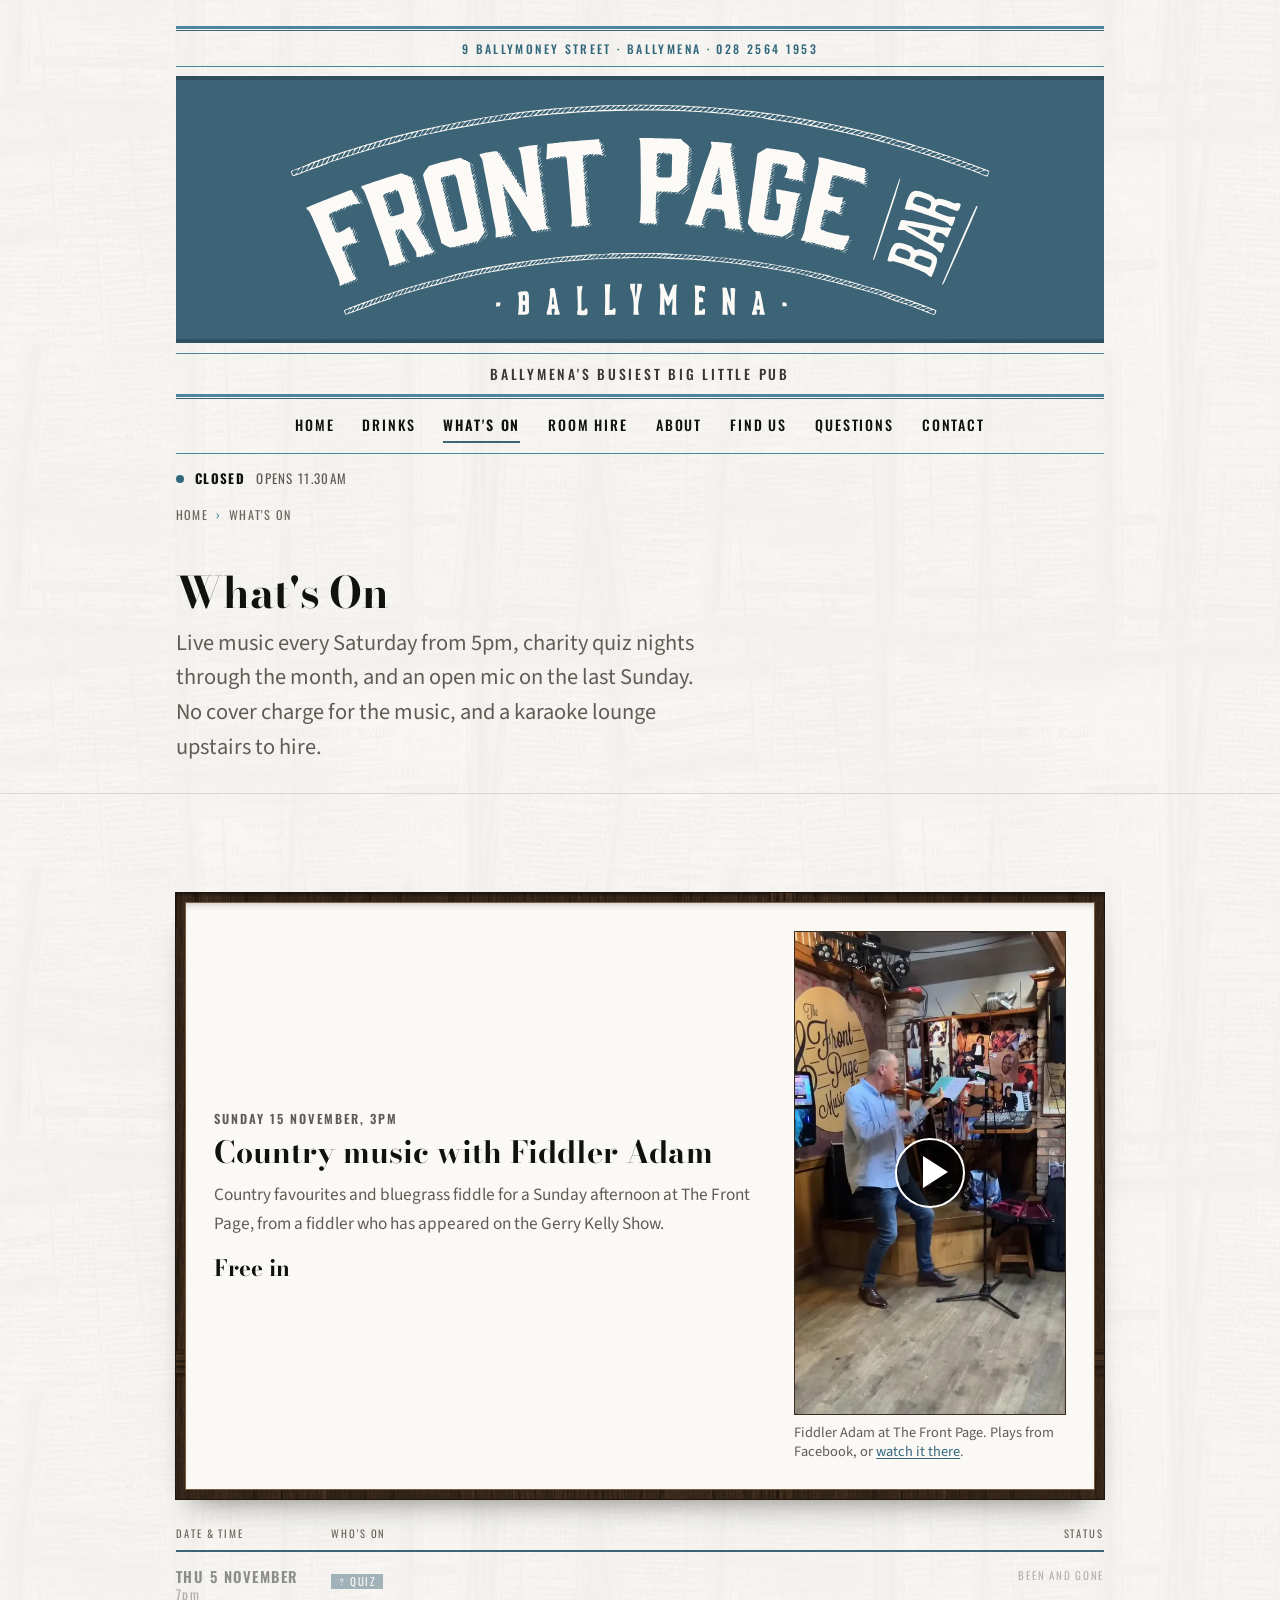
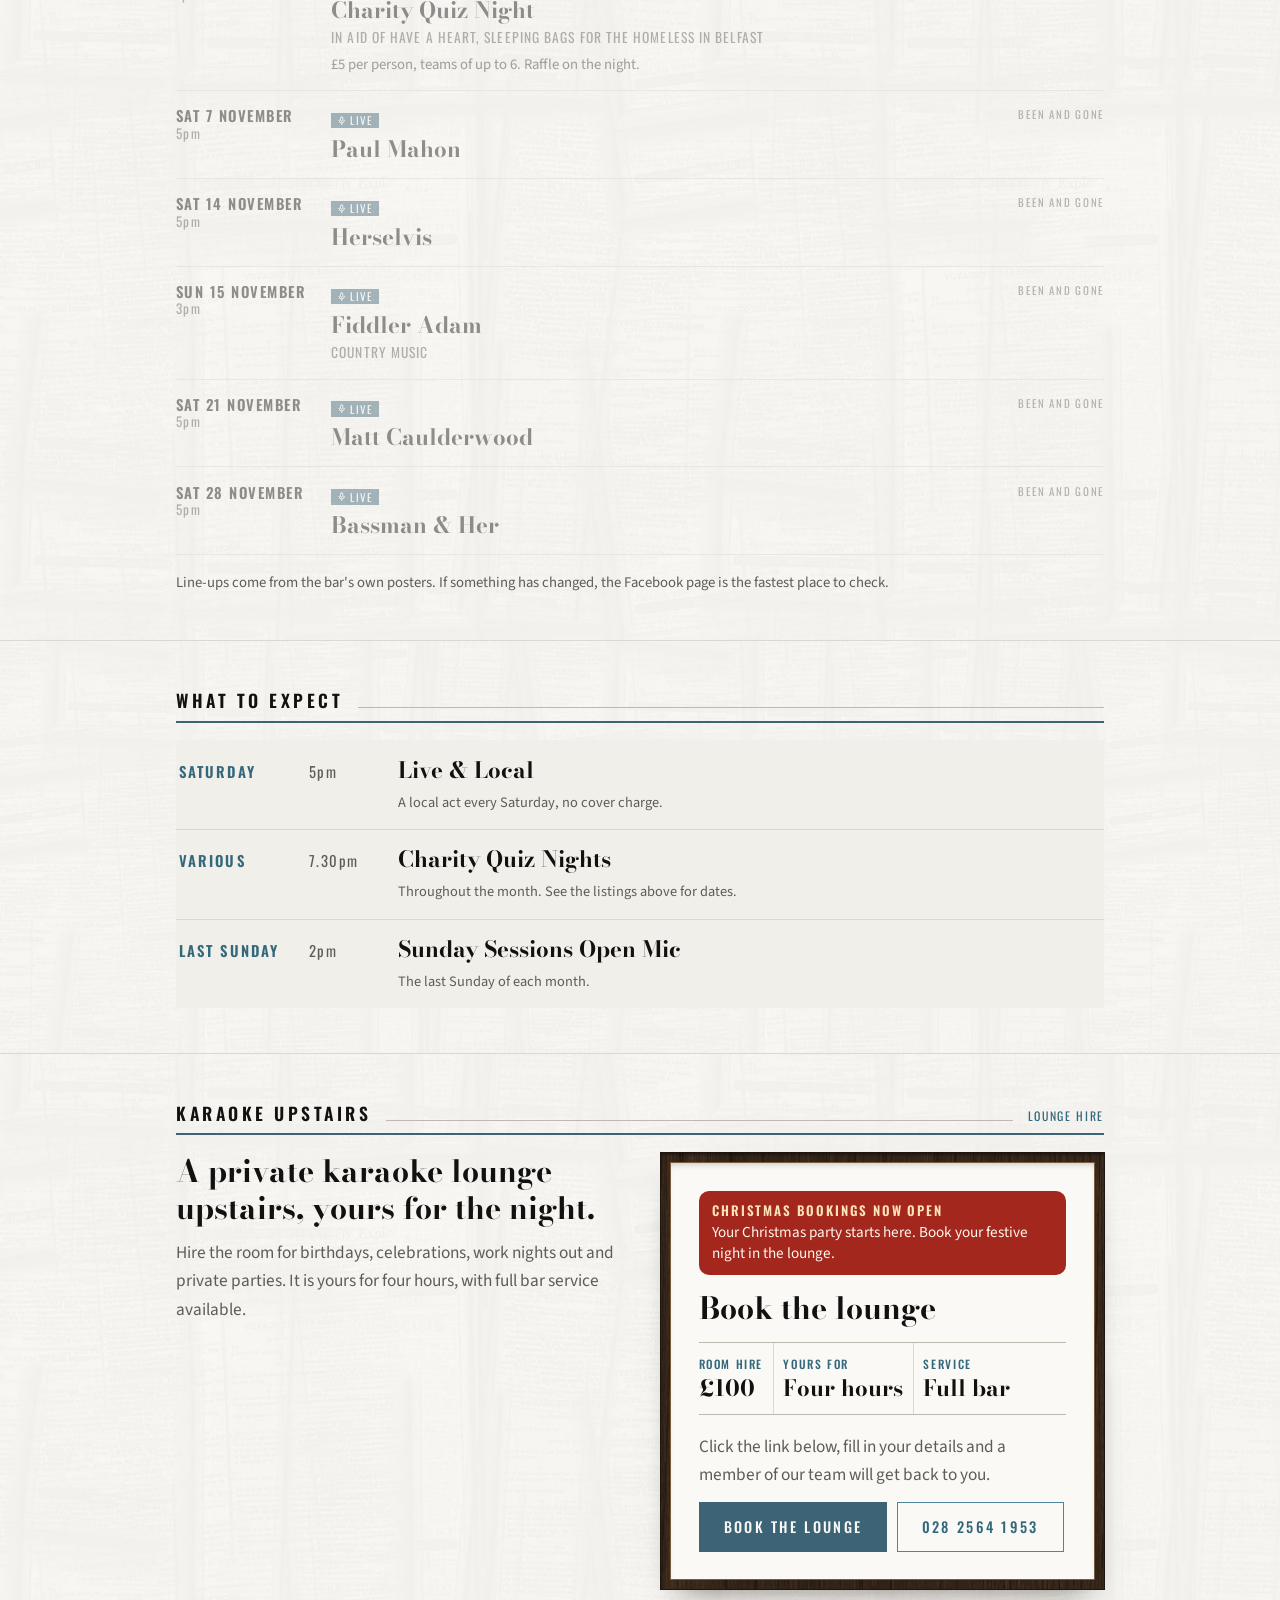
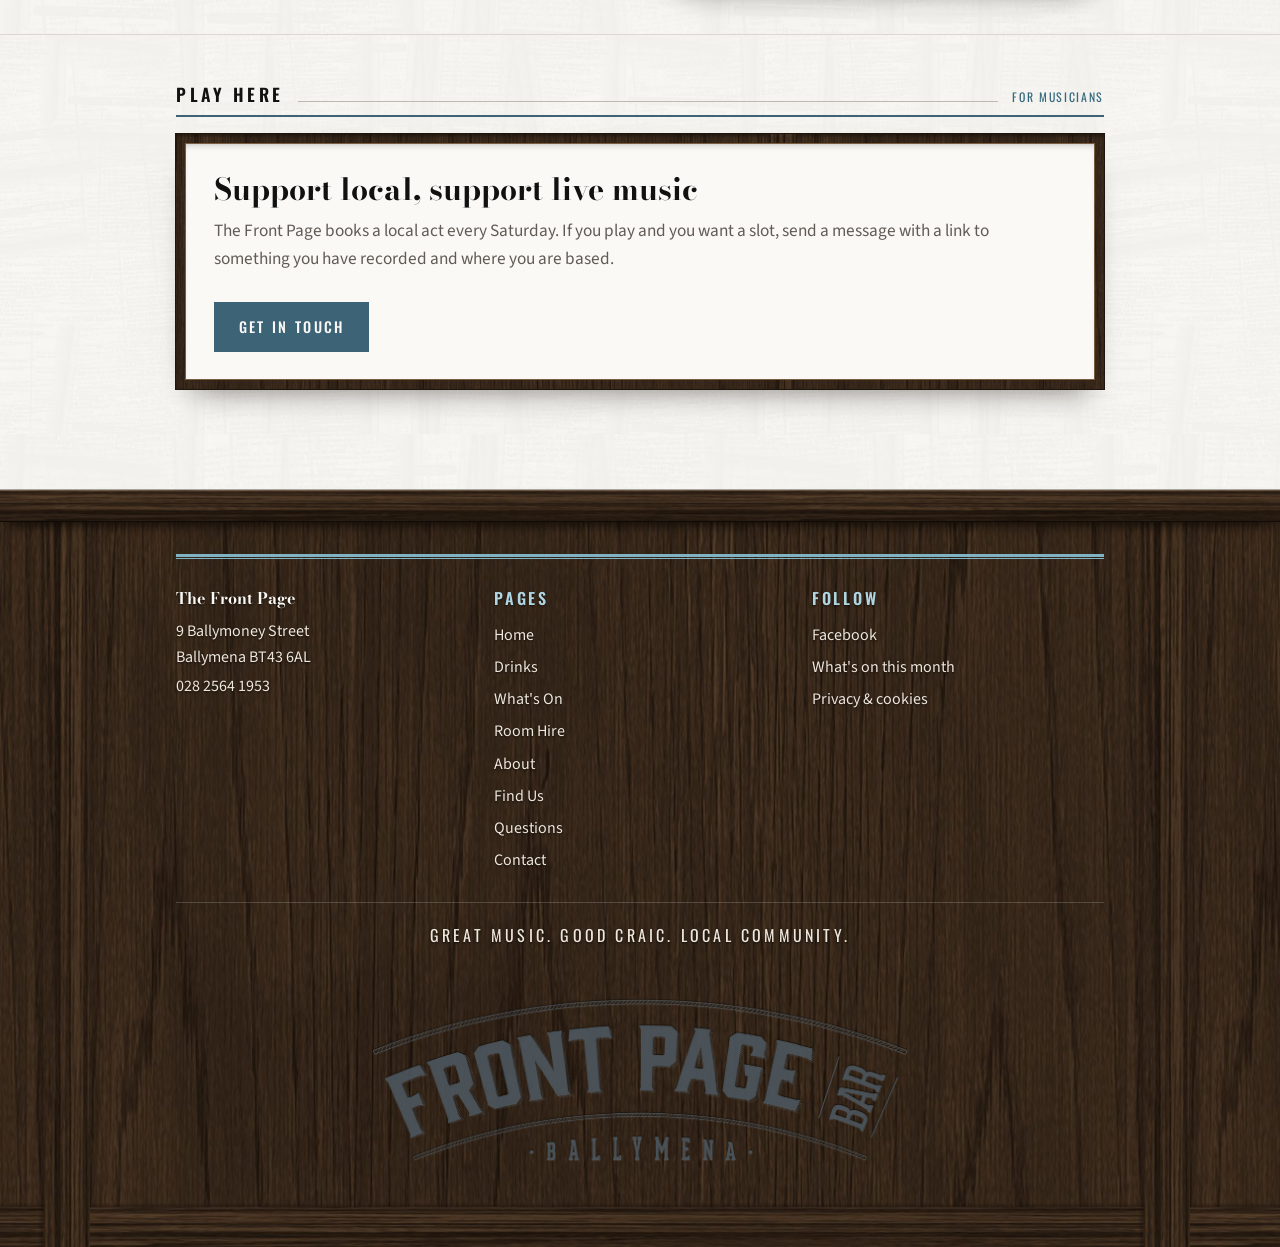
<file: whats-on.html>
<!doctype html>
<html lang="en-GB" class="look-oak">
<head>
<meta charset="utf-8">
<meta name="viewport" content="width=device-width, initial-scale=1">
<title>What's On | The Front Page Bar, Ballymena</title>
<meta name="description" content="Live music every Saturday from 5pm at The Front Page, Ballymena, plus charity quiz nights, the Sunday Sessions open mic and the karaoke lounge upstairs. This month's full line-up.">

<link rel="canonical" href="https://thefrontpagebar.com/whats-on.html">
<meta property="og:type" content="website">
<meta property="og:site_name" content="The Front Page Bar">
<meta property="og:title" content="What's On | The Front Page Bar, Ballymena">
<meta property="og:description" content="Live music every Saturday from 5pm at The Front Page, Ballymena, plus charity quiz nights, the Sunday Sessions open mic and the karaoke lounge upstairs. This month's full line-up.">
<meta property="og:url" content="https://thefrontpagebar.com/whats-on.html">
<meta name="twitter:card" content="summary_large_image">
<link rel="icon" href="favicon.ico" sizes="48x48">
<link rel="icon" href="assets/img/favicon-32.png" sizes="32x32" type="image/png">
<link rel="apple-touch-icon" href="assets/img/apple-touch-icon.png">
<link rel="manifest" href="site.webmanifest">
<meta name="theme-color" content="#3D6476">
<link rel="preconnect" href="https://fonts.googleapis.com">
<link rel="preconnect" href="https://fonts.gstatic.com" crossorigin>
<link rel="stylesheet" href="https://fonts.googleapis.com/css2?family=Bodoni+Moda:opsz,wght@6..96,600;6..96,700;6..96,900&family=Oswald:wght@400;500;600&family=Source+Sans+3:ital,wght@0,400;0,600;1,400&display=swap">
<link rel="stylesheet" href="assets/css/site.css?v=8496f734">

<script type="application/ld+json">{"@context":"https://schema.org","@type":"BreadcrumbList","itemListElement":[{"@type":"ListItem","position":1,"name":"Home","item":"https://thefrontpagebar.com/index.html"},{"@type":"ListItem","position":2,"name":"What's On","item":"https://thefrontpagebar.com/whats-on.html"}]}</script><script type="application/ld+json">{"@context":"https://schema.org","@type":"Event","name":"Charity Quiz Night in aid of Have a Heart, sleeping bags for the homeless in Belfast","startDate":"2026-11-05T19:00:00+00:00","eventStatus":"https://schema.org/EventScheduled","eventAttendanceMode":"https://schema.org/OfflineEventAttendanceMode","location":{"@type":"Place","name":"The Front Page Bar","address":{"@type":"PostalAddress","streetAddress":"9 Ballymoney Street","addressLocality":"Ballymena","postalCode":"BT43 6AL","addressCountry":"GB"}},"organizer":{"@type":"Organization","name":"The Front Page Bar","url":"https://thefrontpagebar.com/"},"isAccessibleForFree":false,"offers":{"@type":"Offer","price":"5.00","priceCurrency":"GBP","availability":"https://schema.org/InStock","url":"https://thefrontpagebar.com/whats-on.html"}}</script><script type="application/ld+json">{"@context":"https://schema.org","@type":"Event","name":"Paul Mahon","startDate":"2026-11-07T17:00:00+00:00","eventStatus":"https://schema.org/EventScheduled","eventAttendanceMode":"https://schema.org/OfflineEventAttendanceMode","location":{"@type":"Place","name":"The Front Page Bar","address":{"@type":"PostalAddress","streetAddress":"9 Ballymoney Street","addressLocality":"Ballymena","postalCode":"BT43 6AL","addressCountry":"GB"}},"organizer":{"@type":"Organization","name":"The Front Page Bar","url":"https://thefrontpagebar.com/"},"isAccessibleForFree":true,"offers":{"@type":"Offer","price":"0","priceCurrency":"GBP","availability":"https://schema.org/InStock","url":"https://thefrontpagebar.com/whats-on.html"}}</script><script type="application/ld+json">{"@context":"https://schema.org","@type":"Event","name":"Herselvis","startDate":"2026-11-14T17:00:00+00:00","eventStatus":"https://schema.org/EventScheduled","eventAttendanceMode":"https://schema.org/OfflineEventAttendanceMode","location":{"@type":"Place","name":"The Front Page Bar","address":{"@type":"PostalAddress","streetAddress":"9 Ballymoney Street","addressLocality":"Ballymena","postalCode":"BT43 6AL","addressCountry":"GB"}},"organizer":{"@type":"Organization","name":"The Front Page Bar","url":"https://thefrontpagebar.com/"},"isAccessibleForFree":true,"offers":{"@type":"Offer","price":"0","priceCurrency":"GBP","availability":"https://schema.org/InStock","url":"https://thefrontpagebar.com/whats-on.html"}}</script><script type="application/ld+json">{"@context":"https://schema.org","@type":"Event","name":"Fiddler Adam: Country music","startDate":"2026-11-15T15:00:00+00:00","eventStatus":"https://schema.org/EventScheduled","eventAttendanceMode":"https://schema.org/OfflineEventAttendanceMode","location":{"@type":"Place","name":"The Front Page Bar","address":{"@type":"PostalAddress","streetAddress":"9 Ballymoney Street","addressLocality":"Ballymena","postalCode":"BT43 6AL","addressCountry":"GB"}},"organizer":{"@type":"Organization","name":"The Front Page Bar","url":"https://thefrontpagebar.com/"},"isAccessibleForFree":true,"offers":{"@type":"Offer","price":"0","priceCurrency":"GBP","availability":"https://schema.org/InStock","url":"https://thefrontpagebar.com/whats-on.html"}}</script><script type="application/ld+json">{"@context":"https://schema.org","@type":"Event","name":"Matt Caulderwood","startDate":"2026-11-21T17:00:00+00:00","eventStatus":"https://schema.org/EventScheduled","eventAttendanceMode":"https://schema.org/OfflineEventAttendanceMode","location":{"@type":"Place","name":"The Front Page Bar","address":{"@type":"PostalAddress","streetAddress":"9 Ballymoney Street","addressLocality":"Ballymena","postalCode":"BT43 6AL","addressCountry":"GB"}},"organizer":{"@type":"Organization","name":"The Front Page Bar","url":"https://thefrontpagebar.com/"},"isAccessibleForFree":true,"offers":{"@type":"Offer","price":"0","priceCurrency":"GBP","availability":"https://schema.org/InStock","url":"https://thefrontpagebar.com/whats-on.html"}}</script><script type="application/ld+json">{"@context":"https://schema.org","@type":"Event","name":"Bassman & Her","startDate":"2026-11-28T17:00:00+00:00","eventStatus":"https://schema.org/EventScheduled","eventAttendanceMode":"https://schema.org/OfflineEventAttendanceMode","location":{"@type":"Place","name":"The Front Page Bar","address":{"@type":"PostalAddress","streetAddress":"9 Ballymoney Street","addressLocality":"Ballymena","postalCode":"BT43 6AL","addressCountry":"GB"}},"organizer":{"@type":"Organization","name":"The Front Page Bar","url":"https://thefrontpagebar.com/"},"isAccessibleForFree":true,"offers":{"@type":"Offer","price":"0","priceCurrency":"GBP","availability":"https://schema.org/InStock","url":"https://thefrontpagebar.com/whats-on.html"}}</script>
</head>
<body>

<a class="skip" href="#main">Skip to content</a>
<div class="runhead" id="runhead">
  <div class="runhead__in sheet">
    <a class="runhead__name" href="index.html"><picture><source type="image/webp" srcset="assets/img/logo-sm.webp?v=aea6c464"><img src="assets/img/logo-sm.png?v=f793d2e6" width="420" height="132" alt="The Front Page Bar"></picture></a>
    <span class="runhead__mid">Ballymena's Busiest Big Little Pub</span>
    <button class="runhead__burger" type="button" id="burger2"
            aria-expanded="false" aria-controls="drawer">Menu</button>
  </div>
  <i class="runhead__bar" id="progress"></i>
</div>
<header class="mast">
  <div class="sheet">
    <div class="rule rule--d"></div>
    <p class="mast__kicker">9 Ballymoney Street &middot; Ballymena &middot; <a href="tel:+442825641953">028 2564 1953</a></p>
    <div class="rule"></div>
    <a class="mast__name" href="index.html"><svg class="plate plate--logo" viewBox="0 0 1502 461" style="aspect-ratio:1502/461" role="img" aria-label="The Front Page Bar, Ballymena" focusable="false"><g class="plate__g"><path pathLength="1" d="M1478 154C1416 130 1350 108 1290 92C1277 88 1264 85 1260 84C1228 73 1107 48 1040 39C1030 38 1020 36 1018 35C1015 34 971 29 947 27C938 26 928 25 925 25C837 16 702 16 599 24C565 26 505 32 493 34C490 35 477 37 464 39C383 51 283 71 242 83C237 85 221 90 206 93C164 105 88 129 84 131C84 132 75 135 65 139C55 142 38 148 29 152C8 160 11 159 8 154C5 147 5 147 12 145C22 141 44 132 48 130C59 125 123 104 173 89C184 86 197 82 201 81C254 64 381 38 455 27C649 -1 850 -1 1043 26C1077 31 1092 34 1154 46C1195 54 1259 69 1293 79C1351 95 1438 124 1456 132C1459 133 1469 137 1478 140C1488 144 1496 147 1496 147C1497 148 1492 160 1492 159C1491 159 1485 157 1478 154ZM14 155C16 155 20 150 21 145C22 143 22 143 15 145C11 147 8 148 8 148C7 148 11 156 11 156C11 156 13 156 14 155ZM1493 153L1495 149L1491 147C1487 146 1487 146 1481 148C1473 150 1473 150 1482 154C1491 157 1491 157 1493 153ZM24 152C27 151 28 149 30 145C33 138 33 138 28 140C25 141 17 153 19 153C19 153 21 153 24 152ZM36 147C37 147 39 145 41 141C44 134 44 134 41 136C36 137 35 138 32 143C31 146 30 148 30 149C30 149 30 149 31 149C32 149 34 148 36 147ZM1478 147C1485 145 1485 145 1480 143C1477 141 1476 141 1471 144C1464 146 1464 147 1468 148C1471 150 1472 150 1478 147ZM50 139C53 135 55 130 54 130C50 130 41 140 41 145C41 147 48 142 50 139ZM1469 143L1473 141L1469 139C1466 137 1465 137 1460 140C1453 142 1453 143 1457 144C1460 146 1463 145 1469 143ZM62 133C66 126 66 126 60 128C58 129 52 138 52 141C52 141 53 141 56 140C59 139 60 138 62 133ZM1458 139L1463 137L1460 135C1459 135 1457 134 1456 134C1455 134 1453 134 1451 135C1449 136 1446 137 1445 138L1442 139L1445 140C1450 142 1452 142 1458 139ZM73 129C77 122 77 122 71 124C68 125 67 127 65 131C62 138 62 138 66 136C70 135 71 134 73 129ZM1447 135L1452 133L1449 131C1445 129 1444 129 1437 132L1432 135L1434 136C1439 138 1442 138 1447 135ZM1438 130C1442 129 1441 128 1437 126C1433 125 1421 129 1422 131C1423 133 1429 134 1432 133C1434 132 1436 131 1438 130ZM78 132C80 131 82 129 84 125C88 118 87 118 83 120C80 121 79 122 76 127C72 134 73 134 78 132ZM95 121C98 115 98 115 93 116C90 117 89 119 87 123L84 129L88 128C91 127 93 125 95 121ZM1425 127C1431 125 1431 124 1426 123C1423 122 1422 122 1414 125L1410 127L1413 128C1417 130 1419 130 1425 127ZM101 123C103 123 109 113 109 112C107 110 100 114 98 120C94 126 94 126 101 123ZM1415 123L1420 121L1417 119C1413 118 1412 118 1405 120L1400 123L1402 124C1407 126 1410 126 1415 123ZM1403 120C1410 117 1410 117 1405 115C1402 114 1390 117 1390 120C1390 120 1395 122 1397 122C1397 122 1400 121 1403 120ZM111 120C114 119 115 117 117 114C120 107 120 107 117 109C112 110 111 111 108 116C105 122 106 122 111 120ZM128 110C131 104 131 104 127 105C124 106 122 108 120 112C116 119 116 119 121 117C124 116 126 114 128 110ZM1392 116C1399 114 1399 113 1394 112C1391 111 1390 111 1385 113C1379 116 1378 117 1382 118C1386 119 1387 118 1392 116ZM1382 113L1388 110L1384 109C1379 107 1379 107 1373 110L1367 113L1371 114C1376 116 1375 116 1382 113ZM133 113C135 113 137 111 139 107C142 101 142 100 139 102C134 103 133 104 130 110C128 115 128 115 133 113ZM150 104C153 97 153 97 148 99C146 100 144 101 142 105C138 112 138 111 143 110C146 109 147 108 150 104ZM1371 109C1377 107 1377 106 1372 105C1369 104 1368 104 1363 106C1357 109 1357 110 1360 111C1365 112 1367 111 1371 109ZM1360 106C1367 103 1367 103 1362 101C1358 101 1357 101 1352 103L1346 106L1349 107C1353 109 1354 109 1360 106ZM155 106C158 105 165 96 163 95C162 93 155 97 153 102C149 108 149 108 155 106ZM1350 103C1355 100 1355 99 1350 98C1347 97 1345 98 1341 100L1335 103L1339 104C1343 106 1344 106 1350 103ZM166 103C169 102 175 93 174 92C172 89 167 93 163 100C160 104 160 105 162 104C163 104 165 103 166 103ZM1344 96C1344 94 1336 94 1330 97C1324 100 1324 99 1331 102C1332 102 1344 98 1344 96ZM183 93C186 88 186 87 185 88C184 88 182 89 181 89C179 89 177 91 175 95C171 102 171 101 176 100C179 99 181 98 183 93ZM1328 96L1333 93L1329 92C1326 91 1325 91 1320 93C1314 96 1313 97 1317 98C1321 99 1323 98 1328 96ZM188 97C190 96 191 95 194 90C197 86 197 84 196 85C195 85 193 86 192 86C190 86 189 87 188 88C188 89 186 92 185 94C182 98 183 98 188 97ZM1318 93L1323 90L1319 89C1315 87 1314 87 1308 90L1303 93L1305 94C1310 96 1312 96 1318 93ZM199 93C204 92 211 80 207 81C202 82 200 84 197 89C194 95 194 95 199 93ZM1307 90L1312 87L1308 86C1303 84 1303 84 1297 87L1291 90L1295 91C1300 93 1301 93 1307 90ZM210 90C213 90 214 88 217 83C220 77 220 77 218 78C213 79 211 81 208 86C204 92 204 92 210 90ZM1295 87C1301 84 1302 83 1298 82C1296 82 1295 81 1294 81C1292 80 1281 87 1283 88C1284 88 1285 89 1286 89C1289 90 1290 89 1295 87ZM221 87C224 87 227 83 231 75C231 75 229 75 226 76C222 77 222 77 219 83C215 89 215 89 221 87ZM1285 83L1290 80L1286 79C1282 77 1281 78 1276 80C1271 83 1270 85 1274 86C1278 87 1279 86 1285 83ZM232 84C234 84 242 74 242 72C242 71 233 74 232 76C226 84 226 87 232 84ZM1275 76C1271 75 1270 75 1265 78L1259 81L1263 82C1267 83 1268 83 1273 80L1279 77L1275 76ZM250 75C253 69 253 69 248 70C246 71 244 72 241 76C237 83 237 82 242 81C246 80 247 79 250 75ZM1263 77L1268 74L1264 73C1260 72 1259 72 1254 75L1248 78L1252 79C1254 80 1256 80 1257 80C1257 80 1260 79 1263 77ZM255 78C257 77 265 68 263 67C262 66 255 69 254 71C253 72 252 74 251 76C249 79 249 80 250 79C251 79 253 78 255 78ZM1251 75C1257 72 1258 71 1252 70C1248 69 1247 70 1243 72L1237 75L1241 76C1246 78 1245 78 1251 75ZM265 75C268 75 269 73 272 69C275 65 275 63 274 64C273 64 271 65 270 65C268 65 266 67 263 71C259 77 259 77 265 75ZM1241 72L1246 69L1242 67C1238 67 1237 67 1234 69C1227 72 1226 73 1229 74C1234 75 1235 75 1241 72ZM277 73C279 72 281 71 283 67L287 61L283 62C280 62 278 63 278 63C278 63 277 65 275 68C271 74 271 74 277 73ZM1231 65C1227 64 1227 64 1221 67L1215 70L1219 71C1223 72 1224 72 1229 69L1235 66L1231 65ZM294 65C299 58 299 58 291 60C289 60 283 69 283 71C283 73 291 69 294 65ZM1219 66L1224 63L1220 62C1215 61 1202 67 1206 68C1207 68 1208 69 1209 69C1212 70 1213 69 1219 66ZM302 67C303 66 309 57 308 57C306 54 294 64 294 68C294 68 301 68 302 67ZM313 64C313 64 315 62 317 59C321 53 320 53 315 55C312 55 305 63 305 66C305 66 313 65 313 64ZM1208 63L1213 61L1210 60C1209 60 1207 59 1206 59C1205 59 1202 60 1199 62C1194 65 1194 65 1196 66C1200 67 1203 66 1208 63ZM1196 62C1202 59 1202 58 1197 57C1191 56 1180 63 1186 64C1190 65 1191 64 1196 62ZM324 62C325 61 331 52 331 52C330 52 329 52 327 52C323 53 321 54 316 62C316 64 322 63 324 62ZM1190 56C1188 53 1182 54 1177 57L1172 60L1175 61C1179 62 1180 62 1185 59C1188 58 1191 56 1190 56ZM333 60C334 60 337 57 339 54L343 49L340 50C336 50 334 51 331 55C326 61 326 62 328 61C329 61 331 60 333 60ZM1174 57C1179 54 1179 53 1174 52C1170 51 1159 57 1163 59C1167 60 1170 59 1174 57ZM344 58C346 57 348 56 350 52C355 46 355 46 347 48C345 48 339 57 339 58C339 59 340 59 344 58ZM1163 55C1166 53 1168 52 1168 51C1168 50 1160 49 1159 50C1158 50 1155 52 1153 53L1149 56L1152 57C1157 58 1158 58 1163 55ZM356 55C358 55 365 46 364 45C363 43 356 47 353 51C349 56 349 57 352 56C353 56 355 55 356 55ZM1152 52C1160 47 1152 45 1143 50C1138 53 1138 54 1146 55C1146 55 1149 54 1152 52ZM367 53C368 53 370 51 373 48L377 42L374 43C372 43 370 43 369 43C368 43 361 53 361 54C361 54 362 54 363 54C364 54 366 53 367 53ZM1145 47C1146 47 1145 46 1143 46C1142 46 1140 45 1139 45C1138 45 1136 46 1133 48L1127 51L1130 52C1132 52 1134 53 1134 53C1135 53 1143 49 1145 47ZM380 50C381 50 383 47 385 45L388 40L384 41C380 42 376 45 373 49L372 52L375 52C378 51 380 51 380 50ZM394 46C399 39 400 38 395 39C390 40 390 40 386 46L383 50L386 50C389 49 391 48 394 46ZM1130 48C1135 45 1135 44 1130 43C1127 42 1116 48 1118 50C1121 51 1126 50 1130 48ZM401 47C403 47 410 39 410 37C410 37 408 37 406 37C402 38 400 39 396 46L394 49L396 48C398 48 400 47 401 47ZM1119 45C1124 42 1124 42 1118 41C1115 41 1105 46 1107 48C1110 49 1115 48 1119 45ZM416 42C418 40 420 38 420 36L422 34L418 34C415 35 413 36 413 36C410 39 406 45 406 46C406 48 414 45 416 42ZM1108 43C1113 40 1113 40 1107 39C1104 39 1094 44 1096 46C1099 47 1104 46 1108 43ZM1100 38C1098 36 1093 37 1089 39C1084 43 1084 44 1088 44C1091 45 1102 40 1100 38ZM426 42C428 40 433 32 431 32C427 32 424 34 422 37C421 39 419 41 418 42L416 45L420 44C422 44 425 43 426 42ZM1085 40C1090 37 1090 36 1085 35C1082 34 1081 35 1079 36C1078 37 1076 39 1075 39C1072 41 1072 42 1076 43C1078 43 1079 43 1080 43C1080 43 1082 42 1085 40ZM438 39C440 37 441 35 442 33L444 30L440 31C435 32 436 32 431 38L428 43L432 42C435 41 437 40 438 39ZM1074 38C1080 35 1080 34 1076 33C1071 32 1070 32 1065 36L1061 40L1064 41C1068 42 1069 42 1074 38ZM448 39C448 39 450 37 452 34C456 28 456 28 454 29C452 29 450 29 449 29C447 29 440 38 440 40C440 41 448 40 448 39ZM460 37C460 36 462 34 464 32L467 27L464 27C462 27 460 28 459 28C457 29 451 38 451 39C451 39 459 38 460 37ZM1064 36L1068 32L1064 31C1059 30 1058 31 1051 36C1050 38 1050 38 1051 39C1056 40 1059 39 1064 36ZM1052 34C1059 29 1051 27 1043 32C1038 36 1038 37 1043 38C1047 38 1047 38 1052 34ZM471 35C472 34 473 32 475 30C479 26 479 25 474 26C470 27 466 30 463 35L462 38L466 37C468 37 471 36 471 35ZM1040 33L1045 29L1041 28C1037 27 1037 27 1032 31L1028 34L1030 35C1034 37 1034 37 1040 33ZM485 30C490 25 490 24 485 25C481 25 478 27 474 34C471 38 481 34 485 30ZM1029 31C1035 27 1035 26 1029 26C1026 26 1024 27 1021 29C1016 33 1016 33 1020 34C1022 34 1023 34 1024 34C1024 34 1026 33 1029 31ZM496 29C501 22 501 22 497 23C493 24 485 30 485 33C485 35 493 32 496 29ZM507 27C513 22 513 21 508 22C504 22 496 29 496 32C496 34 504 31 507 27ZM1018 29L1023 26L1019 25C1014 24 1003 30 1007 32C1010 33 1014 32 1018 29ZM1007 28C1012 24 1012 23 1007 23C1004 23 1001 24 998 27L993 30L997 31C999 31 1001 31 1001 31C1001 31 1004 30 1007 28ZM519 26C523 21 523 21 521 21C517 20 514 21 510 26L506 30L510 30C513 30 515 30 519 26ZM530 24C535 19 535 19 530 19C526 20 519 26 519 29C519 31 527 28 530 24ZM996 26L1001 23L997 22C992 22 983 26 983 29C983 31 992 29 996 26ZM535 27C537 27 546 20 546 18C546 16 538 19 534 23C530 27 529 29 531 28C532 28 534 27 535 27ZM984 25C989 22 989 21 983 21C979 20 971 27 973 28C977 29 980 28 984 25ZM973 24C978 20 978 19 973 19C970 19 968 20 964 23L959 26L962 27C964 27 966 27 967 27C968 27 970 26 973 24ZM554 21L558 16L554 17C550 17 548 19 545 22L540 26L545 26C549 26 550 26 554 21ZM961 23C967 19 967 18 962 18C959 18 956 19 953 22L948 25L952 26C955 26 956 26 957 26C957 26 959 25 961 23ZM563 23C564 21 566 19 567 18L569 15L565 16C560 17 556 20 554 24C552 27 560 26 563 23ZM952 21L955 18L951 17C947 17 945 18 942 21L937 24L941 24C946 25 947 25 952 21ZM576 20C581 15 581 14 575 15C572 16 570 17 567 20L564 24L567 24C571 24 572 24 576 20ZM941 19L944 17L939 16C935 16 934 17 930 20L926 23L930 23C935 24 936 24 941 19ZM588 18L592 13L588 14C584 15 582 16 579 19L574 23L579 23C583 23 584 23 588 18ZM929 15C924 15 916 19 916 22C916 24 924 23 928 19L933 16L929 15ZM599 18C601 15 603 13 602 13C596 13 590 15 588 21C585 25 594 23 599 18ZM917 18L921 15L917 14C913 14 911 15 908 18L904 21L907 21C912 22 913 22 917 18ZM610 17L614 12L610 12C607 12 605 13 602 17L597 21L602 21C606 21 607 21 610 17ZM622 16L626 11L622 11C618 11 610 18 610 20C610 23 618 20 622 16ZM905 18C911 14 911 13 905 13C902 13 900 14 897 17L892 20L895 21C897 21 899 21 899 21C900 21 903 20 905 18ZM633 16C638 11 638 10 633 11C628 12 621 17 621 20C621 22 629 19 633 16ZM894 17C899 13 899 12 894 12C890 12 882 17 882 20C882 22 890 20 894 17ZM644 15L648 10L644 10C641 10 640 11 636 15L631 19L635 19C639 19 640 19 644 15ZM871 16L876 12L871 12C867 11 866 12 863 15L859 18L862 19C864 19 866 19 866 19C866 19 869 18 871 16ZM883 16L887 13L883 12C880 11 878 12 872 17L869 19L874 19C878 19 880 19 883 16ZM656 14L660 9L656 10C652 10 651 11 647 14L643 18L647 18C651 18 652 18 656 14ZM667 14L671 9L667 9C663 9 655 15 655 18C655 21 663 18 667 14ZM860 15C865 11 865 10 860 10C856 10 848 15 848 18C848 20 856 18 860 15ZM678 13C683 9 683 8 677 9C674 9 672 11 669 14L665 17L670 17C674 17 675 17 678 13ZM690 13L694 8L690 8C686 8 685 9 681 13L676 17L681 17C685 17 686 17 690 13ZM701 12L705 8L701 8C697 8 689 14 689 16C689 19 698 16 701 12ZM828 12L830 9L826 9C823 9 821 10 817 13L813 16L817 16C821 17 824 16 828 12ZM838 13L842 10L838 9C834 9 832 10 829 13L824 17L829 17C833 17 834 17 838 13ZM849 14L853 11L849 10C846 10 836 15 836 17C836 19 846 17 849 14ZM712 13C717 9 717 8 711 8C708 8 707 9 703 12L699 16L704 16C707 16 709 16 712 13ZM723 13C729 8 729 7 724 7C721 7 719 8 715 12L710 16L715 16C718 16 720 16 723 13ZM734 13C740 9 740 7 735 7C732 7 723 14 723 16C723 18 731 16 734 13ZM747 12L751 7L747 7C742 7 735 13 735 16C735 18 743 15 747 12ZM758 12C763 8 763 7 758 7C754 7 745 14 746 16C747 17 754 16 758 12ZM769 13C774 8 774 7 769 7C766 7 756 14 757 15C759 17 765 16 769 13ZM781 12C783 10 784 8 784 8C783 8 781 8 780 8C777 7 769 13 769 16C769 18 776 16 781 12ZM792 12L796 9L792 8C788 8 780 13 780 16C780 18 787 16 792 12ZM804 12L808 9L803 8C799 8 798 9 794 12L790 16L795 16C799 16 800 16 804 12ZM815 13C820 9 820 8 815 8C811 9 809 9 806 12L801 16L806 16C811 16 812 16 815 13Z"/><path pathLength="1" d="M354 312C355 309 355 309 350 310C346 311 345 310 336 306L327 301L325 291C323 286 318 269 314 253C310 238 304 215 301 203C298 192 293 176 291 168L288 155L293 146C297 142 300 138 300 137C300 136 306 135 325 129C329 128 340 126 350 123L368 119L373 122C375 123 378 124 379 124C379 124 380 124 380 125C379 125 380 126 382 126C383 126 384 127 384 128C384 128 385 128 386 128C387 128 388 129 388 131C388 134 389 134 390 132C391 131 392 130 392 131C392 132 391 133 390 133C389 135 388 138 390 139C390 139 390 141 390 142C391 143 391 145 391 146C391 147 392 150 392 152C393 157 393 157 397 153C400 150 400 150 397 155C394 158 394 160 394 161C395 162 395 164 395 164C395 165 396 167 396 167C396 168 397 168 399 165L403 161L400 166C395 173 396 176 400 171L404 167L401 172C399 174 398 178 398 179L398 182L400 180C400 178 402 176 403 175C405 173 404 176 400 181C399 183 398 186 400 186C400 186 402 185 403 183C404 181 406 179 406 179C406 179 405 182 403 184C400 188 400 190 400 192C401 194 401 195 402 197C402 198 403 198 405 195C409 191 409 192 405 197C401 202 402 207 406 202C408 200 408 200 406 203C404 206 403 210 405 210C405 210 406 210 406 210C406 209 407 208 408 206C411 202 411 205 407 209C405 212 405 213 405 215C406 216 406 218 406 218C406 219 407 222 407 224L408 229L411 225C413 222 414 220 414 220C415 220 411 227 410 229C409 230 408 234 410 234C410 234 412 233 413 230C415 228 416 227 416 227C416 228 414 230 413 232C410 236 409 239 411 240C411 240 412 241 412 242C412 245 414 257 415 257C415 257 417 256 418 254C420 252 421 250 421 251C421 251 419 254 418 256C415 259 415 261 415 262C416 263 416 265 416 265C416 266 417 268 417 268C417 269 418 269 420 266L423 263L420 267C419 269 418 272 418 274L418 277L421 273C424 267 425 267 422 274C415 284 402 304 401 303C401 303 401 301 402 300C404 298 404 297 402 297C401 297 400 298 396 303C395 305 395 305 396 302C398 299 398 298 395 300C393 300 391 301 390 301C389 300 387 301 386 304C385 306 383 307 383 307C383 307 383 305 384 304L386 301L384 302C382 302 381 303 381 304C380 304 379 306 378 307C377 309 377 309 378 306C380 303 378 302 375 304C375 304 374 305 372 305C367 306 363 307 363 308C362 308 361 310 360 311C359 313 359 313 360 310C363 306 359 306 355 311C353 313 353 313 354 312ZM362 276C364 275 369 274 373 273C385 270 384 271 379 246C374 225 364 182 361 167C358 155 354 151 350 157C349 159 348 160 347 160C347 160 347 160 348 159C350 156 350 155 348 155C347 155 345 157 343 159C341 163 340 163 342 159C344 156 344 156 340 158C337 159 334 159 331 160C327 160 326 163 326 167C327 173 327 173 332 166C334 162 336 160 337 160C337 160 335 163 332 167C330 170 328 174 328 175C328 178 330 177 332 174C335 169 336 170 332 175C330 179 329 185 331 184C331 184 333 181 334 179C335 177 336 175 336 176C337 176 335 178 334 181C329 189 330 194 335 186C336 184 338 182 338 183C338 183 336 185 335 188C333 190 332 193 333 194C333 196 334 196 335 194C336 193 337 191 338 190C339 188 339 189 337 193C335 195 334 198 334 199C334 202 336 201 338 198C339 196 340 194 340 194C341 194 340 196 337 200C335 203 335 204 336 206C336 208 337 208 339 204C341 201 342 199 342 199C343 199 342 201 341 203C337 208 336 210 337 212C338 213 338 214 338 215C339 221 340 224 341 224C341 224 342 224 342 224C342 223 343 222 344 220L347 217L345 220C344 222 343 224 342 225C341 227 341 228 342 230C342 231 343 233 343 234C343 237 344 237 347 233C348 231 349 229 349 229C350 229 349 231 348 232C344 239 344 239 345 244C346 249 347 250 348 247C349 246 350 244 351 243C352 242 352 242 350 246C347 250 347 251 348 253C348 254 349 257 349 258C349 261 349 261 354 254L356 252L354 255C353 256 352 259 351 260C350 262 350 263 351 265C351 266 352 268 352 269C352 271 352 271 353 271C353 271 354 271 354 271C354 270 355 269 356 267C358 265 358 265 356 269C353 273 353 278 356 276C356 276 357 276 357 276C357 278 358 278 362 276Z"/><path pathLength="1" d="M216 345C216 340 215 338 193 274C187 258 179 235 175 222C164 192 163 190 159 185C156 182 156 181 157 180C158 179 200 165 226 157L242 152L247 154C249 155 252 156 252 156C252 156 253 156 253 156C253 157 254 157 255 157C256 157 257 158 257 159C258 159 259 159 260 159C261 159 262 159 262 161C263 162 263 162 264 161C266 160 266 162 265 163C264 164 264 165 265 166C265 168 266 167 267 165C268 164 269 163 269 163C270 163 269 165 268 166C266 169 265 172 267 173C267 173 268 175 268 177C268 180 268 180 273 173C274 172 273 173 272 177C269 182 269 183 272 190C272 191 272 193 272 194C273 198 273 198 276 194C278 191 279 190 279 190C280 190 278 192 277 195C274 199 274 199 276 208C277 209 278 208 279 206C281 203 282 201 282 201C283 201 282 203 280 206C278 210 277 214 279 214C279 214 280 213 281 211C282 209 283 208 284 208C284 208 283 210 281 213C279 216 279 217 279 219C280 221 281 221 283 217C286 212 286 213 283 218C279 225 280 229 285 222C288 217 288 218 285 224C282 229 282 232 284 232C284 232 285 231 286 229C286 228 287 226 288 226C289 225 288 227 286 230C284 234 284 235 285 238C286 240 285 241 280 250C277 255 274 260 274 261C275 263 276 262 283 251C289 241 295 232 292 238C291 240 287 246 283 252C279 259 277 264 277 265C278 267 279 266 285 256C288 251 292 246 293 244C294 243 291 248 287 255C280 266 278 270 281 270C281 270 282 269 283 268C283 267 284 266 284 266C285 266 284 268 283 269C281 274 282 276 285 273L288 270L286 273L284 277L286 281C289 285 289 285 291 282C291 280 292 279 292 280C293 280 292 281 291 283C290 285 289 288 291 288C291 288 292 288 293 286C293 285 294 285 294 285C295 285 294 286 293 288C291 292 292 294 295 291L298 288L296 292C295 295 295 296 296 297C296 297 297 297 298 295C299 294 299 292 300 292C301 292 300 294 299 296C297 299 297 301 299 301C299 301 300 300 301 299C301 297 302 296 302 297C303 297 302 299 301 300C299 303 299 303 301 307C304 311 304 311 306 308C306 306 307 305 307 306C308 306 307 307 306 309C305 311 305 312 306 313C306 315 307 314 308 312C309 310 310 310 310 310C310 311 309 313 309 313C306 315 308 318 311 316C313 314 313 314 312 317C310 321 309 322 307 322C307 322 306 322 305 322C304 322 302 324 302 325C301 327 300 329 300 329C299 329 299 329 300 327C301 325 301 324 298 325C296 326 295 326 293 326C292 326 291 328 289 330C287 334 287 333 288 329C289 328 288 328 287 328C286 328 285 329 284 330C284 332 283 332 283 331C282 330 281 330 279 330C274 332 274 332 274 326C274 320 275 322 257 293C251 284 247 276 246 275C246 274 245 274 245 274C244 274 244 274 243 272C243 270 241 270 240 274C239 275 237 280 235 283L232 288L234 295C237 304 237 304 240 300C242 295 242 296 240 302C237 307 238 312 240 307C241 306 242 304 242 304C243 304 242 306 241 307C240 311 239 314 241 314C241 314 243 313 244 311C245 309 246 307 246 308C246 308 245 311 243 313C241 317 241 320 243 320C243 320 244 319 245 317C245 316 246 314 247 314C247 314 247 316 245 318C243 322 243 324 244 326C244 328 245 328 247 323C248 320 250 318 250 319C250 319 249 322 247 324C245 329 245 334 248 330C251 326 252 325 250 329C248 333 248 333 250 335C252 338 252 339 250 339C249 339 249 340 249 340C249 341 248 341 246 341C245 341 243 342 243 342C243 343 241 343 240 343C238 343 237 344 237 344C236 345 235 345 234 345C232 345 231 346 231 346C231 347 230 347 230 347C229 347 226 347 223 348C216 351 216 351 216 345ZM236 278C238 274 240 271 239 271C237 269 229 282 230 285C231 287 232 286 236 278ZM232 277C234 273 234 272 232 272C231 272 229 276 229 280C229 282 229 282 232 277ZM223 240C223 239 223 239 222 241C220 245 220 245 234 241C251 236 251 238 240 203C235 188 234 187 231 191L228 194L230 191C232 187 229 186 226 190C225 191 225 191 225 191C225 189 221 191 219 194C216 198 215 198 217 194C219 191 219 191 217 192C215 192 214 193 213 194C212 195 212 195 212 195C212 193 209 194 207 196C206 197 205 198 204 198C203 198 203 205 205 205C205 205 206 207 206 209C206 212 207 212 208 210C209 209 210 207 211 205C213 203 212 204 210 208C208 212 207 216 209 216C209 216 210 215 211 213C212 211 214 209 214 209C214 209 213 212 212 214C210 217 209 220 209 221C210 223 211 223 213 219C214 217 215 216 216 216C216 216 215 218 213 221C212 224 211 226 212 227C212 230 212 230 215 225C216 223 217 221 217 221C218 221 217 224 215 226C213 231 213 231 214 236C216 241 216 241 219 236C221 234 222 232 222 233C222 233 221 236 219 238C217 242 217 243 218 244C219 244 220 244 220 243C221 242 222 241 223 240Z"/><path pathLength="1" d="M460 291C460 290 460 289 461 288C463 287 463 285 461 286C459 287 457 287 451 288C448 288 445 289 444 289C443 290 443 289 443 283C444 277 443 272 439 253C435 231 432 215 421 157C418 143 416 129 415 127C415 124 413 120 411 117C407 111 406 111 428 107C447 104 446 104 449 109C449 111 450 111 451 109C453 108 453 108 452 110C450 113 452 116 454 113C454 112 455 111 456 111C457 111 456 112 455 113C453 116 454 119 457 117L459 115L458 117C456 120 456 120 458 123L460 126L463 124L465 122L463 125C461 129 462 132 465 129C467 126 467 127 465 130C463 134 465 136 468 133C470 130 470 131 468 134C467 136 467 137 468 138C469 139 469 139 470 137C470 136 471 135 472 135C473 135 472 136 471 137C469 140 470 143 473 141L475 139L473 142C471 145 473 148 475 145C476 144 477 143 477 143C478 143 477 144 476 145C474 148 475 151 478 149L480 147L478 150C477 152 477 153 478 154C479 154 480 156 480 157C481 159 481 159 483 157L485 155L484 158C482 160 482 160 484 162C485 164 486 165 486 166C486 166 487 166 488 165C490 163 490 163 489 165C488 167 488 168 489 171L491 174L494 172L496 170L494 173C493 175 493 176 494 179C496 183 497 183 499 180C499 179 500 179 500 179C501 179 500 180 499 181C497 184 498 187 501 185L503 183L501 186C499 189 501 192 503 189C504 188 505 187 505 187C506 187 505 188 504 189C502 192 503 195 506 193L508 191L507 194C505 197 506 199 508 197C509 195 509 196 501 140C497 112 496 108 494 103L491 98L493 97C494 97 502 96 511 94C519 93 528 92 530 92L533 91L532 96C532 99 532 103 532 106C532 109 532 112 532 114C532 116 532 117 532 117C533 117 535 116 537 114L540 111L536 116C533 120 533 121 533 125C534 128 534 131 534 132C534 134 535 135 535 136C535 136 536 135 538 133C543 128 543 129 538 135C533 142 534 146 540 139C541 137 543 135 543 136C543 137 541 139 539 140C537 142 536 145 536 146C536 149 536 149 540 145L544 141L540 146C535 152 535 156 540 151L544 148L541 152C538 156 537 157 538 159C538 160 538 162 538 162C536 166 539 167 542 163L546 159L542 164C537 170 537 174 543 169L547 165L543 169C540 173 540 174 540 179C541 185 541 185 545 181C548 178 548 177 546 180C545 182 544 184 542 185C541 187 541 188 541 189C542 190 542 192 542 194C541 197 543 197 546 193C548 191 548 191 548 192C547 193 546 195 545 196C544 197 543 199 543 200L543 203L546 199L550 196L547 200C542 207 543 211 548 205C549 203 551 201 551 202C551 202 549 205 547 207C542 213 543 217 548 211C551 208 551 208 550 210C549 212 547 214 546 214C545 216 544 220 545 220C546 220 547 219 549 217L553 213L549 218C544 224 544 229 549 223C551 221 553 219 553 220C553 220 551 222 550 224C547 227 547 228 547 232C547 239 548 239 551 235C552 234 554 232 554 232C555 232 553 234 551 237C546 243 547 248 552 241C554 239 554 239 554 240C553 241 552 243 551 244C549 246 548 250 549 250C550 250 551 249 553 247L556 244L553 248C549 254 548 259 553 254C554 252 556 250 556 250C557 250 556 252 555 253C550 259 550 259 551 263L553 266L556 264L558 262L556 265C553 269 554 272 558 268C559 267 560 266 560 267C560 269 556 272 553 272C552 271 550 272 548 275C546 277 546 278 547 275C548 274 549 272 549 272C548 271 544 273 544 273C544 274 543 275 542 276L540 279L541 276C543 273 543 272 541 272C540 272 539 273 538 273C538 274 537 274 536 274C535 273 534 274 533 274C532 274 530 275 528 275C526 275 524 275 523 276C522 276 521 276 520 275C520 274 514 264 507 252C499 241 493 229 492 228C489 224 478 206 472 197L468 191L465 195L463 198L465 194C468 191 468 188 466 188C464 188 461 194 461 196C462 197 462 199 462 199C462 200 463 202 463 202C463 203 464 203 466 200L470 196L466 201C464 204 463 207 463 208C464 208 464 210 464 212C465 214 465 217 466 222C466 224 467 227 467 228C468 232 469 239 469 241C469 242 470 244 470 244C470 245 471 244 473 242C477 238 477 239 473 244C468 250 470 253 475 248L478 244L475 248C470 255 471 259 475 254L479 250L476 255C473 259 473 260 473 264L474 270L477 266L481 262L478 267C475 271 475 271 476 275C478 279 479 279 481 276C483 274 483 274 482 276C481 277 480 279 480 279C479 279 479 280 479 280C479 281 478 283 475 286C473 289 472 289 473 287C476 282 472 282 468 288C467 289 466 290 466 290C466 289 466 288 467 287C468 287 469 286 469 285C469 284 464 285 464 287C462 290 460 292 460 291ZM510 200C510 198 510 197 508 198C507 199 507 200 508 201C509 203 510 203 510 200ZM464 185C463 183 463 183 461 186C459 190 460 193 463 190C465 188 465 187 464 185ZM462 181C461 180 459 181 459 183C459 186 460 187 462 184C463 183 463 182 462 181ZM459 176C458 175 458 175 458 177C458 179 459 180 460 178C460 178 459 177 459 176Z"/><path pathLength="1" d="M121 450C118 444 118 445 131 439C200 413 252 396 317 379C329 376 342 372 346 371C408 352 557 330 654 325C666 325 680 324 687 323C698 322 808 322 810 323C810 323 823 324 839 325C926 330 1005 339 1086 356C1114 361 1153 370 1157 371C1158 372 1167 374 1177 377C1206 384 1211 386 1249 397C1277 405 1322 421 1370 439C1386 445 1384 444 1382 450C1379 455 1380 455 1366 450C1349 443 1328 435 1304 427C1293 424 1283 420 1281 419C1267 412 1165 384 1123 375C1116 373 1110 372 1109 371C1103 368 1019 353 970 347C898 338 794 331 738 333C731 333 714 334 701 334C640 335 565 342 499 352C461 358 403 368 392 372C389 373 375 376 361 379C313 391 224 416 219 419C219 420 216 421 213 422C201 426 159 441 141 448C131 451 123 454 123 454C123 454 122 452 121 450ZM126 452C128 451 133 443 133 441C133 441 122 444 122 445C121 446 123 452 124 452C124 452 125 452 126 452ZM1380 449C1382 444 1378 442 1370 445C1364 447 1364 447 1371 450C1378 453 1379 453 1380 449ZM134 448C137 447 143 439 141 438C140 436 135 440 133 444C130 450 130 450 134 448ZM148 440C152 434 151 433 148 435C145 436 140 443 140 446C140 448 147 443 148 440ZM1367 445C1373 443 1373 442 1369 441C1364 439 1354 443 1358 445C1361 447 1361 447 1367 445ZM1364 439C1366 437 1356 437 1351 438L1346 441L1350 442C1353 443 1361 441 1364 439ZM153 441C156 440 162 430 159 431C158 431 157 432 155 432C154 432 152 434 151 438C149 443 149 443 153 441ZM163 438C165 437 170 427 169 427C166 427 163 430 160 435C158 439 158 440 159 439C160 439 162 438 163 438ZM1349 438C1355 436 1355 435 1351 434C1346 432 1336 437 1340 438C1343 440 1345 440 1349 438ZM176 429C179 423 179 423 175 425C173 425 172 427 169 431L167 436L170 435C173 434 174 433 176 429ZM1341 434L1346 432L1342 431C1339 430 1338 430 1333 432L1328 434L1331 435C1335 437 1335 437 1341 434ZM1331 431C1334 430 1336 429 1335 428C1334 426 1329 426 1324 428L1319 431L1322 432C1324 433 1325 433 1326 433C1326 433 1328 432 1331 431ZM180 431C183 430 189 422 187 421C186 419 181 423 179 427C176 433 176 433 180 431ZM189 428C192 428 199 418 197 417C196 415 190 419 188 424C185 430 185 430 189 428ZM1322 428C1328 426 1328 425 1323 424C1318 423 1308 427 1313 429C1316 430 1318 429 1322 428ZM204 419C206 416 207 413 206 413C203 413 199 416 197 421C194 427 194 427 198 425C201 424 202 423 204 419ZM1313 425C1319 423 1319 422 1315 421C1312 420 1311 420 1307 422C1301 424 1301 425 1304 426C1308 427 1309 426 1313 425ZM213 416C216 410 216 410 212 412C209 413 208 414 206 418L204 423L207 422C210 421 211 420 213 416ZM1304 421C1310 419 1310 418 1305 417C1302 416 1301 416 1298 418C1292 421 1292 421 1295 422C1298 424 1299 424 1304 421ZM1295 418L1300 415L1297 414C1294 413 1293 413 1289 415C1283 417 1283 418 1286 419C1289 421 1290 421 1295 418ZM217 418C220 417 226 409 224 408C223 406 218 410 216 414C214 417 213 419 213 419C214 419 215 419 217 418ZM232 409L235 404L232 405C228 406 223 412 223 416C223 418 230 413 232 409ZM1286 414L1291 412L1288 411C1285 410 1284 410 1280 412C1274 414 1274 415 1277 416C1280 417 1282 416 1286 414ZM241 407C244 401 244 401 240 403C237 403 232 411 232 413C232 415 239 410 241 407ZM1277 411L1282 409L1279 408C1276 407 1275 407 1271 409C1265 411 1265 412 1268 413C1271 414 1273 413 1277 411ZM246 409C247 409 249 406 251 403C253 399 253 398 252 399C251 399 249 400 248 400C247 400 245 403 243 406C241 410 241 411 242 410C243 410 245 409 246 409ZM1267 409C1272 406 1272 406 1271 405C1268 404 1264 404 1259 407C1253 410 1260 412 1267 409ZM1263 403C1263 401 1256 401 1251 403L1246 406L1250 407C1253 408 1263 405 1263 403ZM254 406C257 406 264 397 263 396C261 395 255 398 253 402C250 408 250 408 254 406ZM1249 403C1255 401 1255 400 1250 399C1248 399 1246 399 1242 401L1238 403L1240 404C1242 405 1243 405 1244 405C1244 405 1246 404 1249 403ZM267 402C267 402 269 399 270 397L272 393L270 393C267 393 264 397 261 401L260 405L262 404C264 404 266 403 267 402ZM1241 400C1245 398 1245 397 1240 396C1238 396 1236 396 1233 398C1228 400 1228 400 1231 401C1234 403 1236 403 1241 400ZM273 401C276 400 283 390 280 390C277 391 274 392 272 396C269 402 269 402 273 401ZM288 393C291 387 291 387 287 389C284 389 279 396 279 399C279 401 286 397 288 393ZM1232 397L1236 395L1232 394C1229 393 1228 393 1224 395C1219 397 1219 398 1222 399C1225 400 1227 399 1232 397ZM1223 394L1226 392L1223 391C1220 390 1219 391 1214 393L1209 395L1213 396C1217 397 1218 397 1223 394ZM294 395C295 394 300 386 299 386C298 384 293 387 290 392L288 397L290 396C292 395 294 395 294 395ZM1213 392L1217 390L1214 389C1211 387 1210 387 1206 390C1201 392 1201 393 1204 394C1207 395 1208 394 1213 392ZM302 393C304 392 310 384 309 383C308 381 302 385 300 389C297 394 297 394 302 393ZM1205 386C1202 385 1192 388 1192 390C1192 392 1199 392 1203 390L1208 387L1205 386ZM315 388C319 382 319 380 314 381C312 381 307 389 307 391C307 392 313 389 315 388ZM1194 387C1199 384 1199 384 1195 383C1193 383 1190 383 1187 385C1182 387 1182 388 1185 389C1189 390 1190 389 1194 387ZM321 388C323 387 329 378 328 378C327 376 321 380 319 384C316 389 316 389 321 388ZM1188 381C1185 380 1182 380 1177 383L1173 385L1176 386C1180 387 1190 383 1188 381ZM334 383C334 382 336 380 336 378L338 375L335 376C333 376 331 377 331 377C329 380 326 385 326 386C326 387 332 384 334 383ZM1176 382C1180 380 1180 379 1176 378C1172 377 1162 383 1166 384C1170 385 1171 384 1176 382ZM340 383C341 382 343 380 345 378C346 376 347 374 347 375C348 375 347 377 346 379L343 382L346 381C347 381 349 380 349 380C351 380 357 372 357 371C357 369 353 370 350 373C349 374 348 374 348 374C348 372 341 374 339 376C334 383 334 385 340 383ZM1166 380L1171 377L1167 376C1164 375 1163 376 1159 378C1154 380 1154 381 1158 382C1159 382 1161 382 1161 382C1161 382 1164 381 1166 380ZM1156 378C1160 376 1161 375 1160 374C1157 373 1153 373 1150 375C1146 378 1146 379 1149 380C1150 380 1151 380 1151 380C1151 380 1154 379 1156 378ZM361 377C364 374 367 367 365 368C364 368 363 368 362 368C360 368 354 377 354 379C354 379 361 378 361 377ZM373 371C376 366 376 365 372 366C369 367 368 368 366 372L363 377L367 376C370 376 371 374 373 371ZM1148 375C1152 373 1152 372 1147 371C1146 370 1144 370 1143 371C1143 372 1141 373 1139 374C1136 376 1135 376 1137 377C1141 378 1143 378 1148 375ZM1138 373C1143 370 1143 369 1139 368C1134 368 1125 373 1128 375C1132 376 1134 375 1138 373ZM378 374C379 373 381 371 383 368L386 363L383 364C379 365 378 365 375 370C372 375 373 375 378 374ZM1128 371C1134 367 1134 367 1130 366C1126 366 1115 371 1118 372C1119 372 1120 373 1121 373C1123 374 1124 374 1128 371ZM387 371C389 370 395 363 394 362C393 361 388 363 386 365C385 366 384 369 383 370C381 373 383 373 387 371ZM1120 368L1124 365L1120 364C1116 363 1106 368 1109 370C1113 371 1115 370 1120 368ZM397 369C398 368 401 366 402 363L405 359L401 360C397 361 396 361 393 367C391 370 392 370 397 369ZM1110 366C1115 363 1115 363 1111 362C1106 361 1097 366 1100 368C1104 369 1106 369 1110 366ZM408 366C408 366 410 364 411 362C414 358 414 357 410 358C407 359 402 365 402 367C402 368 408 367 408 366ZM1101 364L1105 361L1102 360C1097 359 1088 364 1091 366C1095 367 1097 367 1101 364ZM419 362C424 357 425 355 421 356C417 357 414 360 412 364C410 367 416 366 419 362ZM1091 362C1096 360 1096 359 1092 358C1088 357 1078 362 1082 364C1085 365 1087 364 1091 362ZM427 362C428 362 430 359 431 357L434 353L431 354C428 355 421 360 421 363C421 364 425 364 427 362ZM437 360C437 360 439 358 440 356C442 354 443 352 443 352C443 352 436 353 435 354C435 354 434 356 432 358C431 360 430 361 430 362C430 362 437 361 437 360ZM1082 360C1087 357 1087 357 1083 356C1079 356 1070 360 1072 362C1074 363 1078 362 1082 360ZM444 359C446 359 452 352 451 351C450 349 445 352 442 356C439 359 439 361 440 360C441 360 443 359 444 359ZM1072 358C1077 356 1077 354 1072 354C1069 354 1062 358 1062 360C1062 361 1069 360 1072 358ZM1063 357C1066 355 1067 354 1066 353C1063 352 1059 352 1055 355L1051 358L1054 359C1056 359 1057 359 1058 359C1058 359 1060 358 1063 357ZM458 354C463 349 463 348 459 349C455 350 452 353 450 357C448 360 455 358 458 354ZM1054 355L1058 352L1055 351C1050 350 1041 355 1044 357C1048 358 1049 358 1054 355ZM467 353C472 348 472 347 468 347C465 347 459 353 459 356C459 358 464 356 467 353ZM477 352C481 346 481 345 478 346C475 346 468 352 468 355C468 356 474 354 477 352ZM1044 353C1049 351 1049 349 1045 349C1041 349 1041 349 1035 348C1032 347 1031 348 1027 350L1023 353L1027 354C1029 354 1031 354 1034 352C1036 350 1038 350 1038 350C1039 350 1038 351 1036 352C1030 356 1037 357 1044 353ZM486 350C491 345 491 344 487 344C484 345 478 350 478 353C478 355 483 353 486 350ZM496 348C501 343 501 342 497 343C494 344 487 350 487 352C487 354 494 351 496 348ZM1025 350L1029 347L1026 346C1022 345 1014 349 1015 351C1016 353 1021 352 1025 350ZM1016 349C1019 346 1020 346 1018 345C1015 344 1012 344 1008 347C1004 350 1004 350 1007 351C1011 352 1011 352 1016 349ZM503 349C504 349 506 347 507 345L510 341L507 341C504 341 497 347 497 350C497 351 501 351 503 349ZM516 344C520 340 520 340 516 340C513 341 511 342 509 345L505 350L509 349C511 349 514 347 516 344ZM1006 347L1010 344L1007 343C1003 343 996 346 996 349C996 351 1003 349 1006 347ZM997 346L1001 343L997 342C993 341 984 346 987 348C991 349 992 349 997 346ZM525 344C530 339 530 338 526 339C522 340 520 341 518 345L516 347L519 347C521 347 523 346 525 344ZM989 343C992 341 991 340 987 340C985 340 982 342 980 343L975 346L979 347C982 347 983 347 989 343ZM535 342C538 339 538 338 537 338C534 337 531 339 528 343L524 347L528 346C531 346 533 344 535 342ZM544 342C548 338 548 336 545 336C542 336 535 342 535 345C535 346 541 344 544 342ZM978 343L982 340L978 339C975 339 974 339 971 341C964 346 971 347 978 343ZM554 340L558 336L555 336C552 335 550 336 547 340L543 345L547 344C550 343 552 342 554 340ZM968 342C971 339 972 339 970 338C967 337 965 337 961 340C954 345 961 346 968 342ZM564 339C568 335 568 334 564 334C561 334 554 340 554 343C554 344 561 342 564 339ZM958 341C963 338 963 336 959 336C954 336 947 342 949 343C953 344 954 344 958 341ZM949 340C951 338 952 336 952 336C950 335 945 336 941 338L938 341L940 342C942 342 943 342 944 342C944 342 946 341 949 340ZM574 337L577 333L573 333C571 333 569 334 567 337L564 341L567 341C570 341 571 341 574 337ZM939 339C944 336 944 334 939 334C937 334 934 335 932 337L928 340L931 341C933 341 934 341 935 341C935 341 937 340 939 339ZM583 336L587 332L584 332C581 332 579 333 576 336L572 340L576 340C579 340 580 340 583 336ZM930 337L934 334L930 333C928 333 925 334 923 336L918 339L921 340C923 340 925 340 925 340C926 340 928 339 930 337ZM593 336C596 332 596 331 593 331C590 331 589 332 586 335L583 339L586 339C589 339 590 339 593 336ZM920 337C925 333 925 332 920 332C915 332 908 338 912 339C916 340 916 340 920 337ZM603 334L606 330L603 330C599 330 598 331 594 337C591 341 599 339 603 334ZM612 334C615 330 615 330 614 330C611 329 607 332 604 335L602 338L605 338C608 337 610 336 612 334ZM910 336C915 332 915 331 910 331C907 331 899 337 901 338C904 339 907 338 910 336ZM622 333C625 329 625 329 622 329C618 330 612 335 612 337C612 339 619 336 622 333ZM901 335C905 331 905 330 901 330C898 330 891 335 891 337C891 339 898 337 901 335ZM631 332L635 328L632 328C629 328 627 329 624 332L620 336L624 336C627 336 628 336 631 332ZM892 333C894 332 895 330 894 330C893 330 891 330 890 330C889 330 887 331 884 333L880 336L884 336C887 336 889 336 892 333ZM641 331L645 327L642 327C639 327 637 328 634 331L630 335L634 335C637 335 638 335 641 331ZM651 331C652 329 654 328 654 327C654 327 652 327 651 327C648 328 641 333 641 335C641 336 647 334 651 331ZM872 333C877 329 877 328 872 328C868 328 861 333 863 335C865 336 868 335 872 333ZM883 332L886 329L882 329C878 329 877 330 874 332L871 335L875 335C878 335 880 335 883 332ZM660 330L664 326L661 326C658 326 656 327 653 330L649 334L653 334C656 334 657 334 660 330ZM670 330L673 326L670 326C667 326 660 331 660 333C660 336 668 333 670 330ZM853 331L857 327L853 327C851 327 849 328 846 330L842 333L845 334C847 334 848 334 849 334C849 334 851 333 853 331ZM862 332C865 330 866 329 865 328C862 327 859 328 855 331L851 334L855 334C858 334 860 334 862 332ZM679 330C684 326 684 325 679 325C677 325 675 326 672 329L668 333L672 333C675 333 677 333 679 330ZM690 329L693 325L689 325C686 325 678 331 679 333C681 334 687 332 690 329ZM835 329L838 326L834 326C832 326 829 327 827 329L823 332L826 333C830 333 831 333 835 329ZM843 331C848 327 848 326 843 326C841 326 839 327 836 330L832 333L836 333C839 333 841 333 843 331ZM698 329C703 325 703 325 698 325C696 326 694 327 692 329L688 332L692 332C694 332 696 332 698 329ZM708 329C713 326 713 324 708 324C706 324 704 325 701 328L697 332L701 332C703 332 705 331 708 329ZM719 328L722 324L719 324C715 324 708 329 708 332C708 334 716 331 719 328ZM804 329C806 328 808 326 808 326C809 326 808 328 806 329L803 332L807 332C811 332 818 328 818 326C818 326 814 326 809 326C801 326 800 326 798 328L794 331L797 332C798 332 800 332 800 332C800 332 802 331 804 329ZM824 330C826 328 827 326 827 326C825 324 821 326 817 329L813 332L817 332C820 332 822 332 824 330ZM725 330C726 330 727 329 729 327L732 325L729 328L726 331L730 331C734 331 735 331 738 328L741 325L733 325C724 325 724 325 721 328L717 331L721 331C723 331 725 331 725 330ZM748 328L751 325L747 324C744 324 743 325 740 328L736 331L740 331C743 331 745 331 748 328ZM757 328L760 324L757 324C754 324 747 329 747 331C747 333 754 331 757 328ZM767 328L770 324L766 324C763 324 762 325 759 328L755 331L759 331C763 331 764 331 767 328ZM777 328L780 325L776 324C773 324 772 325 769 328L765 331L769 331C772 331 774 331 777 328ZM785 329C790 326 790 324 785 324C783 324 781 325 779 328L775 331L779 331C781 331 783 330 785 329ZM796 328C797 327 799 325 799 325C799 323 792 325 788 328L784 331L788 331C791 331 793 331 796 328Z"/><path pathLength="1" d="M768 262C772 258 768 256 764 261C762 262 761 263 760 263C760 263 760 262 762 261L764 259L757 259C749 258 749 259 751 253C754 246 753 91 751 83L749 77L769 77C779 77 800 78 814 78L839 79L842 83C844 85 846 86 846 86C847 87 848 88 850 89C851 91 853 92 854 92C854 92 855 93 854 93C854 94 856 97 857 96C857 96 858 96 858 96C858 97 857 97 856 98C855 98 854 102 856 102C856 102 857 102 858 100C859 99 860 99 861 99C861 99 860 101 858 102C856 104 855 106 855 107C855 109 856 108 859 106C860 104 862 103 862 104C863 104 861 106 859 107C855 109 855 110 855 113C855 114 855 116 855 116C853 117 854 120 855 120C855 120 856 120 856 119C857 119 858 118 860 116C862 115 861 116 858 119C852 124 852 128 858 123C860 122 862 121 862 121C862 122 860 123 858 125C855 127 854 129 854 131C854 133 854 134 854 135C853 136 853 139 853 142C853 145 853 149 852 149C851 151 853 151 857 148C861 145 862 145 859 148C852 153 852 153 852 160C852 163 852 167 851 167C850 169 852 169 856 166C858 164 857 165 855 167C849 173 849 177 856 172C858 170 857 172 853 175C845 183 834 192 833 192C833 192 831 194 830 195C828 196 827 197 826 197C826 197 827 196 828 195L831 193L828 192C826 192 824 193 822 195L819 198L822 195L824 192L821 192C820 192 819 193 818 193C818 194 817 195 815 196C813 197 813 197 816 194C819 190 815 190 811 194C809 195 808 196 807 196C807 196 808 195 809 194L812 192L809 191C807 191 805 192 803 194L800 197L803 194L805 191L803 191C800 191 799 192 791 200C789 202 787 204 786 203C786 203 789 200 792 197C799 192 799 191 796 191C794 191 792 192 791 194C790 195 788 196 787 197C786 197 787 196 789 195C792 192 792 191 790 191C786 191 785 194 785 212C785 221 785 230 784 231C783 234 785 234 788 231C789 230 791 228 791 228C792 228 790 230 788 232C786 234 784 237 784 238C784 240 785 240 788 236C790 234 792 234 792 234C792 235 790 237 788 238C786 240 784 242 784 243C784 246 785 246 788 243C789 242 791 240 791 240C792 240 790 242 788 244C785 247 784 248 785 249C786 251 786 250 789 248L792 245L789 249C786 251 786 253 786 254C788 258 788 259 785 259C784 260 782 261 781 262L778 264L780 262C783 258 778 259 774 262C771 265 771 265 774 262C776 260 776 258 774 258C773 258 771 260 769 262C766 264 766 264 768 262ZM816 160C819 158 819 157 819 135C820 110 820 108 816 113C815 114 814 114 813 114C813 114 813 114 815 113C818 110 817 110 811 110C806 110 805 110 803 111C802 113 801 113 800 113C800 113 800 113 802 112C804 110 804 108 802 108C799 108 787 119 787 122C786 125 788 124 791 121C792 119 794 118 794 118C795 118 793 120 791 122C786 126 786 127 786 131C786 137 786 137 791 133C792 132 794 130 794 131C795 131 793 133 790 135C788 137 786 140 786 141C786 143 787 143 790 139C792 137 794 137 794 137C794 138 792 140 790 141C788 143 786 145 786 146C786 149 787 149 790 146C791 145 791 145 789 147C784 152 785 156 790 152C792 150 794 149 794 149C794 150 792 151 790 153C785 156 785 157 787 158C788 158 790 158 792 156C794 154 794 154 791 157L788 160L797 161C802 161 808 161 810 161C813 161 815 161 816 160ZM792 114C797 109 798 108 793 109C789 109 787 111 787 114C787 118 787 118 792 114Z"/><path pathLength="1" d="M1050 289L1053 287L1041 285C1031 283 1030 283 1027 285C1024 287 1023 287 1026 285C1028 283 1028 283 1026 282C1025 282 1023 282 1022 284C1020 285 1019 285 1018 285C1018 285 1018 285 1020 284C1024 281 1019 280 1015 283L1011 285L1014 283C1016 281 1016 280 1015 280C1007 280 994 278 994 276C994 276 991 272 987 267C983 263 981 258 981 258C981 257 983 247 984 237C986 226 988 208 990 197C991 185 994 166 996 154C997 142 1000 127 1000 121L1002 110L1010 105C1015 102 1019 99 1020 99C1022 98 1032 99 1072 106L1088 109L1093 114C1095 116 1097 118 1097 118C1097 118 1097 119 1098 120C1100 121 1100 122 1100 123C1100 123 1100 124 1101 124C1103 124 1103 125 1103 127C1103 129 1103 129 1104 129C1106 128 1106 129 1104 130C1102 131 1102 132 1102 135C1102 136 1102 138 1102 138C1101 138 1101 140 1100 142C1100 144 1099 146 1099 147C1098 148 1099 148 1104 145C1109 143 1109 144 1103 147C1099 149 1097 152 1098 153C1098 153 1100 153 1102 152C1104 150 1106 150 1106 150C1107 150 1105 151 1103 152C1098 155 1097 157 1098 158C1098 159 1098 161 1098 162C1097 164 1099 164 1102 162C1104 161 1104 161 1102 163C1101 164 1100 164 1100 164C1099 164 1099 165 1099 167C1099 168 1098 169 1096 168C1095 168 1093 168 1091 169C1090 171 1088 171 1087 171C1087 171 1088 171 1089 170C1092 168 1092 166 1089 166C1088 166 1086 167 1084 169C1080 171 1080 171 1083 169C1087 165 1083 164 1077 168L1073 170L1076 167L1079 165L1076 164C1075 164 1072 165 1071 166C1070 167 1069 167 1068 167C1068 167 1068 167 1070 166L1072 164L1069 163C1068 163 1065 162 1063 162C1058 161 1058 161 1062 155C1066 147 1067 135 1063 140C1062 140 1062 140 1062 140C1062 139 1062 138 1063 138C1065 138 1065 137 1064 136C1063 135 1062 135 1059 137C1058 138 1056 138 1055 138C1055 138 1056 138 1057 137C1060 135 1060 135 1058 134C1057 133 1055 134 1052 135C1049 137 1049 137 1051 136C1053 134 1053 132 1050 132C1048 132 1032 143 1031 145C1031 148 1031 148 1034 146C1039 143 1040 142 1037 145C1036 146 1034 148 1033 148C1032 148 1031 150 1031 151C1030 154 1030 154 1034 152C1037 149 1039 148 1039 149C1039 149 1037 151 1034 152C1030 155 1028 158 1029 159C1029 159 1031 159 1032 158C1036 155 1038 154 1038 155C1038 155 1036 157 1033 158C1031 160 1029 162 1029 162C1029 163 1028 165 1028 166C1026 176 1027 178 1031 174C1032 173 1034 172 1034 172C1035 172 1033 174 1031 176C1025 179 1023 185 1028 182C1030 182 1030 182 1027 184C1023 187 1024 190 1029 187C1031 186 1033 185 1033 185C1033 185 1031 187 1028 189C1024 191 1024 192 1024 194C1024 195 1024 197 1024 197C1023 197 1023 199 1023 200C1023 201 1023 203 1022 204C1021 207 1022 207 1026 204C1028 203 1030 203 1030 203C1030 203 1028 205 1025 206C1021 209 1021 209 1021 212C1021 213 1021 214 1021 214C1020 214 1020 215 1020 216C1020 219 1020 219 1024 216C1026 215 1027 214 1027 215C1028 215 1026 217 1023 218C1019 220 1019 221 1019 224C1019 225 1019 227 1019 227C1018 227 1018 228 1018 230C1018 232 1020 231 1023 228C1024 227 1025 226 1025 227C1026 227 1024 229 1021 230C1018 232 1017 234 1017 236C1017 238 1017 238 1022 234C1024 233 1025 233 1025 233C1025 234 1023 235 1020 237C1016 239 1016 240 1016 243C1016 247 1016 248 1018 247C1019 247 1020 247 1019 248C1017 250 1018 250 1032 252C1046 254 1046 255 1049 238C1050 231 1051 224 1051 223C1051 222 1051 221 1051 221C1050 221 1050 221 1051 220C1052 218 1050 217 1046 217C1043 217 1043 217 1042 201C1041 189 1041 186 1043 186C1044 186 1087 194 1091 195L1094 196L1090 201C1088 205 1087 207 1088 208C1089 208 1089 208 1088 209C1087 209 1087 210 1086 211C1085 214 1085 214 1092 210C1094 208 1096 207 1096 208C1097 208 1094 210 1091 212C1086 215 1084 217 1085 219C1085 220 1085 221 1084 222C1083 225 1084 225 1088 222C1090 221 1092 221 1092 221C1092 221 1090 223 1087 224C1083 226 1083 227 1083 229C1083 231 1083 233 1082 234C1082 235 1082 236 1082 237C1082 238 1082 238 1082 239C1081 239 1081 241 1079 248C1079 249 1079 251 1078 252C1077 255 1078 255 1082 253C1084 251 1086 250 1086 250C1087 250 1085 252 1082 253C1078 256 1076 259 1077 260C1077 260 1079 260 1081 258C1082 257 1084 256 1084 257C1085 257 1083 258 1080 260C1077 262 1076 263 1076 265C1076 266 1076 268 1075 269C1074 273 1074 273 1079 270C1081 268 1083 268 1082 268C1082 269 1080 270 1078 272C1076 273 1074 274 1074 275C1074 276 1061 285 1053 288C1048 291 1048 291 1050 289ZM1040 137C1047 133 1047 132 1045 132C1043 131 1042 131 1038 134C1036 135 1034 136 1034 137C1033 137 1031 141 1032 141C1032 141 1036 139 1040 137ZM1037 133C1040 131 1040 131 1039 130C1037 130 1033 133 1033 135C1033 136 1035 135 1037 133Z"/><path pathLength="1" d="M965 275L967 273L962 272C957 271 956 272 953 274L949 277L952 274C955 270 955 270 953 270C951 270 949 272 947 273C945 274 944 275 944 275C944 274 945 273 946 273C948 271 948 271 946 270C945 270 944 270 941 272L937 275L940 272L942 270L936 269L931 268L932 265C934 262 934 261 932 248C930 232 930 232 927 234C925 235 925 235 927 233C927 232 928 231 927 231C927 229 918 229 917 230C917 231 916 232 914 232L912 234L915 232C916 231 917 229 917 229C917 228 912 228 911 229C911 230 910 231 908 231C906 233 906 232 909 231L911 228L908 228C906 228 903 230 899 234C892 239 890 241 890 240C890 240 893 237 897 234C904 229 905 228 903 227C901 226 900 227 897 229C895 231 893 232 893 232C893 232 893 231 895 230C898 228 898 226 897 226C895 226 891 231 891 232C891 233 891 235 890 236C889 238 889 239 889 240C889 240 889 242 888 243C887 243 887 245 886 247C886 248 886 250 885 251C883 253 883 255 884 255C885 255 885 256 884 257C881 260 884 261 887 259C891 255 892 255 888 259C885 262 883 263 883 263C882 263 881 264 881 265C880 266 878 267 877 268C875 269 876 268 878 266L880 263L878 263C876 263 874 265 873 266C871 268 870 268 870 268C870 267 871 266 872 266C874 264 874 264 872 263C871 263 869 263 867 265L863 268L866 265L868 262L866 262C864 262 862 263 861 264C860 266 859 266 858 266C858 266 858 265 860 264L862 262L859 263C856 263 855 263 855 262C855 262 853 261 851 261C846 261 846 262 850 255C851 252 856 241 859 230C868 202 877 173 889 138C895 121 901 104 902 101C904 95 904 94 903 90C902 87 902 85 902 85C903 84 947 88 947 89C948 89 947 91 946 93L944 98L947 95L951 93L948 96C947 97 945 98 945 98C944 98 943 102 944 102C945 102 947 101 950 99C953 97 955 96 955 96C955 97 952 98 950 100C943 105 942 110 949 106C951 105 951 105 948 107C946 108 945 110 945 111C946 111 946 113 946 115C946 118 946 118 949 116C950 115 952 114 952 114C953 114 952 115 950 117C948 118 947 119 947 121C947 123 948 123 950 121C950 120 952 119 952 119C953 119 952 120 951 122C947 124 947 128 950 126C952 125 953 124 953 125C953 125 952 126 951 127C949 128 948 129 948 131C949 132 949 134 949 135C949 138 950 138 953 136C954 135 955 134 955 135C956 135 954 136 953 137C950 139 950 139 950 143C951 148 951 148 954 146C957 144 957 144 954 147C949 151 950 154 955 151C956 150 957 149 957 150C958 150 957 151 955 152C953 153 952 155 952 156C952 158 953 158 956 156C957 155 958 155 958 155C958 156 957 157 955 157C954 158 953 160 953 161C953 163 953 163 957 161C959 159 959 159 956 162C952 166 953 168 956 166C958 165 959 165 959 165C960 165 959 166 957 167C955 168 954 170 954 171C954 173 954 173 958 171L960 169L958 172C954 175 954 178 957 176C961 174 962 174 958 177C956 179 955 180 955 181C956 182 956 184 956 186C956 189 957 189 959 187C959 186 961 185 961 185C962 185 961 186 960 188C957 190 956 195 958 198C958 199 959 207 959 210C959 213 960 213 963 211C964 210 965 210 965 210C965 211 964 212 962 213C958 216 959 219 964 216C966 214 966 215 963 217C961 219 960 220 961 221C961 223 962 223 964 221C965 220 966 219 966 220C967 220 965 221 964 222C962 224 961 225 961 227C961 229 962 229 965 226C967 224 967 224 965 227C962 230 961 233 963 233C963 233 964 233 965 232C965 231 966 230 967 230C968 230 967 231 965 233C960 236 960 240 966 237L968 235L966 238C962 241 962 244 965 242C969 239 969 240 966 243C963 245 963 246 963 248C964 248 964 250 964 251C964 254 964 254 966 252C970 250 971 250 967 252C965 254 965 255 965 258C965 262 966 263 968 262C969 261 970 260 970 260C971 260 970 261 969 262C967 264 966 265 968 269C969 271 969 271 970 270C971 270 972 269 972 270C973 270 971 271 969 272C968 274 966 275 965 276C965 277 964 277 964 277C963 277 963 276 965 275ZM926 197C927 196 924 161 922 160C921 159 910 169 910 170C909 173 909 174 908 176C907 178 907 179 907 181C907 182 907 183 906 183C904 185 904 188 905 188C906 188 905 189 905 190C903 191 902 194 903 194C904 194 905 193 907 192C913 188 913 188 909 192C906 195 905 196 906 197C906 197 907 197 908 197C909 195 911 195 910 196C909 198 924 199 926 197ZM917 162C920 160 923 157 923 156C923 154 922 154 919 157C914 160 914 158 918 155C921 153 923 149 921 149C919 149 914 156 914 157C914 159 914 160 913 160C912 162 911 165 911 165C912 165 914 164 917 162ZM921 146C921 145 920 144 919 144C919 144 919 144 920 143C920 143 921 141 921 141C921 138 918 141 918 143C918 144 918 146 917 148C915 152 915 152 919 149C921 148 921 147 921 146Z"/><path pathLength="1" d="M1178 318C1181 315 1177 314 1173 316C1171 317 1171 317 1172 316C1173 315 1174 314 1174 314C1174 313 1168 314 1166 315C1165 316 1164 316 1163 316C1163 316 1164 316 1165 315C1168 313 1167 311 1163 312C1162 312 1162 312 1162 311C1162 310 1156 310 1154 312C1153 313 1152 313 1151 313C1151 313 1152 313 1153 312C1156 310 1156 310 1154 309C1152 308 1151 309 1149 310C1146 312 1145 312 1148 309L1150 308L1148 307C1146 307 1144 307 1142 306C1140 305 1139 306 1136 307L1132 310L1135 307L1138 305L1135 304C1134 304 1131 305 1130 306C1129 307 1128 307 1127 307C1127 307 1128 307 1129 306C1134 303 1129 302 1124 304L1120 307L1123 304L1126 302L1124 301C1122 301 1120 301 1118 300C1116 300 1115 300 1112 302C1109 303 1109 303 1111 302C1115 298 1110 297 1106 301C1104 302 1103 302 1103 302C1103 301 1104 300 1105 300C1108 299 1107 298 1100 296C1097 296 1094 295 1094 295C1094 294 1095 292 1097 289C1099 285 1101 279 1103 270C1104 262 1109 240 1113 221C1117 202 1122 182 1123 177C1124 172 1126 160 1129 149C1132 134 1133 130 1132 124C1132 118 1132 117 1133 118C1134 118 1144 120 1154 122C1164 125 1176 128 1181 129C1186 130 1198 133 1207 136C1216 138 1225 141 1228 141C1231 142 1232 143 1232 145C1232 148 1232 148 1234 149C1235 149 1235 149 1233 150C1229 152 1230 155 1234 153C1239 151 1240 152 1235 154C1229 156 1229 160 1234 158C1239 156 1239 157 1234 159C1228 163 1228 166 1234 163C1239 161 1239 162 1234 164C1229 167 1228 170 1232 169C1233 169 1235 168 1236 167C1236 167 1237 167 1237 167C1237 168 1235 169 1233 170C1229 172 1227 175 1231 174C1236 172 1237 173 1233 175C1230 176 1228 177 1227 177C1226 177 1226 177 1227 177C1227 177 1228 176 1228 175C1228 174 1225 173 1222 175C1220 175 1220 175 1222 174C1225 172 1221 170 1217 172L1214 174L1217 172C1220 169 1216 168 1212 170C1208 172 1206 172 1210 170C1215 167 1210 166 1206 168C1204 169 1202 169 1202 169C1202 169 1203 168 1204 168C1205 168 1206 167 1206 166C1206 165 1201 165 1198 167C1196 168 1195 168 1194 168C1194 168 1195 168 1197 166C1201 164 1198 162 1194 164C1189 166 1187 167 1190 165C1195 162 1191 161 1186 163C1184 164 1182 164 1182 164C1182 164 1183 163 1184 163C1186 162 1186 160 1184 160C1182 160 1180 160 1178 159C1175 158 1174 158 1168 162C1165 164 1161 165 1161 165C1161 165 1164 163 1167 161C1173 158 1173 158 1171 157C1170 157 1168 157 1167 157C1167 158 1165 158 1164 159C1162 159 1162 159 1164 158C1165 157 1166 156 1165 156C1163 156 1160 159 1162 159C1163 159 1163 160 1161 161C1160 162 1160 163 1160 164C1160 165 1160 166 1160 167C1159 167 1159 168 1158 169C1158 171 1158 173 1157 174C1156 177 1157 177 1161 175C1163 173 1165 173 1165 173C1166 173 1164 174 1161 176C1157 178 1156 179 1156 181C1156 183 1156 183 1159 182C1160 181 1162 180 1162 179C1163 179 1163 178 1164 178C1166 178 1163 181 1159 183C1157 184 1155 185 1155 186C1155 187 1154 188 1154 189C1154 190 1154 191 1153 191C1151 194 1154 199 1158 198C1160 196 1160 196 1158 198C1156 200 1156 200 1166 202C1171 203 1175 203 1179 203C1182 203 1185 203 1185 203C1185 204 1184 206 1183 209C1182 215 1182 215 1187 212C1189 211 1191 211 1191 211C1191 211 1189 212 1187 214C1182 216 1181 217 1181 220C1181 221 1181 221 1181 221C1180 221 1180 222 1179 223C1179 226 1180 226 1184 224C1186 223 1187 222 1187 223C1188 223 1186 224 1184 225C1180 227 1178 229 1178 231C1178 232 1179 232 1182 230C1188 227 1188 228 1182 231C1179 233 1177 235 1176 236L1176 238L1180 236C1182 235 1184 235 1184 235C1185 235 1182 237 1179 239C1175 240 1173 241 1174 240C1175 238 1173 237 1170 238C1169 238 1169 238 1169 238C1171 237 1170 236 1166 234L1162 232L1153 237C1148 240 1143 242 1143 242C1143 242 1147 239 1151 237C1159 233 1160 232 1157 232C1153 231 1141 238 1142 241C1142 242 1142 244 1142 244C1141 244 1141 245 1140 246C1140 248 1140 250 1139 251C1138 254 1139 254 1144 251C1146 250 1148 250 1148 250C1148 250 1146 252 1143 253C1140 254 1138 256 1137 257C1137 260 1137 260 1142 257C1147 255 1147 256 1141 259C1137 261 1135 264 1136 265C1136 265 1138 265 1140 264C1142 262 1144 261 1144 261C1145 261 1143 263 1140 265C1135 267 1133 270 1137 270C1138 270 1139 270 1138 271C1136 273 1139 274 1141 273C1141 273 1142 273 1142 273C1142 276 1181 285 1191 285C1198 285 1199 286 1197 290C1196 291 1196 292 1197 292C1197 292 1196 294 1195 296C1191 300 1192 300 1198 297C1201 295 1203 294 1203 295C1203 295 1201 296 1197 298C1192 301 1189 304 1190 307C1190 307 1189 307 1189 307C1188 307 1188 309 1187 310C1186 313 1186 313 1192 310C1195 309 1197 308 1197 308C1197 308 1194 310 1191 311C1187 313 1185 315 1185 315C1185 316 1184 316 1183 316C1182 316 1180 317 1178 318L1175 320L1178 318ZM1148 234C1152 232 1153 231 1151 230C1150 229 1144 231 1144 232C1144 233 1143 234 1143 235C1142 237 1143 237 1148 234Z"/><path pathLength="1" d="M110 388C110 382 108 378 96 350C73 297 69 287 65 276C52 246 47 235 43 231C41 229 39 227 39 226C39 225 107 198 130 189L136 188L139 193C141 196 143 199 143 200C144 202 145 202 147 199C147 198 148 197 149 197C149 197 148 199 147 200C146 201 146 203 146 204C146 207 148 206 150 203C151 201 152 200 152 201C152 201 151 203 150 205C148 208 148 208 150 212C153 216 153 216 155 212C155 211 156 209 157 209C157 209 157 212 155 214C153 217 152 219 152 218C152 216 150 216 148 217C148 218 145 218 143 218C138 218 137 218 135 222C133 225 133 225 134 221C135 218 133 219 130 222C129 224 128 224 128 223C130 220 124 223 123 226C120 231 119 232 121 228C123 223 119 223 116 229C116 231 115 232 114 232C114 232 114 232 115 231C116 227 116 226 113 228C112 228 111 229 111 230C111 230 110 230 110 230C108 229 105 231 103 235C101 238 101 238 103 234C103 232 99 233 98 234C97 235 96 235 95 235C94 235 93 236 92 238C91 239 90 239 90 238C89 238 89 238 88 240C87 242 87 242 88 242C89 241 89 242 88 243C88 244 88 245 89 247C89 249 90 248 93 242C95 238 97 235 97 236C97 236 95 240 93 243C90 249 90 253 92 253C92 253 93 252 94 249C95 247 96 246 97 246C97 246 96 248 95 251C93 255 93 256 94 260C96 265 97 266 99 260C100 258 101 257 101 257C102 257 101 259 99 262C97 266 97 268 98 269C99 270 100 270 101 266C102 264 103 263 103 263C104 263 103 265 102 267C99 272 99 272 101 276C102 278 106 280 106 278C106 277 106 276 107 275C109 273 109 273 108 275C106 279 106 280 110 278C115 276 121 273 126 269C133 265 132 265 134 270C136 275 137 275 139 271C139 270 140 268 141 268C141 268 141 269 140 271C138 276 137 280 139 281C139 281 140 279 141 277C142 274 143 273 143 273C144 273 143 275 142 278C138 286 140 290 144 282C145 280 146 278 146 278C147 278 146 281 144 284C142 287 142 289 143 291C143 293 144 293 146 289C147 286 148 284 148 284C149 284 148 287 146 289C144 294 144 297 146 297C146 297 147 296 148 294C148 293 149 291 150 291C150 291 149 293 148 297C146 300 144 302 144 302C143 300 141 300 139 303L138 305L138 303C139 299 135 301 134 305C133 306 132 307 132 307C132 307 132 306 133 304C133 303 134 302 133 302C131 299 119 321 121 325C122 328 122 328 124 323C125 321 126 318 126 318C126 318 126 321 125 323C121 331 123 336 126 328C127 326 128 325 128 325C129 325 128 327 127 329C124 334 124 335 127 340L128 344L131 340C132 337 133 335 133 335C134 335 133 338 131 340C129 345 129 346 130 348C131 350 132 352 132 353C133 355 133 354 135 350C138 345 138 346 136 352C133 359 134 363 137 356C140 351 140 352 138 358C136 362 136 365 138 365C138 365 139 364 140 361C141 359 142 357 142 358C143 358 142 360 141 362C139 367 138 369 140 370C140 370 141 369 142 367C143 365 144 363 144 363C144 363 144 365 143 367C142 371 142 374 144 374C144 374 145 373 146 372C147 369 147 369 146 371C146 373 145 375 145 376C146 377 145 378 144 378C143 378 143 379 143 379C143 380 142 380 142 380C139 380 138 381 136 384C135 386 134 388 134 387C134 387 134 385 135 384C136 383 135 382 135 382C132 382 131 384 130 387C129 389 128 390 128 390C128 390 128 389 129 387C129 386 130 385 129 385C128 384 125 387 124 389C123 391 122 392 122 392C122 392 122 391 123 390C124 387 122 386 120 388C120 389 118 390 116 390C115 391 112 392 112 392C110 393 110 392 110 388ZM124 312C126 308 128 304 127 304C126 303 123 306 121 310C119 313 118 315 118 315C118 315 119 313 120 310C122 305 122 305 118 308C115 310 115 311 117 317C120 321 119 322 124 312Z"/><path pathLength="1" d="M624 267C626 265 626 263 625 264C624 264 622 265 620 265C618 265 615 265 614 266C613 268 613 268 613 266C613 265 613 265 609 265L604 266L605 261C605 259 606 257 606 256C607 255 595 119 594 118C593 117 592 118 591 119L588 121L590 119C594 115 589 115 585 119C582 121 582 121 584 119L586 116L584 116C582 116 580 118 578 120C576 122 575 122 577 120C581 115 577 116 570 121L566 125L570 121C575 116 570 116 564 122C560 126 559 126 563 122C567 118 566 118 558 121C554 122 552 123 551 122C551 122 552 115 552 106L553 89L556 89C558 89 567 88 576 87C586 86 597 85 601 84C609 84 638 81 655 80L664 79L664 83C665 87 665 87 666 86C668 85 668 85 667 88C665 91 666 92 668 90C672 87 673 87 670 91C668 93 667 95 667 95C668 96 668 98 668 99C668 100 669 101 669 102C669 102 670 102 672 100C675 96 676 98 672 102C668 105 669 109 673 105C675 103 676 103 676 103C676 104 675 105 673 106C668 111 670 114 675 110C677 108 676 109 674 112C670 116 667 118 670 115C671 114 667 111 666 113C666 113 665 113 664 112C662 111 661 112 659 114C657 116 656 116 658 114C661 110 657 110 653 114C649 117 649 117 651 114C654 110 650 110 645 114L642 117L645 114L647 111L645 111C643 111 640 114 636 118C630 124 630 124 635 118C640 112 641 111 638 112C632 113 629 118 629 124L629 130L633 126L637 122L633 127C628 133 628 138 634 132C638 127 638 129 633 134C628 141 629 144 635 138C638 136 637 136 634 140C631 143 630 145 630 146C631 146 631 148 631 150C631 154 631 154 634 150C636 149 637 147 638 147C639 147 637 149 635 152C629 158 629 162 636 156L639 153L636 157C630 163 630 167 635 162L639 159L637 162C636 164 634 166 633 166C632 168 631 171 633 171C633 171 634 170 636 168C637 167 639 165 639 165C640 165 638 167 636 169C631 175 631 179 636 174L640 171L636 175C633 180 633 180 633 185C634 188 634 193 634 196C634 204 634 203 638 199L642 195L638 199C635 203 635 204 635 209C635 214 635 214 640 210L643 207L640 211C637 213 636 216 636 217C636 220 636 220 639 216C641 215 642 214 642 214C643 214 641 216 639 218C636 222 636 222 636 227C637 230 637 234 637 235L637 239L640 235L644 232L640 237C635 243 636 248 641 241C643 240 644 238 644 239C645 239 643 241 641 242C636 248 636 252 641 247L645 244L642 248C639 252 638 254 640 255C640 255 641 256 640 256C639 258 642 260 643 258C644 257 645 256 645 256C646 256 645 257 644 259C643 260 642 261 642 262C643 262 642 263 640 263C639 264 638 264 638 263C638 262 635 263 631 266C629 268 629 268 630 267C634 263 630 262 625 266C624 268 623 268 624 267ZM632 113C632 112 630 113 629 116C628 118 628 118 630 116C632 114 633 113 632 113Z"/><path pathLength="1" d="M1369 372C1367 371 1365 369 1364 368C1362 363 1294 338 1289 340C1286 341 1279 340 1279 338C1279 338 1281 331 1283 323C1292 298 1297 296 1322 305C1329 307 1331 308 1334 312L1338 316L1342 315C1345 314 1348 314 1350 314C1354 315 1374 322 1375 323C1375 324 1377 325 1378 326C1387 332 1387 338 1379 359C1372 376 1373 375 1369 372ZM1372 347C1375 339 1374 337 1365 334C1346 325 1342 325 1338 334C1335 341 1335 341 1352 348C1370 354 1369 354 1372 347ZM1327 332C1330 323 1328 320 1316 315C1303 311 1300 311 1297 319C1294 326 1295 326 1309 332C1325 337 1325 337 1327 332Z"/><path pathLength="1" d="M1413 264C1412 264 1410 262 1409 260C1407 257 1398 253 1349 236C1332 230 1328 229 1326 230C1324 231 1317 230 1316 228C1316 228 1318 221 1320 213C1329 188 1334 185 1359 194C1372 198 1377 201 1380 207C1381 208 1382 209 1385 207C1391 206 1396 207 1411 212C1422 217 1423 217 1425 216C1428 215 1429 215 1432 216C1436 217 1436 219 1433 227C1430 233 1428 234 1420 230C1389 217 1386 217 1382 226C1380 234 1379 233 1396 240C1409 245 1412 245 1416 245C1425 244 1425 245 1421 256C1417 266 1417 266 1413 264ZM1371 222C1374 213 1372 211 1355 205C1341 201 1338 201 1335 209C1332 216 1331 215 1347 221C1354 223 1361 226 1363 227C1367 229 1369 228 1371 222Z"/><path pathLength="1" d="M1390 320C1388 319 1386 317 1386 316C1384 313 1364 301 1331 282C1324 279 1319 276 1319 275C1317 273 1314 273 1309 273C1300 274 1300 273 1304 263C1306 255 1308 253 1309 252C1312 251 1340 256 1380 264C1397 268 1402 268 1405 268C1409 267 1415 268 1415 270C1415 270 1413 275 1411 280C1407 291 1406 291 1400 284C1396 280 1386 277 1383 279C1382 280 1377 292 1377 294C1377 297 1387 301 1393 301C1402 301 1402 302 1398 312C1394 323 1394 323 1390 320ZM1369 282C1372 273 1373 274 1346 269C1334 266 1323 264 1322 264C1318 263 1320 264 1327 268C1331 270 1336 273 1338 274C1346 279 1363 288 1365 288C1365 288 1367 285 1369 282Z"/><path pathLength="1" d="M793 450C794 443 795 399 794 398C793 398 793 395 793 393L793 388L797 388C801 388 802 389 802 391C804 398 811 416 812 416C812 415 815 409 817 402L822 390L826 390L830 389L829 395C828 402 828 444 829 450L830 454L824 454L819 454L819 450C820 442 821 419 820 420C820 420 818 424 816 428C812 438 810 438 806 426L803 418L803 432C803 440 804 449 804 451L805 454L799 454L793 454L793 450Z"/><path pathLength="1" d="M927 451C928 446 928 405 927 400C926 396 927 395 933 396L936 397L940 411C943 419 945 426 945 426C946 428 945 408 944 402L944 397L947 397C954 397 955 398 954 403C954 405 953 418 953 431L953 455L950 454C946 454 946 454 940 436L937 425L937 436C937 442 938 449 938 451L939 454L933 454L927 454L927 451Z"/><path pathLength="1" d="M491 451C493 446 493 413 492 412C489 410 491 406 494 405C512 402 514 403 514 419C514 425 514 433 514 438C515 453 514 454 500 454L491 454L491 451ZM506 440C506 433 506 433 504 433L501 432L501 440L501 448L504 447C506 447 506 447 506 440ZM506 418C505 413 505 412 503 412C501 412 501 413 501 418C501 424 501 424 503 424C506 424 506 424 506 418Z"/><path pathLength="1" d="M552 452C552 451 552 448 553 446C556 440 560 408 559 404C557 399 558 398 563 397C570 397 569 396 573 421C575 433 577 444 578 446C581 453 581 454 574 454L568 454L568 451C570 442 570 441 566 441C562 441 562 442 563 451L564 454L558 454C552 454 552 454 552 452ZM567 424C566 413 565 412 564 421C564 425 563 429 563 430C563 432 563 432 565 432L568 432L567 424Z"/><path pathLength="1" d="M868 450C869 443 869 402 868 396L868 391L878 392C891 393 890 392 890 400C890 406 886 408 884 403C883 402 882 401 880 402C876 402 875 417 879 417C885 417 886 418 886 423L886 427L881 427L877 427L877 436L877 445L880 445C882 445 883 445 884 443C884 442 886 441 887 441C890 441 890 442 890 448L889 454L878 454L868 455L868 450Z"/><path pathLength="1" d="M737 450C739 436 737 412 731 399C730 397 730 394 730 392L730 388L735 388L741 388L740 395C740 402 741 417 742 416C743 415 745 399 745 394L745 388L750 388L755 388L755 393C755 395 754 397 754 398C753 398 752 406 750 415C747 431 746 438 748 450L749 454L743 454L737 454L737 450Z"/><path pathLength="1" d="M990 452C990 451 990 448 991 447C993 444 998 416 998 413C998 412 997 409 997 407L997 403L1001 403C1007 403 1008 404 1009 413C1010 417 1012 426 1013 432C1014 439 1016 446 1016 448C1019 454 1018 454 1012 454L1006 454L1006 451C1008 443 1008 443 1003 443L999 442L1000 446C1002 454 1002 454 996 454C990 455 990 454 990 452ZM1005 426C1004 417 1003 417 1002 425C1002 429 1001 432 1001 433C1001 434 1001 434 1003 434L1006 434L1005 426Z"/><path pathLength="1" d="M676 450C677 444 677 398 676 394L676 389L682 389L688 389L687 394C687 397 686 409 686 422L686 444L689 444C691 444 692 444 693 442C693 441 695 440 696 440C699 440 699 441 699 447L698 454L687 454L676 455L676 450Z"/><path pathLength="1" d="M627 455L617 454L617 451C617 449 617 446 618 445C619 443 618 422 617 397L616 393L622 393L628 392L628 396C628 398 627 401 627 401C626 402 626 410 626 424L626 445L629 445C631 445 632 445 633 443C636 438 639 440 639 447C639 455 639 455 627 455Z"/><path pathLength="1" d="M1396 389C1396 388 1426 318 1455 252C1461 238 1467 226 1467 225C1468 222 1471 221 1471 223C1471 224 1466 236 1460 250C1443 289 1412 359 1402 381C1399 388 1396 392 1396 389Z"/><path pathLength="1" d="M1249 337C1248 337 1249 333 1250 329C1252 325 1257 307 1263 289C1291 205 1304 165 1305 164C1308 161 1305 170 1296 200C1267 288 1251 337 1250 337C1249 337 1249 337 1249 337Z"/><path pathLength="1" d="M1055 436C1055 435 1055 433 1055 431L1055 427L1059 428C1063 428 1063 428 1064 432L1064 436L1060 436C1058 436 1056 436 1055 436Z"/><path pathLength="1" d="M444 432L444 428L449 428L453 427L453 432L452 436L448 436L444 437L444 432Z"/><path pathLength="1" d="M833 197C833 197 837 193 843 189C848 184 853 179 855 178C856 177 858 175 858 175C859 175 855 180 845 188C834 197 833 198 833 197Z"/><path pathLength="1" d="M1068 288C1078 281 1080 280 1080 281C1080 282 1063 293 1061 293C1060 293 1063 291 1068 288Z"/><path pathLength="1" d="M840 197C840 197 843 194 848 190C857 183 858 182 858 183C858 183 843 196 841 197C840 197 840 197 840 197Z"/><path pathLength="1" d="M419 291C423 285 426 281 427 281C427 281 414 300 413 300C413 300 416 296 419 291Z"/><path pathLength="1" d="M1182 320C1184 319 1195 313 1195 314C1195 314 1182 321 1181 321C1181 321 1181 321 1182 320Z"/><path pathLength="1" d="M910 173C910 172 919 165 920 165C921 165 919 167 916 169C910 173 910 174 910 173Z"/><path pathLength="1" d="M908 180C909 179 918 172 918 173C918 173 916 175 913 177C910 180 908 181 908 180Z"/><path pathLength="1" d="M251 344C251 343 256 334 256 335C257 335 252 344 251 344C251 344 251 344 251 344Z"/><path pathLength="1" d="M206 205C206 204 212 195 212 196C212 196 211 199 209 201C207 205 206 206 206 205Z"/><path pathLength="1" d="M536 101C539 98 541 95 541 95C542 95 539 99 536 103L531 107L536 101Z"/><path pathLength="1" d="M416 288C418 285 420 282 420 282C421 282 419 285 417 288C415 292 412 294 412 294C412 294 414 292 416 288Z"/><path pathLength="1" d="M535 110C537 106 540 104 540 105C540 106 538 108 536 110L532 113L535 110Z"/><path pathLength="1" d="M1190 306C1191 305 1201 300 1201 301C1201 301 1191 306 1190 306C1190 306 1190 306 1190 306Z"/><path pathLength="1" d="M271 186C271 185 276 177 276 177C277 177 274 183 272 185C272 186 271 187 271 186Z"/><path pathLength="1" d="M909 185C911 184 913 182 914 181C915 181 915 182 913 183C911 185 908 187 907 188C906 188 907 187 909 185Z"/><path pathLength="1" d="M855 132C856 131 862 126 862 127C862 128 860 129 858 131C856 132 855 133 855 132Z"/><path pathLength="1" d="M637 180C639 178 640 176 640 176C641 176 639 180 637 182C634 186 634 185 637 180Z"/><path pathLength="1" d="M785 264C785 263 787 261 789 259L793 256L789 260C785 265 785 265 785 264Z"/><path pathLength="1" d="M1098 169C1101 168 1104 166 1104 166C1105 166 1103 168 1100 169C1097 171 1094 172 1094 172C1094 172 1096 171 1098 169Z"/><path pathLength="1" d="M888 252C890 251 892 249 893 248C894 248 894 249 892 250C890 252 887 254 886 255C885 255 886 254 888 252Z"/><path pathLength="1" d="M145 383C145 383 146 381 147 378C149 375 150 374 149 375C148 380 145 385 145 383Z"/><path pathLength="1" d="M346 243C346 243 347 241 348 239C351 234 352 235 349 240C347 243 346 244 346 243Z"/><path pathLength="1" d="M273 191C273 191 274 189 275 187C278 182 279 183 276 188C274 191 273 192 273 191Z"/><path pathLength="1" d="M1080 249C1080 248 1087 244 1087 245C1088 245 1086 246 1084 247C1081 249 1080 250 1080 249Z"/><path pathLength="1" d="M1086 219C1086 218 1093 214 1093 215C1094 215 1092 216 1090 217C1087 219 1086 220 1086 219Z"/><path pathLength="1" d="M1183 219C1186 217 1190 215 1190 216C1190 217 1183 220 1182 220C1182 220 1182 220 1183 219Z"/><path pathLength="1" d="M537 128C539 124 541 123 541 124C541 125 539 126 538 128L534 131L537 128Z"/><path pathLength="1" d="M1070 282C1071 281 1074 279 1077 277C1081 274 1081 274 1079 276C1076 279 1068 284 1070 282Z"/><path pathLength="1" d="M1081 243C1083 242 1089 238 1089 239C1089 240 1083 243 1081 243C1081 243 1081 243 1081 243Z"/><path pathLength="1" d="M1101 142C1103 140 1109 138 1109 138C1109 139 1107 140 1105 141C1102 142 1100 143 1101 142Z"/><path pathLength="1" d="M95 259C95 258 98 251 99 251C99 251 99 253 98 255C95 260 95 260 95 259Z"/><path pathLength="1" d="M1103 136C1103 135 1108 132 1109 132C1110 132 1109 133 1107 134C1104 136 1103 137 1103 136Z"/><path pathLength="1" d="M857 136C859 135 860 134 861 134C861 135 855 139 854 139C854 139 855 138 857 136Z"/><path pathLength="1" d="M1084 231C1087 229 1091 226 1091 227C1091 228 1086 231 1084 231C1084 231 1084 231 1084 231Z"/><path pathLength="1" d="M887 247C888 247 891 244 893 243C897 240 897 240 895 242C891 246 886 249 887 247Z"/><path pathLength="1" d="M479 285C480 284 482 282 483 281C484 280 484 281 482 284C478 289 477 290 479 285Z"/><path pathLength="1" d="M236 298C236 297 240 290 240 290C241 290 240 292 239 293C237 297 236 299 236 298Z"/><path pathLength="1" d="M1030 164C1032 163 1037 160 1037 161C1037 161 1030 165 1029 165C1029 165 1029 165 1030 164Z"/><path pathLength="1" d="M543 176C545 172 548 170 546 173C545 174 544 176 543 177L540 179L543 176Z"/><path pathLength="1" d="M787 130C787 130 788 128 791 127L794 124L791 127C789 130 787 131 787 130Z"/><path pathLength="1" d="M639 223C641 221 643 219 643 219C644 219 643 221 641 223C636 227 636 227 639 223Z"/><path pathLength="1" d="M393 151C393 151 394 149 396 147C397 145 399 144 399 144C399 145 393 152 393 151Z"/><path pathLength="1" d="M469 234C469 233 470 231 472 229C474 228 474 227 474 228C472 231 469 235 469 234Z"/><path pathLength="1" d="M409 221C410 218 414 214 414 215C414 215 412 218 411 219C409 221 408 222 409 221Z"/><path pathLength="1" d="M1141 248C1142 247 1149 244 1149 244C1149 245 1142 248 1141 248C1141 248 1141 248 1141 248Z"/><path pathLength="1" d="M236 288C237 286 238 284 238 285C239 285 235 292 234 292C234 292 235 291 236 288Z"/><path pathLength="1" d="M287 279C287 279 288 277 288 276C289 275 289 274 290 274C290 274 290 276 289 277C288 280 286 282 287 279Z"/><path pathLength="1" d="M415 251C415 250 417 248 418 246L420 244L418 247C417 249 416 251 415 252C414 253 414 253 415 251Z"/><path pathLength="1" d="M278 199C279 197 280 196 281 196C281 196 277 203 276 203C276 203 277 202 278 199Z"/><path pathLength="1" d="M471 239C472 236 476 232 476 233C476 233 474 236 473 237C471 239 470 240 471 239Z"/><path pathLength="1" d="M1099 159C1099 158 1104 155 1105 155C1106 155 1105 156 1103 157C1100 159 1099 160 1099 159Z"/><path pathLength="1" d="M402 193C402 192 403 190 405 188L408 185L405 189C403 193 402 194 402 193Z"/><path pathLength="1" d="M311 326C311 325 316 317 316 318C316 318 315 320 313 323C312 325 311 326 311 326Z"/><path pathLength="1" d="M468 213C469 211 470 209 471 209C472 208 471 210 470 211C469 213 467 215 467 215C466 215 466 214 468 213Z"/><path pathLength="1" d="M883 268C883 267 885 266 887 264C889 263 890 263 889 263C889 264 887 265 886 267C884 268 883 268 883 268Z"/><path pathLength="1" d="M971 276C972 275 973 274 974 274C974 275 973 276 970 278C968 279 968 279 971 276Z"/><path pathLength="1" d="M341 216C342 215 344 213 345 212C345 211 345 213 343 215C340 220 339 221 341 216Z"/><path pathLength="1" d="M550 230C552 227 553 225 553 225C554 225 550 232 549 233C548 233 549 232 550 230Z"/><path pathLength="1" d="M468 228C468 227 469 225 471 223L474 220L471 224C470 226 468 228 468 228C468 229 468 228 468 228Z"/><path pathLength="1" d="M151 211C151 210 152 209 153 207C154 205 155 204 155 205C155 205 154 207 153 209C152 211 151 211 151 211Z"/><path pathLength="1" d="M352 266C352 266 353 264 354 262C356 260 357 258 357 259C357 259 356 261 354 263C353 265 352 267 352 266Z"/><path pathLength="1" d="M1031 169C1033 168 1035 166 1035 166C1036 166 1035 168 1033 169C1031 170 1029 171 1028 171C1028 171 1029 170 1031 169Z"/><path pathLength="1" d="M1020 241C1022 240 1024 238 1024 238C1025 238 1024 240 1022 241C1020 242 1018 243 1017 243C1017 243 1018 242 1020 241Z"/><path pathLength="1" d="M288 235C289 232 290 231 291 231C291 231 287 238 286 238C286 238 287 237 288 235Z"/><path pathLength="1" d="M327 166C327 165 328 164 329 162C330 161 331 160 331 161C331 161 330 163 329 164C328 166 327 166 327 166Z"/><path pathLength="1" d="M345 227C346 225 347 224 347 224C348 224 344 231 343 231C343 231 344 230 345 227Z"/><path pathLength="1" d="M466 208C466 207 468 205 469 204C471 202 471 203 468 206C465 210 464 211 466 208Z"/><path pathLength="1" d="M468 220C468 219 470 217 471 216C473 214 473 215 470 218C467 222 466 223 468 220Z"/><path pathLength="1" d="M854 162C856 159 860 157 860 158C860 158 858 159 856 161C853 163 853 163 854 162Z"/><path pathLength="1" d="M854 145C854 145 855 143 858 142C861 140 861 139 859 141C857 144 854 146 854 145Z"/><path pathLength="1" d="M1162 169C1164 168 1166 168 1166 168C1167 168 1166 168 1164 169C1162 171 1160 171 1159 171C1159 171 1160 171 1162 169Z"/><path pathLength="1" d="M102 276C102 275 103 273 104 271C105 270 106 268 106 269C106 269 105 272 104 273C103 275 102 276 102 276Z"/><path pathLength="1" d="M127 338C127 337 128 335 129 333C130 332 131 330 131 331C131 331 130 334 129 335C128 337 127 338 127 338Z"/><path pathLength="1" d="M1158 187C1160 186 1162 186 1162 186C1163 186 1162 186 1160 187C1158 189 1156 189 1155 189C1155 189 1156 189 1158 187Z"/><path pathLength="1" d="M417 263C417 263 418 261 419 259C421 258 422 256 422 257C422 258 417 264 417 263Z"/><path pathLength="1" d="M413 246C413 246 414 244 415 242C417 241 418 239 418 240C418 241 413 247 413 246Z"/><path pathLength="1" d="M859 112C861 110 862 109 863 109C863 110 860 112 857 114C856 114 857 113 859 112Z"/><path pathLength="1" d="M350 253C351 250 354 247 354 248C354 248 353 250 351 252C350 254 349 254 350 253Z"/><path pathLength="1" d="M1084 236C1087 233 1090 232 1089 233C1089 234 1087 235 1085 236C1082 237 1082 237 1084 236Z"/><path pathLength="1" d="M1025 200C1028 197 1031 196 1030 197C1030 198 1028 199 1026 200C1023 201 1023 201 1025 200Z"/><path pathLength="1" d="M788 212C790 211 792 209 792 210C793 210 791 211 789 213L785 216L788 212Z"/><path pathLength="1" d="M788 206C790 205 792 203 792 204C793 204 791 205 789 207L785 210L788 206Z"/><path pathLength="1" d="M637 187C639 185 640 184 641 184C641 184 640 186 638 188L634 191L637 187Z"/><path pathLength="1" d="M541 157C543 155 544 154 545 154C545 154 544 156 542 158L538 161L541 157Z"/><path pathLength="1" d="M638 205C640 203 641 202 642 202C642 202 641 204 639 206L635 209L638 205Z"/><path pathLength="1" d="M642 254C643 251 645 250 645 251C645 252 644 253 643 254C640 256 640 256 642 254Z"/><path pathLength="1" d="M951 132C952 130 953 129 954 129C955 129 954 131 951 133C949 134 949 134 951 132Z"/><path pathLength="1" d="M477 274C477 273 478 272 479 270L482 268L480 271C477 275 477 275 477 274Z"/><path pathLength="1" d="M853 157C854 156 856 155 857 153L860 151L857 154C856 156 854 157 853 157C853 157 853 157 853 157Z"/><path pathLength="1" d="M413 239C414 236 417 233 417 234C417 234 416 236 414 238C413 240 412 240 413 239Z"/><path pathLength="1" d="M1022 223C1024 222 1026 221 1026 221C1027 221 1024 223 1021 225C1020 225 1021 224 1022 223Z"/><path pathLength="1" d="M407 216C407 215 408 214 409 212C411 210 411 210 411 211C409 214 407 217 407 216Z"/><path pathLength="1" d="M1026 194C1030 191 1032 190 1029 193C1028 194 1026 195 1025 195C1025 195 1025 195 1026 194Z"/><path pathLength="1" d="M675 117C675 116 676 115 677 114C678 113 679 113 679 113C679 114 678 115 677 116C676 117 675 117 675 117Z"/><path pathLength="1" d="M476 260C477 259 478 257 479 257C480 256 479 258 477 260C474 264 473 265 476 260Z"/><path pathLength="1" d="M398 159C399 158 400 156 401 156C402 155 401 157 399 159C396 163 395 164 398 159Z"/><path pathLength="1" d="M394 142C395 141 396 139 397 139C398 138 397 140 395 142C392 146 391 147 394 142Z"/><path pathLength="1" d="M423 278C424 276 425 274 425 274C426 274 423 280 422 281C421 281 422 280 423 278Z"/><path pathLength="1" d="M638 193C640 191 641 189 642 189C642 189 641 191 639 193C637 195 635 196 635 196C635 196 636 195 638 193Z"/><path pathLength="1" d="M644 264C646 262 647 260 648 260C648 260 647 262 645 264C643 266 641 267 641 267C641 267 642 266 644 264Z"/><path pathLength="1" d="M536 121C538 120 539 118 540 118C540 117 540 117 540 118C541 118 539 120 537 122L533 125L536 121Z"/><path pathLength="1" d="M1089 207C1090 206 1092 205 1094 204C1096 202 1097 202 1096 203C1094 205 1088 208 1089 207Z"/><path pathLength="1" d="M392 138C392 137 393 135 394 134C396 133 396 134 394 136C391 140 390 141 392 138Z"/><path pathLength="1" d="M150 299C151 297 152 296 153 296C153 296 150 302 149 302C149 302 150 301 150 299Z"/><path pathLength="1" d="M217 230C218 228 219 227 220 227C220 227 217 233 216 233C216 233 217 232 217 230Z"/><path pathLength="1" d="M1154 195C1154 194 1160 191 1160 192C1161 192 1159 193 1157 194C1155 195 1154 195 1154 195Z"/><path pathLength="1" d="M1102 173C1104 171 1106 170 1106 171C1106 171 1104 172 1103 173L1099 175L1102 173Z"/><path pathLength="1" d="M143 197C143 196 144 195 145 193L147 191L145 194C144 197 143 198 143 197Z"/><path pathLength="1" d="M959 181C960 180 961 180 962 180C962 181 959 183 957 183C957 183 957 183 959 181Z"/><path pathLength="1" d="M961 201C962 200 963 200 964 200C964 201 961 203 959 203C959 203 959 203 961 201Z"/><path pathLength="1" d="M960 191C961 190 962 190 963 190C963 191 960 193 958 193C958 193 958 193 960 191Z"/><path pathLength="1" d="M953 141C954 140 955 140 956 140C956 141 953 143 951 143C951 143 951 143 953 141Z"/><path pathLength="1" d="M671 95C673 92 674 92 674 93C674 94 672 95 671 96L668 98L671 95Z"/><path pathLength="1" d="M1231 181C1232 180 1233 179 1234 178C1235 178 1236 178 1235 178C1235 179 1234 180 1233 181C1231 181 1231 181 1231 181Z"/><path pathLength="1" d="M959 198C960 197 961 196 962 195C963 195 964 195 963 195C963 196 962 197 961 198C959 198 959 198 959 198Z"/><path pathLength="1" d="M960 208C961 207 962 206 963 205C964 205 965 205 964 205C964 206 963 207 962 208C960 208 960 208 960 208Z"/><path pathLength="1" d="M640 230C644 225 644 225 643 227C642 228 641 230 640 231C637 233 637 233 640 230Z"/><path pathLength="1" d="M495 178C495 177 495 176 496 175C497 175 498 175 498 175C498 176 497 177 496 177C495 178 495 178 495 178Z"/><path pathLength="1" d="M635 268C635 267 635 266 636 265C637 265 638 265 638 265C638 266 637 267 636 267C635 268 635 268 635 268Z"/><path pathLength="1" d="M485 162C485 161 485 160 486 159C487 159 488 159 488 159C488 160 487 161 486 161C485 162 485 162 485 162Z"/><path pathLength="1" d="M1178 243C1178 243 1179 242 1181 241C1182 240 1184 240 1184 240C1184 240 1182 241 1181 242C1179 243 1178 243 1178 243Z"/><path pathLength="1" d="M534 277C535 276 536 275 537 275C537 275 534 279 533 279C533 279 533 278 534 277Z"/><path pathLength="1" d="M1063 286C1064 285 1066 284 1067 283L1069 282L1067 284C1066 285 1064 286 1063 287L1061 288L1063 286Z"/><path pathLength="1" d="M1023 212C1024 211 1026 210 1027 209L1029 208L1027 210C1026 211 1024 212 1023 213L1021 214L1023 212Z"/><path pathLength="1" d="M269 172C269 171 270 169 271 168L273 166L272 168C271 169 270 171 269 172L268 174L269 172Z"/><path pathLength="1" d="M1140 309C1141 308 1143 307 1143 307C1144 307 1143 308 1142 309C1141 310 1140 310 1139 310C1139 310 1139 310 1140 309Z"/><path pathLength="1" d="M227 352C227 351 227 350 228 349C229 348 230 348 230 348C230 349 229 350 228 351C227 352 227 352 227 352Z"/><path pathLength="1" d="M233 350C233 349 233 348 234 347C235 346 236 346 236 346C236 347 235 348 234 349C233 350 233 350 233 350Z"/><path pathLength="1" d="M302 306C302 305 302 304 303 303C304 302 305 301 305 302C305 302 304 304 303 305C302 306 302 306 302 306Z"/><path pathLength="1" d="M552 277C552 276 552 275 553 274C554 273 555 272 555 273C555 273 554 275 553 276C552 277 552 277 552 277Z"/><path pathLength="1" d="M239 348C239 347 239 346 240 345C241 344 242 343 242 344C242 344 241 346 240 347C239 348 239 348 239 348Z"/><path pathLength="1" d="M948 111C949 110 951 109 951 109C952 109 951 110 950 111C949 112 948 112 947 112C947 112 947 112 948 111Z"/><path pathLength="1" d="M558 276C558 276 559 274 560 273C561 271 562 271 562 271C562 271 561 273 560 274C559 276 558 276 558 276Z"/><path pathLength="1" d="M554 260C555 258 556 257 557 257C557 257 556 259 554 260L551 263L554 260Z"/><path pathLength="1" d="M545 188C546 186 547 185 548 185C548 185 547 187 545 188L542 191L545 188Z"/><path pathLength="1" d="M305 328C305 327 305 326 306 324C307 323 308 322 308 323C308 323 307 325 306 326C305 328 305 328 305 328Z"/><path pathLength="1" d="M341 209C344 205 344 205 344 206C344 207 343 208 341 210L339 213L341 209Z"/><path pathLength="1" d="M617 269C617 268 618 267 618 266C620 265 620 265 619 267C618 270 617 270 617 269Z"/><path pathLength="1" d="M966 258C966 258 967 257 968 256C970 255 970 255 969 257C968 258 966 259 966 258Z"/><path pathLength="1" d="M965 248C965 248 966 247 967 246C969 245 969 245 968 247C967 248 965 249 965 248Z"/><path pathLength="1" d="M807 113C807 113 808 112 809 111C811 110 811 110 810 112C809 113 807 114 807 113Z"/><path pathLength="1" d="M1006 283C1006 283 1007 282 1008 281C1010 280 1010 280 1009 282C1008 283 1006 284 1006 283Z"/><path pathLength="1" d="M1000 282C1000 282 1001 281 1002 280C1004 279 1004 279 1003 281C1002 282 1000 283 1000 282Z"/><path pathLength="1" d="M454 292C454 291 454 290 455 289C456 288 457 287 457 288C457 289 456 290 455 291C454 292 454 292 454 292Z"/><path pathLength="1" d="M365 311C365 310 365 309 366 308C367 307 368 306 368 307C368 308 367 309 366 310C365 311 365 311 365 311Z"/><path pathLength="1" d="M371 310C371 309 371 308 372 307C373 306 374 305 374 306C374 307 373 308 372 309C371 310 371 310 371 310Z"/><path pathLength="1" d="M1116 303C1117 302 1119 301 1119 301C1120 301 1119 302 1118 303C1117 304 1116 304 1115 304C1115 304 1115 304 1116 303Z"/><path pathLength="1" d="M1031 286C1033 285 1034 284 1034 285C1035 285 1034 286 1032 287L1029 289L1031 286Z"/><path pathLength="1" d="M1037 287C1039 286 1040 285 1040 286C1041 286 1040 287 1038 288L1035 290L1037 287Z"/><path pathLength="1" d="M920 232C922 231 923 230 923 231C924 231 923 232 921 233L918 235L920 232Z"/><path pathLength="1" d="M409 299C409 297 410 296 411 296C411 296 411 296 410 298C408 301 407 301 409 299Z"/><path pathLength="1" d="M1042 290C1043 288 1047 286 1047 287C1047 287 1046 288 1044 289C1043 290 1042 290 1042 290Z"/><path pathLength="1" d="M958 275C959 274 960 272 961 272C961 272 960 274 959 275C957 276 956 277 956 277C956 277 956 276 958 275Z"/><path pathLength="1" d="M223 193C224 192 224 192 224 192C225 192 224 195 223 195C222 195 222 195 223 193Z"/><path pathLength="1" d="M140 384C140 384 140 382 141 381C142 380 142 381 141 384C140 385 140 385 140 384Z"/><path pathLength="1" d="M786 227C786 227 787 225 789 224L792 221L789 224C787 227 786 228 786 227Z"/><path pathLength="1" d="M786 221C786 221 787 219 789 218L792 215L789 218C787 221 786 222 786 221Z"/><path pathLength="1" d="M632 147C632 147 633 145 635 144L638 141L635 144C633 147 632 148 632 147Z"/><path pathLength="1" d="M1176 162C1177 161 1179 160 1179 160C1180 160 1180 161 1177 162C1174 163 1174 163 1176 162Z"/><path pathLength="1" d="M133 346C133 345 133 344 134 343C136 341 136 341 135 343C133 347 133 347 133 346Z"/><path pathLength="1" d="M108 233C109 230 110 230 110 231C110 232 109 233 108 234C107 236 107 236 108 233Z"/><path pathLength="1" d="M246 344C247 341 248 341 248 342C248 343 247 344 246 345C245 347 245 347 246 344Z"/><path pathLength="1" d="M1161 237C1161 237 1162 236 1164 236C1166 234 1166 234 1164 236C1163 237 1159 238 1161 237Z"/><path pathLength="1" d="M390 304C390 302 391 302 392 302C392 302 391 303 390 304C389 306 389 306 390 304Z"/><path pathLength="1" d="M460 121C460 119 461 119 462 119C462 119 461 120 460 121C459 123 459 123 460 121Z"/><path pathLength="1" d="M491 169C491 167 492 167 493 167C493 167 492 168 491 169C490 171 490 171 491 169Z"/><path pathLength="1" d="M480 153C481 152 481 151 482 151C483 151 482 152 482 153C481 154 480 154 480 154C480 154 480 154 480 153Z"/><path pathLength="1" d="M789 253C790 252 791 251 792 251C792 251 791 252 790 253C789 255 788 255 788 255C788 255 788 255 789 253Z"/><path pathLength="1" d="M257 342C257 341 257 340 258 340C258 340 259 340 259 340C259 341 258 342 258 342C257 342 257 342 257 342Z"/><path pathLength="1" d="M354 159C354 158 354 157 355 157C355 157 356 157 356 157C356 158 355 159 355 159C354 159 354 159 354 159Z"/><path pathLength="1" d="M158 216C158 215 159 214 159 214C160 214 159 215 159 216C158 218 157 218 157 218C157 218 157 218 158 216Z"/><path pathLength="1" d="M485 286C485 285 485 284 486 284C486 284 487 284 487 284C487 285 486 286 486 286C485 286 485 286 485 286Z"/><path pathLength="1" d="M529 278C529 277 529 276 530 276C530 276 531 276 531 276C531 277 530 278 530 278C529 278 529 278 529 278Z"/><path pathLength="1" d="M358 272C358 271 359 270 359 270C360 270 359 271 359 272C358 274 357 274 357 274C357 274 357 274 358 272Z"/><path pathLength="1" d="M888 268C889 268 889 267 890 267C890 267 891 268 890 268C890 269 889 269 889 269C888 269 888 269 888 268Z"/><path pathLength="1" d="M252 333C252 332 253 331 253 331C254 331 253 332 253 333C252 335 251 335 251 335C251 335 251 335 252 333Z"/><path pathLength="1" d="M1187 323C1187 323 1188 322 1189 321C1190 321 1191 321 1191 321C1191 321 1190 322 1189 322C1188 323 1187 323 1187 323Z"/></g></svg></a>
    <div class="rule"></div>
    <p class="mast__stand">Ballymena's Busiest Big Little Pub</p>
    <div class="rule rule--d"></div>
    <nav class="nav" aria-label="Main">
      <a class="nav__a" href="index.html">Home</a><a class="nav__a" href="drinks.html">Drinks</a><a class="nav__a" href="whats-on.html" aria-current="page">What's On</a><a class="nav__a" href="room-hire.html">Room Hire</a><a class="nav__a" href="about.html">About</a><a class="nav__a" href="find-us.html">Find Us</a><a class="nav__a" href="faq.html">Questions</a><a class="nav__a" href="contact.html">Contact</a>
      <button class="nav__burger" type="button" id="burger" aria-expanded="false"
              aria-controls="drawer" aria-label="Open menu">Menu</button>
    </nav>
    <p class="status" data-hours hidden><span class="status__dot"></span><b class="status__t"></b><span class="status__x"></span></p>
  </div>
</header>
<div class="drawer" id="drawer" hidden>
  <div class="drawer__panel" role="dialog" aria-modal="true" aria-label="Menu">
    <button class="drawer__x" type="button" id="drawerClose" aria-label="Close menu">Close</button>
    <a class="drawer__a" href="index.html"><span class="drawer__n">01</span>Home</a><a class="drawer__a" href="drinks.html"><span class="drawer__n">02</span>Drinks</a><a class="drawer__a" href="whats-on.html" aria-current="page"><span class="drawer__n">03</span>What's On</a><a class="drawer__a" href="room-hire.html"><span class="drawer__n">04</span>Room Hire</a><a class="drawer__a" href="about.html"><span class="drawer__n">05</span>About</a><a class="drawer__a" href="find-us.html"><span class="drawer__n">06</span>Find Us</a><a class="drawer__a" href="faq.html"><span class="drawer__n">07</span>Questions</a><a class="drawer__a" href="contact.html"><span class="drawer__n">08</span>Contact</a>
    <a class="drawer__tel" href="tel:+442825641953">028 2564 1953</a>
  </div>
</div>
<nav class="crumbs" aria-label="Breadcrumb"><div class="sheet"><a href="index.html">Home</a><span class="crumbs__s" aria-hidden="true">&rsaquo;</span><span aria-current="page">What's On</span></div></nav>
<main id="main">
<section class="head">
  <div class="sheet">
    <h1>What's On</h1>
    <p class="head__sub">Live music every Saturday from 5pm, charity quiz nights through the
       month, and an open mic on the last Sunday. No cover charge for the music, and a
       karaoke lounge upstairs to hire.</p>
  </div>
</section>

<section class="band">
  <div class="sheet">
    <div class="desk"><h2>November 2026</h2><i></i><em>Live &amp; Local</em></div>
    <div class="box feature feature--tall" data-until="2026-11-16">
      <div class="feature__words">
      <p class="feature__kick">Sunday 15 November, 3pm</p>
      <h3>Country music with Fiddler Adam</h3>
      <p class="feature__text">Country favourites and bluegrass fiddle for a Sunday afternoon at The Front Page, from a fiddler who has appeared on the Gerry Kelly Show.</p><p class="feature__prize">Free in</p>
      </div>
      <div class="feature__media"><a class="feature__video" href="https://www.facebook.com/61566848323010/videos/1778435876046169/" target="_blank" rel="noopener" data-video="https://www.facebook.com/plugins/video.php?href=https%3A%2F%2Fwww.facebook.com%2F61566848323010%2Fvideos%2F1778435876046169%2F&amp;show_text=false" data-title="Fiddler Adam at The Front Page" aria-label="Play the video from Facebook: Fiddler Adam at The Front Page">
        <picture><source srcset="assets/img/fiddler-adam-front-page.webp" type="image/webp"><img src="assets/img/fiddler-adam-front-page.jpg" alt="" width="540" height="960" loading="lazy"></picture>
        <span class="feature__play" aria-hidden="true"></span>
      </a>
      <p class="feature__cap">Fiddler Adam at The Front Page. Plays from Facebook, or <a href="https://www.facebook.com/61566848323010/videos/1778435876046169/" target="_blank" rel="noopener">watch it there</a>.</p></div>
    </div>
    <div class="bills__head" aria-hidden="true"><span>Date &amp; Time</span><span>Who's On</span><span>Status</span></div><ul class="bills"><li class="bill" data-date="2026-11-05" data-time="19:00">
  <span class="bill__when"><b>Thu 5 November</b><i>7pm</i></span>
  <span class="bill__body">
    <span class="bill__kind"><svg viewBox="0 0 24 24" fill="none" stroke="currentColor" stroke-width="2.4" stroke-linecap="round" stroke-linejoin="round" aria-hidden="true" focusable="false"><path d="M8.5 8.5a3.5 3.5 0 1 1 4.7 3.3c-.9.4-1.2 1-1.2 1.9v.6"/><path d="M12 19.2v.1"/></svg>Quiz</span>
    <span class="bill__t">Charity Quiz Night</span>
    <span class="bill__sub">In aid of Have a Heart, sleeping bags for the homeless in Belfast</span><span class="bill__note">&pound;5 per person, teams of up to 6. Raffle on the night.</span>
  </span>
  <span class="bill__status"></span>
</li><li class="bill" data-date="2026-11-07" data-time="17:00">
  <span class="bill__when"><b>Sat 7 November</b><i>5pm</i></span>
  <span class="bill__body">
    <span class="bill__kind"><svg viewBox="0 0 24 24" fill="none" stroke="currentColor" stroke-width="2.4" stroke-linecap="round" stroke-linejoin="round" aria-hidden="true" focusable="false"><rect x="9" y="2" width="6" height="11" rx="3"/><path d="M5 11a7 7 0 0 0 14 0"/><path d="M12 18v4"/></svg>Live</span>
    <span class="bill__t">Paul Mahon</span>
    
  </span>
  <span class="bill__status"></span>
</li><li class="bill" data-date="2026-11-14" data-time="17:00">
  <span class="bill__when"><b>Sat 14 November</b><i>5pm</i></span>
  <span class="bill__body">
    <span class="bill__kind"><svg viewBox="0 0 24 24" fill="none" stroke="currentColor" stroke-width="2.4" stroke-linecap="round" stroke-linejoin="round" aria-hidden="true" focusable="false"><rect x="9" y="2" width="6" height="11" rx="3"/><path d="M5 11a7 7 0 0 0 14 0"/><path d="M12 18v4"/></svg>Live</span>
    <span class="bill__t">Herselvis</span>
    
  </span>
  <span class="bill__status"></span>
</li><li class="bill" data-date="2026-11-15" data-time="15:00">
  <span class="bill__when"><b>Sun 15 November</b><i>3pm</i></span>
  <span class="bill__body">
    <span class="bill__kind"><svg viewBox="0 0 24 24" fill="none" stroke="currentColor" stroke-width="2.4" stroke-linecap="round" stroke-linejoin="round" aria-hidden="true" focusable="false"><rect x="9" y="2" width="6" height="11" rx="3"/><path d="M5 11a7 7 0 0 0 14 0"/><path d="M12 18v4"/></svg>Live</span>
    <span class="bill__t">Fiddler Adam</span>
    <span class="bill__sub">Country music</span>
  </span>
  <span class="bill__status"></span>
</li><li class="bill" data-date="2026-11-21" data-time="17:00">
  <span class="bill__when"><b>Sat 21 November</b><i>5pm</i></span>
  <span class="bill__body">
    <span class="bill__kind"><svg viewBox="0 0 24 24" fill="none" stroke="currentColor" stroke-width="2.4" stroke-linecap="round" stroke-linejoin="round" aria-hidden="true" focusable="false"><rect x="9" y="2" width="6" height="11" rx="3"/><path d="M5 11a7 7 0 0 0 14 0"/><path d="M12 18v4"/></svg>Live</span>
    <span class="bill__t">Matt Caulderwood</span>
    
  </span>
  <span class="bill__status"></span>
</li><li class="bill" data-date="2026-11-28" data-time="17:00">
  <span class="bill__when"><b>Sat 28 November</b><i>5pm</i></span>
  <span class="bill__body">
    <span class="bill__kind"><svg viewBox="0 0 24 24" fill="none" stroke="currentColor" stroke-width="2.4" stroke-linecap="round" stroke-linejoin="round" aria-hidden="true" focusable="false"><rect x="9" y="2" width="6" height="11" rx="3"/><path d="M5 11a7 7 0 0 0 14 0"/><path d="M12 18v4"/></svg>Live</span>
    <span class="bill__t">Bassman &amp; Her</span>
    
  </span>
  <span class="bill__status"></span>
</li></ul>
    <p class="note">Line-ups come from the bar's own posters. If something has
       changed, the Facebook page is the fastest place to check.</p>
  </div>
</section>

<section class="band band--alt">
  <div class="sheet">
    <div class="desk"><h2>What to Expect</h2><i></i></div>
    <ul class="weeks"><li class="week">
  <span class="week__d">Saturday</span>
  <span class="week__t">5pm</span>
  <span class="week__n">Live &amp; Local<br><i>A local act every Saturday, no cover charge.</i></span>
</li><li class="week">
  <span class="week__d">Various</span>
  <span class="week__t">7.30pm</span>
  <span class="week__n">Charity Quiz Nights<br><i>Throughout the month. See the listings above for dates.</i></span>
</li><li class="week">
  <span class="week__d">Last Sunday</span>
  <span class="week__t">2pm</span>
  <span class="week__n">Sunday Sessions Open Mic<br><i>The last Sunday of each month.</i></span>
</li></ul>
  </div>
</section>

<section class="band" id="lounge">
  <div class="sheet">
    <div class="desk"><h2>Karaoke Upstairs</h2><i></i><em>Lounge hire</em></div>
    <div class="split">
      <div>
        <p class="big">A private karaoke lounge upstairs, yours for the night.</p>
        <p>Hire the room for birthdays, celebrations, work nights out and private parties. It is yours for four hours, with full bar
           service available.</p>
      </div>
      <div class="box lounge">
        <p class="lounge__season" data-until="2026-12-26"><b>Christmas bookings now open</b>Your Christmas party starts here. Book your festive night in the lounge.</p>
        <h3>Book the lounge</h3>
        <dl class="lounge__facts">
          <div><dt>Room hire</dt><dd>&pound;100</dd></div>
          <div><dt>Yours for</dt><dd>Four hours</dd></div>
          <div><dt>Service</dt><dd>Full bar</dd></div>
        </dl>
        <p>Click the link below, fill in your details and a member of our team
           will get back to you.</p>
        <p class="lounge__cta">
          <a class="btn" href="contact.html?topic=lounge">Book the lounge</a>
          <a class="btn btn--ghost" href="tel:+442825641953">028 2564 1953</a>
        </p>
      </div>
    </div>
  </div>
</section>

<section class="band band--alt">
  <div class="sheet">
    <div class="desk"><h2>Play Here</h2><i></i><em>For musicians</em></div>
    <div class="box">
      <h3>Support local, support live music</h3>
      <p>The Front Page books a local act every Saturday. If you play and you want a
         slot, send a message with a link to something you have recorded and where you
         are based.</p>
      <p><a class="btn" href="contact.html?topic=play">Get in touch</a></p>
    </div>
  </div>
</section>
</main>
<footer class="foot">
  <div class="sheet">
    <div class="rule rule--d"></div>
    <div class="foot__grid">
      <div>
        <p class="foot__name">The Front Page</p>
        <p>9 Ballymoney Street<br>Ballymena BT43 6AL</p>
        <p><a href="tel:+442825641953">028 2564 1953</a></p>
      </div>
      <div>
        <p class="foot__h">Pages</p>
        <a class="foot__a" href="index.html">Home</a><a class="foot__a" href="drinks.html">Drinks</a><a class="foot__a" href="whats-on.html">What's On</a><a class="foot__a" href="room-hire.html">Room Hire</a><a class="foot__a" href="about.html">About</a><a class="foot__a" href="find-us.html">Find Us</a><a class="foot__a" href="faq.html">Questions</a><a class="foot__a" href="contact.html">Contact</a>
      </div>
      <div>
        <p class="foot__h">Follow</p>
        <a href="https://www.facebook.com/people/Front-Page-Bar-Ballymena/61566848323010/" target="_blank" rel="noopener">Facebook</a>
        <a href="whats-on.html">What's on this month</a>
        <a href="privacy.html">Privacy &amp; cookies</a>
      </div>
    </div>
    <p class="foot__end">Great Music. Good Craic. Local Community.</p>
  </div>
  <div class="foot__plate"><picture><source type="image/webp" srcset="assets/img/logo-foot.webp?v=59cd662a"><img class="flogo" src="assets/img/logo-foot.png?v=d2682064" width="1100" height="345" alt="" loading="lazy"></picture></div>
</footer>
<script>window.FP_HOURS={"Mon":["11:30","00:00"],"Tue":["11:30","00:00"],"Wed":["11:30","00:00"],"Thu":["11:30","00:00"],"Fri":["11:30","01:00"],"Sat":["11:30","01:30"],"Sun":["11:30","00:00"]}</script><script src="assets/js/site.js?v=8ec5e561" defer></script>

<script type='module' src='https://static.cloudflareinsights.com/beacon.min.js' data-cf-beacon='{"token": "9929ddf8ff244805845c6932d4a46be1"}'></script>
</body>
</html>
</file>
<file: assets/css/site.css>
/* ===========================================================================
   The Front Page Bar, Ballymena

   The structure is editorial because the pub is named after the newspaper
   office that stood next door, and the walls are hung with framed front pages
   of famous headlines. Masthead, rules, kickers, a billing for the listings.

   TWO LOOKS, ONE SITE. A class on <html> picks between them; LOOK in
   tools/data.py sets which one goes live.

   PAPER       Black on newsprint and no colour at all. Weight, scale and rules
               carry the hierarchy, the way they do on a real front page.

   TEAL & OAK  The same newspaper, hung in the pub. The teal of the sign board
   .look-oak   and timbers on Ballymoney Street, and the oak panelling and
               frames inside, all taken off Owen's photographs of the building
               and then solved for WCAG contrast against the TEXTURED paper and
               the textured wood, since those are what the colours sit on.

   Every accent below goes through the semantic tokens (--link, --mark,
   --band and friends). Paper maps them all back onto black; Teal and Oak maps
   them onto the building, and the block at the end of this file adds the
   materials.
   =========================================================================== */

:root{
  --paper:#FAF9F6;
  --paper-2:#F1EFE9;
  --paper-3:#E7E4DC;
  --ink:#111110;
  --ink-2:#3A3733;
  --ash:#615B55;
  --dim:#6C655D;          /* 4.5:1 on every paper tone, WCAG AA */
  --rule:#DCD8D0;      /* decorative separators only */
  --rule-2:#BEB8AE;    /* decorative borders only */
  --line:#969086;      /* 3:1, for anything that is a control boundary */

  /* The building, for the Teal and Oak look. Sampled from Owen's photographs
     (sign board #536E81, shutters #5C7E92, frames #4F3B2D), then solved for
     contrast rather than picked by eye. Figures are in the README. */
  --teal:#33687C;      /* text on paper: 5.60 / 5.12 / 4.62:1 on the textured tones */
  --teal-line:#4D869C; /* borders and marks only: 3.03:1 at worst */
  --sign:#3D6476;      /* the board itself, as a ground: paper text 6.08:1 */
  --sign-deep:#2F4F5E; /* its moulding, and hover: paper text 8.31:1 */
  --sign-ink:#D6E2E6;  /* quieter text on the board: 4.84:1 */
  --oak:#3B2C20;       /* the frames round the front pages inside */
  --oak-edge:#1E150E;  /* the outside edge of a frame */
  --oak-lip:#7A5C3F;   /* the inside edge of a frame, catching the light */
  --wood:url(../img/oak.jpg?v=3);  /* the panelling, tools/photos.py job 4 */
  --rail:url(../img/rail.jpg?v=1);  /* the dado rail along the edge of it */
  --rail-h:clamp(20px,2.5vw,32px);
  --on-wood-2:#EEE7DC;    /* quieter text on the wood: 8.66:1 at its lightest grain */
  --on-wood-teal:#B0D4E0; /* teal text on the wood: 6.75:1 at its lightest grain */
  --on-wood-line:#7FB2C3; /* teal rules on the wood: 4.59:1 at its lightest grain */

  /* What each look paints with. These are the Paper values, which are exactly
     what the site used before any colour went in; .look-oak remaps them. */
  --link:var(--ink);
  --link-hover:var(--ash);
  --kicker:var(--dim);          /* the small caps at the right of a desk */
  --kicker-2:var(--ash);        /* the small caps over a headline */
  --mark:var(--ink);            /* focus rings, the open dot, the next gig */
  --mark-line:var(--rule-2);    /* the rule under a "more" link */
  --band:var(--ink);            /* the inverted bands */
  --band-sep:rgb(250 249 246 / .55); /* the stars between ticker items */

  --serif:"Bodoni Moda",Georgia,"Times New Roman",serif;
  --cond:"Oswald","Arial Narrow",Arial,sans-serif;
  --sans:"Source Sans 3",system-ui,-apple-system,"Segoe UI",Arial,sans-serif;

  --step--1:clamp(.78rem,.76rem + .1vw,.84rem);
  --step-0:clamp(1rem,.97rem + .16vw,1.08rem);
  --step-1:clamp(1.18rem,1.1rem + .4vw,1.4rem);
  --step-2:clamp(1.45rem,1.3rem + .75vw,1.95rem);
  --step-3:clamp(1.8rem,1.5rem + 1.5vw,2.8rem);
  --step-4:clamp(2.2rem,1.6rem + 2.9vw,4rem);

  --ease:cubic-bezier(.23,1,.32,1);
  color-scheme:light;
}

*,*::before,*::after{box-sizing:border-box}
*{margin:0}
html{-webkit-text-size-adjust:100%}
/* No global scroll-behavior:smooth. Chrome applies it to the mouse wheel as well
   as to anchor jumps, which makes ordinary scrolling feel laggy and rubber-bandy.
   Anchor links get smoothed in site.js instead, where it can be opted out of. */

/* --- the sheet it is all printed on ------------------------------------
   Real newsprint, photographed by Owen off the framed front pages hanging in
   the bar and turned into a tile by tools/photos.py. Body columns only: no
   nameplates, no headlines, no photographs, because those are the parts that
   make a front page recognisable.

   Its strength is a contrast budget, not a taste. 2.25% average darkening
   leaves muted text at 5.22:1 on --paper and 4.77:1 on --paper-2, both clear
   of the 4.5:1 AA line. Re-run photos.py to see the figures; raise STRENGTH in
   it and it will tell you when it stops passing.

   The ?v= is because _headers caches /assets/img/* for a day. Bump it if the
   tile is ever regenerated with different settings, or people keep the old
   one. */
body{
  background-color:var(--paper);
  background-image:url(../img/newsprint.jpg?v=2);
  background-size:700px auto;
  color:var(--ink);
  font-family:var(--sans);font-size:var(--step-0);line-height:1.65;
  overflow-wrap:break-word;-webkit-font-smoothing:antialiased;
}
img,picture,iframe,svg{max-width:100%}
/* the width attribute is what the browser honours when max-width bites, so
   without this every photograph in a narrow column renders squashed */
img{height:auto}
picture{display:contents}
a{color:var(--link);text-decoration-thickness:1px;text-underline-offset:.16em}
a:hover{color:var(--link-hover)}
:focus-visible{outline:3px solid var(--mark);outline-offset:3px}

::selection{background:var(--ink);color:var(--paper)}
.skip{position:absolute;left:-9999px;top:0;background:var(--ink);color:var(--paper);
      padding:.7rem 1.1rem;font-family:var(--cond);font-weight:600;z-index:100}
.skip:focus{left:.5rem;top:.5rem}

.sheet{max-width:62rem;margin-inline:auto;padding-inline:clamp(1rem,4.5vw,2rem)}
/* the running head is fixed, so anchored targets need room above them */
[id]{scroll-margin-top:4.5rem}

/* ---------------------------------------------------------------- masthead */
.rule{border-top:1px solid var(--rule-2)}
.rule--d{border-top:3px solid var(--ink);border-bottom:1px solid var(--ink);height:5px}

.mast{padding-top:clamp(.9rem,3.5vw,1.6rem)}
.mast__kicker{font-family:var(--cond);font-weight:500;font-size:clamp(.6rem,2.3vw,.74rem);
  letter-spacing:.2em;text-transform:uppercase;color:var(--ash);text-align:center;padding:.5rem 0}
.mast__kicker a{color:var(--ash);text-decoration:none}
.mast__kicker a{color:inherit}
.mast__kicker a:hover{color:var(--link)}

.mast__name{display:block;color:var(--ink);text-decoration:none;
  padding:.5rem 0 .7rem}
.mast__name:hover{color:var(--ink)}
.mast__the{display:block;font-family:var(--serif);font-weight:700;text-align:center;
  font-size:clamp(.78rem,3.2vw,1.5rem);letter-spacing:.34em;line-height:1;
  color:var(--ash);margin-bottom:.2em;padding-left:.34em}

/* --- the nameplate ------------------------------------------------------
   Real SVG text, so the words stay selectable and crawlable. The stroke is
   drawn on first visit only, then the fill arrives underneath it. */
.plate{display:block;width:100%;height:auto;max-width:54rem;margin-inline:auto}
.plate__t{font-family:var(--serif);font-weight:900;letter-spacing:-.02em;
  fill:var(--ink);stroke:var(--ink);stroke-width:1.1;
  stroke-linejoin:round;stroke-linecap:round;paint-order:stroke fill}
/* a ghost of the fill while the pen travels, so the nameplate is never
   fully invisible even if the animation fails to start */
.plate.is-drawing .plate__t{fill:color-mix(in oklab,var(--ink) 9%,transparent)}
.plate.is-drawn .plate__t{fill:var(--ink);transition:fill .5s var(--ease)}
@media (prefers-reduced-motion:reduce){
  .plate__t{fill:var(--ink)!important;stroke-dasharray:none!important;
    stroke-dashoffset:0!important;transition:none!important}
}

.mast__stand{font-family:var(--cond);font-weight:500;text-align:center;
  font-size:clamp(.68rem,2.8vw,.86rem);letter-spacing:.2em;text-transform:uppercase;
  color:var(--ink-2);padding:.55rem 0}

/* ---------------------------------------------------------------- nav */
.nav{display:flex;flex-wrap:wrap;justify-content:center;align-items:center;
     gap:0 clamp(.6rem,2.4vw,1.7rem);padding:.6rem 0;border-bottom:1px solid var(--rule)}
.nav__a{font-family:var(--cond);font-weight:500;font-size:clamp(.74rem,2.7vw,.88rem);
  letter-spacing:.14em;text-transform:uppercase;color:var(--ink);text-decoration:none;
  padding:.3rem 0;border-bottom:2px solid transparent;transition:border-color .18s var(--ease)}
.nav__a:hover{border-bottom-color:var(--rule-2)}
.nav__a[aria-current=page]{font-weight:600;border-bottom-color:var(--ink)}
.nav__burger{display:none;font-family:var(--cond);font-weight:500;font-size:.85rem;
  letter-spacing:.14em;text-transform:uppercase;background:none;border:1px solid var(--ink);
  color:var(--ink);padding:.45rem 1rem;cursor:pointer;min-height:44px}
/* eight sections since Room Hire went in: below 44rem they no longer fit on
   one line, so the menu button takes over rather than leave one hanging */
@media (max-width:44rem){
  .nav__a{display:none}
  .nav__burger{display:block}
}

/* drawer */
.drawer{position:fixed;inset:0;z-index:60;background:rgba(17,17,16,.5)}
.drawer[hidden]{display:none}
.drawer__panel{position:absolute;inset:0 0 0 auto;width:min(20rem,86vw);background:var(--paper);
  border-left:1px solid var(--ink);padding:1.3rem;display:flex;flex-direction:column;gap:.2rem;
  overflow-y:auto}
.drawer__x{align-self:flex-end;font-family:var(--cond);letter-spacing:.14em;text-transform:uppercase;
  font-size:.8rem;background:none;border:1px solid var(--line);color:var(--ink);
  padding:.5rem .9rem;cursor:pointer;margin-bottom:.8rem;min-height:44px}
.drawer__a{font-family:var(--cond);font-weight:500;font-size:1.1rem;letter-spacing:.1em;
  text-transform:uppercase;color:var(--ink);text-decoration:none;padding:.7rem 0;
  border-bottom:1px solid var(--rule)}
.drawer__a[aria-current=page]{font-weight:600}
.drawer__tel{font-family:var(--cond);font-size:1.1rem;letter-spacing:.06em;color:var(--ink);
  text-decoration:none;padding-top:1.1rem}

/* ---------------------------------------------------------------- status chip */
.status{display:flex;flex-wrap:wrap;align-items:center;gap:.45rem .7rem;padding:.9rem 0 0;
  font-family:var(--cond);font-size:.82rem;letter-spacing:.1em;text-transform:uppercase}
.status__dot{width:.5rem;height:.5rem;border-radius:50%;background:var(--mark);flex:none}
.status__x{color:var(--ash)}

/* ---------------------------------------------------------------- crumbs */
.crumbs{font-family:var(--cond);font-size:.76rem;letter-spacing:.1em;text-transform:uppercase;
  color:var(--dim);padding:.9rem 0 0}
.crumbs a{color:var(--ash);text-decoration:none}
.crumbs a{color:inherit}
.crumbs a:hover{color:var(--link)}
.crumbs__s{padding:0 .5rem;color:var(--rule-2)}

/* ---------------------------------------------------------------- lead */
.lead{padding:clamp(1.8rem,7vw,3.4rem) 0 clamp(1.4rem,5vw,2.4rem)}
.lead__kick,.head__kick{font-family:var(--cond);font-weight:600;font-size:.82rem;
  letter-spacing:.26em;text-transform:uppercase;color:var(--kicker-2);margin-bottom:.7rem}
.lead__h{font-family:var(--serif);font-weight:700;font-size:var(--step-4);line-height:1.06;
  letter-spacing:-.018em;margin-bottom:.7rem}
.lead__sub{font-size:var(--step-1);color:var(--ash);max-width:40ch;line-height:1.5}
.lead__cta{display:flex;flex-wrap:wrap;gap:.7rem;margin-top:1.5rem}

.btn{display:inline-block;font-family:var(--cond);font-weight:500;font-size:.9rem;
  letter-spacing:.16em;text-transform:uppercase;text-decoration:none;cursor:pointer;
  background:var(--ink);color:var(--paper);border:1px solid var(--ink);
  padding:.8rem 1.5rem;min-height:44px;line-height:1.5;
  transition:background .18s var(--ease),transform .12s var(--ease)}
.btn:hover{background:var(--ink-2);border-color:var(--ink-2);color:var(--paper)}
.btn:active{transform:scale(.98)}
.btn--ghost{background:none;color:var(--ink);border-color:var(--line)}
.btn--ghost:hover{background:none;color:var(--ink);border-color:var(--ink)}
@media (hover:none){.btn:not(.btn--ghost):hover{background:var(--ink)}}

/* ---------------------------------------------------------------- head block */
.head{padding:clamp(1.6rem,6vw,2.8rem) 0 clamp(1rem,4vw,1.8rem)}
.head--tall{padding:clamp(3rem,12vw,6rem) 0}
.head h1{font-family:var(--serif);font-weight:700;font-size:var(--step-3);line-height:1.08;
  letter-spacing:-.015em;margin-bottom:.6rem}
.head__sub{font-size:var(--step-1);color:var(--ash);max-width:48ch;line-height:1.55}

/* ---------------------------------------------------------------- bands */
.band{padding:clamp(1.6rem,6vw,2.8rem) 0;border-top:1px solid var(--rule)}
/* the same sheet, shifted and at a different size, so the bands never line
   up with the body behind them */
.band--alt{background-color:var(--paper-2);
  background-image:url(../img/newsprint.jpg?v=2);
  background-size:560px auto;background-position:41px 17px}

.desk{display:flex;align-items:baseline;gap:.9rem;border-bottom:2px solid var(--ink);
  padding-bottom:.35rem;margin-bottom:1.1rem}
.desk h2{font-family:var(--cond);font-weight:600;font-size:clamp(.95rem,3.3vw,1.1rem);
  letter-spacing:.2em;text-transform:uppercase;white-space:nowrap}
.desk i{flex:1;height:1px;background:var(--rule-2);min-width:1rem}
.desk em{color:var(--kicker);font-family:var(--cond);font-size:.74rem;letter-spacing:.14em;text-transform:uppercase;
  font-style:normal;white-space:nowrap}

/* ---------------------------------------------------------------- billings */
.bills{list-style:none;padding:0;margin:0}
.bill{display:grid;grid-template-columns:8.5rem 1fr 9rem;gap:.3rem 1.2rem;align-items:start;
  padding:.95rem 0;border-bottom:1px solid var(--rule);position:relative}
.bill>*{min-width:0}
.bill__when{font-family:var(--cond);line-height:1.25}
.bill__when b{display:block;font-weight:600;font-size:.92rem;letter-spacing:.1em;
  text-transform:uppercase;color:var(--ink)}
.bill__when i{display:block;font-style:normal;font-size:.82rem;letter-spacing:.1em;color:var(--ash)}
.bill__kind{display:inline-flex;align-items:center;gap:.32em;font-family:var(--cond);
  font-size:.68rem;letter-spacing:.16em;text-transform:uppercase;color:var(--paper);
  background:var(--ink);padding:.2em .55em;margin-bottom:.3rem;line-height:1}
.bill__kind svg{width:.86em;height:.86em;flex:none;display:block}
.bill__t{display:block;font-family:var(--serif);font-weight:700;font-size:var(--step-1);
  line-height:1.25}
.bill__sub{display:block;font-family:var(--cond);font-size:.85rem;letter-spacing:.08em;
  text-transform:uppercase;color:var(--ash);margin-top:.15rem}
/* what it costs and who can come, where a poster says: plain words, not a label */
.bill__note{display:block;margin-top:.3rem;font-size:.92rem;line-height:1.45;color:var(--ink-2)}
/* Filled in by the browser, one line per row. Empty in the source, so a
   reader with no JavaScript sees no status rather than a wrong one. */
.bills__head{display:grid;grid-template-columns:8.5rem 1fr 9rem;gap:.3rem 1.2rem;
  padding-bottom:.5rem;border-bottom:2px solid var(--ink);
  font-family:var(--cond);font-size:.66rem;letter-spacing:.18em;
  text-transform:uppercase;color:var(--dim)}
.bills__head span:last-child{text-align:right}
.bill__status{font-family:var(--cond);font-size:.68rem;letter-spacing:.16em;
  text-transform:uppercase;color:var(--dim);white-space:nowrap;text-align:right;
  line-height:1.5}
.bill.is-past{opacity:.45}
.bill.is-next{background:var(--paper-2);box-shadow:inset 3px 0 0 var(--mark);
  margin-inline:-.9rem;padding-inline:.9rem}
.band--alt .bill.is-next{background:var(--paper-3)}
.bill.is-next .bill__status{color:var(--mark);font-weight:600}
@media (max-width:34rem){
  .bills__head{display:none}
  .bill{grid-template-columns:1fr auto}
  .bill__when{grid-column:1/-1;display:flex;gap:.7rem;align-items:baseline}
  .bill__when b,.bill__when i{display:inline}
}

/* weekly pattern */
.weeks{list-style:none;padding:0;margin:0;display:grid;gap:1px;background:var(--rule)}
.week{display:grid;grid-template-columns:7rem 4.5rem 1fr;gap:.3rem 1.1rem;align-items:baseline;
  background:var(--paper);padding:.95rem .2rem}
.band--alt .week{background:var(--paper-2)}
.week>*{min-width:0}
.week__d{font-family:var(--cond);font-weight:600;font-size:.92rem;letter-spacing:.14em;
  text-transform:uppercase;color:var(--ink)}
.week__t{font-family:var(--cond);font-size:.92rem;letter-spacing:.1em;color:var(--ash)}
.week__n{font-family:var(--serif);font-weight:700;font-size:var(--step-1);line-height:1.3}
.week__n i{font-family:var(--sans);font-style:normal;font-weight:400;font-size:.9rem;
  color:var(--ash);line-height:1.5}
@media (max-width:34rem){
  .week{grid-template-columns:1fr auto}
  .week__n{grid-column:1/-1;margin-top:.2rem}
}

/* ---------------------------------------------------------------- layout bits */
.split{display:grid;grid-template-columns:1fr 1fr;gap:clamp(1.2rem,4vw,2.6rem);align-items:start}
.split>*{min-width:0}
.split--map{grid-template-columns:1fr 1.1fr}
@media (max-width:48rem){.split,.split--map{grid-template-columns:1fr}}

.big{font-family:var(--serif);font-weight:700;font-size:var(--step-2);line-height:1.2;
  margin-bottom:.8rem}
.band p+p{margin-top:.8rem}
.band p{color:var(--ash)}
.band .big{color:var(--ink)}
.more{display:inline-block;font-family:var(--cond);font-size:.85rem;letter-spacing:.14em;
  text-transform:uppercase;color:var(--link);text-decoration:none;margin-top:1rem;
  border-bottom:1px solid var(--mark-line);padding-bottom:.15rem}
.more:hover{color:var(--ink);border-bottom-color:var(--ink)}
p.more{display:block}

.ph{border:1px solid var(--rule-2);display:grid;place-items:center;
  background:radial-gradient(circle,rgba(17,17,16,.16) 1.1px,transparent 1.2px) 0 0/7px 7px,
             var(--paper-2);width:100%}
.ph span{font-family:var(--cond);font-size:.68rem;letter-spacing:.2em;text-transform:uppercase;
  color:var(--ash);background:var(--paper);padding:.4em .9em;border:1px solid var(--rule-2);
  text-align:center;max-width:85%}

/* the one inverted band: ink on paper flipped over */
.strip{background:var(--band);color:var(--paper);padding:clamp(1.4rem,5vw,2.2rem) 0}
.strip__h{font-family:var(--serif);font-weight:700;font-size:var(--step-2);line-height:1.2}
.strip__cta{display:flex;flex-wrap:wrap;gap:.7rem;margin-top:1.1rem}
.strip .btn{background:var(--paper);border-color:var(--paper);color:var(--band)}
.strip .btn:hover{background:var(--paper-2);border-color:var(--paper-2);color:var(--ink)}
.strip .btn--ghost{background:none;color:var(--paper);border-color:rgba(250,249,246,.4)}
.strip .btn--ghost:hover{background:none;color:var(--paper);border-color:var(--paper)}

.box{border:3px double var(--ink);padding:clamp(1.1rem,4vw,1.8rem)}
.box h3{font-family:var(--serif);font-weight:700;font-size:var(--step-2);line-height:1.15;
  margin-bottom:.6rem}
.box p{color:var(--ash)}
.box .btn{margin-top:1rem}

.awards{list-style:none;padding:0;margin:0;display:grid;gap:1px;background:var(--rule)}
.award{background:var(--paper);padding:1rem .2rem;display:grid;
  grid-template-columns:5rem 1fr;gap:.2rem 1.1rem;align-items:baseline}
.band--alt .award{background:var(--paper-2)}
.award>*{min-width:0}
.award b{font-family:var(--cond);font-weight:600;font-size:1.05rem;letter-spacing:.1em;
  color:var(--ink)}
.award span{font-family:var(--serif);font-weight:700;font-size:var(--step-1);line-height:1.25}
.award i{grid-column:2;font-style:normal;font-size:.92rem;color:var(--ash)}
@media (max-width:30rem){
  .award{grid-template-columns:1fr}
  .award i{grid-column:1}
}

/* ---------------------------------------------------------------- Q&A */
.qas{border-top:1px solid var(--rule)}
.qa{border-bottom:1px solid var(--rule)}
.qa h3{margin:0}
.qa__q{width:100%;text-align:left;background:none;border:0;cursor:pointer;color:var(--ink);
  font-family:var(--serif);font-weight:700;font-size:var(--step-1);line-height:1.35;
  padding:1.05rem 2.2rem 1.05rem 0;position:relative;min-height:44px}
.qa__q::after{content:"+";position:absolute;right:.2rem;top:50%;transform:translateY(-50%);
  font-family:var(--cond);font-weight:400;font-size:1.5rem;color:var(--ash);line-height:1}
.qa__q[aria-expanded=true]::after{content:"\2013"}
.qa__q:hover{color:var(--ash)}
.qa__a{padding:0 0 1.1rem}
.qa__a p{color:var(--ash)}

/* ---------------------------------------------------------------- forms */
.form{display:block}
.field{display:block;margin-bottom:1.1rem}
.field label{display:block;font-family:var(--cond);font-weight:500;font-size:.84rem;
  letter-spacing:.14em;text-transform:uppercase;color:var(--ash);margin-bottom:.4rem}
.field input,.field textarea,.field select{width:100%;font:inherit;font-size:1rem;
  background:var(--paper);color:var(--ink);border:1px solid var(--line);
  padding:.7rem .8rem;border-radius:0;min-height:44px}
.field textarea{min-height:8rem;resize:vertical}
.field input:focus,.field textarea:focus,.field select:focus{border-color:var(--ink);outline:none}
.field input:focus-visible,.field textarea:focus-visible,.field select:focus-visible{
  outline:3px solid var(--ink);outline-offset:2px}
.err{display:block;font-family:var(--cond);font-size:.8rem;letter-spacing:.08em;
  color:var(--ink);font-weight:600;margin-top:.35rem;min-height:1.1em}
.hp{position:absolute;left:-9999px;width:1px;height:1px;overflow:hidden}
.note{font-size:.92rem;color:var(--dim);margin-top:1rem}
.note a{color:var(--ash)}
.unknown{font-size:.98rem;color:var(--ash);border-left:3px solid var(--ink);padding-left:1rem}

/* hours + map */
.hours{width:100%;border-collapse:collapse}
.hours th,.hours td{text-align:left;padding:.5rem 0;border-bottom:1px solid var(--rule);
  font-size:.98rem}
.hours th{font-family:var(--cond);font-weight:500;font-size:.85rem;letter-spacing:.12em;
  text-transform:uppercase;color:var(--ash);width:8rem}
.hours td{color:var(--ink)}
.map{width:100%;aspect-ratio:4/3;border:1px solid var(--rule-2);display:block}

.prose{max-width:42rem}
.prose h2{font-family:var(--cond);font-weight:600;font-size:1.05rem;letter-spacing:.16em;
  text-transform:uppercase;color:var(--ink);margin:1.8rem 0 .5rem}
.prose h2:first-child{margin-top:0}
.prose p{color:var(--ash)}

/* ---------------------------------------------------------------- footer */
.foot{margin-top:clamp(2rem,7vw,3.5rem);padding-bottom:2.5rem}
.foot__grid{display:grid;grid-template-columns:repeat(auto-fit,minmax(13rem,1fr));
  gap:1.6rem;padding:1.6rem 0}
.foot__grid>*{min-width:0}
.foot p{color:var(--ash);font-size:.94rem}
.foot a{color:var(--ash);text-decoration:none;display:block;padding:.18rem 0;font-size:.94rem}
.foot a:hover{color:var(--ink)}
.foot__name{font-family:var(--serif);font-weight:700;font-size:var(--step-1);color:var(--ink);
  margin-bottom:.4rem}
.foot__h{font-family:var(--cond);font-weight:600;font-size:.78rem;letter-spacing:.18em;
  text-transform:uppercase;color:var(--ink);margin-bottom:.5rem}
.foot__end{font-family:var(--cond);font-size:.8rem;letter-spacing:.2em;text-transform:uppercase;
  color:var(--dim);text-align:center;border-top:1px solid var(--rule);padding-top:1.2rem}

/* ===========================================================================
   MOTION
   The pub is a newspaper, so the motion is press mechanics: rules that draw
   themselves, type that settles, a running head that arrives on the second
   page. Nothing bounces. Everything is transform and opacity, so it stays
   smooth on a phone, and all of it is off under prefers-reduced-motion.
   =========================================================================== */

/* --- reveals ------------------------------------------------------------ */
[data-reveal]{opacity:0;transform:translateY(16px)}
[data-reveal].in{opacity:1;transform:none;
  transition:opacity .55s var(--ease),transform .55s var(--ease)}

/* --- section rules draw in from the left -------------------------------- */
.desk{position:relative;border-bottom-color:var(--rule)}
.desk::after{content:"";position:absolute;left:0;right:0;bottom:-2px;height:2px;
  background:var(--ink);transform:scaleX(0);transform-origin:left center;
  transition:transform .7s var(--ease) .05s}
.desk.in::after{transform:scaleX(1)}

/* --- the lead headline settles line by line ----------------------------- */
.lead__h .ln{display:block;overflow:hidden}
.lead__h .ln > span{display:block;transform:translateY(105%);
  transition:transform .8s var(--ease)}
.lead__h.in .ln > span{transform:none}
.lead__h.in .ln:nth-child(2) > span{transition-delay:.09s}

/* --- generic stagger ----------------------------------------------------
   Any container marked data-stagger holds its children back and lets them
   in one after another. Used by the billing, the weekly pattern, the awards,
   the questions, the contact form and the privacy prose, so every page gets
   it without hand-listing each list. */
[data-stagger][data-reveal]{opacity:1;transform:none}
[data-stagger] > *{opacity:0;transform:translateY(12px)}
[data-stagger].in > *{opacity:1;transform:none;
  transition:opacity .5s var(--ease),transform .5s var(--ease);
  transition-delay:calc(var(--i,0) * 55ms)}

/* past gigs stay faded whether or not they have been revealed */
.bill.is-past{opacity:.45}
[data-stagger].in > .bill.is-past{opacity:.45}

/* the next-up row draws its marker down the edge */
.bill.is-next{box-shadow:none}
.bill.is-next::before{content:"";position:absolute;left:0;top:0;bottom:0;width:3px;
  background:var(--mark);transform:scaleY(0);transform-origin:top center;
  transition:transform .55s var(--ease) .25s}
.bills.in .bill.is-next::before{transform:scaleY(1)}

/* the questions get a slightly quicker cadence, there are more of them */
.qas[data-stagger].in > *{transition-delay:calc(var(--i,0) * 45ms)}
.prose[data-stagger].in > *{transition-delay:calc(var(--i,0) * 40ms)}

/* --- running head ------------------------------------------------------- */
.runhead{position:fixed;top:0;left:0;right:0;z-index:50;
  background:color-mix(in oklab,var(--paper) 93%,transparent);
  -webkit-backdrop-filter:saturate(1.1) blur(9px);backdrop-filter:saturate(1.1) blur(9px);
  border-bottom:1px solid var(--ink);
  transform:translateY(-102%);transition:transform .34s var(--ease);will-change:transform}
.runhead.on{transform:none}
.runhead__in{display:flex;align-items:center;gap:1rem;justify-content:space-between;
  padding-block:.5rem}
.runhead__in>*{min-width:0}
.runhead__name{font-family:var(--serif);font-weight:900;font-size:1.02rem;
  letter-spacing:-.012em;color:var(--ink);text-decoration:none;white-space:nowrap}
.runhead__mid{font-family:var(--cond);font-size:.7rem;letter-spacing:.2em;
  text-transform:uppercase;color:var(--ash);overflow:hidden;text-overflow:ellipsis;
  white-space:nowrap}
.runhead__burger{font-family:var(--cond);font-weight:500;font-size:.76rem;letter-spacing:.14em;
  text-transform:uppercase;background:var(--ink);border:1px solid var(--ink);color:var(--paper);
  padding:.42rem .9rem;cursor:pointer;flex:none;min-height:36px}
.runhead__burger:hover{background:var(--ink-2);border-color:var(--ink-2)}
.runhead__bar{position:absolute;left:0;right:0;bottom:-1px;height:2px;background:var(--ink);
  transform:scaleX(0);transform-origin:left center;display:block}
@media (max-width:34rem){.runhead__mid{display:none}}

/* --- hover, pointer devices only ---------------------------------------- */
@media (hover:hover) and (pointer:fine){
  .bill{transition:background .22s var(--ease)}
  .bill:hover{background:var(--paper-2)}
  .band--alt .bill:hover{background:var(--paper-3)}
  .bill:hover .bill__kind{background:var(--ink)}

  .nav__a{position:relative}
  .nav__a::after{content:"";position:absolute;left:0;right:0;bottom:-2px;height:2px;
    background:var(--ink);transform:scaleX(0);transform-origin:right center;
    transition:transform .26s var(--ease)}
  .nav__a:hover::after{transform:scaleX(1);transform-origin:left center}
  .nav__a:hover{border-bottom-color:transparent}

  .more{position:relative;transition:padding-right .24s var(--ease)}
  .more::after{content:"\2192";position:absolute;right:0;opacity:0;
    transition:opacity .24s var(--ease),transform .24s var(--ease);transform:translateX(-4px)}
  .more:hover{padding-right:1.4rem}
  .more:hover::after{opacity:1;transform:none}

  .week{transition:background .22s var(--ease)}
  .week:hover{background:var(--paper-2)}
  .band--alt .week:hover{background:var(--paper-3)}

  .qa__q::after{transition:transform .26s var(--ease)}
  .qa__q[aria-expanded=true]::after{transform:translateY(-50%) rotate(180deg)}
}

/* --- masthead nameplate settles on load --------------------------------- */
@keyframes fp-plate{from{opacity:0;transform:translateY(10px) scale(.985)}
                    to{opacity:1;transform:none}}
@keyframes fp-rule{from{transform:scaleX(0)}to{transform:scaleX(1)}}
.mast__name{animation:fp-plate .75s var(--ease) both}
.mast .rule,.mast .rule--d{transform-origin:left center;
  animation:fp-rule .85s var(--ease) both}
.mast .rule--d:first-child{animation-delay:0s}
.mast__kicker{animation:fp-plate .6s var(--ease) .08s both}
.mast__stand{animation:fp-plate .6s var(--ease) .16s both}

/* --- if the reader has asked the OS for more contrast, give it ---------- */
@media (prefers-contrast:more){
  :root{--ash:#3A3733;--dim:#3A3733;--rule:#9C958B;--rule-2:#6F6960;--line:#3A3733;
    --teal:#234C5B;--teal-line:#234C5B;--sign:#2A4654;--sign-deep:#1E3440;
    --oak:#2A1F16}
  .desk i{background:var(--rule-2)}
}

/* --- respect the setting ------------------------------------------------ */
@media (prefers-reduced-motion:reduce){
  [data-reveal],[data-reveal].in,
  [data-stagger] > *,[data-stagger].in > *{
    opacity:1!important;transform:none!important;transition:none!important}
  .bill.is-past,[data-stagger].in > .bill.is-past{opacity:.45!important}
  .desk::after{transform:scaleX(1);transition:none}
  .bill.is-next::before{transform:scaleY(1);transition:none}
  .lead__h .ln > span{transform:none;transition:none}
  .runhead{transition:none}
  .mast__name,.mast .rule,.mast .rule--d,.mast__kicker,.mast__stand{animation:none}
  .btn:active{transform:none}
}

/* ===========================================================================
   BORROWED, BUT NATIVE
   Three devices taken from the reference sites, kept because a newspaper
   already does all three anyway.
   =========================================================================== */

/* --- 1. the ticker ------------------------------------------------------
   All three references run a marquee. A paper runs a strapline across the
   top of the page, so this is the same device with the right accent. */
.ticker{border-top:1px solid var(--band);border-bottom:1px solid var(--band);
  background:var(--band);color:var(--paper);overflow:hidden;padding:.55rem 0;
  -webkit-mask-image:linear-gradient(90deg,transparent,#000 6%,#000 94%,transparent);
  mask-image:linear-gradient(90deg,transparent,#000 6%,#000 94%,transparent)}
.ticker__row{display:flex;width:max-content;align-items:center;
  animation:fp-ticker 46s linear infinite;will-change:transform}
.ticker__row span{font-family:var(--cond);font-weight:500;
  font-size:clamp(.72rem,2.6vw,.88rem);letter-spacing:.24em;text-transform:uppercase;
  white-space:nowrap;padding:0 1.1rem}
.ticker__row i{font-style:normal;font-size:.6em;color:var(--band-sep);line-height:1}
@keyframes fp-ticker{from{transform:translateX(0)}to{transform:translateX(-50%)}}
.ticker:hover .ticker__row{animation-play-state:paused}

/* --- 2. numbered nav in the drawer -------------------------------------- */
.drawer__a{display:flex;align-items:baseline;gap:.9rem}
.drawer__n{font-family:var(--cond);font-size:.72rem;letter-spacing:.14em;
  color:var(--dim);flex:none;width:1.6rem}
.drawer__a[aria-current=page] .drawer__n{color:var(--ink)}

/* --- 3. the masthead again, at the foot ---------------------------------
   A paper carries its nameplate on the back page too. Clipped at the
   baseline so it reads as a printed edge rather than a watermark. */
.foot__plate{margin-top:1.5rem;padding-inline:clamp(1rem,4.5vw,2rem)}
.fplate{display:block;width:100%;height:auto;max-width:70rem;margin-inline:auto}
.fplate__t{font-family:var(--serif);font-weight:900;letter-spacing:-.02em;
  fill:var(--ink);opacity:.085}

@media (prefers-reduced-motion:reduce){
  .ticker__row{animation:none;transform:none}
  .ticker{-webkit-mask-image:none;mask-image:none}
}

/* --- torn newsprint edges ------------------------------------------------
   Only on the inverted band, where paper meets ink and a tear actually reads.
   Filled with the paper tone so the dark band looks ripped out of the sheet.
   Turn the whole thing off with TORN_EDGES in tools/data.py. */
.strip{position:relative}
.torn{position:absolute;left:0;width:100%;height:clamp(14px,2.2vw,26px);
  display:block;pointer-events:none;z-index:1}
.torn--top{top:-1px}
.torn--bottom{bottom:-1px;transform:scaleY(-1)}
.strip .sheet{position:relative;z-index:2}

/* ===========================================================================
   THE BUNDLE
   A folded newspaper that unravels, turns its pages, and lands flat as the
   front page, at which point the nameplate draws on it.

   Driven by CSS, not JavaScript. If the script never loads it still plays and
   still gets out of the way: the script only SKIPS it on a second visit in the
   same session, and tidies the nodes away afterwards. Every sheet is hidden by
   backface-visibility the instant it passes edge on, and the whole thing is
   pointer-events:none, so the site underneath stays live and clickable and
   there is no state this can strand anyone in. Home page only.
   =========================================================================== */
.flip{position:absolute;top:0;left:0;width:100%;height:100svh;z-index:150;
  pointer-events:none;perspective:1700px;perspective-origin:50% 42%;
  animation:fp-flip-gone 1ms linear 5100ms forwards}
.no-turn .flip{display:none}

/* Plain paper under the stack and over the page, so the masthead is not
   sitting in full view behind a small folded bundle. It goes while the sheets
   are at full size and still covering everything, so the fade is never seen. */
.flip__veil{position:absolute;inset:0;z-index:1;background:var(--paper);
  animation:fp-veil 140ms linear 4350ms forwards}

/* the bundle: small, tilted back, sitting low, then rising and flattening */
/* Perspective, but deliberately NOT preserve-3d. Sharing one 3D space is
   what let two tilted pages cut through each other: the renderer works
   out where the planes intersect and draws half of one in front of the
   other. Flattening each page before compositing keeps the foreshortening
   and makes the pile behave like paper, front to back by paint order. */
.flip__stack{position:absolute;inset:0;z-index:2;transform-style:flat;
  perspective:1300px;perspective-origin:50% 42%;
  transform-origin:50% 50%;
  animation:fp-unfold 4300ms cubic-bezier(.36,.02,.2,1) forwards}

/* each page. The first one dealt is the one you see on top. */
.flip__p{position:absolute;inset:0;z-index:calc(40 - var(--n));
  transform-origin:left center;transform-style:preserve-3d;
  --delay:calc(2064ms + var(--n) * 110ms);
  animation:fp-flip 600ms cubic-bezier(.4,0,.55,1) var(--delay) forwards}

/* The opacity lives on the leaf, never on .flip__p: an element whose opacity
   is animated has its transform-style forced to flat, and .flip__p has to stay
   preserve-3d for the pile to have any depth at all. */
.flip__leaf{animation:fp-thick 2100ms cubic-bezier(.36,.02,.2,1) forwards,
  fp-leaf-out 600ms linear var(--delay) forwards}

/* The front page does not scatter. The newsprint fades off it first, then the
   paper, and the name stays put while the site arrives underneath. */
.flip__p--front{animation:none}
.flip__p--front .flip__leaf{animation:fp-thick 2100ms cubic-bezier(.36,.02,.2,1)
  forwards, fp-front-out 380ms ease 4600ms forwards}
.flip__p--front .flip__col,
.flip__p--front .flip__clip{animation:fp-cols-out 320ms ease 4280ms forwards}

/* the pub's own name, printed on the front page. Put exactly over the real
   masthead by site.js, so the zoom brings the two into register by itself. */
/* Just a positioned box. site.js clones the masthead into it and pins it
   to the real one's measured rect, so the two are the same markup under
   the same stylesheet and cannot drift apart. Empty until then. */
.flip__mast{position:absolute;left:8%;width:84%;top:6%;z-index:20;
  background:inherit;display:block;text-align:center}
/* the copy is laid out exactly like the real masthead, margins and all */

/* The visible sheet, and the thing that holds its place in the pile. Pushed
   back on Z so the bundle has real depth rather than being four coincident
   planes, which is all it was before. */
.flip__leaf{position:absolute;inset:0;
  background:var(--paper-2);border:1px solid var(--rule-2);
  box-shadow:5px 0 22px rgba(17,17,16,.16);
  display:flex;gap:clamp(.8rem,2.6vw,1.8rem);overflow:hidden;
  padding:clamp(1.2rem,4vw,2.6rem) clamp(.9rem,3.4vw,2.2rem)}
.flip__p:nth-child(even) .flip__leaf{background:var(--paper)}
/* the bottom of the pile carries the weight of the whole bundle */
.flip__p--front .flip__leaf{box-shadow:5px 0 22px rgba(17,17,16,.16),
  0 18px 30px rgba(17,17,16,.26)}

/* Extra layers behind the four real pages. Nothing but paper and an edge:
   four leaves will only ever look like four leaves, and a bundle needs a pile.
   Gone before the stack reaches full size. */
/* The fade sits on the children, never on this wrapper. An element whose
   opacity is being animated has its transform-style forced to flat, which
   collapsed every layer in here onto one plane and undid the whole point. */
.flip__wad{position:absolute;inset:0;z-index:30}
.flip__wad i{position:absolute;inset:0;display:block;background:var(--paper-2);
  border:1px solid var(--rule-2);
  transform:translate(calc(var(--k) * 4px),
            calc(232px + var(--k) * 30px));
  animation:fp-wad 2100ms cubic-bezier(.4,0,.5,1) forwards}

/* The cord round the bundle. Two bands, each in two halves, so that when it
   goes it can actually break: the halves pull taut, then whip away from the
   centre in opposite directions, rotating and going slack. Direction and spin
   are per half, so the two ends never mirror each other exactly. */
.flip__tie{position:absolute;z-index:80;display:block;
  /* 700ms, not 760: the pile's jolt peaks at 1161ms and the cord has to have
   parted before it, or the bundle appears to shrug the cord off rather
   than the cord letting go of the bundle. Taut to 1084, hauled tight at
   1115, broken by 1140. */
  animation:fp-snap 620ms cubic-bezier(.3,.72,.4,1) 700ms forwards}
.flip__tie--l,.flip__tie--r{top:44.2%;height:4.2%;
  background:linear-gradient(180deg,var(--dim),var(--ink) 48%,var(--dim))}
.flip__tie--t,.flip__tie--b{left:42.4%;width:3.4%;
  background:linear-gradient(90deg,var(--dim),var(--ink) 48%,var(--dim))}
.flip__tie--l{left:-3%;right:50%;--sx:-62%;--sy:-24%;--sr:-31deg}
.flip__tie--r{left:50%;right:-3%;--sx:60%;--sy:18%;--sr:27deg}
.flip__tie--t{top:-3%;bottom:50%;--sx:-17%;--sy:-58%;--sr:25deg}
.flip__tie--b{top:50%;bottom:-3%;--sx:15%;--sy:57%;--sr:-23deg}

/* the half folded over the front, and the paper hiding the half it covers */
.flip__lid{position:absolute;left:0;right:0;top:0;height:50%;z-index:60;
  transform-origin:50% 100%;background:var(--paper-2);
  border:1px solid var(--rule-2);box-shadow:0 12px 24px rgba(17,17,16,.2);
  animation:fp-lid 2100ms cubic-bezier(.3,.86,.36,1) forwards}
.flip__mask{position:absolute;left:0;right:0;top:0;height:50%;z-index:55;
  background:var(--paper);animation:fp-mask 260ms linear 1720ms forwards}

/* the fold down the middle, gone by the time it is open */
.flip__crease{position:absolute;inset:0;z-index:50;pointer-events:none;
  background:linear-gradient(180deg,transparent 45%,rgba(17,17,16,.26) 50%,
    transparent 55%);
  animation:fp-crease 2100ms ease-out forwards}

.flip__col{flex:1;display:flex;flex-direction:column;gap:.4rem;min-width:0}
.flip__col i{display:block;flex:none;height:.38rem;width:var(--w,100%);
  background:var(--ash);opacity:.8;border-radius:0}
.flip__hl{height:.9rem!important;opacity:.92!important;
  background:var(--ink)!important;margin-bottom:.3rem;
  border-top:1px solid var(--ash);margin-top:1rem}
.flip__hl:first-child{border-top:0;margin-top:0}
/* A photograph in newsprint is a dot screen over a mid tone, not a grey box. */
.flip__img{height:5rem!important;opacity:1!important;width:100%!important;
  border:1px solid var(--ink);
  background:radial-gradient(var(--ink) .5px,transparent .6px) 0 0/3px 3px,
             linear-gradient(160deg,var(--ash),var(--ink-2))!important}
/* A block of body type as one painted gradient rather than one box per line.
   This is the single biggest reason the opening is cheap enough to be smooth:
   it took the overlay from 865 elements to under 200. */
/* Half the line pitch it had, and darker ink. At a tight pitch a gradient
   stops reading as ruled lines and starts reading as type, which is the whole
   difference between newsprint and a loading skeleton. */
.flip__tx{height:var(--h,110px)!important;width:100%!important;
  opacity:.5!important;border-radius:0!important;
  background:repeating-linear-gradient(to bottom,var(--ink) 0 1.5px,
    transparent 1.5px var(--lead,6px))!important}

/* A clipping lying across the columns, some of them turned right round. The
   headline bars and the block of type are all background layers on the one
   element, so the whole collage costs sixteen nodes. */
.flip__clip{position:absolute!important;left:var(--l);top:var(--t);
  width:var(--w)!important;height:var(--h)!important;
  transform:rotate(var(--r));transform-origin:50% 50%;
  border:1px solid var(--ash);opacity:.95!important;
  box-shadow:0 2px 6px rgba(17,17,16,.14);
  background:
    linear-gradient(var(--ink),var(--ink)) 7% 9%/64% 5px no-repeat,
    linear-gradient(var(--ink),var(--ink)) 7% 21%/38% 4px no-repeat,
    repeating-linear-gradient(to bottom,var(--ink) 0 1.5px,
      transparent 1.5px 6px) 7% 34%/86% 58% no-repeat,
    var(--paper)!important}

/* Four poses, not two. The middle pair hold it small and lying at an angle
   while the pages whip over, which is the beat the references spend most of
   their time in. Only the last stretch is the zoom. */
@keyframes fp-unfold{
  0%,24%{transform:translateY(17%) rotateX(66deg) rotateY(-15deg) rotateZ(-4deg)
         scale(.18)}
  /* the jolt as the cord lets go, and then the settle */
  27%{transform:translateY(16.4%) rotateX(65deg) rotateY(-15deg)
      rotateZ(-3.4deg) scale(.199)}
  /* 29% and 39% are identical: an untied bundle, sitting there, doing
     nothing at all for 430ms. The break needs somewhere to land. */
  29%,39%{transform:translateY(16.6%) rotateX(65deg) rotateY(-15deg)
          rotateZ(-3.6deg) scale(.192)}
  /* 53% and 79% are deliberately identical. The pile holds absolutely
     still, at one fixed scale, for the whole of the scatter. A parent
     whose scale is changing forces every composited child to be
     re-rasterised, and during the scatter there are eight of them. The
     zoom happens afterwards, once only three layers are left. */
  48%,78%{transform:translateY(6%) rotateX(42deg) rotateY(-10deg)
          rotateZ(-3deg) scale(.46)}
  /* Square up while still small. The zoom that follows is a straight
     scale on a flat page, which is what the reference actually shows:
     resolving the tilt and the scale together meant the page was never
     flat until the very last frame. */
  87%{transform:translateY(0) rotateX(0deg) rotateY(0deg) rotateZ(0deg)
      scale(.54)}
  100%{transform:none}}
/* each sheet's place in the pile, collapsing to nothing. This is the whole
   difference between a bundle and a sheet held at an angle. */
/* Z is the one axis scale() does not touch, so these offsets keep their pixel
   size while the bundle is small and become negligible once it is full size.
   That is exactly the behaviour wanted: thick when folded, flat when open.
   It also means the numbers have to be small. At 26px a leaf sat 24px clear of
   its neighbour on an object only 78px tall, which read as four sheets thrown
   down rather than one pile. */
/* Was a push back on Z, and the numbers here look far too big for what they
   do. They are not: scale() does not touch Z, so the old offsets kept their
   pixel size while the bundle was small, which is exactly what made it look
   thick. A drop DOES scale with the bundle, so at 0.18 the same figures came
   out at 3px of pile instead of 44. These are the old ones divided by the
   bundle scale. They collapse to nothing by 1700ms either way. */
@keyframes fp-thick{
  0%,78%{transform:translate(calc(var(--n) * 4px),calc(var(--n) * 30px))
         rotate(calc(var(--n) * -.5deg))}
  84%{transform:translate(calc(var(--n) * 5.5px),calc(var(--n) * 40px))
      rotate(calc(var(--n) * -.9deg))}
  100%{transform:none}}
@keyframes fp-lid{
  0%,78%{transform:rotateX(172deg)}
  92%{transform:rotateX(8deg);opacity:1}
  100%{transform:rotateX(0deg);opacity:0}}
@keyframes fp-mask{from{opacity:1}to{opacity:0}}
/* taut and bright, then gone. The break sits at 58 to 71 percent, which with
   the delay above puts it at about 1130ms: the instant before the fold opens. */
@keyframes fp-snap{
  0%,62%{transform:translate(0,0) rotate(0deg) scale(1);opacity:.72}
  /* hauled tight, then gone over about sixty milliseconds */
  67%{transform:translate(calc(var(--sx) * -.09),calc(var(--sy) * -.09))
      rotate(0deg) scale(1.08);opacity:1}
  71%{transform:translate(calc(var(--sx) * .42),calc(var(--sy) * .42))
      rotate(calc(var(--sr) * .5)) scale(.9);opacity:.8}
  100%{transform:translate(var(--sx),var(--sy)) rotate(var(--sr)) scale(.78);
       opacity:0}}
@keyframes fp-wad{0%,78%{opacity:1}100%{opacity:0}}
/* Off the pile, towards the reader, tumbling. Direction, distance, yaw,
   pitch and roll are all per page, set inline by the generator from an even
   fan around the circle, so they leave in every direction and no two show the
   same face on the way out. Fallbacks on every var: one bad custom property
   would invalidate the whole transform and the page would simply not move. */
@keyframes fp-flip{
  from{transform:translate3d(0,0,0) rotateX(0deg) rotateY(0deg) rotateZ(0deg)}
  to{transform:translate3d(var(--dx,84%),var(--dy,-17%),var(--dz,330px))
     rotateX(var(--rx,42deg)) rotateY(var(--ry,0deg)) rotateZ(var(--rz,-30deg))}}
@keyframes fp-leaf-out{0%,62%{opacity:1}100%{opacity:0}}
@keyframes fp-cols-out{to{opacity:0}}
@keyframes fp-front-out{to{opacity:0}}
@keyframes fp-crease{0%,78%{opacity:1}100%{opacity:0}}
@keyframes fp-veil{from{opacity:1}to{opacity:0}}
/* Chrome will not hold visibility:hidden through a forwards fill, whatever the
   keyframes say, so this leans on opacity, which it does hold. site.js removes
   the node outright a moment later when it is there to do it. */
@keyframes fp-flip-gone{to{opacity:0;visibility:hidden}}

/* narrower sheets hold fewer columns, the way a tabloid does, and a phone
   turns three pages rather than four: four viewport sized composited layers
   is a lot to ask of a cheap handset for one second of animation. */
@media (max-width:46rem){.flip__col:nth-child(n+4){display:none}}
@media (max-width:30rem){
  .flip__col:nth-child(n+3){display:none}
  /* one fewer page to whip over. Never the fourth: that one is the front
     page the zoom pushes into. */
  .flip__p:nth-child(2),.flip__p:nth-child(4),.flip__p:nth-child(6){
    display:none}
}

/* Anyone who has asked for less motion gets the front page straight away. */
@media (prefers-reduced-motion:reduce){.flip{display:none}}

/* --- stop press ---------------------------------------------------------
   The one question somebody outside the door at nine on a Saturday night is
   actually asking. Hidden in the markup and revealed by script, so a reader
   with no JavaScript gets no empty box: the standing line above it already
   says there is music every Saturday, which is the honest fallback. */
.press{padding-block:clamp(1.2rem,4vw,2rem)}
.press__box{border:3px solid var(--ink);background:var(--paper-2);
  padding:clamp(1.1rem,3.6vw,1.75rem)}
.press__kick{margin:0 0 .45rem;font-family:var(--cond);font-size:.7rem;
  letter-spacing:.24em;text-transform:uppercase;color:var(--dim)}
.press__h{margin:0 0 .5rem;font-family:var(--serif);font-weight:900;
  font-size:clamp(1.7rem,6.2vw,2.9rem);line-height:1.04;letter-spacing:-.02em}
.press__sub{margin:0;font-size:1rem;line-height:1.55;max-width:46ch;
  color:var(--ink-2)}
/* something is actually happening right now, so the box turns itself over */
.press__box.is-on{background:var(--ink);color:var(--paper);border-color:var(--ink)}
.press__box.is-on .press__kick{color:var(--paper-3)}
.press__box.is-on .press__sub{color:var(--paper-2)}

/* --- nothing else moves while the intro is playing ----------------------
   The ticker is an infinite marquee on a row wider than the screen, with a
   layer of its own, and it was repainting every frame of the intro behind an
   opaque veil for nobody to see. site.js lifts this the moment the paper has
   gone. The page itself is untouched: still in the document, still scrollable,
   still tappable. This defers work, it does not hide anything. */
.fp-intro .ticker__row{animation-play-state:paused}

/* --- what people have said ----------------------------------------------
   Real reviews, real names, linked to where they were written. No star
   ratings and no aggregateRating markup: see the note in tools/data.py. */
.says{list-style:none;padding:0;margin:0;display:grid;gap:1px;
  background:var(--rule)}
@media (min-width:46rem){.says{grid-template-columns:1fr 1fr}
  /* an odd one out runs the full width rather than leaving a hole */
  .say:last-child:nth-child(odd){grid-column:1/-1}}
.say{background:var(--paper-2);padding:1.3rem 1.2rem 1.1rem;position:relative}
.say blockquote{margin:0;font-family:var(--serif);font-size:var(--step-1);
  line-height:1.4;text-wrap:pretty}
.say blockquote::before{content:"\201C";font-family:var(--serif);
  font-size:2.4em;line-height:0;color:var(--rule-2);
  margin-right:.08em;vertical-align:-.28em}
.say cite{display:block;margin-top:.9rem;font-family:var(--cond);
  font-style:normal;font-size:.76rem;letter-spacing:.16em;text-transform:uppercase;
  color:var(--ink-2)}
.say cite span{color:var(--dim)}
.say cite span::before{content:" \00B7 "}
.says__out{margin:0;font-family:var(--serif);font-size:var(--step-1);
  line-height:1.45;max-width:46ch}
.says__out a{text-decoration:underline;text-underline-offset:.18em}

/* --- a photograph running the width of the page -------------------------- */
.shot{margin:0;padding-block:clamp(1.2rem,4vw,2rem)}
.shot picture,.shot img{display:block;width:100%;height:auto;
  border:1px solid var(--rule-2)}
.shot figcaption{margin-top:.6rem;font-family:var(--cond);font-size:.78rem;
  letter-spacing:.16em;text-transform:uppercase;color:var(--dim);
  padding-inline:clamp(1rem,4.5vw,2rem)}
@media (min-width:52rem){
  .shot{padding-inline:clamp(1rem,4.5vw,2rem)}
  .shot figcaption{padding-inline:0}
}

/* --- a photograph inside a two-column band ------------------------------- */
/* On Paper it takes the same hairline as every other photograph. The Teal
   and Oak look puts it back in an oak frame, like the one it hangs in. */
.split__shot{margin:0;align-self:start}
.split__shot img{display:block;width:100%;border:1px solid var(--rule-2)}
.split__shot figcaption{margin-top:.6rem;font-family:var(--cond);font-size:.72rem;
  letter-spacing:.16em;text-transform:uppercase;color:var(--dim)}

/* --- drinks ------------------------------------------------------------------
   The price list is set like the market prices page of a paper: a table per
   section, the drink in the serif, what it is in the condensed caps under it,
   and the prices in their own right aligned columns in figures that line up.
   The Guinness review is set as a pull quote, because it is the one thing a
   customer said about the drinks that says something only this pub can claim. */
.pull{margin:0}
.pull p{font-family:var(--serif);font-weight:700;font-size:var(--step-3);
  line-height:1.12;letter-spacing:-.015em;text-wrap:balance;color:var(--ink)}
.pull p::before{content:"\201C";color:var(--rule-2);margin-right:.04em}
.pull p::after{content:"\201D";color:var(--rule-2);margin-left:.02em}
.pull cite{display:block;margin-top:.8rem;font-family:var(--cond);font-style:normal;
  font-size:.76rem;letter-spacing:.16em;text-transform:uppercase;color:var(--ink-2)}
.pull cite span{color:var(--dim)}
.pull cite span::before{content:" \00B7 "}
.pull--small{margin-top:1.6rem;padding-top:1.2rem;border-top:1px solid var(--rule)}
.pull--small p{font-size:var(--step-1);line-height:1.4;font-weight:400}
.band .pull p{color:var(--ink)}
.split--solo{grid-template-columns:1fr}

.menu{background:var(--paper);border:3px double var(--ink);
  padding:clamp(1.1rem,4vw,2.1rem) clamp(1.1rem,4vw,2.1rem) .1rem}
/* Two newspaper columns rather than a grid of pairs: the sections run down
   one column and on into the next, so seven sections of different lengths
   come out level at the bottom instead of leaving one stranded on its own. */
@media (min-width:52rem){.menu{columns:2;column-gap:clamp(1.8rem,5vw,3.2rem)}}
.menu__sec{min-width:0;break-inside:avoid;margin-bottom:clamp(1.6rem,4.5vw,2.4rem)}
.menu__h{font-family:var(--cond);font-weight:600;font-size:1rem;letter-spacing:.2em;
  text-transform:uppercase;color:var(--ink);padding-bottom:.35rem;
  border-bottom:2px solid var(--ink)}
.menu__t{width:100%;border-collapse:collapse;font-variant-numeric:tabular-nums lining-nums}
.menu__t thead th{font-family:var(--cond);font-weight:500;font-size:.66rem;
  letter-spacing:.18em;text-transform:uppercase;color:var(--dim);text-align:right;
  padding:.45rem 0 .35rem .9rem;white-space:nowrap}
.menu__t thead th:first-child{text-align:left;padding-left:0}
.menu__t tbody th,.menu__t td{padding:.6rem 0;border-bottom:1px solid var(--rule);
  vertical-align:baseline}
.menu__t tbody tr:last-child th,.menu__t tbody tr:last-child td{border-bottom:0}
.menu__t tbody th{text-align:left;font-weight:400}
.menu__t tbody th b{display:block;font-family:var(--serif);font-weight:700;
  font-size:var(--step-1);line-height:1.25;color:var(--ink)}
.menu__t tbody th i{display:block;margin-top:.1rem;font-style:normal;
  font-family:var(--cond);font-size:.74rem;letter-spacing:.1em;
  text-transform:uppercase;color:var(--ash);line-height:1.4}
.menu__t td{text-align:right;white-space:nowrap;padding-left:.9rem;
  font-family:var(--cond);font-weight:500;font-size:1.05rem;letter-spacing:.03em;
  color:var(--ink)}
.menu__note{margin-top:.55rem;font-size:.9rem;color:var(--ash)}
.band .menu__note{margin-top:.55rem}
.menu__sample{display:inline-block;margin:0 0 1rem;padding:.45rem .8rem;
  border:1px dashed var(--line);font-family:var(--cond);font-size:.74rem;
  letter-spacing:.14em;text-transform:uppercase;color:var(--ink-2);background:var(--paper)}
.band .menu__sample{color:var(--ink-2)}

/* ===========================================================================
   THE TEAL AND OAK LOOK                                 <html class="look-oak">

   The same newspaper, hung in the pub. Paper stays paper, and the nameplate,
   the headlines, the body type and the listings stay black on it, because
   that part IS the newspaper. Everything round the newspaper becomes the
   building it hangs in:

   OUTSIDE   the teal of the sign board, the shutters and the timbers on
             Ballymoney Street. The rules that hold the page together become
             the timbers, the running head, the ticker, the address strip and
             the menu become the sign board, and the buttons are painted in it.

   INSIDE    the oak. The band about the name, the awards, and the foot of
             every page are the panelled wall itself, made from Owen's
             photograph of it. Anything that is a notice hangs on the page in
             an oak frame, like the front pages do.

   The intro is untouched in this look on purpose: it is a newspaper landing
   on a table, and it lands on the front page, which is paper in both.
   =========================================================================== */
.look-oak{
  --link:var(--teal);
  --link-hover:var(--sign-deep);
  --kicker:var(--teal);
  --kicker-2:var(--teal);
  --mark:var(--teal);
  --mark-line:var(--teal-line);
  --band:var(--sign);
  --band-sep:var(--sign-ink);
}
.look-oak ::selection{background:var(--sign);color:var(--paper)}

/* --- the timbers --------------------------------------------------------- */
.look-oak .rule--d{border-top-color:var(--sign);border-bottom-color:var(--sign)}
.look-oak .rule{border-top-color:var(--teal-line)}
.look-oak .mast__the,.look-oak .mast__kicker{color:var(--teal)}
.look-oak .mast__kicker a:hover{color:var(--ink)}
.look-oak .nav{border-bottom-color:var(--teal-line)}
.look-oak .nav__a[aria-current=page]{border-bottom-color:var(--sign)}
.look-oak .nav__burger{border-color:var(--sign);color:var(--sign)}
.look-oak .desk::after{background:var(--sign)}
.look-oak .bills__head{border-bottom-color:var(--sign)}
.look-oak .crumbs__s{color:var(--teal-line)}

/* --- painted in the sign colour ------------------------------------------ */
.look-oak .btn{background:var(--sign);border-color:var(--sign);color:var(--paper)}
.look-oak .btn:hover{background:var(--sign-deep);border-color:var(--sign-deep);color:var(--paper)}
.look-oak .btn--ghost{background:none;color:var(--teal);border-color:var(--teal-line)}
.look-oak .btn--ghost:hover{background:none;color:var(--sign-deep);border-color:var(--sign)}
@media (hover:none){.look-oak .btn:not(.btn--ghost):hover{background:var(--sign)}}

.look-oak .bill__kind{background:var(--sign)}
.look-oak .week__d,.look-oak .award b,.look-oak .hours th,
.look-oak .press__kick,.look-oak .qa__q::after{color:var(--teal)}
.look-oak .say blockquote::before{color:var(--teal-line)}
.look-oak .unknown{border-left-color:var(--sign)}
.look-oak .field input:focus,.look-oak .field textarea:focus,
.look-oak .field select:focus{border-color:var(--sign)}
.look-oak .field input:focus-visible,.look-oak .field textarea:focus-visible,
.look-oak .field select:focus-visible{outline-color:var(--teal)}
.look-oak .shot img,.look-oak .map{border-color:var(--oak)}

/* --- the sign board: running head, ticker, address strip, menu -----------
   The board on the building has a darker moulding along its top and bottom
   edges, so the bands carry one too. Anything focusable on the board gets a
   paper focus ring, since a teal one would vanish into it. */
.look-oak .runhead{background:var(--sign);border-bottom-color:var(--sign-deep);
  -webkit-backdrop-filter:none;backdrop-filter:none}
.look-oak .runhead__name{color:var(--paper)}
.look-oak .runhead__mid{color:var(--sign-ink)}
.look-oak .runhead__burger{background:var(--paper);border-color:var(--paper);color:var(--sign)}
.look-oak .runhead__burger:hover{background:var(--paper-2);border-color:var(--paper-2);
  color:var(--sign-deep)}
.look-oak .runhead__bar{background:var(--sign-ink);bottom:0}

.look-oak .ticker{border-top-color:var(--sign-deep);border-bottom-color:var(--sign-deep);
  box-shadow:inset 0 2px 0 var(--sign-deep),inset 0 -2px 0 var(--sign-deep)}

.look-oak .strip{box-shadow:inset 0 4px 0 var(--sign-deep),inset 0 -4px 0 var(--sign-deep)}
.look-oak .strip .btn{background:var(--paper);border-color:var(--paper);color:var(--sign)}
.look-oak .strip .btn:hover{background:var(--paper-2);border-color:var(--paper-2);
  color:var(--sign-deep)}
.look-oak .strip .btn--ghost{background:none;color:var(--paper);
  border-color:rgb(250 249 246 / .55)}
.look-oak .strip .btn--ghost:hover{background:none;color:var(--paper);border-color:var(--paper)}

.look-oak .drawer{background:rgb(20 13 8 / .55)}
.look-oak .drawer__panel{background:var(--sign);border-left:4px solid var(--sign-deep)}
.look-oak .drawer__a,.look-oak .drawer__tel{color:var(--paper)}
.look-oak .drawer__a{border-bottom-color:rgb(250 249 246 / .2)}
.look-oak .drawer__n{color:var(--sign-ink)}
.look-oak .drawer__a[aria-current=page] .drawer__n{color:var(--paper)}
.look-oak .drawer__x{color:var(--paper);border-color:var(--sign-ink)}

.look-oak .runhead :focus-visible,.look-oak .strip :focus-visible,
.look-oak .drawer :focus-visible{outline-color:var(--paper)}

/* --- oak frames -----------------------------------------------------------
   The frames round the front pages in the bar: dark oak, a lighter inside
   edge where the moulding catches the light, the page sitting back behind
   it, and a shadow on the wall underneath. The wood is the same photograph
   as the wall, clipped to the border so only the frame shows it. */
.look-oak .press__box,.look-oak .box{border:9px solid transparent;
  background:linear-gradient(var(--paper-2),var(--paper-2)) padding-box,
             var(--oak) var(--wood) 0 0/620px auto border-box;
  box-shadow:inset 0 0 0 1px var(--oak-lip),inset 0 5px 10px -6px rgb(20 13 8 / .45),
             0 0 0 1px var(--oak-edge),0 18px 30px -18px rgb(20 13 8 / .55)}
.look-oak .box{background:linear-gradient(var(--paper),var(--paper)) padding-box,
             var(--oak) var(--wood) 0 0/620px auto border-box}

/* the notice turns over when something is actually on: the sign colour,
   still in its frame */
.look-oak .press__box.is-on{
  background:linear-gradient(var(--sign),var(--sign)) padding-box,
             var(--oak) var(--wood) 0 0/620px auto border-box;color:var(--paper)}
.look-oak .press__box.is-on .press__kick,
.look-oak .press__box.is-on .press__sub{color:var(--sign-ink)}

/* the framed page, framed again: a slip of lighter oak inside the moulding */
.look-oak .split__shot img{border:10px solid transparent;padding:2px;
  background:linear-gradient(var(--oak-lip),var(--oak-lip)) padding-box,
             var(--oak) var(--wood) 0 0/620px auto border-box;
  box-shadow:0 0 0 1px var(--oak-edge),0 22px 34px -18px rgb(10 6 3 / .7)}

/* --- the wall -------------------------------------------------------------
   Panelling, from the photograph, at roughly the size it is on the wall
   relative to the type. Pinned to the bottom of the band, so the rail in the
   tile lands along the bottom edge where a real one would be rather than
   through the middle of the words, and centred, so the stiles fall just
   outside the text column and the panel face sits behind the text. A dark
   line top and bottom where the wall meets the paper. */
.look-oak .band--wall,.look-oak .foot{
  background:var(--oak) var(--wood) 50% 100%/1100px auto;color:var(--paper);
  box-shadow:inset 0 1px 0 var(--oak-edge),inset 0 -1px 0 var(--oak-edge)}
.look-oak .band--wall{border-top:0}
/* --- the dado rail ----------------------------------------------------------
   Where plaster meets panelling in a real room there is always a rail: a
   moulding of the same wood that caps the panels, catches the light along its
   top and throws a shadow down the wall. It is what makes the two read as one
   wall rather than two things pushed together, so every wood band has one
   along each edge, cut from the same moulding as the stiles.

   Lit from above, like the room: the top rail's shadow falls down the panels,
   the bottom rail's falls onto the paper below it, and a hairline marks where
   each meets the paper. The rails replace the plain edge lines. */
.look-oak .band--wall,.look-oak .foot{position:relative}
.look-oak .band--wall{box-shadow:none;
  padding-top:calc(clamp(1.6rem,6vw,2.8rem) + var(--rail-h));
  padding-bottom:calc(clamp(1.6rem,6vw,2.8rem) + var(--rail-h))}
.look-oak .foot{box-shadow:none;padding-top:calc(clamp(1.2rem,4vw,2rem) + var(--rail-h))}
.look-oak .band--wall::before,.look-oak .band--wall::after,.look-oak .foot::before{
  content:"";position:absolute;left:0;right:0;height:var(--rail-h);z-index:1;
  pointer-events:none;background:var(--oak) var(--rail) 0 50%/auto 100% repeat-x}
.look-oak .band--wall::before,.look-oak .foot::before{top:0;
  box-shadow:inset 0 1px 0 rgb(255 236 210 / .2),inset 0 -1px 0 rgb(8 5 2 / .65),
             0 -1px 0 rgb(30 21 14 / .35),0 10px 12px -7px rgb(8 5 2 / .8)}
.look-oak .band--wall::after{bottom:0;
  box-shadow:inset 0 1px 0 rgb(255 236 210 / .2),inset 0 -1px 0 rgb(8 5 2 / .65),
             0 1px 0 rgb(30 21 14 / .45),0 12px 16px -9px rgb(20 13 8 / .5)}

/* A soft dark edge under every letter on the wood, so small type sits on the
   grain instead of in it. Not a glow: one pixel down, barely blurred. */
.look-oak .band--wall,.look-oak .foot{text-shadow:0 1px 2px rgb(10 6 3 / .7)}
/* a phone stacks everything, so the bands get tall: size the tile by its
   height there, so it still stands taller than the band */
@media (max-width:40rem){
  .look-oak .band--wall,.look-oak .foot{background-size:auto 1080px}
}

.look-oak .band--wall .desk{border-bottom-color:rgb(250 249 246 / .22)}
.look-oak .band--wall .desk h2,.look-oak .band--wall .big,
.look-oak .band--wall .award span{color:var(--paper)}
.look-oak .band--wall .desk i{background:rgb(250 249 246 / .24)}
.look-oak .band--wall .desk em,.look-oak .band--wall .award b{color:var(--on-wood-teal)}
.look-oak .band--wall .desk::after{background:var(--on-wood-line)}
.look-oak .band--wall p,.look-oak .band--wall figcaption,
.look-oak .band--wall .award i{color:var(--on-wood-2)}
.look-oak .band--wall .more{color:var(--on-wood-teal);border-bottom-color:var(--on-wood-line)}
.look-oak .band--wall .more:hover{color:var(--paper);border-bottom-color:var(--paper)}
/* on the wall, the awards are plaques in a row rather than cells on paper */
.look-oak .band--wall .awards{background:none;gap:0;
  border-top:1px solid rgb(250 249 246 / .18)}
.look-oak .band--wall .award{background:none;border-bottom:1px solid rgb(250 249 246 / .18)}

/* the foot of every page is the wall too, with the nameplate cut into it */
/* (the footer's top padding is set with the rail above) */
/* the footer's small print is a size up on the wood, where it has more to beat */
.look-oak .foot p,.look-oak .foot a{font-size:1rem}
.look-oak .foot .rule--d{border-top-color:var(--on-wood-line);
  border-bottom-color:var(--on-wood-line)}
.look-oak .foot p,.look-oak .foot a,.look-oak .foot__end{color:var(--on-wood-2)}
.look-oak .foot a:hover{color:var(--paper)}
/* both are paragraphs, so they need the extra class to beat .foot p */
.look-oak .foot .foot__name{color:var(--paper)}
.look-oak .foot .foot__h{color:var(--on-wood-teal)}
.look-oak .foot__end{border-top-color:rgb(250 249 246 / .18)}
/* The nameplate at the foot, cut into the panel: pale letters with a dark
   edge along the top, where a real incision catches the shadow. Readable,
   and still quieter than anything a reader actually needs. */
.look-oak .fplate__t{fill:#D9CFBF;opacity:.3}
.look-oak .fplate{filter:drop-shadow(0 -1px 0 rgb(8 5 2 / .8))
  drop-shadow(0 1px 0 rgb(255 245 230 / .1))}

.look-oak .band--wall :focus-visible,
.look-oak .foot :focus-visible{outline-color:var(--on-wood-teal)}

@media (hover:hover) and (pointer:fine){
  .look-oak .bill:hover .bill__kind{background:var(--sign-deep)}
  .look-oak .nav__a::after{background:var(--sign)}
}

/* anyone who asked the OS for more contrast gets flat oak with no grain
   behind the text, and the darker colours from the tokens above */
@media (prefers-contrast:more){
  .look-oak .band--wall,.look-oak .foot{background-image:none}
}

/* --- drinks, in the Teal and Oak look -------------------------------------
   The price list hangs on the panelled wall in an oak frame, like the front
   pages do, so it is paper again inside the frame: none of the wall's pale
   text colours or its letter shadow apply to it. */
.look-oak .menu{border:9px solid transparent;
  background:linear-gradient(var(--paper),var(--paper)) padding-box,
             var(--oak) var(--wood) 0 0/620px auto border-box;
  box-shadow:inset 0 0 0 1px var(--oak-lip),inset 0 5px 10px -6px rgb(20 13 8 / .45),
             0 0 0 1px var(--oak-edge),0 24px 36px -20px rgb(10 6 3 / .75);
  text-shadow:none;color:var(--ink)}
.look-oak .menu__h{border-bottom-color:var(--sign)}
.look-oak .menu__t thead th{color:var(--teal)}
.look-oak .band--wall .menu p.menu__note{color:var(--ash)}
.look-oak .pull p::before,.look-oak .pull p::after{color:var(--teal-line)}
/* the sample line sits on the wall, above the frame */
.look-oak .band--wall .menu__sample{background:var(--paper);color:var(--ink-2);
  border-color:var(--line);text-shadow:none}

/* ===========================================================================
   THE LOGO
   The pub's own artwork, made transparent from the JPEGs Owen was given
   (tools/photos.py, job 5), so it can sit on any ground without a black box.

   In the masthead it is painted on a board, the way the name is painted on
   the fascia on Ballymoney Street: the sign teal, with the darker moulding
   along its top and bottom edges. The opening newspaper clones this whole
   board onto its front page, so when the paper fades the logo is already
   exactly where it will stay and nothing moves.
   =========================================================================== */
.mast__name{display:block;margin:.55rem 0 .6rem;text-decoration:none;
  padding:clamp(.8rem,3vw,1.6rem) clamp(.8rem,5vw,3rem);background:var(--ink);
  transition:background-color .9s var(--ease),box-shadow .9s var(--ease)}
.look-oak .mast__name{background:var(--sign);
  box-shadow:inset 0 4px 0 var(--sign-deep),inset 0 -4px 0 var(--sign-deep)}

/* the logo itself: traced shapes, one path per letter, rope and hatch line,
   each with pathLength="1" so one dash offset on the group draws them all */
.plate--logo{display:block;width:100%;max-width:44rem;height:auto;margin-inline:auto}
.plate__g{fill:#FCFAF6;stroke:none}

/* Drawn on once per visit by site.js: hidden behind a full dash offset, then
   drawn back with a pen, then filled. The board is in colour throughout; only
   the copy printed on the opening newspaper is black and white (below). With
   no script, reduced motion, or a second page in the same visit, the logo is
   simply there. */
.plate--logo.is-drawing .plate__g{fill:rgb(252 250 246 / .09);stroke:#FCFAF6;
  stroke-width:3;stroke-linejoin:round;stroke-linecap:round;
  stroke-dasharray:1 1;stroke-dashoffset:1}
.plate--logo.is-drawn .plate__g{transition:fill .5s var(--ease)}

/* The copy printed on the newspaper's front page is always black and white,
   rules and lettering included: it is newsprint. The colour arrives when the
   paper goes and the real masthead is left. */
.flip__mast .mast__name,.look-oak .flip__mast .mast__name{background:var(--ink);
  box-shadow:none;transition:none}
.flip__mast .plate__g{fill:#FCFAF6!important;stroke:none!important}
.flip__mast .rule--d,.look-oak .flip__mast .rule--d{border-top-color:var(--ink);
  border-bottom-color:var(--ink)}
.flip__mast .rule,.look-oak .flip__mast .rule{border-top-color:var(--rule-2)}
.flip__mast .mast__kicker,.look-oak .flip__mast .mast__kicker,
.flip__mast .mast__stand{color:var(--ink-2)}

/* the front page's columns sit under the masthead and to its width, so the
   page reads as one newspaper rather than a logo dropped onto a stock page */
.flip__p--front .flip__leaf{
  padding-top:var(--mast-clear,clamp(1.2rem,4vw,2.6rem));
  padding-inline:max(clamp(.9rem,3.4vw,2.2rem),calc((100% - 62rem) / 2 + clamp(1rem,4.5vw,2rem)))}
.flip__p--front .flip__clip{top:max(var(--t),calc(var(--mast-clear,0px) + 1.5rem))}

@media (prefers-reduced-motion:reduce){
  .plate--logo .plate__g{fill:#FCFAF6!important;stroke:none!important}
  .mast__name{transition:none}
}

/* the small one, on the sign-board running head */
.runhead__name{display:block;line-height:0}
.runhead__name img{display:block;height:2.2rem;width:auto}
html:not(.look-oak) .runhead__name img{filter:brightness(.16)}

/* the slate one, painted on the panelling at the foot of every page */
.foot__plate{padding-block:clamp(.6rem,3vw,1.4rem) clamp(1.6rem,5vw,2.6rem)}
.flogo{display:block;width:100%;max-width:34rem;height:auto;margin-inline:auto}
.look-oak .flogo{filter:drop-shadow(0 -1px 0 rgb(8 5 2 / .55)) drop-shadow(0 1px 0 rgb(255 240 220 / .07))}

/* --- please drink responsibly --------------------------------------------
   Set as a notice, not a footnote: the heading in the condensed capitals at
   a real size, inside the newspaper's double rule, and in the Teal and Oak
   look framed and hung on the wall like everything else that matters. */
.responsibly{margin:clamp(1.6rem,4.5vw,2.4rem) auto 0;max-width:42rem;text-align:center;
  background:var(--paper);border:3px double var(--ink);
  padding:clamp(1.1rem,3.6vw,1.7rem) clamp(1rem,4vw,2.2rem)}
.responsibly__h{margin:0 0 .55rem;font-family:var(--cond);font-weight:600;
  font-size:clamp(1.45rem,5vw,2.15rem);line-height:1.15;letter-spacing:.16em;
  text-transform:uppercase;color:var(--ink);text-wrap:balance}
.responsibly p{margin:0;font-size:1.08rem;line-height:1.5;color:var(--ink-2)}
.responsibly p+p{margin-top:.3rem}
.responsibly a{color:var(--link)}
.look-oak .responsibly{border:9px solid transparent;
  background:linear-gradient(var(--paper),var(--paper)) padding-box,
             var(--oak) var(--wood) 0 0/620px auto border-box;
  box-shadow:inset 0 0 0 1px var(--oak-lip),inset 0 5px 10px -6px rgb(20 13 8 / .45),
             0 0 0 1px var(--oak-edge),0 18px 30px -18px rgb(10 6 3 / .6)}
.look-oak .band--wall .responsibly{text-shadow:none}
.look-oak .band--wall .responsibly p{color:var(--ink-2)}
.look-oak .band--wall .responsibly .responsibly__h{color:var(--ink)}
.look-oak .band--wall .responsibly a{color:var(--teal)}
.look-oak .band--wall .responsibly :focus-visible{outline-color:var(--teal)}

/* --- a photograph held to the column --------------------------------------
   The bar photo on the Drinks page: full width on a phone, where it needs the
   room, but on a desktop kept to the width of the text and cut to a wider
   shape, so it sits in the page instead of filling the screen. The crop keeps
   the taps and the Front Page plaque on the tower in view. */
.shot--sheet{max-width:62rem;margin-inline:auto}
@media (min-width:52rem){
  .shot--sheet img{aspect-ratio:16/9;object-fit:cover;object-position:50% 38%}
}

/* --- the karaoke lounge ------------------------------------------------------
   The booking card: the three facts from the bar's own poster set across it
   like the boxed details in a classified ad, then the way to book. On the
   panelled wall it is framed paper, so none of the wall's pale text colours
   or its letter shadow reach inside it. */
.lounge__facts{display:grid;grid-template-columns:auto auto minmax(0,1fr);
  margin:1rem 0 1.1rem;border-top:1px solid var(--rule-2);border-bottom:1px solid var(--rule-2)}
.lounge__facts>div{padding:.7rem .6rem .75rem;border-left:1px solid var(--rule)}
.lounge__facts>div:last-child{padding-right:0}
.lounge__facts>div:first-child{border-left:0;padding-left:0}
.lounge__facts dt{font-family:var(--cond);font-weight:500;font-size:.72rem;
  letter-spacing:.14em;text-transform:uppercase;color:var(--kicker)}
.lounge__facts dd{margin:.2rem 0 0;font-family:var(--serif);font-weight:700;
  font-size:min(var(--step-1),4.9vw);line-height:1.15;color:var(--ink)}
.lounge__cta{display:flex;flex-wrap:wrap;gap:.6rem;margin-top:1.1rem}
.box .lounge__cta .btn{margin-top:0}
.look-oak .band--wall .box{text-shadow:none;color:var(--ink)}
.look-oak .band--wall .box h3{color:var(--ink)}
.look-oak .band--wall .box p{color:var(--ash)}
.look-oak .band--wall .box :focus-visible{outline-color:var(--teal)}

/* --- a featured night ---------------------------------------------------
   One box above the listings for a night that is more than one act: what it
   is called, what is on when, and the prize. Framed like the other boxes. */
.feature{margin:0 0 1.6rem}
.feature__kick{margin:0 0 .35rem;font-family:var(--cond);font-weight:600;font-size:.78rem;
  letter-spacing:.16em;text-transform:uppercase;color:var(--kicker)}
.feature h3{margin:0;text-wrap:balance}
.feature__list{list-style:none;margin:1rem 0 0;padding:0;display:grid;gap:.45rem}
.feature__list li{display:grid;grid-template-columns:3.4rem minmax(0,1fr);gap:.8rem;align-items:baseline;
  padding-bottom:.45rem;border-bottom:1px solid var(--rule)}
.feature__list b{font-family:var(--cond);font-weight:600;font-size:.95rem;letter-spacing:.08em;color:var(--ink)}
.feature__list span{color:var(--ink-2)}
.box p.feature__prize{margin:1rem 0 0;font-family:var(--serif);font-weight:700;font-size:var(--step-1);
  line-height:1.3;color:var(--ink)}

/* One act rather than several: a line about it and a video, which is a picture
   and a play button until somebody taps it (see site.js). */
.box p.feature__text{margin:.7rem 0 0}
.feature__video,.feature__player{display:block;width:100%;aspect-ratio:16/9;background:#000;
  border:1px solid var(--rule-2)}
.feature__media{position:relative;margin-top:1rem}
.feature__player{position:absolute;left:0;top:0;background:none;border-color:transparent}
.feature__video{position:relative;overflow:hidden}
.feature__video img{display:block;width:100%;height:100%;object-fit:cover}
.feature__play{position:absolute;left:50%;top:50%;width:4.4rem;height:4.4rem;margin:-2.2rem 0 0 -2.2rem;
  border:2px solid #fff;border-radius:50%;background:rgba(0,0,0,.72)}
.feature__play::after{content:"";position:absolute;left:1.6rem;top:1.05rem;border-style:solid;
  border-width:1rem 0 1rem 1.6rem;border-color:transparent transparent transparent #fff}
.feature__video:hover .feature__play{background:var(--teal)}
.box p.feature__cap{margin:.5rem 0 0;font-size:.9rem;line-height:1.35}
.look-oak .feature__video{border-color:var(--oak)}
.feature__video.is-loading .feature__play{border-color:rgba(255,255,255,.3);border-top-color:#fff;
  background:rgba(0,0,0,.45);animation:feature-spin 1s linear infinite}
.feature__video.is-loading .feature__play::after{display:none}
@keyframes feature-spin{to{transform:rotate(360deg)}}
@media (prefers-reduced-motion:reduce){.feature__video.is-loading .feature__play{animation:none}}

/* Filmed on a phone, so taller than wide: under the words on a phone, centred and
   short enough to leave the page around it, and beside the words on a wider screen. */
.feature--tall .feature__video,.feature--tall .feature__player{aspect-ratio:9/16}
.feature--tall .feature__media{width:min(100%,17rem);margin-inline:auto}
@media (min-width:44rem){
  .feature--tall{display:grid;grid-template-columns:minmax(0,1fr) 17rem;column-gap:2rem;align-items:center}
  .feature--tall .feature__media{width:auto;margin:0}
}

/* --- a seasonal line on the lounge card (Christmas bookings) --------------- */
.box p.lounge__season{margin:0 0 1rem;padding:.65rem .85rem;border-radius:10px;background:#A3271C;color:#FFF8EE;
  font-size:.95rem;line-height:1.4}
.box p.lounge__season b{display:block;font-family:var(--cond);font-weight:600;font-size:.82rem;letter-spacing:.14em;
  text-transform:uppercase;color:#FFE3B8;margin-bottom:.15rem}
.look-oak .band--wall .box p.lounge__season{color:#FFF8EE}
</file>
